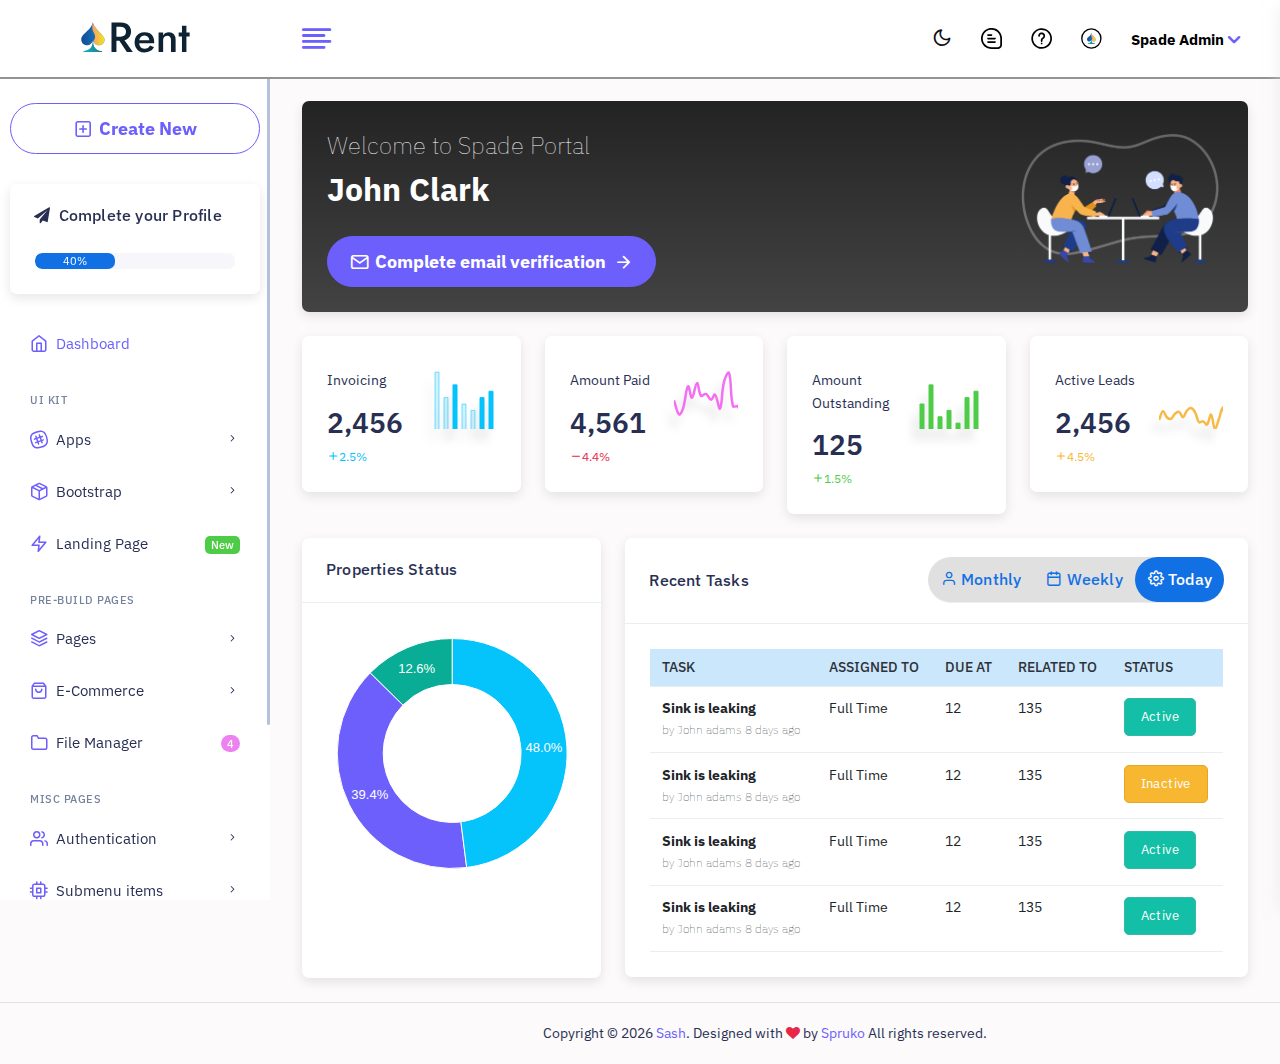
<file: HTML/sash/html/index.html>
<!doctype html>
<html lang="en" dir="ltr">

<head>

    <!-- META DATA -->
    <meta charset="UTF-8">
    <meta name='viewport' content='width=device-width, initial-scale=1.0, user-scalable=0'>
    <meta http-equiv="X-UA-Compatible" content="IE=edge">
    <meta name="description" content="Sash – Bootstrap 5  Admin & Dashboard Template">
    <meta name="author" content="Spruko Technologies Private Limited">
    <meta name="keywords"
        content="admin,admin dashboard,admin panel,admin template,bootstrap,clean,dashboard,flat,jquery,modern,responsive,premium admin templates,responsive admin,ui,ui kit.">

    <!-- FAVICON -->
    <link rel="shortcut icon" type="image/x-icon" href="../assets/images/brand/favicon.ico" />

    <!-- TITLE -->
    <title>Sash – Bootstrap 5 Admin & Dashboard Template </title>

    <!-- BOOTSTRAP CSS -->
    <link id="style" href="../assets/plugins/bootstrap/css/bootstrap.min.css" rel="stylesheet" />

    <!-- STYLE CSS -->
    <link href="../assets/css/style.css" rel="stylesheet" />
    <link href="../assets/css/dark-style.css" rel="stylesheet" />
    <link href="../assets/css/transparent-style.css" rel="stylesheet">
    <link href="../assets/css/skin-modes.css" rel="stylesheet" />

    <!--- FONT-ICONS CSS -->
    <link href="../assets/css/icons.css" rel="stylesheet" />

    <!-- COLOR SKIN CSS -->
    <link id="theme" rel="stylesheet" type="text/css" media="all" href="../assets/colors/color1.css" />
    <style>
        .border {
            border: 0px solid #e9edf4 !important;
            padding: 0.75rem;
            vertical-align: top;
            border: 1px solid #e9edf4;
        }

        .panel-body {
            padding: 0px;
        }
    </style>

</head>

<body class="app sidebar-mini ltr light-mode">

    <!-- GLOBAL-LOADER -->
    <div id="global-loader">
        <img src="../assets/images/loader.svg" class="loader-img" alt="Loader">
    </div>
    <!-- /GLOBAL-LOADER -->

    <!-- PAGE -->
    <div class="page">
        <div class="page-main">

            <!-- app-Header -->
            <div class="app-header header sticky">
                <div class="container-fluid main-container">
                    <div class="d-flex">
                        <a aria-label="Hide Sidebar" class="app-sidebar__toggle" data-bs-toggle="sidebar"
                            href="javascript:void(0)"></a>
                        <!-- sidebar-toggle-->
                        <a class="logo-horizontal " href="index.html">
                            <img src="../assets/images/brand/logo.png" class="header-brand-img desktop-logo" alt="logo">
                            <img src="../assets/images/brand/logo-3.png" class="header-brand-img light-logo1"
                                alt="logo">
                        </a>
                        <!-- LOGO -->
                        <!-- <div class="main-header-center ms-3 d-none d-lg-block">
                            <input type="text" class="form-control" id="typehead" placeholder="Search for results...">
                            <button class="btn px-0 pt-2"><i class="fe fe-search" aria-hidden="true"></i></button>
                        </div> -->
                        <div class="d-flex order-lg-2 ms-auto header-right-icons">
                            <!-- SEARCH -->
                            <button class="navbar-toggler navresponsive-toggler d-lg-none ms-auto" type="button"
                                data-bs-toggle="collapse" data-bs-target="#navbarSupportedContent-4"
                                aria-controls="navbarSupportedContent-4" aria-expanded="false"
                                aria-label="Toggle navigation">
                                <span class="navbar-toggler-icon fe fe-more-vertical"></span>
                            </button>
                            <div class="navbar navbar-collapse responsive-navbar p-0">
                                <div class="collapse navbar-collapse" id="navbarSupportedContent-4">
                                    <div class="d-flex order-lg-2">
                                        <!-- <div class="dropdown d-lg-none d-flex">
                                            <a href="javascript:void(0)" class="nav-link icon" data-bs-toggle="dropdown">
                                                <i class="fe fe-search"></i>
                                            </a>
                                            <div class="dropdown-menu header-search dropdown-menu-start">
                                                <div class="input-group w-100 p-2">
                                                    <input type="text" class="form-control" placeholder="Search....">
                                                    <div class="input-group-text btn btn-primary">
                                                        <i class="fa fa-search" aria-hidden="true"></i>
                                                    </div>
                                                </div>
                                            </div>
                                        </div> -->
                                        <!-- LOGO -->

                                        <!-- COUNTRY -->
                                        <div class="d-flex country">
                                            <a class="nav-link icon theme-layout nav-link-bg layout-setting">
                                                <span class="dark-layout text-dark"><i class="fe fe-moon"></i></span>
                                                <span class="light-layout"><i class="fe fe-sun"></i></span>
                                            </a>
                                        </div>


                                        <!-- 1 comments start  -->
                                        <div class="d-flex country">
                                            <img src="../assets\header-img\comment.svg" alt="profile-user"
                                                class="avatarr profile-user brroundd nav-link cover-image dark-layout">
                                        </div>
                                        <div class="d-flex country">
                                            <img src="../assets\header-img\comment-light.webp" alt="profile-user"
                                                class="avatarr profile-user nav-link brroundd cover-image light-layout">
                                        </div>
                                        <!-- 1 comments start  -->

                                        <!-- 2 comments start  -->
                                        <div class="d-flex country">
                                            <img src="../assets\header-img\question.svg" alt="profile-user"
                                                class="avatarr profile-user brroundd nav-link cover-image dark-layout">
                                        </div>
                                        <div class="d-flex country">
                                            <img src="../assets\header-img\question-light.webp" alt="profile-user"
                                                class="avatarr profile-user nav-link brroundd cover-image light-layout">
                                        </div>
                                        <!-- 2 comments start  -->

                                        <!-- 3 comments start  -->
                                        <div class="d-flex country">
                                            <img src="../assets\header-img\spade.svg" alt="profile-user"
                                                class="avatarr profile-user brroundd nav-link cover-image dark-layout">
                                        </div>
                                        <div class="d-flex country">
                                            <img src="../assets\header-img\circlels.png" alt="profile-user"
                                                class="avatarr profile-user nav-link brroundd cover-image light-layout">
                                        </div>
                                        <!-- 3 comments start  -->

                                        <!-- <div class="d-flex country">
                                            <a class="nav-link icon text-center" data-bs-target="#country-selector"
                                                data-bs-toggle="modal">
                                                <i class="fe fe-globe"></i><span
                                                    class="fs-16 ms-2 d-none d-xl-block">English</span>
                                            </a>
                                        </div> -->

                                        <!-- Theme-Layout -->
                                        <!-- <div class="dropdown  d-flex shopping-cart">
                                            <a class="nav-link icon text-center" data-bs-toggle="dropdown">
                                                <i class="fe fe-shopping-cart"></i><span class="badge bg-secondary header-badge">4</span>
                                            </a>
                                            <div class="dropdown-menu dropdown-menu-end dropdown-menu-arrow">
                                                <div class="drop-heading border-bottom">
                                                    <div class="d-flex">
                                                        <h6 class="mt-1 mb-0 fs-16 fw-semibold text-dark"> My Shopping Cart</h6>
                                                        <div class="ms-auto">
                                                            <span class="badge bg-danger-transparent header-badge text-danger fs-14">Hurry Up!</span>
                                                        </div>
                                                    </div>
                                                </div>
                                                <div class="header-dropdown-list message-menu">
                                                    <div class="dropdown-item d-flex p-4">
                                                        <a href="cart.html" class="open-file"></a>
                                                        <span
                                                            class="avatar avatar-xl br-5 me-3 align-self-center cover-image"
                                                            data-bs-image-src="../assets/images/pngs/4.jpg"></span>
                                                        <div class="wd-50p">
                                                            <h5 class="mb-1">Flower Pot for Home Decor</h5>
                                                            <span>Status: <span class="text-success">In Stock</span></span>
                                                            <p class="fs-13 text-muted mb-0">Quantity: 01</p>
                                                        </div>
                                                        <div class="ms-auto text-end d-flex fs-16">
                                                            <span class="fs-16 text-dark d-none d-sm-block px-4">
                                                                $438
                                                            </span>
                                                            <a href="javascript:void(0)" class="fs-16 btn p-0 cart-trash">
                                                                <i class="fe fe-trash-2 border text-danger brround d-block p-2"></i>
                                                            </a>
                                                        </div>
                                                    </div>
                                                    <div class="dropdown-item d-flex p-4">
                                                        <a href="cart.html" class="open-file"></a>
                                                        <span
                                                            class="avatar avatar-xl br-5 me-3 align-self-center cover-image"
                                                            data-bs-image-src="../assets/images/pngs/6.jpg"></span>
                                                        <div class="wd-50p">
                                                            <h5 class="mb-1">Black Digital Camera</h5>
                                                            <span>Status: <span class="text-danger">Out Stock</span></span>
                                                            <p class="fs-13 text-muted mb-0">Quantity: 06</p>
                                                        </div>
                                                        <div class="ms-auto text-end d-flex">
                                                            <span class="fs-16 text-dark d-none d-sm-block px-4">
                                                                $867
                                                            </span>
                                                            <a href="javascript:void(0)" class="fs-16 btn p-0 cart-trash">
                                                                <i class="fe fe-trash-2 border text-danger brround d-block p-2"></i>
                                                            </a>
                                                        </div>
                                                    </div>
                                                    <div class="dropdown-item d-flex p-4">
                                                        <a href="cart.html" class="open-file"></a>
                                                        <span
                                                            class="avatar avatar-xl br-5 me-3 align-self-center cover-image"
                                                            data-bs-image-src="../assets/images/pngs/8.jpg"></span>
                                                        <div class="wd-50p">
                                                            <h5 class="mb-1">Stylish Rockerz 255 Ear Pods</h5>
                                                            <span>Status: <span class="text-success">In Stock</span></span>
                                                            <p class="fs-13 text-muted mb-0">Quantity: 05</p>
                                                        </div>
                                                        <div class="ms-auto text-end d-flex">
                                                            <span class="fs-16 text-dark d-none d-sm-block px-4">
                                                                $323
                                                            </span>
                                                            <a href="javascript:void(0)" class="fs-16 btn p-0 cart-trash">
                                                                <i class="fe fe-trash-2 border text-danger brround d-block p-2"></i>
                                                            </a>
                                                        </div>
                                                    </div>
                                                    <div class="dropdown-item d-flex p-4">
                                                        <a href="cart.html" class="open-file"></a>
                                                        <span
                                                            class="avatar avatar-xl br-5 me-3 align-self-center cover-image"
                                                            data-bs-image-src="../assets/images/pngs/1.jpg"></span>
                                                        <div class="wd-50p">
                                                            <h5 class="mb-1">Women Party Wear Dress</h5>
                                                            <span>Status: <span class="text-success">In Stock</span></span>
                                                            <p class="fs-13 text-muted mb-0">Quantity: 05</p>
                                                        </div>
                                                        <div class="ms-auto text-end d-flex">
                                                            <span class="fs-16 text-dark d-none d-sm-block px-4">
                                                                $867
                                                            </span>
                                                            <a href="javascript:void(0)" class="fs-16 btn p-0 cart-trash">
                                                                <i class="fe fe-trash-2 border text-danger brround d-block p-2"></i>
                                                            </a>
                                                        </div>
                                                    </div>
                                                    <div class="dropdown-item d-flex p-4">
                                                        <a href="cart.html" class="open-file"></a>
                                                        <span
                                                            class="avatar avatar-xl br-5 me-3 align-self-center cover-image"
                                                            data-bs-image-src="../assets/images/pngs/3.jpg"></span>
                                                        <div class="wd-50p">
                                                            <h5 class="mb-1">Running Shoes for men</h5>
                                                            <span>Status: <span class="text-success">In Stock</span></span>
                                                            <p class="fs-13 text-muted mb-0">Quantity: 05</p>
                                                        </div>
                                                        <div class="ms-auto text-end d-flex">
                                                            <span class="fs-16 text-dark d-none d-sm-block px-4">
                                                                $456
                                                            </span>
                                                            <a href="javascript:void(0)" class="fs-16 btn p-0 cart-trash">
                                                                <i class="fe fe-trash-2 border text-danger brround d-block p-2"></i>
                                                            </a>
                                                        </div>
                                                    </div>
                                                </div>
                                                <div class="dropdown-divider m-0"></div>
                                                <div class="dropdown-footer">
                                                    <a class="btn btn-primary btn-pill w-sm btn-sm py-2" href="checkout.html"><i class="fe fe-check-circle"></i> Checkout</a>
                                                    <span class="float-end p-2 fs-17 fw-semibold">Total: $6789</span>
                                                </div>
                                            </div>
                                        </div> -->
                                        <!-- CART -->
                                        <!-- <div class="dropdown d-flex">
                                            <a class="nav-link icon full-screen-link nav-link-bg">
                                                <i class="fe fe-minimize fullscreen-button"></i>
                                            </a>
                                        </div> -->
                                        <!-- FULL-SCREEN -->
                                        <!-- <div class="dropdown  d-flex notifications">
                                            <a class="nav-link icon" data-bs-toggle="dropdown"><i
                                                    class="fe fe-bell"></i><span class=" pulse"></span>
                                            </a>
                                            <div class="dropdown-menu dropdown-menu-end dropdown-menu-arrow">
                                                <div class="drop-heading border-bottom">
                                                    <div class="d-flex">
                                                        <h6 class="mt-1 mb-0 fs-16 fw-semibold text-dark">Notifications
                                                        </h6>
                                                    </div>
                                                </div>
                                                <div class="notifications-menu">
                                                    <a class="dropdown-item d-flex" href="notify-list.html">
                                                        <div class="me-3 notifyimg  bg-primary brround box-shadow-primary">
                                                            <i class="fe fe-mail"></i>
                                                        </div>
                                                        <div class="mt-1 wd-80p">
                                                            <h5 class="notification-label mb-1">New Application received
                                                            </h5>
                                                            <span class="notification-subtext">3 days ago</span>
                                                        </div>
                                                    </a>
                                                    <a class="dropdown-item d-flex" href="notify-list.html">
                                                        <div class="me-3 notifyimg  bg-secondary brround box-shadow-secondary">
                                                            <i class="fe fe-check-circle"></i>
                                                        </div>
                                                        <div class="mt-1 wd-80p">
                                                            <h5 class="notification-label mb-1">Project has been
                                                                approved</h5>
                                                            <span class="notification-subtext">2 hours ago</span>
                                                        </div>
                                                    </a>
                                                    <a class="dropdown-item d-flex" href="notify-list.html">
                                                        <div class="me-3 notifyimg  bg-success brround box-shadow-success">
                                                            <i class="fe fe-shopping-cart"></i>
                                                        </div>
                                                        <div class="mt-1 wd-80p">
                                                            <h5 class="notification-label mb-1">Your Product Delivered
                                                            </h5>
                                                            <span class="notification-subtext">30 min ago</span>
                                                        </div>
                                                    </a>
                                                    <a class="dropdown-item d-flex" href="notify-list.html">
                                                        <div class="me-3 notifyimg bg-pink brround box-shadow-pink">
                                                            <i class="fe fe-user-plus"></i>
                                                        </div>
                                                        <div class="mt-1 wd-80p">
                                                            <h5 class="notification-label mb-1">Friend Requests</h5>
                                                            <span class="notification-subtext">1 day ago</span>
                                                        </div>
                                                    </a>
                                                </div>
                                                <div class="dropdown-divider m-0"></div>
                                                <a href="notify-list.html"
                                                    class="dropdown-item text-center p-3 text-muted">View all
                                                    Notification</a>
                                            </div>
                                        </div> -->
                                        <!-- NOTIFICATIONS -->
                                        <!-- <div class="dropdown  d-flex message">
                                            <a class="nav-link icon text-center" data-bs-toggle="dropdown">
                                                <i class="fe fe-message-square"></i><span class="pulse-danger"></span>
                                            </a>
                                            <div class="dropdown-menu dropdown-menu-end dropdown-menu-arrow">
                                                <div class="drop-heading border-bottom">
                                                    <div class="d-flex">
                                                        <h6 class="mt-1 mb-0 fs-16 fw-semibold text-dark">You have 5
                                                            Messages</h6>
                                                        <div class="ms-auto">
                                                            <a href="javascript:void(0)" class="text-muted p-0 fs-12">make all unread</a>
                                                        </div>
                                                    </div>
                                                </div>
                                                <div class="message-menu message-menu-scroll">
                                                    <a class="dropdown-item d-flex" href="chat.html">
                                                        <span
                                                            class="avatar avatar-md brround me-3 align-self-center cover-image"
                                                            data-bs-image-src="../assets/images/users/1.jpg"></span>
                                                        <div class="wd-90p">
                                                            <div class="d-flex">
                                                                <h5 class="mb-1">Peter Theil</h5>
                                                                <small class="text-muted ms-auto text-end">
                                                                    6:45 am
                                                                </small>
                                                            </div>
                                                            <span>Commented on file Guest list....</span>
                                                        </div>
                                                    </a>
                                                    <a class="dropdown-item d-flex" href="chat.html">
                                                        <span
                                                            class="avatar avatar-md brround me-3 align-self-center cover-image"
                                                            data-bs-image-src="../assets/images/users/15.jpg"></span>
                                                        <div class="wd-90p">
                                                            <div class="d-flex">
                                                                <h5 class="mb-1">Abagael Luth</h5>
                                                                <small class="text-muted ms-auto text-end">
                                                                    10:35 am
                                                                </small>
                                                            </div>
                                                            <span>New Meetup Started......</span>
                                                        </div>
                                                    </a>
                                                    <a class="dropdown-item d-flex" href="chat.html">
                                                        <span
                                                            class="avatar avatar-md brround me-3 align-self-center cover-image"
                                                            data-bs-image-src="../assets/images/users/12.jpg"></span>
                                                        <div class="wd-90p">
                                                            <div class="d-flex">
                                                                <h5 class="mb-1">Brizid Dawson</h5>
                                                                <small class="text-muted ms-auto text-end">
                                                                    2:17 pm
                                                                </small>
                                                            </div>
                                                            <span>Brizid is in the Warehouse...</span>
                                                        </div>
                                                    </a>
                                                    <a class="dropdown-item d-flex" href="chat.html">
                                                        <span
                                                            class="avatar avatar-md brround me-3 align-self-center cover-image"
                                                            data-bs-image-src="../assets/images/users/4.jpg"></span>
                                                        <div class="wd-90p">
                                                            <div class="d-flex">
                                                                <h5 class="mb-1">Shannon Shaw</h5>
                                                                <small class="text-muted ms-auto text-end">
                                                                    7:55 pm
                                                                </small>
                                                            </div>
                                                            <span>New Product Realease......</span>
                                                        </div>
                                                    </a>
                                                    <a class="dropdown-item d-flex" href="chat.html">
                                                        <span
                                                            class="avatar avatar-md brround me-3 align-self-center cover-image"
                                                            data-bs-image-src="../assets/images/users/3.jpg"></span>
                                                        <div class="wd-90p">
                                                            <div class="d-flex">
                                                                <h5 class="mb-1">Cherry Blossom</h5>
                                                                <small class="text-muted ms-auto text-end">
                                                                    7:55 pm
                                                                </small>
                                                            </div>
                                                            <span>You have appointment on......</span>
                                                        </div>
                                                    </a>

                                                </div>
                                                <div class="dropdown-divider m-0"></div>
                                                <a href="javascript:void(0)" class="dropdown-item text-center p-3 text-muted">See all
                                                    Messages</a>
                                            </div>
                                        </div> -->
                                        <!-- MESSAGE-BOX -->
                                        <!-- <div class="dropdown d-flex header-settings">
                                            <a href="javascript:void(0);" class="nav-link icon"
                                                data-bs-toggle="sidebar-right" data-target=".sidebar-right">
                                                <i class="fe fe-align-right"></i>
                                            </a>
                                        </div> -->
                                        <!-- SIDE-MENU -->
                                        <div class="dropdown d-flex profile-1 country">
                                            <a href="javascript:void(0)" data-bs-toggle="dropdown"
                                                class="nav-link leading-none d-flex">
                                                <!-- <img src="../assets/images/users/21.jpg" alt="profile-user"
                                                    class="avatar  profile-user brround cover-image"> -->
                                                <span class="side-menu__item dynamic-text-head"
                                                    style="padding: 10px 0px;">Spade Admin</span> <i
                                                    class="fe fe-chevron-down dark-mode"
                                                    style="font-size: 20px; font-weight: 800;"></i>
                                            </a>
                                            <div class="dropdown-menu dropdown-menu-end dropdown-menu-arrow">
                                                <div class="drop-heading">
                                                    <div class="text-center">
                                                        <h5 class="text-dark mb-0 fs-14 fw-semibold">Percy Kewshun</h5>
                                                        <small class="text-muted">Senior Admin</small>
                                                    </div>
                                                </div>
                                                <div class="dropdown-divider m-0"></div>
                                                <a class="dropdown-item" href="profile.html">
                                                    <i class="dropdown-icon fe fe-user"></i> Profile
                                                </a>
                                                <a class="dropdown-item" href="email-inbox.html">
                                                    <i class="dropdown-icon fe fe-mail"></i> Inbox
                                                    <span class="badge bg-danger rounded-pill float-end">5</span>
                                                </a>
                                                <a class="dropdown-item" href="lockscreen.html">
                                                    <i class="dropdown-icon fe fe-lock"></i> Lockscreen
                                                </a>
                                                <a class="dropdown-item" href="login.html">
                                                    <i class="dropdown-icon fe fe-alert-circle"></i> Sign out
                                                </a>
                                            </div>
                                        </div>
                                    </div>
                                </div>
                            </div>
                        </div>
                    </div>
                </div>
            </div>
            <!-- /app-Header -->

            <!--APP-SIDEBAR-->
            <div class="sticky">
                <div class="app-sidebar__overlay" data-bs-toggle="sidebar"></div>
                <div class="app-sidebar">
                    <div class="side-header">
                        <a class="header-brand1" href="index.html">
                            <img src="../assets/images/logo_white.png" class="header-brand-img desktop-logo" alt="logo">
                            <img src="../assets/images/logo_white.png" class="header-brand-img toggle-logo" alt="logo">
                            <img src="../assets/images/Artboard GÇô 1.svg" class="header-brand-img light-logo"
                                alt="logo">
                            <img src="../assets/images/Artboard GÇô 1.svg" class="header-brand-img light-logo1"
                                alt="logo">
                        </a>
                        <!-- LOGO -->
                    </div>
                    <div class="main-sidemenu">
                        <div class="slide-left disabled" id="slide-left"><svg xmlns="http://www.w3.org/2000/svg"
                                fill="#7b8191" width="24" height="24" viewBox="0 0 24 24">
                                <path d="M13.293 6.293 7.586 12l5.707 5.707 1.414-1.414L10.414 12l4.293-4.293z" />
                            </svg></div>
                        <ul class="side-menu">
                            <li class="sub-category">
                                <!-- <h3>Main</h3> -->
                            </li>
                            <li class="slide">
                                <a href="javascript:void(0)"
                                    class="btn btn-outline-primary btn-pill btn-xl w-100 create-btn"><i
                                        class="angle fe fe-plus-square create-btn-plus"></i>&nbsp;Create New</a>
                            </li>
                            <li class="slide">
                                <div class="card" style="box-shadow: rgba(0, 0, 0, 0.1) 0px 4px 12px;">
                                    <div class="card-header pb-0 border-bottom-0">
                                        <h3 class="card-title"><i class="fa fa-send mb-0"></i>&nbsp; Complete your
                                            Profile</h3>

                                    </div>
                                    <div class="card-body pt-0">
                                        <div class="progress progress-md mt-5">
                                            <div class="progress-bar bg-info" style="width: 40%;"> 40%</div>
                                        </div>
                                    </div>
                                </div>
                            </li>
                            <li class="slide">
                                <a class="side-menu__item has-link" data-bs-toggle="slide" href="index.html"><i
                                        class="side-menu__icon fe fe-home"></i><span
                                        class="side-menu__label">Dashboard</span></a>
                            </li>
                            <li class="sub-category">
                                <h3>UI Kit</h3>
                            </li>
                            <li class="slide">
                                <a class="side-menu__item" data-bs-toggle="slide" href="javascript:void(0)"><i
                                        class="side-menu__icon fe fe-slack"></i><span
                                        class="side-menu__label">Apps</span><i
                                        class="angle fe fe-chevron-right"></i></a>
                                <ul class="slide-menu">
                                    <li class="side-menu-label1"><a href="javascript:void(0)">Apps</a></li>
                                    <li><a href="cards.html" class="slide-item"> Cards design</a></li>
                                    <li><a href="calendar.html" class="slide-item"> Default calendar</a></li>
                                    <li><a href="calendar2.html" class="slide-item"> Full calendar</a></li>
                                    <li><a href="chat.html" class="slide-item"> Chat</a></li>
                                    <li><a href="notify.html" class="slide-item"> Notifications</a></li>
                                    <li><a href="sweetalert.html" class="slide-item"> Sweet alerts</a></li>
                                    <li><a href="rangeslider.html" class="slide-item"> Range slider</a></li>
                                    <li><a href="scroll.html" class="slide-item"> Content Scroll bar</a></li>
                                    <li><a href="loaders.html" class="slide-item"> Loaders</a></li>
                                    <li><a href="counters.html" class="slide-item"> Counters</a></li>
                                    <li><a href="rating.html" class="slide-item"> Rating</a></li>
                                    <li><a href="timeline.html" class="slide-item"> Timeline</a></li>
                                    <li><a href="treeview.html" class="slide-item"> Treeview</a></li>
                                    <li><a href="chart.html" class="slide-item"> Charts</a></li>
                                    <li><a href="footers.html" class="slide-item"> Footers</a></li>
                                    <li><a href="users-list.html" class="slide-item"> User List</a></li>
                                    <li><a href="search.html" class="slide-item">Search</a></li>
                                    <li><a href="crypto-currencies.html" class="slide-item"> Crypto-currencies</a></li>
                                    <li><a href="widgets.html" class="slide-item"> Widgets</a></li>
                                </ul>
                            </li>
                            <li class="slide">
                                <a class="side-menu__item" data-bs-toggle="slide" href="javascript:void(0)"><i
                                        class="side-menu__icon fe fe-package"></i><span
                                        class="side-menu__label">Bootstrap</span><i
                                        class="angle fe fe-chevron-right"></i></a>
                                <ul class="slide-menu mega-slide-menu">
                                    <li class="side-menu-label1"><a href="javascript:void(0)">Bootstrap</a></li>
                                    <div class="mega-menu">
                                        <div class="">
                                            <ul>
                                                <li><a href="alerts.html" class="slide-item"> Alerts</a></li>
                                                <li><a href="buttons.html" class="slide-item"> Buttons</a></li>
                                                <li><a href="colors.html" class="slide-item"> Colors</a></li>
                                                <li><a href="avatarsquare.html" class="slide-item"> Avatar Square</a>
                                                </li>
                                                <li><a href="avatar-radius.html" class="slide-item"> Avatar Radius</a>
                                                </li>
                                                <li><a href="avatar-round.html" class="slide-item"> Avatar Rounded</a>
                                                </li>
                                                <li><a href="dropdown.html" class="slide-item"> Dropdowns</a></li>
                                            </ul>
                                        </div>
                                        <div class="">
                                            <ul>
                                                <li><a href="listgroup.html" class="slide-item"> List Group</a></li>
                                                <li><a href="tags.html" class="slide-item"> Tags</a></li>
                                                <li><a href="pagination.html" class="slide-item"> Pagination</a></li>
                                                <li><a href="navigation.html" class="slide-item"> Navigation</a></li>
                                                <li><a href="typography.html" class="slide-item"> Typography</a></li>
                                                <li><a href="breadcrumbs.html" class="slide-item"> Breadcrumbs</a></li>
                                                <li><a href="badge.html" class="slide-item"> Badges / Pills</a></li>
                                            </ul>
                                        </div>
                                        <div class="">
                                            <ul>
                                                <li><a href="panels.html" class="slide-item"> Panels</a></li>
                                                <li><a href="thumbnails.html" class="slide-item"> Thumbnails</a></li>
                                                <li><a href="offcanvas.html" class="slide-item"> Offcanvas</a></li>
                                                <li><a href="toast.html" class="slide-item"> toast</a></li>
                                                <li><a href="scrollspy.html" class="slide-item"> Scrollspy</a></li>
                                                <li><a href="mediaobject.html" class="slide-item"> Media Object</a></li>
                                                <li><a href="accordion.html" class="slide-item"> Accordions </a></li>
                                            </ul>
                                        </div>
                                        <div class="">
                                            <ul>
                                                <li><a href="tabs.html" class="slide-item"> Tabs</a></li>
                                                <li><a href="modal.html" class="slide-item"> Modal</a></li>
                                                <li><a href="tooltipandpopover.html" class="slide-item"> Tooltip and
                                                        popover</a></li>
                                                <li><a href="progress.html" class="slide-item"> Progress</a></li>
                                                <li><a href="carousel.html" class="slide-item"> Carousels</a></li>
                                                <li><a href="ribbons.html" class="slide-item"> Ribbons</a></li>
                                            </ul>
                                        </div>
                                    </div>
                                </ul>
                            </li>
                            <li>
                                <a class="side-menu__item has-link" href="landing-page.html" target="_blank"><i
                                        class="side-menu__icon fe fe-zap"></i><span class="side-menu__label">Landing
                                        Page</span><span
                                        class="badge bg-green br-5 side-badge blink-text pb-1">New</span></a>
                            </li>
                            <li class="sub-category">
                                <h3>Pre-build Pages</h3>
                            </li>
                            <li class="slide">
                                <a class="side-menu__item" data-bs-toggle="slide" href="javascript:void(0)"><i
                                        class="side-menu__icon fe fe-layers"></i><span
                                        class="side-menu__label">Pages</span><i
                                        class="angle fe fe-chevron-right"></i></a>
                                <ul class="slide-menu">
                                    <li class="side-menu-label1"><a href="javascript:void(0)">Pages</a></li>
                                    <li><a href="profile.html" class="slide-item"> Profile</a></li>
                                    <li><a href="editprofile.html" class="slide-item"> Edit Profile</a></li>
                                    <li><a href="notify-list.html" class="slide-item"> Notifications List</a></li>
                                    <li><a href="email-compose.html" class="slide-item"> Mail-Compose</a></li>
                                    <li><a href="email-inbox.html" class="slide-item"> Mail-Inbox</a></li>
                                    <li><a href="email-read.html" class="slide-item"> Mail-Read</a></li>
                                    <li><a href="gallery.html" class="slide-item"> Gallery</a></li>
                                    <li class="sub-slide">
                                        <a class="sub-side-menu__item" data-bs-toggle="sub-slide"
                                            href="javascript:void(0)"><span class="sub-side-menu__label">Forms</span><i
                                                class="sub-angle fe fe-chevron-right"></i></a>
                                        <ul class="sub-slide-menu">
                                            <li><a href="form-elements.html" class="sub-slide-item"> Form Elements</a>
                                            </li>
                                            <li><a href="form-layouts.html" class="sub-slide-item"> Form Layouts</a>
                                            </li>
                                            <li><a href="form-advanced.html" class="sub-slide-item"> Form Advanced</a>
                                            </li>
                                            <li><a href="form-editor.html" class="sub-slide-item"> Form Editor</a></li>
                                            <li><a href="form-wizard.html" class="sub-slide-item"> Form Wizard</a></li>
                                            <li><a href="form-validation.html" class="sub-slide-item"> Form
                                                    Validation</a></li>
                                            <li><a href="form-input-spinners.html" class="sub-slide-item"> Form Input
                                                    Spinners</a></li>
                                        </ul>
                                    </li>
                                    <li class="sub-slide">
                                        <a class="sub-side-menu__item" data-bs-toggle="sub-slide"
                                            href="javascript:void(0)"><span class="sub-side-menu__label">Tables</span><i
                                                class="sub-angle fe fe-chevron-right"></i></a>
                                        <ul class="sub-slide-menu">
                                            <li><a href="tables.html" class="sub-slide-item">Default table</a></li>
                                            <li><a href="datatable.html" class="sub-slide-item"> Data Tables</a></li>
                                            <li><a href="edit-table.html" class="sub-slide-item"> Edit Tables</a></li>
                                            <li><a href="extension-tables.html" class="sub-slide-item"> Extension
                                                    Tables</a></li>
                                        </ul>
                                    </li>
                                    <li class="sub-slide">
                                        <a class="sub-side-menu__item" data-bs-toggle="sub-slide"
                                            href="javascript:void(0)"><span
                                                class="sub-side-menu__label">Extension</span><i
                                                class="sub-angle fe fe-chevron-right"></i></a>
                                        <ul class="sub-slide-menu">
                                            <li><a href="about.html" class="sub-slide-item"> About Company</a></li>
                                            <li><a href="services.html" class="sub-slide-item"> Services</a></li>
                                            <li><a href="faq.html" class="sub-slide-item"> FAQS</a></li>
                                            <li><a href="terms.html" class="sub-slide-item"> Terms</a></li>
                                            <li><a href="invoice.html" class="sub-slide-item"> Invoice</a></li>
                                            <li><a href="pricing.html" class="sub-slide-item"> Pricing Tables</a></li>
                                            <li><a href="settings.html" class="sub-slide-item"> Settings</a></li>
                                            <li><a href="blog.html" class="sub-slide-item"> Blog</a></li>
                                            <li><a href="blog-details.html" class="sub-slide-item"> Blog Details</a>
                                            </li>
                                            <li><a href="blog-post.html" class="sub-slide-item"> Blog Post</a></li>
                                            <li><a href="empty.html" class="sub-slide-item"> Empty Page</a></li>
                                            <li><a href="construction.html" class="sub-slide-item"> Under
                                                    Construction</a></li>
                                        </ul>
                                    </li>
                                    <li><a href="switcher-1.html" class="slide-item"> Switcher</a></li>
                                </ul>
                            </li>
                            <li class="slide">
                                <a class="side-menu__item" data-bs-toggle="slide" href="javascript:void(0)"><i
                                        class="side-menu__icon fe fe-shopping-bag"></i><span
                                        class="side-menu__label">E-Commerce</span><i
                                        class="angle fe fe-chevron-right"></i></a>
                                <ul class="slide-menu">
                                    <li class="side-menu-label1"><a href="javascript:void(0)">E-Commerce</a></li>
                                    <li><a href="shop.html" class="slide-item"> Shop</a></li>
                                    <li><a href="shop-description.html" class="slide-item"> Product Details</a></li>
                                    <li><a href="cart.html" class="slide-item"> Shopping Cart</a></li>
                                    <li><a href="add-product.html" class="slide-item"> Add Product</a></li>
                                    <li><a href="wishlist.html" class="slide-item"> Wishlist</a></li>
                                    <li><a href="checkout.html" class="slide-item"> Checkout</a></li>
                                </ul>
                            </li>
                            <li class="slide">
                                <a class="side-menu__item" data-bs-toggle="slide" href="javascript:void(0)"><i
                                        class="side-menu__icon fe fe-folder"></i><span class="side-menu__label">File
                                        Manager</span><span class="badge bg-pink side-badge">4</span><i
                                        class="angle fe fe-chevron-right hor-angle"></i></a>
                                <ul class="slide-menu">
                                    <li class="side-menu-label1"><a href="javascript:void(0)">File Manager</a></li>
                                    <li><a href="file-manager.html" class="slide-item"> File Manager</a></li>
                                    <li><a href="filemanager-list.html" class="slide-item"> File Manager List</a></li>
                                    <li><a href="filemanager-details.html" class="slide-item"> File Details</a></li>
                                    <li><a href="file-attachments.html" class="slide-item"> File Attachments</a></li>
                                </ul>
                            </li>
                            <li class="sub-category">
                                <h3>Misc Pages</h3>
                            </li>
                            <li class="slide">
                                <a class="side-menu__item" data-bs-toggle="slide" href="javascript:void(0)"><i
                                        class="side-menu__icon fe fe-users"></i><span
                                        class="side-menu__label">Authentication</span><i
                                        class="angle fe fe-chevron-right"></i></a>
                                <ul class="slide-menu">
                                    <li class="side-menu-label1"><a href="javascript:void(0)">Authentication</a></li>
                                    <li><a href="login.html" class="slide-item"> Login</a></li>
                                    <li><a href="register.html" class="slide-item"> Register</a></li>
                                    <li><a href="forgot-password.html" class="slide-item"> Forgot Password</a></li>
                                    <li><a href="lockscreen.html" class="slide-item"> Lock screen</a></li>
                                    <li class="sub-slide">
                                        <a class="sub-side-menu__item" data-bs-toggle="sub-slide"
                                            href="javascript:void(0)"><span class="sub-side-menu__label">Error
                                                Pages</span><i class="sub-angle fe fe-chevron-right"></i></a>
                                        <ul class="sub-slide-menu">
                                            <li><a href="400.html" class="sub-slide-item"> 400</a></li>
                                            <li><a href="401.html" class="sub-slide-item"> 401</a></li>
                                            <li><a href="403.html" class="sub-slide-item"> 403</a></li>
                                            <li><a href="404.html" class="sub-slide-item"> 404</a></li>
                                            <li><a href="500.html" class="sub-slide-item"> 500</a></li>
                                            <li><a href="503.html" class="sub-slide-item"> 503</a></li>
                                        </ul>
                                    </li>
                                </ul>
                            </li>
                            <li class="slide">
                                <a class="side-menu__item" data-bs-toggle="slide" href="javascript:void(0)">
                                    <i class="side-menu__icon fe fe-cpu"></i>
                                    <span class="side-menu__label">Submenu items</span><i
                                        class="angle fe fe-chevron-right"></i></a>
                                <ul class="slide-menu">
                                    <li class="side-menu-label1"><a href="javascript:void(0)">Submenu items</a></li>
                                    <li><a href="javascript:void(0)" class="slide-item">Submenu-1</a></li>
                                    <li class="sub-slide">
                                        <a class="sub-side-menu__item" data-bs-toggle="sub-slide"
                                            href="javascript:void(0)"><span
                                                class="sub-side-menu__label">Submenu-2</span><i
                                                class="sub-angle fe fe-chevron-right"></i></a>
                                        <ul class="sub-slide-menu">
                                            <li><a class="sub-slide-item" href="javascript:void(0)">Submenu-2.1</a></li>
                                            <li><a class="sub-slide-item" href="javascript:void(0)">Submenu-2.2</a></li>
                                            <li class="sub-slide2">
                                                <a class="sub-side-menu__item2" href="javascript:void(0)"
                                                    data-bs-toggle="sub-slide2"><span
                                                        class="sub-side-menu__label2">Submenu-2.3</span><i
                                                        class="sub-angle2 fe fe-chevron-right"></i></a>
                                                <ul class="sub-slide-menu2">
                                                    <li><a href="javascript:void(0)"
                                                            class="sub-slide-item2">Submenu-2.3.1</a></li>
                                                    <li><a href="javascript:void(0)"
                                                            class="sub-slide-item2">Submenu-2.3.2</a></li>
                                                    <li><a href="javascript:void(0)"
                                                            class="sub-slide-item2">Submenu-2.3.3</a></li>
                                                </ul>
                                            </li>
                                            <li><a class="sub-slide-item" href="javascript:void(0)">Submenu-2.4</a></li>
                                            <li><a class="sub-slide-item" href="javascript:void(0)">Submenu-2.5</a></li>
                                        </ul>
                                    </li>
                                </ul>
                            </li>
                            <li class="sub-category">
                                <h3>General</h3>
                            </li>
                            <li class="slide">
                                <a class="side-menu__item" data-bs-toggle="slide" href="javascript:void(0)"><i
                                        class="side-menu__icon fe fe-map-pin"></i><span
                                        class="side-menu__label">Maps</span><i
                                        class="angle fe fe-chevron-right"></i></a>
                                <ul class="slide-menu">
                                    <li class="side-menu-label1"><a href="javascript:void(0)">Maps</a></li>
                                    <li><a href="maps1.html" class="slide-item">Leaflet Maps</a></li>
                                    <li><a href="maps2.html" class="slide-item">Mapel Maps</a></li>
                                    <li><a href="maps.html" class="slide-item">Vector Maps</a></li>
                                </ul>
                            </li>
                            <li class="slide">
                                <a class="side-menu__item" data-bs-toggle="slide" href="javascript:void(0)"><i
                                        class="side-menu__icon fe fe-bar-chart-2"></i><span
                                        class="side-menu__label">Charts</span><span
                                        class="badge bg-secondary side-badge">6</span><i
                                        class="angle fe fe-chevron-right hor-angle"></i></a>
                                <ul class="slide-menu">
                                    <li class="side-menu-label1"><a href="javascript:void(0)">Charts</a></li>
                                    <li><a href="chart-chartist.html" class="slide-item">Chart Js</a></li>
                                    <li><a href="chart-flot.html" class="slide-item"> Flot Charts</a></li>
                                    <li><a href="chart-echart.html" class="slide-item"> ECharts</a></li>
                                    <li><a href="chart-morris.html" class="slide-item"> Morris Charts</a></li>
                                    <li><a href="chart-nvd3.html" class="slide-item"> Nvd3 Charts</a></li>
                                    <li><a href="charts.html" class="slide-item"> C3 Bar Charts</a></li>
                                    <li><a href="chart-line.html" class="slide-item"> C3 Line Charts</a></li>
                                    <li><a href="chart-donut.html" class="slide-item"> C3 Donut Charts</a></li>
                                    <li><a href="chart-pie.html" class="slide-item"> C3 Pie charts</a></li>
                                </ul>
                            </li>
                            <li class="slide">
                                <a class="side-menu__item" data-bs-toggle="slide" href="javascript:void(0)"><i
                                        class="side-menu__icon fe fe-wind"></i><span
                                        class="side-menu__label">Icons</span><i
                                        class="angle fe fe-chevron-right"></i></a>
                                <ul class="slide-menu">
                                    <li class="side-menu-label1"><a href="javascript:void(0)">Icons</a></li>
                                    <li><a href="icons.html" class="slide-item"> Font Awesome</a></li>
                                    <li><a href="icons2.html" class="slide-item"> Material Design Icons</a></li>
                                    <li><a href="icons3.html" class="slide-item"> Simple Line Icons</a></li>
                                    <li><a href="icons4.html" class="slide-item"> Feather Icons</a></li>
                                    <li><a href="icons5.html" class="slide-item"> Ionic Icons</a></li>
                                    <li><a href="icons6.html" class="slide-item"> Flag Icons</a></li>
                                    <li><a href="icons7.html" class="slide-item"> pe7 Icons</a></li>
                                    <li><a href="icons8.html" class="slide-item"> Themify Icons</a></li>
                                    <li><a href="icons9.html" class="slide-item">Typicons Icons</a></li>
                                    <li><a href="icons10.html" class="slide-item">Weather Icons</a></li>
                                    <li><a href="icons11.html" class="slide-item">Bootstrap Icons</a></li>
                                </ul>
                            </li>
                        </ul>
                        <div class="slide-right" id="slide-right"><svg xmlns="http://www.w3.org/2000/svg" fill="#7b8191"
                                width="24" height="24" viewBox="0 0 24 24">
                                <path d="M10.707 17.707 16.414 12l-5.707-5.707-1.414 1.414L13.586 12l-4.293 4.293z" />
                            </svg></div>
                    </div>
                </div>
                <!--/APP-SIDEBAR-->
            </div>

            <!--app-content open-->
            <div class="main-content app-content mt-0">
                <div class="side-app">

                    <!-- CONTAINER -->
                    <div class="main-container container-fluid">

                        <!-- PAGE-HEADER -->
                        <!-- <div class="page-header">
                            <h1 class="page-title">Dashboard 01</h1>
                            <div>
                                <ol class="breadcrumb">
                                    <li class="breadcrumb-item"><a href="javascript:void(0)">Home</a></li>
                                    <li class="breadcrumb-item active" aria-current="page">Dashboard 01</li>
                                </ol>
                            </div>
                        </div> -->

                        <div class="card mt-5" style="background: linear-gradient(180deg, #232323 0%, #434343 100%);">
                            <div class="card-body">
                                <div class="row">
                                    <div class="col-lg-9">
                                        <h3 class="page-titlee text-white"
                                            style="font-weight: 100; margin-bottom: 0px;">Welcome to Spade Portal</h3>
                                        <h1 class="page-titlee text-white" style="font-weight: 700;">John Clark</h1>
                                        <a href="javascript:void(0)"
                                            class="btn btn-primary btn-pill btn-xl email-verification-btn"><i
                                                class="angle fe fe-mail create-btn-plus"></i>&nbsp;Complete email
                                            verification &nbsp; <i
                                                class="angle fe fe-arrow-right create-btn-plus"></i></a>
                                    </div>
                                    <div class="col-lg-3">
                                        <img src="../assets/header-img/Group1.png" alt="">
                                    </div>
                                </div>

                            </div>
                        </div>
                        <!-- PAGE-HEADER END -->

                        <!-- ROW-1 -->
                        <div class="row">
                            <div class="col-lg-12 col-md-12 col-sm-12 col-xl-12">
                                <div class="row">
                                    <div class="col-lg-6 col-md-6 col-sm-12 col-xl-3">
                                        <div class="card overflow-hidden">
                                            <div class="card-body">
                                                <div class="d-flex">
                                                    <div class="mt-2">
                                                        <h6 class="">Invoicing</h6>
                                                        <h2 class="mb-0 number-font">2,456</h2>
                                                    </div>
                                                    <div class="ms-auto">
                                                        <div class="chart-wrapper mt-1">
                                                            <canvas id="saleschart"
                                                                class="h-8 w-9 chart-dropshadow"></canvas>
                                                        </div>
                                                    </div>
                                                </div>
                                                <span class="text-muted fs-12"><span class="text-secondary"><i
                                                            class="fe fe-plus  text-secondary"></i>2.5%
                                            </div>
                                        </div>
                                    </div>
                                    <div class="col-lg-6 col-md-6 col-sm-12 col-xl-3">
                                        <div class="card overflow-hidden">
                                            <div class="card-body">
                                                <div class="d-flex">
                                                    <div class="mt-2">
                                                        <h6 class="">Amount Paid</h6>
                                                        <h2 class="mb-0 number-font">4,561</h2>
                                                    </div>
                                                    <div class="ms-auto">
                                                        <div class="chart-wrapper mt-1">
                                                            <canvas id="leadschart"
                                                                class="h-8 w-9 chart-dropshadow"></canvas>
                                                        </div>
                                                    </div>
                                                </div>
                                                <span class="text-muted fs-12"><span class="text-danger"><i
                                                            class="fe fe-minus text-danger"></i>4.4%
                                            </div>
                                        </div>
                                    </div>
                                    <div class="col-lg-6 col-md-6 col-sm-12 col-xl-3">
                                        <div class="card overflow-hidden">
                                            <div class="card-body">
                                                <div class="d-flex">
                                                    <div class="mt-2">
                                                        <h6 class="">Amount Outstanding</h6>
                                                        <h2 class="mb-0 number-font">125</h2>
                                                    </div>
                                                    <div class="ms-auto">
                                                        <div class="chart-wrapper mt-1">
                                                            <canvas id="profitchart"
                                                                class="h-8 w-9 chart-dropshadow"></canvas>
                                                        </div>
                                                    </div>
                                                </div>
                                                <span class="text-muted fs-12"><span class="text-green"><i
                                                            class="fe fe-plus text-green"></i>1.5%
                                            </div>
                                        </div>
                                    </div>
                                    <div class="col-lg-6 col-md-6 col-sm-12 col-xl-3">
                                        <div class="card overflow-hidden">
                                            <div class="card-body">
                                                <div class="d-flex">
                                                    <div class="mt-2">
                                                        <h6 class="">Active Leads</h6>
                                                        <h2 class="mb-0 number-font">2,456</h2>
                                                    </div>
                                                    <div class="ms-auto">
                                                        <div class="chart-wrapper mt-1">
                                                            <canvas id="costchart"
                                                                class="h-8 w-9 chart-dropshadow"></canvas>
                                                        </div>
                                                    </div>
                                                </div>
                                                <span class="text-muted fs-12"><span class="text-warning"><i
                                                            class="fe fe-plus text-warning"></i>4.5%
                                            </div>
                                        </div>
                                    </div>
                                </div>
                            </div>
                        </div>
                        <!-- ROW-1 END -->

                        <!-- ROW-2 -->
                        <div class="row">
                            <div class="col-lg-4 col-md-12">
                                <div class="card" style="height: 440px;">
                                    <div class="card-header">
                                        <h3 class="card-title">Properties Status</h3>
                                    </div>
                                    <div class="card-body">
                                        <div id="chart-donut" class="chartsh"></div>
                                    </div>
                                </div>
                            </div>
                            <!-- COL END -->

                            <div class="col-xl-8">
                                <div class="card">
                                    <div class="card-header" style="display: flex; justify-content: space-between;">
                                        <h2 class="card-title">Recent Tasks</h2>
                                        <div class="tab-menu-heading float-right"
                                            style="background-color: #e0e0e0; border-radius: 30px;">
                                            <div class="tabs-menu">
                                                <!-- Tabs -->
                                                <ul class="nav panel-tabs panel-info">
                                                    <li><a href="#tab23" data-bs-toggle="tab"><span><i
                                                                    class="fe fe-user me-1"></i></span>Monthly</a></li>
                                                    <li><a href="#tab22" data-bs-toggle="tab"><span><i
                                                                    class="fe fe-calendar me-1"></i></span>Weekly</a>
                                                    </li>
                                                    <li><a href="#tab21" class="active" data-bs-toggle="tab"><span><i
                                                                    class="fe fe-settings me-1"></i></span>Today</a>
                                                    </li>
                                                </ul>
                                            </div>
                                        </div>
                                    </div>
                                    <div class="card-body">
                                        <div class="panel panel-primary">

                                            <div class="panel-body tabs-menu-body">
                                                <div class="tab-content">
                                                    <div class="tab-pane active" id="tab21">
                                                        <div class="table-responsive">
                                                            <table
                                                                class="table border text-nowrap text-md-nowrap table-hover mb-0">
                                                                <thead class="table-info">
                                                                    <tr>
                                                                        <th>Task</th>
                                                                        <th>Assigned To</th>
                                                                        <th>Due At</th>
                                                                        <th>Related To</th>
                                                                        <th>Status</th>
                                                                    </tr>
                                                                </thead>
                                                                <tbody>
                                                                    <tr>
                                                                        <td><b>Sink is leaking</b> <br>
                                                                            <span class="td-span">by John adams 8 days
                                                                                ago</span>
                                                                        </td>
                                                                        <td>Full Time</td>
                                                                        <td>12</td>
                                                                        <td>135</td>
                                                                        <td><button class="btn btn-success">
                                                                                Active</button></td>
                                                                    </tr>
                                                                    <tr>
                                                                        <td><b>Sink is leaking</b> <br>
                                                                            <span class="td-span">by John adams 8 days
                                                                                ago</span>
                                                                        </td>
                                                                        <td>Full Time</td>
                                                                        <td>12</td>
                                                                        <td>135</td>
                                                                        <td><button class="btn btn-warning">
                                                                                Inactive</button></td>
                                                                    </tr>
                                                                    <tr>
                                                                        <td><b>Sink is leaking</b> <br>
                                                                            <span class="td-span">by John adams 8 days
                                                                                ago</span>
                                                                        </td>
                                                                        <td>Full Time</td>
                                                                        <td>12</td>
                                                                        <td>135</td>
                                                                        <td><button class="btn btn-success">
                                                                                Active</button></td>
                                                                    </tr>
                                                                    <tr>
                                                                        <td><b>Sink is leaking</b> <br>
                                                                            <span class="td-span">by John adams 8 days
                                                                                ago</span>
                                                                        </td>
                                                                        <td>Full Time</td>
                                                                        <td>12</td>
                                                                        <td>135</td>
                                                                        <td><button class="btn btn-success">
                                                                                Active</button></td>
                                                                    </tr>
                                                                   
                                                                </tbody>
                                                            </table>
                                                        </div>
                                                    </div>

                                                    <div class="tab-pane" id="tab22">
                                                        <div class="table-responsive">
                                                            <table
                                                                class="table border text-nowrap text-md-nowrap table-hover mb-0">
                                                                <thead class="table-info">
                                                                    <tr>
                                                                        <th>Task</th>
                                                                        <th>Assigned To</th>
                                                                        <th>Due At</th>
                                                                        <th>Related To</th>
                                                                        <th>Status</th>
                                                                    </tr>
                                                                </thead>
                                                                <tbody>
                                                                    <tr>
                                                                        <td><b>Electricity Problems</b> <br>
                                                                            <span class="td-span">by John adams 8 days
                                                                                ago</span>
                                                                        </td>
                                                                        <td>Full Time</td>
                                                                        <td>12</td>
                                                                        <td>135</td>
                                                                        <td><button class="btn btn-success">
                                                                                Active</button></td>
                                                                    </tr>
                                                                    <tr>
                                                                        <td><b>Sink is leaking</b> <br>
                                                                            <span class="td-span">by John adams 8 days
                                                                                ago</span>
                                                                        </td>
                                                                        <td>Full Time</td>
                                                                        <td>12</td>
                                                                        <td>135</td>
                                                                        <td><button class="btn btn-warning">
                                                                                Inactive</button></td>
                                                                    </tr>
                                                                    <tr>
                                                                        <td><b>Sink is leaking</b> <br>
                                                                            <span class="td-span">by John adams 8 days
                                                                                ago</span>
                                                                        </td>
                                                                        <td>Full Time</td>
                                                                        <td>12</td>
                                                                        <td>135</td>
                                                                        <td><button class="btn btn-success">
                                                                                Active</button></td>
                                                                    </tr>
                                                                </tbody>
                                                            </table>
                                                        </div>
                                                    </div>

                                                    <div class="tab-pane" id="tab23">
                                                        <div class="table-responsive">
                                                            <table
                                                                class="table border text-nowrap text-md-nowrap table-hover mb-0">
                                                                <thead class="table-info">
                                                                    <tr>
                                                                        <th>Task</th>
                                                                        <th>Assigned To</th>
                                                                        <th>Due At</th>
                                                                        <th>Related To</th>
                                                                        <th>Status</th>
                                                                    </tr>
                                                                </thead>
                                                                <tbody>
                                                                    <tr>
                                                                        <td><b>Leakage</b> <br>
                                                                            <span class="td-span">by John adams 8 days
                                                                                ago</span>
                                                                        </td>
                                                                        <td>Full Time</td>
                                                                        <td>12</td>
                                                                        <td>135</td>
                                                                        <td><button class="btn btn-success">
                                                                                Active</button></td>
                                                                    </tr>
                                                                    <tr>
                                                                        <td><b>Sink is leaking</b> <br>
                                                                            <span class="td-span">by John adams 8 days
                                                                                ago</span>
                                                                        </td>
                                                                        <td>Full Time</td>
                                                                        <td>12</td>
                                                                        <td>135</td>
                                                                        <td><button class="btn btn-warning">
                                                                                Inactive</button></td>
                                                                    </tr>
                                                                    <tr>
                                                                        <td><b>Sink is leaking</b> <br>
                                                                            <span class="td-span">by John adams 8 days
                                                                                ago</span>
                                                                        </td>
                                                                        <td>Full Time</td>
                                                                        <td>12</td>
                                                                        <td>135</td>
                                                                        <td><button class="btn btn-success">
                                                                                Active</button></td>
                                                                    </tr>
                                                                </tbody>
                                                            </table>
                                                        </div>
                                                    </div>
</div>
                                                </div>
                                            </div>
                                        </div>
                                    </div>
                                </div>
                            </div>
                            <!-- COL-END -->
                        </div>
                        <!-- ROW-2 END -->



                                          
                                                <div class="card-body pb-0 bg-recentorder" style="display: none;">
                                                    <h3 class="card-title text-white">Recent Orders</h3>
                                                    <div class="chartjs-wrapper-demo">
                                                        <canvas id="recentorders" class="chart-dropshadow"></canvas>
                                                    </div>
                                                </div>
                                                <div id="flotback-chart" class="flot-background" style="display: none;"></div>

                    </div>
                    <!-- CONTAINER END -->
                </div>
            </div>
            <!--app-content close-->

        </div>

        <!-- Sidebar-right -->
        <div class="sidebar sidebar-right sidebar-animate">
            <div class="panel panel-primary card mb-0 shadow-none border-0">
                <div class="tab-menu-heading border-0 d-flex p-3">
                    <div class="card-title mb-0"><i class="fe fe-bell me-2"></i><span
                            class=" pulse"></span>Notifications</div>
                    <div class="card-options ms-auto">
                        <a href="javascript:void(0);" class="sidebar-icon text-end float-end me-3 mb-1"
                            data-bs-toggle="sidebar-right" data-target=".sidebar-right"><i
                                class="fe fe-x text-white"></i></a>
                    </div>
                </div>
                <div class="panel-body tabs-menu-body latest-tasks p-0 border-0">
                    <div class="tabs-menu border-bottom">
                        <!-- Tabs -->
                        <ul class="nav panel-tabs">
                            <li class=""><a href="#side1" class="active" data-bs-toggle="tab"><i
                                        class="fe fe-settings me-1"></i>Feeds</a></li>
                            <li><a href="#side2" data-bs-toggle="tab"><i class="fe fe-message-circle"></i> Chat</a></li>
                            <li><a href="#side3" data-bs-toggle="tab"><i class="fe fe-anchor me-1"></i>Timeline</a></li>
                        </ul>
                    </div>
                    <div class="tab-content">
                        <div class="tab-pane active" id="side1">
                            <div class="p-3 fw-semibold ps-5">Feeds</div>
                            <div class="card-body pt-2">
                                <div class="browser-stats">
                                    <div class="row mb-4">
                                        <div class="col-sm-2 mb-sm-0 mb-3">
                                            <span class="feeds avatar-circle brround bg-primary-transparent"><i
                                                    class="fe fe-user text-primary"></i></span>
                                        </div>
                                        <div class="col-sm-10 ps-sm-0">
                                            <div class="d-flex align-items-end justify-content-between ms-2">
                                                <h6 class="">New user registered</h6>
                                                <div>
                                                    <a href="javascript:void(0)"><i class="fe fe-settings me-1"></i></a>
                                                    <a href="javascript:void(0)"><i class="fe fe-x"></i></a>
                                                </div>
                                            </div>
                                        </div>
                                    </div>
                                    <div class="row mb-4">
                                        <div class="col-sm-2 mb-sm-0 mb-3">
                                            <span
                                                class="feeds avatar-circle avatar-circle-secondary brround bg-secondary-transparent"><i
                                                    class="fe fe-shopping-cart text-secondary"></i></span>
                                        </div>
                                        <div class="col-sm-10 ps-sm-0">
                                            <div class="d-flex align-items-end justify-content-between ms-2">
                                                <h6 class="">New order delivered</h6>
                                                <div>
                                                    <a href="javascript:void(0)"><i class="fe fe-settings me-1"></i></a>
                                                    <a href="javascript:void(0)"><i class="fe fe-x"></i></a>
                                                </div>
                                            </div>
                                        </div>
                                    </div>
                                    <div class="row mb-4">
                                        <div class="col-sm-2 mb-sm-0 mb-3">
                                            <span
                                                class="feeds avatar-circle avatar-circle-danger brround bg-danger-transparent"><i
                                                    class="fe fe-bell text-danger"></i></span>
                                        </div>
                                        <div class="col-sm-10 ps-sm-0">
                                            <div class="d-flex align-items-end justify-content-between ms-2">
                                                <h6 class="">You have pending tasks</h6>
                                                <div>
                                                    <a href="javascript:void(0)"><i class="fe fe-settings me-1"></i></a>
                                                    <a href="javascript:void(0)"><i class="fe fe-x"></i></a>
                                                </div>
                                            </div>
                                        </div>
                                    </div>
                                    <div class="row mb-4">
                                        <div class="col-sm-2 mb-sm-0 mb-3">
                                            <span
                                                class="feeds avatar-circle avatar-circle-warning brround bg-warning-transparent"><i
                                                    class="fe fe-gitlab text-warning"></i></span>
                                        </div>
                                        <div class="col-sm-10 ps-sm-0">
                                            <div class="d-flex align-items-end justify-content-between ms-2">
                                                <h6 class="">New version arrived</h6>
                                                <div>
                                                    <a href="javascript:void(0)"><i class="fe fe-settings me-1"></i></a>
                                                    <a href="javascript:void(0)"><i class="fe fe-x"></i></a>
                                                </div>
                                            </div>
                                        </div>
                                    </div>
                                    <div class="row mb-4">
                                        <div class="col-sm-2 mb-sm-0 mb-3">
                                            <span
                                                class="feeds avatar-circle avatar-circle-pink brround bg-pink-transparent"><i
                                                    class="fe fe-database text-pink"></i></span>
                                        </div>
                                        <div class="col-sm-10 ps-sm-0">
                                            <div class="d-flex align-items-end justify-content-between ms-2">
                                                <h6 class="">Server #1 overloaded</h6>
                                                <div>
                                                    <a href="javascript:void(0)"><i class="fe fe-settings me-1"></i></a>
                                                    <a href="javascript:void(0)"><i class="fe fe-x"></i></a>
                                                </div>
                                            </div>
                                        </div>
                                    </div>
                                    <div class="row">
                                        <div class="col-sm-2 mb-sm-0 mb-3">
                                            <span
                                                class="feeds avatar-circle avatar-circle-info brround bg-info-transparent"><i
                                                    class="fe fe-check-circle text-info"></i></span>
                                        </div>
                                        <div class="col-sm-10 ps-sm-0">
                                            <div class="d-flex align-items-end justify-content-between ms-2">
                                                <h6 class="">New project launched</h6>
                                                <div>
                                                    <a href="javascript:void(0)"><i class="fe fe-settings me-1"></i></a>
                                                    <a href="javascript:void(0)"><i class="fe fe-x"></i></a>
                                                </div>
                                            </div>
                                        </div>
                                    </div>
                                </div>
                            </div>
                            <div class="p-3 fw-semibold ps-5">Settings</div>
                            <div class="card-body pt-2">
                                <div class="browser-stats">
                                    <div class="row mb-4">
                                        <div class="col-sm-2 mb-sm-0 mb-3">
                                            <span class="feeds avatar-circle brround bg-primary-transparent"><i
                                                    class="fe fe-settings text-primary"></i></span>
                                        </div>
                                        <div class="col-sm-10 ps-sm-0">
                                            <div class="d-flex align-items-end justify-content-between ms-2">
                                                <h6 class="">General Settings</h6>
                                                <div>
                                                    <a href="javascript:void(0)"><i class="fe fe-settings me-1"></i></a>
                                                </div>
                                            </div>
                                        </div>
                                    </div>
                                    <div class="row mb-4">
                                        <div class="col-sm-2 mb-sm-0 mb-3">
                                            <span
                                                class="feeds avatar-circle avatar-circle-secondary brround bg-secondary-transparent"><i
                                                    class="fe fe-map-pin text-secondary"></i></span>
                                        </div>
                                        <div class="col-sm-10 ps-sm-0">
                                            <div class="d-flex align-items-end justify-content-between ms-2">
                                                <h6 class="">Map Settings</h6>
                                                <div>
                                                    <a href="javascript:void(0)"><i class="fe fe-settings me-1"></i></a>
                                                </div>
                                            </div>
                                        </div>
                                    </div>
                                    <div class="row mb-4">
                                        <div class="col-sm-2 mb-sm-0 mb-3">
                                            <span
                                                class="feeds avatar-circle avatar-circle-danger brround bg-danger-transparent"><i
                                                    class="fe fe-headphones text-danger"></i></span>
                                        </div>
                                        <div class="col-sm-10 ps-sm-0">
                                            <div class="d-flex align-items-end justify-content-between ms-2">
                                                <h6 class="">Support Settings</h6>
                                                <div>
                                                    <a href="javascript:void(0)"><i class="fe fe-settings me-1"></i></a>
                                                </div>
                                            </div>
                                        </div>
                                    </div>
                                    <div class="row mb-4">
                                        <div class="col-sm-2 mb-sm-0 mb-3">
                                            <span
                                                class="feeds avatar-circle avatar-circle-warning brround bg-warning-transparent"><i
                                                    class="fe fe-credit-card text-warning"></i></span>
                                        </div>
                                        <div class="col-sm-10 ps-sm-0">
                                            <div class="d-flex align-items-end justify-content-between ms-2">
                                                <h6 class="">Payment Settings</h6>
                                                <div>
                                                    <a href="javascript:void(0)"><i class="fe fe-settings me-1"></i></a>
                                                </div>
                                            </div>
                                        </div>
                                    </div>
                                    <div class="row mb-4">
                                        <div class="col-sm-2 mb-sm-0 mb-3">
                                            <span
                                                class="feeds avatar-circle avatar-circle-pink brround bg-pink-transparent"><i
                                                    class="fe fe-bell text-pink"></i></span>
                                        </div>
                                        <div class="col-sm-10 ps-sm-0">
                                            <div class="d-flex align-items-end justify-content-between ms-2">
                                                <h6 class="">Notification Settings</h6>
                                                <div>
                                                    <a href="javascript:void(0)"><i class="fe fe-settings me-1"></i></a>
                                                </div>
                                            </div>
                                        </div>
                                    </div>
                                </div>
                            </div>
                        </div>
                        <div class="tab-pane" id="side2">
                            <div class="list-group list-group-flush">
                                <div class="pt-3 fw-semibold ps-5">Today</div>
                                <div class="list-group-item d-flex align-items-center">
                                    <div class="me-2">
                                        <span class="avatar avatar-md brround cover-image"
                                            data-bs-image-src="../assets/images/users/2.jpg"></span>
                                    </div>
                                    <div class="">
                                        <a href="chat.html">
                                            <div class="fw-semibold text-dark" data-bs-toggle="modal"
                                                data-target="#chatmodel">Addie Minstra</div>
                                            <p class="mb-0 fs-12 text-muted"> Hey! there I' am available.... </p>
                                        </a>
                                    </div>
                                </div>
                                <div class="list-group-item d-flex align-items-center">
                                    <div class="me-2">
                                        <span class="avatar avatar-md brround cover-image"
                                            data-bs-image-src="../assets/images/users/11.jpg"><span
                                                class="avatar-status bg-success"></span></span>
                                    </div>
                                    <div class="">
                                        <a href="chat.html">
                                            <div class="fw-semibold text-dark" data-bs-toggle="modal"
                                                data-target="#chatmodel">Rose Bush</div>
                                            <p class="mb-0 fs-12 text-muted"> Okay...I will be waiting for you </p>
                                        </a>
                                    </div>
                                </div>
                                <div class="list-group-item d-flex align-items-center">
                                    <div class="me-2">
                                        <span class="avatar avatar-md brround cover-image"
                                            data-bs-image-src="../assets/images/users/10.jpg"></span>
                                    </div>
                                    <div class="">
                                        <a href="chat.html">
                                            <div class="fw-semibold text-dark" data-bs-toggle="modal"
                                                data-target="#chatmodel">Claude Strophobia</div>
                                            <p class="mb-0 fs-12 text-muted"> Hi we can explain our new project......
                                            </p>
                                        </a>
                                    </div>
                                </div>
                                <div class="list-group-item d-flex align-items-center">
                                    <div class="me-2">
                                        <span class="avatar avatar-md brround cover-image"
                                            data-bs-image-src="../assets/images/users/13.jpg"></span>
                                    </div>
                                    <div class="">
                                        <a href="chat.html">
                                            <div class="fw-semibold text-dark" data-bs-toggle="modal"
                                                data-target="#chatmodel">Eileen Dover</div>
                                            <p class="mb-0 fs-12 text-muted"> New product Launching... </p>
                                        </a>
                                    </div>
                                </div>
                                <div class="list-group-item d-flex align-items-center">
                                    <div class="me-2">
                                        <span class="avatar avatar-md brround cover-image"
                                            data-bs-image-src="../assets/images/users/12.jpg"><span
                                                class="avatar-status bg-success"></span></span>
                                    </div>
                                    <div class="">
                                        <a href="chat.html">
                                            <div class="fw-semibold text-dark" data-bs-toggle="modal"
                                                data-target="#chatmodel">Willie Findit</div>
                                            <p class="mb-0 fs-12 text-muted"> Okay...I will be waiting for you </p>
                                        </a>
                                    </div>
                                </div>
                                <div class="list-group-item d-flex align-items-center">
                                    <div class="me-2">
                                        <span class="avatar avatar-md brround cover-image"
                                            data-bs-image-src="../assets/images/users/15.jpg"></span>
                                    </div>
                                    <div class="">
                                        <a href="chat.html">
                                            <div class="fw-semibold text-dark" data-bs-toggle="modal"
                                                data-target="#chatmodel">Manny Jah</div>
                                            <p class="mb-0 fs-12 text-muted"> Hi we can explain our new project......
                                            </p>
                                        </a>
                                    </div>
                                </div>
                                <div class="list-group-item d-flex align-items-center">
                                    <div class="me-2">
                                        <span class="avatar avatar-md brround cover-image"
                                            data-bs-image-src="../assets/images/users/4.jpg"></span>
                                    </div>
                                    <div class="">
                                        <a href="chat.html">
                                            <div class="fw-semibold text-dark" data-bs-toggle="modal"
                                                data-target="#chatmodel">Cherry Blossom</div>
                                            <p class="mb-0 fs-12 text-muted"> Hey! there I' am available....</p>
                                        </a>
                                    </div>
                                </div>
                                <div class="pt-3 fw-semibold ps-5">Yesterday</div>
                                <div class="list-group-item d-flex align-items-center">
                                    <div class="me-2">
                                        <span class="avatar avatar-md brround cover-image"
                                            data-bs-image-src="../assets/images/users/7.jpg"><span
                                                class="avatar-status bg-success"></span></span>
                                    </div>
                                    <div class="">
                                        <a href="chat.html">
                                            <div class="fw-semibold text-dark" data-bs-toggle="modal"
                                                data-target="#chatmodel">Simon Sais</div>
                                            <p class="mb-0 fs-12 text-muted">Schedule Realease...... </p>
                                        </a>
                                    </div>
                                </div>
                                <div class="list-group-item d-flex align-items-center">
                                    <div class="me-2">
                                        <span class="avatar avatar-md brround cover-image"
                                            data-bs-image-src="../assets/images/users/9.jpg"></span>
                                    </div>
                                    <div class="">
                                        <a href="chat.html">
                                            <div class="fw-semibold text-dark" data-bs-toggle="modal"
                                                data-target="#chatmodel">Laura Biding</div>
                                            <p class="mb-0 fs-12 text-muted"> Hi we can explain our new project......
                                            </p>
                                        </a>
                                    </div>
                                </div>
                                <div class="list-group-item d-flex align-items-center">
                                    <div class="me-2">
                                        <span class="avatar avatar-md brround cover-image"
                                            data-bs-image-src="../assets/images/users/2.jpg"><span
                                                class="avatar-status bg-success"></span></span>
                                    </div>
                                    <div class="">
                                        <a href="chat.html">
                                            <div class="fw-semibold text-dark" data-bs-toggle="modal"
                                                data-target="#chatmodel">Addie Minstra</div>
                                            <p class="mb-0 fs-12 text-muted">Contact me for details....</p>
                                        </a>
                                    </div>
                                </div>
                                <div class="list-group-item d-flex align-items-center">
                                    <div class="me-2">
                                        <span class="avatar avatar-md brround cover-image"
                                            data-bs-image-src="../assets/images/users/9.jpg"></span>
                                    </div>
                                    <div class="">
                                        <a href="chat.html">
                                            <div class="fw-semibold text-dark" data-bs-toggle="modal"
                                                data-target="#chatmodel">Ivan Notheridiya</div>
                                            <p class="mb-0 fs-12 text-muted"> Hi we can explain our new project......
                                            </p>
                                        </a>
                                    </div>
                                </div>
                                <div class="list-group-item d-flex align-items-center">
                                    <div class="me-2">
                                        <span class="avatar avatar-md brround cover-image"
                                            data-bs-image-src="../assets/images/users/14.jpg"></span>
                                    </div>
                                    <div class="">
                                        <a href="chat.html">
                                            <div class="fw-semibold text-dark" data-bs-toggle="modal"
                                                data-target="#chatmodel">Dulcie Veeta</div>
                                            <p class="mb-0 fs-12 text-muted"> Okay...I will be waiting for you </p>
                                        </a>
                                    </div>
                                </div>
                                <div class="list-group-item d-flex align-items-center">
                                    <div class="me-2">
                                        <span class="avatar avatar-md brround cover-image"
                                            data-bs-image-src="../assets/images/users/11.jpg"></span>
                                    </div>
                                    <div class="">
                                        <a href="chat.html">
                                            <div class="fw-semibold text-dark" data-bs-toggle="modal"
                                                data-target="#chatmodel">Florinda Carasco</div>
                                            <p class="mb-0 fs-12 text-muted">New product Launching...</p>
                                        </a>
                                    </div>
                                </div>
                                <div class="list-group-item d-flex align-items-center">
                                    <div class="me-2">
                                        <span class="avatar avatar-md brround cover-image"
                                            data-bs-image-src="../assets/images/users/4.jpg"><span
                                                class="avatar-status bg-success"></span></span>
                                    </div>
                                    <div class="">
                                        <a href="chat.html">
                                            <div class="fw-semibold text-dark" data-bs-toggle="modal"
                                                data-target="#chatmodel">Cherry Blossom</div>
                                            <p class="mb-0 fs-12 text-muted">cherryblossom@gmail.com</p>
                                        </a>
                                    </div>
                                </div>
                            </div>
                        </div>
                        <div class="tab-pane" id="side3">
                            <ul class="task-list timeline-task">
                                <li class="d-sm-flex mt-4">
                                    <div>
                                        <i class="task-icon1"></i>
                                        <h6 class="fw-semibold">Task Finished<span
                                                class="text-muted fs-11 mx-2 fw-normal">09 July 2021</span></h6>
                                        <p class="text-muted fs-12">Adam Berry finished task on<a
                                                href="javascript:void(0)" class="fw-semibold"> Project Management</a>
                                        </p>
                                    </div>
                                    <div class="ms-auto d-md-flex me-3">
                                        <a href="javascript:void(0)" class="text-muted me-2"><span
                                                class="fe fe-edit"></span></a>
                                        <a href="javascript:void(0)" class="text-muted"><span
                                                class="fe fe-trash-2"></span></a>
                                    </div>
                                </li>
                                <li class="d-sm-flex">
                                    <div>
                                        <i class="task-icon1"></i>
                                        <h6 class="fw-semibold">New Comment<span
                                                class="text-muted fs-11 mx-2 fw-normal">05 July 2021</span></h6>
                                        <p class="text-muted fs-12">Victoria commented on Project <a
                                                href="javascript:void(0)" class="fw-semibold"> AngularJS Template</a>
                                        </p>
                                    </div>
                                    <div class="ms-auto d-md-flex me-3">
                                        <a href="javascript:void(0)" class="text-muted me-2"><span
                                                class="fe fe-edit"></span></a>
                                        <a href="javascript:void(0)" class="text-muted"><span
                                                class="fe fe-trash-2"></span></a>
                                    </div>
                                </li>
                                <li class="d-sm-flex">
                                    <div>
                                        <i class="task-icon1"></i>
                                        <h6 class="fw-semibold">New Comment<span
                                                class="text-muted fs-11 mx-2 fw-normal">25 June 2021</span></h6>
                                        <p class="text-muted fs-12">Victoria commented on Project <a
                                                href="javascript:void(0)" class="fw-semibold"> AngularJS Template</a>
                                        </p>
                                    </div>
                                    <div class="ms-auto d-md-flex me-3">
                                        <a href="javascript:void(0)" class="text-muted me-2"><span
                                                class="fe fe-edit"></span></a>
                                        <a href="javascript:void(0)" class="text-muted"><span
                                                class="fe fe-trash-2"></span></a>
                                    </div>
                                </li>
                                <li class="d-sm-flex">
                                    <div>
                                        <i class="task-icon1"></i>
                                        <h6 class="fw-semibold">Task Overdue<span
                                                class="text-muted fs-11 mx-2 fw-normal">14 June 2021</span></h6>
                                        <p class="text-muted mb-0 fs-12">Petey Cruiser finished task <a
                                                href="javascript:void(0)" class="fw-semibold"> Integrated management</a>
                                        </p>
                                    </div>
                                    <div class="ms-auto d-md-flex me-3">
                                        <a href="javascript:void(0)" class="text-muted me-2"><span
                                                class="fe fe-edit"></span></a>
                                        <a href="javascript:void(0)" class="text-muted"><span
                                                class="fe fe-trash-2"></span></a>
                                    </div>
                                </li>
                                <li class="d-sm-flex">
                                    <div>
                                        <i class="task-icon1"></i>
                                        <h6 class="fw-semibold">Task Overdue<span
                                                class="text-muted fs-11 mx-2 fw-normal">29 June 2021</span></h6>
                                        <p class="text-muted mb-0 fs-12">Petey Cruiser finished task <a
                                                href="javascript:void(0)" class="fw-semibold"> Integrated management</a>
                                        </p>
                                    </div>
                                    <div class="ms-auto d-md-flex me-3">
                                        <a href="javascript:void(0)" class="text-muted me-2"><span
                                                class="fe fe-edit"></span></a>
                                        <a href="javascript:void(0)" class="text-muted"><span
                                                class="fe fe-trash-2"></span></a>
                                    </div>
                                </li>
                                <li class="d-sm-flex">
                                    <div>
                                        <i class="task-icon1"></i>
                                        <h6 class="fw-semibold">Task Finished<span
                                                class="text-muted fs-11 mx-2 fw-normal">09 July 2021</span></h6>
                                        <p class="text-muted fs-12">Adam Berry finished task on<a
                                                href="javascript:void(0)" class="fw-semibold"> Project Management</a>
                                        </p>
                                    </div>
                                    <div class="ms-auto d-md-flex me-3">
                                        <a href="javascript:void(0)" class="text-muted me-2"><span
                                                class="fe fe-edit"></span></a>
                                        <a href="javascript:void(0)" class="text-muted"><span
                                                class="fe fe-trash-2"></span></a>
                                    </div>
                                </li>
                            </ul>
                        </div>
                    </div>
                </div>
            </div>
        </div>
        <!--/Sidebar-right-->

        <!-- Country-selector modal-->
        <div class="modal fade" id="country-selector">
            <div class="modal-dialog modal-dialog-centered" role="document">
                <div class="modal-content country-select-modal">
                    <div class="modal-header">
                        <h6 class="modal-title">Choose Country</h6><button aria-label="Close" class="btn-close"
                            data-bs-dismiss="modal" type="button"><span aria-hidden="true">×</span></button>
                    </div>
                    <div class="modal-body">
                        <ul class="row p-3">
                            <li class="col-lg-6 mb-2">
                                <a href="javascript:void(0)" class="btn btn-country btn-lg btn-block active">
                                    <span class="country-selector"><img alt="" src="../assets/images/flags/us_flag.jpg"
                                            class="me-3 language"></span>USA
                                </a>
                            </li>
                            <li class="col-lg-6 mb-2">
                                <a href="javascript:void(0)" class="btn btn-country btn-lg btn-block">
                                    <span class="country-selector"><img alt=""
                                            src="../assets/images/flags/italy_flag.jpg"
                                            class="me-3 language"></span>Italy
                                </a>
                            </li>
                            <li class="col-lg-6 mb-2">
                                <a href="javascript:void(0)" class="btn btn-country btn-lg btn-block">
                                    <span class="country-selector"><img alt=""
                                            src="../assets/images/flags/spain_flag.jpg"
                                            class="me-3 language"></span>Spain
                                </a>
                            </li>
                            <li class="col-lg-6 mb-2">
                                <a href="javascript:void(0)" class="btn btn-country btn-lg btn-block">
                                    <span class="country-selector"><img alt=""
                                            src="../assets/images/flags/india_flag.jpg"
                                            class="me-3 language"></span>India
                                </a>
                            </li>
                            <li class="col-lg-6 mb-2">
                                <a href="javascript:void(0)" class="btn btn-country btn-lg btn-block">
                                    <span class="country-selector"><img alt=""
                                            src="../assets/images/flags/french_flag.jpg"
                                            class="me-3 language"></span>French
                                </a>
                            </li>
                            <li class="col-lg-6 mb-2">
                                <a href="javascript:void(0)" class="btn btn-country btn-lg btn-block">
                                    <span class="country-selector"><img alt=""
                                            src="../assets/images/flags/russia_flag.jpg"
                                            class="me-3 language"></span>Russia
                                </a>
                            </li>
                            <li class="col-lg-6 mb-2">
                                <a href="javascript:void(0)" class="btn btn-country btn-lg btn-block">
                                    <span class="country-selector"><img alt=""
                                            src="../assets/images/flags/germany_flag.jpg"
                                            class="me-3 language"></span>Germany
                                </a>
                            </li>
                            <li class="col-lg-6 mb-2">
                                <a href="javascript:void(0)" class="btn btn-country btn-lg btn-block">
                                    <span class="country-selector"><img alt=""
                                            src="../assets/images/flags/argentina.jpg"
                                            class="me-3 language"></span>Argentina
                                </a>
                            </li>
                            <li class="col-lg-6 mb-2">
                                <a href="javascript:void(0)" class="btn btn-country btn-lg btn-block">
                                    <span class="country-selector"><img alt="" src="../assets/images/flags/malaysia.jpg"
                                            class="me-3 language"></span>Malaysia
                                </a>
                            </li>
                            <li class="col-lg-6 mb-2">
                                <a href="javascript:void(0)" class="btn btn-country btn-lg btn-block">
                                    <span class="country-selector"><img alt="" src="../assets/images/flags/turkey.jpg"
                                            class="me-3 language"></span>Turkey
                                </a>
                            </li>
                        </ul>
                    </div>
                </div>
            </div>
        </div>
        <!-- Country-selector modal-->

        <!-- FOOTER -->
        <footer class="footer">
            <div class="container">
                <div class="row align-items-center flex-row-reverse">
                    <div class="col-md-12 col-sm-12 text-center">
                        Copyright © <span id="year"></span> <a href="javascript:void(0)">Sash</a>. Designed with <span
                            class="fa fa-heart text-danger"></span> by <a href="javascript:void(0)"> Spruko </a> All
                        rights reserved.
                    </div>
                </div>
            </div>
        </footer>
        <!-- FOOTER END -->

    </div>

    <!-- BACK-TO-TOP -->
    <a href="#top" id="back-to-top"><i class="fa fa-angle-up"></i></a>

        <!-- JQUERY JS -->
        <script src="../assets/js/jquery.min.js"></script>

        <!-- BOOTSTRAP JS -->
        <script src="../assets/plugins/bootstrap/js/popper.min.js"></script>
        <script src="../assets/plugins/bootstrap/js/bootstrap.min.js"></script>
    
        <!-- SPARKLINE JS-->
        <script src="../assets/js/jquery.sparkline.min.js"></script>
    
        <!-- Sticky js -->
        <script src="../assets/js/sticky.js"></script>
    
        <!-- CHART-CIRCLE JS-->
        <script src="../assets/js/circle-progress.min.js"></script>
    
        <!-- PIETY CHART JS-->
        <script src="../assets/plugins/peitychart/jquery.peity.min.js"></script>
        <script src="../assets/plugins/peitychart/peitychart.init.js"></script>
    
        <!-- SIDEBAR JS -->
        <script src="../assets/plugins/sidebar/sidebar.js"></script>
    
        <!-- Perfect SCROLLBAR JS-->
        <script src="../assets/plugins/p-scroll/perfect-scrollbar.js"></script>
        <script src="../assets/plugins/p-scroll/pscroll.js"></script>
        <script src="../assets/plugins/p-scroll/pscroll-1.js"></script>
    
        <!-- INTERNAL CHARTJS CHART JS-->
        <script src="../assets/plugins/chart/Chart.bundle.js"></script>
        <script src="../assets/plugins/chart/rounded-barchart.js"></script>
        <script src="../assets/plugins/chart/utils.js"></script>
    
        <!-- INTERNAL SELECT2 JS -->
        <script src="../assets/plugins/select2/select2.full.min.js"></script>
    
        <!-- INTERNAL Data tables js-->
        <script src="../assets/plugins/datatable/js/jquery.dataTables.min.js"></script>
        <script src="../assets/plugins/datatable/js/dataTables.bootstrap5.js"></script>
        <script src="../assets/plugins/datatable/dataTables.responsive.min.js"></script>
    
        <!-- INTERNAL APEXCHART JS -->
        <script src="../assets/js/apexcharts.js"></script>
        <script src="../assets/plugins/apexchart/irregular-data-series.js"></script>
    
        <!-- INTERNAL Flot JS -->
        <script src="../assets/plugins/flot/jquery.flot.js"></script>
        <script src="../assets/plugins/flot/jquery.flot.fillbetween.js"></script>
        <script src="../assets/plugins/flot/chart.flot.sampledata.js"></script>
        <script src="../assets/plugins/flot/dashboard.sampledata.js"></script>
    
        <!-- INTERNAL Vector js -->
        <script src="../assets/plugins/jvectormap/jquery-jvectormap-2.0.2.min.js"></script>
        <script src="../assets/plugins/jvectormap/jquery-jvectormap-world-mill-en.js"></script>
    
        <!-- SIDE-MENU JS-->
        <script src="../assets/plugins/sidemenu/sidemenu.js"></script>
    
        <!-- TypeHead js -->
        <script src="../assets/plugins/bootstrap5-typehead/autocomplete.js"></script>
        <script src="../assets/js/typehead.js"></script>
    
        <!-- INTERNAL INDEX JS -->
        <script src="../assets/js/index1.js"></script>
    
        <!-- Color Theme js -->
        <script src="../assets/js/themeColors.js"></script>
    
        <!-- CUSTOM JS -->
        <script src="../assets/js/custom.js"></script>

        <!-- ############################################# -->


    <!-- C3 CHART JS -->
    <script src="../assets/plugins/charts-c3/d3.v5.min.js"></script>
    <script src="../assets/plugins/charts-c3/c3-chart.js"></script>

    <!-- INPUT MASK JS-->
    <script src="../assets/plugins/input-mask/jquery.mask.min.js"></script>

    <!-- CHARTJS JS -->
    <script src="../assets/plugins/chart/Chart.bundle.js"></script>
    <script src="../assets/plugins/chart/utils.js"></script>

    <!-- CHART-DONUT JS -->
    <script src="../assets/js/charts.js"></script>


    <script>
        // Get the user's preferred color scheme
        const userPrefersDark = window.matchMedia && window.matchMedia('(prefers-color-scheme: dark)').matches;

        // Get a reference to the logo element
        const logo = document.getElementById('logo');

        // Set the logo source file based on the user's preferred color scheme
        if (userPrefersDark) {
            logo.src = '../assets/header-img/comment.svg';
        } else {
            logo.src = '../assets/header-img/question.svg';
        }
    </script>


</body>

</html>
</file>
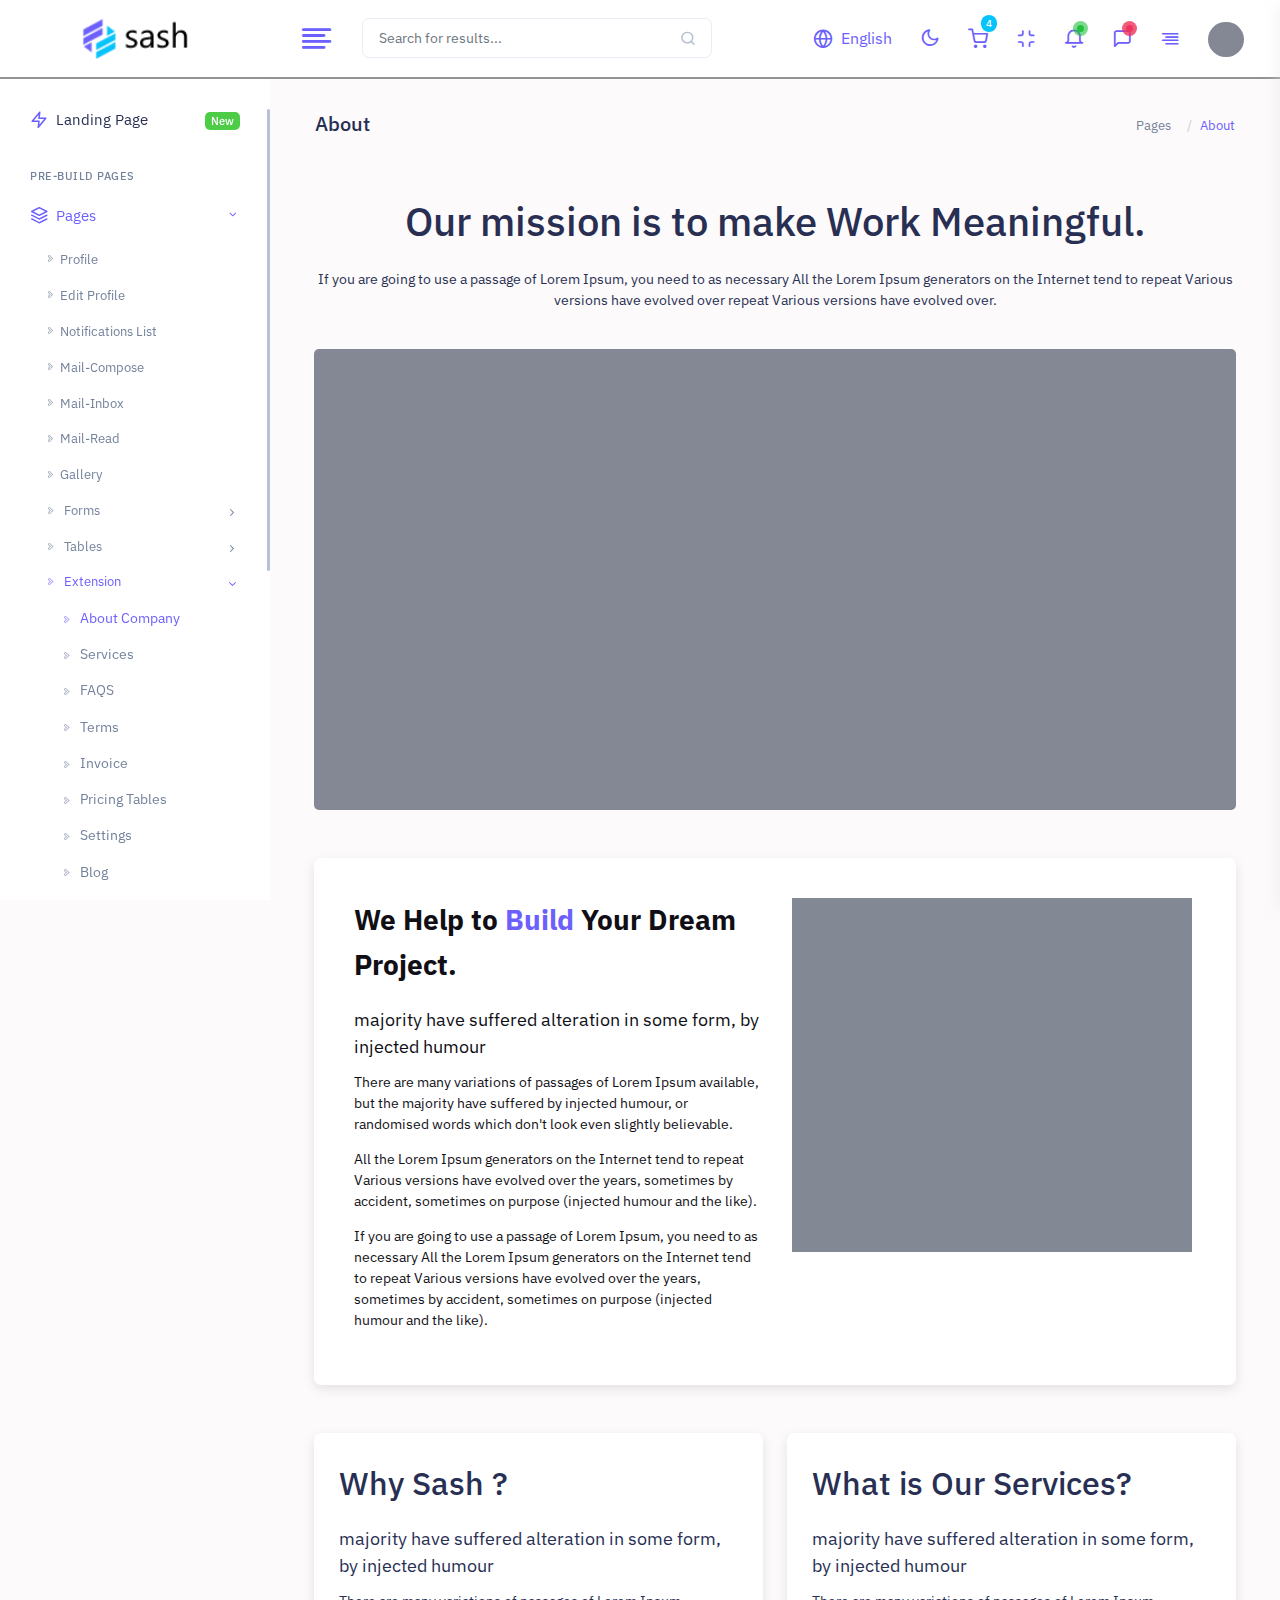
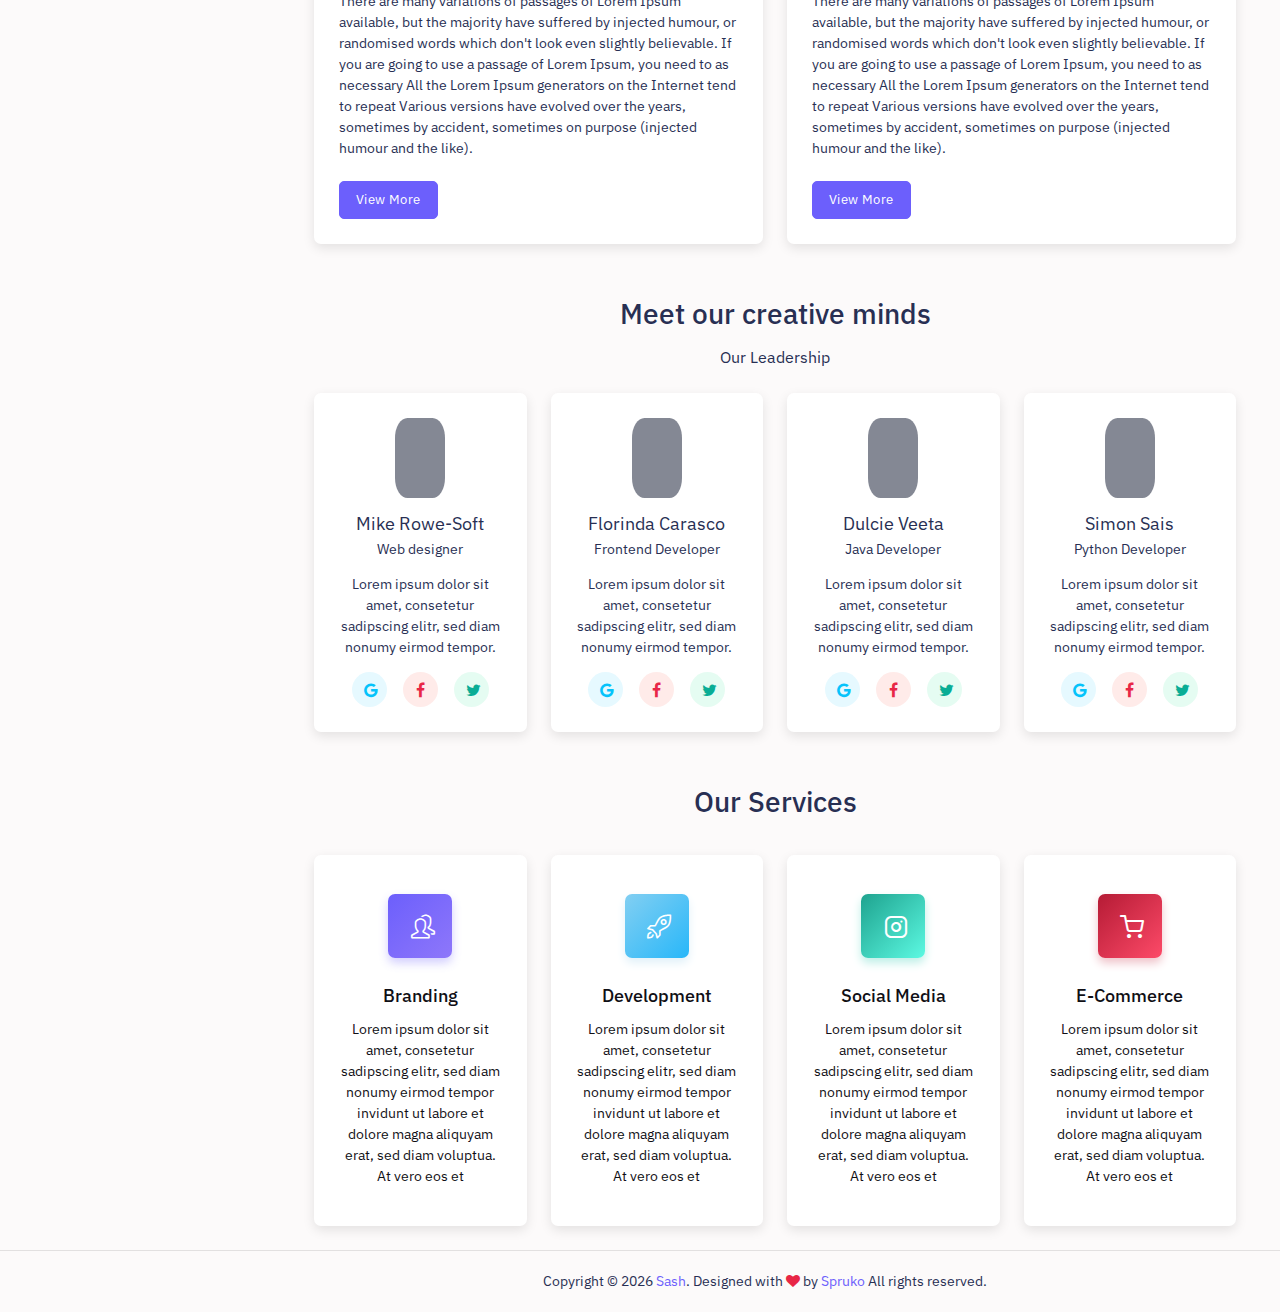
<file: HTML/sash/html/about.html>
<!doctype html>
<html lang="en" dir="ltr">

<head>

    <!-- META DATA -->
    <meta charset="UTF-8">
    <meta name='viewport' content='width=device-width, initial-scale=1.0, user-scalable=0'>
    <meta http-equiv="X-UA-Compatible" content="IE=edge">
    <meta name="description" content="Sash – Bootstrap 5  Admin & Dashboard Template">
    <meta name="author" content="Spruko Technologies Private Limited">
    <meta name="keywords" content="admin,admin dashboard,admin panel,admin template,bootstrap,clean,dashboard,flat,jquery,modern,responsive,premium admin templates,responsive admin,ui,ui kit.">

    <!-- FAVICON -->
    <link rel="shortcut icon" type="image/x-icon" href="../assets/images/brand/favicon.ico" />

    <!-- TITLE -->
    <title>Sash – Bootstrap 5 Admin & Dashboard Template</title>

    <!-- BOOTSTRAP CSS -->
    <link id="style" href="../assets/plugins/bootstrap/css/bootstrap.min.css" rel="stylesheet" />

    <!-- STYLE CSS -->
    <link href="../assets/css/style.css" rel="stylesheet" />
    <link href="../assets/css/dark-style.css" rel="stylesheet" />
    <link href="../assets/css/transparent-style.css" rel="stylesheet">
    <link href="../assets/css/transparent-style.css" rel="stylesheet" />
    <link href="../assets/css/skin-modes.css" rel="stylesheet" />

    <!--- FONT-ICONS CSS -->
    <link href="../assets/css/icons.css" rel="stylesheet" />

    <!-- COLOR SKIN CSS -->
    <link id="theme" rel="stylesheet" type="text/css" media="all" href="../assets/colors/color1.css" />

</head>

<body class="app sidebar-mini ltr light-mode">

    <!-- GLOBAL-LOADER -->
    <div id="global-loader">
        <img src="../assets/images/loader.svg" class="loader-img" alt="Loader">
    </div>
    <!-- /GLOBAL-LOADER -->

    <!-- PAGE -->
    <div class="page">
        <div class="page-main">

            <!-- app-Header -->
            <div class="app-header header sticky">
                <div class="container-fluid main-container">
                    <div class="d-flex">
                        <a aria-label="Hide Sidebar" class="app-sidebar__toggle" data-bs-toggle="sidebar" href="javascript:void(0)"></a>
                        <!-- sidebar-toggle-->
                        <a class="logo-horizontal " href="index.html">
                            <img src="../assets/images/brand/logo.png" class="header-brand-img desktop-logo" alt="logo">
                            <img src="../assets/images/brand/logo-3.png" class="header-brand-img light-logo1"
                                alt="logo">
                        </a>
                        <!-- LOGO -->
                        <div class="main-header-center ms-3 d-none d-lg-block">
                            <input type="text" class="form-control" id="typehead" placeholder="Search for results..." autocomplete="off">
                            <button class="btn px-0 pt-2"><i class="fe fe-search" aria-hidden="true"></i></button>
                        </div>
                        <div class="d-flex order-lg-2 ms-auto header-right-icons">
                            <!-- SEARCH -->
                            <button class="navbar-toggler navresponsive-toggler d-lg-none ms-auto" type="button"
                                data-bs-toggle="collapse" data-bs-target="#navbarSupportedContent-4"
                                aria-controls="navbarSupportedContent-4" aria-expanded="false"
                                aria-label="Toggle navigation">
                                <span class="navbar-toggler-icon fe fe-more-vertical"></span>
                            </button>
                            <div class="navbar navbar-collapse responsive-navbar p-0">
                                <div class="collapse navbar-collapse" id="navbarSupportedContent-4">
                                    <div class="d-flex order-lg-2">
                                        <div class="dropdown d-lg-none d-flex">
                                            <a href="javascript:void(0)" class="nav-link icon" data-bs-toggle="dropdown">
                                                <i class="fe fe-search"></i>
                                            </a>
                                            <div class="dropdown-menu header-search dropdown-menu-start">
                                                <div class="input-group w-100 p-2">
                                                    <input type="text" class="form-control" placeholder="Search....">
                                                    <div class="input-group-text btn btn-primary">
                                                        <i class="fa fa-search" aria-hidden="true"></i>
                                                    </div>
                                                </div>
                                            </div>
                                        </div>
                                        <div class="d-flex country">
                                            <a class="nav-link icon text-center" data-bs-target="#country-selector"
                                                data-bs-toggle="modal">
                                                <i class="fe fe-globe"></i><span
                                                    class="fs-16 ms-2 d-none d-xl-block">English</span>
                                            </a>
                                        </div>
                                        <!-- COUNTRY -->
                                        <div class="d-flex country">
                                            <a class="nav-link icon theme-layout nav-link-bg layout-setting">
                                                <span class="dark-layout"><i class="fe fe-moon"></i></span>
                                                <span class="light-layout"><i class="fe fe-sun"></i></span>
                                            </a>
                                        </div>
                                        <!-- Theme-Layout -->
                                        <div class="dropdown  d-flex shopping-cart">
                                            <a class="nav-link icon text-center" data-bs-toggle="dropdown">
                                                <i class="fe fe-shopping-cart"></i><span class="badge bg-secondary header-badge">4</span>
                                            </a>
                                            <div class="dropdown-menu dropdown-menu-end dropdown-menu-arrow">
                                                <div class="drop-heading border-bottom">
                                                    <div class="d-flex">
                                                        <h6 class="mt-1 mb-0 fs-16 fw-semibold text-dark"> My Shopping Cart</h6>
                                                        <div class="ms-auto">
                                                            <span class="badge bg-danger-transparent header-badge text-danger fs-14">Hurry Up!</span>
                                                        </div>
                                                    </div>
                                                </div>
                                                <div class="header-dropdown-list message-menu">
                                                    <div class="dropdown-item d-flex p-4">
                                                        <a href="cart.html" class="open-file"></a>
                                                        <span
                                                            class="avatar avatar-xl br-5 me-3 align-self-center cover-image"
                                                            data-bs-image-src="../assets/images/pngs/4.jpg"></span>
                                                        <div class="wd-50p">
                                                            <h5 class="mb-1">Flower Pot for Home Decor</h5>
                                                            <span>Status: <span class="text-success">In Stock</span></span>
                                                            <p class="fs-13 text-muted mb-0">Quantity: 01</p>
                                                        </div>
                                                        <div class="ms-auto text-end d-flex fs-16">
                                                            <span class="fs-16 text-dark d-none d-sm-block px-4">
                                                                $438
                                                            </span>
                                                            <a href="javascript:void(0)" class="fs-16 btn p-0 cart-trash">
                                                                <i class="fe fe-trash-2 border text-danger brround d-block p-2"></i>
                                                            </a>
                                                        </div>
                                                    </div>
                                                    <div class="dropdown-item d-flex p-4">
                                                        <a href="cart.html" class="open-file"></a>
                                                        <span
                                                            class="avatar avatar-xl br-5 me-3 align-self-center cover-image"
                                                            data-bs-image-src="../assets/images/pngs/6.jpg"></span>
                                                        <div class="wd-50p">
                                                            <h5 class="mb-1">Black Digital Camera</h5>
                                                            <span>Status: <span class="text-danger">Out Stock</span></span>
                                                            <p class="fs-13 text-muted mb-0">Quantity: 06</p>
                                                        </div>
                                                        <div class="ms-auto text-end d-flex">
                                                            <span class="fs-16 text-dark d-none d-sm-block px-4">
                                                                $867
                                                            </span>
                                                            <a href="javascript:void(0)" class="fs-16 btn p-0 cart-trash">
                                                                <i class="fe fe-trash-2 border text-danger brround d-block p-2"></i>
                                                            </a>
                                                        </div>
                                                    </div>
                                                    <div class="dropdown-item d-flex p-4">
                                                        <a href="cart.html" class="open-file"></a>
                                                        <span
                                                            class="avatar avatar-xl br-5 me-3 align-self-center cover-image"
                                                            data-bs-image-src="../assets/images/pngs/8.jpg"></span>
                                                        <div class="wd-50p">
                                                            <h5 class="mb-1">Stylish Rockerz 255 Ear Pods</h5>
                                                            <span>Status: <span class="text-success">In Stock</span></span>
                                                            <p class="fs-13 text-muted mb-0">Quantity: 05</p>
                                                        </div>
                                                        <div class="ms-auto text-end d-flex">
                                                            <span class="fs-16 text-dark d-none d-sm-block px-4">
                                                                $323
                                                            </span>
                                                            <a href="javascript:void(0)" class="fs-16 btn p-0 cart-trash">
                                                                <i class="fe fe-trash-2 border text-danger brround d-block p-2"></i>
                                                            </a>
                                                        </div>
                                                    </div>
                                                    <div class="dropdown-item d-flex p-4">
                                                        <a href="cart.html" class="open-file"></a>
                                                        <span
                                                            class="avatar avatar-xl br-5 me-3 align-self-center cover-image"
                                                            data-bs-image-src="../assets/images/pngs/1.jpg"></span>
                                                        <div class="wd-50p">
                                                            <h5 class="mb-1">Women Party Wear Dress</h5>
                                                            <span>Status: <span class="text-success">In Stock</span></span>
                                                            <p class="fs-13 text-muted mb-0">Quantity: 05</p>
                                                        </div>
                                                        <div class="ms-auto text-end d-flex">
                                                            <span class="fs-16 text-dark d-none d-sm-block px-4">
                                                                $867
                                                            </span>
                                                            <a href="javascript:void(0)" class="fs-16 btn p-0 cart-trash">
                                                                <i class="fe fe-trash-2 border text-danger brround d-block p-2"></i>
                                                            </a>
                                                        </div>
                                                    </div>
                                                    <div class="dropdown-item d-flex p-4">
                                                        <a href="cart.html" class="open-file"></a>
                                                        <span
                                                            class="avatar avatar-xl br-5 me-3 align-self-center cover-image"
                                                            data-bs-image-src="../assets/images/pngs/3.jpg"></span>
                                                        <div class="wd-50p">
                                                            <h5 class="mb-1">Running Shoes for men</h5>
                                                            <span>Status: <span class="text-success">In Stock</span></span>
                                                            <p class="fs-13 text-muted mb-0">Quantity: 05</p>
                                                        </div>
                                                        <div class="ms-auto text-end d-flex">
                                                            <span class="fs-16 text-dark d-none d-sm-block px-4">
                                                                $456
                                                            </span>
                                                            <a href="javascript:void(0)" class="fs-16 btn p-0 cart-trash">
                                                                <i class="fe fe-trash-2 border text-danger brround d-block p-2"></i>
                                                            </a>
                                                        </div>
                                                    </div>
                                                </div>
                                                <div class="dropdown-divider m-0"></div>
                                                <div class="dropdown-footer">
                                                    <a class="btn btn-primary btn-pill w-sm btn-sm py-2" href="checkout.html"><i class="fe fe-check-circle"></i> Checkout</a>
                                                    <span class="float-end p-2 fs-17 fw-semibold">Total: $6789</span>
                                                </div>
                                            </div>
                                        </div>
                                        <!-- CART -->
                                        <div class="dropdown d-flex">
                                            <a class="nav-link icon full-screen-link nav-link-bg">
                                                <i class="fe fe-minimize fullscreen-button"></i>
                                            </a>
                                        </div>
                                        <!-- FULL-SCREEN -->
                                        <div class="dropdown  d-flex notifications">
                                            <a class="nav-link icon" data-bs-toggle="dropdown"><i
                                                    class="fe fe-bell"></i><span class=" pulse"></span>
                                            </a>
                                            <div class="dropdown-menu dropdown-menu-end dropdown-menu-arrow">
                                                <div class="drop-heading border-bottom">
                                                    <div class="d-flex">
                                                        <h6 class="mt-1 mb-0 fs-16 fw-semibold text-dark">Notifications
                                                        </h6>
                                                    </div>
                                                </div>
                                                <div class="notifications-menu">
                                                    <a class="dropdown-item d-flex" href="notify-list.html">
                                                        <div class="me-3 notifyimg  bg-primary brround box-shadow-primary">
                                                            <i class="fe fe-mail"></i>
                                                        </div>
                                                        <div class="mt-1 wd-80p">
                                                            <h5 class="notification-label mb-1">New Application received
                                                            </h5>
                                                            <span class="notification-subtext">3 days ago</span>
                                                        </div>
                                                    </a>
                                                    <a class="dropdown-item d-flex" href="notify-list.html">
                                                        <div class="me-3 notifyimg  bg-secondary brround box-shadow-secondary">
                                                            <i class="fe fe-check-circle"></i>
                                                        </div>
                                                        <div class="mt-1 wd-80p">
                                                            <h5 class="notification-label mb-1">Project has been
                                                                approved</h5>
                                                            <span class="notification-subtext">2 hours ago</span>
                                                        </div>
                                                    </a>
                                                    <a class="dropdown-item d-flex" href="notify-list.html">
                                                        <div class="me-3 notifyimg  bg-success brround box-shadow-success">
                                                            <i class="fe fe-shopping-cart"></i>
                                                        </div>
                                                        <div class="mt-1 wd-80p">
                                                            <h5 class="notification-label mb-1">Your Product Delivered
                                                            </h5>
                                                            <span class="notification-subtext">30 min ago</span>
                                                        </div>
                                                    </a>
                                                    <a class="dropdown-item d-flex" href="notify-list.html">
                                                        <div class="me-3 notifyimg bg-pink brround box-shadow-pink">
                                                            <i class="fe fe-user-plus"></i>
                                                        </div>
                                                        <div class="mt-1 wd-80p">
                                                            <h5 class="notification-label mb-1">Friend Requests</h5>
                                                            <span class="notification-subtext">1 day ago</span>
                                                        </div>
                                                    </a>
                                                </div>
                                                <div class="dropdown-divider m-0"></div>
                                                <a href="notify-list.html"
                                                    class="dropdown-item text-center p-3 text-muted">View all
                                                    Notification</a>
                                            </div>
                                        </div>
                                        <!-- NOTIFICATIONS -->
                                        <div class="dropdown  d-flex message">
                                            <a class="nav-link icon text-center" data-bs-toggle="dropdown">
                                                <i class="fe fe-message-square"></i><span class="pulse-danger"></span>
                                            </a>
                                            <div class="dropdown-menu dropdown-menu-end dropdown-menu-arrow">
                                                <div class="drop-heading border-bottom">
                                                    <div class="d-flex">
                                                        <h6 class="mt-1 mb-0 fs-16 fw-semibold text-dark">You have 5
                                                            Messages</h6>
                                                        <div class="ms-auto">
                                                            <a href="javascript:void(0)" class="text-muted p-0 fs-12">make all unread</a>
                                                        </div>
                                                    </div>
                                                </div>
                                                <div class="message-menu message-menu-scroll">
                                                    <a class="dropdown-item d-flex" href="chat.html">
                                                        <span
                                                            class="avatar avatar-md brround me-3 align-self-center cover-image"
                                                            data-bs-image-src="../assets/images/users/1.jpg"></span>
                                                        <div class="wd-90p">
                                                            <div class="d-flex">
                                                                <h5 class="mb-1">Peter Theil</h5>
                                                                <small class="text-muted ms-auto text-end">
                                                                    6:45 am
                                                                </small>
                                                            </div>
                                                            <span>Commented on file Guest list....</span>
                                                        </div>
                                                    </a>
                                                    <a class="dropdown-item d-flex" href="chat.html">
                                                        <span
                                                            class="avatar avatar-md brround me-3 align-self-center cover-image"
                                                            data-bs-image-src="../assets/images/users/15.jpg"></span>
                                                        <div class="wd-90p">
                                                            <div class="d-flex">
                                                                <h5 class="mb-1">Abagael Luth</h5>
                                                                <small class="text-muted ms-auto text-end">
                                                                    10:35 am
                                                                </small>
                                                            </div>
                                                            <span>New Meetup Started......</span>
                                                        </div>
                                                    </a>
                                                    <a class="dropdown-item d-flex" href="chat.html">
                                                        <span
                                                            class="avatar avatar-md brround me-3 align-self-center cover-image"
                                                            data-bs-image-src="../assets/images/users/12.jpg"></span>
                                                        <div class="wd-90p">
                                                            <div class="d-flex">
                                                                <h5 class="mb-1">Brizid Dawson</h5>
                                                                <small class="text-muted ms-auto text-end">
                                                                    2:17 pm
                                                                </small>
                                                            </div>
                                                            <span>Brizid is in the Warehouse...</span>
                                                        </div>
                                                    </a>
                                                    <a class="dropdown-item d-flex" href="chat.html">
                                                        <span
                                                            class="avatar avatar-md brround me-3 align-self-center cover-image"
                                                            data-bs-image-src="../assets/images/users/4.jpg"></span>
                                                        <div class="wd-90p">
                                                            <div class="d-flex">
                                                                <h5 class="mb-1">Shannon Shaw</h5>
                                                                <small class="text-muted ms-auto text-end">
                                                                    7:55 pm
                                                                </small>
                                                            </div>
                                                            <span>New Product Realease......</span>
                                                        </div>
                                                    </a>
                                                    <a class="dropdown-item d-flex" href="chat.html">
                                                        <span
                                                            class="avatar avatar-md brround me-3 align-self-center cover-image"
                                                            data-bs-image-src="../assets/images/users/3.jpg"></span>
                                                        <div class="wd-90p">
                                                            <div class="d-flex">
                                                                <h5 class="mb-1">Cherry Blossom</h5>
                                                                <small class="text-muted ms-auto text-end">
                                                                    7:55 pm
                                                                </small>
                                                            </div>
                                                            <span>You have appointment on......</span>
                                                        </div>
                                                    </a>

                                                </div>
                                                <div class="dropdown-divider m-0"></div>
                                                <a href="javascript:void(0)" class="dropdown-item text-center p-3 text-muted">See all
                                                    Messages</a>
                                            </div>
                                        </div>
                                        <!-- MESSAGE-BOX -->
                                        <div class="dropdown d-flex header-settings">
                                            <a href="javascript:void(0);" class="nav-link icon"
                                                data-bs-toggle="sidebar-right" data-target=".sidebar-right">
                                                <i class="fe fe-align-right"></i>
                                            </a>
                                        </div>
                                        <!-- SIDE-MENU -->
                                        <div class="dropdown d-flex profile-1">
                                            <a href="javascript:void(0)" data-bs-toggle="dropdown" class="nav-link leading-none d-flex">
                                                <img src="../assets/images/users/21.jpg" alt="profile-user"
                                                    class="avatar  profile-user brround cover-image">
                                            </a>
                                            <div class="dropdown-menu dropdown-menu-end dropdown-menu-arrow">
                                                <div class="drop-heading">
                                                    <div class="text-center">
                                                        <h5 class="text-dark mb-0 fs-14 fw-semibold">Percy Kewshun</h5>
                                                        <small class="text-muted">Senior Admin</small>
                                                    </div>
                                                </div>
                                                <div class="dropdown-divider m-0"></div>
                                                <a class="dropdown-item" href="profile.html">
                                                    <i class="dropdown-icon fe fe-user"></i> Profile
                                                </a>
                                                <a class="dropdown-item" href="email-inbox.html">
                                                    <i class="dropdown-icon fe fe-mail"></i> Inbox
                                                    <span class="badge bg-danger rounded-pill float-end">5</span>
                                                </a>
                                                <a class="dropdown-item" href="lockscreen.html">
                                                    <i class="dropdown-icon fe fe-lock"></i> Lockscreen
                                                </a>
                                                <a class="dropdown-item" href="login.html">
                                                    <i class="dropdown-icon fe fe-alert-circle"></i> Sign out
                                                </a>
                                            </div>
                                        </div>
                                    </div>
                                </div>
                            </div>
                        </div>
                    </div>
                </div>
            </div>
            <!-- /app-Header -->

            <!--APP-SIDEBAR-->
            <div class="sticky">
                <div class="app-sidebar__overlay" data-bs-toggle="sidebar"></div>
                <div class="app-sidebar">
                    <div class="side-header">
                        <a class="header-brand1" href="index.html">
                            <img src="../assets/images/brand/logo.png" class="header-brand-img desktop-logo" alt="logo">
                            <img src="../assets/images/brand/logo-1.png" class="header-brand-img toggle-logo" alt="logo">
                            <img src="../assets/images/brand/logo-2.png" class="header-brand-img light-logo" alt="logo">
                            <img src="../assets/images/brand/logo-3.png" class="header-brand-img light-logo1" alt="logo">
                        </a>
                        <!-- LOGO -->
                    </div>
                    <div class="main-sidemenu">
                        <div class="slide-left disabled" id="slide-left"><svg xmlns="http://www.w3.org/2000/svg" fill="#7b8191" width="24" height="24" viewBox="0 0 24 24"><path d="M13.293 6.293 7.586 12l5.707 5.707 1.414-1.414L10.414 12l4.293-4.293z"/></svg></div>
                        <ul class="side-menu">
                            <li class="sub-category">
                                <h3>Main</h3>
                            </li>
                            <li class="slide">
                                <a class="side-menu__item has-link" data-bs-toggle="slide" href="index.html"><i class="side-menu__icon fe fe-home"></i><span class="side-menu__label">Dashboard</span></a>
                            </li>
                            <li class="sub-category">
                                <h3>UI Kit</h3>
                            </li>
                            <li class="slide">
                                <a class="side-menu__item" data-bs-toggle="slide" href="javascript:void(0)"><i class="side-menu__icon fe fe-slack"></i><span class="side-menu__label">Apps</span><i class="angle fe fe-chevron-right"></i></a>
                                <ul class="slide-menu">
                                    <li class="side-menu-label1"><a href="javascript:void(0)">Apps</a></li>
                                    <li><a href="cards.html" class="slide-item"> Cards design</a></li>
                                    <li><a href="calendar.html" class="slide-item"> Default calendar</a></li>
                                    <li><a href="calendar2.html" class="slide-item"> Full calendar</a></li>
                                    <li><a href="chat.html" class="slide-item"> Chat</a></li>
                                    <li><a href="notify.html" class="slide-item"> Notifications</a></li>
                                    <li><a href="sweetalert.html" class="slide-item"> Sweet alerts</a></li>
                                    <li><a href="rangeslider.html" class="slide-item"> Range slider</a></li>
                                    <li><a href="scroll.html" class="slide-item"> Content Scroll bar</a></li>
                                    <li><a href="loaders.html" class="slide-item"> Loaders</a></li>
                                    <li><a href="counters.html" class="slide-item"> Counters</a></li>
                                    <li><a href="rating.html" class="slide-item"> Rating</a></li>
                                    <li><a href="timeline.html" class="slide-item"> Timeline</a></li>
                                    <li><a href="treeview.html" class="slide-item"> Treeview</a></li>
                                    <li><a href="chart.html" class="slide-item"> Charts</a></li>
                                    <li><a href="footers.html" class="slide-item"> Footers</a></li>
                                    <li><a href="users-list.html" class="slide-item"> User List</a></li>
                                    <li><a href="search.html" class="slide-item">Search</a></li>
                                    <li><a href="crypto-currencies.html" class="slide-item"> Crypto-currencies</a></li>
                                    <li><a href="widgets.html" class="slide-item"> Widgets</a></li>

                                </ul>
                            </li>
                            <li class="slide">
                                <a class="side-menu__item" data-bs-toggle="slide" href="javascript:void(0)"><i
                                        class="side-menu__icon fe fe-package"></i><span
                                        class="side-menu__label">Bootstrap</span><i
                                        class="angle fe fe-chevron-right"></i></a>
                                <ul class="slide-menu mega-slide-menu">
                                    <li class="side-menu-label1"><a href="javascript:void(0)">Bootstrap</a></li>
                                    <div class="mega-menu">
                                        <div class="">
                                            <ul>
                                                <li><a href="alerts.html" class="slide-item"> Alerts</a></li>
                                                <li><a href="buttons.html" class="slide-item"> Buttons</a></li>
                                                <li><a href="colors.html" class="slide-item"> Colors</a></li>
                                                <li><a href="avatarsquare.html" class="slide-item"> Avatar Square</a></li>
                                                <li><a href="avatar-radius.html" class="slide-item"> Avatar Radius</a></li>
                                                <li><a href="avatar-round.html" class="slide-item"> Avatar Rounded</a></li>
                                                <li><a href="dropdown.html" class="slide-item"> Dropdowns</a></li>
                                            </ul>
                                        </div>
                                        <div class="">
                                            <ul>
                                                <li><a href="listgroup.html" class="slide-item"> List Group</a></li>
                                                <li><a href="tags.html" class="slide-item"> Tags</a></li>
                                                <li><a href="pagination.html" class="slide-item"> Pagination</a></li>
                                                <li><a href="navigation.html" class="slide-item"> Navigation</a></li>
                                                <li><a href="typography.html" class="slide-item"> Typography</a></li>
                                                <li><a href="breadcrumbs.html" class="slide-item"> Breadcrumbs</a></li>
                                                <li><a href="badge.html" class="slide-item"> Badges / Pills</a></li>
                                            </ul>
                                        </div>
                                        <div class="">
                                            <ul>
                                                <li><a href="panels.html" class="slide-item"> Panels</a></li>
                                                <li><a href="thumbnails.html" class="slide-item"> Thumbnails</a></li>
                                                <li><a href="offcanvas.html" class="slide-item"> Offcanvas</a></li>
                                                <li><a href="toast.html" class="slide-item"> toast</a></li>
                                                <li><a href="scrollspy.html" class="slide-item"> Scrollspy</a></li>
                                                <li><a href="mediaobject.html" class="slide-item"> Media Object</a></li>
                                                <li><a href="accordion.html" class="slide-item"> Accordions </a></li>
                                            </ul>
                                        </div>
                                        <div class="">
                                            <ul>
                                                <li><a href="tabs.html" class="slide-item"> Tabs</a></li>
                                                <li><a href="modal.html" class="slide-item"> Modal</a></li>
                                                <li><a href="tooltipandpopover.html" class="slide-item"> Tooltip and popover</a></li>
                                                <li><a href="progress.html" class="slide-item"> Progress</a></li>
                                                <li><a href="carousel.html" class="slide-item"> Carousels</a></li>
                                                <li><a href="ribbons.html" class="slide-item"> Ribbons</a></li>
                                            </ul>
                                        </div>
                                    </div>
                                </ul>
                            </li>
                            <li>
                                <a class="side-menu__item has-link" href="landing-page.html" target="_blank"><i
                                        class="side-menu__icon fe fe-zap"></i><span
                                        class="side-menu__label">Landing Page</span><span class="badge bg-green br-5 side-badge blink-text pb-1">New</span></a>
                            </li>
                            <li class="sub-category">
                                <h3>Pre-build Pages</h3>
                            </li>
                            <li class="slide">
                                <a class="side-menu__item" data-bs-toggle="slide" href="javascript:void(0)"><i class="side-menu__icon fe fe-layers"></i><span class="side-menu__label">Pages</span><i class="angle fe fe-chevron-right"></i></a>
                                <ul class="slide-menu">
                                    <li class="side-menu-label1"><a href="javascript:void(0)">Pages</a></li>
                                    <li><a href="profile.html" class="slide-item"> Profile</a></li>
                                    <li><a href="editprofile.html" class="slide-item"> Edit Profile</a></li>
                                    <li><a href="notify-list.html" class="slide-item"> Notifications List</a></li>
                                    <li><a href="email-compose.html" class="slide-item"> Mail-Compose</a></li>
                                    <li><a href="email-inbox.html" class="slide-item"> Mail-Inbox</a></li>
                                    <li><a href="email-read.html" class="slide-item"> Mail-Read</a></li>
                                    <li><a href="gallery.html" class="slide-item"> Gallery</a></li>
                                    <li class="sub-slide">
                                        <a class="sub-side-menu__item" data-bs-toggle="sub-slide" href="javascript:void(0)"><span class="sub-side-menu__label">Forms</span><i class="sub-angle fe fe-chevron-right"></i></a>
                                        <ul class="sub-slide-menu">
                                            <li><a href="form-elements.html" class="sub-slide-item"> Form Elements</a></li>
                                            <li><a href="form-layouts.html" class="sub-slide-item"> Form Layouts</a></li>
                                            <li><a href="form-advanced.html" class="sub-slide-item"> Form Advanced</a></li>
                                            <li><a href="form-editor.html" class="sub-slide-item"> Form Editor</a></li>
                                            <li><a href="form-wizard.html" class="sub-slide-item"> Form Wizard</a></li>
                                            <li><a href="form-validation.html" class="sub-slide-item"> Form Validation</a></li>
                                            <li><a href="form-input-spinners.html" class="sub-slide-item"> Form Input Spinners</a></li>
                                        </ul>
                                    </li>
                                    <li class="sub-slide">
                                        <a class="sub-side-menu__item" data-bs-toggle="sub-slide" href="javascript:void(0)"><span class="sub-side-menu__label">Tables</span><i class="sub-angle fe fe-chevron-right"></i></a>
                                        <ul class="sub-slide-menu">
                                            <li><a href="tables.html" class="sub-slide-item">Default table</a></li>
                                            <li><a href="datatable.html" class="sub-slide-item"> Data Tables</a></li>
                                            <li><a href="edit-table.html" class="sub-slide-item"> Edit Tables</a></li>
                                            <li><a href="extension-tables.html" class="sub-slide-item"> Extension Tables</a></li>
                                        </ul>
                                    </li>
                                    <li class="sub-slide">
                                        <a class="sub-side-menu__item" data-bs-toggle="sub-slide" href="javascript:void(0)"><span class="sub-side-menu__label">Extension</span><i class="sub-angle fe fe-chevron-right"></i></a>
                                        <ul class="sub-slide-menu">
                                            <li><a href="about.html" class="sub-slide-item"> About Company</a></li>
                                            <li><a href="services.html" class="sub-slide-item"> Services</a></li>
                                            <li><a href="faq.html" class="sub-slide-item"> FAQS</a></li>
                                            <li><a href="terms.html" class="sub-slide-item"> Terms</a></li>
                                            <li><a href="invoice.html" class="sub-slide-item"> Invoice</a></li>
                                            <li><a href="pricing.html" class="sub-slide-item"> Pricing Tables</a></li>
                                            <li><a href="settings.html" class="sub-slide-item"> Settings</a></li>
                                            <li><a href="blog.html" class="sub-slide-item"> Blog</a></li>
                                            <li><a href="blog-details.html" class="sub-slide-item"> Blog Details</a></li>
                                            <li><a href="blog-post.html" class="sub-slide-item"> Blog Post</a></li>
                                            <li><a href="empty.html" class="sub-slide-item"> Empty Page</a></li>
                                            <li><a href="construction.html" class="sub-slide-item"> Under Construction</a></li>
                                        </ul>
                                    </li>
                                    <li><a href="switcher-1.html" class="slide-item"> Switcher</a></li>
                                </ul>
                            </li>
                            <li class="slide">
                                <a class="side-menu__item" data-bs-toggle="slide" href="javascript:void(0)"><i class="side-menu__icon fe fe-shopping-bag"></i><span class="side-menu__label">E-Commerce</span><i class="angle fe fe-chevron-right"></i></a>
                                <ul class="slide-menu">
                                    <li class="side-menu-label1"><a href="javascript:void(0)">E-Commerce</a></li>
                                    <li><a href="shop.html" class="slide-item"> Shop</a></li>
                                    <li><a href="shop-description.html" class="slide-item"> Product Details</a></li>
                                    <li><a href="cart.html" class="slide-item"> Shopping Cart</a></li>
                                    <li><a href="add-product.html" class="slide-item"> Add Product</a></li>
                                    <li><a href="wishlist.html" class="slide-item"> Wishlist</a></li>
                                    <li><a href="checkout.html" class="slide-item"> Checkout</a></li>
                                </ul>
                            </li>
                            <li class="slide">
                                <a class="side-menu__item" data-bs-toggle="slide" href="javascript:void(0)"><i class="side-menu__icon fe fe-folder"></i><span class="side-menu__label">File Manager</span><span class="badge bg-pink side-badge">4</span><i class="angle fe fe-chevron-right hor-angle"></i></a>
                                <ul class="slide-menu">
                                    <li class="side-menu-label1"><a href="javascript:void(0)">File Manager</a></li>
                                    <li><a href="file-manager.html" class="slide-item"> File Manager</a></li>
                                    <li><a href="filemanager-list.html" class="slide-item"> File Manager List</a></li>
                                    <li><a href="filemanager-details.html" class="slide-item"> File Details</a></li>
                                    <li><a href="file-attachments.html" class="slide-item"> File Attachments</a></li>
                                </ul>
                            </li>
                            <li class="sub-category">
                                <h3>Misc Pages</h3>
                            </li>
                            <li class="slide">
                                <a class="side-menu__item" data-bs-toggle="slide" href="javascript:void(0)"><i class="side-menu__icon fe fe-users"></i><span class="side-menu__label">Authentication</span><i class="angle fe fe-chevron-right"></i></a>
                                <ul class="slide-menu">
                                    <li class="side-menu-label1"><a href="javascript:void(0)">Authentication</a></li>
                                    <li><a href="login.html" class="slide-item"> Login</a></li>
                                    <li><a href="register.html" class="slide-item"> Register</a></li>
                                    <li><a href="forgot-password.html" class="slide-item"> Forgot Password</a></li>
                                    <li><a href="lockscreen.html" class="slide-item"> Lock screen</a></li>
                                    <li class="sub-slide">
                                        <a class="sub-side-menu__item" data-bs-toggle="sub-slide" href="javascript:void(0)"><span class="sub-side-menu__label">Error Pages</span><i class="sub-angle fe fe-chevron-right"></i></a>
                                        <ul class="sub-slide-menu">
                                            <li><a href="400.html" class="sub-slide-item"> 400</a></li>
                                            <li><a href="401.html" class="sub-slide-item"> 401</a></li>
                                            <li><a href="403.html" class="sub-slide-item"> 403</a></li>
                                            <li><a href="404.html" class="sub-slide-item"> 404</a></li>
                                            <li><a href="500.html" class="sub-slide-item"> 500</a></li>
                                            <li><a href="503.html" class="sub-slide-item"> 503</a></li>
                                        </ul>
                                    </li>
                                </ul>
                            </li>
                            <li class="slide">
                                <a class="side-menu__item" data-bs-toggle="slide" href="javascript:void(0)">
                                    <i class="side-menu__icon fe fe-cpu"></i>
                                    <span class="side-menu__label">Submenu items</span><i class="angle fe fe-chevron-right"></i></a>
                                <ul class="slide-menu">
                                    <li class="side-menu-label1"><a href="javascript:void(0)">Submenu items</a></li>
                                    <li><a href="javascript:void(0)" class="slide-item">Submenu-1</a></li>
                                    <li class="sub-slide">
                                        <a class="sub-side-menu__item" data-bs-toggle="sub-slide" href="javascript:void(0)"><span class="sub-side-menu__label">Submenu-2</span><i class="sub-angle fe fe-chevron-right"></i></a>
                                        <ul class="sub-slide-menu">
                                            <li><a class="sub-slide-item" href="javascript:void(0)">Submenu-2.1</a></li>
                                            <li><a class="sub-slide-item" href="javascript:void(0)">Submenu-2.2</a></li>
                                            <li class="sub-slide2">
                                                <a class="sub-side-menu__item2" href="javascript:void(0)" data-bs-toggle="sub-slide2"><span class="sub-side-menu__label2">Submenu-2.3</span><i class="sub-angle2 fe fe-chevron-right"></i></a>
                                                <ul class="sub-slide-menu2">
                                                    <li><a href="javascript:void(0)" class="sub-slide-item2">Submenu-2.3.1</a></li>
                                                    <li><a href="javascript:void(0)" class="sub-slide-item2">Submenu-2.3.2</a></li>
                                                    <li><a href="javascript:void(0)" class="sub-slide-item2">Submenu-2.3.3</a></li>
                                                </ul>
                                            </li>
                                            <li><a class="sub-slide-item" href="javascript:void(0)">Submenu-2.4</a></li>
                                            <li><a class="sub-slide-item" href="javascript:void(0)">Submenu-2.5</a></li>
                                        </ul>
                                    </li>
                                </ul>
                            </li>
                            <li class="sub-category">
                                <h3>General</h3>
                            </li>

                            <li class="slide">
                                <a class="side-menu__item" data-bs-toggle="slide" href="javascript:void(0)"><i class="side-menu__icon fe fe-map-pin"></i><span class="side-menu__label">Maps</span><i class="angle fe fe-chevron-right"></i></a>
                                <ul class="slide-menu">
                                    <li class="side-menu-label1"><a href="javascript:void(0)">Maps</a></li>
                                    <li><a href="maps1.html" class="slide-item">Leaflet Maps</a></li>
                                    <li><a href="maps2.html" class="slide-item">Mapel Maps</a></li>
                                    <li><a href="maps.html" class="slide-item">Vector Maps</a></li>
                                </ul>
                            </li>
                            <li class="slide">
                                <a class="side-menu__item" data-bs-toggle="slide" href="javascript:void(0)"><i class="side-menu__icon fe fe-bar-chart-2"></i><span class="side-menu__label">Charts</span><span class="badge bg-secondary side-badge">6</span><i class="angle fe fe-chevron-right hor-angle"></i></a>
                                <ul class="slide-menu">
                                    <li class="side-menu-label1"><a href="javascript:void(0)">Charts</a></li>
                                    <li><a href="chart-chartist.html" class="slide-item">Chart Js</a></li>
                                    <li><a href="chart-flot.html" class="slide-item"> Flot Charts</a></li>
                                    <li><a href="chart-echart.html" class="slide-item"> ECharts</a></li>
                                    <li><a href="chart-morris.html" class="slide-item"> Morris Charts</a></li>
                                    <li><a href="chart-nvd3.html" class="slide-item"> Nvd3 Charts</a></li>
                                    <li><a href="charts.html" class="slide-item"> C3 Bar Charts</a></li>
                                    <li><a href="chart-line.html" class="slide-item"> C3 Line Charts</a></li>
                                    <li><a href="chart-donut.html" class="slide-item"> C3 Donut Charts</a></li>
                                    <li><a href="chart-pie.html" class="slide-item"> C3 Pie charts</a></li>
                                </ul>
                            </li>
                            <li class="slide">
                                <a class="side-menu__item" data-bs-toggle="slide" href="javascript:void(0)"><i class="side-menu__icon fe fe-wind"></i><span class="side-menu__label">Icons</span><i class="angle fe fe-chevron-right"></i></a>
                                <ul class="slide-menu">
                                    <li class="side-menu-label1"><a href="javascript:void(0)">Icons</a></li>
                                    <li><a href="icons.html" class="slide-item"> Font Awesome</a></li>
                                    <li><a href="icons2.html" class="slide-item"> Material Design Icons</a></li>
                                    <li><a href="icons3.html" class="slide-item"> Simple Line Icons</a></li>
                                    <li><a href="icons4.html" class="slide-item"> Feather Icons</a></li>
                                    <li><a href="icons5.html" class="slide-item"> Ionic Icons</a></li>
                                    <li><a href="icons6.html" class="slide-item"> Flag Icons</a></li>
                                    <li><a href="icons7.html" class="slide-item"> pe7 Icons</a></li>
                                    <li><a href="icons8.html" class="slide-item"> Themify Icons</a></li>
                                    <li><a href="icons9.html" class="slide-item">Typicons Icons</a></li>
                                    <li><a href="icons10.html" class="slide-item">Weather Icons</a></li>
                                    <li><a href="icons11.html" class="slide-item">Bootstrap Icons</a></li>
                                </ul>
                            </li>
                        </ul>
                        <div class="slide-right" id="slide-right"><svg xmlns="http://www.w3.org/2000/svg" fill="#7b8191" width="24" height="24" viewBox="0 0 24 24"><path d="M10.707 17.707 16.414 12l-5.707-5.707-1.414 1.414L13.586 12l-4.293 4.293z"/></svg></div>
                    </div>
                </div>
                <!--/APP-SIDEBAR-->
            </div>

            <!--app-content open-->
            <div class="main-content app-content mt-0">
                <div class="side-app">

                    <!-- CONTAINER -->
                    <div class="main-container container-fluid">
                        <div class="container">

                            <!-- PAGE-HEADER -->
                            <div class="page-header">
                                <h1 class="page-title">About</h1>
                                <div>
                                    <ol class="breadcrumb">
                                        <li class="breadcrumb-item"><a href="javascript:void(0)">Pages</a></li>
                                        <li class="breadcrumb-item active" aria-current="page">About</li>
                                    </ol>
                                </div>
                            </div>
                            <!-- PAGE-HEADER END -->

                            <!-- ROW-1 OPEN-->
                            <div class="row">
                                <div class="col-lg-12">
                                    <div class="row py-5">
                                        <div class="text-center">
                                            <h4 class="display-5 fw-semibold">Our mission is to make Work Meaningful.</h4>
                                            <p class="">If you are going to use a passage of Lorem Ipsum, you need to as necessary All the Lorem Ipsum generators on the Internet tend to repeat Various versions have evolved over repeat Various versions have evolved over.</p>
                                        </div>
                                    </div>
                                </div>
                            </div>
                            <!-- ROW-1 CLOSED -->

                            <!-- ROW-2 OPEN-->
                            <div class="row">
                                <div class="col-lg-12">
                                    <img src="../assets/images/media/team.jpg" alt="" class="br-5">
                                </div>
                            </div>
                            <!-- ROW-2 CLOSED -->

                            <!-- ROW-3 OPEN -->
                            <div class="row">
                                <div class="col-lg-12">
                                    <div class="card mt-7">
                                        <div class="card-body p-5 text-dark">
                                            <div class="statistics-info p-4">
                                                <div class="row">
                                                    <div class="col-xl-6">
                                                        <div class="">
                                                            <h2 class="fw-bold">We Help to <span class="text-primary">Build</span> Your Dream Project.</h2>
                                                            <h4 class="leading-normal">majority have suffered alteration in some form, by injected humour</h4>
                                                            <p>There are many variations of passages of Lorem Ipsum available, but the majority have suffered by injected humour, or randomised words which don't look even slightly believable.</p>
                                                            <p>All the Lorem Ipsum generators on the Internet tend to repeat Various versions have evolved over the years, sometimes by accident, sometimes on purpose (injected humour and the like).</p>
                                                            <p> If you are going to use a passage of Lorem Ipsum, you need to as necessary All the Lorem Ipsum generators on the Internet tend to repeat Various versions have evolved over the years, sometimes by
                                                                accident, sometimes on purpose (injected humour and the like).</p>
                                                        </div>
                                                    </div>
                                                    <div class="col-xl-6">
                                                        <div class="text-center">
                                                            <img src="../assets/images/media/team-startup.png" alt="">
                                                        </div>
                                                    </div>
                                                </div>
                                            </div>
                                        </div>
                                    </div>
                                </div>
                            </div>
                            <!-- ROW-3 CLOSED -->

                            <!-- ROW-4 OPEN -->
                            <div class="row">
                                <div class="col-xl-6">
                                    <div class="card mt-5">
                                        <div class="card-body about-con pabout">
                                            <h1 class="mb-4 fw-semibold">Why Sash ?</h1>
                                            <h4 class="leading-normal">majority have suffered alteration in some form, by injected humour</h4>
                                            <p class="leading-normal">There are many variations of passages of Lorem Ipsum available, but the majority have suffered by injected humour, or randomised words which don't look even slightly believable. If you are going to use a passage
                                                of Lorem Ipsum, you need to as necessary All the Lorem Ipsum generators on the Internet tend to repeat Various versions have evolved over the years, sometimes by accident, sometimes on purpose (injected humour
                                                and the like).</p>
                                            <a href="javascript:void(0)" class="btn btn-primary  mt-2">View More</a>
                                        </div>
                                    </div>
                                </div>
                                <div class="col-xl-6 mt-5">
                                    <div class="card">
                                        <div class="card-body pabout">
                                            <h1 class="mb-4 fw-semibold">What is Our Services?</h1>
                                            <h4 class="leading-normal">majority have suffered alteration in some form, by injected humour</h4>
                                            <p class="leading-normal">There are many variations of passages of Lorem Ipsum available, but the majority have suffered by injected humour, or randomised words which don't look even slightly believable. If you are going to use a passage
                                                of Lorem Ipsum, you need to as necessary All the Lorem Ipsum generators on the Internet tend to repeat Various versions have evolved over the years, sometimes by accident, sometimes on purpose (injected humour
                                                and the like).</p>
                                            <a href="javascript:void(0)" class="btn btn-primary mt-2">View More</a>
                                        </div>
                                    </div>
                                </div>
                            </div>
                            <!-- ROW-4 CLOSED -->

                            <!-- ROW-5 OPEN-->
                            <div class="row mt-5">
                                <div class="text-center">
                                    <h2 class="fw-semibold mb-2">Meet our creative minds</h2>
                                    <h5>Our Leadership</h5>
                                </div>
                                <!-- COL-OPEN -->
                                <div class="col-xl-3 col-md-6 col-lg-6 mt-3">
                                    <div class="card">
                                        <div class="card-body text-center">
                                            <span class="avatar avatar-xxl bradius cover-image" data-bs-image-src="../assets/images/users/2.jpg" style="background: url(&quot;../assets/images/users/15.jpg&quot;) center center;"></span>
                                            <h4 class="h4 mb-0 mt-3">Mike Rowe-Soft</h4>
                                            <p class="card-text">Web designer</p>
                                            <p>Lorem ipsum dolor sit amet, consetetur sadipscing elitr, sed diam nonumy eirmod tempor.</p>
                                            <div class="row user-social-detail text-center">
                                                <a href="https://www.google.com/" target="_blank" class="social-profile me-4 rounded text-center bg-secondary-transparent">
                                                    <i class="fa fa-google text-secondary"></i>
                                                </a>
                                                <a href="https://www.facebook.com/" target="_blank" class="social-profile me-4 rounded text-center bg-danger-transparent">
                                                    <i class="fa fa-facebook text-danger"></i>
                                                </a>
                                                <a href="https://www.twitter.com/" target="_blank" class="social-profile rounded text-center bg-success-transparent">
                                                    <i class="fa fa-twitter text-success"></i>
                                                </a>
                                            </div>
                                        </div>
                                    </div>
                                </div>
                                <!-- COL-END -->

                                <!-- COL-OPEN -->
                                <div class="col-xl-3 col-md-6 col-lg-6 mt-3">
                                    <div class="card">
                                        <div class="card-body text-center">
                                            <span class="avatar avatar-xxl bradius cover-image" data-bs-image-src="../assets/images/users/1.jpg" style="background: url(&quot;../assets/images/users/1.jpg&quot;) center center;"></span>
                                            <h4 class="h4 mb-0 mt-3">Florinda Carasco</h4>
                                            <p class="card-text">Frontend Developer</p>
                                            <p>Lorem ipsum dolor sit amet, consetetur sadipscing elitr, sed diam nonumy eirmod tempor.</p>
                                            <div class="row user-social-detail text-center">
                                                <a href="https://www.google.com/" target="_blank" class="social-profile me-4 rounded text-center bg-secondary-transparent">
                                                    <i class="fa fa-google text-secondary"></i>
                                                </a>
                                                <a href="https://www.facebook.com/" target="_blank" class="social-profile me-4 rounded text-center bg-danger-transparent">
                                                    <i class="fa fa-facebook text-danger"></i>
                                                </a>
                                                <a href="https://www.twitter.com/" target="_blank" class="social-profile rounded text-center bg-success-transparent">
                                                    <i class="fa fa-twitter text-success"></i>
                                                </a>
                                            </div>
                                        </div>
                                    </div>
                                </div>
                                <!-- COL-END -->

                                <!-- COL-OPEN -->
                                <div class="col-xl-3 col-md-6 col-lg-6 mt-3">
                                    <div class="card">
                                        <div class="card-body text-center">
                                            <span class="avatar avatar-xxl bradius cover-image" data-bs-image-src="../assets/images/users/9.jpg" style="background: url(&quot;../assets/images/users/15.jpg&quot;) center center;"></span>
                                            <h4 class="h4 mb-0 mt-3">Dulcie Veeta</h4>
                                            <p class="card-text">Java Developer</p>
                                            <p>Lorem ipsum dolor sit amet, consetetur sadipscing elitr, sed diam nonumy eirmod tempor.</p>
                                            <div class="row user-social-detail text-center">
                                                <a href="https://www.google.com/" target="_blank" class="social-profile me-4 rounded text-center bg-secondary-transparent">
                                                    <i class="fa fa-google text-secondary"></i>
                                                </a>
                                                <a href="https://www.facebook.com/" target="_blank" class="social-profile me-4 rounded text-center bg-danger-transparent">
                                                    <i class="fa fa-facebook text-danger"></i>
                                                </a>
                                                <a href="https://www.twitter.com/" target="_blank" class="social-profile rounded text-center bg-success-transparent">
                                                    <i class="fa fa-twitter text-success"></i>
                                                </a>
                                            </div>
                                        </div>
                                    </div>
                                </div>
                                <!-- COL-END -->

                                <!-- COL-OPEN -->
                                <div class="col-xl-3 col-md-6 col-lg-6 mt-3">
                                    <div class="card">
                                        <div class="card-body text-center">
                                            <span class="avatar avatar-xxl bradius cover-image" data-bs-image-src="../assets/images/users/4.jpg" style="background: url(&quot;../assets/images/users/15.jpg&quot;) center center;"></span>
                                            <h4 class="h4 mb-0 mt-3">Simon Sais</h4>
                                            <p class="card-text">Python Developer</p>
                                            <p>Lorem ipsum dolor sit amet, consetetur sadipscing elitr, sed diam nonumy eirmod tempor.</p>
                                            <div class="row user-social-detail text-center">
                                                <a href="https://www.google.com/" target="_blank" class="social-profile me-4 rounded text-center bg-secondary-transparent">
                                                    <i class="fa fa-google text-secondary"></i>
                                                </a>
                                                <a href="https://www.facebook.com/" target="_blank" class="social-profile me-4 rounded text-center bg-danger-transparent">
                                                    <i class="fa fa-facebook text-danger"></i>
                                                </a>
                                                <a href="https://www.twitter.com/" target="_blank" class="social-profile rounded text-center bg-success-transparent">
                                                    <i class="fa fa-twitter text-success"></i>
                                                </a>
                                            </div>
                                        </div>
                                    </div>
                                </div>
                                <!-- COL-END -->
                            </div>
                            <!-- ROW-5 CLOSED -->

                            <!-- ROW-6 OPEN-->
                            <div class="row mt-5">
                                <h2 class="text-center fw-semibold">Our Services</h2>
                                <div class="col-lg-12">
                                    <div class="mt-3">
                                        <div class="text-dark">
                                            <div class="services-statistics">
                                                <div class="row text-center">
                                                    <div class="col-xl-3 col-md-6 col-lg-6">
                                                        <div class="card">
                                                            <div class="card-body">
                                                                <div class="counter-status">
                                                                    <div class="counter-icon bg-primary-gradient box-shadow-primary">
                                                                        <i class="icon icon-people text-white"></i>
                                                                    </div>
                                                                    <h4 class="mb-2 fw-semibold">Branding</h4>
                                                                    <p>Lorem ipsum dolor sit amet, consetetur sadipscing elitr, sed diam nonumy eirmod tempor invidunt ut labore et dolore magna aliquyam erat, sed diam voluptua. At vero eos et</p>
                                                                </div>
                                                            </div>
                                                        </div>
                                                    </div>
                                                    <div class="col-xl-3 col-md-6 col-lg-6">
                                                        <div class="card">
                                                            <div class="card-body">
                                                                <div class="counter-status">
                                                                    <div class="counter-icon bg-secondary-gradient box-shadow-secondary">
                                                                        <i class="icon icon-rocket text-white"></i>
                                                                    </div>
                                                                    <h4 class="mb-2 fw-semibold">Development</h4>
                                                                    <p>Lorem ipsum dolor sit amet, consetetur sadipscing elitr, sed diam nonumy eirmod tempor invidunt ut labore et dolore magna aliquyam erat, sed diam voluptua. At vero eos et</p>
                                                                </div>
                                                            </div>
                                                        </div>
                                                    </div>
                                                    <div class="col-xl-3 col-md-6 col-lg-6">
                                                        <div class="card">
                                                            <div class="card-body">
                                                                <div class="counter-statuss">
                                                                    <div class="counter-icon bg-success-gradient box-shadow-success">
                                                                        <i class="fe fe-instagram text-white"></i>
                                                                    </div>
                                                                    <h4 class="mb-2 fw-semibold">Social Media</h4>
                                                                    <p>Lorem ipsum dolor sit amet, consetetur sadipscing elitr, sed diam nonumy eirmod tempor invidunt ut labore et dolore magna aliquyam erat, sed diam voluptua. At vero eos et</p>
                                                                </div>
                                                            </div>
                                                        </div>
                                                    </div>
                                                    <div class="col-xl-3 col-md-6 col-lg-6">
                                                        <div class="card">
                                                            <div class="card-body">
                                                                <div class="counter-status">
                                                                    <div class="counter-icon bg-danger-gradient box-shadow-danger">
                                                                        <i class="fe fe-shopping-cart text-white"></i>
                                                                    </div>
                                                                    <h4 class="mb-2 fw-semibold">E-Commerce</h4>
                                                                    <p>Lorem ipsum dolor sit amet, consetetur sadipscing elitr, sed diam nonumy eirmod tempor invidunt ut labore et dolore magna aliquyam erat, sed diam voluptua. At vero eos et</p>
                                                                </div>
                                                            </div>
                                                        </div>
                                                    </div>
                                                </div>
                                            </div>
                                        </div>
                                    </div>
                                </div>
                                <!-- COL-END -->
                            </div>
                            <!-- ROW-6 CLOSED -->

                        </div>
                    </div>
                    <!-- CONTAINER CLOSED-->
                </div>
            </div>
            <!--app-content closed-->
        </div>

        <!-- Sidebar-right -->
        <div class="sidebar sidebar-right sidebar-animate">
            <div class="panel panel-primary card mb-0 shadow-none border-0">
                <div class="tab-menu-heading border-0 d-flex p-3">
                    <div class="card-title mb-0"><i class="fe fe-bell me-2"></i><span class=" pulse"></span>Notifications</div>
                    <div class="card-options ms-auto">
                        <a href="javascript:void(0);" class="sidebar-icon text-end float-end me-3 mb-1" data-bs-toggle="sidebar-right" data-target=".sidebar-right"><i class="fe fe-x text-white"></i></a>
                    </div>
                </div>
                <div class="panel-body tabs-menu-body latest-tasks p-0 border-0">
                    <div class="tabs-menu border-bottom">
                        <!-- Tabs -->
                        <ul class="nav panel-tabs">
                            <li class=""><a href="#side1" class="active" data-bs-toggle="tab"><i class="fe fe-settings me-1"></i>Feeds</a></li>
                            <li><a href="#side2" data-bs-toggle="tab"><i class="fe fe-message-circle"></i> Chat</a></li>
                            <li><a href="#side3" data-bs-toggle="tab"><i class="fe fe-anchor me-1"></i>Timeline</a></li>
                        </ul>
                    </div>
                    <div class="tab-content">
                        <div class="tab-pane active" id="side1">
                            <div class="p-3 fw-semibold ps-5">Feeds</div>
                            <div class="card-body pt-2">
                                <div class="browser-stats">
                                    <div class="row mb-4">
                                        <div class="col-sm-2 mb-sm-0 mb-3">
                                            <span class="feeds avatar-circle brround bg-primary-transparent"><i class="fe fe-user text-primary"></i></span>
                                        </div>
                                        <div class="col-sm-10 ps-sm-0">
                                            <div class="d-flex align-items-end justify-content-between ms-2">
                                                <h6 class="">New user registered</h6>
                                                <div>
                                                    <a href="javascript:void(0)"><i class="fe fe-settings me-1"></i></a>
                                                    <a href="javascript:void(0)"><i class="fe fe-x"></i></a>
                                                </div>
                                            </div>
                                        </div>
                                    </div>
                                    <div class="row mb-4">
                                        <div class="col-sm-2 mb-sm-0 mb-3">
                                            <span class="feeds avatar-circle avatar-circle-secondary brround bg-secondary-transparent"><i class="fe fe-shopping-cart text-secondary"></i></span>
                                        </div>
                                        <div class="col-sm-10 ps-sm-0">
                                            <div class="d-flex align-items-end justify-content-between ms-2">
                                                <h6 class="">New order delivered</h6>
                                                <div>
                                                    <a href="javascript:void(0)"><i class="fe fe-settings me-1"></i></a>
                                                    <a href="javascript:void(0)"><i class="fe fe-x"></i></a>
                                                </div>
                                            </div>
                                        </div>
                                    </div>
                                    <div class="row mb-4">
                                        <div class="col-sm-2 mb-sm-0 mb-3">
                                            <span class="feeds avatar-circle avatar-circle-danger brround bg-danger-transparent"><i class="fe fe-bell text-danger"></i></span>
                                        </div>
                                        <div class="col-sm-10 ps-sm-0">
                                            <div class="d-flex align-items-end justify-content-between ms-2">
                                                <h6 class="">You have pending tasks</h6>
                                                <div>
                                                    <a href="javascript:void(0)"><i class="fe fe-settings me-1"></i></a>
                                                    <a href="javascript:void(0)"><i class="fe fe-x"></i></a>
                                                </div>
                                            </div>
                                        </div>
                                    </div>
                                    <div class="row mb-4">
                                        <div class="col-sm-2 mb-sm-0 mb-3">
                                            <span class="feeds avatar-circle avatar-circle-warning brround bg-warning-transparent"><i class="fe fe-gitlab text-warning"></i></span>
                                        </div>
                                        <div class="col-sm-10 ps-sm-0">
                                            <div class="d-flex align-items-end justify-content-between ms-2">
                                                <h6 class="">New version arrived</h6>
                                                <div>
                                                    <a href="javascript:void(0)"><i class="fe fe-settings me-1"></i></a>
                                                    <a href="javascript:void(0)"><i class="fe fe-x"></i></a>
                                                </div>
                                            </div>
                                        </div>
                                    </div>
                                    <div class="row mb-4">
                                        <div class="col-sm-2 mb-sm-0 mb-3">
                                            <span class="feeds avatar-circle avatar-circle-pink brround bg-pink-transparent"><i class="fe fe-database text-pink"></i></span>
                                        </div>
                                        <div class="col-sm-10 ps-sm-0">
                                            <div class="d-flex align-items-end justify-content-between ms-2">
                                                <h6 class="">Server #1 overloaded</h6>
                                                <div>
                                                    <a href="javascript:void(0)"><i class="fe fe-settings me-1"></i></a>
                                                    <a href="javascript:void(0)"><i class="fe fe-x"></i></a>
                                                </div>
                                            </div>
                                        </div>
                                    </div>
                                    <div class="row">
                                        <div class="col-sm-2 mb-sm-0 mb-3">
                                            <span class="feeds avatar-circle avatar-circle-info brround bg-info-transparent"><i class="fe fe-check-circle text-info"></i></span>
                                        </div>
                                        <div class="col-sm-10 ps-sm-0">
                                            <div class="d-flex align-items-end justify-content-between ms-2">
                                                <h6 class="">New project launched</h6>
                                                <div>
                                                    <a href="javascript:void(0)"><i class="fe fe-settings me-1"></i></a>
                                                    <a href="javascript:void(0)"><i class="fe fe-x"></i></a>
                                                </div>
                                            </div>
                                        </div>
                                    </div>
                                </div>
                            </div>
                            <div class="p-3 fw-semibold ps-5">Settings</div>
                            <div class="card-body pt-2">
                                <div class="browser-stats">
                                    <div class="row mb-4">
                                        <div class="col-sm-2 mb-sm-0 mb-3">
                                            <span class="feeds avatar-circle brround bg-primary-transparent"><i class="fe fe-settings text-primary"></i></span>
                                        </div>
                                        <div class="col-sm-10 ps-sm-0">
                                            <div class="d-flex align-items-end justify-content-between ms-2">
                                                <h6 class="">General Settings</h6>
                                                <div>
                                                    <a href="javascript:void(0)"><i class="fe fe-settings me-1"></i></a>
                                                </div>
                                            </div>
                                        </div>
                                    </div>
                                    <div class="row mb-4">
                                        <div class="col-sm-2 mb-sm-0 mb-3">
                                            <span class="feeds avatar-circle avatar-circle-secondary brround bg-secondary-transparent"><i class="fe fe-map-pin text-secondary"></i></span>
                                        </div>
                                        <div class="col-sm-10 ps-sm-0">
                                            <div class="d-flex align-items-end justify-content-between ms-2">
                                                <h6 class="">Map Settings</h6>
                                                <div>
                                                    <a href="javascript:void(0)"><i class="fe fe-settings me-1"></i></a>
                                                </div>
                                            </div>
                                        </div>
                                    </div>
                                    <div class="row mb-4">
                                        <div class="col-sm-2 mb-sm-0 mb-3">
                                            <span class="feeds avatar-circle avatar-circle-danger brround bg-danger-transparent"><i class="fe fe-headphones text-danger"></i></span>
                                        </div>
                                        <div class="col-sm-10 ps-sm-0">
                                            <div class="d-flex align-items-end justify-content-between ms-2">
                                                <h6 class="">Support Settings</h6>
                                                <div>
                                                    <a href="javascript:void(0)"><i class="fe fe-settings me-1"></i></a>
                                                </div>
                                            </div>
                                        </div>
                                    </div>
                                    <div class="row mb-4">
                                        <div class="col-sm-2 mb-sm-0 mb-3">
                                            <span class="feeds avatar-circle avatar-circle-warning brround bg-warning-transparent"><i class="fe fe-credit-card text-warning"></i></span>
                                        </div>
                                        <div class="col-sm-10 ps-sm-0">
                                            <div class="d-flex align-items-end justify-content-between ms-2">
                                                <h6 class="">Payment Settings</h6>
                                                <div>
                                                    <a href="javascript:void(0)"><i class="fe fe-settings me-1"></i></a>
                                                </div>
                                            </div>
                                        </div>
                                    </div>
                                    <div class="row mb-4">
                                        <div class="col-sm-2 mb-sm-0 mb-3">
                                            <span class="feeds avatar-circle avatar-circle-pink brround bg-pink-transparent"><i class="fe fe-bell text-pink"></i></span>
                                        </div>
                                        <div class="col-sm-10 ps-sm-0">
                                            <div class="d-flex align-items-end justify-content-between ms-2">
                                                <h6 class="">Notification Settings</h6>
                                                <div>
                                                    <a href="javascript:void(0)"><i class="fe fe-settings me-1"></i></a>
                                                </div>
                                            </div>
                                        </div>
                                    </div>
                                </div>
                            </div>
                        </div>
                        <div class="tab-pane" id="side2">
                            <div class="list-group list-group-flush">
                                <div class="pt-3 fw-semibold ps-5">Today</div>
                                <div class="list-group-item d-flex align-items-center">
                                    <div class="me-2">
                                        <span class="avatar avatar-md brround cover-image" data-bs-image-src="../assets/images/users/2.jpg"></span>
                                    </div>
                                    <div class="">
                                        <a href="chat.html">
                                            <div class="fw-semibold text-dark">Addie Minstra</div>
                                            <p class="mb-0 fs-12 text-muted"> Hey! there I' am available.... </p>
                                        </a>
                                    </div>
                                </div>
                                <div class="list-group-item d-flex align-items-center">
                                    <div class="me-2">
                                        <span class="avatar avatar-md brround cover-image" data-bs-image-src="../assets/images/users/11.jpg"><span class="avatar-status bg-success"></span></span>
                                    </div>
                                    <div class="">
                                        <a href="chat.html">
                                            <div class="fw-semibold text-dark">Rose Bush</div>
                                            <p class="mb-0 fs-12 text-muted"> Okay...I will be waiting for you </p>
                                        </a>
                                    </div>
                                </div>
                                <div class="list-group-item d-flex align-items-center">
                                    <div class="me-2">
                                        <span class="avatar avatar-md brround cover-image" data-bs-image-src="../assets/images/users/10.jpg"></span>
                                    </div>
                                    <div class="">
                                        <a href="chat.html">
                                            <div class="fw-semibold text-dark">Claude Strophobia</div>
                                            <p class="mb-0 fs-12 text-muted"> Hi we can explain our new project...... </p>
                                        </a>
                                    </div>
                                </div>
                                <div class="list-group-item d-flex align-items-center">
                                    <div class="me-2">
                                        <span class="avatar avatar-md brround cover-image" data-bs-image-src="../assets/images/users/13.jpg"></span>
                                    </div>
                                    <div class="">
                                        <a href="chat.html">
                                            <div class="fw-semibold text-dark">Eileen Dover</div>
                                            <p class="mb-0 fs-12 text-muted"> New product Launching... </p>
                                        </a>
                                    </div>
                                </div>
                                <div class="list-group-item d-flex align-items-center">
                                    <div class="me-2">
                                        <span class="avatar avatar-md brround cover-image" data-bs-image-src="../assets/images/users/12.jpg"><span class="avatar-status bg-success"></span></span>
                                    </div>
                                    <div class="">
                                        <a href="chat.html">
                                            <div class="fw-semibold text-dark">Willie Findit</div>
                                            <p class="mb-0 fs-12 text-muted"> Okay...I will be waiting for you </p>
                                        </a>
                                    </div>
                                </div>
                                <div class="list-group-item d-flex align-items-center">
                                    <div class="me-2">
                                        <span class="avatar avatar-md brround cover-image" data-bs-image-src="../assets/images/users/15.jpg"></span>
                                    </div>
                                    <div class="">
                                        <a href="chat.html">
                                            <div class="fw-semibold text-dark">Manny Jah</div>
                                            <p class="mb-0 fs-12 text-muted"> Hi we can explain our new project...... </p>
                                        </a>
                                    </div>
                                </div>
                                <div class="list-group-item d-flex align-items-center">
                                    <div class="me-2">
                                        <span class="avatar avatar-md brround cover-image" data-bs-image-src="../assets/images/users/4.jpg"></span>
                                    </div>
                                    <div class="">
                                        <a href="chat.html">
                                            <div class="fw-semibold text-dark">Cherry Blossom</div>
                                            <p class="mb-0 fs-12 text-muted"> Hey! there I' am available....</p>
                                        </a>
                                    </div>
                                </div>
                                <div class="pt-3 fw-semibold ps-5">Yesterday</div>
                                <div class="list-group-item d-flex align-items-center">
                                    <div class="me-2">
                                        <span class="avatar avatar-md brround cover-image" data-bs-image-src="../assets/images/users/7.jpg"><span class="avatar-status bg-success"></span></span>
                                    </div>
                                    <div class="">
                                        <a href="chat.html">
                                            <div class="fw-semibold text-dark">Simon Sais</div>
                                            <p class="mb-0 fs-12 text-muted">Schedule Realease...... </p>
                                        </a>
                                    </div>
                                </div>
                                <div class="list-group-item d-flex align-items-center">
                                    <div class="me-2">
                                        <span class="avatar avatar-md brround cover-image" data-bs-image-src="../assets/images/users/9.jpg"></span>
                                    </div>
                                    <div class="">
                                        <a href="chat.html">
                                            <div class="fw-semibold text-dark">Laura Biding</div>
                                            <p class="mb-0 fs-12 text-muted"> Hi we can explain our new project...... </p>
                                        </a>
                                    </div>
                                </div>
                                <div class="list-group-item d-flex align-items-center">
                                    <div class="me-2">
                                        <span class="avatar avatar-md brround cover-image" data-bs-image-src="../assets/images/users/2.jpg"><span class="avatar-status bg-success"></span></span>
                                    </div>
                                    <div class="">
                                        <a href="chat.html">
                                            <div class="fw-semibold text-dark">Addie Minstra</div>
                                            <p class="mb-0 fs-12 text-muted">Contact me for details....</p>
                                        </a>
                                    </div>
                                </div>
                                <div class="list-group-item d-flex align-items-center">
                                    <div class="me-2">
                                        <span class="avatar avatar-md brround cover-image" data-bs-image-src="../assets/images/users/9.jpg"></span>
                                    </div>
                                    <div class="">
                                        <a href="chat.html">
                                            <div class="fw-semibold text-dark">Ivan Notheridiya</div>
                                            <p class="mb-0 fs-12 text-muted"> Hi we can explain our new project...... </p>
                                        </a>
                                    </div>
                                </div>
                                <div class="list-group-item d-flex align-items-center">
                                    <div class="me-2">
                                        <span class="avatar avatar-md brround cover-image" data-bs-image-src="../assets/images/users/14.jpg"></span>
                                    </div>
                                    <div class="">
                                        <a href="chat.html">
                                            <div class="fw-semibold text-dark">Dulcie Veeta</div>
                                            <p class="mb-0 fs-12 text-muted"> Okay...I will be waiting for you </p>
                                        </a>
                                    </div>
                                </div>
                                <div class="list-group-item d-flex align-items-center">
                                    <div class="me-2">
                                        <span class="avatar avatar-md brround cover-image" data-bs-image-src="../assets/images/users/11.jpg"></span>
                                    </div>
                                    <div class="">
                                        <a href="chat.html">
                                            <div class="fw-semibold text-dark">Florinda Carasco</div>
                                            <p class="mb-0 fs-12 text-muted">New product Launching...</p>
                                        </a>
                                    </div>
                                </div>
                                <div class="list-group-item d-flex align-items-center">
                                    <div class="me-2">
                                        <span class="avatar avatar-md brround cover-image" data-bs-image-src="../assets/images/users/4.jpg"><span class="avatar-status bg-success"></span></span>
                                    </div>
                                    <div class="">
                                        <a href="chat.html">
                                            <div class="fw-semibold text-dark">Cherry Blossom</div>
                                            <p class="mb-0 fs-12 text-muted">cherryblossom@gmail.com</p>
                                        </a>
                                    </div>
                                </div>
                            </div>
                        </div>
                        <div class="tab-pane" id="side3">
                            <ul class="task-list timeline-task">
                                <li class="d-sm-flex mt-4">
                                    <div>
                                        <i class="task-icon1"></i>
                                        <h6 class="fw-semibold">Task Finished<span class="text-muted fs-11 mx-2 fw-normal">09 July 2021</span></h6>
                                        <p class="text-muted fs-12">Adam Berry finished task on<a href="javascript:void(0)" class="fw-semibold"> Project Management</a></p>
                                    </div>
                                    <div class="ms-auto d-md-flex me-3">
                                        <a href="javascript:void(0)" class="text-muted me-2"><span class="fe fe-edit"></span></a>
                                        <a href="javascript:void(0)" class="text-muted"><span class="fe fe-trash-2"></span></a>
                                    </div>
                                </li>
                                <li class="d-sm-flex">
                                    <div>
                                        <i class="task-icon1"></i>
                                        <h6 class="fw-semibold">New Comment<span class="text-muted fs-11 mx-2 fw-normal">05 July 2021</span></h6>
                                        <p class="text-muted fs-12">Victoria commented on Project <a href="javascript:void(0)" class="fw-semibold"> AngularJS Template</a></p>
                                    </div>
                                    <div class="ms-auto d-md-flex me-3">
                                        <a href="javascript:void(0)" class="text-muted me-2"><span class="fe fe-edit"></span></a>
                                        <a href="javascript:void(0)" class="text-muted"><span class="fe fe-trash-2"></span></a>
                                    </div>
                                </li>
                                <li class="d-sm-flex">
                                    <div>
                                        <i class="task-icon1"></i>
                                        <h6 class="fw-semibold">New Comment<span class="text-muted fs-11 mx-2 fw-normal">25 June 2021</span></h6>
                                        <p class="text-muted fs-12">Victoria commented on Project <a href="javascript:void(0)" class="fw-semibold"> AngularJS Template</a></p>
                                    </div>
                                    <div class="ms-auto d-md-flex me-3">
                                        <a href="javascript:void(0)" class="text-muted me-2"><span class="fe fe-edit"></span></a>
                                        <a href="javascript:void(0)" class="text-muted"><span class="fe fe-trash-2"></span></a>
                                    </div>
                                </li>
                                <li class="d-sm-flex">
                                    <div>
                                        <i class="task-icon1"></i>
                                        <h6 class="fw-semibold">Task Overdue<span class="text-muted fs-11 mx-2 fw-normal">14 June 2021</span></h6>
                                        <p class="text-muted mb-0 fs-12">Petey Cruiser finished task <a href="javascript:void(0)" class="fw-semibold"> Integrated management</a></p>
                                    </div>
                                    <div class="ms-auto d-md-flex me-3">
                                        <a href="javascript:void(0)" class="text-muted me-2"><span class="fe fe-edit"></span></a>
                                        <a href="javascript:void(0)" class="text-muted"><span class="fe fe-trash-2"></span></a>
                                    </div>
                                </li>
                                <li class="d-sm-flex">
                                    <div>
                                        <i class="task-icon1"></i>
                                        <h6 class="fw-semibold">Task Overdue<span class="text-muted fs-11 mx-2 fw-normal">29 June 2021</span></h6>
                                        <p class="text-muted mb-0 fs-12">Petey Cruiser finished task <a href="javascript:void(0)" class="fw-semibold"> Integrated management</a></p>
                                    </div>
                                    <div class="ms-auto d-md-flex me-3">
                                        <a href="javascript:void(0)" class="text-muted me-2"><span class="fe fe-edit"></span></a>
                                        <a href="javascript:void(0)" class="text-muted"><span class="fe fe-trash-2"></span></a>
                                    </div>
                                </li>
                                <li class="d-sm-flex">
                                    <div>
                                        <i class="task-icon1"></i>
                                        <h6 class="fw-semibold">Task Finished<span class="text-muted fs-11 mx-2 fw-normal">09 July 2021</span></h6>
                                        <p class="text-muted fs-12">Adam Berry finished task on<a href="javascript:void(0)" class="fw-semibold"> Project Management</a></p>
                                    </div>
                                    <div class="ms-auto d-md-flex me-3">
                                        <a href="javascript:void(0)" class="text-muted me-2"><span class="fe fe-edit"></span></a>
                                        <a href="javascript:void(0)" class="text-muted"><span class="fe fe-trash-2"></span></a>
                                    </div>
                                </li>
                            </ul>
                        </div>
                    </div>
                </div>
            </div>
        </div>
        <!--/Sidebar-right-->

        <!-- Country-selector modal-->
        <div class="modal fade" id="country-selector">
            <div class="modal-dialog modal-dialog-centered" role="document">
                <div class="modal-content country-select-modal">
                    <div class="modal-header">
                        <h6 class="modal-title">Choose Country</h6><button aria-label="Close" class="btn-close"
                            data-bs-dismiss="modal" type="button"><span aria-hidden="true">×</span></button>
                    </div>
                    <div class="modal-body">
                        <ul class="row p-3">
                            <li class="col-lg-6 mb-2">
                                <a href="javascript:void(0)" class="btn btn-country btn-lg btn-block active">
                                    <span class="country-selector"><img alt="" src="../assets/images/flags/us_flag.jpg"
                                            class="me-3 language"></span>USA
                                </a>
                            </li>
                            <li class="col-lg-6 mb-2">
                                <a href="javascript:void(0)" class="btn btn-country btn-lg btn-block">
                                    <span class="country-selector"><img alt=""
                                        src="../assets/images/flags/italy_flag.jpg"
                                        class="me-3 language"></span>Italy
                                </a>
                            </li>
                            <li class="col-lg-6 mb-2">
                                <a href="javascript:void(0)" class="btn btn-country btn-lg btn-block">
                                    <span class="country-selector"><img alt=""
                                        src="../assets/images/flags/spain_flag.jpg"
                                        class="me-3 language"></span>Spain
                                </a>
                            </li>
                            <li class="col-lg-6 mb-2">
                                <a href="javascript:void(0)" class="btn btn-country btn-lg btn-block">
                                    <span class="country-selector"><img alt=""
                                        src="../assets/images/flags/india_flag.jpg"
                                        class="me-3 language"></span>India
                                </a>
                            </li>
                            <li class="col-lg-6 mb-2">
                                <a href="javascript:void(0)" class="btn btn-country btn-lg btn-block">
                                    <span class="country-selector"><img alt=""
                                        src="../assets/images/flags/french_flag.jpg"
                                        class="me-3 language"></span>French
                                </a>
                            </li>
                            <li class="col-lg-6 mb-2">
                                <a href="javascript:void(0)" class="btn btn-country btn-lg btn-block">
                                    <span class="country-selector"><img alt=""
                                        src="../assets/images/flags/russia_flag.jpg"
                                        class="me-3 language"></span>Russia
                                </a>
                            </li>
                            <li class="col-lg-6 mb-2">
                                <a href="javascript:void(0)" class="btn btn-country btn-lg btn-block">
                                    <span class="country-selector"><img alt=""
                                        src="../assets/images/flags/germany_flag.jpg"
                                        class="me-3 language"></span>Germany
                                </a>
                            </li>
                            <li class="col-lg-6 mb-2">
                                <a href="javascript:void(0)" class="btn btn-country btn-lg btn-block">
                                    <span class="country-selector"><img alt=""
                                        src="../assets/images/flags/argentina.jpg"
                                        class="me-3 language"></span>Argentina
                                </a>
                            </li>
                            <li class="col-lg-6 mb-2">
                                <a href="javascript:void(0)" class="btn btn-country btn-lg btn-block">
                                    <span class="country-selector"><img alt="" src="../assets/images/flags/malaysia.jpg"
                                        class="me-3 language"></span>Malaysia
                                </a>
                            </li>
                            <li class="col-lg-6 mb-2">
                                <a href="javascript:void(0)" class="btn btn-country btn-lg btn-block">
                                    <span class="country-selector"><img alt="" src="../assets/images/flags/turkey.jpg"
                                        class="me-3 language"></span>Turkey
                                </a>
                            </li>
                        </ul>
                    </div>
                </div>
            </div>
        </div>
        <!-- Country-selector modal-->

        <!-- FOOTER -->
        <footer class="footer">
            <div class="container">
                <div class="row align-items-center flex-row-reverse">
                    <div class="col-md-12 col-sm-12 text-center">
                        Copyright © <span id="year"></span> <a href="javascript:void(0)">Sash</a>. Designed with <span class="fa fa-heart text-danger"></span> by <a href="javascript:void(0)"> Spruko </a> All rights reserved.
                    </div>
                </div>
            </div>
        </footer>
        <!-- FOOTER CLOSED -->
    </div>

    <!-- BACK-TO-TOP -->
    <a href="#top" id="back-to-top"><i class="fa fa-angle-up"></i></a>

    <!-- JQUERY JS -->
    <script src="../assets/js/jquery.min.js"></script>

    <!-- BOOTSTRAP JS -->
    <script src="../assets/plugins/bootstrap/js/popper.min.js"></script>
    <script src="../assets/plugins/bootstrap/js/bootstrap.min.js"></script>

    <!--SIDEMENU JS -->
    <script src="../assets/plugins/sidemenu/sidemenu.js"></script>

	<!-- TypeHead js -->
	<script src="../assets/plugins/bootstrap5-typehead/autocomplete.js"></script>
    <script src="../assets/js/typehead.js"></script>

    <!-- COUNTERS JS-->
    <script src="../assets/plugins/counters/counterup.min.js"></script>
    <script src="../assets/plugins/counters/waypoints.min.js"></script>
    <script src="../assets/plugins/counters/counters-1.js"></script>

    <!-- SIDEBAR JS -->
    <script src="../assets/plugins/sidebar/sidebar.js"></script>

    <!-- Perfect SCROLLBAR JS-->
    <script src="../assets/plugins/p-scroll/perfect-scrollbar.js"></script>
    <script src="../assets/plugins/p-scroll/pscroll.js"></script>
    <script src="../assets/plugins/p-scroll/pscroll-1.js"></script>

    <!-- Color Theme js -->
    <script src="../assets/js/themeColors.js"></script>

    <!-- Sticky js -->
    <script src="../assets/js/sticky.js"></script>

    <!-- CUSTOM JS -->
    <script src="../assets/js/custom.js"></script>


</body>

</html>
</file>
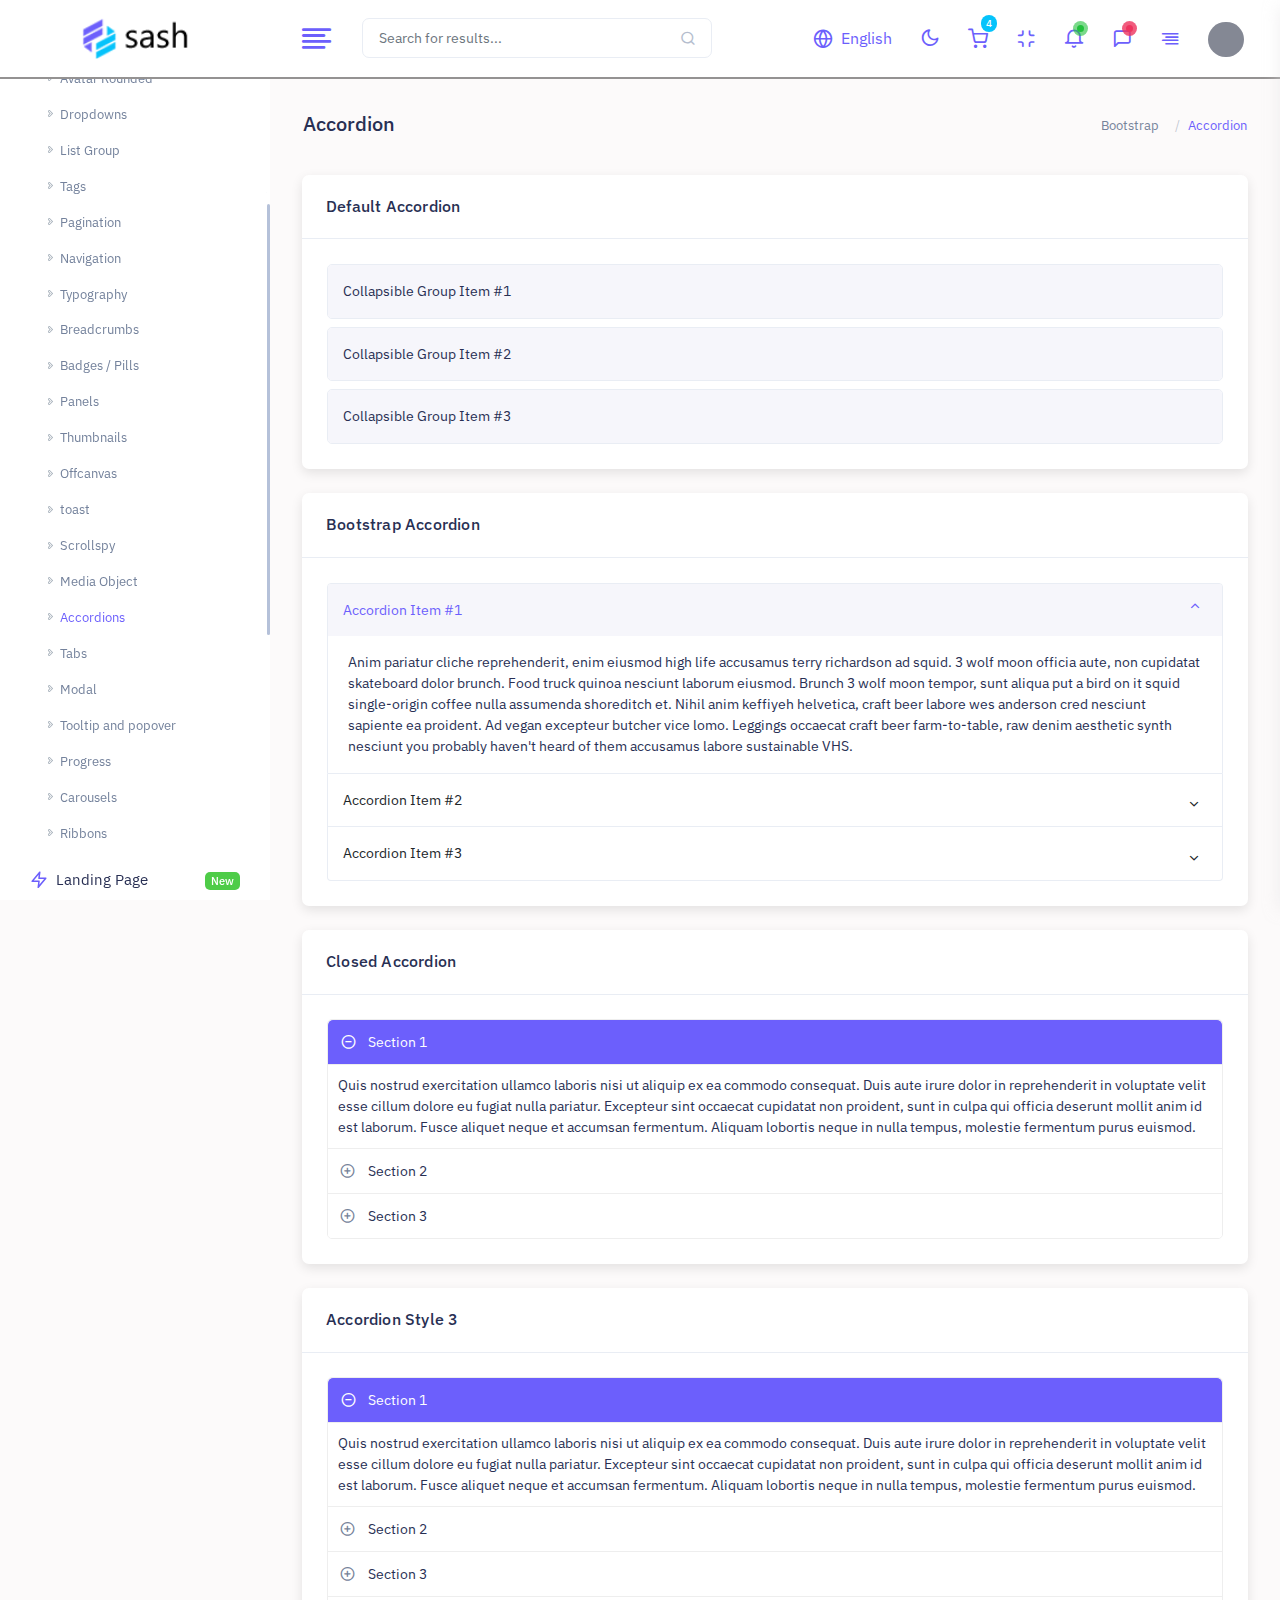
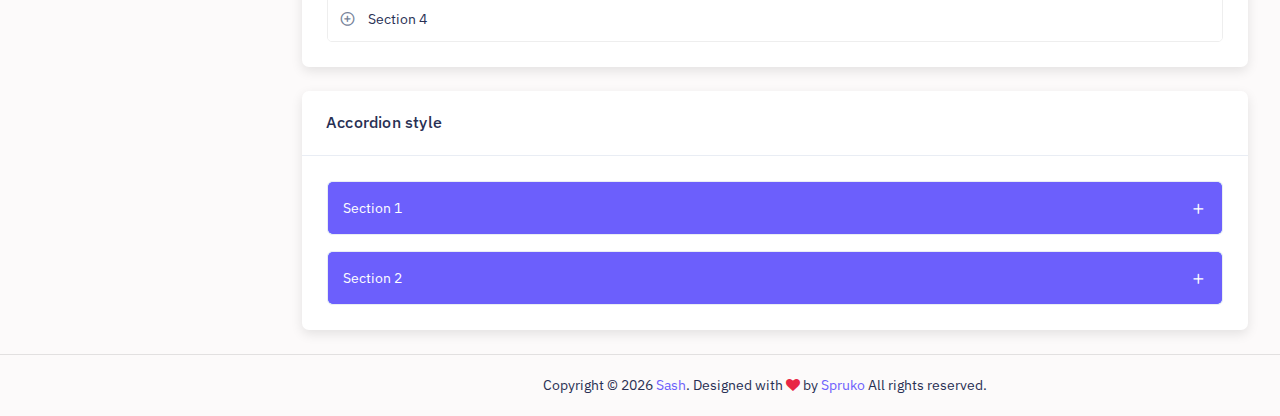
<file: HTML/sash/html/accordion.html>
<!doctype html>
<html lang="en" dir="ltr">

<head>

    <!-- META DATA -->
    <meta charset="UTF-8">
    <meta name='viewport' content='width=device-width, initial-scale=1.0, user-scalable=0'>
    <meta http-equiv="X-UA-Compatible" content="IE=edge">
    <meta name="description" content="Sash – Bootstrap 5  Admin & Dashboard Template">
    <meta name="author" content="Spruko Technologies Private Limited">
    <meta name="keywords" content="admin,admin dashboard,admin panel,admin template,bootstrap,clean,dashboard,flat,jquery,modern,responsive,premium admin templates,responsive admin,ui,ui kit.">

    <!-- FAVICON -->
    <link rel="shortcut icon" type="image/x-icon" href="../assets/images/brand/favicon.ico" />

    <!-- TITLE -->
    <title>Sash – Bootstrap 5 Admin & Dashboard Template</title>

    <!-- BOOTSTRAP CSS -->
    <link id="style" href="../assets/plugins/bootstrap/css/bootstrap.min.css" rel="stylesheet" />

    <!-- STYLE CSS -->
    <link href="../assets/css/style.css" rel="stylesheet" />
    <link href="../assets/css/dark-style.css" rel="stylesheet" />
    <link href="../assets/css/transparent-style.css" rel="stylesheet">
    <link href="../assets/css/skin-modes.css" rel="stylesheet" />

    <!--- FONT-ICONS CSS -->
    <link href="../assets/css/icons.css" rel="stylesheet" />

    <!-- COLOR SKIN CSS -->
    <link id="theme" rel="stylesheet" type="text/css" media="all" href="../assets/colors/color1.css" />

</head>

<body class="app sidebar-mini ltr light-mode">

    <!-- GLOBAL-LOADER -->
    <div id="global-loader">
        <img src="../assets/images/loader.svg" class="loader-img" alt="Loader">
    </div>
    <!-- /GLOBAL-LOADER -->

    <!-- PAGE -->
    <div class="page">
        <div class="page-main">

            <!-- app-Header -->
            <div class="app-header header sticky">
                <div class="container-fluid main-container">
                    <div class="d-flex">
                        <a aria-label="Hide Sidebar" class="app-sidebar__toggle" data-bs-toggle="sidebar" href="javascript:void(0)"></a>
                        <!-- sidebar-toggle-->
                        <a class="logo-horizontal " href="index.html">
                            <img src="../assets/images/brand/logo.png" class="header-brand-img desktop-logo" alt="logo">
                            <img src="../assets/images/brand/logo-3.png" class="header-brand-img light-logo1"
                                alt="logo">
                        </a>
                        <!-- LOGO -->
                        <div class="main-header-center ms-3 d-none d-lg-block">
                            <input type="text" class="form-control" id="typehead" placeholder="Search for results..." autocomplete="off">
                            <button class="btn px-0 pt-2"><i class="fe fe-search" aria-hidden="true"></i></button>
                        </div>
                        <div class="d-flex order-lg-2 ms-auto header-right-icons">
                            <!-- SEARCH -->
                            <button class="navbar-toggler navresponsive-toggler d-lg-none ms-auto" type="button"
                                data-bs-toggle="collapse" data-bs-target="#navbarSupportedContent-4"
                                aria-controls="navbarSupportedContent-4" aria-expanded="false"
                                aria-label="Toggle navigation">
                                <span class="navbar-toggler-icon fe fe-more-vertical"></span>
                            </button>
                            <div class="navbar navbar-collapse responsive-navbar p-0">
                                <div class="collapse navbar-collapse" id="navbarSupportedContent-4">
                                    <div class="d-flex order-lg-2">
                                        <div class="dropdown d-lg-none d-flex">
                                            <a href="javascript:void(0)" class="nav-link icon" data-bs-toggle="dropdown">
                                                <i class="fe fe-search"></i>
                                            </a>
                                            <div class="dropdown-menu header-search dropdown-menu-start">
                                                <div class="input-group w-100 p-2">
                                                    <input type="text" class="form-control" placeholder="Search....">
                                                    <div class="input-group-text btn btn-primary">
                                                        <i class="fa fa-search" aria-hidden="true"></i>
                                                    </div>
                                                </div>
                                            </div>
                                        </div>
                                        <div class="d-flex country">
                                            <a class="nav-link icon text-center" data-bs-target="#country-selector"
                                                data-bs-toggle="modal">
                                                <i class="fe fe-globe"></i><span
                                                    class="fs-16 ms-2 d-none d-xl-block">English</span>
                                            </a>
                                        </div>
                                        <!-- COUNTRY -->
                                        <div class="d-flex country">
                                            <a class="nav-link icon theme-layout nav-link-bg layout-setting">
                                                <span class="dark-layout"><i class="fe fe-moon"></i></span>
                                                <span class="light-layout"><i class="fe fe-sun"></i></span>
                                            </a>
                                        </div>
                                        <!-- Theme-Layout -->
                                        <div class="dropdown  d-flex shopping-cart">
                                            <a class="nav-link icon text-center" data-bs-toggle="dropdown">
                                                <i class="fe fe-shopping-cart"></i><span class="badge bg-secondary header-badge">4</span>
                                            </a>
                                            <div class="dropdown-menu dropdown-menu-end dropdown-menu-arrow">
                                                <div class="drop-heading border-bottom">
                                                    <div class="d-flex">
                                                        <h6 class="mt-1 mb-0 fs-16 fw-semibold text-dark"> My Shopping Cart</h6>
                                                        <div class="ms-auto">
                                                            <span class="badge bg-danger-transparent header-badge text-danger fs-14">Hurry Up!</span>
                                                        </div>
                                                    </div>
                                                </div>
                                                <div class="header-dropdown-list message-menu">
                                                    <div class="dropdown-item d-flex p-4">
                                                        <a href="cart.html" class="open-file"></a>
                                                        <span
                                                            class="avatar avatar-xl br-5 me-3 align-self-center cover-image"
                                                            data-bs-image-src="../assets/images/pngs/4.jpg"></span>
                                                        <div class="wd-50p">
                                                            <h5 class="mb-1">Flower Pot for Home Decor</h5>
                                                            <span>Status: <span class="text-success">In Stock</span></span>
                                                            <p class="fs-13 text-muted mb-0">Quantity: 01</p>
                                                        </div>
                                                        <div class="ms-auto text-end d-flex fs-16">
                                                            <span class="fs-16 text-dark d-none d-sm-block px-4">
                                                                $438
                                                            </span>
                                                            <a href="javascript:void(0)" class="fs-16 btn p-0 cart-trash">
                                                                <i class="fe fe-trash-2 border text-danger brround d-block p-2"></i>
                                                            </a>
                                                        </div>
                                                    </div>
                                                    <div class="dropdown-item d-flex p-4">
                                                        <a href="cart.html" class="open-file"></a>
                                                        <span
                                                            class="avatar avatar-xl br-5 me-3 align-self-center cover-image"
                                                            data-bs-image-src="../assets/images/pngs/6.jpg"></span>
                                                        <div class="wd-50p">
                                                            <h5 class="mb-1">Black Digital Camera</h5>
                                                            <span>Status: <span class="text-danger">Out Stock</span></span>
                                                            <p class="fs-13 text-muted mb-0">Quantity: 06</p>
                                                        </div>
                                                        <div class="ms-auto text-end d-flex">
                                                            <span class="fs-16 text-dark d-none d-sm-block px-4">
                                                                $867
                                                            </span>
                                                            <a href="javascript:void(0)" class="fs-16 btn p-0 cart-trash">
                                                                <i class="fe fe-trash-2 border text-danger brround d-block p-2"></i>
                                                            </a>
                                                        </div>
                                                    </div>
                                                    <div class="dropdown-item d-flex p-4">
                                                        <a href="cart.html" class="open-file"></a>
                                                        <span
                                                            class="avatar avatar-xl br-5 me-3 align-self-center cover-image"
                                                            data-bs-image-src="../assets/images/pngs/8.jpg"></span>
                                                        <div class="wd-50p">
                                                            <h5 class="mb-1">Stylish Rockerz 255 Ear Pods</h5>
                                                            <span>Status: <span class="text-success">In Stock</span></span>
                                                            <p class="fs-13 text-muted mb-0">Quantity: 05</p>
                                                        </div>
                                                        <div class="ms-auto text-end d-flex">
                                                            <span class="fs-16 text-dark d-none d-sm-block px-4">
                                                                $323
                                                            </span>
                                                            <a href="javascript:void(0)" class="fs-16 btn p-0 cart-trash">
                                                                <i class="fe fe-trash-2 border text-danger brround d-block p-2"></i>
                                                            </a>
                                                        </div>
                                                    </div>
                                                    <div class="dropdown-item d-flex p-4">
                                                        <a href="cart.html" class="open-file"></a>
                                                        <span
                                                            class="avatar avatar-xl br-5 me-3 align-self-center cover-image"
                                                            data-bs-image-src="../assets/images/pngs/1.jpg"></span>
                                                        <div class="wd-50p">
                                                            <h5 class="mb-1">Women Party Wear Dress</h5>
                                                            <span>Status: <span class="text-success">In Stock</span></span>
                                                            <p class="fs-13 text-muted mb-0">Quantity: 05</p>
                                                        </div>
                                                        <div class="ms-auto text-end d-flex">
                                                            <span class="fs-16 text-dark d-none d-sm-block px-4">
                                                                $867
                                                            </span>
                                                            <a href="javascript:void(0)" class="fs-16 btn p-0 cart-trash">
                                                                <i class="fe fe-trash-2 border text-danger brround d-block p-2"></i>
                                                            </a>
                                                        </div>
                                                    </div>
                                                    <div class="dropdown-item d-flex p-4">
                                                        <a href="cart.html" class="open-file"></a>
                                                        <span
                                                            class="avatar avatar-xl br-5 me-3 align-self-center cover-image"
                                                            data-bs-image-src="../assets/images/pngs/3.jpg"></span>
                                                        <div class="wd-50p">
                                                            <h5 class="mb-1">Running Shoes for men</h5>
                                                            <span>Status: <span class="text-success">In Stock</span></span>
                                                            <p class="fs-13 text-muted mb-0">Quantity: 05</p>
                                                        </div>
                                                        <div class="ms-auto text-end d-flex">
                                                            <span class="fs-16 text-dark d-none d-sm-block px-4">
                                                                $456
                                                            </span>
                                                            <a href="javascript:void(0)" class="fs-16 btn p-0 cart-trash">
                                                                <i class="fe fe-trash-2 border text-danger brround d-block p-2"></i>
                                                            </a>
                                                        </div>
                                                    </div>
                                                </div>
                                                <div class="dropdown-divider m-0"></div>
                                                <div class="dropdown-footer">
                                                    <a class="btn btn-primary btn-pill w-sm btn-sm py-2" href="checkout.html"><i class="fe fe-check-circle"></i> Checkout</a>
                                                    <span class="float-end p-2 fs-17 fw-semibold">Total: $6789</span>
                                                </div>
                                            </div>
                                        </div>
                                        <!-- CART -->
                                        <div class="dropdown d-flex">
                                            <a class="nav-link icon full-screen-link nav-link-bg">
                                                <i class="fe fe-minimize fullscreen-button"></i>
                                            </a>
                                        </div>
                                        <!-- FULL-SCREEN -->
                                        <div class="dropdown  d-flex notifications">
                                            <a class="nav-link icon" data-bs-toggle="dropdown"><i
                                                    class="fe fe-bell"></i><span class=" pulse"></span>
                                            </a>
                                            <div class="dropdown-menu dropdown-menu-end dropdown-menu-arrow">
                                                <div class="drop-heading border-bottom">
                                                    <div class="d-flex">
                                                        <h6 class="mt-1 mb-0 fs-16 fw-semibold text-dark">Notifications
                                                        </h6>
                                                    </div>
                                                </div>
                                                <div class="notifications-menu">
                                                    <a class="dropdown-item d-flex" href="notify-list.html">
                                                        <div class="me-3 notifyimg  bg-primary brround box-shadow-primary">
                                                            <i class="fe fe-mail"></i>
                                                        </div>
                                                        <div class="mt-1 wd-80p">
                                                            <h5 class="notification-label mb-1">New Application received
                                                            </h5>
                                                            <span class="notification-subtext">3 days ago</span>
                                                        </div>
                                                    </a>
                                                    <a class="dropdown-item d-flex" href="notify-list.html">
                                                        <div class="me-3 notifyimg  bg-secondary brround box-shadow-secondary">
                                                            <i class="fe fe-check-circle"></i>
                                                        </div>
                                                        <div class="mt-1 wd-80p">
                                                            <h5 class="notification-label mb-1">Project has been
                                                                approved</h5>
                                                            <span class="notification-subtext">2 hours ago</span>
                                                        </div>
                                                    </a>
                                                    <a class="dropdown-item d-flex" href="notify-list.html">
                                                        <div class="me-3 notifyimg  bg-success brround box-shadow-success">
                                                            <i class="fe fe-shopping-cart"></i>
                                                        </div>
                                                        <div class="mt-1 wd-80p">
                                                            <h5 class="notification-label mb-1">Your Product Delivered
                                                            </h5>
                                                            <span class="notification-subtext">30 min ago</span>
                                                        </div>
                                                    </a>
                                                    <a class="dropdown-item d-flex" href="notify-list.html">
                                                        <div class="me-3 notifyimg bg-pink brround box-shadow-pink">
                                                            <i class="fe fe-user-plus"></i>
                                                        </div>
                                                        <div class="mt-1 wd-80p">
                                                            <h5 class="notification-label mb-1">Friend Requests</h5>
                                                            <span class="notification-subtext">1 day ago</span>
                                                        </div>
                                                    </a>
                                                </div>
                                                <div class="dropdown-divider m-0"></div>
                                                <a href="notify-list.html"
                                                    class="dropdown-item text-center p-3 text-muted">View all
                                                    Notification</a>
                                            </div>
                                        </div>
                                        <!-- NOTIFICATIONS -->
                                        <div class="dropdown  d-flex message">
                                            <a class="nav-link icon text-center" data-bs-toggle="dropdown">
                                                <i class="fe fe-message-square"></i><span class="pulse-danger"></span>
                                            </a>
                                            <div class="dropdown-menu dropdown-menu-end dropdown-menu-arrow">
                                                <div class="drop-heading border-bottom">
                                                    <div class="d-flex">
                                                        <h6 class="mt-1 mb-0 fs-16 fw-semibold text-dark">You have 5
                                                            Messages</h6>
                                                        <div class="ms-auto">
                                                            <a href="javascript:void(0)" class="text-muted p-0 fs-12">make all unread</a>
                                                        </div>
                                                    </div>
                                                </div>
                                                <div class="message-menu message-menu-scroll">
                                                    <a class="dropdown-item d-flex" href="chat.html">
                                                        <span
                                                            class="avatar avatar-md brround me-3 align-self-center cover-image"
                                                            data-bs-image-src="../assets/images/users/1.jpg"></span>
                                                        <div class="wd-90p">
                                                            <div class="d-flex">
                                                                <h5 class="mb-1">Peter Theil</h5>
                                                                <small class="text-muted ms-auto text-end">
                                                                    6:45 am
                                                                </small>
                                                            </div>
                                                            <span>Commented on file Guest list....</span>
                                                        </div>
                                                    </a>
                                                    <a class="dropdown-item d-flex" href="chat.html">
                                                        <span
                                                            class="avatar avatar-md brround me-3 align-self-center cover-image"
                                                            data-bs-image-src="../assets/images/users/15.jpg"></span>
                                                        <div class="wd-90p">
                                                            <div class="d-flex">
                                                                <h5 class="mb-1">Abagael Luth</h5>
                                                                <small class="text-muted ms-auto text-end">
                                                                    10:35 am
                                                                </small>
                                                            </div>
                                                            <span>New Meetup Started......</span>
                                                        </div>
                                                    </a>
                                                    <a class="dropdown-item d-flex" href="chat.html">
                                                        <span
                                                            class="avatar avatar-md brround me-3 align-self-center cover-image"
                                                            data-bs-image-src="../assets/images/users/12.jpg"></span>
                                                        <div class="wd-90p">
                                                            <div class="d-flex">
                                                                <h5 class="mb-1">Brizid Dawson</h5>
                                                                <small class="text-muted ms-auto text-end">
                                                                    2:17 pm
                                                                </small>
                                                            </div>
                                                            <span>Brizid is in the Warehouse...</span>
                                                        </div>
                                                    </a>
                                                    <a class="dropdown-item d-flex" href="chat.html">
                                                        <span
                                                            class="avatar avatar-md brround me-3 align-self-center cover-image"
                                                            data-bs-image-src="../assets/images/users/4.jpg"></span>
                                                        <div class="wd-90p">
                                                            <div class="d-flex">
                                                                <h5 class="mb-1">Shannon Shaw</h5>
                                                                <small class="text-muted ms-auto text-end">
                                                                    7:55 pm
                                                                </small>
                                                            </div>
                                                            <span>New Product Realease......</span>
                                                        </div>
                                                    </a>
                                                    <a class="dropdown-item d-flex" href="chat.html">
                                                        <span
                                                            class="avatar avatar-md brround me-3 align-self-center cover-image"
                                                            data-bs-image-src="../assets/images/users/3.jpg"></span>
                                                        <div class="wd-90p">
                                                            <div class="d-flex">
                                                                <h5 class="mb-1">Cherry Blossom</h5>
                                                                <small class="text-muted ms-auto text-end">
                                                                    7:55 pm
                                                                </small>
                                                            </div>
                                                            <span>You have appointment on......</span>
                                                        </div>
                                                    </a>

                                                </div>
                                                <div class="dropdown-divider m-0"></div>
                                                <a href="javascript:void(0)" class="dropdown-item text-center p-3 text-muted">See all
                                                    Messages</a>
                                            </div>
                                        </div>
                                        <!-- MESSAGE-BOX -->
                                        <div class="dropdown d-flex header-settings">
                                            <a href="javascript:void(0);" class="nav-link icon"
                                                data-bs-toggle="sidebar-right" data-target=".sidebar-right">
                                                <i class="fe fe-align-right"></i>
                                            </a>
                                        </div>
                                        <!-- SIDE-MENU -->
                                        <div class="dropdown d-flex profile-1">
                                            <a href="javascript:void(0)" data-bs-toggle="dropdown" class="nav-link leading-none d-flex">
                                                <img src="../assets/images/users/21.jpg" alt="profile-user"
                                                    class="avatar  profile-user brround cover-image">
                                            </a>
                                            <div class="dropdown-menu dropdown-menu-end dropdown-menu-arrow">
                                                <div class="drop-heading">
                                                    <div class="text-center">
                                                        <h5 class="text-dark mb-0 fs-14 fw-semibold">Percy Kewshun</h5>
                                                        <small class="text-muted">Senior Admin</small>
                                                    </div>
                                                </div>
                                                <div class="dropdown-divider m-0"></div>
                                                <a class="dropdown-item" href="profile.html">
                                                    <i class="dropdown-icon fe fe-user"></i> Profile
                                                </a>
                                                <a class="dropdown-item" href="email-inbox.html">
                                                    <i class="dropdown-icon fe fe-mail"></i> Inbox
                                                    <span class="badge bg-danger rounded-pill float-end">5</span>
                                                </a>
                                                <a class="dropdown-item" href="lockscreen.html">
                                                    <i class="dropdown-icon fe fe-lock"></i> Lockscreen
                                                </a>
                                                <a class="dropdown-item" href="login.html">
                                                    <i class="dropdown-icon fe fe-alert-circle"></i> Sign out
                                                </a>
                                            </div>
                                        </div>
                                    </div>
                                </div>
                            </div>
                        </div>
                    </div>
                </div>
            </div>
            <!-- /app-Header -->

            <!--APP-SIDEBAR-->
            <div class="sticky">
                <div class="app-sidebar__overlay" data-bs-toggle="sidebar"></div>
                <div class="app-sidebar">
                    <div class="side-header">
                        <a class="header-brand1" href="index.html">
                            <img src="../assets/images/brand/logo.png" class="header-brand-img desktop-logo" alt="logo">
                            <img src="../assets/images/brand/logo-1.png" class="header-brand-img toggle-logo" alt="logo">
                            <img src="../assets/images/brand/logo-2.png" class="header-brand-img light-logo" alt="logo">
                            <img src="../assets/images/brand/logo-3.png" class="header-brand-img light-logo1" alt="logo">
                        </a>
                        <!-- LOGO -->
                    </div>
                    <div class="main-sidemenu">
                        <div class="slide-left disabled" id="slide-left"><svg xmlns="http://www.w3.org/2000/svg" fill="#7b8191" width="24" height="24" viewBox="0 0 24 24"><path d="M13.293 6.293 7.586 12l5.707 5.707 1.414-1.414L10.414 12l4.293-4.293z"/></svg></div>
                        <ul class="side-menu">
                            <li class="sub-category">
                                <h3>Main</h3>
                            </li>
                            <li class="slide">
                                <a class="side-menu__item has-link" data-bs-toggle="slide" href="index.html"><i class="side-menu__icon fe fe-home"></i><span class="side-menu__label">Dashboard</span></a>
                            </li>
                            <li class="sub-category">
                                <h3>UI Kit</h3>
                            </li>
                            <li class="slide">
                                <a class="side-menu__item" data-bs-toggle="slide" href="javascript:void(0)"><i class="side-menu__icon fe fe-slack"></i><span class="side-menu__label">Apps</span><i class="angle fe fe-chevron-right"></i></a>
                                <ul class="slide-menu">
                                    <li class="side-menu-label1"><a href="javascript:void(0)">Apps</a></li>
                                    <li><a href="cards.html" class="slide-item"> Cards design</a></li>
                                    <li><a href="calendar.html" class="slide-item"> Default calendar</a></li>
                                    <li><a href="calendar2.html" class="slide-item"> Full calendar</a></li>
                                    <li><a href="chat.html" class="slide-item"> Chat</a></li>
                                    <li><a href="notify.html" class="slide-item"> Notifications</a></li>
                                    <li><a href="sweetalert.html" class="slide-item"> Sweet alerts</a></li>
                                    <li><a href="rangeslider.html" class="slide-item"> Range slider</a></li>
                                    <li><a href="scroll.html" class="slide-item"> Content Scroll bar</a></li>
                                    <li><a href="loaders.html" class="slide-item"> Loaders</a></li>
                                    <li><a href="counters.html" class="slide-item"> Counters</a></li>
                                    <li><a href="rating.html" class="slide-item"> Rating</a></li>
                                    <li><a href="timeline.html" class="slide-item"> Timeline</a></li>
                                    <li><a href="treeview.html" class="slide-item"> Treeview</a></li>
                                    <li><a href="chart.html" class="slide-item"> Charts</a></li>
                                    <li><a href="footers.html" class="slide-item"> Footers</a></li>
                                    <li><a href="users-list.html" class="slide-item"> User List</a></li>
                                    <li><a href="search.html" class="slide-item">Search</a></li>
                                    <li><a href="crypto-currencies.html" class="slide-item"> Crypto-currencies</a></li>
                                    <li><a href="widgets.html" class="slide-item"> Widgets</a></li>

                                </ul>
                            </li>
                            <li class="slide">
                                <a class="side-menu__item" data-bs-toggle="slide" href="javascript:void(0)"><i
                                        class="side-menu__icon fe fe-package"></i><span
                                        class="side-menu__label">Bootstrap</span><i
                                        class="angle fe fe-chevron-right"></i></a>
                                <ul class="slide-menu mega-slide-menu">
                                    <li class="side-menu-label1"><a href="javascript:void(0)">Bootstrap</a></li>
                                    <div class="mega-menu">
                                        <div class="">
                                            <ul>
                                                <li><a href="alerts.html" class="slide-item"> Alerts</a></li>
                                                <li><a href="buttons.html" class="slide-item"> Buttons</a></li>
                                                <li><a href="colors.html" class="slide-item"> Colors</a></li>
                                                <li><a href="avatarsquare.html" class="slide-item"> Avatar Square</a></li>
                                                <li><a href="avatar-radius.html" class="slide-item"> Avatar Radius</a></li>
                                                <li><a href="avatar-round.html" class="slide-item"> Avatar Rounded</a></li>
                                                <li><a href="dropdown.html" class="slide-item"> Dropdowns</a></li>
                                            </ul>
                                        </div>
                                        <div class="">
                                            <ul>
                                                <li><a href="listgroup.html" class="slide-item"> List Group</a></li>
                                                <li><a href="tags.html" class="slide-item"> Tags</a></li>
                                                <li><a href="pagination.html" class="slide-item"> Pagination</a></li>
                                                <li><a href="navigation.html" class="slide-item"> Navigation</a></li>
                                                <li><a href="typography.html" class="slide-item"> Typography</a></li>
                                                <li><a href="breadcrumbs.html" class="slide-item"> Breadcrumbs</a></li>
                                                <li><a href="badge.html" class="slide-item"> Badges / Pills</a></li>
                                            </ul>
                                        </div>
                                        <div class="">
                                            <ul>
                                                <li><a href="panels.html" class="slide-item"> Panels</a></li>
                                                <li><a href="thumbnails.html" class="slide-item"> Thumbnails</a></li>
                                                <li><a href="offcanvas.html" class="slide-item"> Offcanvas</a></li>
                                                <li><a href="toast.html" class="slide-item"> toast</a></li>
                                                <li><a href="scrollspy.html" class="slide-item"> Scrollspy</a></li>
                                                <li><a href="mediaobject.html" class="slide-item"> Media Object</a></li>
                                                <li><a href="accordion.html" class="slide-item"> Accordions </a></li>
                                            </ul>
                                        </div>
                                        <div class="">
                                            <ul>
                                                <li><a href="tabs.html" class="slide-item"> Tabs</a></li>
                                                <li><a href="modal.html" class="slide-item"> Modal</a></li>
                                                <li><a href="tooltipandpopover.html" class="slide-item"> Tooltip and popover</a></li>
                                                <li><a href="progress.html" class="slide-item"> Progress</a></li>
                                                <li><a href="carousel.html" class="slide-item"> Carousels</a></li>
                                                <li><a href="ribbons.html" class="slide-item"> Ribbons</a></li>
                                            </ul>
                                        </div>
                                    </div>
                                </ul>
                            </li>
                            <li>
                                <a class="side-menu__item has-link" href="landing-page.html" target="_blank"><i
                                        class="side-menu__icon fe fe-zap"></i><span
                                        class="side-menu__label">Landing Page</span><span class="badge bg-green br-5 side-badge blink-text pb-1">New</span></a>
                            </li>
                            <li class="sub-category">
                                <h3>Pre-build Pages</h3>
                            </li>
                            <li class="slide">
                                <a class="side-menu__item" data-bs-toggle="slide" href="javascript:void(0)"><i class="side-menu__icon fe fe-layers"></i><span class="side-menu__label">Pages</span><i class="angle fe fe-chevron-right"></i></a>
                                <ul class="slide-menu">
                                    <li class="side-menu-label1"><a href="javascript:void(0)">Pages</a></li>
                                    <li><a href="profile.html" class="slide-item"> Profile</a></li>
                                    <li><a href="editprofile.html" class="slide-item"> Edit Profile</a></li>
                                    <li><a href="notify-list.html" class="slide-item"> Notifications List</a></li>
                                    <li><a href="email-compose.html" class="slide-item"> Mail-Compose</a></li>
                                    <li><a href="email-inbox.html" class="slide-item"> Mail-Inbox</a></li>
                                    <li><a href="email-read.html" class="slide-item"> Mail-Read</a></li>
                                    <li><a href="gallery.html" class="slide-item"> Gallery</a></li>
                                    <li class="sub-slide">
                                        <a class="sub-side-menu__item" data-bs-toggle="sub-slide" href="javascript:void(0)"><span class="sub-side-menu__label">Forms</span><i class="sub-angle fe fe-chevron-right"></i></a>
                                        <ul class="sub-slide-menu">
                                            <li><a href="form-elements.html" class="sub-slide-item"> Form Elements</a></li>
                                            <li><a href="form-layouts.html" class="sub-slide-item"> Form Layouts</a></li>
                                            <li><a href="form-advanced.html" class="sub-slide-item"> Form Advanced</a></li>
                                            <li><a href="form-editor.html" class="sub-slide-item"> Form Editor</a></li>
                                            <li><a href="form-wizard.html" class="sub-slide-item"> Form Wizard</a></li>
                                            <li><a href="form-validation.html" class="sub-slide-item"> Form Validation</a></li>
                                            <li><a href="form-input-spinners.html" class="sub-slide-item"> Form Input Spinners</a></li>
                                        </ul>
                                    </li>
                                    <li class="sub-slide">
                                        <a class="sub-side-menu__item" data-bs-toggle="sub-slide" href="javascript:void(0)"><span class="sub-side-menu__label">Tables</span><i class="sub-angle fe fe-chevron-right"></i></a>
                                        <ul class="sub-slide-menu">
                                            <li><a href="tables.html" class="sub-slide-item">Default table</a></li>
                                            <li><a href="datatable.html" class="sub-slide-item"> Data Tables</a></li>
                                            <li><a href="edit-table.html" class="sub-slide-item"> Edit Tables</a></li>
                                            <li><a href="extension-tables.html" class="sub-slide-item"> Extension Tables</a></li>
                                        </ul>
                                    </li>
                                    <li class="sub-slide">
                                        <a class="sub-side-menu__item" data-bs-toggle="sub-slide" href="javascript:void(0)"><span class="sub-side-menu__label">Extension</span><i class="sub-angle fe fe-chevron-right"></i></a>
                                        <ul class="sub-slide-menu">
                                            <li><a href="about.html" class="sub-slide-item"> About Company</a></li>
                                            <li><a href="services.html" class="sub-slide-item"> Services</a></li>
                                            <li><a href="faq.html" class="sub-slide-item"> FAQS</a></li>
                                            <li><a href="terms.html" class="sub-slide-item"> Terms</a></li>
                                            <li><a href="invoice.html" class="sub-slide-item"> Invoice</a></li>
                                            <li><a href="pricing.html" class="sub-slide-item"> Pricing Tables</a></li>
                                            <li><a href="settings.html" class="sub-slide-item"> Settings</a></li>
                                            <li><a href="blog.html" class="sub-slide-item"> Blog</a></li>
                                            <li><a href="blog-details.html" class="sub-slide-item"> Blog Details</a></li>
                                            <li><a href="blog-post.html" class="sub-slide-item"> Blog Post</a></li>
                                            <li><a href="empty.html" class="sub-slide-item"> Empty Page</a></li>
                                            <li><a href="construction.html" class="sub-slide-item"> Under Construction</a></li>
                                        </ul>
                                    </li>
                                    <li><a href="switcher-1.html" class="slide-item"> Switcher</a></li>
                                </ul>
                            </li>
                            <li class="slide">
                                <a class="side-menu__item" data-bs-toggle="slide" href="javascript:void(0)"><i class="side-menu__icon fe fe-shopping-bag"></i><span class="side-menu__label">E-Commerce</span><i class="angle fe fe-chevron-right"></i></a>
                                <ul class="slide-menu">
                                    <li class="side-menu-label1"><a href="javascript:void(0)">E-Commerce</a></li>
                                    <li><a href="shop.html" class="slide-item"> Shop</a></li>
                                    <li><a href="shop-description.html" class="slide-item"> Product Details</a></li>
                                    <li><a href="cart.html" class="slide-item"> Shopping Cart</a></li>
                                    <li><a href="add-product.html" class="slide-item"> Add Product</a></li>
                                    <li><a href="wishlist.html" class="slide-item"> Wishlist</a></li>
                                    <li><a href="checkout.html" class="slide-item"> Checkout</a></li>
                                </ul>
                            </li>
                            <li class="slide">
                                <a class="side-menu__item" data-bs-toggle="slide" href="javascript:void(0)"><i class="side-menu__icon fe fe-folder"></i><span class="side-menu__label">File Manager</span><span class="badge bg-pink side-badge">4</span><i class="angle fe fe-chevron-right hor-angle"></i></a>
                                <ul class="slide-menu">
                                    <li class="side-menu-label1"><a href="javascript:void(0)">File Manager</a></li>
                                    <li><a href="file-manager.html" class="slide-item"> File Manager</a></li>
                                    <li><a href="filemanager-list.html" class="slide-item"> File Manager List</a></li>
                                    <li><a href="filemanager-details.html" class="slide-item"> File Details</a></li>
                                    <li><a href="file-attachments.html" class="slide-item"> File Attachments</a></li>
                                </ul>
                            </li>
                            <li class="sub-category">
                                <h3>Misc Pages</h3>
                            </li>
                            <li class="slide">
                                <a class="side-menu__item" data-bs-toggle="slide" href="javascript:void(0)"><i class="side-menu__icon fe fe-users"></i><span class="side-menu__label">Authentication</span><i class="angle fe fe-chevron-right"></i></a>
                                <ul class="slide-menu">
                                    <li class="side-menu-label1"><a href="javascript:void(0)">Authentication</a></li>
                                    <li><a href="login.html" class="slide-item"> Login</a></li>
                                    <li><a href="register.html" class="slide-item"> Register</a></li>
                                    <li><a href="forgot-password.html" class="slide-item"> Forgot Password</a></li>
                                    <li><a href="lockscreen.html" class="slide-item"> Lock screen</a></li>
                                    <li class="sub-slide">
                                        <a class="sub-side-menu__item" data-bs-toggle="sub-slide" href="javascript:void(0)"><span class="sub-side-menu__label">Error Pages</span><i class="sub-angle fe fe-chevron-right"></i></a>
                                        <ul class="sub-slide-menu">
                                            <li><a href="400.html" class="sub-slide-item"> 400</a></li>
                                            <li><a href="401.html" class="sub-slide-item"> 401</a></li>
                                            <li><a href="403.html" class="sub-slide-item"> 403</a></li>
                                            <li><a href="404.html" class="sub-slide-item"> 404</a></li>
                                            <li><a href="500.html" class="sub-slide-item"> 500</a></li>
                                            <li><a href="503.html" class="sub-slide-item"> 503</a></li>
                                        </ul>
                                    </li>
                                </ul>
                            </li>
                            <li class="slide">
                                <a class="side-menu__item" data-bs-toggle="slide" href="javascript:void(0)">
                                    <i class="side-menu__icon fe fe-cpu"></i>
                                    <span class="side-menu__label">Submenu items</span><i class="angle fe fe-chevron-right"></i></a>
                                <ul class="slide-menu">
                                    <li class="side-menu-label1"><a href="javascript:void(0)">Submenu items</a></li>
                                    <li><a href="javascript:void(0)" class="slide-item">Submenu-1</a></li>
                                    <li class="sub-slide">
                                        <a class="sub-side-menu__item" data-bs-toggle="sub-slide" href="javascript:void(0)"><span class="sub-side-menu__label">Submenu-2</span><i class="sub-angle fe fe-chevron-right"></i></a>
                                        <ul class="sub-slide-menu">
                                            <li><a class="sub-slide-item" href="javascript:void(0)">Submenu-2.1</a></li>
                                            <li><a class="sub-slide-item" href="javascript:void(0)">Submenu-2.2</a></li>
                                            <li class="sub-slide2">
                                                <a class="sub-side-menu__item2" href="javascript:void(0)" data-bs-toggle="sub-slide2"><span class="sub-side-menu__label2">Submenu-2.3</span><i class="sub-angle2 fe fe-chevron-right"></i></a>
                                                <ul class="sub-slide-menu2">
                                                    <li><a href="javascript:void(0)" class="sub-slide-item2">Submenu-2.3.1</a></li>
                                                    <li><a href="javascript:void(0)" class="sub-slide-item2">Submenu-2.3.2</a></li>
                                                    <li><a href="javascript:void(0)" class="sub-slide-item2">Submenu-2.3.3</a></li>
                                                </ul>
                                            </li>
                                            <li><a class="sub-slide-item" href="javascript:void(0)">Submenu-2.4</a></li>
                                            <li><a class="sub-slide-item" href="javascript:void(0)">Submenu-2.5</a></li>
                                        </ul>
                                    </li>
                                </ul>
                            </li>
                            <li class="sub-category">
                                <h3>General</h3>
                            </li>

                            <li class="slide">
                                <a class="side-menu__item" data-bs-toggle="slide" href="javascript:void(0)"><i class="side-menu__icon fe fe-map-pin"></i><span class="side-menu__label">Maps</span><i class="angle fe fe-chevron-right"></i></a>
                                <ul class="slide-menu">
                                    <li class="side-menu-label1"><a href="javascript:void(0)">Maps</a></li>
                                    <li><a href="maps1.html" class="slide-item">Leaflet Maps</a></li>
                                    <li><a href="maps2.html" class="slide-item">Mapel Maps</a></li>
                                    <li><a href="maps.html" class="slide-item">Vector Maps</a></li>
                                </ul>
                            </li>
                            <li class="slide">
                                <a class="side-menu__item" data-bs-toggle="slide" href="javascript:void(0)"><i class="side-menu__icon fe fe-bar-chart-2"></i><span class="side-menu__label">Charts</span><span class="badge bg-secondary side-badge">6</span><i class="angle fe fe-chevron-right hor-angle"></i></a>
                                <ul class="slide-menu">
                                    <li class="side-menu-label1"><a href="javascript:void(0)">Charts</a></li>
                                    <li><a href="chart-chartist.html" class="slide-item">Chart Js</a></li>
                                    <li><a href="chart-flot.html" class="slide-item"> Flot Charts</a></li>
                                    <li><a href="chart-echart.html" class="slide-item"> ECharts</a></li>
                                    <li><a href="chart-morris.html" class="slide-item"> Morris Charts</a></li>
                                    <li><a href="chart-nvd3.html" class="slide-item"> Nvd3 Charts</a></li>
                                    <li><a href="charts.html" class="slide-item"> C3 Bar Charts</a></li>
                                    <li><a href="chart-line.html" class="slide-item"> C3 Line Charts</a></li>
                                    <li><a href="chart-donut.html" class="slide-item"> C3 Donut Charts</a></li>
                                    <li><a href="chart-pie.html" class="slide-item"> C3 Pie charts</a></li>
                                </ul>
                            </li>
                            <li class="slide">
                                <a class="side-menu__item" data-bs-toggle="slide" href="javascript:void(0)"><i class="side-menu__icon fe fe-wind"></i><span class="side-menu__label">Icons</span><i class="angle fe fe-chevron-right"></i></a>
                                <ul class="slide-menu">
                                    <li class="side-menu-label1"><a href="javascript:void(0)">Icons</a></li>
                                    <li><a href="icons.html" class="slide-item"> Font Awesome</a></li>
                                    <li><a href="icons2.html" class="slide-item"> Material Design Icons</a></li>
                                    <li><a href="icons3.html" class="slide-item"> Simple Line Icons</a></li>
                                    <li><a href="icons4.html" class="slide-item"> Feather Icons</a></li>
                                    <li><a href="icons5.html" class="slide-item"> Ionic Icons</a></li>
                                    <li><a href="icons6.html" class="slide-item"> Flag Icons</a></li>
                                    <li><a href="icons7.html" class="slide-item"> pe7 Icons</a></li>
                                    <li><a href="icons8.html" class="slide-item"> Themify Icons</a></li>
                                    <li><a href="icons9.html" class="slide-item">Typicons Icons</a></li>
                                    <li><a href="icons10.html" class="slide-item">Weather Icons</a></li>
                                    <li><a href="icons11.html" class="slide-item">Bootstrap Icons</a></li>
                                </ul>
                            </li>
                        </ul>
                        <div class="slide-right" id="slide-right"><svg xmlns="http://www.w3.org/2000/svg" fill="#7b8191" width="24" height="24" viewBox="0 0 24 24"><path d="M10.707 17.707 16.414 12l-5.707-5.707-1.414 1.414L13.586 12l-4.293 4.293z"/></svg></div>
                    </div>
                </div>
                <!--/APP-SIDEBAR-->
            </div>

            <!--app-content open-->
            <div class="main-content app-content mt-0">
                <div class="side-app">

                    <!-- CONTAINER -->
                    <div class="main-container container-fluid">

                        <!-- PAGE-HEADER -->
                        <div class="page-header">
                            <h1 class="page-title">Accordion</h1>
                            <div>
                                <ol class="breadcrumb">
                                    <li class="breadcrumb-item"><a href="javascript:void(0)">Bootstrap</a></li>
                                    <li class="breadcrumb-item active" aria-current="page">Accordion</li>
                                </ol>
                            </div>
                        </div>
                        <!-- PAGE-HEADER END -->

                        <!-- ROW-1 OPEN -->
                        <div class="row ">
                            <div class="col-sm-12 col-md-12 col-lg-12 col-xl-12">
                                <div class="card">
                                    <div class="card-header">
                                        <h3 class="card-title">Default Accordion</h3>
                                    </div>
                                    <div class="card-body">
                                        <div class="panel-group" id="accordion" role="tablist" aria-multiselectable="true">
                                            <div class="panel panel-default active">
                                                <div class="panel-heading " role="tab" id="headingOne1">
                                                    <h4 class="panel-title">
                                                        <a role="button" data-bs-toggle="collapse" data-bs-parent="#accordion" href="#collapse1" aria-expanded="true" aria-controls="collapse1">

                                                                Collapsible Group Item #1
                                                            </a>
                                                    </h4>
                                                </div>
                                                <div id="collapse1" class="panel-collapse collapse" role="tabpanel" aria-labelledby="headingOne1">
                                                    <div class="panel-body">
                                                        Anim pariatur cliche reprehenderit, enim eiusmod high life accusamus terry richardson ad squid. 3 wolf moon officia aute, non cupidatat skateboard dolor brunch. Food truck quinoa nesciunt laborum eiusmod. Brunch 3 wolf moon tempor, sunt aliqua put a bird
                                                        on it squid single-origin coffee nulla assumenda shoreditch et. Nihil anim keffiyeh helvetica, craft beer labore wes anderson cred nesciunt sapiente ea proident. Ad vegan excepteur butcher vice lomo.
                                                        Leggings occaecat craft beer farm-to-table, raw denim aesthetic synth nesciunt you probably haven't heard of them accusamus labore sustainable VHS.
                                                    </div>
                                                </div>
                                            </div>
                                            <div class="panel panel-default mt-2">
                                                <div class="panel-heading" role="tab" id="headingTwo2">
                                                    <h4 class="panel-title">
                                                        <a class="collapsed" role="button" data-bs-toggle="collapse" data-bs-parent="#accordion" href="#collapse2" aria-expanded="false" aria-controls="collapse2">

                                                                Collapsible Group Item #2
                                                            </a>
                                                    </h4>
                                                </div>
                                                <div id="collapse2" class="panel-collapse collapse" role="tabpanel" aria-labelledby="headingTwo2">
                                                    <div class="panel-body">
                                                        Anim pariatur cliche reprehenderit, enim eiusmod high life accusamus terry richardson ad squid. 3 wolf moon officia aute, non cupidatat skateboard dolor brunch. Food truck quinoa nesciunt laborum eiusmod. Brunch 3 wolf moon tempor, sunt aliqua put a bird
                                                        on it squid single-origin coffee nulla assumenda shoreditch et. Nihil anim keffiyeh helvetica, craft beer labore wes anderson cred nesciunt sapiente ea proident. Ad vegan excepteur butcher vice lomo.
                                                        Leggings occaecat craft beer farm-to-table, raw denim aesthetic synth nesciunt you probably haven't heard of them accusamus labore sustainable VHS.
                                                    </div>
                                                </div>
                                            </div>
                                            <div class="panel panel-default mt-2">
                                                <div class="panel-heading" role="tab" id="heading3">
                                                    <h4 class="panel-title">
                                                        <a class="collapsed" role="button" data-bs-toggle="collapse" data-bs-parent="#accordion" href="#collapse3" aria-expanded="false" aria-controls="collapse3">

                                                                Collapsible Group Item #3
                                                            </a>
                                                    </h4>
                                                </div>
                                                <div id="collapse3" class="panel-collapse collapse" role="tabpanel" aria-labelledby="headingThree">
                                                    <div class="panel-body">
                                                        Anim pariatur cliche reprehenderit, enim eiusmod high life accusamus terry richardson ad squid. 3 wolf moon officia aute, non cupidatat skateboard dolor brunch. Food truck quinoa nesciunt laborum eiusmod. Brunch 3 wolf moon tempor, sunt aliqua put a bird
                                                        on it squid single-origin coffee nulla assumenda shoreditch et. Nihil anim keffiyeh helvetica, craft beer labore wes anderson cred nesciunt sapiente ea proident. Ad vegan excepteur butcher vice lomo.
                                                        Leggings occaecat craft beer farm-to-table, raw denim aesthetic synth nesciunt you probably haven't heard of them accusamus labore sustainable VHS.
                                                    </div>
                                                </div>
                                            </div>
                                        </div>
                                        <!-- PANEL-GROUP -->
                                    </div>
                                </div>
                            </div>
                            <!-- COL-END -->
                            <div class="col-sm-12 col-md-12 col-lg-12 col-xl-12">
                                <div class="card">
                                    <div class="card-header">
                                        <h3 class="card-title">Bootstrap Accordion</h3>
                                    </div>
                                    <div class="card-body">
                                        <div class="accordion" id="accordionExample">
                                            <div class="accordion-item">
                                                <h2 class="accordion-header" id="headingOne">
                                                    <button class="accordion-button" type="button" data-bs-toggle="collapse" data-bs-target="#collapseOne" aria-expanded="true" aria-controls="collapseOne">
                                                            Accordion Item #1
                                                        </button>
                                                </h2>
                                                <div id="collapseOne" class="accordion-collapse collapse show" aria-labelledby="headingOne" data-bs-parent="#accordionExample">
                                                    <div class="accordion-body">
                                                        Anim pariatur cliche reprehenderit, enim eiusmod high life accusamus terry richardson ad squid. 3 wolf moon officia aute, non cupidatat skateboard dolor brunch. Food truck quinoa nesciunt laborum eiusmod. Brunch 3 wolf moon tempor, sunt aliqua put a bird
                                                        on it squid single-origin coffee nulla assumenda shoreditch et. Nihil anim keffiyeh helvetica, craft beer labore wes anderson cred nesciunt sapiente ea proident. Ad vegan excepteur butcher vice lomo.
                                                        Leggings occaecat craft beer farm-to-table, raw denim aesthetic synth nesciunt you probably haven't heard of them accusamus labore sustainable VHS.
                                                    </div>
                                                </div>
                                            </div>
                                            <div class="accordion-item">
                                                <h2 class="accordion-header" id="headingTwo">
                                                    <button class="accordion-button collapsed" type="button" data-bs-toggle="collapse" data-bs-target="#collapseTwo" aria-expanded="false" aria-controls="collapseTwo">
                                                            Accordion Item #2
                                                        </button>
                                                </h2>
                                                <div id="collapseTwo" class="accordion-collapse collapse" aria-labelledby="headingTwo" data-bs-parent="#accordionExample">
                                                    <div class="accordion-body">
                                                        Anim pariatur cliche reprehenderit, enim eiusmod high life accusamus terry richardson ad squid. 3 wolf moon officia aute, non cupidatat skateboard dolor brunch. Food truck quinoa nesciunt laborum eiusmod. Brunch 3 wolf moon tempor, sunt aliqua put a bird
                                                        on it squid single-origin coffee nulla assumenda shoreditch et. Nihil anim keffiyeh helvetica, craft beer labore wes anderson cred nesciunt sapiente ea proident. Ad vegan excepteur butcher vice lomo.
                                                        Leggings occaecat craft beer farm-to-table, raw denim aesthetic synth nesciunt you probably haven't heard of them accusamus labore sustainable VHS.
                                                    </div>
                                                </div>
                                            </div>
                                            <div class="accordion-item">
                                                <h2 class="accordion-header" id="headingThree">
                                                    <button class="accordion-button collapsed" type="button" data-bs-toggle="collapse" data-bs-target="#collapseThree" aria-expanded="false" aria-controls="collapseThree">
                                                            Accordion Item #3
                                                        </button>
                                                </h2>
                                                <div id="collapseThree" class="accordion-collapse collapse" aria-labelledby="headingThree" data-bs-parent="#accordionExample">
                                                    <div class="accordion-body">
                                                        Anim pariatur cliche reprehenderit, enim eiusmod high life accusamus terry richardson ad squid. 3 wolf moon officia aute, non cupidatat skateboard dolor brunch. Food truck quinoa nesciunt laborum eiusmod. Brunch 3 wolf moon tempor, sunt aliqua put a bird
                                                        on it squid single-origin coffee nulla assumenda shoreditch et. Nihil anim keffiyeh helvetica, craft beer labore wes anderson cred nesciunt sapiente ea proident. Ad vegan excepteur butcher vice lomo.
                                                        Leggings occaecat craft beer farm-to-table, raw denim aesthetic synth nesciunt you probably haven't heard of them accusamus labore sustainable VHS.
                                                    </div>
                                                </div>
                                            </div>
                                        </div>
                                    </div>
                                </div>
                            </div>
                            <div class="col-sm-12 col-md-12 col-lg-12 col-xl-12">
                                <div class="card">
                                    <div class="card-header">
                                        <h3 class="card-title">Closed Accordion</h3>
                                    </div>
                                    <div class="card-body">
                                        <!-- ACCORDION BEGIN -->
                                        <ul class="demo-accordion accordionjs m-0" data-bs-active-index="false">
                                            <!-- SECTION 1 -->
                                            <li>
                                                <div>
                                                    <h3>Section 1</h3>
                                                </div>
                                                <div>
                                                    <!-- Your text here. For this demo, the content is generated automatically. -->
                                                </div>
                                            </li>
                                            <!-- SECTION 2 -->
                                            <li>
                                                <div>
                                                    <h3>Section 2</h3>
                                                </div>
                                                <div>
                                                    <!-- Your text here. For this demo, the content is generated automatically. -->
                                                </div>
                                            </li>
                                            <!-- SECTION 3 -->
                                            <li>
                                                <div>
                                                    <h3>Section 3</h3>
                                                </div>
                                                <div>
                                                    <!-- Your text here. For this demo, the content is generated automatically. -->
                                                </div>
                                            </li>
                                        </ul>
                                    </div>
                                </div>
                            </div>
                            <!-- COL-END -->
                        </div>
                        <!-- ROW-1 CLOSED -->

                        <!-- ROW-2 OPEN -->
                        <div class="row">
                            <div class="col-lg-12">
                                <div class="card">
                                    <div class="card-header">
                                        <h3 class="card-title">Accordion Style 3</h3>
                                    </div>
                                    <div class="card-body">
                                        <ul class="demo-accordion accordionjs m-0">
                                            <li>
                                                <div>
                                                    <h3>Section 1</h3>
                                                </div>
                                                <div>
                                                    <!-- Your text here. For this demo, the content is generated automatically. -->
                                                </div>
                                            </li>
                                            <li>
                                                <div>
                                                    <h3>Section 2</h3>
                                                </div>
                                                <div>
                                                    <!-- Your text here. For this demo, the content is generated automatically. -->
                                                </div>
                                            </li>
                                            <li>
                                                <div>
                                                    <h3>Section 3</h3>
                                                </div>
                                                <div>
                                                    <!-- Your text here. For this demo, the content is generated automatically. -->
                                                </div>
                                            </li>
                                            <li>
                                                <div>
                                                    <h3>Section 4</h3>
                                                </div>
                                                <div>
                                                    <!-- Your text here. For this demo, the content is generated automatically. -->
                                                </div>
                                            </li>
                                        </ul>
                                    </div>
                                </div>
                                <div class="card">
                                    <div class="card-header">
                                        <h3 class="card-title">Accordion style</h3>
                                    </div>
                                    <div class="card-body">
                                        <div class="panel-group1" id="accordion1">
                                            <div class="panel panel-default mb-4">
                                                <div class="panel-heading1 ">
                                                    <h4 class="panel-title1">
                                                        <a class="accordion-toggle collapsed" data-bs-toggle="collapse" data-bs-parent="#accordion" href="#collapseFour" aria-expanded="false">Section 1</a>
                                                    </h4>
                                                </div>
                                                <div id="collapseFour" class="panel-collapse collapse" role="tabpanel" aria-expanded="false">
                                                    <div class="panel-body">
                                                        <p>All the Lorem Ipsum generators on the Internet tend to repeat predefined chunks as necessary, making this the first true generator on the Internet. It uses a dictionary of over 200 Latin words </p>
                                                        <p>Lorem Ipsum is simply dummy text of the printing and typesetting industry. Lorem Ipsum has been the industry's standard dummy text ever since the 1500s, when an unknown printer took a galley of type
                                                            and scrambled.Nor again is there anyone who loves or pursues or desires to obtain pain of itself, because it is pain, but because occasionally circumstances occur in which toil and pain can procure
                                                            him some great pleasure. To take a trivial example, which of us ever undertakes laborious physical exercise</p>
                                                    </div>
                                                </div>
                                            </div>
                                            <div class="panel panel-default">
                                                <div class="panel-heading1">
                                                    <h4 class="panel-title1">
                                                        <a class="accordion-toggle collapsed" data-bs-toggle="collapse" data-bs-parent="#accordion" href="#collapseFive" aria-expanded="false">Section 2</a>
                                                    </h4>
                                                </div>
                                                <div id="collapseFive" class="panel-collapse collapse" role="tabpanel" aria-expanded="false">
                                                    <div class="panel-body">
                                                        <p>All the Lorem Ipsum generators on the Internet tend to repeat predefined chunks as necessary, making this the first true generator on the Internet. It uses a dictionary of over 200 Latin words </p>
                                                        <p>Lorem Ipsum is simply dummy text of the printing and typesetting industry. Lorem Ipsum has been the industry's standard dummy text ever since the 1500s, when an unknown printer took a galley of type
                                                            and scrambled.Nor again is there anyone who loves or pursues or desires to obtain pain of itself, because it is pain, but because occasionally circumstances occur in which toil and pain can procure
                                                            him some great pleasure. To take a trivial example, which of us ever undertakes laborious physical exercise</p>
                                                    </div>
                                                </div>
                                            </div>
                                        </div>
                                    </div>
                                </div>
                            </div>
                            <!-- COL-END -->
                        </div>
                        <!-- ROW-2 CLOSED OPEN -->
                    </div>
                    <!-- CONTAINER CLOSED -->
                </div>
            </div>
            <!--app-content closed-->
        </div>

        <!-- Sidebar-right -->
        <div class="sidebar sidebar-right sidebar-animate">
            <div class="panel panel-primary card mb-0 shadow-none border-0">
                <div class="tab-menu-heading border-0 d-flex p-3">
                    <div class="card-title mb-0"><i class="fe fe-bell me-2"></i><span class=" pulse"></span>Notifications</div>
                    <div class="card-options ms-auto">
                        <a href="javascript:void(0);" class="sidebar-icon text-end float-end me-3 mb-1" data-bs-toggle="sidebar-right" data-target=".sidebar-right"><i class="fe fe-x text-white"></i></a>
                    </div>
                </div>
                <div class="panel-body tabs-menu-body latest-tasks p-0 border-0">
                    <div class="tabs-menu border-bottom">
                        <!-- Tabs -->
                        <ul class="nav panel-tabs">
                            <li class=""><a href="#side1" class="active" data-bs-toggle="tab"><i class="fe fe-settings me-1"></i>Feeds</a></li>
                            <li><a href="#side2" data-bs-toggle="tab"><i class="fe fe-message-circle"></i> Chat</a></li>
                            <li><a href="#side3" data-bs-toggle="tab"><i class="fe fe-anchor me-1"></i>Timeline</a></li>
                        </ul>
                    </div>
                    <div class="tab-content">
                        <div class="tab-pane active" id="side1">
                            <div class="p-3 fw-semibold ps-5">Feeds</div>
                            <div class="card-body pt-2">
                                <div class="browser-stats">
                                    <div class="row mb-4">
                                        <div class="col-sm-2 mb-sm-0 mb-3">
                                            <span class="feeds avatar-circle brround bg-primary-transparent"><i class="fe fe-user text-primary"></i></span>
                                        </div>
                                        <div class="col-sm-10 ps-sm-0">
                                            <div class="d-flex align-items-end justify-content-between ms-2">
                                                <h6 class="">New user registered</h6>
                                                <div>
                                                    <a href="javascript:void(0)"><i class="fe fe-settings me-1"></i></a>
                                                    <a href="javascript:void(0)"><i class="fe fe-x"></i></a>
                                                </div>
                                            </div>
                                        </div>
                                    </div>
                                    <div class="row mb-4">
                                        <div class="col-sm-2 mb-sm-0 mb-3">
                                            <span class="feeds avatar-circle avatar-circle-secondary brround bg-secondary-transparent"><i class="fe fe-shopping-cart text-secondary"></i></span>
                                        </div>
                                        <div class="col-sm-10 ps-sm-0">
                                            <div class="d-flex align-items-end justify-content-between ms-2">
                                                <h6 class="">New order delivered</h6>
                                                <div>
                                                    <a href="javascript:void(0)"><i class="fe fe-settings me-1"></i></a>
                                                    <a href="javascript:void(0)"><i class="fe fe-x"></i></a>
                                                </div>
                                            </div>
                                        </div>
                                    </div>
                                    <div class="row mb-4">
                                        <div class="col-sm-2 mb-sm-0 mb-3">
                                            <span class="feeds avatar-circle avatar-circle-danger brround bg-danger-transparent"><i class="fe fe-bell text-danger"></i></span>
                                        </div>
                                        <div class="col-sm-10 ps-sm-0">
                                            <div class="d-flex align-items-end justify-content-between ms-2">
                                                <h6 class="">You have pending tasks</h6>
                                                <div>
                                                    <a href="javascript:void(0)"><i class="fe fe-settings me-1"></i></a>
                                                    <a href="javascript:void(0)"><i class="fe fe-x"></i></a>
                                                </div>
                                            </div>
                                        </div>
                                    </div>
                                    <div class="row mb-4">
                                        <div class="col-sm-2 mb-sm-0 mb-3">
                                            <span class="feeds avatar-circle avatar-circle-warning brround bg-warning-transparent"><i class="fe fe-gitlab text-warning"></i></span>
                                        </div>
                                        <div class="col-sm-10 ps-sm-0">
                                            <div class="d-flex align-items-end justify-content-between ms-2">
                                                <h6 class="">New version arrived</h6>
                                                <div>
                                                    <a href="javascript:void(0)"><i class="fe fe-settings me-1"></i></a>
                                                    <a href="javascript:void(0)"><i class="fe fe-x"></i></a>
                                                </div>
                                            </div>
                                        </div>
                                    </div>
                                    <div class="row mb-4">
                                        <div class="col-sm-2 mb-sm-0 mb-3">
                                            <span class="feeds avatar-circle avatar-circle-pink brround bg-pink-transparent"><i class="fe fe-database text-pink"></i></span>
                                        </div>
                                        <div class="col-sm-10 ps-sm-0">
                                            <div class="d-flex align-items-end justify-content-between ms-2">
                                                <h6 class="">Server #1 overloaded</h6>
                                                <div>
                                                    <a href="javascript:void(0)"><i class="fe fe-settings me-1"></i></a>
                                                    <a href="javascript:void(0)"><i class="fe fe-x"></i></a>
                                                </div>
                                            </div>
                                        </div>
                                    </div>
                                    <div class="row">
                                        <div class="col-sm-2 mb-sm-0 mb-3">
                                            <span class="feeds avatar-circle avatar-circle-info brround bg-info-transparent"><i class="fe fe-check-circle text-info"></i></span>
                                        </div>
                                        <div class="col-sm-10 ps-sm-0">
                                            <div class="d-flex align-items-end justify-content-between ms-2">
                                                <h6 class="">New project launched</h6>
                                                <div>
                                                    <a href="javascript:void(0)"><i class="fe fe-settings me-1"></i></a>
                                                    <a href="javascript:void(0)"><i class="fe fe-x"></i></a>
                                                </div>
                                            </div>
                                        </div>
                                    </div>
                                </div>
                            </div>
                            <div class="p-3 fw-semibold ps-5">Settings</div>
                            <div class="card-body pt-2">
                                <div class="browser-stats">
                                    <div class="row mb-4">
                                        <div class="col-sm-2 mb-sm-0 mb-3">
                                            <span class="feeds avatar-circle brround bg-primary-transparent"><i class="fe fe-settings text-primary"></i></span>
                                        </div>
                                        <div class="col-sm-10 ps-sm-0">
                                            <div class="d-flex align-items-end justify-content-between ms-2">
                                                <h6 class="">General Settings</h6>
                                                <div>
                                                    <a href="javascript:void(0)"><i class="fe fe-settings me-1"></i></a>
                                                </div>
                                            </div>
                                        </div>
                                    </div>
                                    <div class="row mb-4">
                                        <div class="col-sm-2 mb-sm-0 mb-3">
                                            <span class="feeds avatar-circle avatar-circle-secondary brround bg-secondary-transparent"><i class="fe fe-map-pin text-secondary"></i></span>
                                        </div>
                                        <div class="col-sm-10 ps-sm-0">
                                            <div class="d-flex align-items-end justify-content-between ms-2">
                                                <h6 class="">Map Settings</h6>
                                                <div>
                                                    <a href="javascript:void(0)"><i class="fe fe-settings me-1"></i></a>
                                                </div>
                                            </div>
                                        </div>
                                    </div>
                                    <div class="row mb-4">
                                        <div class="col-sm-2 mb-sm-0 mb-3">
                                            <span class="feeds avatar-circle avatar-circle-danger brround bg-danger-transparent"><i class="fe fe-headphones text-danger"></i></span>
                                        </div>
                                        <div class="col-sm-10 ps-sm-0">
                                            <div class="d-flex align-items-end justify-content-between ms-2">
                                                <h6 class="">Support Settings</h6>
                                                <div>
                                                    <a href="javascript:void(0)"><i class="fe fe-settings me-1"></i></a>
                                                </div>
                                            </div>
                                        </div>
                                    </div>
                                    <div class="row mb-4">
                                        <div class="col-sm-2 mb-sm-0 mb-3">
                                            <span class="feeds avatar-circle avatar-circle-warning brround bg-warning-transparent"><i class="fe fe-credit-card text-warning"></i></span>
                                        </div>
                                        <div class="col-sm-10 ps-sm-0">
                                            <div class="d-flex align-items-end justify-content-between ms-2">
                                                <h6 class="">Payment Settings</h6>
                                                <div>
                                                    <a href="javascript:void(0)"><i class="fe fe-settings me-1"></i></a>
                                                </div>
                                            </div>
                                        </div>
                                    </div>
                                    <div class="row mb-4">
                                        <div class="col-sm-2 mb-sm-0 mb-3">
                                            <span class="feeds avatar-circle avatar-circle-pink brround bg-pink-transparent"><i class="fe fe-bell text-pink"></i></span>
                                        </div>
                                        <div class="col-sm-10 ps-sm-0">
                                            <div class="d-flex align-items-end justify-content-between ms-2">
                                                <h6 class="">Notification Settings</h6>
                                                <div>
                                                    <a href="javascript:void(0)"><i class="fe fe-settings me-1"></i></a>
                                                </div>
                                            </div>
                                        </div>
                                    </div>
                                </div>
                            </div>
                        </div>
                        <div class="tab-pane" id="side2">
                            <div class="list-group list-group-flush">
                                <div class="pt-3 fw-semibold ps-5">Today</div>
                                <div class="list-group-item d-flex align-items-center">
                                    <div class="me-2">
                                        <span class="avatar avatar-md brround cover-image" data-bs-image-src="../assets/images/users/2.jpg"></span>
                                    </div>
                                    <div class="">
                                        <a href="chat.html">
                                            <div class="fw-semibold text-dark">Addie Minstra</div>
                                            <p class="mb-0 fs-12 text-muted"> Hey! there I' am available.... </p>
                                        </a>
                                    </div>
                                </div>
                                <div class="list-group-item d-flex align-items-center">
                                    <div class="me-2">
                                        <span class="avatar avatar-md brround cover-image" data-bs-image-src="../assets/images/users/11.jpg"><span class="avatar-status bg-success"></span></span>
                                    </div>
                                    <div class="">
                                        <a href="chat.html">
                                            <div class="fw-semibold text-dark">Rose Bush</div>
                                            <p class="mb-0 fs-12 text-muted"> Okay...I will be waiting for you </p>
                                        </a>
                                    </div>
                                </div>
                                <div class="list-group-item d-flex align-items-center">
                                    <div class="me-2">
                                        <span class="avatar avatar-md brround cover-image" data-bs-image-src="../assets/images/users/10.jpg"></span>
                                    </div>
                                    <div class="">
                                        <a href="chat.html">
                                            <div class="fw-semibold text-dark">Claude Strophobia</div>
                                            <p class="mb-0 fs-12 text-muted"> Hi we can explain our new project...... </p>
                                        </a>
                                    </div>
                                </div>
                                <div class="list-group-item d-flex align-items-center">
                                    <div class="me-2">
                                        <span class="avatar avatar-md brround cover-image" data-bs-image-src="../assets/images/users/13.jpg"></span>
                                    </div>
                                    <div class="">
                                        <a href="chat.html">
                                            <div class="fw-semibold text-dark">Eileen Dover</div>
                                            <p class="mb-0 fs-12 text-muted"> New product Launching... </p>
                                        </a>
                                    </div>
                                </div>
                                <div class="list-group-item d-flex align-items-center">
                                    <div class="me-2">
                                        <span class="avatar avatar-md brround cover-image" data-bs-image-src="../assets/images/users/12.jpg"><span class="avatar-status bg-success"></span></span>
                                    </div>
                                    <div class="">
                                        <a href="chat.html">
                                            <div class="fw-semibold text-dark">Willie Findit</div>
                                            <p class="mb-0 fs-12 text-muted"> Okay...I will be waiting for you </p>
                                        </a>
                                    </div>
                                </div>
                                <div class="list-group-item d-flex align-items-center">
                                    <div class="me-2">
                                        <span class="avatar avatar-md brround cover-image" data-bs-image-src="../assets/images/users/15.jpg"></span>
                                    </div>
                                    <div class="">
                                        <a href="chat.html">
                                            <div class="fw-semibold text-dark">Manny Jah</div>
                                            <p class="mb-0 fs-12 text-muted"> Hi we can explain our new project...... </p>
                                        </a>
                                    </div>
                                </div>
                                <div class="list-group-item d-flex align-items-center">
                                    <div class="me-2">
                                        <span class="avatar avatar-md brround cover-image" data-bs-image-src="../assets/images/users/4.jpg"></span>
                                    </div>
                                    <div class="">
                                        <a href="chat.html">
                                            <div class="fw-semibold text-dark">Cherry Blossom</div>
                                            <p class="mb-0 fs-12 text-muted"> Hey! there I' am available....</p>
                                        </a>
                                    </div>
                                </div>
                                <div class="pt-3 fw-semibold ps-5">Yesterday</div>
                                <div class="list-group-item d-flex align-items-center">
                                    <div class="me-2">
                                        <span class="avatar avatar-md brround cover-image" data-bs-image-src="../assets/images/users/7.jpg"><span class="avatar-status bg-success"></span></span>
                                    </div>
                                    <div class="">
                                        <a href="chat.html">
                                            <div class="fw-semibold text-dark">Simon Sais</div>
                                            <p class="mb-0 fs-12 text-muted">Schedule Realease...... </p>
                                        </a>
                                    </div>
                                </div>
                                <div class="list-group-item d-flex align-items-center">
                                    <div class="me-2">
                                        <span class="avatar avatar-md brround cover-image" data-bs-image-src="../assets/images/users/9.jpg"></span>
                                    </div>
                                    <div class="">
                                        <a href="chat.html">
                                            <div class="fw-semibold text-dark">Laura Biding</div>
                                            <p class="mb-0 fs-12 text-muted"> Hi we can explain our new project...... </p>
                                        </a>
                                    </div>
                                </div>
                                <div class="list-group-item d-flex align-items-center">
                                    <div class="me-2">
                                        <span class="avatar avatar-md brround cover-image" data-bs-image-src="../assets/images/users/2.jpg"><span class="avatar-status bg-success"></span></span>
                                    </div>
                                    <div class="">
                                        <a href="chat.html">
                                            <div class="fw-semibold text-dark">Addie Minstra</div>
                                            <p class="mb-0 fs-12 text-muted">Contact me for details....</p>
                                        </a>
                                    </div>
                                </div>
                                <div class="list-group-item d-flex align-items-center">
                                    <div class="me-2">
                                        <span class="avatar avatar-md brround cover-image" data-bs-image-src="../assets/images/users/9.jpg"></span>
                                    </div>
                                    <div class="">
                                        <a href="chat.html">
                                            <div class="fw-semibold text-dark">Ivan Notheridiya</div>
                                            <p class="mb-0 fs-12 text-muted"> Hi we can explain our new project...... </p>
                                        </a>
                                    </div>
                                </div>
                                <div class="list-group-item d-flex align-items-center">
                                    <div class="me-2">
                                        <span class="avatar avatar-md brround cover-image" data-bs-image-src="../assets/images/users/14.jpg"></span>
                                    </div>
                                    <div class="">
                                        <a href="chat.html">
                                            <div class="fw-semibold text-dark">Dulcie Veeta</div>
                                            <p class="mb-0 fs-12 text-muted"> Okay...I will be waiting for you </p>
                                        </a>
                                    </div>
                                </div>
                                <div class="list-group-item d-flex align-items-center">
                                    <div class="me-2">
                                        <span class="avatar avatar-md brround cover-image" data-bs-image-src="../assets/images/users/11.jpg"></span>
                                    </div>
                                    <div class="">
                                        <a href="chat.html">
                                            <div class="fw-semibold text-dark">Florinda Carasco</div>
                                            <p class="mb-0 fs-12 text-muted">New product Launching...</p>
                                        </a>
                                    </div>
                                </div>
                                <div class="list-group-item d-flex align-items-center">
                                    <div class="me-2">
                                        <span class="avatar avatar-md brround cover-image" data-bs-image-src="../assets/images/users/4.jpg"><span class="avatar-status bg-success"></span></span>
                                    </div>
                                    <div class="">
                                        <a href="chat.html">
                                            <div class="fw-semibold text-dark">Cherry Blossom</div>
                                            <p class="mb-0 fs-12 text-muted">cherryblossom@gmail.com</p>
                                        </a>
                                    </div>
                                </div>
                            </div>
                        </div>
                        <div class="tab-pane" id="side3">
                            <ul class="task-list timeline-task">
                                <li class="d-sm-flex mt-4">
                                    <div>
                                        <i class="task-icon1"></i>
                                        <h6 class="fw-semibold">Task Finished<span class="text-muted fs-11 mx-2 fw-normal">09 July 2021</span></h6>
                                        <p class="text-muted fs-12">Adam Berry finished task on<a href="javascript:void(0)" class="fw-semibold"> Project Management</a></p>
                                    </div>
                                    <div class="ms-auto d-md-flex me-3">
                                        <a href="javascript:void(0)" class="text-muted me-2"><span class="fe fe-edit"></span></a>
                                        <a href="javascript:void(0)" class="text-muted"><span class="fe fe-trash-2"></span></a>
                                    </div>
                                </li>
                                <li class="d-sm-flex">
                                    <div>
                                        <i class="task-icon1"></i>
                                        <h6 class="fw-semibold">New Comment<span class="text-muted fs-11 mx-2 fw-normal">05 July 2021</span></h6>
                                        <p class="text-muted fs-12">Victoria commented on Project <a href="javascript:void(0)" class="fw-semibold"> AngularJS Template</a></p>
                                    </div>
                                    <div class="ms-auto d-md-flex me-3">
                                        <a href="javascript:void(0)" class="text-muted me-2"><span class="fe fe-edit"></span></a>
                                        <a href="javascript:void(0)" class="text-muted"><span class="fe fe-trash-2"></span></a>
                                    </div>
                                </li>
                                <li class="d-sm-flex">
                                    <div>
                                        <i class="task-icon1"></i>
                                        <h6 class="fw-semibold">New Comment<span class="text-muted fs-11 mx-2 fw-normal">25 June 2021</span></h6>
                                        <p class="text-muted fs-12">Victoria commented on Project <a href="javascript:void(0)" class="fw-semibold"> AngularJS Template</a></p>
                                    </div>
                                    <div class="ms-auto d-md-flex me-3">
                                        <a href="javascript:void(0)" class="text-muted me-2"><span class="fe fe-edit"></span></a>
                                        <a href="javascript:void(0)" class="text-muted"><span class="fe fe-trash-2"></span></a>
                                    </div>
                                </li>
                                <li class="d-sm-flex">
                                    <div>
                                        <i class="task-icon1"></i>
                                        <h6 class="fw-semibold">Task Overdue<span class="text-muted fs-11 mx-2 fw-normal">14 June 2021</span></h6>
                                        <p class="text-muted mb-0 fs-12">Petey Cruiser finished task <a href="javascript:void(0)" class="fw-semibold"> Integrated management</a></p>
                                    </div>
                                    <div class="ms-auto d-md-flex me-3">
                                        <a href="javascript:void(0)" class="text-muted me-2"><span class="fe fe-edit"></span></a>
                                        <a href="javascript:void(0)" class="text-muted"><span class="fe fe-trash-2"></span></a>
                                    </div>
                                </li>
                                <li class="d-sm-flex">
                                    <div>
                                        <i class="task-icon1"></i>
                                        <h6 class="fw-semibold">Task Overdue<span class="text-muted fs-11 mx-2 fw-normal">29 June 2021</span></h6>
                                        <p class="text-muted mb-0 fs-12">Petey Cruiser finished task <a href="javascript:void(0)" class="fw-semibold"> Integrated management</a></p>
                                    </div>
                                    <div class="ms-auto d-md-flex me-3">
                                        <a href="javascript:void(0)" class="text-muted me-2"><span class="fe fe-edit"></span></a>
                                        <a href="javascript:void(0)" class="text-muted"><span class="fe fe-trash-2"></span></a>
                                    </div>
                                </li>
                                <li class="d-sm-flex">
                                    <div>
                                        <i class="task-icon1"></i>
                                        <h6 class="fw-semibold">Task Finished<span class="text-muted fs-11 mx-2 fw-normal">09 July 2021</span></h6>
                                        <p class="text-muted fs-12">Adam Berry finished task on<a href="javascript:void(0)" class="fw-semibold"> Project Management</a></p>
                                    </div>
                                    <div class="ms-auto d-md-flex me-3">
                                        <a href="javascript:void(0)" class="text-muted me-2"><span class="fe fe-edit"></span></a>
                                        <a href="javascript:void(0)" class="text-muted"><span class="fe fe-trash-2"></span></a>
                                    </div>
                                </li>
                            </ul>
                        </div>
                    </div>
                </div>
            </div>
        </div>
        <!--/Sidebar-right-->

        <!-- Country-selector modal-->
        <div class="modal fade" id="country-selector">
            <div class="modal-dialog modal-dialog-centered" role="document">
                <div class="modal-content country-select-modal">
                    <div class="modal-header">
                        <h6 class="modal-title">Choose Country</h6><button aria-label="Close" class="btn-close"
                            data-bs-dismiss="modal" type="button"><span aria-hidden="true">×</span></button>
                    </div>
                    <div class="modal-body">
                        <ul class="row p-3">
                            <li class="col-lg-6 mb-2">
                                <a href="javascript:void(0)" class="btn btn-country btn-lg btn-block active">
                                    <span class="country-selector"><img alt="" src="../assets/images/flags/us_flag.jpg"
                                            class="me-3 language"></span>USA
                                </a>
                            </li>
                            <li class="col-lg-6 mb-2">
                                <a href="javascript:void(0)" class="btn btn-country btn-lg btn-block">
                                    <span class="country-selector"><img alt=""
                                        src="../assets/images/flags/italy_flag.jpg"
                                        class="me-3 language"></span>Italy
                                </a>
                            </li>
                            <li class="col-lg-6 mb-2">
                                <a href="javascript:void(0)" class="btn btn-country btn-lg btn-block">
                                    <span class="country-selector"><img alt=""
                                        src="../assets/images/flags/spain_flag.jpg"
                                        class="me-3 language"></span>Spain
                                </a>
                            </li>
                            <li class="col-lg-6 mb-2">
                                <a href="javascript:void(0)" class="btn btn-country btn-lg btn-block">
                                    <span class="country-selector"><img alt=""
                                        src="../assets/images/flags/india_flag.jpg"
                                        class="me-3 language"></span>India
                                </a>
                            </li>
                            <li class="col-lg-6 mb-2">
                                <a href="javascript:void(0)" class="btn btn-country btn-lg btn-block">
                                    <span class="country-selector"><img alt=""
                                        src="../assets/images/flags/french_flag.jpg"
                                        class="me-3 language"></span>French
                                </a>
                            </li>
                            <li class="col-lg-6 mb-2">
                                <a href="javascript:void(0)" class="btn btn-country btn-lg btn-block">
                                    <span class="country-selector"><img alt=""
                                        src="../assets/images/flags/russia_flag.jpg"
                                        class="me-3 language"></span>Russia
                                </a>
                            </li>
                            <li class="col-lg-6 mb-2">
                                <a href="javascript:void(0)" class="btn btn-country btn-lg btn-block">
                                    <span class="country-selector"><img alt=""
                                        src="../assets/images/flags/germany_flag.jpg"
                                        class="me-3 language"></span>Germany
                                </a>
                            </li>
                            <li class="col-lg-6 mb-2">
                                <a href="javascript:void(0)" class="btn btn-country btn-lg btn-block">
                                    <span class="country-selector"><img alt=""
                                        src="../assets/images/flags/argentina.jpg"
                                        class="me-3 language"></span>Argentina
                                </a>
                            </li>
                            <li class="col-lg-6 mb-2">
                                <a href="javascript:void(0)" class="btn btn-country btn-lg btn-block">
                                    <span class="country-selector"><img alt="" src="../assets/images/flags/malaysia.jpg"
                                        class="me-3 language"></span>Malaysia
                                </a>
                            </li>
                            <li class="col-lg-6 mb-2">
                                <a href="javascript:void(0)" class="btn btn-country btn-lg btn-block">
                                    <span class="country-selector"><img alt="" src="../assets/images/flags/turkey.jpg"
                                        class="me-3 language"></span>Turkey
                                </a>
                            </li>
                        </ul>
                    </div>
                </div>
            </div>
        </div>
        <!-- Country-selector modal-->

        <!-- FOOTER -->
        <footer class="footer">
            <div class="container">
                <div class="row align-items-center flex-row-reverse">
                    <div class="col-md-12 col-sm-12 text-center">
                        Copyright © <span id="year"></span> <a href="javascript:void(0)">Sash</a>. Designed with <span class="fa fa-heart text-danger"></span> by <a href="javascript:void(0)"> Spruko </a> All rights reserved.
                    </div>
                </div>
            </div>
        </footer>
        <!-- FOOTER CLOSED -->
    </div>

    <!-- BACK-TO-TOP -->
    <a href="#top" id="back-to-top"><i class="fa fa-angle-up"></i></a>

    <!-- JQUERY JS -->
    <script src="../assets/js/jquery.min.js"></script>

    <!-- BOOTSTRAP JS -->
    <script src="../assets/plugins/bootstrap/js/popper.min.js"></script>
    <script src="../assets/plugins/bootstrap/js/bootstrap.min.js"></script>

    <!-- SIDE-MENU JS -->
    <script src="../assets/plugins/sidemenu/sidemenu.js"></script>

	<!-- TypeHead js -->
	<script src="../assets/plugins/bootstrap5-typehead/autocomplete.js"></script>
    <script src="../assets/js/typehead.js"></script>

    <!-- ACCORDION JS -->
    <script src="../assets/plugins/accordion/accordion.min.js"></script>
    <script src="../assets/plugins/accordion/accordion.js"></script>

    <!-- SIDEBAR JS -->
    <script src="../assets/plugins/sidebar/sidebar.js"></script>

    <!-- Perfect SCROLLBAR JS-->
    <script src="../assets/plugins/p-scroll/perfect-scrollbar.js"></script>
    <script src="../assets/plugins/p-scroll/pscroll.js"></script>
    <script src="../assets/plugins/p-scroll/pscroll-1.js"></script>

    <!-- Color Theme js -->
    <script src="../assets/js/themeColors.js"></script>

    <!-- Sticky js -->
    <script src="../assets/js/sticky.js"></script>

    <!-- CUSTOM JS -->
    <script src="../assets/js/custom.js"></script>


</body>

</html>
</file>
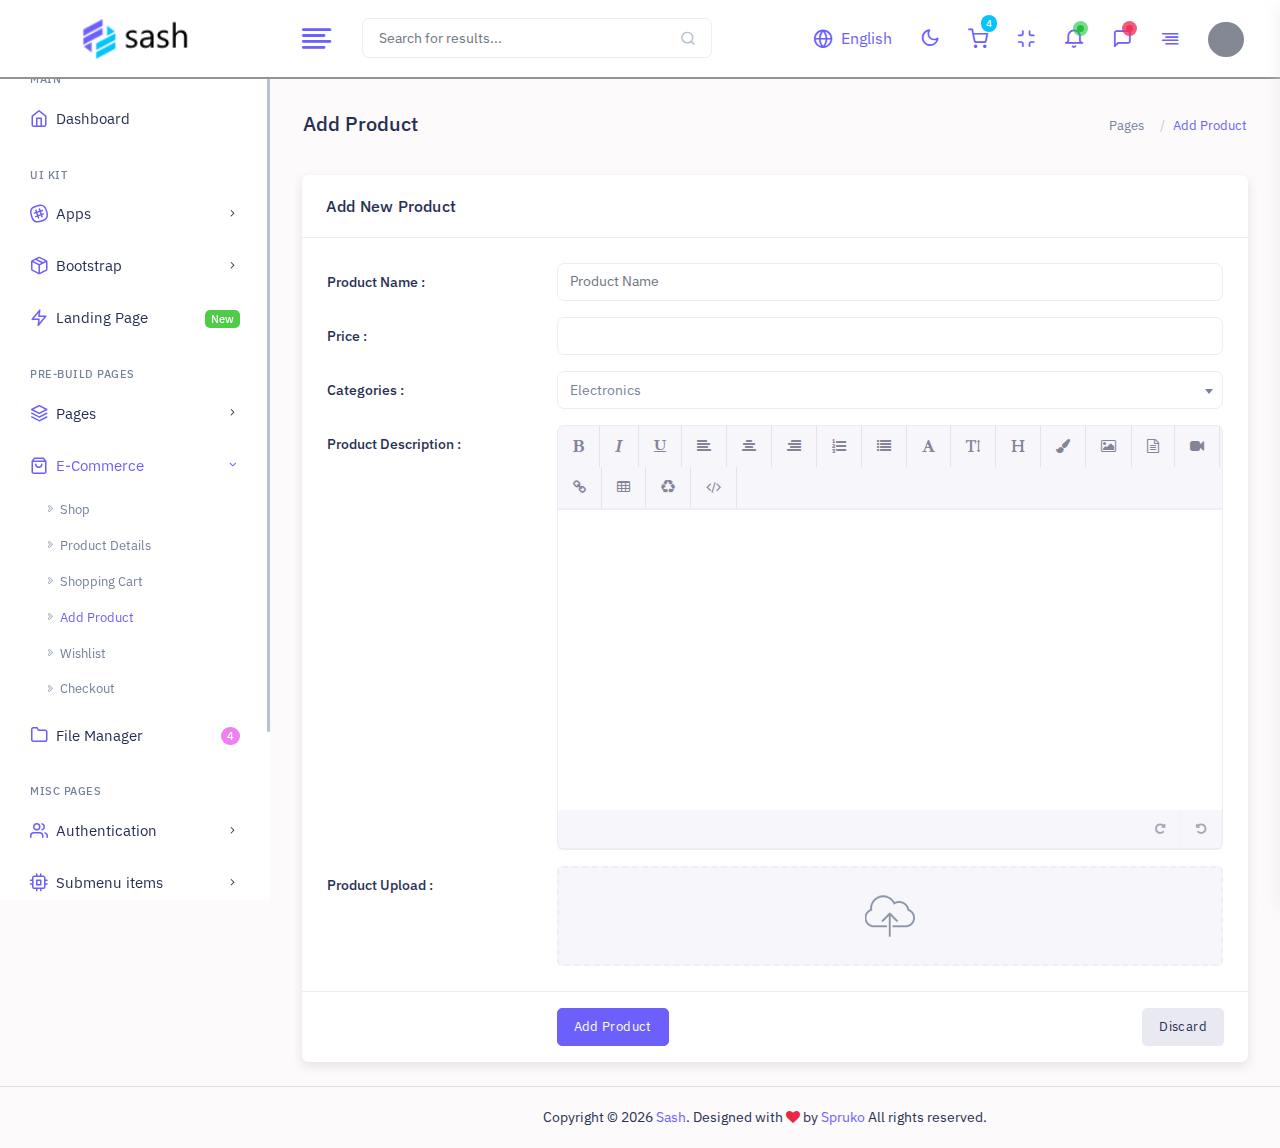
<file: HTML/sash/html/add-product.html>
<!doctype html>
<html lang="en" dir="ltr">

<head>

    <!-- META DATA -->
    <meta charset="UTF-8">
    <meta name='viewport' content='width=device-width, initial-scale=1.0, user-scalable=0'>
    <meta http-equiv="X-UA-Compatible" content="IE=edge">
    <meta name="description" content="Sash – Bootstrap 5  Admin & Dashboard Template">
    <meta name="author" content="Spruko Technologies Private Limited">
    <meta name="keywords" content="admin,admin dashboard,admin panel,admin template,bootstrap,clean,dashboard,flat,jquery,modern,responsive,premium admin templates,responsive admin,ui,ui kit.">

    <!-- FAVICON -->
    <link rel="shortcut icon" type="image/x-icon" href="../assets/images/brand/favicon.ico" />

    <!-- TITLE -->
    <title>Sash – Bootstrap 5 Admin & Dashboard Template</title>

    <!-- BOOTSTRAP CSS -->
    <link id="style" href="../assets/plugins/bootstrap/css/bootstrap.min.css" rel="stylesheet" />

    <!-- STYLE CSS -->
    <link href="../assets/css/style.css" rel="stylesheet" />
    <link href="../assets/css/dark-style.css" rel="stylesheet" />
    <link href="../assets/css/transparent-style.css" rel="stylesheet">
    <link href="../assets/css/skin-modes.css" rel="stylesheet" />

    <!--- FONT-ICONS CSS -->
    <link href="../assets/css/icons.css" rel="stylesheet" />

    <!-- COLOR SKIN CSS -->
    <link id="theme" rel="stylesheet" type="text/css" media="all" href="../assets/colors/color1.css" />
</head>

<body class="app sidebar-mini ltr light-mode">

    <!-- GLOBAL-LOADER -->
    <div id="global-loader">
        <img src="../assets/images/loader.svg" class="loader-img" alt="Loader">
    </div>
    <!-- /GLOBAL-LOADER -->

    <!-- PAGE -->
    <div class="page">
        <div class="page-main">

            <!-- app-Header -->
            <div class="app-header header sticky">
                <div class="container-fluid main-container">
                    <div class="d-flex">
                        <a aria-label="Hide Sidebar" class="app-sidebar__toggle" data-bs-toggle="sidebar" href="javascript:void(0)"></a>
                        <!-- sidebar-toggle-->
                        <a class="logo-horizontal " href="index.html">
                            <img src="../assets/images/brand/logo.png" class="header-brand-img desktop-logo" alt="logo">
                            <img src="../assets/images/brand/logo-3.png" class="header-brand-img light-logo1"
                                alt="logo">
                        </a>
                        <!-- LOGO -->
                        <div class="main-header-center ms-3 d-none d-lg-block">
                            <input type="text" class="form-control" id="typehead" placeholder="Search for results..." autocomplete="off">
                            <button class="btn px-0 pt-2"><i class="fe fe-search" aria-hidden="true"></i></button>
                        </div>
                        <div class="d-flex order-lg-2 ms-auto header-right-icons">
                            <!-- SEARCH -->
                            <button class="navbar-toggler navresponsive-toggler d-lg-none ms-auto" type="button"
                                data-bs-toggle="collapse" data-bs-target="#navbarSupportedContent-4"
                                aria-controls="navbarSupportedContent-4" aria-expanded="false"
                                aria-label="Toggle navigation">
                                <span class="navbar-toggler-icon fe fe-more-vertical"></span>
                            </button>
                            <div class="navbar navbar-collapse responsive-navbar p-0">
                                <div class="collapse navbar-collapse" id="navbarSupportedContent-4">
                                    <div class="d-flex order-lg-2">
                                        <div class="dropdown d-lg-none d-flex">
                                            <a href="javascript:void(0)" class="nav-link icon" data-bs-toggle="dropdown">
                                                <i class="fe fe-search"></i>
                                            </a>
                                            <div class="dropdown-menu header-search dropdown-menu-start">
                                                <div class="input-group w-100 p-2">
                                                    <input type="text" class="form-control" placeholder="Search....">
                                                    <div class="input-group-text btn btn-primary">
                                                        <i class="fa fa-search" aria-hidden="true"></i>
                                                    </div>
                                                </div>
                                            </div>
                                        </div>
                                        <div class="d-flex country">
                                            <a class="nav-link icon text-center" data-bs-target="#country-selector"
                                                data-bs-toggle="modal">
                                                <i class="fe fe-globe"></i><span
                                                    class="fs-16 ms-2 d-none d-xl-block">English</span>
                                            </a>
                                        </div>
                                        <!-- COUNTRY -->
                                        <div class="d-flex country">
                                            <a class="nav-link icon theme-layout nav-link-bg layout-setting">
                                                <span class="dark-layout"><i class="fe fe-moon"></i></span>
                                                <span class="light-layout"><i class="fe fe-sun"></i></span>
                                            </a>
                                        </div>
                                        <!-- Theme-Layout -->
                                        <div class="dropdown  d-flex shopping-cart">
                                            <a class="nav-link icon text-center" data-bs-toggle="dropdown">
                                                <i class="fe fe-shopping-cart"></i><span class="badge bg-secondary header-badge">4</span>
                                            </a>
                                            <div class="dropdown-menu dropdown-menu-end dropdown-menu-arrow">
                                                <div class="drop-heading border-bottom">
                                                    <div class="d-flex">
                                                        <h6 class="mt-1 mb-0 fs-16 fw-semibold text-dark"> My Shopping Cart</h6>
                                                        <div class="ms-auto">
                                                            <span class="badge bg-danger-transparent header-badge text-danger fs-14">Hurry Up!</span>
                                                        </div>
                                                    </div>
                                                </div>
                                                <div class="header-dropdown-list message-menu">
                                                    <div class="dropdown-item d-flex p-4">
                                                        <a href="cart.html" class="open-file"></a>
                                                        <span
                                                            class="avatar avatar-xl br-5 me-3 align-self-center cover-image"
                                                            data-bs-image-src="../assets/images/pngs/4.jpg"></span>
                                                        <div class="wd-50p">
                                                            <h5 class="mb-1">Flower Pot for Home Decor</h5>
                                                            <span>Status: <span class="text-success">In Stock</span></span>
                                                            <p class="fs-13 text-muted mb-0">Quantity: 01</p>
                                                        </div>
                                                        <div class="ms-auto text-end d-flex fs-16">
                                                            <span class="fs-16 text-dark d-none d-sm-block px-4">
                                                                $438
                                                            </span>
                                                            <a href="javascript:void(0)" class="fs-16 btn p-0 cart-trash">
                                                                <i class="fe fe-trash-2 border text-danger brround d-block p-2"></i>
                                                            </a>
                                                        </div>
                                                    </div>
                                                    <div class="dropdown-item d-flex p-4">
                                                        <a href="cart.html" class="open-file"></a>
                                                        <span
                                                            class="avatar avatar-xl br-5 me-3 align-self-center cover-image"
                                                            data-bs-image-src="../assets/images/pngs/6.jpg"></span>
                                                        <div class="wd-50p">
                                                            <h5 class="mb-1">Black Digital Camera</h5>
                                                            <span>Status: <span class="text-danger">Out Stock</span></span>
                                                            <p class="fs-13 text-muted mb-0">Quantity: 06</p>
                                                        </div>
                                                        <div class="ms-auto text-end d-flex">
                                                            <span class="fs-16 text-dark d-none d-sm-block px-4">
                                                                $867
                                                            </span>
                                                            <a href="javascript:void(0)" class="fs-16 btn p-0 cart-trash">
                                                                <i class="fe fe-trash-2 border text-danger brround d-block p-2"></i>
                                                            </a>
                                                        </div>
                                                    </div>
                                                    <div class="dropdown-item d-flex p-4">
                                                        <a href="cart.html" class="open-file"></a>
                                                        <span
                                                            class="avatar avatar-xl br-5 me-3 align-self-center cover-image"
                                                            data-bs-image-src="../assets/images/pngs/8.jpg"></span>
                                                        <div class="wd-50p">
                                                            <h5 class="mb-1">Stylish Rockerz 255 Ear Pods</h5>
                                                            <span>Status: <span class="text-success">In Stock</span></span>
                                                            <p class="fs-13 text-muted mb-0">Quantity: 05</p>
                                                        </div>
                                                        <div class="ms-auto text-end d-flex">
                                                            <span class="fs-16 text-dark d-none d-sm-block px-4">
                                                                $323
                                                            </span>
                                                            <a href="javascript:void(0)" class="fs-16 btn p-0 cart-trash">
                                                                <i class="fe fe-trash-2 border text-danger brround d-block p-2"></i>
                                                            </a>
                                                        </div>
                                                    </div>
                                                    <div class="dropdown-item d-flex p-4">
                                                        <a href="cart.html" class="open-file"></a>
                                                        <span
                                                            class="avatar avatar-xl br-5 me-3 align-self-center cover-image"
                                                            data-bs-image-src="../assets/images/pngs/1.jpg"></span>
                                                        <div class="wd-50p">
                                                            <h5 class="mb-1">Women Party Wear Dress</h5>
                                                            <span>Status: <span class="text-success">In Stock</span></span>
                                                            <p class="fs-13 text-muted mb-0">Quantity: 05</p>
                                                        </div>
                                                        <div class="ms-auto text-end d-flex">
                                                            <span class="fs-16 text-dark d-none d-sm-block px-4">
                                                                $867
                                                            </span>
                                                            <a href="javascript:void(0)" class="fs-16 btn p-0 cart-trash">
                                                                <i class="fe fe-trash-2 border text-danger brround d-block p-2"></i>
                                                            </a>
                                                        </div>
                                                    </div>
                                                    <div class="dropdown-item d-flex p-4">
                                                        <a href="cart.html" class="open-file"></a>
                                                        <span
                                                            class="avatar avatar-xl br-5 me-3 align-self-center cover-image"
                                                            data-bs-image-src="../assets/images/pngs/3.jpg"></span>
                                                        <div class="wd-50p">
                                                            <h5 class="mb-1">Running Shoes for men</h5>
                                                            <span>Status: <span class="text-success">In Stock</span></span>
                                                            <p class="fs-13 text-muted mb-0">Quantity: 05</p>
                                                        </div>
                                                        <div class="ms-auto text-end d-flex">
                                                            <span class="fs-16 text-dark d-none d-sm-block px-4">
                                                                $456
                                                            </span>
                                                            <a href="javascript:void(0)" class="fs-16 btn p-0 cart-trash">
                                                                <i class="fe fe-trash-2 border text-danger brround d-block p-2"></i>
                                                            </a>
                                                        </div>
                                                    </div>
                                                </div>
                                                <div class="dropdown-divider m-0"></div>
                                                <div class="dropdown-footer">
                                                    <a class="btn btn-primary btn-pill w-sm btn-sm py-2" href="checkout.html"><i class="fe fe-check-circle"></i> Checkout</a>
                                                    <span class="float-end p-2 fs-17 fw-semibold">Total: $6789</span>
                                                </div>
                                            </div>
                                        </div>
                                        <!-- CART -->
                                        <div class="dropdown d-flex">
                                            <a class="nav-link icon full-screen-link nav-link-bg">
                                                <i class="fe fe-minimize fullscreen-button"></i>
                                            </a>
                                        </div>
                                        <!-- FULL-SCREEN -->
                                        <div class="dropdown  d-flex notifications">
                                            <a class="nav-link icon" data-bs-toggle="dropdown"><i
                                                    class="fe fe-bell"></i><span class=" pulse"></span>
                                            </a>
                                            <div class="dropdown-menu dropdown-menu-end dropdown-menu-arrow">
                                                <div class="drop-heading border-bottom">
                                                    <div class="d-flex">
                                                        <h6 class="mt-1 mb-0 fs-16 fw-semibold text-dark">Notifications
                                                        </h6>
                                                    </div>
                                                </div>
                                                <div class="notifications-menu">
                                                    <a class="dropdown-item d-flex" href="notify-list.html">
                                                        <div class="me-3 notifyimg  bg-primary brround box-shadow-primary">
                                                            <i class="fe fe-mail"></i>
                                                        </div>
                                                        <div class="mt-1 wd-80p">
                                                            <h5 class="notification-label mb-1">New Application received
                                                            </h5>
                                                            <span class="notification-subtext">3 days ago</span>
                                                        </div>
                                                    </a>
                                                    <a class="dropdown-item d-flex" href="notify-list.html">
                                                        <div class="me-3 notifyimg  bg-secondary brround box-shadow-secondary">
                                                            <i class="fe fe-check-circle"></i>
                                                        </div>
                                                        <div class="mt-1 wd-80p">
                                                            <h5 class="notification-label mb-1">Project has been
                                                                approved</h5>
                                                            <span class="notification-subtext">2 hours ago</span>
                                                        </div>
                                                    </a>
                                                    <a class="dropdown-item d-flex" href="notify-list.html">
                                                        <div class="me-3 notifyimg  bg-success brround box-shadow-success">
                                                            <i class="fe fe-shopping-cart"></i>
                                                        </div>
                                                        <div class="mt-1 wd-80p">
                                                            <h5 class="notification-label mb-1">Your Product Delivered
                                                            </h5>
                                                            <span class="notification-subtext">30 min ago</span>
                                                        </div>
                                                    </a>
                                                    <a class="dropdown-item d-flex" href="notify-list.html">
                                                        <div class="me-3 notifyimg bg-pink brround box-shadow-pink">
                                                            <i class="fe fe-user-plus"></i>
                                                        </div>
                                                        <div class="mt-1 wd-80p">
                                                            <h5 class="notification-label mb-1">Friend Requests</h5>
                                                            <span class="notification-subtext">1 day ago</span>
                                                        </div>
                                                    </a>
                                                </div>
                                                <div class="dropdown-divider m-0"></div>
                                                <a href="notify-list.html"
                                                    class="dropdown-item text-center p-3 text-muted">View all
                                                    Notification</a>
                                            </div>
                                        </div>
                                        <!-- NOTIFICATIONS -->
                                        <div class="dropdown  d-flex message">
                                            <a class="nav-link icon text-center" data-bs-toggle="dropdown">
                                                <i class="fe fe-message-square"></i><span class="pulse-danger"></span>
                                            </a>
                                            <div class="dropdown-menu dropdown-menu-end dropdown-menu-arrow">
                                                <div class="drop-heading border-bottom">
                                                    <div class="d-flex">
                                                        <h6 class="mt-1 mb-0 fs-16 fw-semibold text-dark">You have 5
                                                            Messages</h6>
                                                        <div class="ms-auto">
                                                            <a href="javascript:void(0)" class="text-muted p-0 fs-12">make all unread</a>
                                                        </div>
                                                    </div>
                                                </div>
                                                <div class="message-menu message-menu-scroll">
                                                    <a class="dropdown-item d-flex" href="chat.html">
                                                        <span
                                                            class="avatar avatar-md brround me-3 align-self-center cover-image"
                                                            data-bs-image-src="../assets/images/users/1.jpg"></span>
                                                        <div class="wd-90p">
                                                            <div class="d-flex">
                                                                <h5 class="mb-1">Peter Theil</h5>
                                                                <small class="text-muted ms-auto text-end">
                                                                    6:45 am
                                                                </small>
                                                            </div>
                                                            <span>Commented on file Guest list....</span>
                                                        </div>
                                                    </a>
                                                    <a class="dropdown-item d-flex" href="chat.html">
                                                        <span
                                                            class="avatar avatar-md brround me-3 align-self-center cover-image"
                                                            data-bs-image-src="../assets/images/users/15.jpg"></span>
                                                        <div class="wd-90p">
                                                            <div class="d-flex">
                                                                <h5 class="mb-1">Abagael Luth</h5>
                                                                <small class="text-muted ms-auto text-end">
                                                                    10:35 am
                                                                </small>
                                                            </div>
                                                            <span>New Meetup Started......</span>
                                                        </div>
                                                    </a>
                                                    <a class="dropdown-item d-flex" href="chat.html">
                                                        <span
                                                            class="avatar avatar-md brround me-3 align-self-center cover-image"
                                                            data-bs-image-src="../assets/images/users/12.jpg"></span>
                                                        <div class="wd-90p">
                                                            <div class="d-flex">
                                                                <h5 class="mb-1">Brizid Dawson</h5>
                                                                <small class="text-muted ms-auto text-end">
                                                                    2:17 pm
                                                                </small>
                                                            </div>
                                                            <span>Brizid is in the Warehouse...</span>
                                                        </div>
                                                    </a>
                                                    <a class="dropdown-item d-flex" href="chat.html">
                                                        <span
                                                            class="avatar avatar-md brround me-3 align-self-center cover-image"
                                                            data-bs-image-src="../assets/images/users/4.jpg"></span>
                                                        <div class="wd-90p">
                                                            <div class="d-flex">
                                                                <h5 class="mb-1">Shannon Shaw</h5>
                                                                <small class="text-muted ms-auto text-end">
                                                                    7:55 pm
                                                                </small>
                                                            </div>
                                                            <span>New Product Realease......</span>
                                                        </div>
                                                    </a>
                                                    <a class="dropdown-item d-flex" href="chat.html">
                                                        <span
                                                            class="avatar avatar-md brround me-3 align-self-center cover-image"
                                                            data-bs-image-src="../assets/images/users/3.jpg"></span>
                                                        <div class="wd-90p">
                                                            <div class="d-flex">
                                                                <h5 class="mb-1">Cherry Blossom</h5>
                                                                <small class="text-muted ms-auto text-end">
                                                                    7:55 pm
                                                                </small>
                                                            </div>
                                                            <span>You have appointment on......</span>
                                                        </div>
                                                    </a>

                                                </div>
                                                <div class="dropdown-divider m-0"></div>
                                                <a href="javascript:void(0)" class="dropdown-item text-center p-3 text-muted">See all
                                                    Messages</a>
                                            </div>
                                        </div>
                                        <!-- MESSAGE-BOX -->
                                        <div class="dropdown d-flex header-settings">
                                            <a href="javascript:void(0);" class="nav-link icon"
                                                data-bs-toggle="sidebar-right" data-target=".sidebar-right">
                                                <i class="fe fe-align-right"></i>
                                            </a>
                                        </div>
                                        <!-- SIDE-MENU -->
                                        <div class="dropdown d-flex profile-1">
                                            <a href="javascript:void(0)" data-bs-toggle="dropdown" class="nav-link leading-none d-flex">
                                                <img src="../assets/images/users/21.jpg" alt="profile-user"
                                                    class="avatar  profile-user brround cover-image">
                                            </a>
                                            <div class="dropdown-menu dropdown-menu-end dropdown-menu-arrow">
                                                <div class="drop-heading">
                                                    <div class="text-center">
                                                        <h5 class="text-dark mb-0 fs-14 fw-semibold">Percy Kewshun</h5>
                                                        <small class="text-muted">Senior Admin</small>
                                                    </div>
                                                </div>
                                                <div class="dropdown-divider m-0"></div>
                                                <a class="dropdown-item" href="profile.html">
                                                    <i class="dropdown-icon fe fe-user"></i> Profile
                                                </a>
                                                <a class="dropdown-item" href="email-inbox.html">
                                                    <i class="dropdown-icon fe fe-mail"></i> Inbox
                                                    <span class="badge bg-danger rounded-pill float-end">5</span>
                                                </a>
                                                <a class="dropdown-item" href="lockscreen.html">
                                                    <i class="dropdown-icon fe fe-lock"></i> Lockscreen
                                                </a>
                                                <a class="dropdown-item" href="login.html">
                                                    <i class="dropdown-icon fe fe-alert-circle"></i> Sign out
                                                </a>
                                            </div>
                                        </div>
                                    </div>
                                </div>
                            </div>
                        </div>
                    </div>
                </div>
            </div>
            <!-- /app-Header -->

            <!--APP-SIDEBAR-->
            <div class="sticky">
                <div class="app-sidebar__overlay" data-bs-toggle="sidebar"></div>
                <div class="app-sidebar">
                    <div class="side-header">
                        <a class="header-brand1" href="index.html">
                            <img src="../assets/images/brand/logo.png" class="header-brand-img desktop-logo" alt="logo">
                            <img src="../assets/images/brand/logo-1.png" class="header-brand-img toggle-logo" alt="logo">
                            <img src="../assets/images/brand/logo-2.png" class="header-brand-img light-logo" alt="logo">
                            <img src="../assets/images/brand/logo-3.png" class="header-brand-img light-logo1" alt="logo">
                        </a>
                        <!-- LOGO -->
                    </div>
                    <div class="main-sidemenu">
                        <div class="slide-left disabled" id="slide-left"><svg xmlns="http://www.w3.org/2000/svg" fill="#7b8191" width="24" height="24" viewBox="0 0 24 24"><path d="M13.293 6.293 7.586 12l5.707 5.707 1.414-1.414L10.414 12l4.293-4.293z"/></svg></div>
                        <ul class="side-menu">
                            <li class="sub-category">
                                <h3>Main</h3>
                            </li>
                            <li class="slide">
                                <a class="side-menu__item has-link" data-bs-toggle="slide" href="index.html"><i class="side-menu__icon fe fe-home"></i><span class="side-menu__label">Dashboard</span></a>
                            </li>
                            <li class="sub-category">
                                <h3>UI Kit</h3>
                            </li>
                            <li class="slide">
                                <a class="side-menu__item" data-bs-toggle="slide" href="javascript:void(0)"><i class="side-menu__icon fe fe-slack"></i><span class="side-menu__label">Apps</span><i class="angle fe fe-chevron-right"></i></a>
                                <ul class="slide-menu">
                                    <li class="side-menu-label1"><a href="javascript:void(0)">Apps</a></li>
                                    <li><a href="cards.html" class="slide-item"> Cards design</a></li>
                                    <li><a href="calendar.html" class="slide-item"> Default calendar</a></li>
                                    <li><a href="calendar2.html" class="slide-item"> Full calendar</a></li>
                                    <li><a href="chat.html" class="slide-item"> Chat</a></li>
                                    <li><a href="notify.html" class="slide-item"> Notifications</a></li>
                                    <li><a href="sweetalert.html" class="slide-item"> Sweet alerts</a></li>
                                    <li><a href="rangeslider.html" class="slide-item"> Range slider</a></li>
                                    <li><a href="scroll.html" class="slide-item"> Content Scroll bar</a></li>
                                    <li><a href="loaders.html" class="slide-item"> Loaders</a></li>
                                    <li><a href="counters.html" class="slide-item"> Counters</a></li>
                                    <li><a href="rating.html" class="slide-item"> Rating</a></li>
                                    <li><a href="timeline.html" class="slide-item"> Timeline</a></li>
                                    <li><a href="treeview.html" class="slide-item"> Treeview</a></li>
                                    <li><a href="chart.html" class="slide-item"> Charts</a></li>
                                    <li><a href="footers.html" class="slide-item"> Footers</a></li>
                                    <li><a href="users-list.html" class="slide-item"> User List</a></li>
                                    <li><a href="search.html" class="slide-item">Search</a></li>
                                    <li><a href="crypto-currencies.html" class="slide-item"> Crypto-currencies</a></li>
                                    <li><a href="widgets.html" class="slide-item"> Widgets</a></li>

                                </ul>
                            </li>
                            <li class="slide">
                                <a class="side-menu__item" data-bs-toggle="slide" href="javascript:void(0)"><i
                                        class="side-menu__icon fe fe-package"></i><span
                                        class="side-menu__label">Bootstrap</span><i
                                        class="angle fe fe-chevron-right"></i></a>
                                <ul class="slide-menu mega-slide-menu">
                                    <li class="side-menu-label1"><a href="javascript:void(0)">Bootstrap</a></li>
                                    <div class="mega-menu">
                                        <div class="">
                                            <ul>
                                                <li><a href="alerts.html" class="slide-item"> Alerts</a></li>
                                                <li><a href="buttons.html" class="slide-item"> Buttons</a></li>
                                                <li><a href="colors.html" class="slide-item"> Colors</a></li>
                                                <li><a href="avatarsquare.html" class="slide-item"> Avatar Square</a></li>
                                                <li><a href="avatar-radius.html" class="slide-item"> Avatar Radius</a></li>
                                                <li><a href="avatar-round.html" class="slide-item"> Avatar Rounded</a></li>
                                                <li><a href="dropdown.html" class="slide-item"> Dropdowns</a></li>
                                            </ul>
                                        </div>
                                        <div class="">
                                            <ul>
                                                <li><a href="listgroup.html" class="slide-item"> List Group</a></li>
                                                <li><a href="tags.html" class="slide-item"> Tags</a></li>
                                                <li><a href="pagination.html" class="slide-item"> Pagination</a></li>
                                                <li><a href="navigation.html" class="slide-item"> Navigation</a></li>
                                                <li><a href="typography.html" class="slide-item"> Typography</a></li>
                                                <li><a href="breadcrumbs.html" class="slide-item"> Breadcrumbs</a></li>
                                                <li><a href="badge.html" class="slide-item"> Badges / Pills</a></li>
                                            </ul>
                                        </div>
                                        <div class="">
                                            <ul>
                                                <li><a href="panels.html" class="slide-item"> Panels</a></li>
                                                <li><a href="thumbnails.html" class="slide-item"> Thumbnails</a></li>
                                                <li><a href="offcanvas.html" class="slide-item"> Offcanvas</a></li>
                                                <li><a href="toast.html" class="slide-item"> toast</a></li>
                                                <li><a href="scrollspy.html" class="slide-item"> Scrollspy</a></li>
                                                <li><a href="mediaobject.html" class="slide-item"> Media Object</a></li>
                                                <li><a href="accordion.html" class="slide-item"> Accordions </a></li>
                                            </ul>
                                        </div>
                                        <div class="">
                                            <ul>
                                                <li><a href="tabs.html" class="slide-item"> Tabs</a></li>
                                                <li><a href="modal.html" class="slide-item"> Modal</a></li>
                                                <li><a href="tooltipandpopover.html" class="slide-item"> Tooltip and popover</a></li>
                                                <li><a href="progress.html" class="slide-item"> Progress</a></li>
                                                <li><a href="carousel.html" class="slide-item"> Carousels</a></li>
                                                <li><a href="ribbons.html" class="slide-item"> Ribbons</a></li>
                                            </ul>
                                        </div>
                                    </div>
                                </ul>
                            </li>
                            <li>
                                <a class="side-menu__item has-link" href="landing-page.html" target="_blank"><i
                                        class="side-menu__icon fe fe-zap"></i><span
                                        class="side-menu__label">Landing Page</span><span class="badge bg-green br-5 side-badge blink-text pb-1">New</span></a>
                            </li>
                            <li class="sub-category">
                                <h3>Pre-build Pages</h3>
                            </li>
                            <li class="slide">
                                <a class="side-menu__item" data-bs-toggle="slide" href="javascript:void(0)"><i class="side-menu__icon fe fe-layers"></i><span class="side-menu__label">Pages</span><i class="angle fe fe-chevron-right"></i></a>
                                <ul class="slide-menu">
                                    <li class="side-menu-label1"><a href="javascript:void(0)">Pages</a></li>
                                    <li><a href="profile.html" class="slide-item"> Profile</a></li>
                                    <li><a href="editprofile.html" class="slide-item"> Edit Profile</a></li>
                                    <li><a href="notify-list.html" class="slide-item"> Notifications List</a></li>
                                    <li><a href="email-compose.html" class="slide-item"> Mail-Compose</a></li>
                                    <li><a href="email-inbox.html" class="slide-item"> Mail-Inbox</a></li>
                                    <li><a href="email-read.html" class="slide-item"> Mail-Read</a></li>
                                    <li><a href="gallery.html" class="slide-item"> Gallery</a></li>
                                    <li class="sub-slide">
                                        <a class="sub-side-menu__item" data-bs-toggle="sub-slide" href="javascript:void(0)"><span class="sub-side-menu__label">Forms</span><i class="sub-angle fe fe-chevron-right"></i></a>
                                        <ul class="sub-slide-menu">
                                            <li><a href="form-elements.html" class="sub-slide-item"> Form Elements</a></li>
                                            <li><a href="form-layouts.html" class="sub-slide-item"> Form Layouts</a></li>
                                            <li><a href="form-advanced.html" class="sub-slide-item"> Form Advanced</a></li>
                                            <li><a href="form-editor.html" class="sub-slide-item"> Form Editor</a></li>
                                            <li><a href="form-wizard.html" class="sub-slide-item"> Form Wizard</a></li>
                                            <li><a href="form-validation.html" class="sub-slide-item"> Form Validation</a></li>
                                            <li><a href="form-input-spinners.html" class="sub-slide-item"> Form Input Spinners</a></li>
                                        </ul>
                                    </li>
                                    <li class="sub-slide">
                                        <a class="sub-side-menu__item" data-bs-toggle="sub-slide" href="javascript:void(0)"><span class="sub-side-menu__label">Tables</span><i class="sub-angle fe fe-chevron-right"></i></a>
                                        <ul class="sub-slide-menu">
                                            <li><a href="tables.html" class="sub-slide-item">Default table</a></li>
                                            <li><a href="datatable.html" class="sub-slide-item"> Data Tables</a></li>
                                            <li><a href="edit-table.html" class="sub-slide-item"> Edit Tables</a></li>
                                            <li><a href="extension-tables.html" class="sub-slide-item"> Extension Tables</a></li>
                                        </ul>
                                    </li>
                                    <li class="sub-slide">
                                        <a class="sub-side-menu__item" data-bs-toggle="sub-slide" href="javascript:void(0)"><span class="sub-side-menu__label">Extension</span><i class="sub-angle fe fe-chevron-right"></i></a>
                                        <ul class="sub-slide-menu">
                                            <li><a href="about.html" class="sub-slide-item"> About Company</a></li>
                                            <li><a href="services.html" class="sub-slide-item"> Services</a></li>
                                            <li><a href="faq.html" class="sub-slide-item"> FAQS</a></li>
                                            <li><a href="terms.html" class="sub-slide-item"> Terms</a></li>
                                            <li><a href="invoice.html" class="sub-slide-item"> Invoice</a></li>
                                            <li><a href="pricing.html" class="sub-slide-item"> Pricing Tables</a></li>
                                            <li><a href="settings.html" class="sub-slide-item"> Settings</a></li>
                                            <li><a href="blog.html" class="sub-slide-item"> Blog</a></li>
                                            <li><a href="blog-details.html" class="sub-slide-item"> Blog Details</a></li>
                                            <li><a href="blog-post.html" class="sub-slide-item"> Blog Post</a></li>
                                            <li><a href="empty.html" class="sub-slide-item"> Empty Page</a></li>
                                            <li><a href="construction.html" class="sub-slide-item"> Under Construction</a></li>
                                        </ul>
                                    </li>
                                    <li><a href="switcher-1.html" class="slide-item"> Switcher</a></li>
                                </ul>
                            </li>
                            <li class="slide">
                                <a class="side-menu__item" data-bs-toggle="slide" href="javascript:void(0)"><i class="side-menu__icon fe fe-shopping-bag"></i><span class="side-menu__label">E-Commerce</span><i class="angle fe fe-chevron-right"></i></a>
                                <ul class="slide-menu">
                                    <li class="side-menu-label1"><a href="javascript:void(0)">E-Commerce</a></li>
                                    <li><a href="shop.html" class="slide-item"> Shop</a></li>
                                    <li><a href="shop-description.html" class="slide-item"> Product Details</a></li>
                                    <li><a href="cart.html" class="slide-item"> Shopping Cart</a></li>
                                    <li><a href="add-product.html" class="slide-item"> Add Product</a></li>
                                    <li><a href="wishlist.html" class="slide-item"> Wishlist</a></li>
                                    <li><a href="checkout.html" class="slide-item"> Checkout</a></li>
                                </ul>
                            </li>
                            <li class="slide">
                                <a class="side-menu__item" data-bs-toggle="slide" href="javascript:void(0)"><i class="side-menu__icon fe fe-folder"></i><span class="side-menu__label">File Manager</span><span class="badge bg-pink side-badge">4</span><i class="angle fe fe-chevron-right hor-angle"></i></a>
                                <ul class="slide-menu">
                                    <li class="side-menu-label1"><a href="javascript:void(0)">File Manager</a></li>
                                    <li><a href="file-manager.html" class="slide-item"> File Manager</a></li>
                                    <li><a href="filemanager-list.html" class="slide-item"> File Manager List</a></li>
                                    <li><a href="filemanager-details.html" class="slide-item"> File Details</a></li>
                                    <li><a href="file-attachments.html" class="slide-item"> File Attachments</a></li>
                                </ul>
                            </li>
                            <li class="sub-category">
                                <h3>Misc Pages</h3>
                            </li>
                            <li class="slide">
                                <a class="side-menu__item" data-bs-toggle="slide" href="javascript:void(0)"><i class="side-menu__icon fe fe-users"></i><span class="side-menu__label">Authentication</span><i class="angle fe fe-chevron-right"></i></a>
                                <ul class="slide-menu">
                                    <li class="side-menu-label1"><a href="javascript:void(0)">Authentication</a></li>
                                    <li><a href="login.html" class="slide-item"> Login</a></li>
                                    <li><a href="register.html" class="slide-item"> Register</a></li>
                                    <li><a href="forgot-password.html" class="slide-item"> Forgot Password</a></li>
                                    <li><a href="lockscreen.html" class="slide-item"> Lock screen</a></li>
                                    <li class="sub-slide">
                                        <a class="sub-side-menu__item" data-bs-toggle="sub-slide" href="javascript:void(0)"><span class="sub-side-menu__label">Error Pages</span><i class="sub-angle fe fe-chevron-right"></i></a>
                                        <ul class="sub-slide-menu">
                                            <li><a href="400.html" class="sub-slide-item"> 400</a></li>
                                            <li><a href="401.html" class="sub-slide-item"> 401</a></li>
                                            <li><a href="403.html" class="sub-slide-item"> 403</a></li>
                                            <li><a href="404.html" class="sub-slide-item"> 404</a></li>
                                            <li><a href="500.html" class="sub-slide-item"> 500</a></li>
                                            <li><a href="503.html" class="sub-slide-item"> 503</a></li>
                                        </ul>
                                    </li>
                                </ul>
                            </li>
                            <li class="slide">
                                <a class="side-menu__item" data-bs-toggle="slide" href="javascript:void(0)">
                                    <i class="side-menu__icon fe fe-cpu"></i>
                                    <span class="side-menu__label">Submenu items</span><i class="angle fe fe-chevron-right"></i></a>
                                <ul class="slide-menu">
                                    <li class="side-menu-label1"><a href="javascript:void(0)">Submenu items</a></li>
                                    <li><a href="javascript:void(0)" class="slide-item">Submenu-1</a></li>
                                    <li class="sub-slide">
                                        <a class="sub-side-menu__item" data-bs-toggle="sub-slide" href="javascript:void(0)"><span class="sub-side-menu__label">Submenu-2</span><i class="sub-angle fe fe-chevron-right"></i></a>
                                        <ul class="sub-slide-menu">
                                            <li><a class="sub-slide-item" href="javascript:void(0)">Submenu-2.1</a></li>
                                            <li><a class="sub-slide-item" href="javascript:void(0)">Submenu-2.2</a></li>
                                            <li class="sub-slide2">
                                                <a class="sub-side-menu__item2" href="javascript:void(0)" data-bs-toggle="sub-slide2"><span class="sub-side-menu__label2">Submenu-2.3</span><i class="sub-angle2 fe fe-chevron-right"></i></a>
                                                <ul class="sub-slide-menu2">
                                                    <li><a href="javascript:void(0)" class="sub-slide-item2">Submenu-2.3.1</a></li>
                                                    <li><a href="javascript:void(0)" class="sub-slide-item2">Submenu-2.3.2</a></li>
                                                    <li><a href="javascript:void(0)" class="sub-slide-item2">Submenu-2.3.3</a></li>
                                                </ul>
                                            </li>
                                            <li><a class="sub-slide-item" href="javascript:void(0)">Submenu-2.4</a></li>
                                            <li><a class="sub-slide-item" href="javascript:void(0)">Submenu-2.5</a></li>
                                        </ul>
                                    </li>
                                </ul>
                            </li>
                            <li class="sub-category">
                                <h3>General</h3>
                            </li>

                            <li class="slide">
                                <a class="side-menu__item" data-bs-toggle="slide" href="javascript:void(0)"><i class="side-menu__icon fe fe-map-pin"></i><span class="side-menu__label">Maps</span><i class="angle fe fe-chevron-right"></i></a>
                                <ul class="slide-menu">
                                    <li class="side-menu-label1"><a href="javascript:void(0)">Maps</a></li>
                                    <li><a href="maps1.html" class="slide-item">Leaflet Maps</a></li>
                                    <li><a href="maps2.html" class="slide-item">Mapel Maps</a></li>
                                    <li><a href="maps.html" class="slide-item">Vector Maps</a></li>
                                </ul>
                            </li>
                            <li class="slide">
                                <a class="side-menu__item" data-bs-toggle="slide" href="javascript:void(0)"><i class="side-menu__icon fe fe-bar-chart-2"></i><span class="side-menu__label">Charts</span><span class="badge bg-secondary side-badge">6</span><i class="angle fe fe-chevron-right hor-angle"></i></a>
                                <ul class="slide-menu">
                                    <li class="side-menu-label1"><a href="javascript:void(0)">Charts</a></li>
                                    <li><a href="chart-chartist.html" class="slide-item">Chart Js</a></li>
                                    <li><a href="chart-flot.html" class="slide-item"> Flot Charts</a></li>
                                    <li><a href="chart-echart.html" class="slide-item"> ECharts</a></li>
                                    <li><a href="chart-morris.html" class="slide-item"> Morris Charts</a></li>
                                    <li><a href="chart-nvd3.html" class="slide-item"> Nvd3 Charts</a></li>
                                    <li><a href="charts.html" class="slide-item"> C3 Bar Charts</a></li>
                                    <li><a href="chart-line.html" class="slide-item"> C3 Line Charts</a></li>
                                    <li><a href="chart-donut.html" class="slide-item"> C3 Donut Charts</a></li>
                                    <li><a href="chart-pie.html" class="slide-item"> C3 Pie charts</a></li>
                                </ul>
                            </li>
                            <li class="slide">
                                <a class="side-menu__item" data-bs-toggle="slide" href="javascript:void(0)"><i class="side-menu__icon fe fe-wind"></i><span class="side-menu__label">Icons</span><i class="angle fe fe-chevron-right"></i></a>
                                <ul class="slide-menu">
                                    <li class="side-menu-label1"><a href="javascript:void(0)">Icons</a></li>
                                    <li><a href="icons.html" class="slide-item"> Font Awesome</a></li>
                                    <li><a href="icons2.html" class="slide-item"> Material Design Icons</a></li>
                                    <li><a href="icons3.html" class="slide-item"> Simple Line Icons</a></li>
                                    <li><a href="icons4.html" class="slide-item"> Feather Icons</a></li>
                                    <li><a href="icons5.html" class="slide-item"> Ionic Icons</a></li>
                                    <li><a href="icons6.html" class="slide-item"> Flag Icons</a></li>
                                    <li><a href="icons7.html" class="slide-item"> pe7 Icons</a></li>
                                    <li><a href="icons8.html" class="slide-item"> Themify Icons</a></li>
                                    <li><a href="icons9.html" class="slide-item">Typicons Icons</a></li>
                                    <li><a href="icons10.html" class="slide-item">Weather Icons</a></li>
                                    <li><a href="icons11.html" class="slide-item">Bootstrap Icons</a></li>
                                </ul>
                            </li>
                        </ul>
                        <div class="slide-right" id="slide-right"><svg xmlns="http://www.w3.org/2000/svg" fill="#7b8191" width="24" height="24" viewBox="0 0 24 24"><path d="M10.707 17.707 16.414 12l-5.707-5.707-1.414 1.414L13.586 12l-4.293 4.293z"/></svg></div>
                    </div>
                </div>
                <!--/APP-SIDEBAR-->
            </div>

            <!--app-content open-->
            <div class="main-content app-content mt-0">
                <div class="side-app">

                    <!-- CONTAINER -->
                    <div class="main-container container-fluid">

                        <!-- PAGE-HEADER -->
                        <div class="page-header">
                            <h1 class="page-title">Add Product</h1>
                            <div>
                                <ol class="breadcrumb">
                                    <li class="breadcrumb-item"><a href="javascript:void(0)">Pages</a></li>
                                    <li class="breadcrumb-item active" aria-current="page">Add Product</li>
                                </ol>
                            </div>
                        </div>
                        <!-- PAGE-HEADER END -->

                        <!-- ROW-1 OPEN -->
                        <div class="row">
                            <div class="col-lg-12">
                                <div class="card">
                                    <div class="card-header">
                                        <div class="card-title">Add New Product</div>
                                    </div>
                                    <div class="card-body">
                                        <div class="row mb-4">
                                            <label class="col-md-3 form-label">Product Name :</label>
                                            <div class="col-md-9">
                                                <input type="text" class="form-control" placeholder="Product Name">
                                            </div>
                                        </div>
                                        <div class="row mb-4">
                                            <label class="col-md-3 form-label">Price :</label>
                                            <div class="col-md-9">
                                                <input type="number" class="form-control">
                                            </div>
                                        </div>
                                        <div class="row mb-4">
                                            <label class="col-md-3 form-label">Categories :</label>
                                            <div class="col-md-9">
                                                <select name="country" class="form-control form-select select2" data-bs-placeholder="Select Country">
                                                    <option value="br">Electronics</option>
                                                    <option value="cz">Fashion</option>
                                                    <option value="de">Home Decor</option>
                                                    <option value="pl">Furniture</option>
                                            </select>
                                            </div>
                                        </div>

                                        <!-- Row -->
                                        <div class="row">
                                            <label class="col-md-3 form-label mb-4">Product Description :</label>
                                            <div class="col-md-9 mb-4">
                                                <textarea class="content" name="example"></textarea>
                                            </div>
                                        </div>
                                        <!--End Row-->

                                        <!--Row-->
                                        <div class="row">
                                            <label class="col-md-3 form-label mb-4">Product Upload :</label>
                                            <div class="col-md-9">
                                                <input id="demo" type="file" name="files" accept=".jpg, .png, image/jpeg, image/png" multiple>
                                            </div>
                                        </div>
                                        <!--End Row-->
                                    </div>
                                    <div class="card-footer">
                                        <!--Row-->
                                        <div class="row">
                                            <div class="col-md-3"></div>
                                            <div class="col-md-9">
                                                <a href="javascript:void(0)" class="btn btn-primary">Add Product</a>
                                                <a href="javascript:void(0)" class="btn btn-default float-end">Discard</a>
                                            </div>
                                        </div>
                                        <!--End Row-->
                                    </div>
                                </div>
                            </div>
                        </div>
                        <!-- /ROW-1 CLOSED -->
                    </div>
                    <!-- CONTAINER CLOSED -->
                </div>
            </div>
            <!--app-content closed-->
        </div>

        <!-- Sidebar-right -->
        <div class="sidebar sidebar-right sidebar-animate">
            <div class="panel panel-primary card mb-0 shadow-none border-0">
                <div class="tab-menu-heading border-0 d-flex p-3">
                    <div class="card-title mb-0"><i class="fe fe-bell me-2"></i><span class=" pulse"></span>Notifications</div>
                    <div class="card-options ms-auto">
                        <a href="javascript:void(0);" class="sidebar-icon text-end float-end me-3 mb-1" data-bs-toggle="sidebar-right" data-target=".sidebar-right"><i class="fe fe-x text-white"></i></a>
                    </div>
                </div>
                <div class="panel-body tabs-menu-body latest-tasks p-0 border-0">
                    <div class="tabs-menu border-bottom">
                        <!-- Tabs -->
                        <ul class="nav panel-tabs">
                            <li class=""><a href="#side1" class="active" data-bs-toggle="tab"><i class="fe fe-settings me-1"></i>Feeds</a></li>
                            <li><a href="#side2" data-bs-toggle="tab"><i class="fe fe-message-circle"></i> Chat</a></li>
                            <li><a href="#side3" data-bs-toggle="tab"><i class="fe fe-anchor me-1"></i>Timeline</a></li>
                        </ul>
                    </div>
                    <div class="tab-content">
                        <div class="tab-pane active" id="side1">
                            <div class="p-3 fw-semibold ps-5">Feeds</div>
                            <div class="card-body pt-2">
                                <div class="browser-stats">
                                    <div class="row mb-4">
                                        <div class="col-sm-2 mb-sm-0 mb-3">
                                            <span class="feeds avatar-circle brround bg-primary-transparent"><i class="fe fe-user text-primary"></i></span>
                                        </div>
                                        <div class="col-sm-10 ps-sm-0">
                                            <div class="d-flex align-items-end justify-content-between ms-2">
                                                <h6 class="">New user registered</h6>
                                                <div>
                                                    <a href="javascript:void(0)"><i class="fe fe-settings me-1"></i></a>
                                                    <a href="javascript:void(0)"><i class="fe fe-x"></i></a>
                                                </div>
                                            </div>
                                        </div>
                                    </div>
                                    <div class="row mb-4">
                                        <div class="col-sm-2 mb-sm-0 mb-3">
                                            <span class="feeds avatar-circle avatar-circle-secondary brround bg-secondary-transparent"><i class="fe fe-shopping-cart text-secondary"></i></span>
                                        </div>
                                        <div class="col-sm-10 ps-sm-0">
                                            <div class="d-flex align-items-end justify-content-between ms-2">
                                                <h6 class="">New order delivered</h6>
                                                <div>
                                                    <a href="javascript:void(0)"><i class="fe fe-settings me-1"></i></a>
                                                    <a href="javascript:void(0)"><i class="fe fe-x"></i></a>
                                                </div>
                                            </div>
                                        </div>
                                    </div>
                                    <div class="row mb-4">
                                        <div class="col-sm-2 mb-sm-0 mb-3">
                                            <span class="feeds avatar-circle avatar-circle-danger brround bg-danger-transparent"><i class="fe fe-bell text-danger"></i></span>
                                        </div>
                                        <div class="col-sm-10 ps-sm-0">
                                            <div class="d-flex align-items-end justify-content-between ms-2">
                                                <h6 class="">You have pending tasks</h6>
                                                <div>
                                                    <a href="javascript:void(0)"><i class="fe fe-settings me-1"></i></a>
                                                    <a href="javascript:void(0)"><i class="fe fe-x"></i></a>
                                                </div>
                                            </div>
                                        </div>
                                    </div>
                                    <div class="row mb-4">
                                        <div class="col-sm-2 mb-sm-0 mb-3">
                                            <span class="feeds avatar-circle avatar-circle-warning brround bg-warning-transparent"><i class="fe fe-gitlab text-warning"></i></span>
                                        </div>
                                        <div class="col-sm-10 ps-sm-0">
                                            <div class="d-flex align-items-end justify-content-between ms-2">
                                                <h6 class="">New version arrived</h6>
                                                <div>
                                                    <a href="javascript:void(0)"><i class="fe fe-settings me-1"></i></a>
                                                    <a href="javascript:void(0)"><i class="fe fe-x"></i></a>
                                                </div>
                                            </div>
                                        </div>
                                    </div>
                                    <div class="row mb-4">
                                        <div class="col-sm-2 mb-sm-0 mb-3">
                                            <span class="feeds avatar-circle avatar-circle-pink brround bg-pink-transparent"><i class="fe fe-database text-pink"></i></span>
                                        </div>
                                        <div class="col-sm-10 ps-sm-0">
                                            <div class="d-flex align-items-end justify-content-between ms-2">
                                                <h6 class="">Server #1 overloaded</h6>
                                                <div>
                                                    <a href="javascript:void(0)"><i class="fe fe-settings me-1"></i></a>
                                                    <a href="javascript:void(0)"><i class="fe fe-x"></i></a>
                                                </div>
                                            </div>
                                        </div>
                                    </div>
                                    <div class="row">
                                        <div class="col-sm-2 mb-sm-0 mb-3">
                                            <span class="feeds avatar-circle avatar-circle-info brround bg-info-transparent"><i class="fe fe-check-circle text-info"></i></span>
                                        </div>
                                        <div class="col-sm-10 ps-sm-0">
                                            <div class="d-flex align-items-end justify-content-between ms-2">
                                                <h6 class="">New project launched</h6>
                                                <div>
                                                    <a href="javascript:void(0)"><i class="fe fe-settings me-1"></i></a>
                                                    <a href="javascript:void(0)"><i class="fe fe-x"></i></a>
                                                </div>
                                            </div>
                                        </div>
                                    </div>
                                </div>
                            </div>
                            <div class="p-3 fw-semibold ps-5">Settings</div>
                            <div class="card-body pt-2">
                                <div class="browser-stats">
                                    <div class="row mb-4">
                                        <div class="col-sm-2 mb-sm-0 mb-3">
                                            <span class="feeds avatar-circle brround bg-primary-transparent"><i class="fe fe-settings text-primary"></i></span>
                                        </div>
                                        <div class="col-sm-10 ps-sm-0">
                                            <div class="d-flex align-items-end justify-content-between ms-2">
                                                <h6 class="">General Settings</h6>
                                                <div>
                                                    <a href="javascript:void(0)"><i class="fe fe-settings me-1"></i></a>
                                                </div>
                                            </div>
                                        </div>
                                    </div>
                                    <div class="row mb-4">
                                        <div class="col-sm-2 mb-sm-0 mb-3">
                                            <span class="feeds avatar-circle avatar-circle-secondary brround bg-secondary-transparent"><i class="fe fe-map-pin text-secondary"></i></span>
                                        </div>
                                        <div class="col-sm-10 ps-sm-0">
                                            <div class="d-flex align-items-end justify-content-between ms-2">
                                                <h6 class="">Map Settings</h6>
                                                <div>
                                                    <a href="javascript:void(0)"><i class="fe fe-settings me-1"></i></a>
                                                </div>
                                            </div>
                                        </div>
                                    </div>
                                    <div class="row mb-4">
                                        <div class="col-sm-2 mb-sm-0 mb-3">
                                            <span class="feeds avatar-circle avatar-circle-danger brround bg-danger-transparent"><i class="fe fe-headphones text-danger"></i></span>
                                        </div>
                                        <div class="col-sm-10 ps-sm-0">
                                            <div class="d-flex align-items-end justify-content-between ms-2">
                                                <h6 class="">Support Settings</h6>
                                                <div>
                                                    <a href="javascript:void(0)"><i class="fe fe-settings me-1"></i></a>
                                                </div>
                                            </div>
                                        </div>
                                    </div>
                                    <div class="row mb-4">
                                        <div class="col-sm-2 mb-sm-0 mb-3">
                                            <span class="feeds avatar-circle avatar-circle-warning brround bg-warning-transparent"><i class="fe fe-credit-card text-warning"></i></span>
                                        </div>
                                        <div class="col-sm-10 ps-sm-0">
                                            <div class="d-flex align-items-end justify-content-between ms-2">
                                                <h6 class="">Payment Settings</h6>
                                                <div>
                                                    <a href="javascript:void(0)"><i class="fe fe-settings me-1"></i></a>
                                                </div>
                                            </div>
                                        </div>
                                    </div>
                                    <div class="row mb-4">
                                        <div class="col-sm-2 mb-sm-0 mb-3">
                                            <span class="feeds avatar-circle avatar-circle-pink brround bg-pink-transparent"><i class="fe fe-bell text-pink"></i></span>
                                        </div>
                                        <div class="col-sm-10 ps-sm-0">
                                            <div class="d-flex align-items-end justify-content-between ms-2">
                                                <h6 class="">Notification Settings</h6>
                                                <div>
                                                    <a href="javascript:void(0)"><i class="fe fe-settings me-1"></i></a>
                                                </div>
                                            </div>
                                        </div>
                                    </div>
                                </div>
                            </div>
                        </div>
                        <div class="tab-pane" id="side2">
                            <div class="list-group list-group-flush">
                                <div class="pt-3 fw-semibold ps-5">Today</div>
                                <div class="list-group-item d-flex align-items-center">
                                    <div class="me-2">
                                        <span class="avatar avatar-md brround cover-image" data-bs-image-src="../assets/images/users/2.jpg"></span>
                                    </div>
                                    <div class="">
                                        <a href="chat.html">
                                            <div class="fw-semibold text-dark">Addie Minstra</div>
                                            <p class="mb-0 fs-12 text-muted"> Hey! there I' am available.... </p>
                                        </a>
                                    </div>
                                </div>
                                <div class="list-group-item d-flex align-items-center">
                                    <div class="me-2">
                                        <span class="avatar avatar-md brround cover-image" data-bs-image-src="../assets/images/users/11.jpg"><span class="avatar-status bg-success"></span></span>
                                    </div>
                                    <div class="">
                                        <a href="chat.html">
                                            <div class="fw-semibold text-dark">Rose Bush</div>
                                            <p class="mb-0 fs-12 text-muted"> Okay...I will be waiting for you </p>
                                        </a>
                                    </div>
                                </div>
                                <div class="list-group-item d-flex align-items-center">
                                    <div class="me-2">
                                        <span class="avatar avatar-md brround cover-image" data-bs-image-src="../assets/images/users/10.jpg"></span>
                                    </div>
                                    <div class="">
                                        <a href="chat.html">
                                            <div class="fw-semibold text-dark">Claude Strophobia</div>
                                            <p class="mb-0 fs-12 text-muted"> Hi we can explain our new project...... </p>
                                        </a>
                                    </div>
                                </div>
                                <div class="list-group-item d-flex align-items-center">
                                    <div class="me-2">
                                        <span class="avatar avatar-md brround cover-image" data-bs-image-src="../assets/images/users/13.jpg"></span>
                                    </div>
                                    <div class="">
                                        <a href="chat.html">
                                            <div class="fw-semibold text-dark">Eileen Dover</div>
                                            <p class="mb-0 fs-12 text-muted"> New product Launching... </p>
                                        </a>
                                    </div>
                                </div>
                                <div class="list-group-item d-flex align-items-center">
                                    <div class="me-2">
                                        <span class="avatar avatar-md brround cover-image" data-bs-image-src="../assets/images/users/12.jpg"><span class="avatar-status bg-success"></span></span>
                                    </div>
                                    <div class="">
                                        <a href="chat.html">
                                            <div class="fw-semibold text-dark">Willie Findit</div>
                                            <p class="mb-0 fs-12 text-muted"> Okay...I will be waiting for you </p>
                                        </a>
                                    </div>
                                </div>
                                <div class="list-group-item d-flex align-items-center">
                                    <div class="me-2">
                                        <span class="avatar avatar-md brround cover-image" data-bs-image-src="../assets/images/users/15.jpg"></span>
                                    </div>
                                    <div class="">
                                        <a href="chat.html">
                                            <div class="fw-semibold text-dark">Manny Jah</div>
                                            <p class="mb-0 fs-12 text-muted"> Hi we can explain our new project...... </p>
                                        </a>
                                    </div>
                                </div>
                                <div class="list-group-item d-flex align-items-center">
                                    <div class="me-2">
                                        <span class="avatar avatar-md brround cover-image" data-bs-image-src="../assets/images/users/4.jpg"></span>
                                    </div>
                                    <div class="">
                                        <a href="chat.html">
                                            <div class="fw-semibold text-dark">Cherry Blossom</div>
                                            <p class="mb-0 fs-12 text-muted"> Hey! there I' am available....</p>
                                        </a>
                                    </div>
                                </div>
                                <div class="pt-3 fw-semibold ps-5">Yesterday</div>
                                <div class="list-group-item d-flex align-items-center">
                                    <div class="me-2">
                                        <span class="avatar avatar-md brround cover-image" data-bs-image-src="../assets/images/users/7.jpg"><span class="avatar-status bg-success"></span></span>
                                    </div>
                                    <div class="">
                                        <a href="chat.html">
                                            <div class="fw-semibold text-dark">Simon Sais</div>
                                            <p class="mb-0 fs-12 text-muted">Schedule Realease...... </p>
                                        </a>
                                    </div>
                                </div>
                                <div class="list-group-item d-flex align-items-center">
                                    <div class="me-2">
                                        <span class="avatar avatar-md brround cover-image" data-bs-image-src="../assets/images/users/9.jpg"></span>
                                    </div>
                                    <div class="">
                                        <a href="chat.html">
                                            <div class="fw-semibold text-dark">Laura Biding</div>
                                            <p class="mb-0 fs-12 text-muted"> Hi we can explain our new project...... </p>
                                        </a>
                                    </div>
                                </div>
                                <div class="list-group-item d-flex align-items-center">
                                    <div class="me-2">
                                        <span class="avatar avatar-md brround cover-image" data-bs-image-src="../assets/images/users/2.jpg"><span class="avatar-status bg-success"></span></span>
                                    </div>
                                    <div class="">
                                        <a href="chat.html">
                                            <div class="fw-semibold text-dark">Addie Minstra</div>
                                            <p class="mb-0 fs-12 text-muted">Contact me for details....</p>
                                        </a>
                                    </div>
                                </div>
                                <div class="list-group-item d-flex align-items-center">
                                    <div class="me-2">
                                        <span class="avatar avatar-md brround cover-image" data-bs-image-src="../assets/images/users/9.jpg"></span>
                                    </div>
                                    <div class="">
                                        <a href="chat.html">
                                            <div class="fw-semibold text-dark">Ivan Notheridiya</div>
                                            <p class="mb-0 fs-12 text-muted"> Hi we can explain our new project...... </p>
                                        </a>
                                    </div>
                                </div>
                                <div class="list-group-item d-flex align-items-center">
                                    <div class="me-2">
                                        <span class="avatar avatar-md brround cover-image" data-bs-image-src="../assets/images/users/14.jpg"></span>
                                    </div>
                                    <div class="">
                                        <a href="chat.html">
                                            <div class="fw-semibold text-dark">Dulcie Veeta</div>
                                            <p class="mb-0 fs-12 text-muted"> Okay...I will be waiting for you </p>
                                        </a>
                                    </div>
                                </div>
                                <div class="list-group-item d-flex align-items-center">
                                    <div class="me-2">
                                        <span class="avatar avatar-md brround cover-image" data-bs-image-src="../assets/images/users/11.jpg"></span>
                                    </div>
                                    <div class="">
                                        <a href="chat.html">
                                            <div class="fw-semibold text-dark">Florinda Carasco</div>
                                            <p class="mb-0 fs-12 text-muted">New product Launching...</p>
                                        </a>
                                    </div>
                                </div>
                                <div class="list-group-item d-flex align-items-center">
                                    <div class="me-2">
                                        <span class="avatar avatar-md brround cover-image" data-bs-image-src="../assets/images/users/4.jpg"><span class="avatar-status bg-success"></span></span>
                                    </div>
                                    <div class="">
                                        <a href="chat.html">
                                            <div class="fw-semibold text-dark">Cherry Blossom</div>
                                            <p class="mb-0 fs-12 text-muted">cherryblossom@gmail.com</p>
                                        </a>
                                    </div>
                                </div>
                            </div>
                        </div>
                        <div class="tab-pane" id="side3">
                            <ul class="task-list timeline-task">
                                <li class="d-sm-flex mt-4">
                                    <div>
                                        <i class="task-icon1"></i>
                                        <h6 class="fw-semibold">Task Finished<span class="text-muted fs-11 mx-2 fw-normal">09 July 2021</span></h6>
                                        <p class="text-muted fs-12">Adam Berry finished task on<a href="javascript:void(0)" class="fw-semibold"> Project Management</a></p>
                                    </div>
                                    <div class="ms-auto d-md-flex me-3">
                                        <a href="javascript:void(0)" class="text-muted me-2"><span class="fe fe-edit"></span></a>
                                        <a href="javascript:void(0)" class="text-muted"><span class="fe fe-trash-2"></span></a>
                                    </div>
                                </li>
                                <li class="d-sm-flex">
                                    <div>
                                        <i class="task-icon1"></i>
                                        <h6 class="fw-semibold">New Comment<span class="text-muted fs-11 mx-2 fw-normal">05 July 2021</span></h6>
                                        <p class="text-muted fs-12">Victoria commented on Project <a href="javascript:void(0)" class="fw-semibold"> AngularJS Template</a></p>
                                    </div>
                                    <div class="ms-auto d-md-flex me-3">
                                        <a href="javascript:void(0)" class="text-muted me-2"><span class="fe fe-edit"></span></a>
                                        <a href="javascript:void(0)" class="text-muted"><span class="fe fe-trash-2"></span></a>
                                    </div>
                                </li>
                                <li class="d-sm-flex">
                                    <div>
                                        <i class="task-icon1"></i>
                                        <h6 class="fw-semibold">New Comment<span class="text-muted fs-11 mx-2 fw-normal">25 June 2021</span></h6>
                                        <p class="text-muted fs-12">Victoria commented on Project <a href="javascript:void(0)" class="fw-semibold"> AngularJS Template</a></p>
                                    </div>
                                    <div class="ms-auto d-md-flex me-3">
                                        <a href="javascript:void(0)" class="text-muted me-2"><span class="fe fe-edit"></span></a>
                                        <a href="javascript:void(0)" class="text-muted"><span class="fe fe-trash-2"></span></a>
                                    </div>
                                </li>
                                <li class="d-sm-flex">
                                    <div>
                                        <i class="task-icon1"></i>
                                        <h6 class="fw-semibold">Task Overdue<span class="text-muted fs-11 mx-2 fw-normal">14 June 2021</span></h6>
                                        <p class="text-muted mb-0 fs-12">Petey Cruiser finished task <a href="javascript:void(0)" class="fw-semibold"> Integrated management</a></p>
                                    </div>
                                    <div class="ms-auto d-md-flex me-3">
                                        <a href="javascript:void(0)" class="text-muted me-2"><span class="fe fe-edit"></span></a>
                                        <a href="javascript:void(0)" class="text-muted"><span class="fe fe-trash-2"></span></a>
                                    </div>
                                </li>
                                <li class="d-sm-flex">
                                    <div>
                                        <i class="task-icon1"></i>
                                        <h6 class="fw-semibold">Task Overdue<span class="text-muted fs-11 mx-2 fw-normal">29 June 2021</span></h6>
                                        <p class="text-muted mb-0 fs-12">Petey Cruiser finished task <a href="javascript:void(0)" class="fw-semibold"> Integrated management</a></p>
                                    </div>
                                    <div class="ms-auto d-md-flex me-3">
                                        <a href="javascript:void(0)" class="text-muted me-2"><span class="fe fe-edit"></span></a>
                                        <a href="javascript:void(0)" class="text-muted"><span class="fe fe-trash-2"></span></a>
                                    </div>
                                </li>
                                <li class="d-sm-flex">
                                    <div>
                                        <i class="task-icon1"></i>
                                        <h6 class="fw-semibold">Task Finished<span class="text-muted fs-11 mx-2 fw-normal">09 July 2021</span></h6>
                                        <p class="text-muted fs-12">Adam Berry finished task on<a href="javascript:void(0)" class="fw-semibold"> Project Management</a></p>
                                    </div>
                                    <div class="ms-auto d-md-flex me-3">
                                        <a href="javascript:void(0)" class="text-muted me-2"><span class="fe fe-edit"></span></a>
                                        <a href="javascript:void(0)" class="text-muted"><span class="fe fe-trash-2"></span></a>
                                    </div>
                                </li>
                            </ul>
                        </div>
                    </div>
                </div>
            </div>
        </div>
        <!--/Sidebar-right-->

        <!-- Country-selector modal-->
        <div class="modal fade" id="country-selector">
            <div class="modal-dialog modal-dialog-centered" role="document">
                <div class="modal-content country-select-modal">
                    <div class="modal-header">
                        <h6 class="modal-title">Choose Country</h6><button aria-label="Close" class="btn-close"
                            data-bs-dismiss="modal" type="button"><span aria-hidden="true">×</span></button>
                    </div>
                    <div class="modal-body">
                        <ul class="row p-3">
                            <li class="col-lg-6 mb-2">
                                <a href="javascript:void(0)" class="btn btn-country btn-lg btn-block active">
                                    <span class="country-selector"><img alt="" src="../assets/images/flags/us_flag.jpg"
                                            class="me-3 language"></span>USA
                                </a>
                            </li>
                            <li class="col-lg-6 mb-2">
                                <a href="javascript:void(0)" class="btn btn-country btn-lg btn-block">
                                    <span class="country-selector"><img alt=""
                                        src="../assets/images/flags/italy_flag.jpg"
                                        class="me-3 language"></span>Italy
                                </a>
                            </li>
                            <li class="col-lg-6 mb-2">
                                <a href="javascript:void(0)" class="btn btn-country btn-lg btn-block">
                                    <span class="country-selector"><img alt=""
                                        src="../assets/images/flags/spain_flag.jpg"
                                        class="me-3 language"></span>Spain
                                </a>
                            </li>
                            <li class="col-lg-6 mb-2">
                                <a href="javascript:void(0)" class="btn btn-country btn-lg btn-block">
                                    <span class="country-selector"><img alt=""
                                        src="../assets/images/flags/india_flag.jpg"
                                        class="me-3 language"></span>India
                                </a>
                            </li>
                            <li class="col-lg-6 mb-2">
                                <a href="javascript:void(0)" class="btn btn-country btn-lg btn-block">
                                    <span class="country-selector"><img alt=""
                                        src="../assets/images/flags/french_flag.jpg"
                                        class="me-3 language"></span>French
                                </a>
                            </li>
                            <li class="col-lg-6 mb-2">
                                <a href="javascript:void(0)" class="btn btn-country btn-lg btn-block">
                                    <span class="country-selector"><img alt=""
                                        src="../assets/images/flags/russia_flag.jpg"
                                        class="me-3 language"></span>Russia
                                </a>
                            </li>
                            <li class="col-lg-6 mb-2">
                                <a href="javascript:void(0)" class="btn btn-country btn-lg btn-block">
                                    <span class="country-selector"><img alt=""
                                        src="../assets/images/flags/germany_flag.jpg"
                                        class="me-3 language"></span>Germany
                                </a>
                            </li>
                            <li class="col-lg-6 mb-2">
                                <a href="javascript:void(0)" class="btn btn-country btn-lg btn-block">
                                    <span class="country-selector"><img alt=""
                                        src="../assets/images/flags/argentina.jpg"
                                        class="me-3 language"></span>Argentina
                                </a>
                            </li>
                            <li class="col-lg-6 mb-2">
                                <a href="javascript:void(0)" class="btn btn-country btn-lg btn-block">
                                    <span class="country-selector"><img alt="" src="../assets/images/flags/malaysia.jpg"
                                        class="me-3 language"></span>Malaysia
                                </a>
                            </li>
                            <li class="col-lg-6 mb-2">
                                <a href="javascript:void(0)" class="btn btn-country btn-lg btn-block">
                                    <span class="country-selector"><img alt="" src="../assets/images/flags/turkey.jpg"
                                        class="me-3 language"></span>Turkey
                                </a>
                            </li>
                        </ul>
                    </div>
                </div>
            </div>
        </div>
        <!-- Country-selector modal-->

        <!-- FOOTER -->
        <footer class="footer">
            <div class="container">
                <div class="row align-items-center flex-row-reverse">
                    <div class="col-md-12 col-sm-12 text-center">
                        Copyright © <span id="year"></span> <a href="javascript:void(0)">Sash</a>. Designed with <span class="fa fa-heart text-danger"></span> by <a href="javascript:void(0)"> Spruko </a> All rights reserved.
                    </div>
                </div>
            </div>
        </footer>
        <!-- FOOTER CLOSED -->
    </div>

    <!-- BACK-TO-TOP -->
    <a href="#top" id="back-to-top"><i class="fa fa-angle-up"></i></a>

    <!-- JQUERY JS -->
    <script src="../assets/js/jquery.min.js"></script>

    <!-- BOOTSTRAP JS -->
    <script src="../assets/plugins/bootstrap/js/popper.min.js"></script>
    <script src="../assets/plugins/bootstrap/js/bootstrap.min.js"></script>

    <!-- INPUT MASK JS-->
    <script src="../assets/plugins/input-mask/jquery.mask.min.js"></script>

    <!-- INTERNAL SELECT2 JS -->
    <script src="../assets/plugins/select2/select2.full.min.js"></script>
    <script src="../assets/js/select2.js"></script>

    <!-- SIDE-MENU JS -->
    <script src="../assets/plugins/sidemenu/sidemenu.js"></script>

	<!-- TypeHead js -->
	<script src="../assets/plugins/bootstrap5-typehead/autocomplete.js"></script>
    <script src="../assets/js/typehead.js"></script>

    <!-- SIDEBAR JS -->
    <script src="../assets/plugins/sidebar/sidebar.js"></script>

    <!-- INTERNAL WYSIWYG Editor JS -->
    <script src="../assets/plugins/wysiwyag/jquery.richtext.js "></script>
    <script src="../assets/plugins/wysiwyag/wysiwyag.js "></script>

    <!-- INTERNAL File-Uploads Js-->
    <script src="../assets/plugins/fancyuploder/jquery.ui.widget.js"></script>
    <script src="../assets/plugins/fancyuploder/jquery.fileupload.js"></script>
    <script src="../assets/plugins/fancyuploder/jquery.iframe-transport.js"></script>
    <script src="../assets/plugins/fancyuploder/jquery.fancy-fileupload.js"></script>
    <script src="../assets/plugins/fancyuploder/fancy-uploader.js"></script>

    <!-- Perfect SCROLLBAR JS-->
    <script src="../assets/plugins/p-scroll/perfect-scrollbar.js"></script>
    <script src="../assets/plugins/p-scroll/pscroll.js"></script>
    <script src="../assets/plugins/p-scroll/pscroll-1.js"></script>

    <!-- Color Theme js -->
    <script src="../assets/js/themeColors.js"></script>

    <!-- Sticky js -->
    <script src="../assets/js/sticky.js"></script>

    <!-- CUSTOM JS -->
    <script src="../assets/js/custom.js"></script>


</body>

</html>
</file>
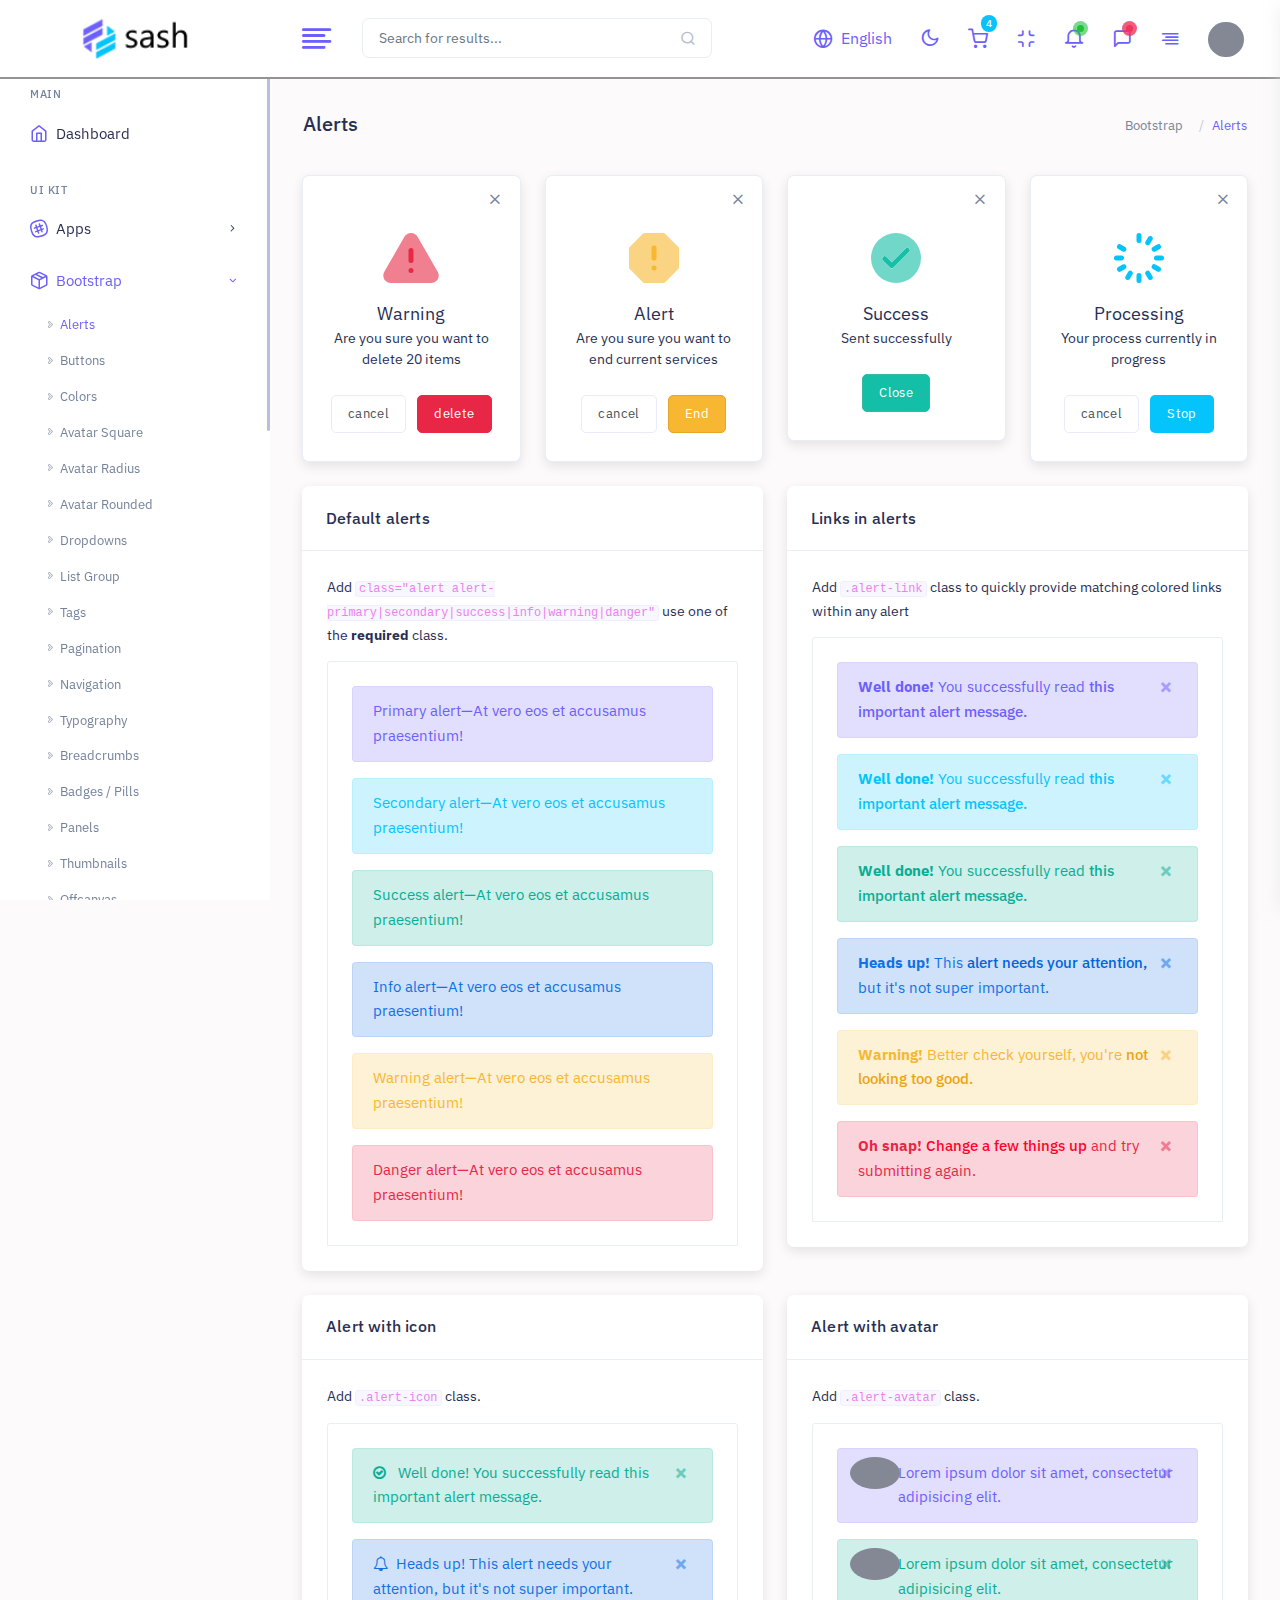
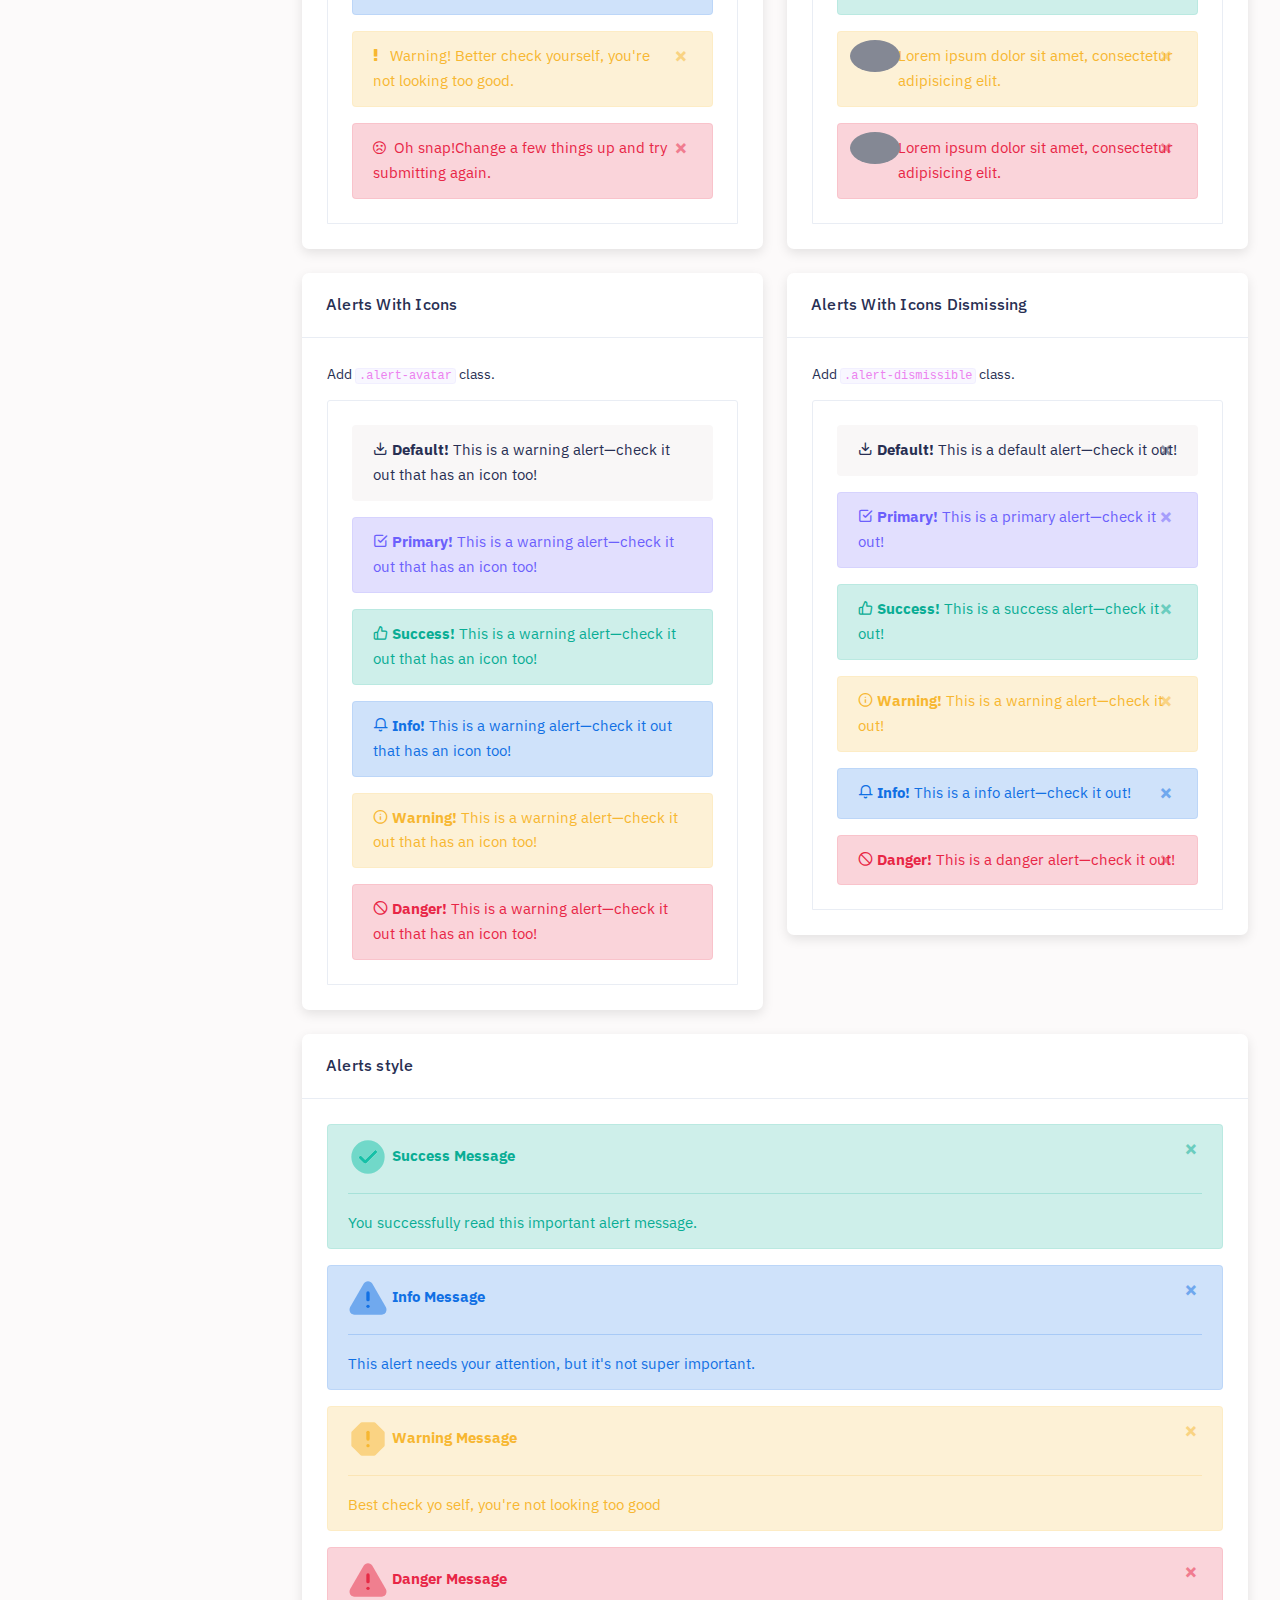
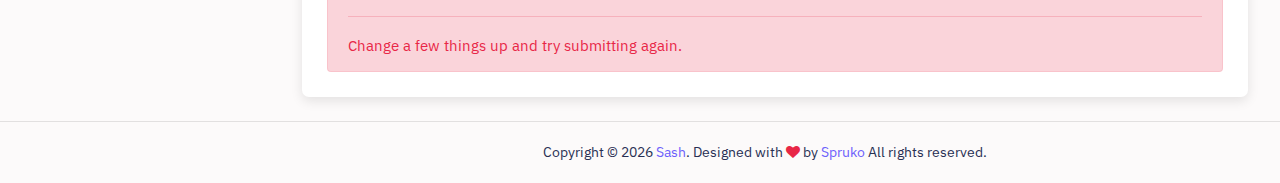
<file: HTML/sash/html/alerts.html>
<!doctype html>
<html lang="en" dir="ltr">

<head>

    <!-- META DATA -->
    <meta charset="UTF-8">
    <meta name='viewport' content='width=device-width, initial-scale=1.0, user-scalable=0'>
    <meta http-equiv="X-UA-Compatible" content="IE=edge">
    <meta name="description" content="Sash – Bootstrap 5  Admin & Dashboard Template">
    <meta name="author" content="Spruko Technologies Private Limited">
    <meta name="keywords" content="admin,admin dashboard,admin panel,admin template,bootstrap,clean,dashboard,flat,jquery,modern,responsive,premium admin templates,responsive admin,ui,ui kit.">

    <!-- FAVICON -->
    <link rel="shortcut icon" type="image/x-icon" href="../assets/images/brand/favicon.ico" />

    <!-- TITLE -->
    <title>Sash – Bootstrap 5 Admin & Dashboard Template</title>

    <!-- BOOTSTRAP CSS -->
    <link id="style" href="../assets/plugins/bootstrap/css/bootstrap.min.css" rel="stylesheet" />

    <!-- STYLE CSS -->
    <link href="../assets/css/style.css" rel="stylesheet" />
    <link href="../assets/css/dark-style.css" rel="stylesheet" />
    <link href="../assets/css/transparent-style.css" rel="stylesheet">
    <link href="../assets/css/skin-modes.css" rel="stylesheet" />

    <!--- FONT-ICONS CSS -->
    <link href="../assets/css/icons.css" rel="stylesheet" />

    <!-- COLOR SKIN CSS -->
    <link id="theme" rel="stylesheet" type="text/css" media="all" href="../assets/colors/color1.css" />

</head>

<body class="app sidebar-mini ltr light-mode">

    <!-- GLOBAL-LOADER -->
    <div id="global-loader">
        <img src="../assets/images/loader.svg" class="loader-img" alt="Loader">
    </div>
    <!-- /GLOBAL-LOADER -->

    <!-- PAGE -->
    <div class="page">
        <div class="page-main">

            <!-- app-Header -->
            <div class="app-header header sticky">
                <div class="container-fluid main-container">
                    <div class="d-flex">
                        <a aria-label="Hide Sidebar" class="app-sidebar__toggle" data-bs-toggle="sidebar" href="javascript:void(0)"></a>
                        <!-- sidebar-toggle-->
                        <a class="logo-horizontal " href="index.html">
                            <img src="../assets/images/brand/logo.png" class="header-brand-img desktop-logo" alt="logo">
                            <img src="../assets/images/brand/logo-3.png" class="header-brand-img light-logo1"
                                alt="logo">
                        </a>
                        <!-- LOGO -->
                        <div class="main-header-center ms-3 d-none d-lg-block">
                            <input type="text" class="form-control" id="typehead" placeholder="Search for results..." autocomplete="off">
                            <button class="btn px-0 pt-2"><i class="fe fe-search" aria-hidden="true"></i></button>
                        </div>
                        <div class="d-flex order-lg-2 ms-auto header-right-icons">
                            <!-- SEARCH -->
                            <button class="navbar-toggler navresponsive-toggler d-lg-none ms-auto" type="button"
                                data-bs-toggle="collapse" data-bs-target="#navbarSupportedContent-4"
                                aria-controls="navbarSupportedContent-4" aria-expanded="false"
                                aria-label="Toggle navigation">
                                <span class="navbar-toggler-icon fe fe-more-vertical"></span>
                            </button>
                            <div class="navbar navbar-collapse responsive-navbar p-0">
                                <div class="collapse navbar-collapse" id="navbarSupportedContent-4">
                                    <div class="d-flex order-lg-2">
                                        <div class="dropdown d-lg-none d-flex">
                                            <a href="javascript:void(0)" class="nav-link icon" data-bs-toggle="dropdown">
                                                <i class="fe fe-search"></i>
                                            </a>
                                            <div class="dropdown-menu header-search dropdown-menu-start">
                                                <div class="input-group w-100 p-2">
                                                    <input type="text" class="form-control" placeholder="Search....">
                                                    <div class="input-group-text btn btn-primary">
                                                        <i class="fa fa-search" aria-hidden="true"></i>
                                                    </div>
                                                </div>
                                            </div>
                                        </div>
                                        <div class="d-flex country">
                                            <a class="nav-link icon text-center" data-bs-target="#country-selector"
                                                data-bs-toggle="modal">
                                                <i class="fe fe-globe"></i><span
                                                    class="fs-16 ms-2 d-none d-xl-block">English</span>
                                            </a>
                                        </div>
                                        <!-- COUNTRY -->
                                        <div class="d-flex country">
                                            <a class="nav-link icon theme-layout nav-link-bg layout-setting">
                                                <span class="dark-layout"><i class="fe fe-moon"></i></span>
                                                <span class="light-layout"><i class="fe fe-sun"></i></span>
                                            </a>
                                        </div>
                                        <!-- Theme-Layout -->
                                        <div class="dropdown  d-flex shopping-cart">
                                            <a class="nav-link icon text-center" data-bs-toggle="dropdown">
                                                <i class="fe fe-shopping-cart"></i><span class="badge bg-secondary header-badge">4</span>
                                            </a>
                                            <div class="dropdown-menu dropdown-menu-end dropdown-menu-arrow">
                                                <div class="drop-heading border-bottom">
                                                    <div class="d-flex">
                                                        <h6 class="mt-1 mb-0 fs-16 fw-semibold text-dark"> My Shopping Cart</h6>
                                                        <div class="ms-auto">
                                                            <span class="badge bg-danger-transparent header-badge text-danger fs-14">Hurry Up!</span>
                                                        </div>
                                                    </div>
                                                </div>
                                                <div class="header-dropdown-list message-menu">
                                                    <div class="dropdown-item d-flex p-4">
                                                        <a href="cart.html" class="open-file"></a>
                                                        <span
                                                            class="avatar avatar-xl br-5 me-3 align-self-center cover-image"
                                                            data-bs-image-src="../assets/images/pngs/4.jpg"></span>
                                                        <div class="wd-50p">
                                                            <h5 class="mb-1">Flower Pot for Home Decor</h5>
                                                            <span>Status: <span class="text-success">In Stock</span></span>
                                                            <p class="fs-13 text-muted mb-0">Quantity: 01</p>
                                                        </div>
                                                        <div class="ms-auto text-end d-flex fs-16">
                                                            <span class="fs-16 text-dark d-none d-sm-block px-4">
                                                                $438
                                                            </span>
                                                            <a href="javascript:void(0)" class="fs-16 btn p-0 cart-trash">
                                                                <i class="fe fe-trash-2 border text-danger brround d-block p-2"></i>
                                                            </a>
                                                        </div>
                                                    </div>
                                                    <div class="dropdown-item d-flex p-4">
                                                        <a href="cart.html" class="open-file"></a>
                                                        <span
                                                            class="avatar avatar-xl br-5 me-3 align-self-center cover-image"
                                                            data-bs-image-src="../assets/images/pngs/6.jpg"></span>
                                                        <div class="wd-50p">
                                                            <h5 class="mb-1">Black Digital Camera</h5>
                                                            <span>Status: <span class="text-danger">Out Stock</span></span>
                                                            <p class="fs-13 text-muted mb-0">Quantity: 06</p>
                                                        </div>
                                                        <div class="ms-auto text-end d-flex">
                                                            <span class="fs-16 text-dark d-none d-sm-block px-4">
                                                                $867
                                                            </span>
                                                            <a href="javascript:void(0)" class="fs-16 btn p-0 cart-trash">
                                                                <i class="fe fe-trash-2 border text-danger brround d-block p-2"></i>
                                                            </a>
                                                        </div>
                                                    </div>
                                                    <div class="dropdown-item d-flex p-4">
                                                        <a href="cart.html" class="open-file"></a>
                                                        <span
                                                            class="avatar avatar-xl br-5 me-3 align-self-center cover-image"
                                                            data-bs-image-src="../assets/images/pngs/8.jpg"></span>
                                                        <div class="wd-50p">
                                                            <h5 class="mb-1">Stylish Rockerz 255 Ear Pods</h5>
                                                            <span>Status: <span class="text-success">In Stock</span></span>
                                                            <p class="fs-13 text-muted mb-0">Quantity: 05</p>
                                                        </div>
                                                        <div class="ms-auto text-end d-flex">
                                                            <span class="fs-16 text-dark d-none d-sm-block px-4">
                                                                $323
                                                            </span>
                                                            <a href="javascript:void(0)" class="fs-16 btn p-0 cart-trash">
                                                                <i class="fe fe-trash-2 border text-danger brround d-block p-2"></i>
                                                            </a>
                                                        </div>
                                                    </div>
                                                    <div class="dropdown-item d-flex p-4">
                                                        <a href="cart.html" class="open-file"></a>
                                                        <span
                                                            class="avatar avatar-xl br-5 me-3 align-self-center cover-image"
                                                            data-bs-image-src="../assets/images/pngs/1.jpg"></span>
                                                        <div class="wd-50p">
                                                            <h5 class="mb-1">Women Party Wear Dress</h5>
                                                            <span>Status: <span class="text-success">In Stock</span></span>
                                                            <p class="fs-13 text-muted mb-0">Quantity: 05</p>
                                                        </div>
                                                        <div class="ms-auto text-end d-flex">
                                                            <span class="fs-16 text-dark d-none d-sm-block px-4">
                                                                $867
                                                            </span>
                                                            <a href="javascript:void(0)" class="fs-16 btn p-0 cart-trash">
                                                                <i class="fe fe-trash-2 border text-danger brround d-block p-2"></i>
                                                            </a>
                                                        </div>
                                                    </div>
                                                    <div class="dropdown-item d-flex p-4">
                                                        <a href="cart.html" class="open-file"></a>
                                                        <span
                                                            class="avatar avatar-xl br-5 me-3 align-self-center cover-image"
                                                            data-bs-image-src="../assets/images/pngs/3.jpg"></span>
                                                        <div class="wd-50p">
                                                            <h5 class="mb-1">Running Shoes for men</h5>
                                                            <span>Status: <span class="text-success">In Stock</span></span>
                                                            <p class="fs-13 text-muted mb-0">Quantity: 05</p>
                                                        </div>
                                                        <div class="ms-auto text-end d-flex">
                                                            <span class="fs-16 text-dark d-none d-sm-block px-4">
                                                                $456
                                                            </span>
                                                            <a href="javascript:void(0)" class="fs-16 btn p-0 cart-trash">
                                                                <i class="fe fe-trash-2 border text-danger brround d-block p-2"></i>
                                                            </a>
                                                        </div>
                                                    </div>
                                                </div>
                                                <div class="dropdown-divider m-0"></div>
                                                <div class="dropdown-footer">
                                                    <a class="btn btn-primary btn-pill w-sm btn-sm py-2" href="checkout.html"><i class="fe fe-check-circle"></i> Checkout</a>
                                                    <span class="float-end p-2 fs-17 fw-semibold">Total: $6789</span>
                                                </div>
                                            </div>
                                        </div>
                                        <!-- CART -->
                                        <div class="dropdown d-flex">
                                            <a class="nav-link icon full-screen-link nav-link-bg">
                                                <i class="fe fe-minimize fullscreen-button"></i>
                                            </a>
                                        </div>
                                        <!-- FULL-SCREEN -->
                                        <div class="dropdown  d-flex notifications">
                                            <a class="nav-link icon" data-bs-toggle="dropdown"><i
                                                    class="fe fe-bell"></i><span class=" pulse"></span>
                                            </a>
                                            <div class="dropdown-menu dropdown-menu-end dropdown-menu-arrow">
                                                <div class="drop-heading border-bottom">
                                                    <div class="d-flex">
                                                        <h6 class="mt-1 mb-0 fs-16 fw-semibold text-dark">Notifications
                                                        </h6>
                                                    </div>
                                                </div>
                                                <div class="notifications-menu">
                                                    <a class="dropdown-item d-flex" href="notify-list.html">
                                                        <div class="me-3 notifyimg  bg-primary brround box-shadow-primary">
                                                            <i class="fe fe-mail"></i>
                                                        </div>
                                                        <div class="mt-1 wd-80p">
                                                            <h5 class="notification-label mb-1">New Application received
                                                            </h5>
                                                            <span class="notification-subtext">3 days ago</span>
                                                        </div>
                                                    </a>
                                                    <a class="dropdown-item d-flex" href="notify-list.html">
                                                        <div class="me-3 notifyimg  bg-secondary brround box-shadow-secondary">
                                                            <i class="fe fe-check-circle"></i>
                                                        </div>
                                                        <div class="mt-1 wd-80p">
                                                            <h5 class="notification-label mb-1">Project has been
                                                                approved</h5>
                                                            <span class="notification-subtext">2 hours ago</span>
                                                        </div>
                                                    </a>
                                                    <a class="dropdown-item d-flex" href="notify-list.html">
                                                        <div class="me-3 notifyimg  bg-success brround box-shadow-success">
                                                            <i class="fe fe-shopping-cart"></i>
                                                        </div>
                                                        <div class="mt-1 wd-80p">
                                                            <h5 class="notification-label mb-1">Your Product Delivered
                                                            </h5>
                                                            <span class="notification-subtext">30 min ago</span>
                                                        </div>
                                                    </a>
                                                    <a class="dropdown-item d-flex" href="notify-list.html">
                                                        <div class="me-3 notifyimg bg-pink brround box-shadow-pink">
                                                            <i class="fe fe-user-plus"></i>
                                                        </div>
                                                        <div class="mt-1 wd-80p">
                                                            <h5 class="notification-label mb-1">Friend Requests</h5>
                                                            <span class="notification-subtext">1 day ago</span>
                                                        </div>
                                                    </a>
                                                </div>
                                                <div class="dropdown-divider m-0"></div>
                                                <a href="notify-list.html"
                                                    class="dropdown-item text-center p-3 text-muted">View all
                                                    Notification</a>
                                            </div>
                                        </div>
                                        <!-- NOTIFICATIONS -->
                                        <div class="dropdown  d-flex message">
                                            <a class="nav-link icon text-center" data-bs-toggle="dropdown">
                                                <i class="fe fe-message-square"></i><span class="pulse-danger"></span>
                                            </a>
                                            <div class="dropdown-menu dropdown-menu-end dropdown-menu-arrow">
                                                <div class="drop-heading border-bottom">
                                                    <div class="d-flex">
                                                        <h6 class="mt-1 mb-0 fs-16 fw-semibold text-dark">You have 5
                                                            Messages</h6>
                                                        <div class="ms-auto">
                                                            <a href="javascript:void(0)" class="text-muted p-0 fs-12">make all unread</a>
                                                        </div>
                                                    </div>
                                                </div>
                                                <div class="message-menu message-menu-scroll">
                                                    <a class="dropdown-item d-flex" href="chat.html">
                                                        <span
                                                            class="avatar avatar-md brround me-3 align-self-center cover-image"
                                                            data-bs-image-src="../assets/images/users/1.jpg"></span>
                                                        <div class="wd-90p">
                                                            <div class="d-flex">
                                                                <h5 class="mb-1">Peter Theil</h5>
                                                                <small class="text-muted ms-auto text-end">
                                                                    6:45 am
                                                                </small>
                                                            </div>
                                                            <span>Commented on file Guest list....</span>
                                                        </div>
                                                    </a>
                                                    <a class="dropdown-item d-flex" href="chat.html">
                                                        <span
                                                            class="avatar avatar-md brround me-3 align-self-center cover-image"
                                                            data-bs-image-src="../assets/images/users/15.jpg"></span>
                                                        <div class="wd-90p">
                                                            <div class="d-flex">
                                                                <h5 class="mb-1">Abagael Luth</h5>
                                                                <small class="text-muted ms-auto text-end">
                                                                    10:35 am
                                                                </small>
                                                            </div>
                                                            <span>New Meetup Started......</span>
                                                        </div>
                                                    </a>
                                                    <a class="dropdown-item d-flex" href="chat.html">
                                                        <span
                                                            class="avatar avatar-md brround me-3 align-self-center cover-image"
                                                            data-bs-image-src="../assets/images/users/12.jpg"></span>
                                                        <div class="wd-90p">
                                                            <div class="d-flex">
                                                                <h5 class="mb-1">Brizid Dawson</h5>
                                                                <small class="text-muted ms-auto text-end">
                                                                    2:17 pm
                                                                </small>
                                                            </div>
                                                            <span>Brizid is in the Warehouse...</span>
                                                        </div>
                                                    </a>
                                                    <a class="dropdown-item d-flex" href="chat.html">
                                                        <span
                                                            class="avatar avatar-md brround me-3 align-self-center cover-image"
                                                            data-bs-image-src="../assets/images/users/4.jpg"></span>
                                                        <div class="wd-90p">
                                                            <div class="d-flex">
                                                                <h5 class="mb-1">Shannon Shaw</h5>
                                                                <small class="text-muted ms-auto text-end">
                                                                    7:55 pm
                                                                </small>
                                                            </div>
                                                            <span>New Product Realease......</span>
                                                        </div>
                                                    </a>
                                                    <a class="dropdown-item d-flex" href="chat.html">
                                                        <span
                                                            class="avatar avatar-md brround me-3 align-self-center cover-image"
                                                            data-bs-image-src="../assets/images/users/3.jpg"></span>
                                                        <div class="wd-90p">
                                                            <div class="d-flex">
                                                                <h5 class="mb-1">Cherry Blossom</h5>
                                                                <small class="text-muted ms-auto text-end">
                                                                    7:55 pm
                                                                </small>
                                                            </div>
                                                            <span>You have appointment on......</span>
                                                        </div>
                                                    </a>

                                                </div>
                                                <div class="dropdown-divider m-0"></div>
                                                <a href="javascript:void(0)" class="dropdown-item text-center p-3 text-muted">See all
                                                    Messages</a>
                                            </div>
                                        </div>
                                        <!-- MESSAGE-BOX -->
                                        <div class="dropdown d-flex header-settings">
                                            <a href="javascript:void(0);" class="nav-link icon"
                                                data-bs-toggle="sidebar-right" data-target=".sidebar-right">
                                                <i class="fe fe-align-right"></i>
                                            </a>
                                        </div>
                                        <!-- SIDE-MENU -->
                                        <div class="dropdown d-flex profile-1">
                                            <a href="javascript:void(0)" data-bs-toggle="dropdown" class="nav-link leading-none d-flex">
                                                <img src="../assets/images/users/21.jpg" alt="profile-user"
                                                    class="avatar  profile-user brround cover-image">
                                            </a>
                                            <div class="dropdown-menu dropdown-menu-end dropdown-menu-arrow">
                                                <div class="drop-heading">
                                                    <div class="text-center">
                                                        <h5 class="text-dark mb-0 fs-14 fw-semibold">Percy Kewshun</h5>
                                                        <small class="text-muted">Senior Admin</small>
                                                    </div>
                                                </div>
                                                <div class="dropdown-divider m-0"></div>
                                                <a class="dropdown-item" href="profile.html">
                                                    <i class="dropdown-icon fe fe-user"></i> Profile
                                                </a>
                                                <a class="dropdown-item" href="email-inbox.html">
                                                    <i class="dropdown-icon fe fe-mail"></i> Inbox
                                                    <span class="badge bg-danger rounded-pill float-end">5</span>
                                                </a>
                                                <a class="dropdown-item" href="lockscreen.html">
                                                    <i class="dropdown-icon fe fe-lock"></i> Lockscreen
                                                </a>
                                                <a class="dropdown-item" href="login.html">
                                                    <i class="dropdown-icon fe fe-alert-circle"></i> Sign out
                                                </a>
                                            </div>
                                        </div>
                                    </div>
                                </div>
                            </div>
                        </div>
                    </div>
                </div>
            </div>
            <!-- /app-Header -->

            <!--APP-SIDEBAR-->
            <div class="sticky">
                <div class="app-sidebar__overlay" data-bs-toggle="sidebar"></div>
                <div class="app-sidebar">
                    <div class="side-header">
                        <a class="header-brand1" href="index.html">
                            <img src="../assets/images/brand/logo.png" class="header-brand-img desktop-logo" alt="logo">
                            <img src="../assets/images/brand/logo-1.png" class="header-brand-img toggle-logo" alt="logo">
                            <img src="../assets/images/brand/logo-2.png" class="header-brand-img light-logo" alt="logo">
                            <img src="../assets/images/brand/logo-3.png" class="header-brand-img light-logo1" alt="logo">
                        </a>
                        <!-- LOGO -->
                    </div>
                    <div class="main-sidemenu">
                        <div class="slide-left disabled" id="slide-left"><svg xmlns="http://www.w3.org/2000/svg" fill="#7b8191" width="24" height="24" viewBox="0 0 24 24"><path d="M13.293 6.293 7.586 12l5.707 5.707 1.414-1.414L10.414 12l4.293-4.293z"/></svg></div>
                        <ul class="side-menu">
                            <li class="sub-category">
                                <h3>Main</h3>
                            </li>
                            <li class="slide">
                                <a class="side-menu__item has-link" data-bs-toggle="slide" href="index.html"><i class="side-menu__icon fe fe-home"></i><span class="side-menu__label">Dashboard</span></a>
                            </li>
                            <li class="sub-category">
                                <h3>UI Kit</h3>
                            </li>
                            <li class="slide">
                                <a class="side-menu__item" data-bs-toggle="slide" href="javascript:void(0)"><i class="side-menu__icon fe fe-slack"></i><span class="side-menu__label">Apps</span><i class="angle fe fe-chevron-right"></i></a>
                                <ul class="slide-menu">
                                    <li class="side-menu-label1"><a href="javascript:void(0)">Apps</a></li>
                                    <li><a href="cards.html" class="slide-item"> Cards design</a></li>
                                    <li><a href="calendar.html" class="slide-item"> Default calendar</a></li>
                                    <li><a href="calendar2.html" class="slide-item"> Full calendar</a></li>
                                    <li><a href="chat.html" class="slide-item"> Chat</a></li>
                                    <li><a href="notify.html" class="slide-item"> Notifications</a></li>
                                    <li><a href="sweetalert.html" class="slide-item"> Sweet alerts</a></li>
                                    <li><a href="rangeslider.html" class="slide-item"> Range slider</a></li>
                                    <li><a href="scroll.html" class="slide-item"> Content Scroll bar</a></li>
                                    <li><a href="loaders.html" class="slide-item"> Loaders</a></li>
                                    <li><a href="counters.html" class="slide-item"> Counters</a></li>
                                    <li><a href="rating.html" class="slide-item"> Rating</a></li>
                                    <li><a href="timeline.html" class="slide-item"> Timeline</a></li>
                                    <li><a href="treeview.html" class="slide-item"> Treeview</a></li>
                                    <li><a href="chart.html" class="slide-item"> Charts</a></li>
                                    <li><a href="footers.html" class="slide-item"> Footers</a></li>
                                    <li><a href="users-list.html" class="slide-item"> User List</a></li>
                                    <li><a href="search.html" class="slide-item">Search</a></li>
                                    <li><a href="crypto-currencies.html" class="slide-item"> Crypto-currencies</a></li>
                                    <li><a href="widgets.html" class="slide-item"> Widgets</a></li>

                                </ul>
                            </li>
                            <li class="slide">
                                <a class="side-menu__item" data-bs-toggle="slide" href="javascript:void(0)"><i
                                        class="side-menu__icon fe fe-package"></i><span
                                        class="side-menu__label">Bootstrap</span><i
                                        class="angle fe fe-chevron-right"></i></a>
                                <ul class="slide-menu mega-slide-menu">
                                    <li class="side-menu-label1"><a href="javascript:void(0)">Bootstrap</a></li>
                                    <div class="mega-menu">
                                        <div class="">
                                            <ul>
                                                <li><a href="alerts.html" class="slide-item"> Alerts</a></li>
                                                <li><a href="buttons.html" class="slide-item"> Buttons</a></li>
                                                <li><a href="colors.html" class="slide-item"> Colors</a></li>
                                                <li><a href="avatarsquare.html" class="slide-item"> Avatar Square</a></li>
                                                <li><a href="avatar-radius.html" class="slide-item"> Avatar Radius</a></li>
                                                <li><a href="avatar-round.html" class="slide-item"> Avatar Rounded</a></li>
                                                <li><a href="dropdown.html" class="slide-item"> Dropdowns</a></li>
                                            </ul>
                                        </div>
                                        <div class="">
                                            <ul>
                                                <li><a href="listgroup.html" class="slide-item"> List Group</a></li>
                                                <li><a href="tags.html" class="slide-item"> Tags</a></li>
                                                <li><a href="pagination.html" class="slide-item"> Pagination</a></li>
                                                <li><a href="navigation.html" class="slide-item"> Navigation</a></li>
                                                <li><a href="typography.html" class="slide-item"> Typography</a></li>
                                                <li><a href="breadcrumbs.html" class="slide-item"> Breadcrumbs</a></li>
                                                <li><a href="badge.html" class="slide-item"> Badges / Pills</a></li>
                                            </ul>
                                        </div>
                                        <div class="">
                                            <ul>
                                                <li><a href="panels.html" class="slide-item"> Panels</a></li>
                                                <li><a href="thumbnails.html" class="slide-item"> Thumbnails</a></li>
                                                <li><a href="offcanvas.html" class="slide-item"> Offcanvas</a></li>
                                                <li><a href="toast.html" class="slide-item"> toast</a></li>
                                                <li><a href="scrollspy.html" class="slide-item"> Scrollspy</a></li>
                                                <li><a href="mediaobject.html" class="slide-item"> Media Object</a></li>
                                                <li><a href="accordion.html" class="slide-item"> Accordions </a></li>
                                            </ul>
                                        </div>
                                        <div class="">
                                            <ul>
                                                <li><a href="tabs.html" class="slide-item"> Tabs</a></li>
                                                <li><a href="modal.html" class="slide-item"> Modal</a></li>
                                                <li><a href="tooltipandpopover.html" class="slide-item"> Tooltip and popover</a></li>
                                                <li><a href="progress.html" class="slide-item"> Progress</a></li>
                                                <li><a href="carousel.html" class="slide-item"> Carousels</a></li>
                                                <li><a href="ribbons.html" class="slide-item"> Ribbons</a></li>
                                            </ul>
                                        </div>
                                    </div>
                                </ul>
                            </li>
                            <li>
                                <a class="side-menu__item has-link" href="landing-page.html" target="_blank"><i
                                        class="side-menu__icon fe fe-zap"></i><span
                                        class="side-menu__label">Landing Page</span><span class="badge bg-green br-5 side-badge blink-text pb-1">New</span></a>
                            </li>
                            <li class="sub-category">
                                <h3>Pre-build Pages</h3>
                            </li>
                            <li class="slide">
                                <a class="side-menu__item" data-bs-toggle="slide" href="javascript:void(0)"><i class="side-menu__icon fe fe-layers"></i><span class="side-menu__label">Pages</span><i class="angle fe fe-chevron-right"></i></a>
                                <ul class="slide-menu">
                                    <li class="side-menu-label1"><a href="javascript:void(0)">Pages</a></li>
                                    <li><a href="profile.html" class="slide-item"> Profile</a></li>
                                    <li><a href="editprofile.html" class="slide-item"> Edit Profile</a></li>
                                    <li><a href="notify-list.html" class="slide-item"> Notifications List</a></li>
                                    <li><a href="email-compose.html" class="slide-item"> Mail-Compose</a></li>
                                    <li><a href="email-inbox.html" class="slide-item"> Mail-Inbox</a></li>
                                    <li><a href="email-read.html" class="slide-item"> Mail-Read</a></li>
                                    <li><a href="gallery.html" class="slide-item"> Gallery</a></li>
                                    <li class="sub-slide">
                                        <a class="sub-side-menu__item" data-bs-toggle="sub-slide" href="javascript:void(0)"><span class="sub-side-menu__label">Forms</span><i class="sub-angle fe fe-chevron-right"></i></a>
                                        <ul class="sub-slide-menu">
                                            <li><a href="form-elements.html" class="sub-slide-item"> Form Elements</a></li>
                                            <li><a href="form-layouts.html" class="sub-slide-item"> Form Layouts</a></li>
                                            <li><a href="form-advanced.html" class="sub-slide-item"> Form Advanced</a></li>
                                            <li><a href="form-editor.html" class="sub-slide-item"> Form Editor</a></li>
                                            <li><a href="form-wizard.html" class="sub-slide-item"> Form Wizard</a></li>
                                            <li><a href="form-validation.html" class="sub-slide-item"> Form Validation</a></li>
                                            <li><a href="form-input-spinners.html" class="sub-slide-item"> Form Input Spinners</a></li>
                                        </ul>
                                    </li>
                                    <li class="sub-slide">
                                        <a class="sub-side-menu__item" data-bs-toggle="sub-slide" href="javascript:void(0)"><span class="sub-side-menu__label">Tables</span><i class="sub-angle fe fe-chevron-right"></i></a>
                                        <ul class="sub-slide-menu">
                                            <li><a href="tables.html" class="sub-slide-item">Default table</a></li>
                                            <li><a href="datatable.html" class="sub-slide-item"> Data Tables</a></li>
                                            <li><a href="edit-table.html" class="sub-slide-item"> Edit Tables</a></li>
                                            <li><a href="extension-tables.html" class="sub-slide-item"> Extension Tables</a></li>
                                        </ul>
                                    </li>
                                    <li class="sub-slide">
                                        <a class="sub-side-menu__item" data-bs-toggle="sub-slide" href="javascript:void(0)"><span class="sub-side-menu__label">Extension</span><i class="sub-angle fe fe-chevron-right"></i></a>
                                        <ul class="sub-slide-menu">
                                            <li><a href="about.html" class="sub-slide-item"> About Company</a></li>
                                            <li><a href="services.html" class="sub-slide-item"> Services</a></li>
                                            <li><a href="faq.html" class="sub-slide-item"> FAQS</a></li>
                                            <li><a href="terms.html" class="sub-slide-item"> Terms</a></li>
                                            <li><a href="invoice.html" class="sub-slide-item"> Invoice</a></li>
                                            <li><a href="pricing.html" class="sub-slide-item"> Pricing Tables</a></li>
                                            <li><a href="settings.html" class="sub-slide-item"> Settings</a></li>
                                            <li><a href="blog.html" class="sub-slide-item"> Blog</a></li>
                                            <li><a href="blog-details.html" class="sub-slide-item"> Blog Details</a></li>
                                            <li><a href="blog-post.html" class="sub-slide-item"> Blog Post</a></li>
                                            <li><a href="empty.html" class="sub-slide-item"> Empty Page</a></li>
                                            <li><a href="construction.html" class="sub-slide-item"> Under Construction</a></li>
                                        </ul>
                                    </li>
                                    <li><a href="switcher-1.html" class="slide-item"> Switcher</a></li>
                                </ul>
                            </li>
                            <li class="slide">
                                <a class="side-menu__item" data-bs-toggle="slide" href="javascript:void(0)"><i class="side-menu__icon fe fe-shopping-bag"></i><span class="side-menu__label">E-Commerce</span><i class="angle fe fe-chevron-right"></i></a>
                                <ul class="slide-menu">
                                    <li class="side-menu-label1"><a href="javascript:void(0)">E-Commerce</a></li>
                                    <li><a href="shop.html" class="slide-item"> Shop</a></li>
                                    <li><a href="shop-description.html" class="slide-item"> Product Details</a></li>
                                    <li><a href="cart.html" class="slide-item"> Shopping Cart</a></li>
                                    <li><a href="add-product.html" class="slide-item"> Add Product</a></li>
                                    <li><a href="wishlist.html" class="slide-item"> Wishlist</a></li>
                                    <li><a href="checkout.html" class="slide-item"> Checkout</a></li>
                                </ul>
                            </li>
                            <li class="slide">
                                <a class="side-menu__item" data-bs-toggle="slide" href="javascript:void(0)"><i class="side-menu__icon fe fe-folder"></i><span class="side-menu__label">File Manager</span><span class="badge bg-pink side-badge">4</span><i class="angle fe fe-chevron-right hor-angle"></i></a>
                                <ul class="slide-menu">
                                    <li class="side-menu-label1"><a href="javascript:void(0)">File Manager</a></li>
                                    <li><a href="file-manager.html" class="slide-item"> File Manager</a></li>
                                    <li><a href="filemanager-list.html" class="slide-item"> File Manager List</a></li>
                                    <li><a href="filemanager-details.html" class="slide-item"> File Details</a></li>
                                    <li><a href="file-attachments.html" class="slide-item"> File Attachments</a></li>
                                </ul>
                            </li>
                            <li class="sub-category">
                                <h3>Misc Pages</h3>
                            </li>
                            <li class="slide">
                                <a class="side-menu__item" data-bs-toggle="slide" href="javascript:void(0)"><i class="side-menu__icon fe fe-users"></i><span class="side-menu__label">Authentication</span><i class="angle fe fe-chevron-right"></i></a>
                                <ul class="slide-menu">
                                    <li class="side-menu-label1"><a href="javascript:void(0)">Authentication</a></li>
                                    <li><a href="login.html" class="slide-item"> Login</a></li>
                                    <li><a href="register.html" class="slide-item"> Register</a></li>
                                    <li><a href="forgot-password.html" class="slide-item"> Forgot Password</a></li>
                                    <li><a href="lockscreen.html" class="slide-item"> Lock screen</a></li>
                                    <li class="sub-slide">
                                        <a class="sub-side-menu__item" data-bs-toggle="sub-slide" href="javascript:void(0)"><span class="sub-side-menu__label">Error Pages</span><i class="sub-angle fe fe-chevron-right"></i></a>
                                        <ul class="sub-slide-menu">
                                            <li><a href="400.html" class="sub-slide-item"> 400</a></li>
                                            <li><a href="401.html" class="sub-slide-item"> 401</a></li>
                                            <li><a href="403.html" class="sub-slide-item"> 403</a></li>
                                            <li><a href="404.html" class="sub-slide-item"> 404</a></li>
                                            <li><a href="500.html" class="sub-slide-item"> 500</a></li>
                                            <li><a href="503.html" class="sub-slide-item"> 503</a></li>
                                        </ul>
                                    </li>
                                </ul>
                            </li>
                            <li class="slide">
                                <a class="side-menu__item" data-bs-toggle="slide" href="javascript:void(0)">
                                    <i class="side-menu__icon fe fe-cpu"></i>
                                    <span class="side-menu__label">Submenu items</span><i class="angle fe fe-chevron-right"></i></a>
                                <ul class="slide-menu">
                                    <li class="side-menu-label1"><a href="javascript:void(0)">Submenu items</a></li>
                                    <li><a href="javascript:void(0)" class="slide-item">Submenu-1</a></li>
                                    <li class="sub-slide">
                                        <a class="sub-side-menu__item" data-bs-toggle="sub-slide" href="javascript:void(0)"><span class="sub-side-menu__label">Submenu-2</span><i class="sub-angle fe fe-chevron-right"></i></a>
                                        <ul class="sub-slide-menu">
                                            <li><a class="sub-slide-item" href="javascript:void(0)">Submenu-2.1</a></li>
                                            <li><a class="sub-slide-item" href="javascript:void(0)">Submenu-2.2</a></li>
                                            <li class="sub-slide2">
                                                <a class="sub-side-menu__item2" href="javascript:void(0)" data-bs-toggle="sub-slide2"><span class="sub-side-menu__label2">Submenu-2.3</span><i class="sub-angle2 fe fe-chevron-right"></i></a>
                                                <ul class="sub-slide-menu2">
                                                    <li><a href="javascript:void(0)" class="sub-slide-item2">Submenu-2.3.1</a></li>
                                                    <li><a href="javascript:void(0)" class="sub-slide-item2">Submenu-2.3.2</a></li>
                                                    <li><a href="javascript:void(0)" class="sub-slide-item2">Submenu-2.3.3</a></li>
                                                </ul>
                                            </li>
                                            <li><a class="sub-slide-item" href="javascript:void(0)">Submenu-2.4</a></li>
                                            <li><a class="sub-slide-item" href="javascript:void(0)">Submenu-2.5</a></li>
                                        </ul>
                                    </li>
                                </ul>
                            </li>
                            <li class="sub-category">
                                <h3>General</h3>
                            </li>

                            <li class="slide">
                                <a class="side-menu__item" data-bs-toggle="slide" href="javascript:void(0)"><i class="side-menu__icon fe fe-map-pin"></i><span class="side-menu__label">Maps</span><i class="angle fe fe-chevron-right"></i></a>
                                <ul class="slide-menu">
                                    <li class="side-menu-label1"><a href="javascript:void(0)">Maps</a></li>
                                    <li><a href="maps1.html" class="slide-item">Leaflet Maps</a></li>
                                    <li><a href="maps2.html" class="slide-item">Mapel Maps</a></li>
                                    <li><a href="maps.html" class="slide-item">Vector Maps</a></li>
                                </ul>
                            </li>
                            <li class="slide">
                                <a class="side-menu__item" data-bs-toggle="slide" href="javascript:void(0)"><i class="side-menu__icon fe fe-bar-chart-2"></i><span class="side-menu__label">Charts</span><span class="badge bg-secondary side-badge">6</span><i class="angle fe fe-chevron-right hor-angle"></i></a>
                                <ul class="slide-menu">
                                    <li class="side-menu-label1"><a href="javascript:void(0)">Charts</a></li>
                                    <li><a href="chart-chartist.html" class="slide-item">Chart Js</a></li>
                                    <li><a href="chart-flot.html" class="slide-item"> Flot Charts</a></li>
                                    <li><a href="chart-echart.html" class="slide-item"> ECharts</a></li>
                                    <li><a href="chart-morris.html" class="slide-item"> Morris Charts</a></li>
                                    <li><a href="chart-nvd3.html" class="slide-item"> Nvd3 Charts</a></li>
                                    <li><a href="charts.html" class="slide-item"> C3 Bar Charts</a></li>
                                    <li><a href="chart-line.html" class="slide-item"> C3 Line Charts</a></li>
                                    <li><a href="chart-donut.html" class="slide-item"> C3 Donut Charts</a></li>
                                    <li><a href="chart-pie.html" class="slide-item"> C3 Pie charts</a></li>
                                </ul>
                            </li>
                            <li class="slide">
                                <a class="side-menu__item" data-bs-toggle="slide" href="javascript:void(0)"><i class="side-menu__icon fe fe-wind"></i><span class="side-menu__label">Icons</span><i class="angle fe fe-chevron-right"></i></a>
                                <ul class="slide-menu">
                                    <li class="side-menu-label1"><a href="javascript:void(0)">Icons</a></li>
                                    <li><a href="icons.html" class="slide-item"> Font Awesome</a></li>
                                    <li><a href="icons2.html" class="slide-item"> Material Design Icons</a></li>
                                    <li><a href="icons3.html" class="slide-item"> Simple Line Icons</a></li>
                                    <li><a href="icons4.html" class="slide-item"> Feather Icons</a></li>
                                    <li><a href="icons5.html" class="slide-item"> Ionic Icons</a></li>
                                    <li><a href="icons6.html" class="slide-item"> Flag Icons</a></li>
                                    <li><a href="icons7.html" class="slide-item"> pe7 Icons</a></li>
                                    <li><a href="icons8.html" class="slide-item"> Themify Icons</a></li>
                                    <li><a href="icons9.html" class="slide-item">Typicons Icons</a></li>
                                    <li><a href="icons10.html" class="slide-item">Weather Icons</a></li>
                                    <li><a href="icons11.html" class="slide-item">Bootstrap Icons</a></li>
                                </ul>
                            </li>
                        </ul>
                        <div class="slide-right" id="slide-right"><svg xmlns="http://www.w3.org/2000/svg" fill="#7b8191" width="24" height="24" viewBox="0 0 24 24"><path d="M10.707 17.707 16.414 12l-5.707-5.707-1.414 1.414L13.586 12l-4.293 4.293z"/></svg></div>
                    </div>
                </div>
                <!--/APP-SIDEBAR-->
            </div>

            <!--app-content open-->
            <div class="main-content app-content mt-0">
                <div class="side-app">

                    <!-- CONTAINER -->
                    <div class="main-container container-fluid">

                        <!-- PAGE-HEADER -->
                        <div class="page-header">
                            <h1 class="page-title">Alerts</h1>
                            <div>
                                <ol class="breadcrumb">
                                    <li class="breadcrumb-item"><a href="javascript:void(0)">Bootstrap</a></li>
                                    <li class="breadcrumb-item active" aria-current="page">Alerts</li>
                                </ol>
                            </div>
                        </div>
                        <!-- PAGE-HEADER END -->

                        <!-- ROW-1 OPEN -->
                        <div class="row">
                            <div class="col-xl-3 col-sm-6">
                                <div class="card border p-0 pb-3">
                                    <div class="card-header border-0 pt-3">
                                        <div class="card-options">
                                            <a href="javascript:void(0)" class="card-options-remove" data-bs-toggle="card-remove"><i class="fe fe-x"></i></a>
                                        </div>
                                    </div>
                                    <div class="card-body text-center">
                                        <span class=""><svg xmlns="http://www.w3.org/2000/svg" height="60" width="60" viewBox="0 0 24 24"><path fill="#f07f8f" d="M20.05713,22H3.94287A3.02288,3.02288,0,0,1,1.3252,17.46631L9.38232,3.51123a3.02272,3.02272,0,0,1,5.23536,0L22.6748,17.46631A3.02288,3.02288,0,0,1,20.05713,22Z"/><circle cx="12" cy="17" r="1" fill="#e62a45"/><path fill="#e62a45" d="M12,14a1,1,0,0,1-1-1V9a1,1,0,0,1,2,0v4A1,1,0,0,1,12,14Z"/></svg></span>
                                        <h4 class="h4 mb-0 mt-3">Warning</h4>
                                        <p class="card-text">Are you sure you want to delete 20 items</p>
                                    </div>
                                    <div class="card-footer text-center border-0 pt-0">
                                        <div class="row">
                                            <div class="text-center">
                                                <a href="javascript:void(0)" class="btn btn-white me-2">cancel</a>
                                                <a href="javascript:void(0)" class="btn btn-danger">delete</a>
                                            </div>
                                        </div>
                                    </div>
                                </div>
                            </div>
                            <!-- COL END -->
                            <div class="col-xl-3 col-sm-6">
                                <div class="card border p-0 pb-3">
                                    <div class="card-header border-0 pt-3">
                                        <div class="card-options">
                                            <a href="javascript:void(0)" class="card-options-remove" data-bs-toggle="card-remove"><i class="fe fe-x"></i></a>
                                        </div>
                                    </div>
                                    <div class="card-body text-center">
                                        <span class=""><svg xmlns="http://www.w3.org/2000/svg" height="60" width="60" viewBox="0 0 24 24"><path fill="#fad383" d="M15.728,22H8.272a1.00014,1.00014,0,0,1-.707-.293l-5.272-5.272A1.00014,1.00014,0,0,1,2,15.728V8.272a1.00014,1.00014,0,0,1,.293-.707l5.272-5.272A1.00014,1.00014,0,0,1,8.272,2H15.728a1.00014,1.00014,0,0,1,.707.293l5.272,5.272A1.00014,1.00014,0,0,1,22,8.272V15.728a1.00014,1.00014,0,0,1-.293.707l-5.272,5.272A1.00014,1.00014,0,0,1,15.728,22Z"/><circle cx="12" cy="16" r="1" fill="#f7b731"/><path fill="#f7b731" d="M12,13a1,1,0,0,1-1-1V8a1,1,0,0,1,2,0v4A1,1,0,0,1,12,13Z"/></svg></span>
                                        <h4 class="h4 mb-0 mt-3">Alert</h4>
                                        <p class="card-text">Are you sure you want to end current services</p>
                                    </div>
                                    <div class="card-footer text-center border-0 pt-0">
                                        <div class="row">
                                            <div class="text-center">
                                                <a href="javascript:void(0)" class="btn btn-white me-2">cancel</a>
                                                <a href="javascript:void(0)" class="btn btn-warning">End</a>
                                            </div>
                                        </div>
                                    </div>
                                </div>
                            </div>
                            <!-- COL END -->
                            <div class="col-xl-3 col-sm-6">
                                <div class="card border p-0 pb-3">
                                    <div class="card-header border-0 pt-3">
                                        <div class="card-options">
                                            <a href="javascript:void(0)" class="card-options-remove" data-bs-toggle="card-remove"><i class="fe fe-x"></i></a>
                                        </div>
                                    </div>
                                    <div class="card-body text-center">
                                        <span class=""><svg xmlns="http://www.w3.org/2000/svg" height="60" width="60" viewBox="0 0 24 24"><path fill="#13bfa6" d="M10.3125,16.09375a.99676.99676,0,0,1-.707-.293L6.793,12.98828A.99989.99989,0,0,1,8.207,11.57422l2.10547,2.10547L15.793,8.19922A.99989.99989,0,0,1,17.207,9.61328l-6.1875,6.1875A.99676.99676,0,0,1,10.3125,16.09375Z" opacity=".99"/><path fill="#71d8c9" d="M12,2A10,10,0,1,0,22,12,10.01146,10.01146,0,0,0,12,2Zm5.207,7.61328-6.1875,6.1875a.99963.99963,0,0,1-1.41406,0L6.793,12.98828A.99989.99989,0,0,1,8.207,11.57422l2.10547,2.10547L15.793,8.19922A.99989.99989,0,0,1,17.207,9.61328Z"/></svg></span>
                                        <h4 class="h4 mb-0 mt-3">Success</h4>
                                        <p class="card-text">Sent successfully</p>
                                    </div>
                                    <div class="card-footer text-center border-0 pt-0">
                                        <div class="row">
                                            <div class="text-center">
                                                <a href="javascript:void(0)" class="btn btn-success">Close</a>
                                            </div>
                                        </div>
                                    </div>
                                </div>
                            </div>
                            <div class="col-xl-3 col-sm-6">
                                <div class="card border p-0 pb-3">
                                    <div class="card-header border-0 pt-3">
                                        <div class="card-options">
                                            <a href="javascript:void(0)" class="card-options-remove" data-bs-toggle="card-remove"><i class="fe fe-x"></i></a>
                                        </div>
                                    </div>
                                    <div class="card-body text-center">
                                        <span class=""><svg xmlns="http://www.w3.org/2000/svg" height="60" width="60" data-name="Layer 1" viewBox="0 0 24 24"><path fill="#05c3fb" d="M12 1.99951a.99974.99974 0 0 0-1 1v2a1 1 0 1 0 2 0v-2A.99974.99974 0 0 0 12 1.99951zM12 17.99951a.99974.99974 0 0 0-1 1v2a1 1 0 0 0 2 0v-2A.99974.99974 0 0 0 12 17.99951zM21 10.99951H19a1 1 0 0 0 0 2h2a1 1 0 0 0 0-2zM6 11.99951a.99974.99974 0 0 0-1-1H3a1 1 0 0 0 0 2H5A.99974.99974 0 0 0 6 11.99951zM17.19629 8.99951a1.0001 1.0001 0 0 0 .86719.5.99007.99007 0 0 0 .499-.13428l1.73145-1a.99974.99974 0 1 0-1-1.73144l-1.73145 1A.9993.9993 0 0 0 17.19629 8.99951zM6.80371 14.99951a.99936.99936 0 0 0-1.36621-.36572l-1.73145 1a.99974.99974 0 1 0 1 1.73144l1.73145-1A.9993.9993 0 0 0 6.80371 14.99951zM15 6.80371a1.0006 1.0006 0 0 0 1.36621-.36621l1-1.73193a1.00016 1.00016 0 1 0-1.73242-1l-1 1.73193A1 1 0 0 0 15 6.80371zM3.70605 8.36523l1.73145 1a.99007.99007 0 0 0 .499.13428.99977.99977 0 0 0 .501-1.86572l-1.73145-1a.99974.99974 0 1 0-1 1.73144zM9 17.1958a.99946.99946 0 0 0-1.36621.36621l-1 1.73194a1.00016 1.00016 0 0 0 1.73242 1l1-1.73194A1 1 0 0 0 9 17.1958zM20.294 15.63379l-1.73145-1a.99974.99974 0 1 0-1 1.73144l1.73145 1a.99.99 0 0 0 .499.13428.99977.99977 0 0 0 .501-1.86572zM16.36621 17.562a1.00016 1.00016 0 1 0-1.73242 1l1 1.73194a1.00016 1.00016 0 1 0 1.73242-1z"/></svg></span>
                                        <h4 class="h4 mb-0 mt-3">Processing</h4>
                                        <p class="card-text">Your process currently in progress</p>
                                    </div>
                                    <div class="card-footer text-center border-0 pt-0">
                                        <div class="row">
                                            <div class="text-center">
                                                <a href="javascript:void(0)" class="btn btn-white me-2">cancel</a>
                                                <a href="javascript:void(0)" class="btn btn-secondary">Stop</a>
                                            </div>
                                        </div>
                                    </div>
                                </div>
                            </div>
                            <!-- COL END -->
                        </div>
                        <!-- ROW-1 CLOSED -->

                        <!-- ROW-2 OPEN -->
                        <div class="row">
                            <div class="col-md-6">
                                <div class="card">
                                    <div class="card-header">
                                        <h3 class="card-title">Default alerts</h3>
                                    </div>
                                    <div class="card-body">
                                        <div class="text-wrap">
                                            <p>Add <code class="highlighter-rouge">class="alert alert-primary|secondary|success|info|warning|danger"</code> use one of the <b>required</b> class.</p>
                                            <div class="example">
                                                <div class="alert alert-primary" role="alert">
                                                    Primary alert—At vero eos et accusamus praesentium!
                                                </div>
                                                <div class="alert alert-secondary" role="alert">
                                                    Secondary alert—At vero eos et accusamus praesentium!
                                                </div>
                                                <div class="alert alert-success" role="alert">
                                                    Success alert—At vero eos et accusamus praesentium!
                                                </div>
                                                <div class="alert alert-info" role="alert">
                                                    Info alert—At vero eos et accusamus praesentium!
                                                </div>
                                                <div class="alert alert-warning" role="alert">
                                                    Warning alert—At vero eos et accusamus praesentium!
                                                </div>
                                                <div class="alert alert-danger" role="alert">
                                                    Danger alert—At vero eos et accusamus praesentium!
                                                </div>
                                            </div>
                                        </div>
                                    </div>
                                </div>
                            </div>
                            <!-- COL END -->
                            <div class="col-md-6">
                                <div class="card">
                                    <div class="card-header">
                                        <h3 class="card-title">Links in alerts</h3>
                                    </div>
                                    <div class="card-body">
                                        <div class="text-wrap">
                                            <p>Add <code class="highlighter-rouge">.alert-link</code> class to quickly provide matching colored links within any alert</p>
                                            <div class="example">
                                                <div class="alert alert-primary" role="alert">
                                                    <button type="button" class="btn-close" data-bs-dismiss="alert" aria-hidden="true">×</button>
                                                    <strong>Well done!</strong> You successfully read <a href="javascript:void(0)" class="alert-link">this important alert message.</a>
                                                </div>
                                                <div class="alert alert-secondary" role="alert">
                                                    <button type="button" class="btn-close" data-bs-dismiss="alert" aria-hidden="true">×</button>
                                                    <strong>Well done!</strong> You successfully read <a href="javascript:void(0)" class="alert-link">this important alert message.</a>
                                                </div>
                                                <div class="alert alert-success" role="alert">
                                                    <button type="button" class="btn-close" data-bs-dismiss="alert" aria-hidden="true">×</button>
                                                    <strong>Well done!</strong> You successfully read <a href="javascript:void(0)" class="alert-link">this important alert message.</a>
                                                </div>
                                                <div class="alert alert-info" role="alert">
                                                    <button type="button" class="btn-close" data-bs-dismiss="alert" aria-hidden="true">×</button>
                                                    <strong>Heads up!</strong> This<a href="javascript:void(0)" class="alert-link"> alert needs your attention,</a> but it's not super important.
                                                </div>
                                                <div class="alert alert-warning" role="alert">
                                                    <button type="button" class="btn-close" data-bs-dismiss="alert" aria-hidden="true">×</button>
                                                    <strong>Warning! </strong> Better check yourself, you're <a href="javascript:void(0)" class="alert-link">not looking too good.</a>
                                                </div>
                                                <div class="alert alert-danger" role="alert">
                                                    <button type="button" class="btn-close" data-bs-dismiss="alert" aria-hidden="true">×</button>
                                                    <strong>Oh snap!</strong> <a href="javascript:void(0)" class="alert-link">Change a few things up </a>and try submitting again.
                                                </div>
                                            </div>
                                        </div>
                                    </div>
                                </div>
                            </div>
                            <!-- COL END -->
                        </div>
                        <!-- ROW-2 CLOSED -->

                        <!-- ROW-3 OPEN -->
                        <div class="row">
                            <div class="col-md-6">
                                <div class="card">
                                    <div class="card-header">
                                        <h3 class="card-title">Alert with icon</h3>
                                    </div>
                                    <div class="card-body">
                                        <div class="text-wrap">
                                            <p>Add <code class="highlighter-rouge">.alert-icon</code> class.</p>
                                            <div class="example">
                                                <div class="alert alert-success" role="alert">
                                                    <button type="button" class="btn-close" data-bs-dismiss="alert" aria-hidden="true">×</button>
                                                    <i class="fa fa-check-circle-o me-2" aria-hidden="true"></i> Well done! You successfully read this important alert message.
                                                </div>
                                                <div class="alert alert-info" role="alert">
                                                    <button type="button" class="btn-close" data-bs-dismiss="alert" aria-hidden="true">×</button>
                                                    <i class="fa fa-bell-o me-2" aria-hidden="true"></i>Heads up! This alert needs your attention, but it's not super important.
                                                </div>
                                                <div class="alert alert-warning" role="alert">
                                                    <button type="button" class="btn-close" data-bs-dismiss="alert" aria-hidden="true">×</button>
                                                    <i class="fa fa-exclamation me-2" aria-hidden="true"></i> Warning! Better check yourself, you're not looking too good.
                                                </div>
                                                <div class="alert alert-danger" role="alert">
                                                    <button type="button" class="btn-close" data-bs-dismiss="alert" aria-hidden="true">×</button>
                                                    <i class="fa fa-frown-o me-2" aria-hidden="true"></i>Oh snap!Change a few things up and try submitting again.
                                                </div>
                                            </div>
                                        </div>
                                    </div>
                                </div>
                            </div>
                            <!-- COL END -->
                            <div class="col-md-6">
                                <div class="card">
                                    <div class="card-header">
                                        <h3 class="card-title">Alert with avatar</h3>
                                    </div>
                                    <div class="card-body">
                                        <div class="text-wrap">
                                            <p>Add <code class="highlighter-rouge">.alert-avatar</code> class.</p>
                                            <div class="example">
                                                <div class="alert alert-avatar alert-primary alert-dismissible">
                                                    <button type="button" class="btn-close" data-bs-dismiss="alert" aria-hidden="true">×</button>
                                                    <span class="avatar brround cover-image" data-bs-image-src="../assets/images/users/14.jpg"></span> Lorem ipsum dolor sit amet, consectetur adipisicing elit.
                                                </div>
                                                <div class="alert alert-avatar  alert-success alert-dismissible">
                                                    <button type="button" class="btn-close" data-bs-dismiss="alert" aria-hidden="true">×</button>
                                                    <span class="avatar brround cover-image" data-bs-image-src="../assets/images/users/5.jpg"></span> Lorem ipsum dolor sit amet, consectetur adipisicing elit.
                                                </div>
                                                <div class="alert alert-avatar  alert-warning alert-dismissible">
                                                    <button type="button" class="btn-close" data-bs-dismiss="alert" aria-hidden="true">×</button>
                                                    <span class="avatar brround cover-image" data-bs-image-src="../assets/images/users/15.jpg"></span> Lorem ipsum dolor sit amet, consectetur adipisicing elit.
                                                </div>
                                                <div class="alert alert-avatar  alert-danger alert-dismissible">
                                                    <button type="button" class="btn-close" data-bs-dismiss="alert" aria-hidden="true">×</button>
                                                    <span class="avatar brround cover-image" data-bs-image-src="../assets/images/users/6.jpg"></span> Lorem ipsum dolor sit amet, consectetur adipisicing elit.
                                                </div>
                                            </div>
                                        </div>
                                    </div>
                                </div>
                            </div>
                            <!-- COL END -->
                        </div>
                        <!-- ROW-3 CLOSED -->

                        <!-- ROW-4 OPEN -->
                        <div class="row">
                            <div class="col-xl-6">
                                <div class="card">
                                    <div class="card-header">
                                        <h3 class="card-title">Alerts With Icons</h3>
                                    </div>
                                    <div class="card-body">
                                        <div class="text-wrap">
                                            <p>Add <code class="highlighter-rouge">.alert-avatar</code> class.</p>
                                            <div class="example">
                                                <div class="alert alert-default" role="alert">
                                                    <span class="alert-inner--icon"><i class="fe fe-download"></i></span>
                                                    <span class="alert-inner--text"><strong>Default!</strong> This is a warning alert—check it out that has an icon too!</span>
                                                </div>
                                                <div class="alert alert-primary" role="alert">
                                                    <span class="alert-inner--icon"><i class="fe fe-check-square"></i></span>
                                                    <span class="alert-inner--text"><strong>Primary!</strong> This is a warning alert—check it out that has an icon too!</span>
                                                </div>
                                                <div class="alert alert-success" role="alert">
                                                    <span class="alert-inner--icon"><i class="fe fe-thumbs-up"></i></span>
                                                    <span class="alert-inner--text"><strong>Success!</strong> This is a warning alert—check it out that has an icon too!</span>
                                                </div>
                                                <div class="alert alert-info" role="alert">
                                                    <span class="alert-inner--icon"><i class="fe fe-bell"></i></span>
                                                    <span class="alert-inner--text"><strong>Info!</strong> This is a warning alert—check it out that has an icon too!</span>
                                                </div>
                                                <div class="alert alert-warning" role="alert">
                                                    <span class="alert-inner--icon"><i class="fe fe-info"></i></span>
                                                    <span class="alert-inner--text"><strong>Warning!</strong> This is a warning alert—check it out that has an icon too!</span>
                                                </div>
                                                <div class="alert alert-danger mb-0" role="alert">
                                                    <span class="alert-inner--icon"><i class="fe fe-slash"></i></span>
                                                    <span class="alert-inner--text"><strong>Danger!</strong> This is a warning alert—check it out that has an icon too!</span>
                                                </div>
                                            </div>
                                        </div>
                                    </div>
                                </div>
                            </div>
                            <div class="col-xl-6">
                                <div class="card">
                                    <div class="card-header">
                                        <h3 class=" card-title mb-0">Alerts With Icons Dismissing</h3>
                                    </div>
                                    <div class="card-body">
                                        <div class="text-wrap">
                                            <p>Add <code class="highlighter-rouge">.alert-dismissible</code> class.</p>
                                            <div class="example">
                                                <div class="alert alert-default alert-dismissible fade show" role="alert">
                                                    <span class="alert-inner--icon"><i class="fe fe-download"></i></span>
                                                    <span class="alert-inner--text"><strong>Default!</strong> This is a default alert—check it out!</span>
                                                    <button type="button" class="btn-close" data-bs-dismiss="alert" aria-label="Close">
                                                            <span aria-hidden="true">×</span>
                                                        </button>
                                                </div>
                                                <div class="alert alert-primary alert-dismissible fade show" role="alert">
                                                    <span class="alert-inner--icon"><i class="fe fe-check-square"></i></span>
                                                    <span class="alert-inner--text"><strong>Primary!</strong> This is a primary alert—check it out!</span>
                                                    <button type="button" class="btn-close" data-bs-dismiss="alert" aria-label="Close">
                                                            <span aria-hidden="true">×</span>
                                                        </button>
                                                </div>
                                                <div class="alert alert-success alert-dismissible fade show" role="alert">
                                                    <span class="alert-inner--icon"><i class="fe fe-thumbs-up"></i></span>
                                                    <span class="alert-inner--text"><strong>Success!</strong> This is a success alert—check it out!</span>
                                                    <button type="button" class="btn-close" data-bs-dismiss="alert" aria-label="Close">
                                                            <span aria-hidden="true">×</span>
                                                        </button>
                                                </div>
                                                <div class="alert alert-warning alert-dismissible fade show" role="alert">
                                                    <span class="alert-inner--icon"><i class="fe fe-info"></i></span>
                                                    <span class="alert-inner--text"><strong>Warning!</strong> This is a warning alert—check it out!</span>
                                                    <button type="button" class="btn-close" data-bs-dismiss="alert" aria-label="Close">
                                                            <span aria-hidden="true">×</span>
                                                        </button>
                                                </div>
                                                <div class="alert alert-info alert-dismissible fade show" role="alert">
                                                    <span class="alert-inner--icon"><i class="fe fe-bell"></i></span>
                                                    <span class="alert-inner--text"><strong>Info!</strong> This is a info alert—check it out!</span>
                                                    <button type="button" class="btn-close" data-bs-dismiss="alert" aria-label="Close">
                                                            <span aria-hidden="true">×</span>
                                                        </button>
                                                </div>
                                                <div class="alert alert-danger alert-dismissible fade show mb-0" role="alert">
                                                    <span class="alert-inner--icon"><i class="fe fe-slash"></i></span>
                                                    <span class="alert-inner--text"><strong>Danger!</strong> This is a danger alert—check it out!</span>
                                                    <button type="button" class="btn-close" data-bs-dismiss="alert" aria-label="Close">
                                                            <span aria-hidden="true">×</span>
                                                        </button>
                                                </div>
                                            </div>
                                        </div>
                                    </div>
                                </div>
                            </div>
                            <!-- COL END -->
                        </div>
                        <!-- ROW-4 CLOSED -->

                        <!-- ROW-5 OPEN -->
                        <div class="row">
                            <div class="col-md-12">
                                <div class="card">
                                    <div class="card-header">
                                        <h3 class="card-title">Alerts style</h3>
                                    </div>
                                    <div class="card-body">
                                        <div class="text-wrap mb-4">
                                            <div class="">
                                                <div class="alert alert-success">
                                                    <button type="button" class="btn-close" data-bs-dismiss="alert" aria-hidden="true">×</button>
                                                    <span class=""><svg xmlns="http://www.w3.org/2000/svg" height="40" width="40" viewBox="0 0 24 24"><path fill="#13bfa6" d="M10.3125,16.09375a.99676.99676,0,0,1-.707-.293L6.793,12.98828A.99989.99989,0,0,1,8.207,11.57422l2.10547,2.10547L15.793,8.19922A.99989.99989,0,0,1,17.207,9.61328l-6.1875,6.1875A.99676.99676,0,0,1,10.3125,16.09375Z" opacity=".99"/><path fill="#71d8c9" d="M12,2A10,10,0,1,0,22,12,10.01146,10.01146,0,0,0,12,2Zm5.207,7.61328-6.1875,6.1875a.99963.99963,0,0,1-1.41406,0L6.793,12.98828A.99989.99989,0,0,1,8.207,11.57422l2.10547,2.10547L15.793,8.19922A.99989.99989,0,0,1,17.207,9.61328Z"/></svg></span>
                                                    <strong>Success Message</strong>
                                                    <hr class="message-inner-separator">
                                                    <p>You successfully read this important alert message.</p>
                                                </div>
                                            </div>
                                        </div>
                                        <div class="text-wrap mb-4">
                                            <div class="">
                                                <div class="alert alert-info">
                                                    <button type="button" class="btn-close" data-bs-dismiss="alert" aria-hidden="true">×</button>
                                                    <span class=""><svg xmlns="http://www.w3.org/2000/svg" height="40" width="40" viewBox="0 0 24 24"><path fill="#70a9ee" d="M20.05713,22H3.94287A3.02288,3.02288,0,0,1,1.3252,17.46631L9.38232,3.51123a3.02272,3.02272,0,0,1,5.23536,0L22.6748,17.46631A3.02288,3.02288,0,0,1,20.05713,22Z"/><circle cx="12" cy="17" r="1" fill="#1170e4"/><path fill="#1170e4" d="M12,14a1,1,0,0,1-1-1V9a1,1,0,0,1,2,0v4A1,1,0,0,1,12,14Z"/></svg></span>
                                                    <strong>Info Message</strong>
                                                    <hr class="message-inner-separator">
                                                    <p>This alert needs your attention, but it's not super important.</p>
                                                </div>
                                            </div>
                                        </div>
                                        <div class="text-wrap mb-4">
                                            <div class="">
                                                <div class="alert alert-warning">
                                                    <button type="button" class="btn-close" data-bs-dismiss="alert" aria-hidden="true">×</button>
                                                    <span class=""><svg xmlns="http://www.w3.org/2000/svg" height="40" width="40" viewBox="0 0 24 24"><path fill="#fad383" d="M15.728,22H8.272a1.00014,1.00014,0,0,1-.707-.293l-5.272-5.272A1.00014,1.00014,0,0,1,2,15.728V8.272a1.00014,1.00014,0,0,1,.293-.707l5.272-5.272A1.00014,1.00014,0,0,1,8.272,2H15.728a1.00014,1.00014,0,0,1,.707.293l5.272,5.272A1.00014,1.00014,0,0,1,22,8.272V15.728a1.00014,1.00014,0,0,1-.293.707l-5.272,5.272A1.00014,1.00014,0,0,1,15.728,22Z"/><circle cx="12" cy="16" r="1" fill="#f7b731"/><path fill="#f7b731" d="M12,13a1,1,0,0,1-1-1V8a1,1,0,0,1,2,0v4A1,1,0,0,1,12,13Z"/></svg></span>
                                                    <strong>Warning Message</strong>
                                                    <hr class="message-inner-separator">
                                                    <p>Best check yo self, you're not looking too good</p>
                                                </div>
                                            </div>
                                        </div>
                                        <div class="text-wrap">
                                            <div class="">
                                                <div class="alert alert-danger">
                                                    <button type="button" class="btn-close" data-bs-dismiss="alert" aria-hidden="true">×</button>
                                                    <span class=""><svg xmlns="http://www.w3.org/2000/svg" height="40" width="40" viewBox="0 0 24 24"><path fill="#f07f8f" d="M20.05713,22H3.94287A3.02288,3.02288,0,0,1,1.3252,17.46631L9.38232,3.51123a3.02272,3.02272,0,0,1,5.23536,0L22.6748,17.46631A3.02288,3.02288,0,0,1,20.05713,22Z"/><circle cx="12" cy="17" r="1" fill="#e62a45"/><path fill="#e62a45" d="M12,14a1,1,0,0,1-1-1V9a1,1,0,0,1,2,0v4A1,1,0,0,1,12,14Z"/></svg></span>
                                                    <strong>Danger Message</strong>
                                                    <hr class="message-inner-separator">
                                                    <p>Change a few things up and try submitting again.</p>
                                                </div>
                                            </div>
                                        </div>
                                    </div>
                                </div>
                            </div>
                            <!-- COL END -->
                        </div>
                        <!-- ROW-5 CLOSED -->
                    </div>
                    <!-- CONTAINER CLOSED -->
                </div>
            </div>
            <!--app-content closed-->
        </div>

        <!-- Sidebar-right -->
        <div class="sidebar sidebar-right sidebar-animate">
            <div class="panel panel-primary card mb-0 shadow-none border-0">
                <div class="tab-menu-heading border-0 d-flex p-3">
                    <div class="card-title mb-0"><i class="fe fe-bell me-2"></i><span class=" pulse"></span>Notifications</div>
                    <div class="card-options ms-auto">
                        <a href="javascript:void(0);" class="sidebar-icon text-end float-end me-3 mb-1" data-bs-toggle="sidebar-right" data-target=".sidebar-right"><i class="fe fe-x text-white"></i></a>
                    </div>
                </div>
                <div class="panel-body tabs-menu-body latest-tasks p-0 border-0">
                    <div class="tabs-menu border-bottom">
                        <!-- Tabs -->
                        <ul class="nav panel-tabs">
                            <li class=""><a href="#side1" class="active" data-bs-toggle="tab"><i class="fe fe-settings me-1"></i>Feeds</a></li>
                            <li><a href="#side2" data-bs-toggle="tab"><i class="fe fe-message-circle"></i> Chat</a></li>
                            <li><a href="#side3" data-bs-toggle="tab"><i class="fe fe-anchor me-1"></i>Timeline</a></li>
                        </ul>
                    </div>
                    <div class="tab-content">
                        <div class="tab-pane active" id="side1">
                            <div class="p-3 fw-semibold ps-5">Feeds</div>
                            <div class="card-body pt-2">
                                <div class="browser-stats">
                                    <div class="row mb-4">
                                        <div class="col-sm-2 mb-sm-0 mb-3">
                                            <span class="feeds avatar-circle brround bg-primary-transparent"><i class="fe fe-user text-primary"></i></span>
                                        </div>
                                        <div class="col-sm-10 ps-sm-0">
                                            <div class="d-flex align-items-end justify-content-between ms-2">
                                                <h6 class="">New user registered</h6>
                                                <div>
                                                    <a href="javascript:void(0)"><i class="fe fe-settings me-1"></i></a>
                                                    <a href="javascript:void(0)"><i class="fe fe-x"></i></a>
                                                </div>
                                            </div>
                                        </div>
                                    </div>
                                    <div class="row mb-4">
                                        <div class="col-sm-2 mb-sm-0 mb-3">
                                            <span class="feeds avatar-circle avatar-circle-secondary brround bg-secondary-transparent"><i class="fe fe-shopping-cart text-secondary"></i></span>
                                        </div>
                                        <div class="col-sm-10 ps-sm-0">
                                            <div class="d-flex align-items-end justify-content-between ms-2">
                                                <h6 class="">New order delivered</h6>
                                                <div>
                                                    <a href="javascript:void(0)"><i class="fe fe-settings me-1"></i></a>
                                                    <a href="javascript:void(0)"><i class="fe fe-x"></i></a>
                                                </div>
                                            </div>
                                        </div>
                                    </div>
                                    <div class="row mb-4">
                                        <div class="col-sm-2 mb-sm-0 mb-3">
                                            <span class="feeds avatar-circle avatar-circle-danger brround bg-danger-transparent"><i class="fe fe-bell text-danger"></i></span>
                                        </div>
                                        <div class="col-sm-10 ps-sm-0">
                                            <div class="d-flex align-items-end justify-content-between ms-2">
                                                <h6 class="">You have pending tasks</h6>
                                                <div>
                                                    <a href="javascript:void(0)"><i class="fe fe-settings me-1"></i></a>
                                                    <a href="javascript:void(0)"><i class="fe fe-x"></i></a>
                                                </div>
                                            </div>
                                        </div>
                                    </div>
                                    <div class="row mb-4">
                                        <div class="col-sm-2 mb-sm-0 mb-3">
                                            <span class="feeds avatar-circle avatar-circle-warning brround bg-warning-transparent"><i class="fe fe-gitlab text-warning"></i></span>
                                        </div>
                                        <div class="col-sm-10 ps-sm-0">
                                            <div class="d-flex align-items-end justify-content-between ms-2">
                                                <h6 class="">New version arrived</h6>
                                                <div>
                                                    <a href="javascript:void(0)"><i class="fe fe-settings me-1"></i></a>
                                                    <a href="javascript:void(0)"><i class="fe fe-x"></i></a>
                                                </div>
                                            </div>
                                        </div>
                                    </div>
                                    <div class="row mb-4">
                                        <div class="col-sm-2 mb-sm-0 mb-3">
                                            <span class="feeds avatar-circle avatar-circle-pink brround bg-pink-transparent"><i class="fe fe-database text-pink"></i></span>
                                        </div>
                                        <div class="col-sm-10 ps-sm-0">
                                            <div class="d-flex align-items-end justify-content-between ms-2">
                                                <h6 class="">Server #1 overloaded</h6>
                                                <div>
                                                    <a href="javascript:void(0)"><i class="fe fe-settings me-1"></i></a>
                                                    <a href="javascript:void(0)"><i class="fe fe-x"></i></a>
                                                </div>
                                            </div>
                                        </div>
                                    </div>
                                    <div class="row">
                                        <div class="col-sm-2 mb-sm-0 mb-3">
                                            <span class="feeds avatar-circle avatar-circle-info brround bg-info-transparent"><i class="fe fe-check-circle text-info"></i></span>
                                        </div>
                                        <div class="col-sm-10 ps-sm-0">
                                            <div class="d-flex align-items-end justify-content-between ms-2">
                                                <h6 class="">New project launched</h6>
                                                <div>
                                                    <a href="javascript:void(0)"><i class="fe fe-settings me-1"></i></a>
                                                    <a href="javascript:void(0)"><i class="fe fe-x"></i></a>
                                                </div>
                                            </div>
                                        </div>
                                    </div>
                                </div>
                            </div>
                            <div class="p-3 fw-semibold ps-5">Settings</div>
                            <div class="card-body pt-2">
                                <div class="browser-stats">
                                    <div class="row mb-4">
                                        <div class="col-sm-2 mb-sm-0 mb-3">
                                            <span class="feeds avatar-circle brround bg-primary-transparent"><i class="fe fe-settings text-primary"></i></span>
                                        </div>
                                        <div class="col-sm-10 ps-sm-0">
                                            <div class="d-flex align-items-end justify-content-between ms-2">
                                                <h6 class="">General Settings</h6>
                                                <div>
                                                    <a href="javascript:void(0)"><i class="fe fe-settings me-1"></i></a>
                                                </div>
                                            </div>
                                        </div>
                                    </div>
                                    <div class="row mb-4">
                                        <div class="col-sm-2 mb-sm-0 mb-3">
                                            <span class="feeds avatar-circle avatar-circle-secondary brround bg-secondary-transparent"><i class="fe fe-map-pin text-secondary"></i></span>
                                        </div>
                                        <div class="col-sm-10 ps-sm-0">
                                            <div class="d-flex align-items-end justify-content-between ms-2">
                                                <h6 class="">Map Settings</h6>
                                                <div>
                                                    <a href="javascript:void(0)"><i class="fe fe-settings me-1"></i></a>
                                                </div>
                                            </div>
                                        </div>
                                    </div>
                                    <div class="row mb-4">
                                        <div class="col-sm-2 mb-sm-0 mb-3">
                                            <span class="feeds avatar-circle avatar-circle-danger brround bg-danger-transparent"><i class="fe fe-headphones text-danger"></i></span>
                                        </div>
                                        <div class="col-sm-10 ps-sm-0">
                                            <div class="d-flex align-items-end justify-content-between ms-2">
                                                <h6 class="">Support Settings</h6>
                                                <div>
                                                    <a href="javascript:void(0)"><i class="fe fe-settings me-1"></i></a>
                                                </div>
                                            </div>
                                        </div>
                                    </div>
                                    <div class="row mb-4">
                                        <div class="col-sm-2 mb-sm-0 mb-3">
                                            <span class="feeds avatar-circle avatar-circle-warning brround bg-warning-transparent"><i class="fe fe-credit-card text-warning"></i></span>
                                        </div>
                                        <div class="col-sm-10 ps-sm-0">
                                            <div class="d-flex align-items-end justify-content-between ms-2">
                                                <h6 class="">Payment Settings</h6>
                                                <div>
                                                    <a href="javascript:void(0)"><i class="fe fe-settings me-1"></i></a>
                                                </div>
                                            </div>
                                        </div>
                                    </div>
                                    <div class="row mb-4">
                                        <div class="col-sm-2 mb-sm-0 mb-3">
                                            <span class="feeds avatar-circle avatar-circle-pink brround bg-pink-transparent"><i class="fe fe-bell text-pink"></i></span>
                                        </div>
                                        <div class="col-sm-10 ps-sm-0">
                                            <div class="d-flex align-items-end justify-content-between ms-2">
                                                <h6 class="">Notification Settings</h6>
                                                <div>
                                                    <a href="javascript:void(0)"><i class="fe fe-settings me-1"></i></a>
                                                </div>
                                            </div>
                                        </div>
                                    </div>
                                </div>
                            </div>
                        </div>
                        <div class="tab-pane" id="side2">
                            <div class="list-group list-group-flush">
                                <div class="pt-3 fw-semibold ps-5">Today</div>
                                <div class="list-group-item d-flex align-items-center">
                                    <div class="me-2">
                                        <span class="avatar avatar-md brround cover-image" data-bs-image-src="../assets/images/users/2.jpg"></span>
                                    </div>
                                    <div class="">
                                        <a href="chat.html">
                                            <div class="fw-semibold text-dark">Addie Minstra</div>
                                            <p class="mb-0 fs-12 text-muted"> Hey! there I' am available.... </p>
                                        </a>
                                    </div>
                                </div>
                                <div class="list-group-item d-flex align-items-center">
                                    <div class="me-2">
                                        <span class="avatar avatar-md brround cover-image" data-bs-image-src="../assets/images/users/11.jpg"><span class="avatar-status bg-success"></span></span>
                                    </div>
                                    <div class="">
                                        <a href="chat.html">
                                            <div class="fw-semibold text-dark">Rose Bush</div>
                                            <p class="mb-0 fs-12 text-muted"> Okay...I will be waiting for you </p>
                                        </a>
                                    </div>
                                </div>
                                <div class="list-group-item d-flex align-items-center">
                                    <div class="me-2">
                                        <span class="avatar avatar-md brround cover-image" data-bs-image-src="../assets/images/users/10.jpg"></span>
                                    </div>
                                    <div class="">
                                        <a href="chat.html">
                                            <div class="fw-semibold text-dark">Claude Strophobia</div>
                                            <p class="mb-0 fs-12 text-muted"> Hi we can explain our new project...... </p>
                                        </a>
                                    </div>
                                </div>
                                <div class="list-group-item d-flex align-items-center">
                                    <div class="me-2">
                                        <span class="avatar avatar-md brround cover-image" data-bs-image-src="../assets/images/users/13.jpg"></span>
                                    </div>
                                    <div class="">
                                        <a href="chat.html">
                                            <div class="fw-semibold text-dark">Eileen Dover</div>
                                            <p class="mb-0 fs-12 text-muted"> New product Launching... </p>
                                        </a>
                                    </div>
                                </div>
                                <div class="list-group-item d-flex align-items-center">
                                    <div class="me-2">
                                        <span class="avatar avatar-md brround cover-image" data-bs-image-src="../assets/images/users/12.jpg"><span class="avatar-status bg-success"></span></span>
                                    </div>
                                    <div class="">
                                        <a href="chat.html">
                                            <div class="fw-semibold text-dark">Willie Findit</div>
                                            <p class="mb-0 fs-12 text-muted"> Okay...I will be waiting for you </p>
                                        </a>
                                    </div>
                                </div>
                                <div class="list-group-item d-flex align-items-center">
                                    <div class="me-2">
                                        <span class="avatar avatar-md brround cover-image" data-bs-image-src="../assets/images/users/15.jpg"></span>
                                    </div>
                                    <div class="">
                                        <a href="chat.html">
                                            <div class="fw-semibold text-dark">Manny Jah</div>
                                            <p class="mb-0 fs-12 text-muted"> Hi we can explain our new project...... </p>
                                        </a>
                                    </div>
                                </div>
                                <div class="list-group-item d-flex align-items-center">
                                    <div class="me-2">
                                        <span class="avatar avatar-md brround cover-image" data-bs-image-src="../assets/images/users/4.jpg"></span>
                                    </div>
                                    <div class="">
                                        <a href="chat.html">
                                            <div class="fw-semibold text-dark">Cherry Blossom</div>
                                            <p class="mb-0 fs-12 text-muted"> Hey! there I' am available....</p>
                                        </a>
                                    </div>
                                </div>
                                <div class="pt-3 fw-semibold ps-5">Yesterday</div>
                                <div class="list-group-item d-flex align-items-center">
                                    <div class="me-2">
                                        <span class="avatar avatar-md brround cover-image" data-bs-image-src="../assets/images/users/7.jpg"><span class="avatar-status bg-success"></span></span>
                                    </div>
                                    <div class="">
                                        <a href="chat.html">
                                            <div class="fw-semibold text-dark">Simon Sais</div>
                                            <p class="mb-0 fs-12 text-muted">Schedule Realease...... </p>
                                        </a>
                                    </div>
                                </div>
                                <div class="list-group-item d-flex align-items-center">
                                    <div class="me-2">
                                        <span class="avatar avatar-md brround cover-image" data-bs-image-src="../assets/images/users/9.jpg"></span>
                                    </div>
                                    <div class="">
                                        <a href="chat.html">
                                            <div class="fw-semibold text-dark">Laura Biding</div>
                                            <p class="mb-0 fs-12 text-muted"> Hi we can explain our new project...... </p>
                                        </a>
                                    </div>
                                </div>
                                <div class="list-group-item d-flex align-items-center">
                                    <div class="me-2">
                                        <span class="avatar avatar-md brround cover-image" data-bs-image-src="../assets/images/users/2.jpg"><span class="avatar-status bg-success"></span></span>
                                    </div>
                                    <div class="">
                                        <a href="chat.html">
                                            <div class="fw-semibold text-dark">Addie Minstra</div>
                                            <p class="mb-0 fs-12 text-muted">Contact me for details....</p>
                                        </a>
                                    </div>
                                </div>
                                <div class="list-group-item d-flex align-items-center">
                                    <div class="me-2">
                                        <span class="avatar avatar-md brround cover-image" data-bs-image-src="../assets/images/users/9.jpg"></span>
                                    </div>
                                    <div class="">
                                        <a href="chat.html">
                                            <div class="fw-semibold text-dark">Ivan Notheridiya</div>
                                            <p class="mb-0 fs-12 text-muted"> Hi we can explain our new project...... </p>
                                        </a>
                                    </div>
                                </div>
                                <div class="list-group-item d-flex align-items-center">
                                    <div class="me-2">
                                        <span class="avatar avatar-md brround cover-image" data-bs-image-src="../assets/images/users/14.jpg"></span>
                                    </div>
                                    <div class="">
                                        <a href="chat.html">
                                            <div class="fw-semibold text-dark">Dulcie Veeta</div>
                                            <p class="mb-0 fs-12 text-muted"> Okay...I will be waiting for you </p>
                                        </a>
                                    </div>
                                </div>
                                <div class="list-group-item d-flex align-items-center">
                                    <div class="me-2">
                                        <span class="avatar avatar-md brround cover-image" data-bs-image-src="../assets/images/users/11.jpg"></span>
                                    </div>
                                    <div class="">
                                        <a href="chat.html">
                                            <div class="fw-semibold text-dark">Florinda Carasco</div>
                                            <p class="mb-0 fs-12 text-muted">New product Launching...</p>
                                        </a>
                                    </div>
                                </div>
                                <div class="list-group-item d-flex align-items-center">
                                    <div class="me-2">
                                        <span class="avatar avatar-md brround cover-image" data-bs-image-src="../assets/images/users/4.jpg"><span class="avatar-status bg-success"></span></span>
                                    </div>
                                    <div class="">
                                        <a href="chat.html">
                                            <div class="fw-semibold text-dark">Cherry Blossom</div>
                                            <p class="mb-0 fs-12 text-muted">cherryblossom@gmail.com</p>
                                        </a>
                                    </div>
                                </div>
                            </div>
                        </div>
                        <div class="tab-pane" id="side3">
                            <ul class="task-list timeline-task">
                                <li class="d-sm-flex mt-4">
                                    <div>
                                        <i class="task-icon1"></i>
                                        <h6 class="fw-semibold">Task Finished<span class="text-muted fs-11 mx-2 fw-normal">09 July 2021</span></h6>
                                        <p class="text-muted fs-12">Adam Berry finished task on<a href="javascript:void(0)" class="fw-semibold"> Project Management</a></p>
                                    </div>
                                    <div class="ms-auto d-md-flex me-3">
                                        <a href="javascript:void(0)" class="text-muted me-2"><span class="fe fe-edit"></span></a>
                                        <a href="javascript:void(0)" class="text-muted"><span class="fe fe-trash-2"></span></a>
                                    </div>
                                </li>
                                <li class="d-sm-flex">
                                    <div>
                                        <i class="task-icon1"></i>
                                        <h6 class="fw-semibold">New Comment<span class="text-muted fs-11 mx-2 fw-normal">05 July 2021</span></h6>
                                        <p class="text-muted fs-12">Victoria commented on Project <a href="javascript:void(0)" class="fw-semibold"> AngularJS Template</a></p>
                                    </div>
                                    <div class="ms-auto d-md-flex me-3">
                                        <a href="javascript:void(0)" class="text-muted me-2"><span class="fe fe-edit"></span></a>
                                        <a href="javascript:void(0)" class="text-muted"><span class="fe fe-trash-2"></span></a>
                                    </div>
                                </li>
                                <li class="d-sm-flex">
                                    <div>
                                        <i class="task-icon1"></i>
                                        <h6 class="fw-semibold">New Comment<span class="text-muted fs-11 mx-2 fw-normal">25 June 2021</span></h6>
                                        <p class="text-muted fs-12">Victoria commented on Project <a href="javascript:void(0)" class="fw-semibold"> AngularJS Template</a></p>
                                    </div>
                                    <div class="ms-auto d-md-flex me-3">
                                        <a href="javascript:void(0)" class="text-muted me-2"><span class="fe fe-edit"></span></a>
                                        <a href="javascript:void(0)" class="text-muted"><span class="fe fe-trash-2"></span></a>
                                    </div>
                                </li>
                                <li class="d-sm-flex">
                                    <div>
                                        <i class="task-icon1"></i>
                                        <h6 class="fw-semibold">Task Overdue<span class="text-muted fs-11 mx-2 fw-normal">14 June 2021</span></h6>
                                        <p class="text-muted mb-0 fs-12">Petey Cruiser finished task <a href="javascript:void(0)" class="fw-semibold"> Integrated management</a></p>
                                    </div>
                                    <div class="ms-auto d-md-flex me-3">
                                        <a href="javascript:void(0)" class="text-muted me-2"><span class="fe fe-edit"></span></a>
                                        <a href="javascript:void(0)" class="text-muted"><span class="fe fe-trash-2"></span></a>
                                    </div>
                                </li>
                                <li class="d-sm-flex">
                                    <div>
                                        <i class="task-icon1"></i>
                                        <h6 class="fw-semibold">Task Overdue<span class="text-muted fs-11 mx-2 fw-normal">29 June 2021</span></h6>
                                        <p class="text-muted mb-0 fs-12">Petey Cruiser finished task <a href="javascript:void(0)" class="fw-semibold"> Integrated management</a></p>
                                    </div>
                                    <div class="ms-auto d-md-flex me-3">
                                        <a href="javascript:void(0)" class="text-muted me-2"><span class="fe fe-edit"></span></a>
                                        <a href="javascript:void(0)" class="text-muted"><span class="fe fe-trash-2"></span></a>
                                    </div>
                                </li>
                                <li class="d-sm-flex">
                                    <div>
                                        <i class="task-icon1"></i>
                                        <h6 class="fw-semibold">Task Finished<span class="text-muted fs-11 mx-2 fw-normal">09 July 2021</span></h6>
                                        <p class="text-muted fs-12">Adam Berry finished task on<a href="javascript:void(0)" class="fw-semibold"> Project Management</a></p>
                                    </div>
                                    <div class="ms-auto d-md-flex me-3">
                                        <a href="javascript:void(0)" class="text-muted me-2"><span class="fe fe-edit"></span></a>
                                        <a href="javascript:void(0)" class="text-muted"><span class="fe fe-trash-2"></span></a>
                                    </div>
                                </li>
                            </ul>
                        </div>
                    </div>
                </div>
            </div>
        </div>
        <!--/Sidebar-right-->

        <!-- Country-selector modal-->
        <div class="modal fade" id="country-selector">
            <div class="modal-dialog modal-dialog-centered" role="document">
                <div class="modal-content country-select-modal">
                    <div class="modal-header">
                        <h6 class="modal-title">Choose Country</h6><button aria-label="Close" class="btn-close"
                            data-bs-dismiss="modal" type="button"><span aria-hidden="true">×</span></button>
                    </div>
                    <div class="modal-body">
                        <ul class="row p-3">
                            <li class="col-lg-6 mb-2">
                                <a href="javascript:void(0)" class="btn btn-country btn-lg btn-block active">
                                    <span class="country-selector"><img alt="" src="../assets/images/flags/us_flag.jpg"
                                            class="me-3 language"></span>USA
                                </a>
                            </li>
                            <li class="col-lg-6 mb-2">
                                <a href="javascript:void(0)" class="btn btn-country btn-lg btn-block">
                                    <span class="country-selector"><img alt=""
                                        src="../assets/images/flags/italy_flag.jpg"
                                        class="me-3 language"></span>Italy
                                </a>
                            </li>
                            <li class="col-lg-6 mb-2">
                                <a href="javascript:void(0)" class="btn btn-country btn-lg btn-block">
                                    <span class="country-selector"><img alt=""
                                        src="../assets/images/flags/spain_flag.jpg"
                                        class="me-3 language"></span>Spain
                                </a>
                            </li>
                            <li class="col-lg-6 mb-2">
                                <a href="javascript:void(0)" class="btn btn-country btn-lg btn-block">
                                    <span class="country-selector"><img alt=""
                                        src="../assets/images/flags/india_flag.jpg"
                                        class="me-3 language"></span>India
                                </a>
                            </li>
                            <li class="col-lg-6 mb-2">
                                <a href="javascript:void(0)" class="btn btn-country btn-lg btn-block">
                                    <span class="country-selector"><img alt=""
                                        src="../assets/images/flags/french_flag.jpg"
                                        class="me-3 language"></span>French
                                </a>
                            </li>
                            <li class="col-lg-6 mb-2">
                                <a href="javascript:void(0)" class="btn btn-country btn-lg btn-block">
                                    <span class="country-selector"><img alt=""
                                        src="../assets/images/flags/russia_flag.jpg"
                                        class="me-3 language"></span>Russia
                                </a>
                            </li>
                            <li class="col-lg-6 mb-2">
                                <a href="javascript:void(0)" class="btn btn-country btn-lg btn-block">
                                    <span class="country-selector"><img alt=""
                                        src="../assets/images/flags/germany_flag.jpg"
                                        class="me-3 language"></span>Germany
                                </a>
                            </li>
                            <li class="col-lg-6 mb-2">
                                <a href="javascript:void(0)" class="btn btn-country btn-lg btn-block">
                                    <span class="country-selector"><img alt=""
                                        src="../assets/images/flags/argentina.jpg"
                                        class="me-3 language"></span>Argentina
                                </a>
                            </li>
                            <li class="col-lg-6 mb-2">
                                <a href="javascript:void(0)" class="btn btn-country btn-lg btn-block">
                                    <span class="country-selector"><img alt="" src="../assets/images/flags/malaysia.jpg"
                                        class="me-3 language"></span>Malaysia
                                </a>
                            </li>
                            <li class="col-lg-6 mb-2">
                                <a href="javascript:void(0)" class="btn btn-country btn-lg btn-block">
                                    <span class="country-selector"><img alt="" src="../assets/images/flags/turkey.jpg"
                                        class="me-3 language"></span>Turkey
                                </a>
                            </li>
                        </ul>
                    </div>
                </div>
            </div>
        </div>
        <!-- Country-selector modal-->

        <!-- FOOTER -->
        <footer class="footer">
            <div class="container">
                <div class="row align-items-center flex-row-reverse">
                    <div class="col-md-12 col-sm-12 text-center">
                        Copyright © <span id="year"></span> <a href="javascript:void(0)">Sash</a>. Designed with <span class="fa fa-heart text-danger"></span> by <a href="javascript:void(0)"> Spruko </a> All rights reserved.
                    </div>
                </div>
            </div>
        </footer>
        <!-- FOOTER CLOSED -->
    </div>

    <!-- BACK-TO-TOP -->
    <a href="#top" id="back-to-top"><i class="fa fa-angle-up"></i></a>

    <!-- JQUERY JS -->
    <script src="../assets/js/jquery.min.js"></script>

    <!-- BOOTSTRAP JS -->
    <script src="../assets/plugins/bootstrap/js/popper.min.js"></script>
    <script src="../assets/plugins/bootstrap/js/bootstrap.min.js"></script>

    <!-- SIDE-MENU JS -->
    <script src="../assets/plugins/sidemenu/sidemenu.js"></script>

	<!-- TypeHead js -->
	<script src="../assets/plugins/bootstrap5-typehead/autocomplete.js"></script>
    <script src="../assets/js/typehead.js"></script>

    <!-- SIDEBAR JS -->
    <script src="../assets/plugins/sidebar/sidebar.js"></script>

    <!-- Perfect SCROLLBAR JS-->
    <script src="../assets/plugins/p-scroll/perfect-scrollbar.js"></script>
    <script src="../assets/plugins/p-scroll/pscroll.js"></script>
    <script src="../assets/plugins/p-scroll/pscroll-1.js"></script>

    <!-- Color Theme js -->
    <script src="../assets/js/themeColors.js"></script>

    <!-- Sticky js -->
    <script src="../assets/js/sticky.js"></script>

    <!-- CUSTOM JS -->
    <script src="../assets/js/custom.js"></script>


</body>

</html>
</file>
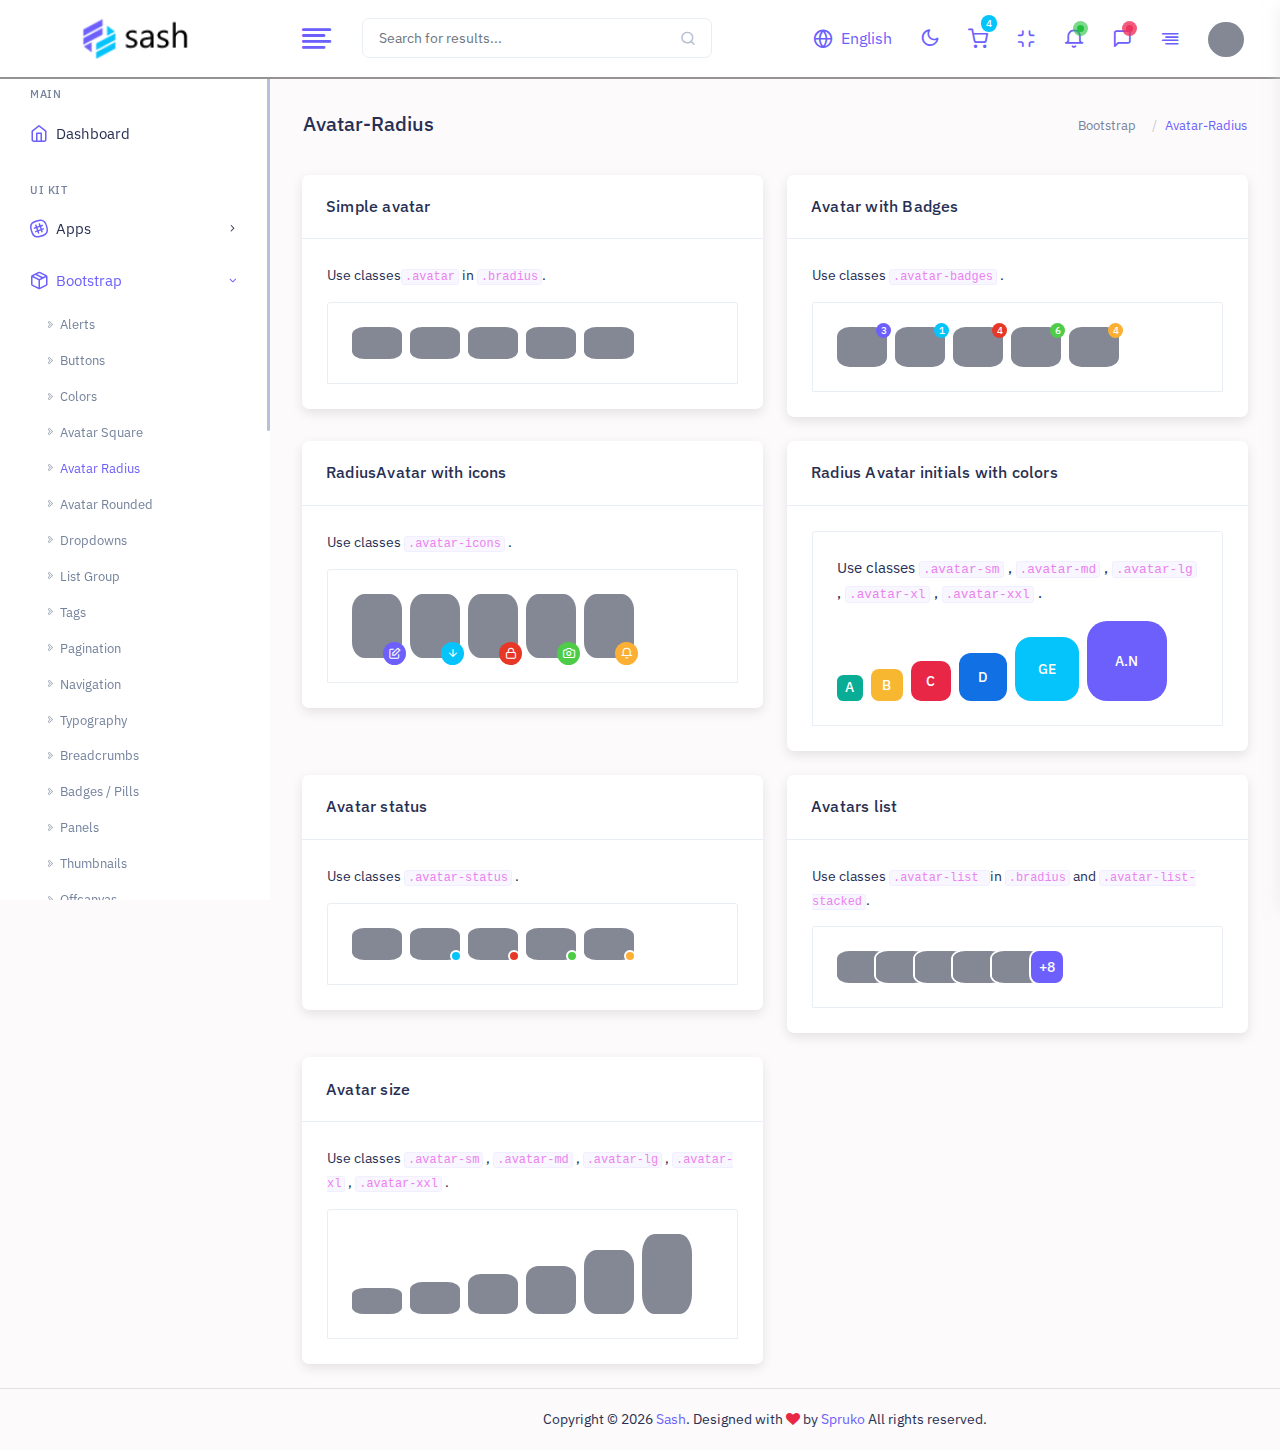
<file: HTML/sash/html/avatar-radius.html>
<!doctype html>
<html lang="en" dir="ltr">

<head>

    <!-- META DATA -->
    <meta charset="UTF-8">
    <meta name='viewport' content='width=device-width, initial-scale=1.0, user-scalable=0'>
    <meta http-equiv="X-UA-Compatible" content="IE=edge">
    <meta name="description" content="Sash – Bootstrap 5  Admin & Dashboard Template">
    <meta name="author" content="Spruko Technologies Private Limited">
    <meta name="keywords" content="admin,admin dashboard,admin panel,admin template,bootstrap,clean,dashboard,flat,jquery,modern,responsive,premium admin templates,responsive admin,ui,ui kit.">

    <!-- FAVICON -->
    <link rel="shortcut icon" type="image/x-icon" href="../assets/images/brand/favicon.ico" />

    <!-- TITLE -->
    <title>Sash – Bootstrap 5 Admin & Dashboard Template</title>

    <!-- BOOTSTRAP CSS -->
    <link id="style" href="../assets/plugins/bootstrap/css/bootstrap.min.css" rel="stylesheet" />

    <!-- STYLE CSS -->
    <link href="../assets/css/style.css" rel="stylesheet" />
    <link href="../assets/css/dark-style.css" rel="stylesheet" />
    <link href="../assets/css/transparent-style.css" rel="stylesheet">
    <link href="../assets/css/skin-modes.css" rel="stylesheet" />

    <!--- FONT-ICONS CSS -->
    <link href="../assets/css/icons.css" rel="stylesheet" />

    <!-- COLOR SKIN CSS -->
    <link id="theme" rel="stylesheet" type="text/css" media="all" href="../assets/colors/color1.css" />

</head>

<body class="app sidebar-mini ltr light-mode">

    <!-- GLOBAL-LOADER -->
    <div id="global-loader">
        <img src="../assets/images/loader.svg" class="loader-img" alt="Loader">
    </div>
    <!-- /GLOBAL-LOADER -->

    <!-- PAGE -->
    <div class="page">
        <div class="page-main">

            <!-- app-Header -->
            <div class="app-header header sticky">
                <div class="container-fluid main-container">
                    <div class="d-flex">
                        <a aria-label="Hide Sidebar" class="app-sidebar__toggle" data-bs-toggle="sidebar" href="javascript:void(0)"></a>
                        <!-- sidebar-toggle-->
                        <a class="logo-horizontal " href="index.html">
                            <img src="../assets/images/brand/logo.png" class="header-brand-img desktop-logo" alt="logo">
                            <img src="../assets/images/brand/logo-3.png" class="header-brand-img light-logo1"
                                alt="logo">
                        </a>
                        <!-- LOGO -->
                        <div class="main-header-center ms-3 d-none d-lg-block">
                            <input type="text" class="form-control" id="typehead" placeholder="Search for results..." autocomplete="off">
                            <button class="btn px-0 pt-2"><i class="fe fe-search" aria-hidden="true"></i></button>
                        </div>
                        <div class="d-flex order-lg-2 ms-auto header-right-icons">
                            <!-- SEARCH -->
                            <button class="navbar-toggler navresponsive-toggler d-lg-none ms-auto" type="button"
                                data-bs-toggle="collapse" data-bs-target="#navbarSupportedContent-4"
                                aria-controls="navbarSupportedContent-4" aria-expanded="false"
                                aria-label="Toggle navigation">
                                <span class="navbar-toggler-icon fe fe-more-vertical"></span>
                            </button>
                            <div class="navbar navbar-collapse responsive-navbar p-0">
                                <div class="collapse navbar-collapse" id="navbarSupportedContent-4">
                                    <div class="d-flex order-lg-2">
                                        <div class="dropdown d-lg-none d-flex">
                                            <a href="javascript:void(0)" class="nav-link icon" data-bs-toggle="dropdown">
                                                <i class="fe fe-search"></i>
                                            </a>
                                            <div class="dropdown-menu header-search dropdown-menu-start">
                                                <div class="input-group w-100 p-2">
                                                    <input type="text" class="form-control" placeholder="Search....">
                                                    <div class="input-group-text btn btn-primary">
                                                        <i class="fa fa-search" aria-hidden="true"></i>
                                                    </div>
                                                </div>
                                            </div>
                                        </div>
                                        <div class="d-flex country">
                                            <a class="nav-link icon text-center" data-bs-target="#country-selector"
                                                data-bs-toggle="modal">
                                                <i class="fe fe-globe"></i><span
                                                    class="fs-16 ms-2 d-none d-xl-block">English</span>
                                            </a>
                                        </div>
                                        <!-- COUNTRY -->
                                        <div class="d-flex country">
                                            <a class="nav-link icon theme-layout nav-link-bg layout-setting">
                                                <span class="dark-layout"><i class="fe fe-moon"></i></span>
                                                <span class="light-layout"><i class="fe fe-sun"></i></span>
                                            </a>
                                        </div>
                                        <!-- Theme-Layout -->
                                        <div class="dropdown  d-flex shopping-cart">
                                            <a class="nav-link icon text-center" data-bs-toggle="dropdown">
                                                <i class="fe fe-shopping-cart"></i><span class="badge bg-secondary header-badge">4</span>
                                            </a>
                                            <div class="dropdown-menu dropdown-menu-end dropdown-menu-arrow">
                                                <div class="drop-heading border-bottom">
                                                    <div class="d-flex">
                                                        <h6 class="mt-1 mb-0 fs-16 fw-semibold text-dark"> My Shopping Cart</h6>
                                                        <div class="ms-auto">
                                                            <span class="badge bg-danger-transparent header-badge text-danger fs-14">Hurry Up!</span>
                                                        </div>
                                                    </div>
                                                </div>
                                                <div class="header-dropdown-list message-menu">
                                                    <div class="dropdown-item d-flex p-4">
                                                        <a href="cart.html" class="open-file"></a>
                                                        <span
                                                            class="avatar avatar-xl br-5 me-3 align-self-center cover-image"
                                                            data-bs-image-src="../assets/images/pngs/4.jpg"></span>
                                                        <div class="wd-50p">
                                                            <h5 class="mb-1">Flower Pot for Home Decor</h5>
                                                            <span>Status: <span class="text-success">In Stock</span></span>
                                                            <p class="fs-13 text-muted mb-0">Quantity: 01</p>
                                                        </div>
                                                        <div class="ms-auto text-end d-flex fs-16">
                                                            <span class="fs-16 text-dark d-none d-sm-block px-4">
                                                                $438
                                                            </span>
                                                            <a href="javascript:void(0)" class="fs-16 btn p-0 cart-trash">
                                                                <i class="fe fe-trash-2 border text-danger brround d-block p-2"></i>
                                                            </a>
                                                        </div>
                                                    </div>
                                                    <div class="dropdown-item d-flex p-4">
                                                        <a href="cart.html" class="open-file"></a>
                                                        <span
                                                            class="avatar avatar-xl br-5 me-3 align-self-center cover-image"
                                                            data-bs-image-src="../assets/images/pngs/6.jpg"></span>
                                                        <div class="wd-50p">
                                                            <h5 class="mb-1">Black Digital Camera</h5>
                                                            <span>Status: <span class="text-danger">Out Stock</span></span>
                                                            <p class="fs-13 text-muted mb-0">Quantity: 06</p>
                                                        </div>
                                                        <div class="ms-auto text-end d-flex">
                                                            <span class="fs-16 text-dark d-none d-sm-block px-4">
                                                                $867
                                                            </span>
                                                            <a href="javascript:void(0)" class="fs-16 btn p-0 cart-trash">
                                                                <i class="fe fe-trash-2 border text-danger brround d-block p-2"></i>
                                                            </a>
                                                        </div>
                                                    </div>
                                                    <div class="dropdown-item d-flex p-4">
                                                        <a href="cart.html" class="open-file"></a>
                                                        <span
                                                            class="avatar avatar-xl br-5 me-3 align-self-center cover-image"
                                                            data-bs-image-src="../assets/images/pngs/8.jpg"></span>
                                                        <div class="wd-50p">
                                                            <h5 class="mb-1">Stylish Rockerz 255 Ear Pods</h5>
                                                            <span>Status: <span class="text-success">In Stock</span></span>
                                                            <p class="fs-13 text-muted mb-0">Quantity: 05</p>
                                                        </div>
                                                        <div class="ms-auto text-end d-flex">
                                                            <span class="fs-16 text-dark d-none d-sm-block px-4">
                                                                $323
                                                            </span>
                                                            <a href="javascript:void(0)" class="fs-16 btn p-0 cart-trash">
                                                                <i class="fe fe-trash-2 border text-danger brround d-block p-2"></i>
                                                            </a>
                                                        </div>
                                                    </div>
                                                    <div class="dropdown-item d-flex p-4">
                                                        <a href="cart.html" class="open-file"></a>
                                                        <span
                                                            class="avatar avatar-xl br-5 me-3 align-self-center cover-image"
                                                            data-bs-image-src="../assets/images/pngs/1.jpg"></span>
                                                        <div class="wd-50p">
                                                            <h5 class="mb-1">Women Party Wear Dress</h5>
                                                            <span>Status: <span class="text-success">In Stock</span></span>
                                                            <p class="fs-13 text-muted mb-0">Quantity: 05</p>
                                                        </div>
                                                        <div class="ms-auto text-end d-flex">
                                                            <span class="fs-16 text-dark d-none d-sm-block px-4">
                                                                $867
                                                            </span>
                                                            <a href="javascript:void(0)" class="fs-16 btn p-0 cart-trash">
                                                                <i class="fe fe-trash-2 border text-danger brround d-block p-2"></i>
                                                            </a>
                                                        </div>
                                                    </div>
                                                    <div class="dropdown-item d-flex p-4">
                                                        <a href="cart.html" class="open-file"></a>
                                                        <span
                                                            class="avatar avatar-xl br-5 me-3 align-self-center cover-image"
                                                            data-bs-image-src="../assets/images/pngs/3.jpg"></span>
                                                        <div class="wd-50p">
                                                            <h5 class="mb-1">Running Shoes for men</h5>
                                                            <span>Status: <span class="text-success">In Stock</span></span>
                                                            <p class="fs-13 text-muted mb-0">Quantity: 05</p>
                                                        </div>
                                                        <div class="ms-auto text-end d-flex">
                                                            <span class="fs-16 text-dark d-none d-sm-block px-4">
                                                                $456
                                                            </span>
                                                            <a href="javascript:void(0)" class="fs-16 btn p-0 cart-trash">
                                                                <i class="fe fe-trash-2 border text-danger brround d-block p-2"></i>
                                                            </a>
                                                        </div>
                                                    </div>
                                                </div>
                                                <div class="dropdown-divider m-0"></div>
                                                <div class="dropdown-footer">
                                                    <a class="btn btn-primary btn-pill w-sm btn-sm py-2" href="checkout.html"><i class="fe fe-check-circle"></i> Checkout</a>
                                                    <span class="float-end p-2 fs-17 fw-semibold">Total: $6789</span>
                                                </div>
                                            </div>
                                        </div>
                                        <!-- CART -->
                                        <div class="dropdown d-flex">
                                            <a class="nav-link icon full-screen-link nav-link-bg">
                                                <i class="fe fe-minimize fullscreen-button"></i>
                                            </a>
                                        </div>
                                        <!-- FULL-SCREEN -->
                                        <div class="dropdown  d-flex notifications">
                                            <a class="nav-link icon" data-bs-toggle="dropdown"><i
                                                    class="fe fe-bell"></i><span class=" pulse"></span>
                                            </a>
                                            <div class="dropdown-menu dropdown-menu-end dropdown-menu-arrow">
                                                <div class="drop-heading border-bottom">
                                                    <div class="d-flex">
                                                        <h6 class="mt-1 mb-0 fs-16 fw-semibold text-dark">Notifications
                                                        </h6>
                                                    </div>
                                                </div>
                                                <div class="notifications-menu">
                                                    <a class="dropdown-item d-flex" href="notify-list.html">
                                                        <div class="me-3 notifyimg  bg-primary brround box-shadow-primary">
                                                            <i class="fe fe-mail"></i>
                                                        </div>
                                                        <div class="mt-1 wd-80p">
                                                            <h5 class="notification-label mb-1">New Application received
                                                            </h5>
                                                            <span class="notification-subtext">3 days ago</span>
                                                        </div>
                                                    </a>
                                                    <a class="dropdown-item d-flex" href="notify-list.html">
                                                        <div class="me-3 notifyimg  bg-secondary brround box-shadow-secondary">
                                                            <i class="fe fe-check-circle"></i>
                                                        </div>
                                                        <div class="mt-1 wd-80p">
                                                            <h5 class="notification-label mb-1">Project has been
                                                                approved</h5>
                                                            <span class="notification-subtext">2 hours ago</span>
                                                        </div>
                                                    </a>
                                                    <a class="dropdown-item d-flex" href="notify-list.html">
                                                        <div class="me-3 notifyimg  bg-success brround box-shadow-success">
                                                            <i class="fe fe-shopping-cart"></i>
                                                        </div>
                                                        <div class="mt-1 wd-80p">
                                                            <h5 class="notification-label mb-1">Your Product Delivered
                                                            </h5>
                                                            <span class="notification-subtext">30 min ago</span>
                                                        </div>
                                                    </a>
                                                    <a class="dropdown-item d-flex" href="notify-list.html">
                                                        <div class="me-3 notifyimg bg-pink brround box-shadow-pink">
                                                            <i class="fe fe-user-plus"></i>
                                                        </div>
                                                        <div class="mt-1 wd-80p">
                                                            <h5 class="notification-label mb-1">Friend Requests</h5>
                                                            <span class="notification-subtext">1 day ago</span>
                                                        </div>
                                                    </a>
                                                </div>
                                                <div class="dropdown-divider m-0"></div>
                                                <a href="notify-list.html"
                                                    class="dropdown-item text-center p-3 text-muted">View all
                                                    Notification</a>
                                            </div>
                                        </div>
                                        <!-- NOTIFICATIONS -->
                                        <div class="dropdown  d-flex message">
                                            <a class="nav-link icon text-center" data-bs-toggle="dropdown">
                                                <i class="fe fe-message-square"></i><span class="pulse-danger"></span>
                                            </a>
                                            <div class="dropdown-menu dropdown-menu-end dropdown-menu-arrow">
                                                <div class="drop-heading border-bottom">
                                                    <div class="d-flex">
                                                        <h6 class="mt-1 mb-0 fs-16 fw-semibold text-dark">You have 5
                                                            Messages</h6>
                                                        <div class="ms-auto">
                                                            <a href="javascript:void(0)" class="text-muted p-0 fs-12">make all unread</a>
                                                        </div>
                                                    </div>
                                                </div>
                                                <div class="message-menu message-menu-scroll">
                                                    <a class="dropdown-item d-flex" href="chat.html">
                                                        <span
                                                            class="avatar avatar-md brround me-3 align-self-center cover-image"
                                                            data-bs-image-src="../assets/images/users/1.jpg"></span>
                                                        <div class="wd-90p">
                                                            <div class="d-flex">
                                                                <h5 class="mb-1">Peter Theil</h5>
                                                                <small class="text-muted ms-auto text-end">
                                                                    6:45 am
                                                                </small>
                                                            </div>
                                                            <span>Commented on file Guest list....</span>
                                                        </div>
                                                    </a>
                                                    <a class="dropdown-item d-flex" href="chat.html">
                                                        <span
                                                            class="avatar avatar-md brround me-3 align-self-center cover-image"
                                                            data-bs-image-src="../assets/images/users/15.jpg"></span>
                                                        <div class="wd-90p">
                                                            <div class="d-flex">
                                                                <h5 class="mb-1">Abagael Luth</h5>
                                                                <small class="text-muted ms-auto text-end">
                                                                    10:35 am
                                                                </small>
                                                            </div>
                                                            <span>New Meetup Started......</span>
                                                        </div>
                                                    </a>
                                                    <a class="dropdown-item d-flex" href="chat.html">
                                                        <span
                                                            class="avatar avatar-md brround me-3 align-self-center cover-image"
                                                            data-bs-image-src="../assets/images/users/12.jpg"></span>
                                                        <div class="wd-90p">
                                                            <div class="d-flex">
                                                                <h5 class="mb-1">Brizid Dawson</h5>
                                                                <small class="text-muted ms-auto text-end">
                                                                    2:17 pm
                                                                </small>
                                                            </div>
                                                            <span>Brizid is in the Warehouse...</span>
                                                        </div>
                                                    </a>
                                                    <a class="dropdown-item d-flex" href="chat.html">
                                                        <span
                                                            class="avatar avatar-md brround me-3 align-self-center cover-image"
                                                            data-bs-image-src="../assets/images/users/4.jpg"></span>
                                                        <div class="wd-90p">
                                                            <div class="d-flex">
                                                                <h5 class="mb-1">Shannon Shaw</h5>
                                                                <small class="text-muted ms-auto text-end">
                                                                    7:55 pm
                                                                </small>
                                                            </div>
                                                            <span>New Product Realease......</span>
                                                        </div>
                                                    </a>
                                                    <a class="dropdown-item d-flex" href="chat.html">
                                                        <span
                                                            class="avatar avatar-md brround me-3 align-self-center cover-image"
                                                            data-bs-image-src="../assets/images/users/3.jpg"></span>
                                                        <div class="wd-90p">
                                                            <div class="d-flex">
                                                                <h5 class="mb-1">Cherry Blossom</h5>
                                                                <small class="text-muted ms-auto text-end">
                                                                    7:55 pm
                                                                </small>
                                                            </div>
                                                            <span>You have appointment on......</span>
                                                        </div>
                                                    </a>

                                                </div>
                                                <div class="dropdown-divider m-0"></div>
                                                <a href="javascript:void(0)" class="dropdown-item text-center p-3 text-muted">See all
                                                    Messages</a>
                                            </div>
                                        </div>
                                        <!-- MESSAGE-BOX -->
                                        <div class="dropdown d-flex header-settings">
                                            <a href="javascript:void(0);" class="nav-link icon"
                                                data-bs-toggle="sidebar-right" data-target=".sidebar-right">
                                                <i class="fe fe-align-right"></i>
                                            </a>
                                        </div>
                                        <!-- SIDE-MENU -->
                                        <div class="dropdown d-flex profile-1">
                                            <a href="javascript:void(0)" data-bs-toggle="dropdown" class="nav-link leading-none d-flex">
                                                <img src="../assets/images/users/21.jpg" alt="profile-user"
                                                    class="avatar  profile-user brround cover-image">
                                            </a>
                                            <div class="dropdown-menu dropdown-menu-end dropdown-menu-arrow">
                                                <div class="drop-heading">
                                                    <div class="text-center">
                                                        <h5 class="text-dark mb-0 fs-14 fw-semibold">Percy Kewshun</h5>
                                                        <small class="text-muted">Senior Admin</small>
                                                    </div>
                                                </div>
                                                <div class="dropdown-divider m-0"></div>
                                                <a class="dropdown-item" href="profile.html">
                                                    <i class="dropdown-icon fe fe-user"></i> Profile
                                                </a>
                                                <a class="dropdown-item" href="email-inbox.html">
                                                    <i class="dropdown-icon fe fe-mail"></i> Inbox
                                                    <span class="badge bg-danger rounded-pill float-end">5</span>
                                                </a>
                                                <a class="dropdown-item" href="lockscreen.html">
                                                    <i class="dropdown-icon fe fe-lock"></i> Lockscreen
                                                </a>
                                                <a class="dropdown-item" href="login.html">
                                                    <i class="dropdown-icon fe fe-alert-circle"></i> Sign out
                                                </a>
                                            </div>
                                        </div>
                                    </div>
                                </div>
                            </div>
                        </div>
                    </div>
                </div>
            </div>
            <!-- /app-Header -->

            <!--APP-SIDEBAR-->
            <div class="sticky">
                <div class="app-sidebar__overlay" data-bs-toggle="sidebar"></div>
                <div class="app-sidebar">
                    <div class="side-header">
                        <a class="header-brand1" href="index.html">
                            <img src="../assets/images/brand/logo.png" class="header-brand-img desktop-logo" alt="logo">
                            <img src="../assets/images/brand/logo-1.png" class="header-brand-img toggle-logo" alt="logo">
                            <img src="../assets/images/brand/logo-2.png" class="header-brand-img light-logo" alt="logo">
                            <img src="../assets/images/brand/logo-3.png" class="header-brand-img light-logo1" alt="logo">
                        </a>
                        <!-- LOGO -->
                    </div>
                    <div class="main-sidemenu">
                        <div class="slide-left disabled" id="slide-left"><svg xmlns="http://www.w3.org/2000/svg" fill="#7b8191" width="24" height="24" viewBox="0 0 24 24"><path d="M13.293 6.293 7.586 12l5.707 5.707 1.414-1.414L10.414 12l4.293-4.293z"/></svg></div>
                        <ul class="side-menu">
                            <li class="sub-category">
                                <h3>Main</h3>
                            </li>
                            <li class="slide">
                                <a class="side-menu__item has-link" data-bs-toggle="slide" href="index.html"><i class="side-menu__icon fe fe-home"></i><span class="side-menu__label">Dashboard</span></a>
                            </li>
                            <li class="sub-category">
                                <h3>UI Kit</h3>
                            </li>
                            <li class="slide">
                                <a class="side-menu__item" data-bs-toggle="slide" href="javascript:void(0)"><i class="side-menu__icon fe fe-slack"></i><span class="side-menu__label">Apps</span><i class="angle fe fe-chevron-right"></i></a>
                                <ul class="slide-menu">
                                    <li class="side-menu-label1"><a href="javascript:void(0)">Apps</a></li>
                                    <li><a href="cards.html" class="slide-item"> Cards design</a></li>
                                    <li><a href="calendar.html" class="slide-item"> Default calendar</a></li>
                                    <li><a href="calendar2.html" class="slide-item"> Full calendar</a></li>
                                    <li><a href="chat.html" class="slide-item"> Chat</a></li>
                                    <li><a href="notify.html" class="slide-item"> Notifications</a></li>
                                    <li><a href="sweetalert.html" class="slide-item"> Sweet alerts</a></li>
                                    <li><a href="rangeslider.html" class="slide-item"> Range slider</a></li>
                                    <li><a href="scroll.html" class="slide-item"> Content Scroll bar</a></li>
                                    <li><a href="loaders.html" class="slide-item"> Loaders</a></li>
                                    <li><a href="counters.html" class="slide-item"> Counters</a></li>
                                    <li><a href="rating.html" class="slide-item"> Rating</a></li>
                                    <li><a href="timeline.html" class="slide-item"> Timeline</a></li>
                                    <li><a href="treeview.html" class="slide-item"> Treeview</a></li>
                                    <li><a href="chart.html" class="slide-item"> Charts</a></li>
                                    <li><a href="footers.html" class="slide-item"> Footers</a></li>
                                    <li><a href="users-list.html" class="slide-item"> User List</a></li>
                                    <li><a href="search.html" class="slide-item">Search</a></li>
                                    <li><a href="crypto-currencies.html" class="slide-item"> Crypto-currencies</a></li>
                                    <li><a href="widgets.html" class="slide-item"> Widgets</a></li>

                                </ul>
                            </li>
                            <li class="slide">
                                <a class="side-menu__item" data-bs-toggle="slide" href="javascript:void(0)"><i
                                        class="side-menu__icon fe fe-package"></i><span
                                        class="side-menu__label">Bootstrap</span><i
                                        class="angle fe fe-chevron-right"></i></a>
                                <ul class="slide-menu mega-slide-menu">
                                    <li class="side-menu-label1"><a href="javascript:void(0)">Bootstrap</a></li>
                                    <div class="mega-menu">
                                        <div class="">
                                            <ul>
                                                <li><a href="alerts.html" class="slide-item"> Alerts</a></li>
                                                <li><a href="buttons.html" class="slide-item"> Buttons</a></li>
                                                <li><a href="colors.html" class="slide-item"> Colors</a></li>
                                                <li><a href="avatarsquare.html" class="slide-item"> Avatar Square</a></li>
                                                <li><a href="avatar-radius.html" class="slide-item"> Avatar Radius</a></li>
                                                <li><a href="avatar-round.html" class="slide-item"> Avatar Rounded</a></li>
                                                <li><a href="dropdown.html" class="slide-item"> Dropdowns</a></li>
                                            </ul>
                                        </div>
                                        <div class="">
                                            <ul>
                                                <li><a href="listgroup.html" class="slide-item"> List Group</a></li>
                                                <li><a href="tags.html" class="slide-item"> Tags</a></li>
                                                <li><a href="pagination.html" class="slide-item"> Pagination</a></li>
                                                <li><a href="navigation.html" class="slide-item"> Navigation</a></li>
                                                <li><a href="typography.html" class="slide-item"> Typography</a></li>
                                                <li><a href="breadcrumbs.html" class="slide-item"> Breadcrumbs</a></li>
                                                <li><a href="badge.html" class="slide-item"> Badges / Pills</a></li>
                                            </ul>
                                        </div>
                                        <div class="">
                                            <ul>
                                                <li><a href="panels.html" class="slide-item"> Panels</a></li>
                                                <li><a href="thumbnails.html" class="slide-item"> Thumbnails</a></li>
                                                <li><a href="offcanvas.html" class="slide-item"> Offcanvas</a></li>
                                                <li><a href="toast.html" class="slide-item"> toast</a></li>
                                                <li><a href="scrollspy.html" class="slide-item"> Scrollspy</a></li>
                                                <li><a href="mediaobject.html" class="slide-item"> Media Object</a></li>
                                                <li><a href="accordion.html" class="slide-item"> Accordions </a></li>
                                            </ul>
                                        </div>
                                        <div class="">
                                            <ul>
                                                <li><a href="tabs.html" class="slide-item"> Tabs</a></li>
                                                <li><a href="modal.html" class="slide-item"> Modal</a></li>
                                                <li><a href="tooltipandpopover.html" class="slide-item"> Tooltip and popover</a></li>
                                                <li><a href="progress.html" class="slide-item"> Progress</a></li>
                                                <li><a href="carousel.html" class="slide-item"> Carousels</a></li>
                                                <li><a href="ribbons.html" class="slide-item"> Ribbons</a></li>
                                            </ul>
                                        </div>
                                    </div>
                                </ul>
                            </li>
                            <li>
                                <a class="side-menu__item has-link" href="landing-page.html" target="_blank"><i
                                        class="side-menu__icon fe fe-zap"></i><span
                                        class="side-menu__label">Landing Page</span><span class="badge bg-green br-5 side-badge blink-text pb-1">New</span></a>
                            </li>
                            <li class="sub-category">
                                <h3>Pre-build Pages</h3>
                            </li>
                            <li class="slide">
                                <a class="side-menu__item" data-bs-toggle="slide" href="javascript:void(0)"><i class="side-menu__icon fe fe-layers"></i><span class="side-menu__label">Pages</span><i class="angle fe fe-chevron-right"></i></a>
                                <ul class="slide-menu">
                                    <li class="side-menu-label1"><a href="javascript:void(0)">Pages</a></li>
                                    <li><a href="profile.html" class="slide-item"> Profile</a></li>
                                    <li><a href="editprofile.html" class="slide-item"> Edit Profile</a></li>
                                    <li><a href="notify-list.html" class="slide-item"> Notifications List</a></li>
                                    <li><a href="email-compose.html" class="slide-item"> Mail-Compose</a></li>
                                    <li><a href="email-inbox.html" class="slide-item"> Mail-Inbox</a></li>
                                    <li><a href="email-read.html" class="slide-item"> Mail-Read</a></li>
                                    <li><a href="gallery.html" class="slide-item"> Gallery</a></li>
                                    <li class="sub-slide">
                                        <a class="sub-side-menu__item" data-bs-toggle="sub-slide" href="javascript:void(0)"><span class="sub-side-menu__label">Forms</span><i class="sub-angle fe fe-chevron-right"></i></a>
                                        <ul class="sub-slide-menu">
                                            <li><a href="form-elements.html" class="sub-slide-item"> Form Elements</a></li>
                                            <li><a href="form-layouts.html" class="sub-slide-item"> Form Layouts</a></li>
                                            <li><a href="form-advanced.html" class="sub-slide-item"> Form Advanced</a></li>
                                            <li><a href="form-editor.html" class="sub-slide-item"> Form Editor</a></li>
                                            <li><a href="form-wizard.html" class="sub-slide-item"> Form Wizard</a></li>
                                            <li><a href="form-validation.html" class="sub-slide-item"> Form Validation</a></li>
                                            <li><a href="form-input-spinners.html" class="sub-slide-item"> Form Input Spinners</a></li>
                                        </ul>
                                    </li>
                                    <li class="sub-slide">
                                        <a class="sub-side-menu__item" data-bs-toggle="sub-slide" href="javascript:void(0)"><span class="sub-side-menu__label">Tables</span><i class="sub-angle fe fe-chevron-right"></i></a>
                                        <ul class="sub-slide-menu">
                                            <li><a href="tables.html" class="sub-slide-item">Default table</a></li>
                                            <li><a href="datatable.html" class="sub-slide-item"> Data Tables</a></li>
                                            <li><a href="edit-table.html" class="sub-slide-item"> Edit Tables</a></li>
                                            <li><a href="extension-tables.html" class="sub-slide-item"> Extension Tables</a></li>
                                        </ul>
                                    </li>
                                    <li class="sub-slide">
                                        <a class="sub-side-menu__item" data-bs-toggle="sub-slide" href="javascript:void(0)"><span class="sub-side-menu__label">Extension</span><i class="sub-angle fe fe-chevron-right"></i></a>
                                        <ul class="sub-slide-menu">
                                            <li><a href="about.html" class="sub-slide-item"> About Company</a></li>
                                            <li><a href="services.html" class="sub-slide-item"> Services</a></li>
                                            <li><a href="faq.html" class="sub-slide-item"> FAQS</a></li>
                                            <li><a href="terms.html" class="sub-slide-item"> Terms</a></li>
                                            <li><a href="invoice.html" class="sub-slide-item"> Invoice</a></li>
                                            <li><a href="pricing.html" class="sub-slide-item"> Pricing Tables</a></li>
                                            <li><a href="settings.html" class="sub-slide-item"> Settings</a></li>
                                            <li><a href="blog.html" class="sub-slide-item"> Blog</a></li>
                                            <li><a href="blog-details.html" class="sub-slide-item"> Blog Details</a></li>
                                            <li><a href="blog-post.html" class="sub-slide-item"> Blog Post</a></li>
                                            <li><a href="empty.html" class="sub-slide-item"> Empty Page</a></li>
                                            <li><a href="construction.html" class="sub-slide-item"> Under Construction</a></li>
                                        </ul>
                                    </li>
                                    <li><a href="switcher-1.html" class="slide-item"> Switcher</a></li>
                                </ul>
                            </li>
                            <li class="slide">
                                <a class="side-menu__item" data-bs-toggle="slide" href="javascript:void(0)"><i class="side-menu__icon fe fe-shopping-bag"></i><span class="side-menu__label">E-Commerce</span><i class="angle fe fe-chevron-right"></i></a>
                                <ul class="slide-menu">
                                    <li class="side-menu-label1"><a href="javascript:void(0)">E-Commerce</a></li>
                                    <li><a href="shop.html" class="slide-item"> Shop</a></li>
                                    <li><a href="shop-description.html" class="slide-item"> Product Details</a></li>
                                    <li><a href="cart.html" class="slide-item"> Shopping Cart</a></li>
                                    <li><a href="add-product.html" class="slide-item"> Add Product</a></li>
                                    <li><a href="wishlist.html" class="slide-item"> Wishlist</a></li>
                                    <li><a href="checkout.html" class="slide-item"> Checkout</a></li>
                                </ul>
                            </li>
                            <li class="slide">
                                <a class="side-menu__item" data-bs-toggle="slide" href="javascript:void(0)"><i class="side-menu__icon fe fe-folder"></i><span class="side-menu__label">File Manager</span><span class="badge bg-pink side-badge">4</span><i class="angle fe fe-chevron-right hor-angle"></i></a>
                                <ul class="slide-menu">
                                    <li class="side-menu-label1"><a href="javascript:void(0)">File Manager</a></li>
                                    <li><a href="file-manager.html" class="slide-item"> File Manager</a></li>
                                    <li><a href="filemanager-list.html" class="slide-item"> File Manager List</a></li>
                                    <li><a href="filemanager-details.html" class="slide-item"> File Details</a></li>
                                    <li><a href="file-attachments.html" class="slide-item"> File Attachments</a></li>
                                </ul>
                            </li>
                            <li class="sub-category">
                                <h3>Misc Pages</h3>
                            </li>
                            <li class="slide">
                                <a class="side-menu__item" data-bs-toggle="slide" href="javascript:void(0)"><i class="side-menu__icon fe fe-users"></i><span class="side-menu__label">Authentication</span><i class="angle fe fe-chevron-right"></i></a>
                                <ul class="slide-menu">
                                    <li class="side-menu-label1"><a href="javascript:void(0)">Authentication</a></li>
                                    <li><a href="login.html" class="slide-item"> Login</a></li>
                                    <li><a href="register.html" class="slide-item"> Register</a></li>
                                    <li><a href="forgot-password.html" class="slide-item"> Forgot Password</a></li>
                                    <li><a href="lockscreen.html" class="slide-item"> Lock screen</a></li>
                                    <li class="sub-slide">
                                        <a class="sub-side-menu__item" data-bs-toggle="sub-slide" href="javascript:void(0)"><span class="sub-side-menu__label">Error Pages</span><i class="sub-angle fe fe-chevron-right"></i></a>
                                        <ul class="sub-slide-menu">
                                            <li><a href="400.html" class="sub-slide-item"> 400</a></li>
                                            <li><a href="401.html" class="sub-slide-item"> 401</a></li>
                                            <li><a href="403.html" class="sub-slide-item"> 403</a></li>
                                            <li><a href="404.html" class="sub-slide-item"> 404</a></li>
                                            <li><a href="500.html" class="sub-slide-item"> 500</a></li>
                                            <li><a href="503.html" class="sub-slide-item"> 503</a></li>
                                        </ul>
                                    </li>
                                </ul>
                            </li>
                            <li class="slide">
                                <a class="side-menu__item" data-bs-toggle="slide" href="javascript:void(0)">
                                    <i class="side-menu__icon fe fe-cpu"></i>
                                    <span class="side-menu__label">Submenu items</span><i class="angle fe fe-chevron-right"></i></a>
                                <ul class="slide-menu">
                                    <li class="side-menu-label1"><a href="javascript:void(0)">Submenu items</a></li>
                                    <li><a href="javascript:void(0)" class="slide-item">Submenu-1</a></li>
                                    <li class="sub-slide">
                                        <a class="sub-side-menu__item" data-bs-toggle="sub-slide" href="javascript:void(0)"><span class="sub-side-menu__label">Submenu-2</span><i class="sub-angle fe fe-chevron-right"></i></a>
                                        <ul class="sub-slide-menu">
                                            <li><a class="sub-slide-item" href="javascript:void(0)">Submenu-2.1</a></li>
                                            <li><a class="sub-slide-item" href="javascript:void(0)">Submenu-2.2</a></li>
                                            <li class="sub-slide2">
                                                <a class="sub-side-menu__item2" href="javascript:void(0)" data-bs-toggle="sub-slide2"><span class="sub-side-menu__label2">Submenu-2.3</span><i class="sub-angle2 fe fe-chevron-right"></i></a>
                                                <ul class="sub-slide-menu2">
                                                    <li><a href="javascript:void(0)" class="sub-slide-item2">Submenu-2.3.1</a></li>
                                                    <li><a href="javascript:void(0)" class="sub-slide-item2">Submenu-2.3.2</a></li>
                                                    <li><a href="javascript:void(0)" class="sub-slide-item2">Submenu-2.3.3</a></li>
                                                </ul>
                                            </li>
                                            <li><a class="sub-slide-item" href="javascript:void(0)">Submenu-2.4</a></li>
                                            <li><a class="sub-slide-item" href="javascript:void(0)">Submenu-2.5</a></li>
                                        </ul>
                                    </li>
                                </ul>
                            </li>
                            <li class="sub-category">
                                <h3>General</h3>
                            </li>

                            <li class="slide">
                                <a class="side-menu__item" data-bs-toggle="slide" href="javascript:void(0)"><i class="side-menu__icon fe fe-map-pin"></i><span class="side-menu__label">Maps</span><i class="angle fe fe-chevron-right"></i></a>
                                <ul class="slide-menu">
                                    <li class="side-menu-label1"><a href="javascript:void(0)">Maps</a></li>
                                    <li><a href="maps1.html" class="slide-item">Leaflet Maps</a></li>
                                    <li><a href="maps2.html" class="slide-item">Mapel Maps</a></li>
                                    <li><a href="maps.html" class="slide-item">Vector Maps</a></li>
                                </ul>
                            </li>
                            <li class="slide">
                                <a class="side-menu__item" data-bs-toggle="slide" href="javascript:void(0)"><i class="side-menu__icon fe fe-bar-chart-2"></i><span class="side-menu__label">Charts</span><span class="badge bg-secondary side-badge">6</span><i class="angle fe fe-chevron-right hor-angle"></i></a>
                                <ul class="slide-menu">
                                    <li class="side-menu-label1"><a href="javascript:void(0)">Charts</a></li>
                                    <li><a href="chart-chartist.html" class="slide-item">Chart Js</a></li>
                                    <li><a href="chart-flot.html" class="slide-item"> Flot Charts</a></li>
                                    <li><a href="chart-echart.html" class="slide-item"> ECharts</a></li>
                                    <li><a href="chart-morris.html" class="slide-item"> Morris Charts</a></li>
                                    <li><a href="chart-nvd3.html" class="slide-item"> Nvd3 Charts</a></li>
                                    <li><a href="charts.html" class="slide-item"> C3 Bar Charts</a></li>
                                    <li><a href="chart-line.html" class="slide-item"> C3 Line Charts</a></li>
                                    <li><a href="chart-donut.html" class="slide-item"> C3 Donut Charts</a></li>
                                    <li><a href="chart-pie.html" class="slide-item"> C3 Pie charts</a></li>
                                </ul>
                            </li>
                            <li class="slide">
                                <a class="side-menu__item" data-bs-toggle="slide" href="javascript:void(0)"><i class="side-menu__icon fe fe-wind"></i><span class="side-menu__label">Icons</span><i class="angle fe fe-chevron-right"></i></a>
                                <ul class="slide-menu">
                                    <li class="side-menu-label1"><a href="javascript:void(0)">Icons</a></li>
                                    <li><a href="icons.html" class="slide-item"> Font Awesome</a></li>
                                    <li><a href="icons2.html" class="slide-item"> Material Design Icons</a></li>
                                    <li><a href="icons3.html" class="slide-item"> Simple Line Icons</a></li>
                                    <li><a href="icons4.html" class="slide-item"> Feather Icons</a></li>
                                    <li><a href="icons5.html" class="slide-item"> Ionic Icons</a></li>
                                    <li><a href="icons6.html" class="slide-item"> Flag Icons</a></li>
                                    <li><a href="icons7.html" class="slide-item"> pe7 Icons</a></li>
                                    <li><a href="icons8.html" class="slide-item"> Themify Icons</a></li>
                                    <li><a href="icons9.html" class="slide-item">Typicons Icons</a></li>
                                    <li><a href="icons10.html" class="slide-item">Weather Icons</a></li>
                                    <li><a href="icons11.html" class="slide-item">Bootstrap Icons</a></li>
                                </ul>
                            </li>
                        </ul>
                        <div class="slide-right" id="slide-right"><svg xmlns="http://www.w3.org/2000/svg" fill="#7b8191" width="24" height="24" viewBox="0 0 24 24"><path d="M10.707 17.707 16.414 12l-5.707-5.707-1.414 1.414L13.586 12l-4.293 4.293z"/></svg></div>
                    </div>
                </div>
                <!--/APP-SIDEBAR-->
            </div>

            <!--app-content open-->
            <div class="main-content app-content mt-0">
                <div class="side-app">

                    <!-- CONTAINER -->
                    <div class="main-container container-fluid">

                        <!-- PAGE-HEADER -->
                        <div class="page-header">
                            <h1 class="page-title">Avatar-Radius</h1>
                            <div>
                                <ol class="breadcrumb">
                                    <li class="breadcrumb-item"><a href="javascript:void(0)">Bootstrap</a></li>
                                    <li class="breadcrumb-item active" aria-current="page">Avatar-Radius</li>
                                </ol>
                            </div>
                        </div>
                        <!-- PAGE-HEADER END -->

                        <!-- ROW-1 OPEN -->
                        <div class="row ">
                            <div class="col-md-12 col-lg-6">
                                <div class="card">
                                    <div class="card-header">
                                        <h3 class="card-title">Simple avatar</h3>
                                    </div>
                                    <div class="card-body">
                                        <div class="text-wrap">
                                            <p>Use classes<code class="highlighter-rouge">.avatar</code> in <code class="highlighter-rouge">.bradius</code>.</p>
                                            <div class="example">
                                                <div class="avatar-list">
                                                    <span class="avatar bradius cover-image" data-bs-image-src="../assets/images/users/1.jpg"></span>
                                                    <span class="avatar bradius cover-image" data-bs-image-src="../assets/images/users/2.jpg"></span>
                                                    <span class="avatar bradius cover-image" data-bs-image-src="../assets/images/users/1.jpg"></span>
                                                    <span class="avatar bradius cover-image" data-bs-image-src="../assets/images/users/2.jpg"></span>
                                                    <span class="avatar bradius cover-image" data-bs-image-src="../assets/images/users/3.jpg"></span>
                                                </div>
                                            </div>
                                        </div>
                                    </div>
                                </div>
                            </div>
                            <!-- COL END -->
                            <div class="col-md-12 col-lg-6">
                                <div class="card">
                                    <div class="card-header">
                                        <h3 class="card-title">Avatar with Badges</h3>
                                    </div>
                                    <div class="card-body">
                                        <div class="text-wrap">
                                            <p>Use classes <code class="highlighter-rouge">.avatar-badges</code> .</p>
                                            <div class="example">
                                                <div class="avatar-list">
                                                    <span class="avatar avatar-md bradius cover-image" data-bs-image-src="../assets/images/users/21.jpg">
                                                        <span class="badge rounded-pill avatar-badges bg-primary fs-10">3</span></span>
                                                    <span class="avatar avatar-md bradius cover-image" data-bs-image-src="../assets/images/users/5.jpg">
                                                            <span class="badge rounded-pill avatar-badges bg-secondary fs-10">1</span>
                                                    </span>
                                                    <span class="avatar avatar-md bradius cover-image" data-bs-image-src="../assets/images/users/9.jpg">
                                                        <span class="badge rounded-pill avatar-badges bg-red fs-10">4</span>
                                                    </span>
                                                    <span class="avatar avatar-md bradius cover-image" data-bs-image-src="../assets/images/users/6.jpg">
                                                        <span class="badge rounded-pill avatar-badges bg-green fs-10">6</span>
                                                    </span>
                                                    <span class="avatar avatar-md bradius cover-image" data-bs-image-src="../assets/images/users/7.jpg">
                                                        <span class="badge rounded-pill avatar-badges bg-yellow fs-10">4</span>
                                                    </span>
                                                </div>
                                            </div>
                                        </div>
                                    </div>
                                </div>
                            </div>
                            <!-- COL END -->
                        </div>
                        <!-- ROW-1 CLOSED -->

                        <!-- ROW-2 OPEN -->
                        <div class="row ">
                            <div class="col-md-12 col-lg-6">
                                <div class="card">
                                    <div class="card-header">
                                        <h3 class="card-title">RadiusAvatar with icons</h3>
                                    </div>
                                    <div class="card-body">
                                        <div class="text-wrap">
                                            <p>Use classes <code class="highlighter-rouge">.avatar-icons</code> .</p>
                                            <div class="example">
                                                <div class="avatar-list">
                                                    <span class="avatar avatar-xl bradius cover-image" data-bs-image-src="../assets/images/users/21.jpg">
                                                        <span class="badge rounded-pill avatar-icons bg-primary"><i class="fe fe-edit fs-12"></i></span></span>
                                                    <span class="avatar avatar-xl bradius cover-image" data-bs-image-src="../assets/images/users/5.jpg">
                                                            <span class="badge rounded-pill avatar-icons bg-secondary"><i class="fe fe-arrow-down fs-12"></i></span>
                                                    </span>
                                                    <span class="avatar avatar-xl bradius cover-image" data-bs-image-src="../assets/images/users/9.jpg">
                                                        <span class="badge rounded-pill avatar-icons bg-red"><i class="fe fe-lock fs-12"></i></span>
                                                    </span>
                                                    <span class="avatar avatar-xl bradius cover-image" data-bs-image-src="../assets/images/users/6.jpg">
                                                        <span class="badge rounded-pill avatar-icons bg-green"><i class="fe fe-camera fs-12"></i></span>
                                                    </span>
                                                    <span class="avatar avatar-xl bradius cover-image" data-bs-image-src="../assets/images/users/7.jpg">
                                                        <span class="badge rounded-pill avatar-icons bg-yellow"><i class="fe fe-bell fs-12"></i></span>
                                                    </span>
                                                </div>
                                            </div>
                                        </div>
                                    </div>
                                </div>
                            </div>
                            <!-- COL END -->
                            <div class="col-md-12 col-lg-6">
                                <div class="card">
                                    <div class="card-header">
                                        <h3 class="card-title">Radius Avatar initials with colors</h3>
                                    </div>
                                    <div class="card-body">
                                        <div class="text-wrap">
                                            <div class="example">
                                                <p>Use classes <code class="highlighter-rouge">.avatar-sm</code> , <code class="highlighter-rouge">.avatar-md</code> , <code class="highlighter-rouge">.avatar-lg</code> , <code class="highlighter-rouge">.avatar-xl</code>                                                , <code class="highlighter-rouge">.avatar-xxl</code> .</p>
                                                <div class="avatar-list">
                                                    <span class="avatar avatar-sm bradius bg-success">A</span>
                                                    <span class="avatar bradius bg-warning">B</span>
                                                    <span class="avatar avatar-md bradius bg-danger">C</span>
                                                    <span class="avatar avatar-lg bradius bg-info">D</span>
                                                    <span class="avatar avatar-xl bradius bg-secondary">GE</span>
                                                    <span class="avatar avatar-xxl bradius bg-primary">A.N</span>
                                                </div>
                                            </div>
                                        </div>
                                    </div>
                                </div>
                            </div>
                            <!-- COL END -->
                        </div>
                        <!-- ROW-2 CLOSED -->

                        <!-- ROW-3 OPEN -->
                        <div class="row ">
                            <div class="col-md-12 col-lg-6">
                                <div class="card">
                                    <div class="card-header">
                                        <h3 class="card-title">Avatar status</h3>
                                    </div>
                                    <div class="card-body">
                                        <div class="text-wrap">
                                            <p>Use classes <code class="highlighter-rouge">.avatar-status</code> .</p>
                                            <div class="example">
                                                <div class="avatar-list">
                                                    <span class="avatar bradius cover-image" data-bs-image-src="../assets/images/users/21.jpg"></span>
                                                    <span class="avatar bradius cover-image" data-bs-image-src="../assets/images/users/5.jpg">
                                                            <span class="avatar-status bg-secondary"></span>
                                                    </span>
                                                    <span class="avatar bradius cover-image" data-bs-image-src="../assets/images/users/9.jpg">
                                                            <span class="avatar-status bg-red"></span>
                                                    </span>
                                                    <span class="avatar bradius cover-image" data-bs-image-src="../assets/images/users/6.jpg">
                                                            <span class="avatar-status bg-green"></span>
                                                    </span>
                                                    <span class="avatar bradius cover-image" data-bs-image-src="../assets/images/users/7.jpg">
                                                            <span class="avatar-status bg-yellow"></span>
                                                    </span>
                                                </div>
                                            </div>
                                        </div>
                                    </div>
                                </div>
                            </div>
                            <!-- COL END -->
                            <div class="col-md-12 col-lg-6">
                                <div class="card">
                                    <div class="card-header">
                                        <h3 class="card-title">Avatars list</h3>
                                    </div>
                                    <div class="card-body">
                                        <div class="text-wrap ">
                                            <p>Use classes <code class="highlighter-rouge">.avatar-list </code> in <code class="highlighter-rouge">.bradius</code> and <code class="highlighter-rouge">.avatar-list-stacked</code>.</p>
                                            <div class="example">
                                                <div class="avatar-list avatar-list-stacked">
                                                    <span class="avatar bradius cover-image" data-bs-image-src="../assets/images/users/21.jpg"></span>
                                                    <span class="avatar bradius cover-image" data-bs-image-src="../assets/images/users/21.jpg"></span>
                                                    <span class="avatar bradius cover-image" data-bs-image-src="../assets/images/users/9.jpg"></span>
                                                    <span class="avatar bradius cover-image" data-bs-image-src="../assets/images/users/21.jpg"></span>
                                                    <span class="avatar bradius cover-image" data-bs-image-src="../assets/images/users/11.jpg"></span>
                                                    <span class="avatar bradius bg-primary">+8</span>
                                                </div>
                                            </div>
                                        </div>
                                    </div>
                                </div>
                            </div>
                            <!-- COL END -->
                            <div class="col-md-12 col-lg-6">
                                <div class="card">
                                    <div class="card-header">
                                        <h3 class="card-title">Avatar size</h3>
                                    </div>
                                    <div class="card-body">
                                        <div class="text-wrap">
                                            <p>Use classes <code class="highlighter-rouge">.avatar-sm</code> , <code class="highlighter-rouge">.avatar-md</code> , <code class="highlighter-rouge">.avatar-lg</code> , <code class="highlighter-rouge">.avatar-xl</code>                                            , <code class="highlighter-rouge">.avatar-xxl</code> .</p>
                                            <div class="example">
                                                <div class="avatar-list">
                                                    <span class="avatar avatar-sm bradius cover-image" data-bs-image-src="../assets/images/users/4.jpg"></span>
                                                    <span class="avatar bradius cover-image" data-bs-image-src="../assets/images/users/3.jpg"></span>
                                                    <span class="avatar avatar-md bradius cover-image" data-bs-image-src="../assets/images/users/5.jpg"></span>
                                                    <span class="avatar avatar-lg bradius cover-image" data-bs-image-src="../assets/images/users/6.jpg"></span>
                                                    <span class="avatar avatar-xl bradius cover-image" data-bs-image-src="../assets/images/users/4.jpg"></span>
                                                    <span class="avatar avatar-xxl bradius cover-image" data-bs-image-src="../assets/images/users/7.jpg"></span>
                                                </div>
                                            </div>
                                        </div>
                                    </div>
                                </div>
                            </div>
                            <!-- COL END -->
                        </div>
                        <!-- ROW-3 CLOSED -->
                    </div>
                    <!-- CONTAINER CLOSED -->
                </div>
            </div>
            <!--app-content closed-->
        </div>

        <!-- Sidebar-right -->
        <div class="sidebar sidebar-right sidebar-animate">
            <div class="panel panel-primary card mb-0 shadow-none border-0">
                <div class="tab-menu-heading border-0 d-flex p-3">
                    <div class="card-title mb-0"><i class="fe fe-bell me-2"></i><span class=" pulse"></span>Notifications</div>
                    <div class="card-options ms-auto">
                        <a href="javascript:void(0);" class="sidebar-icon text-end float-end me-3 mb-1" data-bs-toggle="sidebar-right" data-target=".sidebar-right"><i class="fe fe-x text-white"></i></a>
                    </div>
                </div>
                <div class="panel-body tabs-menu-body latest-tasks p-0 border-0">
                    <div class="tabs-menu border-bottom">
                        <!-- Tabs -->
                        <ul class="nav panel-tabs">
                            <li class=""><a href="#side1" class="active" data-bs-toggle="tab"><i class="fe fe-settings me-1"></i>Feeds</a></li>
                            <li><a href="#side2" data-bs-toggle="tab"><i class="fe fe-message-circle"></i> Chat</a></li>
                            <li><a href="#side3" data-bs-toggle="tab"><i class="fe fe-anchor me-1"></i>Timeline</a></li>
                        </ul>
                    </div>
                    <div class="tab-content">
                        <div class="tab-pane active" id="side1">
                            <div class="p-3 fw-semibold ps-5">Feeds</div>
                            <div class="card-body pt-2">
                                <div class="browser-stats">
                                    <div class="row mb-4">
                                        <div class="col-sm-2 mb-sm-0 mb-3">
                                            <span class="feeds avatar-circle brround bg-primary-transparent"><i class="fe fe-user text-primary"></i></span>
                                        </div>
                                        <div class="col-sm-10 ps-sm-0">
                                            <div class="d-flex align-items-end justify-content-between ms-2">
                                                <h6 class="">New user registered</h6>
                                                <div>
                                                    <a href="javascript:void(0)"><i class="fe fe-settings me-1"></i></a>
                                                    <a href="javascript:void(0)"><i class="fe fe-x"></i></a>
                                                </div>
                                            </div>
                                        </div>
                                    </div>
                                    <div class="row mb-4">
                                        <div class="col-sm-2 mb-sm-0 mb-3">
                                            <span class="feeds avatar-circle avatar-circle-secondary brround bg-secondary-transparent"><i class="fe fe-shopping-cart text-secondary"></i></span>
                                        </div>
                                        <div class="col-sm-10 ps-sm-0">
                                            <div class="d-flex align-items-end justify-content-between ms-2">
                                                <h6 class="">New order delivered</h6>
                                                <div>
                                                    <a href="javascript:void(0)"><i class="fe fe-settings me-1"></i></a>
                                                    <a href="javascript:void(0)"><i class="fe fe-x"></i></a>
                                                </div>
                                            </div>
                                        </div>
                                    </div>
                                    <div class="row mb-4">
                                        <div class="col-sm-2 mb-sm-0 mb-3">
                                            <span class="feeds avatar-circle avatar-circle-danger brround bg-danger-transparent"><i class="fe fe-bell text-danger"></i></span>
                                        </div>
                                        <div class="col-sm-10 ps-sm-0">
                                            <div class="d-flex align-items-end justify-content-between ms-2">
                                                <h6 class="">You have pending tasks</h6>
                                                <div>
                                                    <a href="javascript:void(0)"><i class="fe fe-settings me-1"></i></a>
                                                    <a href="javascript:void(0)"><i class="fe fe-x"></i></a>
                                                </div>
                                            </div>
                                        </div>
                                    </div>
                                    <div class="row mb-4">
                                        <div class="col-sm-2 mb-sm-0 mb-3">
                                            <span class="feeds avatar-circle avatar-circle-warning brround bg-warning-transparent"><i class="fe fe-gitlab text-warning"></i></span>
                                        </div>
                                        <div class="col-sm-10 ps-sm-0">
                                            <div class="d-flex align-items-end justify-content-between ms-2">
                                                <h6 class="">New version arrived</h6>
                                                <div>
                                                    <a href="javascript:void(0)"><i class="fe fe-settings me-1"></i></a>
                                                    <a href="javascript:void(0)"><i class="fe fe-x"></i></a>
                                                </div>
                                            </div>
                                        </div>
                                    </div>
                                    <div class="row mb-4">
                                        <div class="col-sm-2 mb-sm-0 mb-3">
                                            <span class="feeds avatar-circle avatar-circle-pink brround bg-pink-transparent"><i class="fe fe-database text-pink"></i></span>
                                        </div>
                                        <div class="col-sm-10 ps-sm-0">
                                            <div class="d-flex align-items-end justify-content-between ms-2">
                                                <h6 class="">Server #1 overloaded</h6>
                                                <div>
                                                    <a href="javascript:void(0)"><i class="fe fe-settings me-1"></i></a>
                                                    <a href="javascript:void(0)"><i class="fe fe-x"></i></a>
                                                </div>
                                            </div>
                                        </div>
                                    </div>
                                    <div class="row">
                                        <div class="col-sm-2 mb-sm-0 mb-3">
                                            <span class="feeds avatar-circle avatar-circle-info brround bg-info-transparent"><i class="fe fe-check-circle text-info"></i></span>
                                        </div>
                                        <div class="col-sm-10 ps-sm-0">
                                            <div class="d-flex align-items-end justify-content-between ms-2">
                                                <h6 class="">New project launched</h6>
                                                <div>
                                                    <a href="javascript:void(0)"><i class="fe fe-settings me-1"></i></a>
                                                    <a href="javascript:void(0)"><i class="fe fe-x"></i></a>
                                                </div>
                                            </div>
                                        </div>
                                    </div>
                                </div>
                            </div>
                            <div class="p-3 fw-semibold ps-5">Settings</div>
                            <div class="card-body pt-2">
                                <div class="browser-stats">
                                    <div class="row mb-4">
                                        <div class="col-sm-2 mb-sm-0 mb-3">
                                            <span class="feeds avatar-circle brround bg-primary-transparent"><i class="fe fe-settings text-primary"></i></span>
                                        </div>
                                        <div class="col-sm-10 ps-sm-0">
                                            <div class="d-flex align-items-end justify-content-between ms-2">
                                                <h6 class="">General Settings</h6>
                                                <div>
                                                    <a href="javascript:void(0)"><i class="fe fe-settings me-1"></i></a>
                                                </div>
                                            </div>
                                        </div>
                                    </div>
                                    <div class="row mb-4">
                                        <div class="col-sm-2 mb-sm-0 mb-3">
                                            <span class="feeds avatar-circle avatar-circle-secondary brround bg-secondary-transparent"><i class="fe fe-map-pin text-secondary"></i></span>
                                        </div>
                                        <div class="col-sm-10 ps-sm-0">
                                            <div class="d-flex align-items-end justify-content-between ms-2">
                                                <h6 class="">Map Settings</h6>
                                                <div>
                                                    <a href="javascript:void(0)"><i class="fe fe-settings me-1"></i></a>
                                                </div>
                                            </div>
                                        </div>
                                    </div>
                                    <div class="row mb-4">
                                        <div class="col-sm-2 mb-sm-0 mb-3">
                                            <span class="feeds avatar-circle avatar-circle-danger brround bg-danger-transparent"><i class="fe fe-headphones text-danger"></i></span>
                                        </div>
                                        <div class="col-sm-10 ps-sm-0">
                                            <div class="d-flex align-items-end justify-content-between ms-2">
                                                <h6 class="">Support Settings</h6>
                                                <div>
                                                    <a href="javascript:void(0)"><i class="fe fe-settings me-1"></i></a>
                                                </div>
                                            </div>
                                        </div>
                                    </div>
                                    <div class="row mb-4">
                                        <div class="col-sm-2 mb-sm-0 mb-3">
                                            <span class="feeds avatar-circle avatar-circle-warning brround bg-warning-transparent"><i class="fe fe-credit-card text-warning"></i></span>
                                        </div>
                                        <div class="col-sm-10 ps-sm-0">
                                            <div class="d-flex align-items-end justify-content-between ms-2">
                                                <h6 class="">Payment Settings</h6>
                                                <div>
                                                    <a href="javascript:void(0)"><i class="fe fe-settings me-1"></i></a>
                                                </div>
                                            </div>
                                        </div>
                                    </div>
                                    <div class="row mb-4">
                                        <div class="col-sm-2 mb-sm-0 mb-3">
                                            <span class="feeds avatar-circle avatar-circle-pink brround bg-pink-transparent"><i class="fe fe-bell text-pink"></i></span>
                                        </div>
                                        <div class="col-sm-10 ps-sm-0">
                                            <div class="d-flex align-items-end justify-content-between ms-2">
                                                <h6 class="">Notification Settings</h6>
                                                <div>
                                                    <a href="javascript:void(0)"><i class="fe fe-settings me-1"></i></a>
                                                </div>
                                            </div>
                                        </div>
                                    </div>
                                </div>
                            </div>
                        </div>
                        <div class="tab-pane" id="side2">
                            <div class="list-group list-group-flush">
                                <div class="pt-3 fw-semibold ps-5">Today</div>
                                <div class="list-group-item d-flex align-items-center">
                                    <div class="me-2">
                                        <span class="avatar avatar-md brround cover-image" data-bs-image-src="../assets/images/users/2.jpg"></span>
                                    </div>
                                    <div class="">
                                        <a href="chat.html">
                                            <div class="fw-semibold text-dark">Addie Minstra</div>
                                            <p class="mb-0 fs-12 text-muted"> Hey! there I' am available.... </p>
                                        </a>
                                    </div>
                                </div>
                                <div class="list-group-item d-flex align-items-center">
                                    <div class="me-2">
                                        <span class="avatar avatar-md brround cover-image" data-bs-image-src="../assets/images/users/11.jpg"><span class="avatar-status bg-success"></span></span>
                                    </div>
                                    <div class="">
                                        <a href="chat.html">
                                            <div class="fw-semibold text-dark">Rose Bush</div>
                                            <p class="mb-0 fs-12 text-muted"> Okay...I will be waiting for you </p>
                                        </a>
                                    </div>
                                </div>
                                <div class="list-group-item d-flex align-items-center">
                                    <div class="me-2">
                                        <span class="avatar avatar-md brround cover-image" data-bs-image-src="../assets/images/users/10.jpg"></span>
                                    </div>
                                    <div class="">
                                        <a href="chat.html">
                                            <div class="fw-semibold text-dark">Claude Strophobia</div>
                                            <p class="mb-0 fs-12 text-muted"> Hi we can explain our new project...... </p>
                                        </a>
                                    </div>
                                </div>
                                <div class="list-group-item d-flex align-items-center">
                                    <div class="me-2">
                                        <span class="avatar avatar-md brround cover-image" data-bs-image-src="../assets/images/users/13.jpg"></span>
                                    </div>
                                    <div class="">
                                        <a href="chat.html">
                                            <div class="fw-semibold text-dark">Eileen Dover</div>
                                            <p class="mb-0 fs-12 text-muted"> New product Launching... </p>
                                        </a>
                                    </div>
                                </div>
                                <div class="list-group-item d-flex align-items-center">
                                    <div class="me-2">
                                        <span class="avatar avatar-md brround cover-image" data-bs-image-src="../assets/images/users/12.jpg"><span class="avatar-status bg-success"></span></span>
                                    </div>
                                    <div class="">
                                        <a href="chat.html">
                                            <div class="fw-semibold text-dark">Willie Findit</div>
                                            <p class="mb-0 fs-12 text-muted"> Okay...I will be waiting for you </p>
                                        </a>
                                    </div>
                                </div>
                                <div class="list-group-item d-flex align-items-center">
                                    <div class="me-2">
                                        <span class="avatar avatar-md brround cover-image" data-bs-image-src="../assets/images/users/15.jpg"></span>
                                    </div>
                                    <div class="">
                                        <a href="chat.html">
                                            <div class="fw-semibold text-dark">Manny Jah</div>
                                            <p class="mb-0 fs-12 text-muted"> Hi we can explain our new project...... </p>
                                        </a>
                                    </div>
                                </div>
                                <div class="list-group-item d-flex align-items-center">
                                    <div class="me-2">
                                        <span class="avatar avatar-md brround cover-image" data-bs-image-src="../assets/images/users/4.jpg"></span>
                                    </div>
                                    <div class="">
                                        <a href="chat.html">
                                            <div class="fw-semibold text-dark">Cherry Blossom</div>
                                            <p class="mb-0 fs-12 text-muted"> Hey! there I' am available....</p>
                                        </a>
                                    </div>
                                </div>
                                <div class="pt-3 fw-semibold ps-5">Yesterday</div>
                                <div class="list-group-item d-flex align-items-center">
                                    <div class="me-2">
                                        <span class="avatar avatar-md brround cover-image" data-bs-image-src="../assets/images/users/7.jpg"><span class="avatar-status bg-success"></span></span>
                                    </div>
                                    <div class="">
                                        <a href="chat.html">
                                            <div class="fw-semibold text-dark">Simon Sais</div>
                                            <p class="mb-0 fs-12 text-muted">Schedule Realease...... </p>
                                        </a>
                                    </div>
                                </div>
                                <div class="list-group-item d-flex align-items-center">
                                    <div class="me-2">
                                        <span class="avatar avatar-md brround cover-image" data-bs-image-src="../assets/images/users/9.jpg"></span>
                                    </div>
                                    <div class="">
                                        <a href="chat.html">
                                            <div class="fw-semibold text-dark">Laura Biding</div>
                                            <p class="mb-0 fs-12 text-muted"> Hi we can explain our new project...... </p>
                                        </a>
                                    </div>
                                </div>
                                <div class="list-group-item d-flex align-items-center">
                                    <div class="me-2">
                                        <span class="avatar avatar-md brround cover-image" data-bs-image-src="../assets/images/users/2.jpg"><span class="avatar-status bg-success"></span></span>
                                    </div>
                                    <div class="">
                                        <a href="chat.html">
                                            <div class="fw-semibold text-dark">Addie Minstra</div>
                                            <p class="mb-0 fs-12 text-muted">Contact me for details....</p>
                                        </a>
                                    </div>
                                </div>
                                <div class="list-group-item d-flex align-items-center">
                                    <div class="me-2">
                                        <span class="avatar avatar-md brround cover-image" data-bs-image-src="../assets/images/users/9.jpg"></span>
                                    </div>
                                    <div class="">
                                        <a href="chat.html">
                                            <div class="fw-semibold text-dark">Ivan Notheridiya</div>
                                            <p class="mb-0 fs-12 text-muted"> Hi we can explain our new project...... </p>
                                        </a>
                                    </div>
                                </div>
                                <div class="list-group-item d-flex align-items-center">
                                    <div class="me-2">
                                        <span class="avatar avatar-md brround cover-image" data-bs-image-src="../assets/images/users/14.jpg"></span>
                                    </div>
                                    <div class="">
                                        <a href="chat.html">
                                            <div class="fw-semibold text-dark">Dulcie Veeta</div>
                                            <p class="mb-0 fs-12 text-muted"> Okay...I will be waiting for you </p>
                                        </a>
                                    </div>
                                </div>
                                <div class="list-group-item d-flex align-items-center">
                                    <div class="me-2">
                                        <span class="avatar avatar-md brround cover-image" data-bs-image-src="../assets/images/users/11.jpg"></span>
                                    </div>
                                    <div class="">
                                        <a href="chat.html">
                                            <div class="fw-semibold text-dark">Florinda Carasco</div>
                                            <p class="mb-0 fs-12 text-muted">New product Launching...</p>
                                        </a>
                                    </div>
                                </div>
                                <div class="list-group-item d-flex align-items-center">
                                    <div class="me-2">
                                        <span class="avatar avatar-md brround cover-image" data-bs-image-src="../assets/images/users/4.jpg"><span class="avatar-status bg-success"></span></span>
                                    </div>
                                    <div class="">
                                        <a href="chat.html">
                                            <div class="fw-semibold text-dark">Cherry Blossom</div>
                                            <p class="mb-0 fs-12 text-muted">cherryblossom@gmail.com</p>
                                        </a>
                                    </div>
                                </div>
                            </div>
                        </div>
                        <div class="tab-pane" id="side3">
                            <ul class="task-list timeline-task">
                                <li class="d-sm-flex mt-4">
                                    <div>
                                        <i class="task-icon1"></i>
                                        <h6 class="fw-semibold">Task Finished<span class="text-muted fs-11 mx-2 fw-normal">09 July 2021</span></h6>
                                        <p class="text-muted fs-12">Adam Berry finished task on<a href="javascript:void(0)" class="fw-semibold"> Project Management</a></p>
                                    </div>
                                    <div class="ms-auto d-md-flex me-3">
                                        <a href="javascript:void(0)" class="text-muted me-2"><span class="fe fe-edit"></span></a>
                                        <a href="javascript:void(0)" class="text-muted"><span class="fe fe-trash-2"></span></a>
                                    </div>
                                </li>
                                <li class="d-sm-flex">
                                    <div>
                                        <i class="task-icon1"></i>
                                        <h6 class="fw-semibold">New Comment<span class="text-muted fs-11 mx-2 fw-normal">05 July 2021</span></h6>
                                        <p class="text-muted fs-12">Victoria commented on Project <a href="javascript:void(0)" class="fw-semibold"> AngularJS Template</a></p>
                                    </div>
                                    <div class="ms-auto d-md-flex me-3">
                                        <a href="javascript:void(0)" class="text-muted me-2"><span class="fe fe-edit"></span></a>
                                        <a href="javascript:void(0)" class="text-muted"><span class="fe fe-trash-2"></span></a>
                                    </div>
                                </li>
                                <li class="d-sm-flex">
                                    <div>
                                        <i class="task-icon1"></i>
                                        <h6 class="fw-semibold">New Comment<span class="text-muted fs-11 mx-2 fw-normal">25 June 2021</span></h6>
                                        <p class="text-muted fs-12">Victoria commented on Project <a href="javascript:void(0)" class="fw-semibold"> AngularJS Template</a></p>
                                    </div>
                                    <div class="ms-auto d-md-flex me-3">
                                        <a href="javascript:void(0)" class="text-muted me-2"><span class="fe fe-edit"></span></a>
                                        <a href="javascript:void(0)" class="text-muted"><span class="fe fe-trash-2"></span></a>
                                    </div>
                                </li>
                                <li class="d-sm-flex">
                                    <div>
                                        <i class="task-icon1"></i>
                                        <h6 class="fw-semibold">Task Overdue<span class="text-muted fs-11 mx-2 fw-normal">14 June 2021</span></h6>
                                        <p class="text-muted mb-0 fs-12">Petey Cruiser finished task <a href="javascript:void(0)" class="fw-semibold"> Integrated management</a></p>
                                    </div>
                                    <div class="ms-auto d-md-flex me-3">
                                        <a href="javascript:void(0)" class="text-muted me-2"><span class="fe fe-edit"></span></a>
                                        <a href="javascript:void(0)" class="text-muted"><span class="fe fe-trash-2"></span></a>
                                    </div>
                                </li>
                                <li class="d-sm-flex">
                                    <div>
                                        <i class="task-icon1"></i>
                                        <h6 class="fw-semibold">Task Overdue<span class="text-muted fs-11 mx-2 fw-normal">29 June 2021</span></h6>
                                        <p class="text-muted mb-0 fs-12">Petey Cruiser finished task <a href="javascript:void(0)" class="fw-semibold"> Integrated management</a></p>
                                    </div>
                                    <div class="ms-auto d-md-flex me-3">
                                        <a href="javascript:void(0)" class="text-muted me-2"><span class="fe fe-edit"></span></a>
                                        <a href="javascript:void(0)" class="text-muted"><span class="fe fe-trash-2"></span></a>
                                    </div>
                                </li>
                                <li class="d-sm-flex">
                                    <div>
                                        <i class="task-icon1"></i>
                                        <h6 class="fw-semibold">Task Finished<span class="text-muted fs-11 mx-2 fw-normal">09 July 2021</span></h6>
                                        <p class="text-muted fs-12">Adam Berry finished task on<a href="javascript:void(0)" class="fw-semibold"> Project Management</a></p>
                                    </div>
                                    <div class="ms-auto d-md-flex me-3">
                                        <a href="javascript:void(0)" class="text-muted me-2"><span class="fe fe-edit"></span></a>
                                        <a href="javascript:void(0)" class="text-muted"><span class="fe fe-trash-2"></span></a>
                                    </div>
                                </li>
                            </ul>
                        </div>
                    </div>
                </div>
            </div>
        </div>
        <!--/Sidebar-right-->

        <!-- Country-selector modal-->
        <div class="modal fade" id="country-selector">
            <div class="modal-dialog modal-dialog-centered" role="document">
                <div class="modal-content country-select-modal">
                    <div class="modal-header">
                        <h6 class="modal-title">Choose Country</h6><button aria-label="Close" class="btn-close"
                            data-bs-dismiss="modal" type="button"><span aria-hidden="true">×</span></button>
                    </div>
                    <div class="modal-body">
                        <ul class="row p-3">
                            <li class="col-lg-6 mb-2">
                                <a href="javascript:void(0)" class="btn btn-country btn-lg btn-block active">
                                    <span class="country-selector"><img alt="" src="../assets/images/flags/us_flag.jpg"
                                            class="me-3 language"></span>USA
                                </a>
                            </li>
                            <li class="col-lg-6 mb-2">
                                <a href="javascript:void(0)" class="btn btn-country btn-lg btn-block">
                                    <span class="country-selector"><img alt=""
                                        src="../assets/images/flags/italy_flag.jpg"
                                        class="me-3 language"></span>Italy
                                </a>
                            </li>
                            <li class="col-lg-6 mb-2">
                                <a href="javascript:void(0)" class="btn btn-country btn-lg btn-block">
                                    <span class="country-selector"><img alt=""
                                        src="../assets/images/flags/spain_flag.jpg"
                                        class="me-3 language"></span>Spain
                                </a>
                            </li>
                            <li class="col-lg-6 mb-2">
                                <a href="javascript:void(0)" class="btn btn-country btn-lg btn-block">
                                    <span class="country-selector"><img alt=""
                                        src="../assets/images/flags/india_flag.jpg"
                                        class="me-3 language"></span>India
                                </a>
                            </li>
                            <li class="col-lg-6 mb-2">
                                <a href="javascript:void(0)" class="btn btn-country btn-lg btn-block">
                                    <span class="country-selector"><img alt=""
                                        src="../assets/images/flags/french_flag.jpg"
                                        class="me-3 language"></span>French
                                </a>
                            </li>
                            <li class="col-lg-6 mb-2">
                                <a href="javascript:void(0)" class="btn btn-country btn-lg btn-block">
                                    <span class="country-selector"><img alt=""
                                        src="../assets/images/flags/russia_flag.jpg"
                                        class="me-3 language"></span>Russia
                                </a>
                            </li>
                            <li class="col-lg-6 mb-2">
                                <a href="javascript:void(0)" class="btn btn-country btn-lg btn-block">
                                    <span class="country-selector"><img alt=""
                                        src="../assets/images/flags/germany_flag.jpg"
                                        class="me-3 language"></span>Germany
                                </a>
                            </li>
                            <li class="col-lg-6 mb-2">
                                <a href="javascript:void(0)" class="btn btn-country btn-lg btn-block">
                                    <span class="country-selector"><img alt=""
                                        src="../assets/images/flags/argentina.jpg"
                                        class="me-3 language"></span>Argentina
                                </a>
                            </li>
                            <li class="col-lg-6 mb-2">
                                <a href="javascript:void(0)" class="btn btn-country btn-lg btn-block">
                                    <span class="country-selector"><img alt="" src="../assets/images/flags/malaysia.jpg"
                                        class="me-3 language"></span>Malaysia
                                </a>
                            </li>
                            <li class="col-lg-6 mb-2">
                                <a href="javascript:void(0)" class="btn btn-country btn-lg btn-block">
                                    <span class="country-selector"><img alt="" src="../assets/images/flags/turkey.jpg"
                                        class="me-3 language"></span>Turkey
                                </a>
                            </li>
                        </ul>
                    </div>
                </div>
            </div>
        </div>
        <!-- Country-selector modal-->

        <!-- FOOTER -->
        <footer class="footer">
            <div class="container">
                <div class="row align-items-center flex-row-reverse">
                    <div class="col-md-12 col-sm-12 text-center">
                        Copyright © <span id="year"></span> <a href="javascript:void(0)">Sash</a>. Designed with <span class="fa fa-heart text-danger"></span> by <a href="javascript:void(0)"> Spruko </a> All rights reserved.
                    </div>
                </div>
            </div>
        </footer>
        <!-- FOOTER CLOSED -->

    </div>

    <!-- BACK-TO-TOP -->
    <a href="#top" id="back-to-top"><i class="fa fa-angle-up"></i></a>

    <!-- JQUERY JS -->
    <script src="../assets/js/jquery.min.js"></script>

    <!-- BOOTSTRAP JS -->
    <script src="../assets/plugins/bootstrap/js/popper.min.js"></script>
    <script src="../assets/plugins/bootstrap/js/bootstrap.min.js"></script>

    <!-- SIDEBAR JS -->
    <script src="../assets/plugins/sidebar/sidebar.js"></script>

    <!-- SIDEMENU JS -->
    <script src="../assets/plugins/sidemenu/sidemenu.js"></script>

	<!-- TypeHead js -->
	<script src="../assets/plugins/bootstrap5-typehead/autocomplete.js"></script>
    <script src="../assets/js/typehead.js"></script>

    <!-- Perfect SCROLLBAR JS-->
    <script src="../assets/plugins/p-scroll/perfect-scrollbar.js"></script>
    <script src="../assets/plugins/p-scroll/pscroll.js"></script>
    <script src="../assets/plugins/p-scroll/pscroll-1.js"></script>

    <!-- Color Theme js -->
    <script src="../assets/js/themeColors.js"></script>

    <!-- Sticky js -->
    <script src="../assets/js/sticky.js"></script>

    <!-- CUSTOM JS -->
    <script src="../assets/js/custom.js"></script>


</body>

</html>
</file>
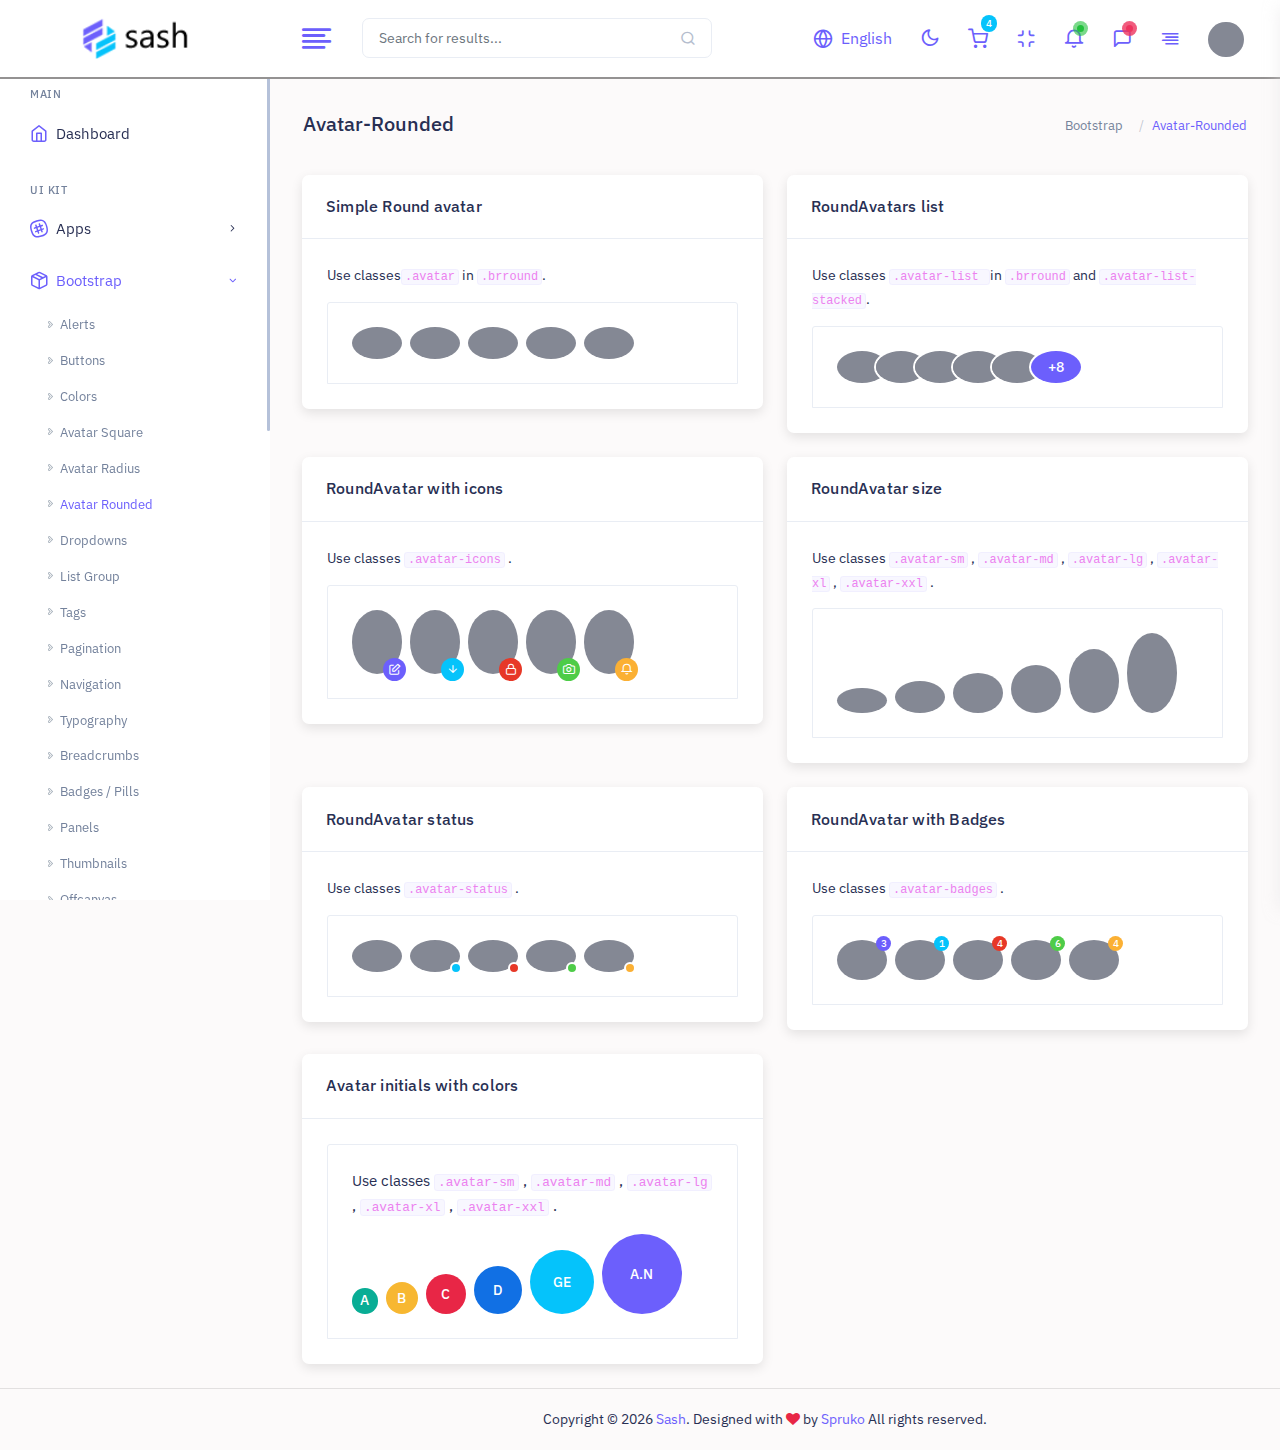
<file: HTML/sash/html/avatar-round.html>
<!doctype html>
<html lang="en" dir="ltr">

<head>

    <!-- META DATA -->
    <meta charset="UTF-8">
    <meta name='viewport' content='width=device-width, initial-scale=1.0, user-scalable=0'>
    <meta http-equiv="X-UA-Compatible" content="IE=edge">
    <meta name="description" content="Sash – Bootstrap 5  Admin & Dashboard Template">
    <meta name="author" content="Spruko Technologies Private Limited">
    <meta name="keywords" content="admin,admin dashboard,admin panel,admin template,bootstrap,clean,dashboard,flat,jquery,modern,responsive,premium admin templates,responsive admin,ui,ui kit.">

    <!-- FAVICON -->
    <link rel="shortcut icon" type="image/x-icon" href="../assets/images/brand/favicon.ico" />

    <!-- BOOTSTRAP CSS -->
    <link id="style" href="../assets/plugins/bootstrap/css/bootstrap.min.css" rel="stylesheet" />

    <!-- TITLE -->
    <title>Sash – Bootstrap 5 Admin & Dashboard Template</title>

    <!-- STYLE CSS -->
    <link href="../assets/css/style.css" rel="stylesheet" />
    <link href="../assets/css/dark-style.css" rel="stylesheet" />
    <link href="../assets/css/transparent-style.css" rel="stylesheet">
    <link href="../assets/css/skin-modes.css" rel="stylesheet" />

    <!--- FONT-ICONS CSS -->
    <link href="../assets/css/icons.css" rel="stylesheet" />

    <!-- COLOR SKIN CSS -->
    <link id="theme" rel="stylesheet" type="text/css" media="all" href="../assets/colors/color1.css" />

</head>

<body class="app sidebar-mini ltr light-mode">

    <!-- GLOBAL-LOADER -->
    <div id="global-loader">
        <img src="../assets/images/loader.svg" class="loader-img" alt="Loader">
    </div>
    <!-- /GLOBAL-LOADER -->

    <!-- PAGE -->
    <div class="page">
        <div class="page-main">

            <!-- app-Header -->
            <div class="app-header header sticky">
                <div class="container-fluid main-container">
                    <div class="d-flex">
                        <a aria-label="Hide Sidebar" class="app-sidebar__toggle" data-bs-toggle="sidebar" href="javascript:void(0)"></a>
                        <!-- sidebar-toggle-->
                        <a class="logo-horizontal " href="index.html">
                            <img src="../assets/images/brand/logo.png" class="header-brand-img desktop-logo" alt="logo">
                            <img src="../assets/images/brand/logo-3.png" class="header-brand-img light-logo1"
                                alt="logo">
                        </a>
                        <!-- LOGO -->
                        <div class="main-header-center ms-3 d-none d-lg-block">
                            <input type="text" class="form-control" id="typehead" placeholder="Search for results..." autocomplete="off">
                            <button class="btn px-0 pt-2"><i class="fe fe-search" aria-hidden="true"></i></button>
                        </div>
                        <div class="d-flex order-lg-2 ms-auto header-right-icons">
                            <!-- SEARCH -->
                            <button class="navbar-toggler navresponsive-toggler d-lg-none ms-auto" type="button"
                                data-bs-toggle="collapse" data-bs-target="#navbarSupportedContent-4"
                                aria-controls="navbarSupportedContent-4" aria-expanded="false"
                                aria-label="Toggle navigation">
                                <span class="navbar-toggler-icon fe fe-more-vertical"></span>
                            </button>
                            <div class="navbar navbar-collapse responsive-navbar p-0">
                                <div class="collapse navbar-collapse" id="navbarSupportedContent-4">
                                    <div class="d-flex order-lg-2">
                                        <div class="dropdown d-lg-none d-flex">
                                            <a href="javascript:void(0)" class="nav-link icon" data-bs-toggle="dropdown">
                                                <i class="fe fe-search"></i>
                                            </a>
                                            <div class="dropdown-menu header-search dropdown-menu-start">
                                                <div class="input-group w-100 p-2">
                                                    <input type="text" class="form-control" placeholder="Search....">
                                                    <div class="input-group-text btn btn-primary">
                                                        <i class="fa fa-search" aria-hidden="true"></i>
                                                    </div>
                                                </div>
                                            </div>
                                        </div>
                                        <div class="d-flex country">
                                            <a class="nav-link icon text-center" data-bs-target="#country-selector"
                                                data-bs-toggle="modal">
                                                <i class="fe fe-globe"></i><span
                                                    class="fs-16 ms-2 d-none d-xl-block">English</span>
                                            </a>
                                        </div>
                                        <!-- COUNTRY -->
                                        <div class="d-flex country">
                                            <a class="nav-link icon theme-layout nav-link-bg layout-setting">
                                                <span class="dark-layout"><i class="fe fe-moon"></i></span>
                                                <span class="light-layout"><i class="fe fe-sun"></i></span>
                                            </a>
                                        </div>
                                        <!-- Theme-Layout -->
                                        <div class="dropdown  d-flex shopping-cart">
                                            <a class="nav-link icon text-center" data-bs-toggle="dropdown">
                                                <i class="fe fe-shopping-cart"></i><span class="badge bg-secondary header-badge">4</span>
                                            </a>
                                            <div class="dropdown-menu dropdown-menu-end dropdown-menu-arrow">
                                                <div class="drop-heading border-bottom">
                                                    <div class="d-flex">
                                                        <h6 class="mt-1 mb-0 fs-16 fw-semibold text-dark"> My Shopping Cart</h6>
                                                        <div class="ms-auto">
                                                            <span class="badge bg-danger-transparent header-badge text-danger fs-14">Hurry Up!</span>
                                                        </div>
                                                    </div>
                                                </div>
                                                <div class="header-dropdown-list message-menu">
                                                    <div class="dropdown-item d-flex p-4">
                                                        <a href="cart.html" class="open-file"></a>
                                                        <span
                                                            class="avatar avatar-xl br-5 me-3 align-self-center cover-image"
                                                            data-bs-image-src="../assets/images/pngs/4.jpg"></span>
                                                        <div class="wd-50p">
                                                            <h5 class="mb-1">Flower Pot for Home Decor</h5>
                                                            <span>Status: <span class="text-success">In Stock</span></span>
                                                            <p class="fs-13 text-muted mb-0">Quantity: 01</p>
                                                        </div>
                                                        <div class="ms-auto text-end d-flex fs-16">
                                                            <span class="fs-16 text-dark d-none d-sm-block px-4">
                                                                $438
                                                            </span>
                                                            <a href="javascript:void(0)" class="fs-16 btn p-0 cart-trash">
                                                                <i class="fe fe-trash-2 border text-danger brround d-block p-2"></i>
                                                            </a>
                                                        </div>
                                                    </div>
                                                    <div class="dropdown-item d-flex p-4">
                                                        <a href="cart.html" class="open-file"></a>
                                                        <span
                                                            class="avatar avatar-xl br-5 me-3 align-self-center cover-image"
                                                            data-bs-image-src="../assets/images/pngs/6.jpg"></span>
                                                        <div class="wd-50p">
                                                            <h5 class="mb-1">Black Digital Camera</h5>
                                                            <span>Status: <span class="text-danger">Out Stock</span></span>
                                                            <p class="fs-13 text-muted mb-0">Quantity: 06</p>
                                                        </div>
                                                        <div class="ms-auto text-end d-flex">
                                                            <span class="fs-16 text-dark d-none d-sm-block px-4">
                                                                $867
                                                            </span>
                                                            <a href="javascript:void(0)" class="fs-16 btn p-0 cart-trash">
                                                                <i class="fe fe-trash-2 border text-danger brround d-block p-2"></i>
                                                            </a>
                                                        </div>
                                                    </div>
                                                    <div class="dropdown-item d-flex p-4">
                                                        <a href="cart.html" class="open-file"></a>
                                                        <span
                                                            class="avatar avatar-xl br-5 me-3 align-self-center cover-image"
                                                            data-bs-image-src="../assets/images/pngs/8.jpg"></span>
                                                        <div class="wd-50p">
                                                            <h5 class="mb-1">Stylish Rockerz 255 Ear Pods</h5>
                                                            <span>Status: <span class="text-success">In Stock</span></span>
                                                            <p class="fs-13 text-muted mb-0">Quantity: 05</p>
                                                        </div>
                                                        <div class="ms-auto text-end d-flex">
                                                            <span class="fs-16 text-dark d-none d-sm-block px-4">
                                                                $323
                                                            </span>
                                                            <a href="javascript:void(0)" class="fs-16 btn p-0 cart-trash">
                                                                <i class="fe fe-trash-2 border text-danger brround d-block p-2"></i>
                                                            </a>
                                                        </div>
                                                    </div>
                                                    <div class="dropdown-item d-flex p-4">
                                                        <a href="cart.html" class="open-file"></a>
                                                        <span
                                                            class="avatar avatar-xl br-5 me-3 align-self-center cover-image"
                                                            data-bs-image-src="../assets/images/pngs/1.jpg"></span>
                                                        <div class="wd-50p">
                                                            <h5 class="mb-1">Women Party Wear Dress</h5>
                                                            <span>Status: <span class="text-success">In Stock</span></span>
                                                            <p class="fs-13 text-muted mb-0">Quantity: 05</p>
                                                        </div>
                                                        <div class="ms-auto text-end d-flex">
                                                            <span class="fs-16 text-dark d-none d-sm-block px-4">
                                                                $867
                                                            </span>
                                                            <a href="javascript:void(0)" class="fs-16 btn p-0 cart-trash">
                                                                <i class="fe fe-trash-2 border text-danger brround d-block p-2"></i>
                                                            </a>
                                                        </div>
                                                    </div>
                                                    <div class="dropdown-item d-flex p-4">
                                                        <a href="cart.html" class="open-file"></a>
                                                        <span
                                                            class="avatar avatar-xl br-5 me-3 align-self-center cover-image"
                                                            data-bs-image-src="../assets/images/pngs/3.jpg"></span>
                                                        <div class="wd-50p">
                                                            <h5 class="mb-1">Running Shoes for men</h5>
                                                            <span>Status: <span class="text-success">In Stock</span></span>
                                                            <p class="fs-13 text-muted mb-0">Quantity: 05</p>
                                                        </div>
                                                        <div class="ms-auto text-end d-flex">
                                                            <span class="fs-16 text-dark d-none d-sm-block px-4">
                                                                $456
                                                            </span>
                                                            <a href="javascript:void(0)" class="fs-16 btn p-0 cart-trash">
                                                                <i class="fe fe-trash-2 border text-danger brround d-block p-2"></i>
                                                            </a>
                                                        </div>
                                                    </div>
                                                </div>
                                                <div class="dropdown-divider m-0"></div>
                                                <div class="dropdown-footer">
                                                    <a class="btn btn-primary btn-pill w-sm btn-sm py-2" href="checkout.html"><i class="fe fe-check-circle"></i> Checkout</a>
                                                    <span class="float-end p-2 fs-17 fw-semibold">Total: $6789</span>
                                                </div>
                                            </div>
                                        </div>
                                        <!-- CART -->
                                        <div class="dropdown d-flex">
                                            <a class="nav-link icon full-screen-link nav-link-bg">
                                                <i class="fe fe-minimize fullscreen-button"></i>
                                            </a>
                                        </div>
                                        <!-- FULL-SCREEN -->
                                        <div class="dropdown  d-flex notifications">
                                            <a class="nav-link icon" data-bs-toggle="dropdown"><i
                                                    class="fe fe-bell"></i><span class=" pulse"></span>
                                            </a>
                                            <div class="dropdown-menu dropdown-menu-end dropdown-menu-arrow">
                                                <div class="drop-heading border-bottom">
                                                    <div class="d-flex">
                                                        <h6 class="mt-1 mb-0 fs-16 fw-semibold text-dark">Notifications
                                                        </h6>
                                                    </div>
                                                </div>
                                                <div class="notifications-menu">
                                                    <a class="dropdown-item d-flex" href="notify-list.html">
                                                        <div class="me-3 notifyimg  bg-primary brround box-shadow-primary">
                                                            <i class="fe fe-mail"></i>
                                                        </div>
                                                        <div class="mt-1 wd-80p">
                                                            <h5 class="notification-label mb-1">New Application received
                                                            </h5>
                                                            <span class="notification-subtext">3 days ago</span>
                                                        </div>
                                                    </a>
                                                    <a class="dropdown-item d-flex" href="notify-list.html">
                                                        <div class="me-3 notifyimg  bg-secondary brround box-shadow-secondary">
                                                            <i class="fe fe-check-circle"></i>
                                                        </div>
                                                        <div class="mt-1 wd-80p">
                                                            <h5 class="notification-label mb-1">Project has been
                                                                approved</h5>
                                                            <span class="notification-subtext">2 hours ago</span>
                                                        </div>
                                                    </a>
                                                    <a class="dropdown-item d-flex" href="notify-list.html">
                                                        <div class="me-3 notifyimg  bg-success brround box-shadow-success">
                                                            <i class="fe fe-shopping-cart"></i>
                                                        </div>
                                                        <div class="mt-1 wd-80p">
                                                            <h5 class="notification-label mb-1">Your Product Delivered
                                                            </h5>
                                                            <span class="notification-subtext">30 min ago</span>
                                                        </div>
                                                    </a>
                                                    <a class="dropdown-item d-flex" href="notify-list.html">
                                                        <div class="me-3 notifyimg bg-pink brround box-shadow-pink">
                                                            <i class="fe fe-user-plus"></i>
                                                        </div>
                                                        <div class="mt-1 wd-80p">
                                                            <h5 class="notification-label mb-1">Friend Requests</h5>
                                                            <span class="notification-subtext">1 day ago</span>
                                                        </div>
                                                    </a>
                                                </div>
                                                <div class="dropdown-divider m-0"></div>
                                                <a href="notify-list.html"
                                                    class="dropdown-item text-center p-3 text-muted">View all
                                                    Notification</a>
                                            </div>
                                        </div>
                                        <!-- NOTIFICATIONS -->
                                        <div class="dropdown  d-flex message">
                                            <a class="nav-link icon text-center" data-bs-toggle="dropdown">
                                                <i class="fe fe-message-square"></i><span class="pulse-danger"></span>
                                            </a>
                                            <div class="dropdown-menu dropdown-menu-end dropdown-menu-arrow">
                                                <div class="drop-heading border-bottom">
                                                    <div class="d-flex">
                                                        <h6 class="mt-1 mb-0 fs-16 fw-semibold text-dark">You have 5
                                                            Messages</h6>
                                                        <div class="ms-auto">
                                                            <a href="javascript:void(0)" class="text-muted p-0 fs-12">make all unread</a>
                                                        </div>
                                                    </div>
                                                </div>
                                                <div class="message-menu message-menu-scroll">
                                                    <a class="dropdown-item d-flex" href="chat.html">
                                                        <span
                                                            class="avatar avatar-md brround me-3 align-self-center cover-image"
                                                            data-bs-image-src="../assets/images/users/1.jpg"></span>
                                                        <div class="wd-90p">
                                                            <div class="d-flex">
                                                                <h5 class="mb-1">Peter Theil</h5>
                                                                <small class="text-muted ms-auto text-end">
                                                                    6:45 am
                                                                </small>
                                                            </div>
                                                            <span>Commented on file Guest list....</span>
                                                        </div>
                                                    </a>
                                                    <a class="dropdown-item d-flex" href="chat.html">
                                                        <span
                                                            class="avatar avatar-md brround me-3 align-self-center cover-image"
                                                            data-bs-image-src="../assets/images/users/15.jpg"></span>
                                                        <div class="wd-90p">
                                                            <div class="d-flex">
                                                                <h5 class="mb-1">Abagael Luth</h5>
                                                                <small class="text-muted ms-auto text-end">
                                                                    10:35 am
                                                                </small>
                                                            </div>
                                                            <span>New Meetup Started......</span>
                                                        </div>
                                                    </a>
                                                    <a class="dropdown-item d-flex" href="chat.html">
                                                        <span
                                                            class="avatar avatar-md brround me-3 align-self-center cover-image"
                                                            data-bs-image-src="../assets/images/users/12.jpg"></span>
                                                        <div class="wd-90p">
                                                            <div class="d-flex">
                                                                <h5 class="mb-1">Brizid Dawson</h5>
                                                                <small class="text-muted ms-auto text-end">
                                                                    2:17 pm
                                                                </small>
                                                            </div>
                                                            <span>Brizid is in the Warehouse...</span>
                                                        </div>
                                                    </a>
                                                    <a class="dropdown-item d-flex" href="chat.html">
                                                        <span
                                                            class="avatar avatar-md brround me-3 align-self-center cover-image"
                                                            data-bs-image-src="../assets/images/users/4.jpg"></span>
                                                        <div class="wd-90p">
                                                            <div class="d-flex">
                                                                <h5 class="mb-1">Shannon Shaw</h5>
                                                                <small class="text-muted ms-auto text-end">
                                                                    7:55 pm
                                                                </small>
                                                            </div>
                                                            <span>New Product Realease......</span>
                                                        </div>
                                                    </a>
                                                    <a class="dropdown-item d-flex" href="chat.html">
                                                        <span
                                                            class="avatar avatar-md brround me-3 align-self-center cover-image"
                                                            data-bs-image-src="../assets/images/users/3.jpg"></span>
                                                        <div class="wd-90p">
                                                            <div class="d-flex">
                                                                <h5 class="mb-1">Cherry Blossom</h5>
                                                                <small class="text-muted ms-auto text-end">
                                                                    7:55 pm
                                                                </small>
                                                            </div>
                                                            <span>You have appointment on......</span>
                                                        </div>
                                                    </a>

                                                </div>
                                                <div class="dropdown-divider m-0"></div>
                                                <a href="javascript:void(0)" class="dropdown-item text-center p-3 text-muted">See all
                                                    Messages</a>
                                            </div>
                                        </div>
                                        <!-- MESSAGE-BOX -->
                                        <div class="dropdown d-flex header-settings">
                                            <a href="javascript:void(0);" class="nav-link icon"
                                                data-bs-toggle="sidebar-right" data-target=".sidebar-right">
                                                <i class="fe fe-align-right"></i>
                                            </a>
                                        </div>
                                        <!-- SIDE-MENU -->
                                        <div class="dropdown d-flex profile-1">
                                            <a href="javascript:void(0)" data-bs-toggle="dropdown" class="nav-link leading-none d-flex">
                                                <img src="../assets/images/users/21.jpg" alt="profile-user"
                                                    class="avatar  profile-user brround cover-image">
                                            </a>
                                            <div class="dropdown-menu dropdown-menu-end dropdown-menu-arrow">
                                                <div class="drop-heading">
                                                    <div class="text-center">
                                                        <h5 class="text-dark mb-0 fs-14 fw-semibold">Percy Kewshun</h5>
                                                        <small class="text-muted">Senior Admin</small>
                                                    </div>
                                                </div>
                                                <div class="dropdown-divider m-0"></div>
                                                <a class="dropdown-item" href="profile.html">
                                                    <i class="dropdown-icon fe fe-user"></i> Profile
                                                </a>
                                                <a class="dropdown-item" href="email-inbox.html">
                                                    <i class="dropdown-icon fe fe-mail"></i> Inbox
                                                    <span class="badge bg-danger rounded-pill float-end">5</span>
                                                </a>
                                                <a class="dropdown-item" href="lockscreen.html">
                                                    <i class="dropdown-icon fe fe-lock"></i> Lockscreen
                                                </a>
                                                <a class="dropdown-item" href="login.html">
                                                    <i class="dropdown-icon fe fe-alert-circle"></i> Sign out
                                                </a>
                                            </div>
                                        </div>
                                    </div>
                                </div>
                            </div>
                        </div>
                    </div>
                </div>
            </div>
            <!-- /app-Header -->

            <!--APP-SIDEBAR-->
            <div class="sticky">
                <div class="app-sidebar__overlay" data-bs-toggle="sidebar"></div>
                <div class="app-sidebar">
                    <div class="side-header">
                        <a class="header-brand1" href="index.html">
                            <img src="../assets/images/brand/logo.png" class="header-brand-img desktop-logo" alt="logo">
                            <img src="../assets/images/brand/logo-1.png" class="header-brand-img toggle-logo" alt="logo">
                            <img src="../assets/images/brand/logo-2.png" class="header-brand-img light-logo" alt="logo">
                            <img src="../assets/images/brand/logo-3.png" class="header-brand-img light-logo1" alt="logo">
                        </a>
                        <!-- LOGO -->
                    </div>
                    <div class="main-sidemenu">
                        <div class="slide-left disabled" id="slide-left"><svg xmlns="http://www.w3.org/2000/svg" fill="#7b8191" width="24" height="24" viewBox="0 0 24 24"><path d="M13.293 6.293 7.586 12l5.707 5.707 1.414-1.414L10.414 12l4.293-4.293z"/></svg></div>
                        <ul class="side-menu">
                            <li class="sub-category">
                                <h3>Main</h3>
                            </li>
                            <li class="slide">
                                <a class="side-menu__item has-link" data-bs-toggle="slide" href="index.html"><i class="side-menu__icon fe fe-home"></i><span class="side-menu__label">Dashboard</span></a>
                            </li>
                            <li class="sub-category">
                                <h3>UI Kit</h3>
                            </li>
                            <li class="slide">
                                <a class="side-menu__item" data-bs-toggle="slide" href="javascript:void(0)"><i class="side-menu__icon fe fe-slack"></i><span class="side-menu__label">Apps</span><i class="angle fe fe-chevron-right"></i></a>
                                <ul class="slide-menu">
                                    <li class="side-menu-label1"><a href="javascript:void(0)">Apps</a></li>
                                    <li><a href="cards.html" class="slide-item"> Cards design</a></li>
                                    <li><a href="calendar.html" class="slide-item"> Default calendar</a></li>
                                    <li><a href="calendar2.html" class="slide-item"> Full calendar</a></li>
                                    <li><a href="chat.html" class="slide-item"> Chat</a></li>
                                    <li><a href="notify.html" class="slide-item"> Notifications</a></li>
                                    <li><a href="sweetalert.html" class="slide-item"> Sweet alerts</a></li>
                                    <li><a href="rangeslider.html" class="slide-item"> Range slider</a></li>
                                    <li><a href="scroll.html" class="slide-item"> Content Scroll bar</a></li>
                                    <li><a href="loaders.html" class="slide-item"> Loaders</a></li>
                                    <li><a href="counters.html" class="slide-item"> Counters</a></li>
                                    <li><a href="rating.html" class="slide-item"> Rating</a></li>
                                    <li><a href="timeline.html" class="slide-item"> Timeline</a></li>
                                    <li><a href="treeview.html" class="slide-item"> Treeview</a></li>
                                    <li><a href="chart.html" class="slide-item"> Charts</a></li>
                                    <li><a href="footers.html" class="slide-item"> Footers</a></li>
                                    <li><a href="users-list.html" class="slide-item"> User List</a></li>
                                    <li><a href="search.html" class="slide-item">Search</a></li>
                                    <li><a href="crypto-currencies.html" class="slide-item"> Crypto-currencies</a></li>
                                    <li><a href="widgets.html" class="slide-item"> Widgets</a></li>

                                </ul>
                            </li>
                            <li class="slide">
                                <a class="side-menu__item" data-bs-toggle="slide" href="javascript:void(0)"><i
                                        class="side-menu__icon fe fe-package"></i><span
                                        class="side-menu__label">Bootstrap</span><i
                                        class="angle fe fe-chevron-right"></i></a>
                                <ul class="slide-menu mega-slide-menu">
                                    <li class="side-menu-label1"><a href="javascript:void(0)">Bootstrap</a></li>
                                    <div class="mega-menu">
                                        <div class="">
                                            <ul>
                                                <li><a href="alerts.html" class="slide-item"> Alerts</a></li>
                                                <li><a href="buttons.html" class="slide-item"> Buttons</a></li>
                                                <li><a href="colors.html" class="slide-item"> Colors</a></li>
                                                <li><a href="avatarsquare.html" class="slide-item"> Avatar Square</a></li>
                                                <li><a href="avatar-radius.html" class="slide-item"> Avatar Radius</a></li>
                                                <li><a href="avatar-round.html" class="slide-item"> Avatar Rounded</a></li>
                                                <li><a href="dropdown.html" class="slide-item"> Dropdowns</a></li>
                                            </ul>
                                        </div>
                                        <div class="">
                                            <ul>
                                                <li><a href="listgroup.html" class="slide-item"> List Group</a></li>
                                                <li><a href="tags.html" class="slide-item"> Tags</a></li>
                                                <li><a href="pagination.html" class="slide-item"> Pagination</a></li>
                                                <li><a href="navigation.html" class="slide-item"> Navigation</a></li>
                                                <li><a href="typography.html" class="slide-item"> Typography</a></li>
                                                <li><a href="breadcrumbs.html" class="slide-item"> Breadcrumbs</a></li>
                                                <li><a href="badge.html" class="slide-item"> Badges / Pills</a></li>
                                            </ul>
                                        </div>
                                        <div class="">
                                            <ul>
                                                <li><a href="panels.html" class="slide-item"> Panels</a></li>
                                                <li><a href="thumbnails.html" class="slide-item"> Thumbnails</a></li>
                                                <li><a href="offcanvas.html" class="slide-item"> Offcanvas</a></li>
                                                <li><a href="toast.html" class="slide-item"> toast</a></li>
                                                <li><a href="scrollspy.html" class="slide-item"> Scrollspy</a></li>
                                                <li><a href="mediaobject.html" class="slide-item"> Media Object</a></li>
                                                <li><a href="accordion.html" class="slide-item"> Accordions </a></li>
                                            </ul>
                                        </div>
                                        <div class="">
                                            <ul>
                                                <li><a href="tabs.html" class="slide-item"> Tabs</a></li>
                                                <li><a href="modal.html" class="slide-item"> Modal</a></li>
                                                <li><a href="tooltipandpopover.html" class="slide-item"> Tooltip and popover</a></li>
                                                <li><a href="progress.html" class="slide-item"> Progress</a></li>
                                                <li><a href="carousel.html" class="slide-item"> Carousels</a></li>
                                                <li><a href="ribbons.html" class="slide-item"> Ribbons</a></li>
                                            </ul>
                                        </div>
                                    </div>
                                </ul>
                            </li>
                            <li>
                                <a class="side-menu__item has-link" href="landing-page.html" target="_blank"><i
                                        class="side-menu__icon fe fe-zap"></i><span
                                        class="side-menu__label">Landing Page</span><span class="badge bg-green br-5 side-badge blink-text pb-1">New</span></a>
                            </li>
                            <li class="sub-category">
                                <h3>Pre-build Pages</h3>
                            </li>
                            <li class="slide">
                                <a class="side-menu__item" data-bs-toggle="slide" href="javascript:void(0)"><i class="side-menu__icon fe fe-layers"></i><span class="side-menu__label">Pages</span><i class="angle fe fe-chevron-right"></i></a>
                                <ul class="slide-menu">
                                    <li class="side-menu-label1"><a href="javascript:void(0)">Pages</a></li>
                                    <li><a href="profile.html" class="slide-item"> Profile</a></li>
                                    <li><a href="editprofile.html" class="slide-item"> Edit Profile</a></li>
                                    <li><a href="notify-list.html" class="slide-item"> Notifications List</a></li>
                                    <li><a href="email-compose.html" class="slide-item"> Mail-Compose</a></li>
                                    <li><a href="email-inbox.html" class="slide-item"> Mail-Inbox</a></li>
                                    <li><a href="email-read.html" class="slide-item"> Mail-Read</a></li>
                                    <li><a href="gallery.html" class="slide-item"> Gallery</a></li>
                                    <li class="sub-slide">
                                        <a class="sub-side-menu__item" data-bs-toggle="sub-slide" href="javascript:void(0)"><span class="sub-side-menu__label">Forms</span><i class="sub-angle fe fe-chevron-right"></i></a>
                                        <ul class="sub-slide-menu">
                                            <li><a href="form-elements.html" class="sub-slide-item"> Form Elements</a></li>
                                            <li><a href="form-layouts.html" class="sub-slide-item"> Form Layouts</a></li>
                                            <li><a href="form-advanced.html" class="sub-slide-item"> Form Advanced</a></li>
                                            <li><a href="form-editor.html" class="sub-slide-item"> Form Editor</a></li>
                                            <li><a href="form-wizard.html" class="sub-slide-item"> Form Wizard</a></li>
                                            <li><a href="form-validation.html" class="sub-slide-item"> Form Validation</a></li>
                                            <li><a href="form-input-spinners.html" class="sub-slide-item"> Form Input Spinners</a></li>
                                        </ul>
                                    </li>
                                    <li class="sub-slide">
                                        <a class="sub-side-menu__item" data-bs-toggle="sub-slide" href="javascript:void(0)"><span class="sub-side-menu__label">Tables</span><i class="sub-angle fe fe-chevron-right"></i></a>
                                        <ul class="sub-slide-menu">
                                            <li><a href="tables.html" class="sub-slide-item">Default table</a></li>
                                            <li><a href="datatable.html" class="sub-slide-item"> Data Tables</a></li>
                                            <li><a href="edit-table.html" class="sub-slide-item"> Edit Tables</a></li>
                                            <li><a href="extension-tables.html" class="sub-slide-item"> Extension Tables</a></li>
                                        </ul>
                                    </li>
                                    <li class="sub-slide">
                                        <a class="sub-side-menu__item" data-bs-toggle="sub-slide" href="javascript:void(0)"><span class="sub-side-menu__label">Extension</span><i class="sub-angle fe fe-chevron-right"></i></a>
                                        <ul class="sub-slide-menu">
                                            <li><a href="about.html" class="sub-slide-item"> About Company</a></li>
                                            <li><a href="services.html" class="sub-slide-item"> Services</a></li>
                                            <li><a href="faq.html" class="sub-slide-item"> FAQS</a></li>
                                            <li><a href="terms.html" class="sub-slide-item"> Terms</a></li>
                                            <li><a href="invoice.html" class="sub-slide-item"> Invoice</a></li>
                                            <li><a href="pricing.html" class="sub-slide-item"> Pricing Tables</a></li>
                                            <li><a href="settings.html" class="sub-slide-item"> Settings</a></li>
                                            <li><a href="blog.html" class="sub-slide-item"> Blog</a></li>
                                            <li><a href="blog-details.html" class="sub-slide-item"> Blog Details</a></li>
                                            <li><a href="blog-post.html" class="sub-slide-item"> Blog Post</a></li>
                                            <li><a href="empty.html" class="sub-slide-item"> Empty Page</a></li>
                                            <li><a href="construction.html" class="sub-slide-item"> Under Construction</a></li>
                                        </ul>
                                    </li>
                                    <li><a href="switcher-1.html" class="slide-item"> Switcher</a></li>
                                </ul>
                            </li>
                            <li class="slide">
                                <a class="side-menu__item" data-bs-toggle="slide" href="javascript:void(0)"><i class="side-menu__icon fe fe-shopping-bag"></i><span class="side-menu__label">E-Commerce</span><i class="angle fe fe-chevron-right"></i></a>
                                <ul class="slide-menu">
                                    <li class="side-menu-label1"><a href="javascript:void(0)">E-Commerce</a></li>
                                    <li><a href="shop.html" class="slide-item"> Shop</a></li>
                                    <li><a href="shop-description.html" class="slide-item"> Product Details</a></li>
                                    <li><a href="cart.html" class="slide-item"> Shopping Cart</a></li>
                                    <li><a href="add-product.html" class="slide-item"> Add Product</a></li>
                                    <li><a href="wishlist.html" class="slide-item"> Wishlist</a></li>
                                    <li><a href="checkout.html" class="slide-item"> Checkout</a></li>
                                </ul>
                            </li>
                            <li class="slide">
                                <a class="side-menu__item" data-bs-toggle="slide" href="javascript:void(0)"><i class="side-menu__icon fe fe-folder"></i><span class="side-menu__label">File Manager</span><span class="badge bg-pink side-badge">4</span><i class="angle fe fe-chevron-right hor-angle"></i></a>
                                <ul class="slide-menu">
                                    <li class="side-menu-label1"><a href="javascript:void(0)">File Manager</a></li>
                                    <li><a href="file-manager.html" class="slide-item"> File Manager</a></li>
                                    <li><a href="filemanager-list.html" class="slide-item"> File Manager List</a></li>
                                    <li><a href="filemanager-details.html" class="slide-item"> File Details</a></li>
                                    <li><a href="file-attachments.html" class="slide-item"> File Attachments</a></li>
                                </ul>
                            </li>
                            <li class="sub-category">
                                <h3>Misc Pages</h3>
                            </li>
                            <li class="slide">
                                <a class="side-menu__item" data-bs-toggle="slide" href="javascript:void(0)"><i class="side-menu__icon fe fe-users"></i><span class="side-menu__label">Authentication</span><i class="angle fe fe-chevron-right"></i></a>
                                <ul class="slide-menu">
                                    <li class="side-menu-label1"><a href="javascript:void(0)">Authentication</a></li>
                                    <li><a href="login.html" class="slide-item"> Login</a></li>
                                    <li><a href="register.html" class="slide-item"> Register</a></li>
                                    <li><a href="forgot-password.html" class="slide-item"> Forgot Password</a></li>
                                    <li><a href="lockscreen.html" class="slide-item"> Lock screen</a></li>
                                    <li class="sub-slide">
                                        <a class="sub-side-menu__item" data-bs-toggle="sub-slide" href="javascript:void(0)"><span class="sub-side-menu__label">Error Pages</span><i class="sub-angle fe fe-chevron-right"></i></a>
                                        <ul class="sub-slide-menu">
                                            <li><a href="400.html" class="sub-slide-item"> 400</a></li>
                                            <li><a href="401.html" class="sub-slide-item"> 401</a></li>
                                            <li><a href="403.html" class="sub-slide-item"> 403</a></li>
                                            <li><a href="404.html" class="sub-slide-item"> 404</a></li>
                                            <li><a href="500.html" class="sub-slide-item"> 500</a></li>
                                            <li><a href="503.html" class="sub-slide-item"> 503</a></li>
                                        </ul>
                                    </li>
                                </ul>
                            </li>
                            <li class="slide">
                                <a class="side-menu__item" data-bs-toggle="slide" href="javascript:void(0)">
                                    <i class="side-menu__icon fe fe-cpu"></i>
                                    <span class="side-menu__label">Submenu items</span><i class="angle fe fe-chevron-right"></i></a>
                                <ul class="slide-menu">
                                    <li class="side-menu-label1"><a href="javascript:void(0)">Submenu items</a></li>
                                    <li><a href="javascript:void(0)" class="slide-item">Submenu-1</a></li>
                                    <li class="sub-slide">
                                        <a class="sub-side-menu__item" data-bs-toggle="sub-slide" href="javascript:void(0)"><span class="sub-side-menu__label">Submenu-2</span><i class="sub-angle fe fe-chevron-right"></i></a>
                                        <ul class="sub-slide-menu">
                                            <li><a class="sub-slide-item" href="javascript:void(0)">Submenu-2.1</a></li>
                                            <li><a class="sub-slide-item" href="javascript:void(0)">Submenu-2.2</a></li>
                                            <li class="sub-slide2">
                                                <a class="sub-side-menu__item2" href="javascript:void(0)" data-bs-toggle="sub-slide2"><span class="sub-side-menu__label2">Submenu-2.3</span><i class="sub-angle2 fe fe-chevron-right"></i></a>
                                                <ul class="sub-slide-menu2">
                                                    <li><a href="javascript:void(0)" class="sub-slide-item2">Submenu-2.3.1</a></li>
                                                    <li><a href="javascript:void(0)" class="sub-slide-item2">Submenu-2.3.2</a></li>
                                                    <li><a href="javascript:void(0)" class="sub-slide-item2">Submenu-2.3.3</a></li>
                                                </ul>
                                            </li>
                                            <li><a class="sub-slide-item" href="javascript:void(0)">Submenu-2.4</a></li>
                                            <li><a class="sub-slide-item" href="javascript:void(0)">Submenu-2.5</a></li>
                                        </ul>
                                    </li>
                                </ul>
                            </li>
                            <li class="sub-category">
                                <h3>General</h3>
                            </li>

                            <li class="slide">
                                <a class="side-menu__item" data-bs-toggle="slide" href="javascript:void(0)"><i class="side-menu__icon fe fe-map-pin"></i><span class="side-menu__label">Maps</span><i class="angle fe fe-chevron-right"></i></a>
                                <ul class="slide-menu">
                                    <li class="side-menu-label1"><a href="javascript:void(0)">Maps</a></li>
                                    <li><a href="maps1.html" class="slide-item">Leaflet Maps</a></li>
                                    <li><a href="maps2.html" class="slide-item">Mapel Maps</a></li>
                                    <li><a href="maps.html" class="slide-item">Vector Maps</a></li>
                                </ul>
                            </li>
                            <li class="slide">
                                <a class="side-menu__item" data-bs-toggle="slide" href="javascript:void(0)"><i class="side-menu__icon fe fe-bar-chart-2"></i><span class="side-menu__label">Charts</span><span class="badge bg-secondary side-badge">6</span><i class="angle fe fe-chevron-right hor-angle"></i></a>
                                <ul class="slide-menu">
                                    <li class="side-menu-label1"><a href="javascript:void(0)">Charts</a></li>
                                    <li><a href="chart-chartist.html" class="slide-item">Chart Js</a></li>
                                    <li><a href="chart-flot.html" class="slide-item"> Flot Charts</a></li>
                                    <li><a href="chart-echart.html" class="slide-item"> ECharts</a></li>
                                    <li><a href="chart-morris.html" class="slide-item"> Morris Charts</a></li>
                                    <li><a href="chart-nvd3.html" class="slide-item"> Nvd3 Charts</a></li>
                                    <li><a href="charts.html" class="slide-item"> C3 Bar Charts</a></li>
                                    <li><a href="chart-line.html" class="slide-item"> C3 Line Charts</a></li>
                                    <li><a href="chart-donut.html" class="slide-item"> C3 Donut Charts</a></li>
                                    <li><a href="chart-pie.html" class="slide-item"> C3 Pie charts</a></li>
                                </ul>
                            </li>
                            <li class="slide">
                                <a class="side-menu__item" data-bs-toggle="slide" href="javascript:void(0)"><i class="side-menu__icon fe fe-wind"></i><span class="side-menu__label">Icons</span><i class="angle fe fe-chevron-right"></i></a>
                                <ul class="slide-menu">
                                    <li class="side-menu-label1"><a href="javascript:void(0)">Icons</a></li>
                                    <li><a href="icons.html" class="slide-item"> Font Awesome</a></li>
                                    <li><a href="icons2.html" class="slide-item"> Material Design Icons</a></li>
                                    <li><a href="icons3.html" class="slide-item"> Simple Line Icons</a></li>
                                    <li><a href="icons4.html" class="slide-item"> Feather Icons</a></li>
                                    <li><a href="icons5.html" class="slide-item"> Ionic Icons</a></li>
                                    <li><a href="icons6.html" class="slide-item"> Flag Icons</a></li>
                                    <li><a href="icons7.html" class="slide-item"> pe7 Icons</a></li>
                                    <li><a href="icons8.html" class="slide-item"> Themify Icons</a></li>
                                    <li><a href="icons9.html" class="slide-item">Typicons Icons</a></li>
                                    <li><a href="icons10.html" class="slide-item">Weather Icons</a></li>
                                    <li><a href="icons11.html" class="slide-item">Bootstrap Icons</a></li>
                                </ul>
                            </li>
                        </ul>
                        <div class="slide-right" id="slide-right"><svg xmlns="http://www.w3.org/2000/svg" fill="#7b8191" width="24" height="24" viewBox="0 0 24 24"><path d="M10.707 17.707 16.414 12l-5.707-5.707-1.414 1.414L13.586 12l-4.293 4.293z"/></svg></div>
                    </div>
                </div>
                <!--/APP-SIDEBAR-->
            </div>

            <!--app-content open-->
            <div class="main-content app-content mt-0">
                <div class="side-app">

                    <!-- CONTAINER -->
                    <div class="main-container container-fluid">

                        <!-- PAGE-HEADER -->
                        <div class="page-header">
                            <h1 class="page-title">Avatar-Rounded</h1>
                            <div>
                                <ol class="breadcrumb">
                                    <li class="breadcrumb-item"><a href="javascript:void(0)">Bootstrap</a></li>
                                    <li class="breadcrumb-item active" aria-current="page">Avatar-Rounded</li>
                                </ol>
                            </div>
                        </div>
                        <!-- PAGE-HEADER END -->

                        <!-- ROW-1 OPEN -->
                        <div class="row">
                            <div class="col-md-12 col-lg-6">
                                <div class="card">
                                    <div class="card-header">
                                        <h3 class="card-title">Simple Round avatar</h3>
                                    </div>
                                    <div class="card-body">
                                        <div class="text-wrap">
                                            <p>Use classes<code class="highlighter-rouge">.avatar</code> in <code class="highlighter-rouge">.brround</code>.</p>
                                            <div class="example">
                                                <div class="avatar-list">
                                                    <span class="avatar  brround cover-image" data-bs-image-src="../assets/images/users/12.jpg"></span>
                                                    <span class="avatar  brround cover-image" data-bs-image-src="../assets/images/users/13.jpg"></span>
                                                    <span class="avatar  brround cover-image" data-bs-image-src="../assets/images/users/11.jpg"></span>
                                                    <span class="avatar  brround cover-image" data-bs-image-src="../assets/images/users/12.jpg"></span>
                                                    <span class="avatar  brround cover-image" data-bs-image-src="../assets/images/users/14.jpg"></span>
                                                </div>
                                            </div>
                                        </div>
                                    </div>
                                </div>
                            </div>
                            <!-- COL END -->
                            <div class="col-md-12 col-lg-6">
                                <div class="card">
                                    <div class="card-header">
                                        <h3 class="card-title">RoundAvatars list</h3>
                                    </div>
                                    <div class="card-body">
                                        <div class="text-wrap">
                                            <p>Use classes <code class="highlighter-rouge">.avatar-list </code> in <code class="highlighter-rouge">.brround</code> and <code class="highlighter-rouge">.avatar-list-stacked</code>.</p>
                                            <div class="example">
                                                <div class="avatar-list avatar-list-stacked">
                                                    <span class="avatar brround cover-image" data-bs-image-src="../assets/images/users/12.jpg"></span>
                                                    <span class="avatar brround cover-image" data-bs-image-src="../assets/images/users/1.jpg"></span>
                                                    <span class="avatar brround cover-image" data-bs-image-src="../assets/images/users/19.jpg"></span>
                                                    <span class="avatar brround cover-image" data-bs-image-src="../assets/images/users/2.jpg"></span>
                                                    <span class="avatar brround cover-image" data-bs-image-src="../assets/images/users/14.jpg"></span>
                                                    <span class="avatar brround cover-image bg-primary">+8</span>
                                                </div>
                                            </div>
                                        </div>
                                    </div>
                                </div>
                            </div>
                            <!-- COL END -->
                        </div>
                        <!-- ROW-1 CLOSED -->

                        <!-- ROW-2 OPEN -->
                        <div class="row">
                            <div class="col-md-12 col-lg-6">
                                <div class="card">
                                    <div class="card-header">
                                        <h3 class="card-title">RoundAvatar with icons</h3>
                                    </div>
                                    <div class="card-body">
                                        <div class="text-wrap">
                                            <p>Use classes <code class="highlighter-rouge">.avatar-icons</code> .</p>
                                            <div class="example">
                                                <div class="avatar-list">
                                                    <span class="avatar avatar-xl brround cover-image" data-bs-image-src="../assets/images/users/21.jpg">
                                                        <span class="badge rounded-pill avatar-icons bg-primary"><i class="fe fe-edit fs-12"></i></span></span>
                                                    <span class="avatar avatar-xl brround cover-image" data-bs-image-src="../assets/images/users/5.jpg">
                                                            <span class="badge rounded-pill avatar-icons bg-secondary"><i class="fe fe-arrow-down fs-12"></i></span>
                                                    </span>
                                                    <span class="avatar avatar-xl brround cover-image" data-bs-image-src="../assets/images/users/9.jpg">
                                                        <span class="badge rounded-pill avatar-icons bg-red"><i class="fe fe-lock fs-12"></i></span>
                                                    </span>
                                                    <span class="avatar avatar-xl brround cover-image" data-bs-image-src="../assets/images/users/6.jpg">
                                                        <span class="badge rounded-pill avatar-icons bg-green"><i class="fe fe-camera fs-12"></i></span>
                                                    </span>
                                                    <span class="avatar avatar-xl brround cover-image" data-bs-image-src="../assets/images/users/7.jpg">
                                                        <span class="badge rounded-pill avatar-icons bg-yellow"><i class="fe fe-bell fs-12"></i></span>
                                                    </span>
                                                </div>
                                            </div>
                                        </div>
                                    </div>
                                </div>
                            </div>
                            <!-- COL END -->
                            <div class="col-md-12 col-lg-6">
                                <div class="card">
                                    <div class="card-header">
                                        <h3 class="card-title">RoundAvatar size</h3>
                                    </div>
                                    <div class="card-body">
                                        <div class="text-wrap">
                                            <p>Use classes <code class="highlighter-rouge">.avatar-sm</code> , <code class="highlighter-rouge">.avatar-md</code> , <code class="highlighter-rouge">.avatar-lg</code> , <code class="highlighter-rouge">.avatar-xl</code>                                            , <code class="highlighter-rouge">.avatar-xxl</code> .</p>
                                            <div class="example">
                                                <div class="avatar-list">
                                                    <span class="avatar avatar-sm brround cover-image" data-bs-image-src="../assets/images/users/15.jpg"></span>
                                                    <span class="avatar brround cover-image" data-bs-image-src="../assets/images/users/13.jpg"></span>
                                                    <span class="avatar avatar-md brround cover-image" data-bs-image-src="../assets/images/users/16.jpg"></span>
                                                    <span class="avatar avatar-lg brround cover-image" data-bs-image-src="../assets/images/users/17.jpg"></span>
                                                    <span class="avatar avatar-xl brround cover-image" data-bs-image-src="../assets/images/users/14.jpg"></span>
                                                    <span class="avatar avatar-xxl brround cover-image" data-bs-image-src="../assets/images/users/18.jpg"></span>
                                                </div>
                                            </div>
                                        </div>
                                    </div>
                                </div>
                            </div>
                            <!-- COL END -->
                        </div>
                        <!-- ROW-2 OPEN -->

                        <!-- ROW-3 OPEN -->
                        <div class="row">
                            <div class="col-md-12 col-lg-6">
                                <div class="card">
                                    <div class="card-header">
                                        <h3 class="card-title">RoundAvatar status</h3>
                                    </div>
                                    <div class="card-body">
                                        <div class="text-wrap">
                                            <p>Use classes <code class="highlighter-rouge">.avatar-status</code> .</p>
                                            <div class="example">
                                                <div class="avatar-list">
                                                    <span class="avatar brround cover-image" data-bs-image-src="../assets/images/users/19.jpg"></span>
                                                    <span class="avatar brround cover-image" data-bs-image-src="../assets/images/users/15.jpg">
                                                            <span class="avatar-status bg-secondary"></span>
                                                    </span>
                                                    <span class="avatar brround cover-image" data-bs-image-src="../assets/images/users/20.jpg">
                                                            <span class="avatar-status bg-red"></span>
                                                    </span>
                                                    <span class="avatar brround cover-image" data-bs-image-src="../assets/images/users/11.jpg">
                                                            <span class="avatar-status bg-green"></span>
                                                    </span>
                                                    <span class="avatar brround cover-image" data-bs-image-src="../assets/images/users/17.jpg">
                                                            <span class="avatar-status bg-yellow"></span>
                                                    </span>
                                                </div>
                                            </div>
                                        </div>
                                    </div>
                                </div>
                            </div>
                            <!-- COL END -->
                            <div class="col-md-12 col-lg-6">
                                <div class="card">
                                    <div class="card-header">
                                        <h3 class="card-title">RoundAvatar with Badges</h3>
                                    </div>
                                    <div class="card-body">
                                        <div class="text-wrap">
                                            <p>Use classes <code class="highlighter-rouge">.avatar-badges</code> .</p>
                                            <div class="example">
                                                <div class="avatar-list">
                                                    <span class="avatar avatar-md brround cover-image" data-bs-image-src="../assets/images/users/19.jpg">
                                                        <span class="badge rounded-pill avatar-badges bg-primary fs-10">3</span>
                                                    </span>
                                                    <span class="avatar avatar-md brround cover-image" data-bs-image-src="../assets/images/users/15.jpg">
                                                        <span class="badge rounded-pill avatar-badges bg-secondary fs-10">1</span>
                                                    </span>
                                                    <span class="avatar avatar-md brround cover-image" data-bs-image-src="../assets/images/users/20.jpg">
                                                            <span class="badge rounded-pill avatar-badges bg-red fs-10">4</span>
                                                    </span>
                                                    <span class="avatar avatar-md brround cover-image" data-bs-image-src="../assets/images/users/11.jpg">
                                                            <span class="badge rounded-pill avatar-badges bg-green fs-10">6</span>
                                                    </span>
                                                    <span class="avatar avatar-md brround cover-image" data-bs-image-src="../assets/images/users/17.jpg">
                                                            <span class="badge rounded-pill avatar-badges bg-yellow fs-10">4</span>
                                                    </span>
                                                </div>
                                            </div>
                                        </div>
                                    </div>
                                </div>
                            </div>
                            <!-- COL END -->
                            <!-- COL END -->
                            <div class="col-md-12 col-lg-6">
                                <div class="card">
                                    <div class="card-header">
                                        <h3 class="card-title">Avatar initials with colors</h3>
                                    </div>
                                    <div class="card-body">
                                        <div class="text-wrap">
                                            <div class="example">
                                                <p>Use classes <code class="highlighter-rouge">.avatar-sm</code> , <code class="highlighter-rouge">.avatar-md</code> , <code class="highlighter-rouge">.avatar-lg</code> , <code class="highlighter-rouge">.avatar-xl</code>                                                , <code class="highlighter-rouge">.avatar-xxl</code> .</p>
                                                <div class="avatar-list">
                                                    <span class="avatar avatar-sm brround bg-success">A</span>
                                                    <span class="avatar brround bg-warning">B</span>
                                                    <span class="avatar avatar-md brround bg-danger">C</span>
                                                    <span class="avatar avatar-lg brround bg-info">D</span>
                                                    <span class="avatar avatar-xl brround bg-secondary">GE</span>
                                                    <span class="avatar avatar-xxl brround bg-primary">A.N</span>
                                                </div>
                                            </div>
                                        </div>
                                    </div>
                                </div>
                            </div>
                            <!-- COL END -->
                        </div>
                        <!-- ROW-3 OPEN -->
                    </div>
                    <!-- CONTAINER CLOSED -->
                </div>
            </div>
            <!--app-content closed-->
        </div>

        <!-- Sidebar-right -->
        <div class="sidebar sidebar-right sidebar-animate">
            <div class="panel panel-primary card mb-0 shadow-none border-0">
                <div class="tab-menu-heading border-0 d-flex p-3">
                    <div class="card-title mb-0"><i class="fe fe-bell me-2"></i><span class=" pulse"></span>Notifications</div>
                    <div class="card-options ms-auto">
                        <a href="javascript:void(0);" class="sidebar-icon text-end float-end me-3 mb-1" data-bs-toggle="sidebar-right" data-target=".sidebar-right"><i class="fe fe-x text-white"></i></a>
                    </div>
                </div>
                <div class="panel-body tabs-menu-body latest-tasks p-0 border-0">
                    <div class="tabs-menu border-bottom">
                        <!-- Tabs -->
                        <ul class="nav panel-tabs">
                            <li class=""><a href="#side1" class="active" data-bs-toggle="tab"><i class="fe fe-settings me-1"></i>Feeds</a></li>
                            <li><a href="#side2" data-bs-toggle="tab"><i class="fe fe-message-circle"></i> Chat</a></li>
                            <li><a href="#side3" data-bs-toggle="tab"><i class="fe fe-anchor me-1"></i>Timeline</a></li>
                        </ul>
                    </div>
                    <div class="tab-content">
                        <div class="tab-pane active" id="side1">
                            <div class="p-3 fw-semibold ps-5">Feeds</div>
                            <div class="card-body pt-2">
                                <div class="browser-stats">
                                    <div class="row mb-4">
                                        <div class="col-sm-2 mb-sm-0 mb-3">
                                            <span class="feeds avatar-circle brround bg-primary-transparent"><i class="fe fe-user text-primary"></i></span>
                                        </div>
                                        <div class="col-sm-10 ps-sm-0">
                                            <div class="d-flex align-items-end justify-content-between ms-2">
                                                <h6 class="">New user registered</h6>
                                                <div>
                                                    <a href="javascript:void(0)"><i class="fe fe-settings me-1"></i></a>
                                                    <a href="javascript:void(0)"><i class="fe fe-x"></i></a>
                                                </div>
                                            </div>
                                        </div>
                                    </div>
                                    <div class="row mb-4">
                                        <div class="col-sm-2 mb-sm-0 mb-3">
                                            <span class="feeds avatar-circle avatar-circle-secondary brround bg-secondary-transparent"><i class="fe fe-shopping-cart text-secondary"></i></span>
                                        </div>
                                        <div class="col-sm-10 ps-sm-0">
                                            <div class="d-flex align-items-end justify-content-between ms-2">
                                                <h6 class="">New order delivered</h6>
                                                <div>
                                                    <a href="javascript:void(0)"><i class="fe fe-settings me-1"></i></a>
                                                    <a href="javascript:void(0)"><i class="fe fe-x"></i></a>
                                                </div>
                                            </div>
                                        </div>
                                    </div>
                                    <div class="row mb-4">
                                        <div class="col-sm-2 mb-sm-0 mb-3">
                                            <span class="feeds avatar-circle avatar-circle-danger brround bg-danger-transparent"><i class="fe fe-bell text-danger"></i></span>
                                        </div>
                                        <div class="col-sm-10 ps-sm-0">
                                            <div class="d-flex align-items-end justify-content-between ms-2">
                                                <h6 class="">You have pending tasks</h6>
                                                <div>
                                                    <a href="javascript:void(0)"><i class="fe fe-settings me-1"></i></a>
                                                    <a href="javascript:void(0)"><i class="fe fe-x"></i></a>
                                                </div>
                                            </div>
                                        </div>
                                    </div>
                                    <div class="row mb-4">
                                        <div class="col-sm-2 mb-sm-0 mb-3">
                                            <span class="feeds avatar-circle avatar-circle-warning brround bg-warning-transparent"><i class="fe fe-gitlab text-warning"></i></span>
                                        </div>
                                        <div class="col-sm-10 ps-sm-0">
                                            <div class="d-flex align-items-end justify-content-between ms-2">
                                                <h6 class="">New version arrived</h6>
                                                <div>
                                                    <a href="javascript:void(0)"><i class="fe fe-settings me-1"></i></a>
                                                    <a href="javascript:void(0)"><i class="fe fe-x"></i></a>
                                                </div>
                                            </div>
                                        </div>
                                    </div>
                                    <div class="row mb-4">
                                        <div class="col-sm-2 mb-sm-0 mb-3">
                                            <span class="feeds avatar-circle avatar-circle-pink brround bg-pink-transparent"><i class="fe fe-database text-pink"></i></span>
                                        </div>
                                        <div class="col-sm-10 ps-sm-0">
                                            <div class="d-flex align-items-end justify-content-between ms-2">
                                                <h6 class="">Server #1 overloaded</h6>
                                                <div>
                                                    <a href="javascript:void(0)"><i class="fe fe-settings me-1"></i></a>
                                                    <a href="javascript:void(0)"><i class="fe fe-x"></i></a>
                                                </div>
                                            </div>
                                        </div>
                                    </div>
                                    <div class="row">
                                        <div class="col-sm-2 mb-sm-0 mb-3">
                                            <span class="feeds avatar-circle avatar-circle-info brround bg-info-transparent"><i class="fe fe-check-circle text-info"></i></span>
                                        </div>
                                        <div class="col-sm-10 ps-sm-0">
                                            <div class="d-flex align-items-end justify-content-between ms-2">
                                                <h6 class="">New project launched</h6>
                                                <div>
                                                    <a href="javascript:void(0)"><i class="fe fe-settings me-1"></i></a>
                                                    <a href="javascript:void(0)"><i class="fe fe-x"></i></a>
                                                </div>
                                            </div>
                                        </div>
                                    </div>
                                </div>
                            </div>
                            <div class="p-3 fw-semibold ps-5">Settings</div>
                            <div class="card-body pt-2">
                                <div class="browser-stats">
                                    <div class="row mb-4">
                                        <div class="col-sm-2 mb-sm-0 mb-3">
                                            <span class="feeds avatar-circle brround bg-primary-transparent"><i class="fe fe-settings text-primary"></i></span>
                                        </div>
                                        <div class="col-sm-10 ps-sm-0">
                                            <div class="d-flex align-items-end justify-content-between ms-2">
                                                <h6 class="">General Settings</h6>
                                                <div>
                                                    <a href="javascript:void(0)"><i class="fe fe-settings me-1"></i></a>
                                                </div>
                                            </div>
                                        </div>
                                    </div>
                                    <div class="row mb-4">
                                        <div class="col-sm-2 mb-sm-0 mb-3">
                                            <span class="feeds avatar-circle avatar-circle-secondary brround bg-secondary-transparent"><i class="fe fe-map-pin text-secondary"></i></span>
                                        </div>
                                        <div class="col-sm-10 ps-sm-0">
                                            <div class="d-flex align-items-end justify-content-between ms-2">
                                                <h6 class="">Map Settings</h6>
                                                <div>
                                                    <a href="javascript:void(0)"><i class="fe fe-settings me-1"></i></a>
                                                </div>
                                            </div>
                                        </div>
                                    </div>
                                    <div class="row mb-4">
                                        <div class="col-sm-2 mb-sm-0 mb-3">
                                            <span class="feeds avatar-circle avatar-circle-danger brround bg-danger-transparent"><i class="fe fe-headphones text-danger"></i></span>
                                        </div>
                                        <div class="col-sm-10 ps-sm-0">
                                            <div class="d-flex align-items-end justify-content-between ms-2">
                                                <h6 class="">Support Settings</h6>
                                                <div>
                                                    <a href="javascript:void(0)"><i class="fe fe-settings me-1"></i></a>
                                                </div>
                                            </div>
                                        </div>
                                    </div>
                                    <div class="row mb-4">
                                        <div class="col-sm-2 mb-sm-0 mb-3">
                                            <span class="feeds avatar-circle avatar-circle-warning brround bg-warning-transparent"><i class="fe fe-credit-card text-warning"></i></span>
                                        </div>
                                        <div class="col-sm-10 ps-sm-0">
                                            <div class="d-flex align-items-end justify-content-between ms-2">
                                                <h6 class="">Payment Settings</h6>
                                                <div>
                                                    <a href="javascript:void(0)"><i class="fe fe-settings me-1"></i></a>
                                                </div>
                                            </div>
                                        </div>
                                    </div>
                                    <div class="row mb-4">
                                        <div class="col-sm-2 mb-sm-0 mb-3">
                                            <span class="feeds avatar-circle avatar-circle-pink brround bg-pink-transparent"><i class="fe fe-bell text-pink"></i></span>
                                        </div>
                                        <div class="col-sm-10 ps-sm-0">
                                            <div class="d-flex align-items-end justify-content-between ms-2">
                                                <h6 class="">Notification Settings</h6>
                                                <div>
                                                    <a href="javascript:void(0)"><i class="fe fe-settings me-1"></i></a>
                                                </div>
                                            </div>
                                        </div>
                                    </div>
                                </div>
                            </div>
                        </div>
                        <div class="tab-pane" id="side2">
                            <div class="list-group list-group-flush">
                                <div class="pt-3 fw-semibold ps-5">Today</div>
                                <div class="list-group-item d-flex align-items-center">
                                    <div class="me-2">
                                        <span class="avatar avatar-md brround cover-image" data-bs-image-src="../assets/images/users/2.jpg"></span>
                                    </div>
                                    <div class="">
                                        <a href="chat.html">
                                            <div class="fw-semibold text-dark">Addie Minstra</div>
                                            <p class="mb-0 fs-12 text-muted"> Hey! there I' am available.... </p>
                                        </a>
                                    </div>
                                </div>
                                <div class="list-group-item d-flex align-items-center">
                                    <div class="me-2">
                                        <span class="avatar avatar-md brround cover-image" data-bs-image-src="../assets/images/users/11.jpg"><span class="avatar-status bg-success"></span></span>
                                    </div>
                                    <div class="">
                                        <a href="chat.html">
                                            <div class="fw-semibold text-dark">Rose Bush</div>
                                            <p class="mb-0 fs-12 text-muted"> Okay...I will be waiting for you </p>
                                        </a>
                                    </div>
                                </div>
                                <div class="list-group-item d-flex align-items-center">
                                    <div class="me-2">
                                        <span class="avatar avatar-md brround cover-image" data-bs-image-src="../assets/images/users/10.jpg"></span>
                                    </div>
                                    <div class="">
                                        <a href="chat.html">
                                            <div class="fw-semibold text-dark">Claude Strophobia</div>
                                            <p class="mb-0 fs-12 text-muted"> Hi we can explain our new project...... </p>
                                        </a>
                                    </div>
                                </div>
                                <div class="list-group-item d-flex align-items-center">
                                    <div class="me-2">
                                        <span class="avatar avatar-md brround cover-image" data-bs-image-src="../assets/images/users/13.jpg"></span>
                                    </div>
                                    <div class="">
                                        <a href="chat.html">
                                            <div class="fw-semibold text-dark">Eileen Dover</div>
                                            <p class="mb-0 fs-12 text-muted"> New product Launching... </p>
                                        </a>
                                    </div>
                                </div>
                                <div class="list-group-item d-flex align-items-center">
                                    <div class="me-2">
                                        <span class="avatar avatar-md brround cover-image" data-bs-image-src="../assets/images/users/12.jpg"><span class="avatar-status bg-success"></span></span>
                                    </div>
                                    <div class="">
                                        <a href="chat.html">
                                            <div class="fw-semibold text-dark">Willie Findit</div>
                                            <p class="mb-0 fs-12 text-muted"> Okay...I will be waiting for you </p>
                                        </a>
                                    </div>
                                </div>
                                <div class="list-group-item d-flex align-items-center">
                                    <div class="me-2">
                                        <span class="avatar avatar-md brround cover-image" data-bs-image-src="../assets/images/users/15.jpg"></span>
                                    </div>
                                    <div class="">
                                        <a href="chat.html">
                                            <div class="fw-semibold text-dark">Manny Jah</div>
                                            <p class="mb-0 fs-12 text-muted"> Hi we can explain our new project...... </p>
                                        </a>
                                    </div>
                                </div>
                                <div class="list-group-item d-flex align-items-center">
                                    <div class="me-2">
                                        <span class="avatar avatar-md brround cover-image" data-bs-image-src="../assets/images/users/4.jpg"></span>
                                    </div>
                                    <div class="">
                                        <a href="chat.html">
                                            <div class="fw-semibold text-dark">Cherry Blossom</div>
                                            <p class="mb-0 fs-12 text-muted"> Hey! there I' am available....</p>
                                        </a>
                                    </div>
                                </div>
                                <div class="pt-3 fw-semibold ps-5">Yesterday</div>
                                <div class="list-group-item d-flex align-items-center">
                                    <div class="me-2">
                                        <span class="avatar avatar-md brround cover-image" data-bs-image-src="../assets/images/users/7.jpg"><span class="avatar-status bg-success"></span></span>
                                    </div>
                                    <div class="">
                                        <a href="chat.html">
                                            <div class="fw-semibold text-dark">Simon Sais</div>
                                            <p class="mb-0 fs-12 text-muted">Schedule Realease...... </p>
                                        </a>
                                    </div>
                                </div>
                                <div class="list-group-item d-flex align-items-center">
                                    <div class="me-2">
                                        <span class="avatar avatar-md brround cover-image" data-bs-image-src="../assets/images/users/9.jpg"></span>
                                    </div>
                                    <div class="">
                                        <a href="chat.html">
                                            <div class="fw-semibold text-dark">Laura Biding</div>
                                            <p class="mb-0 fs-12 text-muted"> Hi we can explain our new project...... </p>
                                        </a>
                                    </div>
                                </div>
                                <div class="list-group-item d-flex align-items-center">
                                    <div class="me-2">
                                        <span class="avatar avatar-md brround cover-image" data-bs-image-src="../assets/images/users/2.jpg"><span class="avatar-status bg-success"></span></span>
                                    </div>
                                    <div class="">
                                        <a href="chat.html">
                                            <div class="fw-semibold text-dark">Addie Minstra</div>
                                            <p class="mb-0 fs-12 text-muted">Contact me for details....</p>
                                        </a>
                                    </div>
                                </div>
                                <div class="list-group-item d-flex align-items-center">
                                    <div class="me-2">
                                        <span class="avatar avatar-md brround cover-image" data-bs-image-src="../assets/images/users/9.jpg"></span>
                                    </div>
                                    <div class="">
                                        <a href="chat.html">
                                            <div class="fw-semibold text-dark">Ivan Notheridiya</div>
                                            <p class="mb-0 fs-12 text-muted"> Hi we can explain our new project...... </p>
                                        </a>
                                    </div>
                                </div>
                                <div class="list-group-item d-flex align-items-center">
                                    <div class="me-2">
                                        <span class="avatar avatar-md brround cover-image" data-bs-image-src="../assets/images/users/14.jpg"></span>
                                    </div>
                                    <div class="">
                                        <a href="chat.html">
                                            <div class="fw-semibold text-dark">Dulcie Veeta</div>
                                            <p class="mb-0 fs-12 text-muted"> Okay...I will be waiting for you </p>
                                        </a>
                                    </div>
                                </div>
                                <div class="list-group-item d-flex align-items-center">
                                    <div class="me-2">
                                        <span class="avatar avatar-md brround cover-image" data-bs-image-src="../assets/images/users/11.jpg"></span>
                                    </div>
                                    <div class="">
                                        <a href="chat.html">
                                            <div class="fw-semibold text-dark">Florinda Carasco</div>
                                            <p class="mb-0 fs-12 text-muted">New product Launching...</p>
                                        </a>
                                    </div>
                                </div>
                                <div class="list-group-item d-flex align-items-center">
                                    <div class="me-2">
                                        <span class="avatar avatar-md brround cover-image" data-bs-image-src="../assets/images/users/4.jpg"><span class="avatar-status bg-success"></span></span>
                                    </div>
                                    <div class="">
                                        <a href="chat.html">
                                            <div class="fw-semibold text-dark">Cherry Blossom</div>
                                            <p class="mb-0 fs-12 text-muted">cherryblossom@gmail.com</p>
                                        </a>
                                    </div>
                                </div>
                            </div>
                        </div>
                        <div class="tab-pane" id="side3">
                            <ul class="task-list timeline-task">
                                <li class="d-sm-flex mt-4">
                                    <div>
                                        <i class="task-icon1"></i>
                                        <h6 class="fw-semibold">Task Finished<span class="text-muted fs-11 mx-2 fw-normal">09 July 2021</span></h6>
                                        <p class="text-muted fs-12">Adam Berry finished task on<a href="javascript:void(0)" class="fw-semibold"> Project Management</a></p>
                                    </div>
                                    <div class="ms-auto d-md-flex me-3">
                                        <a href="javascript:void(0)" class="text-muted me-2"><span class="fe fe-edit"></span></a>
                                        <a href="javascript:void(0)" class="text-muted"><span class="fe fe-trash-2"></span></a>
                                    </div>
                                </li>
                                <li class="d-sm-flex">
                                    <div>
                                        <i class="task-icon1"></i>
                                        <h6 class="fw-semibold">New Comment<span class="text-muted fs-11 mx-2 fw-normal">05 July 2021</span></h6>
                                        <p class="text-muted fs-12">Victoria commented on Project <a href="javascript:void(0)" class="fw-semibold"> AngularJS Template</a></p>
                                    </div>
                                    <div class="ms-auto d-md-flex me-3">
                                        <a href="javascript:void(0)" class="text-muted me-2"><span class="fe fe-edit"></span></a>
                                        <a href="javascript:void(0)" class="text-muted"><span class="fe fe-trash-2"></span></a>
                                    </div>
                                </li>
                                <li class="d-sm-flex">
                                    <div>
                                        <i class="task-icon1"></i>
                                        <h6 class="fw-semibold">New Comment<span class="text-muted fs-11 mx-2 fw-normal">25 June 2021</span></h6>
                                        <p class="text-muted fs-12">Victoria commented on Project <a href="javascript:void(0)" class="fw-semibold"> AngularJS Template</a></p>
                                    </div>
                                    <div class="ms-auto d-md-flex me-3">
                                        <a href="javascript:void(0)" class="text-muted me-2"><span class="fe fe-edit"></span></a>
                                        <a href="javascript:void(0)" class="text-muted"><span class="fe fe-trash-2"></span></a>
                                    </div>
                                </li>
                                <li class="d-sm-flex">
                                    <div>
                                        <i class="task-icon1"></i>
                                        <h6 class="fw-semibold">Task Overdue<span class="text-muted fs-11 mx-2 fw-normal">14 June 2021</span></h6>
                                        <p class="text-muted mb-0 fs-12">Petey Cruiser finished task <a href="javascript:void(0)" class="fw-semibold"> Integrated management</a></p>
                                    </div>
                                    <div class="ms-auto d-md-flex me-3">
                                        <a href="javascript:void(0)" class="text-muted me-2"><span class="fe fe-edit"></span></a>
                                        <a href="javascript:void(0)" class="text-muted"><span class="fe fe-trash-2"></span></a>
                                    </div>
                                </li>
                                <li class="d-sm-flex">
                                    <div>
                                        <i class="task-icon1"></i>
                                        <h6 class="fw-semibold">Task Overdue<span class="text-muted fs-11 mx-2 fw-normal">29 June 2021</span></h6>
                                        <p class="text-muted mb-0 fs-12">Petey Cruiser finished task <a href="javascript:void(0)" class="fw-semibold"> Integrated management</a></p>
                                    </div>
                                    <div class="ms-auto d-md-flex me-3">
                                        <a href="javascript:void(0)" class="text-muted me-2"><span class="fe fe-edit"></span></a>
                                        <a href="javascript:void(0)" class="text-muted"><span class="fe fe-trash-2"></span></a>
                                    </div>
                                </li>
                                <li class="d-sm-flex">
                                    <div>
                                        <i class="task-icon1"></i>
                                        <h6 class="fw-semibold">Task Finished<span class="text-muted fs-11 mx-2 fw-normal">09 July 2021</span></h6>
                                        <p class="text-muted fs-12">Adam Berry finished task on<a href="javascript:void(0)" class="fw-semibold"> Project Management</a></p>
                                    </div>
                                    <div class="ms-auto d-md-flex me-3">
                                        <a href="javascript:void(0)" class="text-muted me-2"><span class="fe fe-edit"></span></a>
                                        <a href="javascript:void(0)" class="text-muted"><span class="fe fe-trash-2"></span></a>
                                    </div>
                                </li>
                            </ul>
                        </div>
                    </div>
                </div>
            </div>
        </div>
        <!--/Sidebar-right-->

        <!-- Country-selector modal-->
        <div class="modal fade" id="country-selector">
            <div class="modal-dialog modal-dialog-centered" role="document">
                <div class="modal-content country-select-modal">
                    <div class="modal-header">
                        <h6 class="modal-title">Choose Country</h6><button aria-label="Close" class="btn-close"
                            data-bs-dismiss="modal" type="button"><span aria-hidden="true">×</span></button>
                    </div>
                    <div class="modal-body">
                        <ul class="row p-3">
                            <li class="col-lg-6 mb-2">
                                <a href="javascript:void(0)" class="btn btn-country btn-lg btn-block active">
                                    <span class="country-selector"><img alt="" src="../assets/images/flags/us_flag.jpg"
                                            class="me-3 language"></span>USA
                                </a>
                            </li>
                            <li class="col-lg-6 mb-2">
                                <a href="javascript:void(0)" class="btn btn-country btn-lg btn-block">
                                    <span class="country-selector"><img alt=""
                                        src="../assets/images/flags/italy_flag.jpg"
                                        class="me-3 language"></span>Italy
                                </a>
                            </li>
                            <li class="col-lg-6 mb-2">
                                <a href="javascript:void(0)" class="btn btn-country btn-lg btn-block">
                                    <span class="country-selector"><img alt=""
                                        src="../assets/images/flags/spain_flag.jpg"
                                        class="me-3 language"></span>Spain
                                </a>
                            </li>
                            <li class="col-lg-6 mb-2">
                                <a href="javascript:void(0)" class="btn btn-country btn-lg btn-block">
                                    <span class="country-selector"><img alt=""
                                        src="../assets/images/flags/india_flag.jpg"
                                        class="me-3 language"></span>India
                                </a>
                            </li>
                            <li class="col-lg-6 mb-2">
                                <a href="javascript:void(0)" class="btn btn-country btn-lg btn-block">
                                    <span class="country-selector"><img alt=""
                                        src="../assets/images/flags/french_flag.jpg"
                                        class="me-3 language"></span>French
                                </a>
                            </li>
                            <li class="col-lg-6 mb-2">
                                <a href="javascript:void(0)" class="btn btn-country btn-lg btn-block">
                                    <span class="country-selector"><img alt=""
                                        src="../assets/images/flags/russia_flag.jpg"
                                        class="me-3 language"></span>Russia
                                </a>
                            </li>
                            <li class="col-lg-6 mb-2">
                                <a href="javascript:void(0)" class="btn btn-country btn-lg btn-block">
                                    <span class="country-selector"><img alt=""
                                        src="../assets/images/flags/germany_flag.jpg"
                                        class="me-3 language"></span>Germany
                                </a>
                            </li>
                            <li class="col-lg-6 mb-2">
                                <a href="javascript:void(0)" class="btn btn-country btn-lg btn-block">
                                    <span class="country-selector"><img alt=""
                                        src="../assets/images/flags/argentina.jpg"
                                        class="me-3 language"></span>Argentina
                                </a>
                            </li>
                            <li class="col-lg-6 mb-2">
                                <a href="javascript:void(0)" class="btn btn-country btn-lg btn-block">
                                    <span class="country-selector"><img alt="" src="../assets/images/flags/malaysia.jpg"
                                        class="me-3 language"></span>Malaysia
                                </a>
                            </li>
                            <li class="col-lg-6 mb-2">
                                <a href="javascript:void(0)" class="btn btn-country btn-lg btn-block">
                                    <span class="country-selector"><img alt="" src="../assets/images/flags/turkey.jpg"
                                        class="me-3 language"></span>Turkey
                                </a>
                            </li>
                        </ul>
                    </div>
                </div>
            </div>
        </div>
        <!-- Country-selector modal-->

        <!-- FOOTER -->
        <footer class="footer">
            <div class="container">
                <div class="row align-items-center flex-row-reverse">
                    <div class="col-md-12 col-sm-12 text-center">
                        Copyright © <span id="year"></span> <a href="javascript:void(0)">Sash</a>. Designed with <span class="fa fa-heart text-danger"></span> by <a href="javascript:void(0)"> Spruko </a> All rights reserved.
                    </div>
                </div>
            </div>
        </footer>
        <!-- FOOTER CLOSED -->
    </div>

    <!-- BACK-TO-TOP -->
    <a href="#top" id="back-to-top"><i class="fa fa-angle-up"></i></a>

    <!-- JQUERY JS -->
    <script src="../assets/js/jquery.min.js"></script>

    <!-- BOOTSTRAP JS -->
    <script src="../assets/plugins/bootstrap/js/popper.min.js"></script>
    <script src="../assets/plugins/bootstrap/js/bootstrap.min.js"></script>

    <!-- SIDEBAR JS -->
    <script src="../assets/plugins/sidebar/sidebar.js"></script>

    <!-- SIDEMENU JS -->
    <script src="../assets/plugins/sidemenu/sidemenu.js"></script>

	<!-- TypeHead js -->
	<script src="../assets/plugins/bootstrap5-typehead/autocomplete.js"></script>
    <script src="../assets/js/typehead.js"></script>

    <!-- Perfect SCROLLBAR JS-->
    <script src="../assets/plugins/p-scroll/perfect-scrollbar.js"></script>
    <script src="../assets/plugins/p-scroll/pscroll.js"></script>
    <script src="../assets/plugins/p-scroll/pscroll-1.js"></script>

    <!-- Color Theme js -->
    <script src="../assets/js/themeColors.js"></script>

    <!-- Sticky js -->
    <script src="../assets/js/sticky.js"></script>

    <!-- CUSTOM JS -->
    <script src="../assets/js/custom.js"></script>


</body>

</html>
</file>
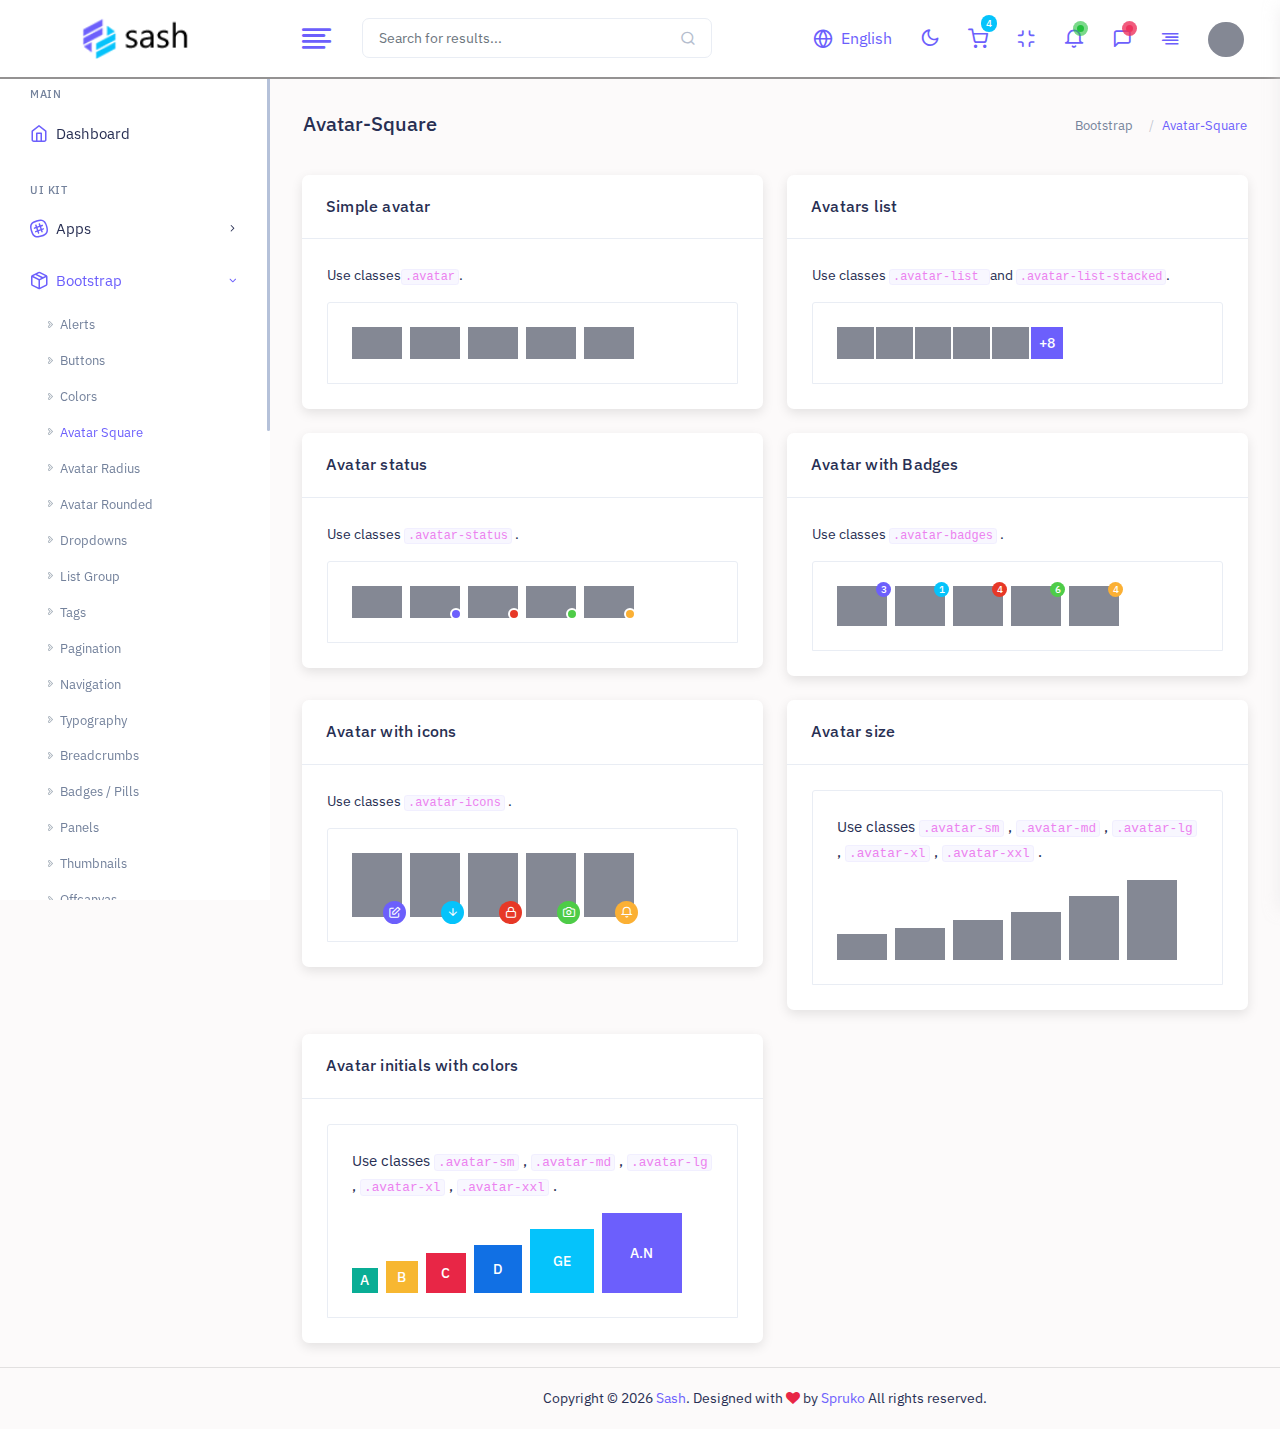
<file: HTML/sash/html/avatarsquare.html>
<!doctype html>
<html lang="en" dir="ltr">

<head>

    <!-- META DATA -->
    <meta charset="UTF-8">
    <meta name='viewport' content='width=device-width, initial-scale=1.0, user-scalable=0'>
    <meta http-equiv="X-UA-Compatible" content="IE=edge">
    <meta name="description" content="Sash – Bootstrap 5  Admin & Dashboard Template">
    <meta name="author" content="Spruko Technologies Private Limited">
    <meta name="keywords" content="admin,admin dashboard,admin panel,admin template,bootstrap,clean,dashboard,flat,jquery,modern,responsive,premium admin templates,responsive admin,ui,ui kit.">

    <!-- FAVICON -->
    <link rel="shortcut icon" type="image/x-icon" href="../assets/images/brand/favicon.ico" />

    <!-- TITLE -->
    <title>Sash – Bootstrap 5 Admin & Dashboard Template</title>

    <!-- BOOTSTRAP CSS -->
    <link id="style" href="../assets/plugins/bootstrap/css/bootstrap.min.css" rel="stylesheet" />

    <!-- STYLE CSS -->
    <link href="../assets/css/style.css" rel="stylesheet" />
    <link href="../assets/css/dark-style.css" rel="stylesheet" />
    <link href="../assets/css/transparent-style.css" rel="stylesheet">
    <link href="../assets/css/skin-modes.css" rel="stylesheet" />

    <!--- FONT-ICONS CSS -->
    <link href="../assets/css/icons.css" rel="stylesheet" />

    <!-- COLOR SKIN CSS -->
    <link id="theme" rel="stylesheet" type="text/css" media="all" href="../assets/colors/color1.css" />

</head>

<body class="app sidebar-mini ltr light-mode">

    <!-- GLOBAL-LOADER -->
    <div id="global-loader">
        <img src="../assets/images/loader.svg" class="loader-img" alt="Loader">
    </div>
    <!-- /GLOBAL-LOADER -->

    <!-- PAGE -->
    <div class="page">
        <div class="page-main">

            <!-- app-Header -->
            <div class="app-header header sticky">
                <div class="container-fluid main-container">
                    <div class="d-flex">
                        <a aria-label="Hide Sidebar" class="app-sidebar__toggle" data-bs-toggle="sidebar" href="javascript:void(0)"></a>
                        <!-- sidebar-toggle-->
                        <a class="logo-horizontal " href="index.html">
                            <img src="../assets/images/brand/logo.png" class="header-brand-img desktop-logo" alt="logo">
                            <img src="../assets/images/brand/logo-3.png" class="header-brand-img light-logo1"
                                alt="logo">
                        </a>
                        <!-- LOGO -->
                        <div class="main-header-center ms-3 d-none d-lg-block">
                            <input type="text" class="form-control" id="typehead" placeholder="Search for results..." autocomplete="off">
                            <button class="btn px-0 pt-2"><i class="fe fe-search" aria-hidden="true"></i></button>
                        </div>
                        <div class="d-flex order-lg-2 ms-auto header-right-icons">
                            <!-- SEARCH -->
                            <button class="navbar-toggler navresponsive-toggler d-lg-none ms-auto" type="button"
                                data-bs-toggle="collapse" data-bs-target="#navbarSupportedContent-4"
                                aria-controls="navbarSupportedContent-4" aria-expanded="false"
                                aria-label="Toggle navigation">
                                <span class="navbar-toggler-icon fe fe-more-vertical"></span>
                            </button>
                            <div class="navbar navbar-collapse responsive-navbar p-0">
                                <div class="collapse navbar-collapse" id="navbarSupportedContent-4">
                                    <div class="d-flex order-lg-2">
                                        <div class="dropdown d-lg-none d-flex">
                                            <a href="javascript:void(0)" class="nav-link icon" data-bs-toggle="dropdown">
                                                <i class="fe fe-search"></i>
                                            </a>
                                            <div class="dropdown-menu header-search dropdown-menu-start">
                                                <div class="input-group w-100 p-2">
                                                    <input type="text" class="form-control" placeholder="Search....">
                                                    <div class="input-group-text btn btn-primary">
                                                        <i class="fa fa-search" aria-hidden="true"></i>
                                                    </div>
                                                </div>
                                            </div>
                                        </div>
                                        <div class="d-flex country">
                                            <a class="nav-link icon text-center" data-bs-target="#country-selector"
                                                data-bs-toggle="modal">
                                                <i class="fe fe-globe"></i><span
                                                    class="fs-16 ms-2 d-none d-xl-block">English</span>
                                            </a>
                                        </div>
                                        <!-- COUNTRY -->
                                        <div class="d-flex country">
                                            <a class="nav-link icon theme-layout nav-link-bg layout-setting">
                                                <span class="dark-layout"><i class="fe fe-moon"></i></span>
                                                <span class="light-layout"><i class="fe fe-sun"></i></span>
                                            </a>
                                        </div>
                                        <!-- Theme-Layout -->
                                        <div class="dropdown  d-flex shopping-cart">
                                            <a class="nav-link icon text-center" data-bs-toggle="dropdown">
                                                <i class="fe fe-shopping-cart"></i><span class="badge bg-secondary header-badge">4</span>
                                            </a>
                                            <div class="dropdown-menu dropdown-menu-end dropdown-menu-arrow">
                                                <div class="drop-heading border-bottom">
                                                    <div class="d-flex">
                                                        <h6 class="mt-1 mb-0 fs-16 fw-semibold text-dark"> My Shopping Cart</h6>
                                                        <div class="ms-auto">
                                                            <span class="badge bg-danger-transparent header-badge text-danger fs-14">Hurry Up!</span>
                                                        </div>
                                                    </div>
                                                </div>
                                                <div class="header-dropdown-list message-menu">
                                                    <div class="dropdown-item d-flex p-4">
                                                        <a href="cart.html" class="open-file"></a>
                                                        <span
                                                            class="avatar avatar-xl br-5 me-3 align-self-center cover-image"
                                                            data-bs-image-src="../assets/images/pngs/4.jpg"></span>
                                                        <div class="wd-50p">
                                                            <h5 class="mb-1">Flower Pot for Home Decor</h5>
                                                            <span>Status: <span class="text-success">In Stock</span></span>
                                                            <p class="fs-13 text-muted mb-0">Quantity: 01</p>
                                                        </div>
                                                        <div class="ms-auto text-end d-flex fs-16">
                                                            <span class="fs-16 text-dark d-none d-sm-block px-4">
                                                                $438
                                                            </span>
                                                            <a href="javascript:void(0)" class="fs-16 btn p-0 cart-trash">
                                                                <i class="fe fe-trash-2 border text-danger brround d-block p-2"></i>
                                                            </a>
                                                        </div>
                                                    </div>
                                                    <div class="dropdown-item d-flex p-4">
                                                        <a href="cart.html" class="open-file"></a>
                                                        <span
                                                            class="avatar avatar-xl br-5 me-3 align-self-center cover-image"
                                                            data-bs-image-src="../assets/images/pngs/6.jpg"></span>
                                                        <div class="wd-50p">
                                                            <h5 class="mb-1">Black Digital Camera</h5>
                                                            <span>Status: <span class="text-danger">Out Stock</span></span>
                                                            <p class="fs-13 text-muted mb-0">Quantity: 06</p>
                                                        </div>
                                                        <div class="ms-auto text-end d-flex">
                                                            <span class="fs-16 text-dark d-none d-sm-block px-4">
                                                                $867
                                                            </span>
                                                            <a href="javascript:void(0)" class="fs-16 btn p-0 cart-trash">
                                                                <i class="fe fe-trash-2 border text-danger brround d-block p-2"></i>
                                                            </a>
                                                        </div>
                                                    </div>
                                                    <div class="dropdown-item d-flex p-4">
                                                        <a href="cart.html" class="open-file"></a>
                                                        <span
                                                            class="avatar avatar-xl br-5 me-3 align-self-center cover-image"
                                                            data-bs-image-src="../assets/images/pngs/8.jpg"></span>
                                                        <div class="wd-50p">
                                                            <h5 class="mb-1">Stylish Rockerz 255 Ear Pods</h5>
                                                            <span>Status: <span class="text-success">In Stock</span></span>
                                                            <p class="fs-13 text-muted mb-0">Quantity: 05</p>
                                                        </div>
                                                        <div class="ms-auto text-end d-flex">
                                                            <span class="fs-16 text-dark d-none d-sm-block px-4">
                                                                $323
                                                            </span>
                                                            <a href="javascript:void(0)" class="fs-16 btn p-0 cart-trash">
                                                                <i class="fe fe-trash-2 border text-danger brround d-block p-2"></i>
                                                            </a>
                                                        </div>
                                                    </div>
                                                    <div class="dropdown-item d-flex p-4">
                                                        <a href="cart.html" class="open-file"></a>
                                                        <span
                                                            class="avatar avatar-xl br-5 me-3 align-self-center cover-image"
                                                            data-bs-image-src="../assets/images/pngs/1.jpg"></span>
                                                        <div class="wd-50p">
                                                            <h5 class="mb-1">Women Party Wear Dress</h5>
                                                            <span>Status: <span class="text-success">In Stock</span></span>
                                                            <p class="fs-13 text-muted mb-0">Quantity: 05</p>
                                                        </div>
                                                        <div class="ms-auto text-end d-flex">
                                                            <span class="fs-16 text-dark d-none d-sm-block px-4">
                                                                $867
                                                            </span>
                                                            <a href="javascript:void(0)" class="fs-16 btn p-0 cart-trash">
                                                                <i class="fe fe-trash-2 border text-danger brround d-block p-2"></i>
                                                            </a>
                                                        </div>
                                                    </div>
                                                    <div class="dropdown-item d-flex p-4">
                                                        <a href="cart.html" class="open-file"></a>
                                                        <span
                                                            class="avatar avatar-xl br-5 me-3 align-self-center cover-image"
                                                            data-bs-image-src="../assets/images/pngs/3.jpg"></span>
                                                        <div class="wd-50p">
                                                            <h5 class="mb-1">Running Shoes for men</h5>
                                                            <span>Status: <span class="text-success">In Stock</span></span>
                                                            <p class="fs-13 text-muted mb-0">Quantity: 05</p>
                                                        </div>
                                                        <div class="ms-auto text-end d-flex">
                                                            <span class="fs-16 text-dark d-none d-sm-block px-4">
                                                                $456
                                                            </span>
                                                            <a href="javascript:void(0)" class="fs-16 btn p-0 cart-trash">
                                                                <i class="fe fe-trash-2 border text-danger brround d-block p-2"></i>
                                                            </a>
                                                        </div>
                                                    </div>
                                                </div>
                                                <div class="dropdown-divider m-0"></div>
                                                <div class="dropdown-footer">
                                                    <a class="btn btn-primary btn-pill w-sm btn-sm py-2" href="checkout.html"><i class="fe fe-check-circle"></i> Checkout</a>
                                                    <span class="float-end p-2 fs-17 fw-semibold">Total: $6789</span>
                                                </div>
                                            </div>
                                        </div>
                                        <!-- CART -->
                                        <div class="dropdown d-flex">
                                            <a class="nav-link icon full-screen-link nav-link-bg">
                                                <i class="fe fe-minimize fullscreen-button"></i>
                                            </a>
                                        </div>
                                        <!-- FULL-SCREEN -->
                                        <div class="dropdown  d-flex notifications">
                                            <a class="nav-link icon" data-bs-toggle="dropdown"><i
                                                    class="fe fe-bell"></i><span class=" pulse"></span>
                                            </a>
                                            <div class="dropdown-menu dropdown-menu-end dropdown-menu-arrow">
                                                <div class="drop-heading border-bottom">
                                                    <div class="d-flex">
                                                        <h6 class="mt-1 mb-0 fs-16 fw-semibold text-dark">Notifications
                                                        </h6>
                                                    </div>
                                                </div>
                                                <div class="notifications-menu">
                                                    <a class="dropdown-item d-flex" href="notify-list.html">
                                                        <div class="me-3 notifyimg  bg-primary brround box-shadow-primary">
                                                            <i class="fe fe-mail"></i>
                                                        </div>
                                                        <div class="mt-1 wd-80p">
                                                            <h5 class="notification-label mb-1">New Application received
                                                            </h5>
                                                            <span class="notification-subtext">3 days ago</span>
                                                        </div>
                                                    </a>
                                                    <a class="dropdown-item d-flex" href="notify-list.html">
                                                        <div class="me-3 notifyimg  bg-secondary brround box-shadow-secondary">
                                                            <i class="fe fe-check-circle"></i>
                                                        </div>
                                                        <div class="mt-1 wd-80p">
                                                            <h5 class="notification-label mb-1">Project has been
                                                                approved</h5>
                                                            <span class="notification-subtext">2 hours ago</span>
                                                        </div>
                                                    </a>
                                                    <a class="dropdown-item d-flex" href="notify-list.html">
                                                        <div class="me-3 notifyimg  bg-success brround box-shadow-success">
                                                            <i class="fe fe-shopping-cart"></i>
                                                        </div>
                                                        <div class="mt-1 wd-80p">
                                                            <h5 class="notification-label mb-1">Your Product Delivered
                                                            </h5>
                                                            <span class="notification-subtext">30 min ago</span>
                                                        </div>
                                                    </a>
                                                    <a class="dropdown-item d-flex" href="notify-list.html">
                                                        <div class="me-3 notifyimg bg-pink brround box-shadow-pink">
                                                            <i class="fe fe-user-plus"></i>
                                                        </div>
                                                        <div class="mt-1 wd-80p">
                                                            <h5 class="notification-label mb-1">Friend Requests</h5>
                                                            <span class="notification-subtext">1 day ago</span>
                                                        </div>
                                                    </a>
                                                </div>
                                                <div class="dropdown-divider m-0"></div>
                                                <a href="notify-list.html"
                                                    class="dropdown-item text-center p-3 text-muted">View all
                                                    Notification</a>
                                            </div>
                                        </div>
                                        <!-- NOTIFICATIONS -->
                                        <div class="dropdown  d-flex message">
                                            <a class="nav-link icon text-center" data-bs-toggle="dropdown">
                                                <i class="fe fe-message-square"></i><span class="pulse-danger"></span>
                                            </a>
                                            <div class="dropdown-menu dropdown-menu-end dropdown-menu-arrow">
                                                <div class="drop-heading border-bottom">
                                                    <div class="d-flex">
                                                        <h6 class="mt-1 mb-0 fs-16 fw-semibold text-dark">You have 5
                                                            Messages</h6>
                                                        <div class="ms-auto">
                                                            <a href="javascript:void(0)" class="text-muted p-0 fs-12">make all unread</a>
                                                        </div>
                                                    </div>
                                                </div>
                                                <div class="message-menu message-menu-scroll">
                                                    <a class="dropdown-item d-flex" href="chat.html">
                                                        <span
                                                            class="avatar avatar-md brround me-3 align-self-center cover-image"
                                                            data-bs-image-src="../assets/images/users/1.jpg"></span>
                                                        <div class="wd-90p">
                                                            <div class="d-flex">
                                                                <h5 class="mb-1">Peter Theil</h5>
                                                                <small class="text-muted ms-auto text-end">
                                                                    6:45 am
                                                                </small>
                                                            </div>
                                                            <span>Commented on file Guest list....</span>
                                                        </div>
                                                    </a>
                                                    <a class="dropdown-item d-flex" href="chat.html">
                                                        <span
                                                            class="avatar avatar-md brround me-3 align-self-center cover-image"
                                                            data-bs-image-src="../assets/images/users/15.jpg"></span>
                                                        <div class="wd-90p">
                                                            <div class="d-flex">
                                                                <h5 class="mb-1">Abagael Luth</h5>
                                                                <small class="text-muted ms-auto text-end">
                                                                    10:35 am
                                                                </small>
                                                            </div>
                                                            <span>New Meetup Started......</span>
                                                        </div>
                                                    </a>
                                                    <a class="dropdown-item d-flex" href="chat.html">
                                                        <span
                                                            class="avatar avatar-md brround me-3 align-self-center cover-image"
                                                            data-bs-image-src="../assets/images/users/12.jpg"></span>
                                                        <div class="wd-90p">
                                                            <div class="d-flex">
                                                                <h5 class="mb-1">Brizid Dawson</h5>
                                                                <small class="text-muted ms-auto text-end">
                                                                    2:17 pm
                                                                </small>
                                                            </div>
                                                            <span>Brizid is in the Warehouse...</span>
                                                        </div>
                                                    </a>
                                                    <a class="dropdown-item d-flex" href="chat.html">
                                                        <span
                                                            class="avatar avatar-md brround me-3 align-self-center cover-image"
                                                            data-bs-image-src="../assets/images/users/4.jpg"></span>
                                                        <div class="wd-90p">
                                                            <div class="d-flex">
                                                                <h5 class="mb-1">Shannon Shaw</h5>
                                                                <small class="text-muted ms-auto text-end">
                                                                    7:55 pm
                                                                </small>
                                                            </div>
                                                            <span>New Product Realease......</span>
                                                        </div>
                                                    </a>
                                                    <a class="dropdown-item d-flex" href="chat.html">
                                                        <span
                                                            class="avatar avatar-md brround me-3 align-self-center cover-image"
                                                            data-bs-image-src="../assets/images/users/3.jpg"></span>
                                                        <div class="wd-90p">
                                                            <div class="d-flex">
                                                                <h5 class="mb-1">Cherry Blossom</h5>
                                                                <small class="text-muted ms-auto text-end">
                                                                    7:55 pm
                                                                </small>
                                                            </div>
                                                            <span>You have appointment on......</span>
                                                        </div>
                                                    </a>

                                                </div>
                                                <div class="dropdown-divider m-0"></div>
                                                <a href="javascript:void(0)" class="dropdown-item text-center p-3 text-muted">See all
                                                    Messages</a>
                                            </div>
                                        </div>
                                        <!-- MESSAGE-BOX -->
                                        <div class="dropdown d-flex header-settings">
                                            <a href="javascript:void(0);" class="nav-link icon"
                                                data-bs-toggle="sidebar-right" data-target=".sidebar-right">
                                                <i class="fe fe-align-right"></i>
                                            </a>
                                        </div>
                                        <!-- SIDE-MENU -->
                                        <div class="dropdown d-flex profile-1">
                                            <a href="javascript:void(0)" data-bs-toggle="dropdown" class="nav-link leading-none d-flex">
                                                <img src="../assets/images/users/21.jpg" alt="profile-user"
                                                    class="avatar  profile-user brround cover-image">
                                            </a>
                                            <div class="dropdown-menu dropdown-menu-end dropdown-menu-arrow">
                                                <div class="drop-heading">
                                                    <div class="text-center">
                                                        <h5 class="text-dark mb-0 fs-14 fw-semibold">Percy Kewshun</h5>
                                                        <small class="text-muted">Senior Admin</small>
                                                    </div>
                                                </div>
                                                <div class="dropdown-divider m-0"></div>
                                                <a class="dropdown-item" href="profile.html">
                                                    <i class="dropdown-icon fe fe-user"></i> Profile
                                                </a>
                                                <a class="dropdown-item" href="email-inbox.html">
                                                    <i class="dropdown-icon fe fe-mail"></i> Inbox
                                                    <span class="badge bg-danger rounded-pill float-end">5</span>
                                                </a>
                                                <a class="dropdown-item" href="lockscreen.html">
                                                    <i class="dropdown-icon fe fe-lock"></i> Lockscreen
                                                </a>
                                                <a class="dropdown-item" href="login.html">
                                                    <i class="dropdown-icon fe fe-alert-circle"></i> Sign out
                                                </a>
                                            </div>
                                        </div>
                                    </div>
                                </div>
                            </div>
                        </div>
                    </div>
                </div>
            </div>
            <!-- /app-Header -->

            <!--APP-SIDEBAR-->
            <div class="sticky">
                <div class="app-sidebar__overlay" data-bs-toggle="sidebar"></div>
                <div class="app-sidebar">
                    <div class="side-header">
                        <a class="header-brand1" href="index.html">
                            <img src="../assets/images/brand/logo.png" class="header-brand-img desktop-logo" alt="logo">
                            <img src="../assets/images/brand/logo-1.png" class="header-brand-img toggle-logo" alt="logo">
                            <img src="../assets/images/brand/logo-2.png" class="header-brand-img light-logo" alt="logo">
                            <img src="../assets/images/brand/logo-3.png" class="header-brand-img light-logo1" alt="logo">
                        </a>
                        <!-- LOGO -->
                    </div>
                    <div class="main-sidemenu">
                        <div class="slide-left disabled" id="slide-left"><svg xmlns="http://www.w3.org/2000/svg" fill="#7b8191" width="24" height="24" viewBox="0 0 24 24"><path d="M13.293 6.293 7.586 12l5.707 5.707 1.414-1.414L10.414 12l4.293-4.293z"/></svg></div>
                        <ul class="side-menu">
                            <li class="sub-category">
                                <h3>Main</h3>
                            </li>
                            <li class="slide">
                                <a class="side-menu__item has-link" data-bs-toggle="slide" href="index.html"><i class="side-menu__icon fe fe-home"></i><span class="side-menu__label">Dashboard</span></a>
                            </li>
                            <li class="sub-category">
                                <h3>UI Kit</h3>
                            </li>
                            <li class="slide">
                                <a class="side-menu__item" data-bs-toggle="slide" href="javascript:void(0)"><i class="side-menu__icon fe fe-slack"></i><span class="side-menu__label">Apps</span><i class="angle fe fe-chevron-right"></i></a>
                                <ul class="slide-menu">
                                    <li class="side-menu-label1"><a href="javascript:void(0)">Apps</a></li>
                                    <li><a href="cards.html" class="slide-item"> Cards design</a></li>
                                    <li><a href="calendar.html" class="slide-item"> Default calendar</a></li>
                                    <li><a href="calendar2.html" class="slide-item"> Full calendar</a></li>
                                    <li><a href="chat.html" class="slide-item"> Chat</a></li>
                                    <li><a href="notify.html" class="slide-item"> Notifications</a></li>
                                    <li><a href="sweetalert.html" class="slide-item"> Sweet alerts</a></li>
                                    <li><a href="rangeslider.html" class="slide-item"> Range slider</a></li>
                                    <li><a href="scroll.html" class="slide-item"> Content Scroll bar</a></li>
                                    <li><a href="loaders.html" class="slide-item"> Loaders</a></li>
                                    <li><a href="counters.html" class="slide-item"> Counters</a></li>
                                    <li><a href="rating.html" class="slide-item"> Rating</a></li>
                                    <li><a href="timeline.html" class="slide-item"> Timeline</a></li>
                                    <li><a href="treeview.html" class="slide-item"> Treeview</a></li>
                                    <li><a href="chart.html" class="slide-item"> Charts</a></li>
                                    <li><a href="footers.html" class="slide-item"> Footers</a></li>
                                    <li><a href="users-list.html" class="slide-item"> User List</a></li>
                                    <li><a href="search.html" class="slide-item">Search</a></li>
                                    <li><a href="crypto-currencies.html" class="slide-item"> Crypto-currencies</a></li>
                                    <li><a href="widgets.html" class="slide-item"> Widgets</a></li>

                                </ul>
                            </li>
                            <li class="slide">
                                <a class="side-menu__item" data-bs-toggle="slide" href="javascript:void(0)"><i
                                        class="side-menu__icon fe fe-package"></i><span
                                        class="side-menu__label">Bootstrap</span><i
                                        class="angle fe fe-chevron-right"></i></a>
                                <ul class="slide-menu mega-slide-menu">
                                    <li class="side-menu-label1"><a href="javascript:void(0)">Bootstrap</a></li>
                                    <div class="mega-menu">
                                        <div class="">
                                            <ul>
                                                <li><a href="alerts.html" class="slide-item"> Alerts</a></li>
                                                <li><a href="buttons.html" class="slide-item"> Buttons</a></li>
                                                <li><a href="colors.html" class="slide-item"> Colors</a></li>
                                                <li><a href="avatarsquare.html" class="slide-item"> Avatar Square</a></li>
                                                <li><a href="avatar-radius.html" class="slide-item"> Avatar Radius</a></li>
                                                <li><a href="avatar-round.html" class="slide-item"> Avatar Rounded</a></li>
                                                <li><a href="dropdown.html" class="slide-item"> Dropdowns</a></li>
                                            </ul>
                                        </div>
                                        <div class="">
                                            <ul>
                                                <li><a href="listgroup.html" class="slide-item"> List Group</a></li>
                                                <li><a href="tags.html" class="slide-item"> Tags</a></li>
                                                <li><a href="pagination.html" class="slide-item"> Pagination</a></li>
                                                <li><a href="navigation.html" class="slide-item"> Navigation</a></li>
                                                <li><a href="typography.html" class="slide-item"> Typography</a></li>
                                                <li><a href="breadcrumbs.html" class="slide-item"> Breadcrumbs</a></li>
                                                <li><a href="badge.html" class="slide-item"> Badges / Pills</a></li>
                                            </ul>
                                        </div>
                                        <div class="">
                                            <ul>
                                                <li><a href="panels.html" class="slide-item"> Panels</a></li>
                                                <li><a href="thumbnails.html" class="slide-item"> Thumbnails</a></li>
                                                <li><a href="offcanvas.html" class="slide-item"> Offcanvas</a></li>
                                                <li><a href="toast.html" class="slide-item"> toast</a></li>
                                                <li><a href="scrollspy.html" class="slide-item"> Scrollspy</a></li>
                                                <li><a href="mediaobject.html" class="slide-item"> Media Object</a></li>
                                                <li><a href="accordion.html" class="slide-item"> Accordions </a></li>
                                            </ul>
                                        </div>
                                        <div class="">
                                            <ul>
                                                <li><a href="tabs.html" class="slide-item"> Tabs</a></li>
                                                <li><a href="modal.html" class="slide-item"> Modal</a></li>
                                                <li><a href="tooltipandpopover.html" class="slide-item"> Tooltip and popover</a></li>
                                                <li><a href="progress.html" class="slide-item"> Progress</a></li>
                                                <li><a href="carousel.html" class="slide-item"> Carousels</a></li>
                                                <li><a href="ribbons.html" class="slide-item"> Ribbons</a></li>
                                            </ul>
                                        </div>
                                    </div>
                                </ul>
                            </li>
                            <li>
                                <a class="side-menu__item has-link" href="landing-page.html" target="_blank"><i
                                        class="side-menu__icon fe fe-zap"></i><span
                                        class="side-menu__label">Landing Page</span><span class="badge bg-green br-5 side-badge blink-text pb-1">New</span></a>
                            </li>
                            <li class="sub-category">
                                <h3>Pre-build Pages</h3>
                            </li>
                            <li class="slide">
                                <a class="side-menu__item" data-bs-toggle="slide" href="javascript:void(0)"><i class="side-menu__icon fe fe-layers"></i><span class="side-menu__label">Pages</span><i class="angle fe fe-chevron-right"></i></a>
                                <ul class="slide-menu">
                                    <li class="side-menu-label1"><a href="javascript:void(0)">Pages</a></li>
                                    <li><a href="profile.html" class="slide-item"> Profile</a></li>
                                    <li><a href="editprofile.html" class="slide-item"> Edit Profile</a></li>
                                    <li><a href="notify-list.html" class="slide-item"> Notifications List</a></li>
                                    <li><a href="email-compose.html" class="slide-item"> Mail-Compose</a></li>
                                    <li><a href="email-inbox.html" class="slide-item"> Mail-Inbox</a></li>
                                    <li><a href="email-read.html" class="slide-item"> Mail-Read</a></li>
                                    <li><a href="gallery.html" class="slide-item"> Gallery</a></li>
                                    <li class="sub-slide">
                                        <a class="sub-side-menu__item" data-bs-toggle="sub-slide" href="javascript:void(0)"><span class="sub-side-menu__label">Forms</span><i class="sub-angle fe fe-chevron-right"></i></a>
                                        <ul class="sub-slide-menu">
                                            <li><a href="form-elements.html" class="sub-slide-item"> Form Elements</a></li>
                                            <li><a href="form-layouts.html" class="sub-slide-item"> Form Layouts</a></li>
                                            <li><a href="form-advanced.html" class="sub-slide-item"> Form Advanced</a></li>
                                            <li><a href="form-editor.html" class="sub-slide-item"> Form Editor</a></li>
                                            <li><a href="form-wizard.html" class="sub-slide-item"> Form Wizard</a></li>
                                            <li><a href="form-validation.html" class="sub-slide-item"> Form Validation</a></li>
                                            <li><a href="form-input-spinners.html" class="sub-slide-item"> Form Input Spinners</a></li>
                                        </ul>
                                    </li>
                                    <li class="sub-slide">
                                        <a class="sub-side-menu__item" data-bs-toggle="sub-slide" href="javascript:void(0)"><span class="sub-side-menu__label">Tables</span><i class="sub-angle fe fe-chevron-right"></i></a>
                                        <ul class="sub-slide-menu">
                                            <li><a href="tables.html" class="sub-slide-item">Default table</a></li>
                                            <li><a href="datatable.html" class="sub-slide-item"> Data Tables</a></li>
                                            <li><a href="edit-table.html" class="sub-slide-item"> Edit Tables</a></li>
                                            <li><a href="extension-tables.html" class="sub-slide-item"> Extension Tables</a></li>
                                        </ul>
                                    </li>
                                    <li class="sub-slide">
                                        <a class="sub-side-menu__item" data-bs-toggle="sub-slide" href="javascript:void(0)"><span class="sub-side-menu__label">Extension</span><i class="sub-angle fe fe-chevron-right"></i></a>
                                        <ul class="sub-slide-menu">
                                            <li><a href="about.html" class="sub-slide-item"> About Company</a></li>
                                            <li><a href="services.html" class="sub-slide-item"> Services</a></li>
                                            <li><a href="faq.html" class="sub-slide-item"> FAQS</a></li>
                                            <li><a href="terms.html" class="sub-slide-item"> Terms</a></li>
                                            <li><a href="invoice.html" class="sub-slide-item"> Invoice</a></li>
                                            <li><a href="pricing.html" class="sub-slide-item"> Pricing Tables</a></li>
                                            <li><a href="settings.html" class="sub-slide-item"> Settings</a></li>
                                            <li><a href="blog.html" class="sub-slide-item"> Blog</a></li>
                                            <li><a href="blog-details.html" class="sub-slide-item"> Blog Details</a></li>
                                            <li><a href="blog-post.html" class="sub-slide-item"> Blog Post</a></li>
                                            <li><a href="empty.html" class="sub-slide-item"> Empty Page</a></li>
                                            <li><a href="construction.html" class="sub-slide-item"> Under Construction</a></li>
                                        </ul>
                                    </li>
                                    <li><a href="switcher-1.html" class="slide-item"> Switcher</a></li>
                                </ul>
                            </li>
                            <li class="slide">
                                <a class="side-menu__item" data-bs-toggle="slide" href="javascript:void(0)"><i class="side-menu__icon fe fe-shopping-bag"></i><span class="side-menu__label">E-Commerce</span><i class="angle fe fe-chevron-right"></i></a>
                                <ul class="slide-menu">
                                    <li class="side-menu-label1"><a href="javascript:void(0)">E-Commerce</a></li>
                                    <li><a href="shop.html" class="slide-item"> Shop</a></li>
                                    <li><a href="shop-description.html" class="slide-item"> Product Details</a></li>
                                    <li><a href="cart.html" class="slide-item"> Shopping Cart</a></li>
                                    <li><a href="add-product.html" class="slide-item"> Add Product</a></li>
                                    <li><a href="wishlist.html" class="slide-item"> Wishlist</a></li>
                                    <li><a href="checkout.html" class="slide-item"> Checkout</a></li>
                                </ul>
                            </li>
                            <li class="slide">
                                <a class="side-menu__item" data-bs-toggle="slide" href="javascript:void(0)"><i class="side-menu__icon fe fe-folder"></i><span class="side-menu__label">File Manager</span><span class="badge bg-pink side-badge">4</span><i class="angle fe fe-chevron-right hor-angle"></i></a>
                                <ul class="slide-menu">
                                    <li class="side-menu-label1"><a href="javascript:void(0)">File Manager</a></li>
                                    <li><a href="file-manager.html" class="slide-item"> File Manager</a></li>
                                    <li><a href="filemanager-list.html" class="slide-item"> File Manager List</a></li>
                                    <li><a href="filemanager-details.html" class="slide-item"> File Details</a></li>
                                    <li><a href="file-attachments.html" class="slide-item"> File Attachments</a></li>
                                </ul>
                            </li>
                            <li class="sub-category">
                                <h3>Misc Pages</h3>
                            </li>
                            <li class="slide">
                                <a class="side-menu__item" data-bs-toggle="slide" href="javascript:void(0)"><i class="side-menu__icon fe fe-users"></i><span class="side-menu__label">Authentication</span><i class="angle fe fe-chevron-right"></i></a>
                                <ul class="slide-menu">
                                    <li class="side-menu-label1"><a href="javascript:void(0)">Authentication</a></li>
                                    <li><a href="login.html" class="slide-item"> Login</a></li>
                                    <li><a href="register.html" class="slide-item"> Register</a></li>
                                    <li><a href="forgot-password.html" class="slide-item"> Forgot Password</a></li>
                                    <li><a href="lockscreen.html" class="slide-item"> Lock screen</a></li>
                                    <li class="sub-slide">
                                        <a class="sub-side-menu__item" data-bs-toggle="sub-slide" href="javascript:void(0)"><span class="sub-side-menu__label">Error Pages</span><i class="sub-angle fe fe-chevron-right"></i></a>
                                        <ul class="sub-slide-menu">
                                            <li><a href="400.html" class="sub-slide-item"> 400</a></li>
                                            <li><a href="401.html" class="sub-slide-item"> 401</a></li>
                                            <li><a href="403.html" class="sub-slide-item"> 403</a></li>
                                            <li><a href="404.html" class="sub-slide-item"> 404</a></li>
                                            <li><a href="500.html" class="sub-slide-item"> 500</a></li>
                                            <li><a href="503.html" class="sub-slide-item"> 503</a></li>
                                        </ul>
                                    </li>
                                </ul>
                            </li>
                            <li class="slide">
                                <a class="side-menu__item" data-bs-toggle="slide" href="javascript:void(0)">
                                    <i class="side-menu__icon fe fe-cpu"></i>
                                    <span class="side-menu__label">Submenu items</span><i class="angle fe fe-chevron-right"></i></a>
                                <ul class="slide-menu">
                                    <li class="side-menu-label1"><a href="javascript:void(0)">Submenu items</a></li>
                                    <li><a href="javascript:void(0)" class="slide-item">Submenu-1</a></li>
                                    <li class="sub-slide">
                                        <a class="sub-side-menu__item" data-bs-toggle="sub-slide" href="javascript:void(0)"><span class="sub-side-menu__label">Submenu-2</span><i class="sub-angle fe fe-chevron-right"></i></a>
                                        <ul class="sub-slide-menu">
                                            <li><a class="sub-slide-item" href="javascript:void(0)">Submenu-2.1</a></li>
                                            <li><a class="sub-slide-item" href="javascript:void(0)">Submenu-2.2</a></li>
                                            <li class="sub-slide2">
                                                <a class="sub-side-menu__item2" href="javascript:void(0)" data-bs-toggle="sub-slide2"><span class="sub-side-menu__label2">Submenu-2.3</span><i class="sub-angle2 fe fe-chevron-right"></i></a>
                                                <ul class="sub-slide-menu2">
                                                    <li><a href="javascript:void(0)" class="sub-slide-item2">Submenu-2.3.1</a></li>
                                                    <li><a href="javascript:void(0)" class="sub-slide-item2">Submenu-2.3.2</a></li>
                                                    <li><a href="javascript:void(0)" class="sub-slide-item2">Submenu-2.3.3</a></li>
                                                </ul>
                                            </li>
                                            <li><a class="sub-slide-item" href="javascript:void(0)">Submenu-2.4</a></li>
                                            <li><a class="sub-slide-item" href="javascript:void(0)">Submenu-2.5</a></li>
                                        </ul>
                                    </li>
                                </ul>
                            </li>
                            <li class="sub-category">
                                <h3>General</h3>
                            </li>

                            <li class="slide">
                                <a class="side-menu__item" data-bs-toggle="slide" href="javascript:void(0)"><i class="side-menu__icon fe fe-map-pin"></i><span class="side-menu__label">Maps</span><i class="angle fe fe-chevron-right"></i></a>
                                <ul class="slide-menu">
                                    <li class="side-menu-label1"><a href="javascript:void(0)">Maps</a></li>
                                    <li><a href="maps1.html" class="slide-item">Leaflet Maps</a></li>
                                    <li><a href="maps2.html" class="slide-item">Mapel Maps</a></li>
                                    <li><a href="maps.html" class="slide-item">Vector Maps</a></li>
                                </ul>
                            </li>
                            <li class="slide">
                                <a class="side-menu__item" data-bs-toggle="slide" href="javascript:void(0)"><i class="side-menu__icon fe fe-bar-chart-2"></i><span class="side-menu__label">Charts</span><span class="badge bg-secondary side-badge">6</span><i class="angle fe fe-chevron-right hor-angle"></i></a>
                                <ul class="slide-menu">
                                    <li class="side-menu-label1"><a href="javascript:void(0)">Charts</a></li>
                                    <li><a href="chart-chartist.html" class="slide-item">Chart Js</a></li>
                                    <li><a href="chart-flot.html" class="slide-item"> Flot Charts</a></li>
                                    <li><a href="chart-echart.html" class="slide-item"> ECharts</a></li>
                                    <li><a href="chart-morris.html" class="slide-item"> Morris Charts</a></li>
                                    <li><a href="chart-nvd3.html" class="slide-item"> Nvd3 Charts</a></li>
                                    <li><a href="charts.html" class="slide-item"> C3 Bar Charts</a></li>
                                    <li><a href="chart-line.html" class="slide-item"> C3 Line Charts</a></li>
                                    <li><a href="chart-donut.html" class="slide-item"> C3 Donut Charts</a></li>
                                    <li><a href="chart-pie.html" class="slide-item"> C3 Pie charts</a></li>
                                </ul>
                            </li>
                            <li class="slide">
                                <a class="side-menu__item" data-bs-toggle="slide" href="javascript:void(0)"><i class="side-menu__icon fe fe-wind"></i><span class="side-menu__label">Icons</span><i class="angle fe fe-chevron-right"></i></a>
                                <ul class="slide-menu">
                                    <li class="side-menu-label1"><a href="javascript:void(0)">Icons</a></li>
                                    <li><a href="icons.html" class="slide-item"> Font Awesome</a></li>
                                    <li><a href="icons2.html" class="slide-item"> Material Design Icons</a></li>
                                    <li><a href="icons3.html" class="slide-item"> Simple Line Icons</a></li>
                                    <li><a href="icons4.html" class="slide-item"> Feather Icons</a></li>
                                    <li><a href="icons5.html" class="slide-item"> Ionic Icons</a></li>
                                    <li><a href="icons6.html" class="slide-item"> Flag Icons</a></li>
                                    <li><a href="icons7.html" class="slide-item"> pe7 Icons</a></li>
                                    <li><a href="icons8.html" class="slide-item"> Themify Icons</a></li>
                                    <li><a href="icons9.html" class="slide-item">Typicons Icons</a></li>
                                    <li><a href="icons10.html" class="slide-item">Weather Icons</a></li>
                                    <li><a href="icons11.html" class="slide-item">Bootstrap Icons</a></li>
                                </ul>
                            </li>
                        </ul>
                        <div class="slide-right" id="slide-right"><svg xmlns="http://www.w3.org/2000/svg" fill="#7b8191" width="24" height="24" viewBox="0 0 24 24"><path d="M10.707 17.707 16.414 12l-5.707-5.707-1.414 1.414L13.586 12l-4.293 4.293z"/></svg></div>
                    </div>
                </div>
                <!--/APP-SIDEBAR-->
            </div>

            <!--app-content open-->
            <div class="main-content app-content mt-0">
                <div class="side-app">

                    <!-- CONTAINER -->
                    <div class="main-container container-fluid">

                        <!-- PAGE-HEADER -->
                        <div class="page-header">
                            <h1 class="page-title">Avatar-Square</h1>
                            <div>
                                <ol class="breadcrumb">
                                    <li class="breadcrumb-item"><a href="javascript:void(0)">Bootstrap</a></li>
                                    <li class="breadcrumb-item active" aria-current="page">Avatar-Square</li>
                                </ol>
                            </div>
                        </div>
                        <!-- PAGE-HEADER END -->

                        <!-- ROW-1 OPEN -->
                        <div class="row">
                            <div class="col-md-12 col-lg-6">
                                <div class="card">
                                    <div class="card-header">
                                        <h3 class="card-title">Simple avatar</h3>
                                    </div>
                                    <div class="card-body">
                                        <div class="text-wrap">
                                            <p>Use classes<code class="highlighter-rouge">.avatar</code>.</p>
                                            <div class="example">
                                                <div class="avatar-list">
                                                    <span class="avatar cover-image" data-bs-image-src="../assets/images/users/1.jpg"></span>
                                                    <span class="avatar cover-image" data-bs-image-src="../assets/images/users/2.jpg"></span>
                                                    <span class="avatar cover-image" data-bs-image-src="../assets/images/users/1.jpg"></span>
                                                    <span class="avatar cover-image" data-bs-image-src="../assets/images/users/2.jpg"></span>
                                                    <span class="avatar cover-image" data-bs-image-src="../assets/images/users/3.jpg"></span>
                                                </div>
                                            </div>
                                        </div>
                                    </div>
                                </div>
                            </div>
                            <!-- COL END -->
                            <div class="col-md-12 col-lg-6">
                                <div class="card">
                                    <div class="card-header">
                                        <h3 class="card-title">Avatars list</h3>
                                    </div>
                                    <div class="card-body">
                                        <div class="text-wrap">
                                            <p>Use classes <code class="highlighter-rouge">.avatar-list </code> and <code class="highlighter-rouge">.avatar-list-stacked</code>.</p>
                                            <div class="example">
                                                <div class="avatar-list avatar-list-stacked">
                                                    <span class="avatar cover-image" data-bs-image-src="../assets/images/users/21.jpg"></span>
                                                    <span class="avatar cover-image" data-bs-image-src="../assets/images/users/21.jpg"></span>
                                                    <span class="avatar cover-image" data-bs-image-src="../assets/images/users/9.jpg"></span>
                                                    <span class="avatar cover-image" data-bs-image-src="../assets/images/users/21.jpg"></span>
                                                    <span class="avatar cover-image" data-bs-image-src="../assets/images/users/11.jpg"></span>
                                                    <span class="avatar bg-primary">+8</span>
                                                </div>
                                            </div>
                                        </div>
                                    </div>
                                </div>
                            </div>
                            <!-- COL END -->
                        </div>
                        <!-- ROW-1 CLOSED -->

                        <!-- ROW-2 OPEN -->
                        <div class="row">
                            <div class="col-md-12 col-lg-6">
                                <div class="card">
                                    <div class="card-header">
                                        <h3 class="card-title">Avatar status</h3>
                                    </div>
                                    <div class="card-body">
                                        <div class="text-wrap">
                                            <p>Use classes <code class="highlighter-rouge">.avatar-status</code> .</p>
                                            <div class="example">
                                                <div class="avatar-list">
                                                    <span class="avatar cover-image" data-bs-image-src="../assets/images/users/21.jpg"></span>
                                                    <span class="avatar cover-image" data-bs-image-src="../assets/images/users/5.jpg">
                                                            <span class="avatar-status bg-primary"></span>
                                                    </span>
                                                    <span class="avatar cover-image" data-bs-image-src="../assets/images/users/9.jpg">
                                                            <span class="avatar-status bg-red"></span>
                                                    </span>
                                                    <span class="avatar cover-image" data-bs-image-src="../assets/images/users/6.jpg">
                                                            <span class="avatar-status bg-green"></span>
                                                    </span>
                                                    <span class="avatar cover-image" data-bs-image-src="../assets/images/users/7.jpg">
                                                            <span class="avatar-status bg-yellow"></span>
                                                    </span>
                                                </div>
                                            </div>
                                        </div>
                                    </div>
                                </div>
                            </div>
                            <!-- COL END -->
                            <div class="col-md-12 col-lg-6">
                                <div class="card">
                                    <div class="card-header">
                                        <h3 class="card-title">Avatar with Badges</h3>
                                    </div>
                                    <div class="card-body">
                                        <div class="text-wrap">
                                            <p>Use classes <code class="highlighter-rouge">.avatar-badges</code> .</p>
                                            <div class="example">
                                                <div class="avatar-list">
                                                    <span class="avatar avatar-md cover-image" data-bs-image-src="../assets/images/users/21.jpg">
                                                        <span class="badge rounded-pill avatar-badges bg-primary fs-10">3</span></span>
                                                    <span class="avatar avatar-md cover-image" data-bs-image-src="../assets/images/users/5.jpg">
                                                            <span class="badge rounded-pill avatar-badges bg-secondary fs-10">1</span>
                                                    </span>
                                                    <span class="avatar avatar-md cover-image" data-bs-image-src="../assets/images/users/9.jpg">
                                                        <span class="badge rounded-pill avatar-badges bg-red fs-10">4</span>
                                                    </span>
                                                    <span class="avatar avatar-md cover-image" data-bs-image-src="../assets/images/users/6.jpg">
                                                        <span class="badge rounded-pill avatar-badges bg-green fs-10">6</span>
                                                    </span>
                                                    <span class="avatar avatar-md cover-image" data-bs-image-src="../assets/images/users/7.jpg">
                                                        <span class="badge rounded-pill avatar-badges bg-yellow fs-10">4</span>
                                                    </span>
                                                </div>
                                            </div>
                                        </div>
                                    </div>
                                </div>
                            </div>
                        </div>
                        <!-- ROW-2 OPEN -->

                        <!-- ROW-3 OPEN -->
                        <div class="row">
                            <!-- COL END -->
                            <div class="col-md-12 col-lg-6">
                                <div class="card">
                                    <div class="card-header">
                                        <h3 class="card-title">Avatar with icons</h3>
                                    </div>
                                    <div class="card-body">
                                        <div class="text-wrap">
                                            <p>Use classes <code class="highlighter-rouge">.avatar-icons</code> .</p>
                                            <div class="example">
                                                <div class="avatar-list">
                                                    <span class="avatar avatar-xl cover-image" data-bs-image-src="../assets/images/users/21.jpg">
                                                        <span class="badge rounded-pill avatar-icons bg-primary"><i class="fe fe-edit fs-12"></i></span></span>
                                                    <span class="avatar avatar-xl cover-image" data-bs-image-src="../assets/images/users/5.jpg">
                                                            <span class="badge rounded-pill avatar-icons bg-secondary"><i class="fe fe-arrow-down fs-12"></i></span>
                                                    </span>
                                                    <span class="avatar avatar-xl cover-image" data-bs-image-src="../assets/images/users/9.jpg">
                                                        <span class="badge rounded-pill avatar-icons bg-red"><i class="fe fe-lock fs-12"></i></span>
                                                    </span>
                                                    <span class="avatar avatar-xl cover-image" data-bs-image-src="../assets/images/users/6.jpg">
                                                        <span class="badge rounded-pill avatar-icons bg-green"><i class="fe fe-camera fs-12"></i></span>
                                                    </span>
                                                    <span class="avatar avatar-xl cover-image" data-bs-image-src="../assets/images/users/7.jpg">
                                                        <span class="badge rounded-pill avatar-icons bg-yellow"><i class="fe fe-bell fs-12"></i></span>
                                                    </span>
                                                </div>
                                            </div>
                                        </div>
                                    </div>
                                </div>
                            </div>
                            <!-- COL END -->
                            <div class="col-md-12 col-lg-6">
                                <div class="card">
                                    <div class="card-header">
                                        <h3 class="card-title">Avatar size</h3>
                                    </div>
                                    <div class="card-body">
                                        <div class="text-wrap">
                                            <div class="example">
                                                <p>Use classes <code class="highlighter-rouge">.avatar-sm</code> , <code class="highlighter-rouge">.avatar-md</code> , <code class="highlighter-rouge">.avatar-lg</code> , <code class="highlighter-rouge">.avatar-xl</code>                                                , <code class="highlighter-rouge">.avatar-xxl</code> .</p>
                                                <div class="avatar-list">
                                                    <span class="avatar avatar-sm cover-image" data-bs-image-src="../assets/images/users/4.jpg"></span>
                                                    <span class="avatar cover-image" data-bs-image-src="../assets/images/users/3.jpg"></span>
                                                    <span class="avatar avatar-md cover-image" data-bs-image-src="../assets/images/users/5.jpg"></span>
                                                    <span class="avatar avatar-lg cover-image" data-bs-image-src="../assets/images/users/6.jpg"></span>
                                                    <span class="avatar avatar-xl cover-image" data-bs-image-src="../assets/images/users/4.jpg"></span>
                                                    <span class="avatar avatar-xxl cover-image" data-bs-image-src="../assets/images/users/7.jpg"></span>
                                                </div>
                                            </div>
                                        </div>
                                    </div>
                                </div>
                            </div>
                            <!-- COL END -->
                            <div class="col-md-12 col-lg-6">
                                <div class="card">
                                    <div class="card-header">
                                        <h3 class="card-title">Avatar initials with colors</h3>
                                    </div>
                                    <div class="card-body">
                                        <div class="text-wrap">
                                            <div class="example">
                                                <p>Use classes <code class="highlighter-rouge">.avatar-sm</code> , <code class="highlighter-rouge">.avatar-md</code> , <code class="highlighter-rouge">.avatar-lg</code> , <code class="highlighter-rouge">.avatar-xl</code>                                                , <code class="highlighter-rouge">.avatar-xxl</code> .</p>
                                                <div class="avatar-list">
                                                    <span class="avatar avatar-sm bg-success">A</span>
                                                    <span class="avatar bg-warning">B</span>
                                                    <span class="avatar avatar-md bg-danger">C</span>
                                                    <span class="avatar avatar-lg bg-info">D</span>
                                                    <span class="avatar avatar-xl bg-secondary">GE</span>
                                                    <span class="avatar avatar-xxl bg-primary">A.N</span>
                                                </div>
                                            </div>
                                        </div>
                                    </div>
                                </div>
                            </div>
                            <!-- COL END -->
                        </div>
                        <!-- ROW-3 OPEN -->
                    </div>
                    <!-- CONTAINER CLOSED -->
                </div>
            </div>
            <!--app-content closed-->
        </div>

        <!-- Sidebar-right -->
        <div class="sidebar sidebar-right sidebar-animate">
            <div class="panel panel-primary card mb-0 shadow-none border-0">
                <div class="tab-menu-heading border-0 d-flex p-3">
                    <div class="card-title mb-0"><i class="fe fe-bell me-2"></i><span class=" pulse"></span>Notifications</div>
                    <div class="card-options ms-auto">
                        <a href="javascript:void(0);" class="sidebar-icon text-end float-end me-3 mb-1" data-bs-toggle="sidebar-right" data-target=".sidebar-right"><i class="fe fe-x text-white"></i></a>
                    </div>
                </div>
                <div class="panel-body tabs-menu-body latest-tasks p-0 border-0">
                    <div class="tabs-menu border-bottom">
                        <!-- Tabs -->
                        <ul class="nav panel-tabs">
                            <li class=""><a href="#side1" class="active" data-bs-toggle="tab"><i class="fe fe-settings me-1"></i>Feeds</a></li>
                            <li><a href="#side2" data-bs-toggle="tab"><i class="fe fe-message-circle"></i> Chat</a></li>
                            <li><a href="#side3" data-bs-toggle="tab"><i class="fe fe-anchor me-1"></i>Timeline</a></li>
                        </ul>
                    </div>
                    <div class="tab-content">
                        <div class="tab-pane active" id="side1">
                            <div class="p-3 fw-semibold ps-5">Feeds</div>
                            <div class="card-body pt-2">
                                <div class="browser-stats">
                                    <div class="row mb-4">
                                        <div class="col-sm-2 mb-sm-0 mb-3">
                                            <span class="feeds avatar-circle brround bg-primary-transparent"><i class="fe fe-user text-primary"></i></span>
                                        </div>
                                        <div class="col-sm-10 ps-sm-0">
                                            <div class="d-flex align-items-end justify-content-between ms-2">
                                                <h6 class="">New user registered</h6>
                                                <div>
                                                    <a href="javascript:void(0)"><i class="fe fe-settings me-1"></i></a>
                                                    <a href="javascript:void(0)"><i class="fe fe-x"></i></a>
                                                </div>
                                            </div>
                                        </div>
                                    </div>
                                    <div class="row mb-4">
                                        <div class="col-sm-2 mb-sm-0 mb-3">
                                            <span class="feeds avatar-circle avatar-circle-secondary brround bg-secondary-transparent"><i class="fe fe-shopping-cart text-secondary"></i></span>
                                        </div>
                                        <div class="col-sm-10 ps-sm-0">
                                            <div class="d-flex align-items-end justify-content-between ms-2">
                                                <h6 class="">New order delivered</h6>
                                                <div>
                                                    <a href="javascript:void(0)"><i class="fe fe-settings me-1"></i></a>
                                                    <a href="javascript:void(0)"><i class="fe fe-x"></i></a>
                                                </div>
                                            </div>
                                        </div>
                                    </div>
                                    <div class="row mb-4">
                                        <div class="col-sm-2 mb-sm-0 mb-3">
                                            <span class="feeds avatar-circle avatar-circle-danger brround bg-danger-transparent"><i class="fe fe-bell text-danger"></i></span>
                                        </div>
                                        <div class="col-sm-10 ps-sm-0">
                                            <div class="d-flex align-items-end justify-content-between ms-2">
                                                <h6 class="">You have pending tasks</h6>
                                                <div>
                                                    <a href="javascript:void(0)"><i class="fe fe-settings me-1"></i></a>
                                                    <a href="javascript:void(0)"><i class="fe fe-x"></i></a>
                                                </div>
                                            </div>
                                        </div>
                                    </div>
                                    <div class="row mb-4">
                                        <div class="col-sm-2 mb-sm-0 mb-3">
                                            <span class="feeds avatar-circle avatar-circle-warning brround bg-warning-transparent"><i class="fe fe-gitlab text-warning"></i></span>
                                        </div>
                                        <div class="col-sm-10 ps-sm-0">
                                            <div class="d-flex align-items-end justify-content-between ms-2">
                                                <h6 class="">New version arrived</h6>
                                                <div>
                                                    <a href="javascript:void(0)"><i class="fe fe-settings me-1"></i></a>
                                                    <a href="javascript:void(0)"><i class="fe fe-x"></i></a>
                                                </div>
                                            </div>
                                        </div>
                                    </div>
                                    <div class="row mb-4">
                                        <div class="col-sm-2 mb-sm-0 mb-3">
                                            <span class="feeds avatar-circle avatar-circle-pink brround bg-pink-transparent"><i class="fe fe-database text-pink"></i></span>
                                        </div>
                                        <div class="col-sm-10 ps-sm-0">
                                            <div class="d-flex align-items-end justify-content-between ms-2">
                                                <h6 class="">Server #1 overloaded</h6>
                                                <div>
                                                    <a href="javascript:void(0)"><i class="fe fe-settings me-1"></i></a>
                                                    <a href="javascript:void(0)"><i class="fe fe-x"></i></a>
                                                </div>
                                            </div>
                                        </div>
                                    </div>
                                    <div class="row">
                                        <div class="col-sm-2 mb-sm-0 mb-3">
                                            <span class="feeds avatar-circle avatar-circle-info brround bg-info-transparent"><i class="fe fe-check-circle text-info"></i></span>
                                        </div>
                                        <div class="col-sm-10 ps-sm-0">
                                            <div class="d-flex align-items-end justify-content-between ms-2">
                                                <h6 class="">New project launched</h6>
                                                <div>
                                                    <a href="javascript:void(0)"><i class="fe fe-settings me-1"></i></a>
                                                    <a href="javascript:void(0)"><i class="fe fe-x"></i></a>
                                                </div>
                                            </div>
                                        </div>
                                    </div>
                                </div>
                            </div>
                            <div class="p-3 fw-semibold ps-5">Settings</div>
                            <div class="card-body pt-2">
                                <div class="browser-stats">
                                    <div class="row mb-4">
                                        <div class="col-sm-2 mb-sm-0 mb-3">
                                            <span class="feeds avatar-circle brround bg-primary-transparent"><i class="fe fe-settings text-primary"></i></span>
                                        </div>
                                        <div class="col-sm-10 ps-sm-0">
                                            <div class="d-flex align-items-end justify-content-between ms-2">
                                                <h6 class="">General Settings</h6>
                                                <div>
                                                    <a href="javascript:void(0)"><i class="fe fe-settings me-1"></i></a>
                                                </div>
                                            </div>
                                        </div>
                                    </div>
                                    <div class="row mb-4">
                                        <div class="col-sm-2 mb-sm-0 mb-3">
                                            <span class="feeds avatar-circle avatar-circle-secondary brround bg-secondary-transparent"><i class="fe fe-map-pin text-secondary"></i></span>
                                        </div>
                                        <div class="col-sm-10 ps-sm-0">
                                            <div class="d-flex align-items-end justify-content-between ms-2">
                                                <h6 class="">Map Settings</h6>
                                                <div>
                                                    <a href="javascript:void(0)"><i class="fe fe-settings me-1"></i></a>
                                                </div>
                                            </div>
                                        </div>
                                    </div>
                                    <div class="row mb-4">
                                        <div class="col-sm-2 mb-sm-0 mb-3">
                                            <span class="feeds avatar-circle avatar-circle-danger brround bg-danger-transparent"><i class="fe fe-headphones text-danger"></i></span>
                                        </div>
                                        <div class="col-sm-10 ps-sm-0">
                                            <div class="d-flex align-items-end justify-content-between ms-2">
                                                <h6 class="">Support Settings</h6>
                                                <div>
                                                    <a href="javascript:void(0)"><i class="fe fe-settings me-1"></i></a>
                                                </div>
                                            </div>
                                        </div>
                                    </div>
                                    <div class="row mb-4">
                                        <div class="col-sm-2 mb-sm-0 mb-3">
                                            <span class="feeds avatar-circle avatar-circle-warning brround bg-warning-transparent"><i class="fe fe-credit-card text-warning"></i></span>
                                        </div>
                                        <div class="col-sm-10 ps-sm-0">
                                            <div class="d-flex align-items-end justify-content-between ms-2">
                                                <h6 class="">Payment Settings</h6>
                                                <div>
                                                    <a href="javascript:void(0)"><i class="fe fe-settings me-1"></i></a>
                                                </div>
                                            </div>
                                        </div>
                                    </div>
                                    <div class="row mb-4">
                                        <div class="col-sm-2 mb-sm-0 mb-3">
                                            <span class="feeds avatar-circle avatar-circle-pink brround bg-pink-transparent"><i class="fe fe-bell text-pink"></i></span>
                                        </div>
                                        <div class="col-sm-10 ps-sm-0">
                                            <div class="d-flex align-items-end justify-content-between ms-2">
                                                <h6 class="">Notification Settings</h6>
                                                <div>
                                                    <a href="javascript:void(0)"><i class="fe fe-settings me-1"></i></a>
                                                </div>
                                            </div>
                                        </div>
                                    </div>
                                </div>
                            </div>
                        </div>
                        <div class="tab-pane" id="side2">
                            <div class="list-group list-group-flush">
                                <div class="pt-3 fw-semibold ps-5">Today</div>
                                <div class="list-group-item d-flex align-items-center">
                                    <div class="me-2">
                                        <span class="avatar avatar-md brround cover-image" data-bs-image-src="../assets/images/users/2.jpg"></span>
                                    </div>
                                    <div class="">
                                        <a href="chat.html">
                                            <div class="fw-semibold text-dark">Addie Minstra</div>
                                            <p class="mb-0 fs-12 text-muted"> Hey! there I' am available.... </p>
                                        </a>
                                    </div>
                                </div>
                                <div class="list-group-item d-flex align-items-center">
                                    <div class="me-2">
                                        <span class="avatar avatar-md brround cover-image" data-bs-image-src="../assets/images/users/11.jpg"><span class="avatar-status bg-success"></span></span>
                                    </div>
                                    <div class="">
                                        <a href="chat.html">
                                            <div class="fw-semibold text-dark">Rose Bush</div>
                                            <p class="mb-0 fs-12 text-muted"> Okay...I will be waiting for you </p>
                                        </a>
                                    </div>
                                </div>
                                <div class="list-group-item d-flex align-items-center">
                                    <div class="me-2">
                                        <span class="avatar avatar-md brround cover-image" data-bs-image-src="../assets/images/users/10.jpg"></span>
                                    </div>
                                    <div class="">
                                        <a href="chat.html">
                                            <div class="fw-semibold text-dark">Claude Strophobia</div>
                                            <p class="mb-0 fs-12 text-muted"> Hi we can explain our new project...... </p>
                                        </a>
                                    </div>
                                </div>
                                <div class="list-group-item d-flex align-items-center">
                                    <div class="me-2">
                                        <span class="avatar avatar-md brround cover-image" data-bs-image-src="../assets/images/users/13.jpg"></span>
                                    </div>
                                    <div class="">
                                        <a href="chat.html">
                                            <div class="fw-semibold text-dark">Eileen Dover</div>
                                            <p class="mb-0 fs-12 text-muted"> New product Launching... </p>
                                        </a>
                                    </div>
                                </div>
                                <div class="list-group-item d-flex align-items-center">
                                    <div class="me-2">
                                        <span class="avatar avatar-md brround cover-image" data-bs-image-src="../assets/images/users/12.jpg"><span class="avatar-status bg-success"></span></span>
                                    </div>
                                    <div class="">
                                        <a href="chat.html">
                                            <div class="fw-semibold text-dark">Willie Findit</div>
                                            <p class="mb-0 fs-12 text-muted"> Okay...I will be waiting for you </p>
                                        </a>
                                    </div>
                                </div>
                                <div class="list-group-item d-flex align-items-center">
                                    <div class="me-2">
                                        <span class="avatar avatar-md brround cover-image" data-bs-image-src="../assets/images/users/15.jpg"></span>
                                    </div>
                                    <div class="">
                                        <a href="chat.html">
                                            <div class="fw-semibold text-dark">Manny Jah</div>
                                            <p class="mb-0 fs-12 text-muted"> Hi we can explain our new project...... </p>
                                        </a>
                                    </div>
                                </div>
                                <div class="list-group-item d-flex align-items-center">
                                    <div class="me-2">
                                        <span class="avatar avatar-md brround cover-image" data-bs-image-src="../assets/images/users/4.jpg"></span>
                                    </div>
                                    <div class="">
                                        <a href="chat.html">
                                            <div class="fw-semibold text-dark">Cherry Blossom</div>
                                            <p class="mb-0 fs-12 text-muted"> Hey! there I' am available....</p>
                                        </a>
                                    </div>
                                </div>
                                <div class="pt-3 fw-semibold ps-5">Yesterday</div>
                                <div class="list-group-item d-flex align-items-center">
                                    <div class="me-2">
                                        <span class="avatar avatar-md brround cover-image" data-bs-image-src="../assets/images/users/7.jpg"><span class="avatar-status bg-success"></span></span>
                                    </div>
                                    <div class="">
                                        <a href="chat.html">
                                            <div class="fw-semibold text-dark">Simon Sais</div>
                                            <p class="mb-0 fs-12 text-muted">Schedule Realease...... </p>
                                        </a>
                                    </div>
                                </div>
                                <div class="list-group-item d-flex align-items-center">
                                    <div class="me-2">
                                        <span class="avatar avatar-md brround cover-image" data-bs-image-src="../assets/images/users/9.jpg"></span>
                                    </div>
                                    <div class="">
                                        <a href="chat.html">
                                            <div class="fw-semibold text-dark">Laura Biding</div>
                                            <p class="mb-0 fs-12 text-muted"> Hi we can explain our new project...... </p>
                                        </a>
                                    </div>
                                </div>
                                <div class="list-group-item d-flex align-items-center">
                                    <div class="me-2">
                                        <span class="avatar avatar-md brround cover-image" data-bs-image-src="../assets/images/users/2.jpg"><span class="avatar-status bg-success"></span></span>
                                    </div>
                                    <div class="">
                                        <a href="chat.html">
                                            <div class="fw-semibold text-dark">Addie Minstra</div>
                                            <p class="mb-0 fs-12 text-muted">Contact me for details....</p>
                                        </a>
                                    </div>
                                </div>
                                <div class="list-group-item d-flex align-items-center">
                                    <div class="me-2">
                                        <span class="avatar avatar-md brround cover-image" data-bs-image-src="../assets/images/users/9.jpg"></span>
                                    </div>
                                    <div class="">
                                        <a href="chat.html">
                                            <div class="fw-semibold text-dark">Ivan Notheridiya</div>
                                            <p class="mb-0 fs-12 text-muted"> Hi we can explain our new project...... </p>
                                        </a>
                                    </div>
                                </div>
                                <div class="list-group-item d-flex align-items-center">
                                    <div class="me-2">
                                        <span class="avatar avatar-md brround cover-image" data-bs-image-src="../assets/images/users/14.jpg"></span>
                                    </div>
                                    <div class="">
                                        <a href="chat.html">
                                            <div class="fw-semibold text-dark">Dulcie Veeta</div>
                                            <p class="mb-0 fs-12 text-muted"> Okay...I will be waiting for you </p>
                                        </a>
                                    </div>
                                </div>
                                <div class="list-group-item d-flex align-items-center">
                                    <div class="me-2">
                                        <span class="avatar avatar-md brround cover-image" data-bs-image-src="../assets/images/users/11.jpg"></span>
                                    </div>
                                    <div class="">
                                        <a href="chat.html">
                                            <div class="fw-semibold text-dark">Florinda Carasco</div>
                                            <p class="mb-0 fs-12 text-muted">New product Launching...</p>
                                        </a>
                                    </div>
                                </div>
                                <div class="list-group-item d-flex align-items-center">
                                    <div class="me-2">
                                        <span class="avatar avatar-md brround cover-image" data-bs-image-src="../assets/images/users/4.jpg"><span class="avatar-status bg-success"></span></span>
                                    </div>
                                    <div class="">
                                        <a href="chat.html">
                                            <div class="fw-semibold text-dark">Cherry Blossom</div>
                                            <p class="mb-0 fs-12 text-muted">cherryblossom@gmail.com</p>
                                        </a>
                                    </div>
                                </div>
                            </div>
                        </div>
                        <div class="tab-pane" id="side3">
                            <ul class="task-list timeline-task">
                                <li class="d-sm-flex mt-4">
                                    <div>
                                        <i class="task-icon1"></i>
                                        <h6 class="fw-semibold">Task Finished<span class="text-muted fs-11 mx-2 fw-normal">09 July 2021</span></h6>
                                        <p class="text-muted fs-12">Adam Berry finished task on<a href="javascript:void(0)" class="fw-semibold"> Project Management</a></p>
                                    </div>
                                    <div class="ms-auto d-md-flex me-3">
                                        <a href="javascript:void(0)" class="text-muted me-2"><span class="fe fe-edit"></span></a>
                                        <a href="javascript:void(0)" class="text-muted"><span class="fe fe-trash-2"></span></a>
                                    </div>
                                </li>
                                <li class="d-sm-flex">
                                    <div>
                                        <i class="task-icon1"></i>
                                        <h6 class="fw-semibold">New Comment<span class="text-muted fs-11 mx-2 fw-normal">05 July 2021</span></h6>
                                        <p class="text-muted fs-12">Victoria commented on Project <a href="javascript:void(0)" class="fw-semibold"> AngularJS Template</a></p>
                                    </div>
                                    <div class="ms-auto d-md-flex me-3">
                                        <a href="javascript:void(0)" class="text-muted me-2"><span class="fe fe-edit"></span></a>
                                        <a href="javascript:void(0)" class="text-muted"><span class="fe fe-trash-2"></span></a>
                                    </div>
                                </li>
                                <li class="d-sm-flex">
                                    <div>
                                        <i class="task-icon1"></i>
                                        <h6 class="fw-semibold">New Comment<span class="text-muted fs-11 mx-2 fw-normal">25 June 2021</span></h6>
                                        <p class="text-muted fs-12">Victoria commented on Project <a href="javascript:void(0)" class="fw-semibold"> AngularJS Template</a></p>
                                    </div>
                                    <div class="ms-auto d-md-flex me-3">
                                        <a href="javascript:void(0)" class="text-muted me-2"><span class="fe fe-edit"></span></a>
                                        <a href="javascript:void(0)" class="text-muted"><span class="fe fe-trash-2"></span></a>
                                    </div>
                                </li>
                                <li class="d-sm-flex">
                                    <div>
                                        <i class="task-icon1"></i>
                                        <h6 class="fw-semibold">Task Overdue<span class="text-muted fs-11 mx-2 fw-normal">14 June 2021</span></h6>
                                        <p class="text-muted mb-0 fs-12">Petey Cruiser finished task <a href="javascript:void(0)" class="fw-semibold"> Integrated management</a></p>
                                    </div>
                                    <div class="ms-auto d-md-flex me-3">
                                        <a href="javascript:void(0)" class="text-muted me-2"><span class="fe fe-edit"></span></a>
                                        <a href="javascript:void(0)" class="text-muted"><span class="fe fe-trash-2"></span></a>
                                    </div>
                                </li>
                                <li class="d-sm-flex">
                                    <div>
                                        <i class="task-icon1"></i>
                                        <h6 class="fw-semibold">Task Overdue<span class="text-muted fs-11 mx-2 fw-normal">29 June 2021</span></h6>
                                        <p class="text-muted mb-0 fs-12">Petey Cruiser finished task <a href="javascript:void(0)" class="fw-semibold"> Integrated management</a></p>
                                    </div>
                                    <div class="ms-auto d-md-flex me-3">
                                        <a href="javascript:void(0)" class="text-muted me-2"><span class="fe fe-edit"></span></a>
                                        <a href="javascript:void(0)" class="text-muted"><span class="fe fe-trash-2"></span></a>
                                    </div>
                                </li>
                                <li class="d-sm-flex">
                                    <div>
                                        <i class="task-icon1"></i>
                                        <h6 class="fw-semibold">Task Finished<span class="text-muted fs-11 mx-2 fw-normal">09 July 2021</span></h6>
                                        <p class="text-muted fs-12">Adam Berry finished task on<a href="javascript:void(0)" class="fw-semibold"> Project Management</a></p>
                                    </div>
                                    <div class="ms-auto d-md-flex me-3">
                                        <a href="javascript:void(0)" class="text-muted me-2"><span class="fe fe-edit"></span></a>
                                        <a href="javascript:void(0)" class="text-muted"><span class="fe fe-trash-2"></span></a>
                                    </div>
                                </li>
                            </ul>
                        </div>
                    </div>
                </div>
            </div>
        </div>
        <!--/Sidebar-right-->

        <!-- Country-selector modal-->
        <div class="modal fade" id="country-selector">
            <div class="modal-dialog modal-dialog-centered" role="document">
                <div class="modal-content country-select-modal">
                    <div class="modal-header">
                        <h6 class="modal-title">Choose Country</h6><button aria-label="Close" class="btn-close"
                            data-bs-dismiss="modal" type="button"><span aria-hidden="true">×</span></button>
                    </div>
                    <div class="modal-body">
                        <ul class="row p-3">
                            <li class="col-lg-6 mb-2">
                                <a href="javascript:void(0)" class="btn btn-country btn-lg btn-block active">
                                    <span class="country-selector"><img alt="" src="../assets/images/flags/us_flag.jpg"
                                            class="me-3 language"></span>USA
                                </a>
                            </li>
                            <li class="col-lg-6 mb-2">
                                <a href="javascript:void(0)" class="btn btn-country btn-lg btn-block">
                                    <span class="country-selector"><img alt=""
                                        src="../assets/images/flags/italy_flag.jpg"
                                        class="me-3 language"></span>Italy
                                </a>
                            </li>
                            <li class="col-lg-6 mb-2">
                                <a href="javascript:void(0)" class="btn btn-country btn-lg btn-block">
                                    <span class="country-selector"><img alt=""
                                        src="../assets/images/flags/spain_flag.jpg"
                                        class="me-3 language"></span>Spain
                                </a>
                            </li>
                            <li class="col-lg-6 mb-2">
                                <a href="javascript:void(0)" class="btn btn-country btn-lg btn-block">
                                    <span class="country-selector"><img alt=""
                                        src="../assets/images/flags/india_flag.jpg"
                                        class="me-3 language"></span>India
                                </a>
                            </li>
                            <li class="col-lg-6 mb-2">
                                <a href="javascript:void(0)" class="btn btn-country btn-lg btn-block">
                                    <span class="country-selector"><img alt=""
                                        src="../assets/images/flags/french_flag.jpg"
                                        class="me-3 language"></span>French
                                </a>
                            </li>
                            <li class="col-lg-6 mb-2">
                                <a href="javascript:void(0)" class="btn btn-country btn-lg btn-block">
                                    <span class="country-selector"><img alt=""
                                        src="../assets/images/flags/russia_flag.jpg"
                                        class="me-3 language"></span>Russia
                                </a>
                            </li>
                            <li class="col-lg-6 mb-2">
                                <a href="javascript:void(0)" class="btn btn-country btn-lg btn-block">
                                    <span class="country-selector"><img alt=""
                                        src="../assets/images/flags/germany_flag.jpg"
                                        class="me-3 language"></span>Germany
                                </a>
                            </li>
                            <li class="col-lg-6 mb-2">
                                <a href="javascript:void(0)" class="btn btn-country btn-lg btn-block">
                                    <span class="country-selector"><img alt=""
                                        src="../assets/images/flags/argentina.jpg"
                                        class="me-3 language"></span>Argentina
                                </a>
                            </li>
                            <li class="col-lg-6 mb-2">
                                <a href="javascript:void(0)" class="btn btn-country btn-lg btn-block">
                                    <span class="country-selector"><img alt="" src="../assets/images/flags/malaysia.jpg"
                                        class="me-3 language"></span>Malaysia
                                </a>
                            </li>
                            <li class="col-lg-6 mb-2">
                                <a href="javascript:void(0)" class="btn btn-country btn-lg btn-block">
                                    <span class="country-selector"><img alt="" src="../assets/images/flags/turkey.jpg"
                                        class="me-3 language"></span>Turkey
                                </a>
                            </li>
                        </ul>
                    </div>
                </div>
            </div>
        </div>
        <!-- Country-selector modal-->

        <!-- FOOTER -->
        <footer class="footer">
            <div class="container">
                <div class="row align-items-center flex-row-reverse">
                    <div class="col-md-12 col-sm-12 text-center">
                        Copyright © <span id="year"></span> <a href="javascript:void(0)">Sash</a>. Designed with <span class="fa fa-heart text-danger"></span> by <a href="javascript:void(0)"> Spruko </a> All rights reserved.
                    </div>
                </div>
            </div>
        </footer>
        <!-- FOOTER CLOSED -->
    </div>

    <!-- BACK-TO-TOP -->
    <a href="#top" id="back-to-top"><i class="fa fa-angle-up"></i></a>

    <!-- JQUERY JS -->
    <script src="../assets/js/jquery.min.js"></script>

    <!-- BOOTSTRAP JS -->
    <script src="../assets/plugins/bootstrap/js/popper.min.js"></script>
    <script src="../assets/plugins/bootstrap/js/bootstrap.min.js"></script>

    <!-- SIDEBAR JS -->
    <script src="../assets/plugins/sidebar/sidebar.js"></script>

    <!-- SIDEMENU JS -->
    <script src="../assets/plugins/sidemenu/sidemenu.js"></script>

	<!-- TypeHead js -->
	<script src="../assets/plugins/bootstrap5-typehead/autocomplete.js"></script>
    <script src="../assets/js/typehead.js"></script>

    <!-- Perfect SCROLLBAR JS-->
    <script src="../assets/plugins/p-scroll/perfect-scrollbar.js"></script>
    <script src="../assets/plugins/p-scroll/pscroll.js"></script>
    <script src="../assets/plugins/p-scroll/pscroll-1.js"></script>

    <!-- Color Theme js -->
    <script src="../assets/js/themeColors.js"></script>

    <!-- Sticky js -->
    <script src="../assets/js/sticky.js"></script>

    <!-- CUSTOM JS -->
    <script src="../assets/js/custom.js"></script>


</body>

</html>
</file>
<file: HTML/sash/assets/css/dark-style.css>
/*Color variables*/
/*Gradient variables*/
/*white variables*/
/*black variables*/
/*shadow variables*/
/*Dark Theme Variables*/
/*Transparent variables*/
body.dark-mode {
    color: #dedefd;
    background-color: #121212;
}

body.dark-mode *::-webkit-scrollbar-thumb,
body.dark-mode *:hover::-webkit-scrollbar-thumb {
    background: #1a1a3c;
}

.dark-mode {
    /*------ Accordion -------*/
    /* #accordion rotate icon option */
    /*----- Avatars -----*/
    /*-----Badges-----*/
    /*------ Breadcrumb ------*/
    /*------ Card -------*/
    /*------ Default Card Values -------*/
    /*Card maps*/
    /*------ Card -------*/
    /*------ Default Card Values -------*/
    /*Card maps*/
    /*------ Carousel -------*/
    /*------ Carousel -------*/
    /*------Drop Downs-------*/
    /*-----List Of Dropdwons-----*/
    /*------- Forms -------*/
    /*------ Modal -------*/
    /*------ Navigation -------*/
    /* #bs-collapse icon scale option */
    /*--------panel----------*/
    /*-----progress-----*/
    /*------ Tables -----*/
    /*---- Tags-----*/
    /*---------Thumbnails----------*/
    /*----- Custom control -----*/
    /*----- Global Loader -----*/
    /* --------Added--------- css*/
    /* line 77, C:/wamp/www/github/addSlider/src/partials/_addSlider.scss */
    /*********************IE***************************/
    /*--- Offcanvas ---*/
    /*--Toast ---*/
    /*-----Gallery-----*/
    /*-----Lists-----*/
    /*------ Media object ------*/
    /*--scrollspy ---*/
    /*-----Pricing tables-----*/
    /*------ Pricing Styles ---------*/
    /*-- rating--*/
    /***** time-line*****/
    /*---- Time line -----*/
    /*----Timeline---*/
    /* ######## LAYOUT-STYLES ######## */
    /*Logo-center header */
    /* Desktop Search Bar */
    /*==============================================================================
                                Start Mobile CSS
  ===============================================================================*/
    /* ================== Mobile Menu Change Brake Point ================== */
    /* Extra @Media Query*/
    /*------ Icons List ------*/
    /* ######## LIB-STYLES ######## */
    /*----- Date Picker ----*/
    /*-----selectize ------*/
    /* ######## SIDEMENU-STYLES ######## */
    /*-- Subslide ---*/
    /*-- Subslide2 ---*/
    /* ######## TEMP-STYLES ######## */
    /*------ Charts styles ------*/
    /*----chart-drop-shadow----*/
    /*----chart-drop-shadow----*/
    /* ###### Chat  ###### */
    /* ###### Chat  ###### */
    /*----- Range slider -------*/
    /*----- Range slider -------*/
    /*----- Range slider -------*/
    /*----- Range slider -------*/
    /*----- Range slider -------*/
    /*--- WIZARD ELEMENTS ---*/
    /****** EQUAL COLUMN WIDTH STEP INDICATOR *****/
    /***** CUSTOM STYLES *****/
    /*--- WIZARD ELEMENTS ---*/
    /* ######## UTILITIES-STYLES ######## */
    /*--- gradient-backgrounds --*/
    /*------ Background colors -------*/
    /*--bg-transparents--*/
    /*--Box-shadow--*/
    /*------- Alignments & values-------*/
    /*----- Typography ------*/
    /*--text-shadow--*/
}

.dark-mode table.dataTable>tbody>tr.child ul.dtr-details>li {
    border-bottom: 1px solid rgba(255, 255, 255, 0.1);
}

.dark-mode .dtr-bs-modal .dtr-details {
    border: 1px solid rgba(255, 255, 255, 0.1);
}

.dark-mode .dtr-bs-modal .dtr-details tr td:first-child {
    border-right: 1px solid rgba(255, 255, 255, 0.1);
}

.dark-mode caption {
    color: #505662;
}

.dark-mode hr {
    border-top-color: rgba(255, 255, 255, 0.2);
    background-color: transparent;
}

.dark-mode mark,
.dark-mode .mark {
    background-color: #fcf8e3;
}

.dark-mode .list-unstyled li {
    border-bottom-color: rgba(255, 255, 255, 0.1);
}

.dark-mode kbd {
    color: #fff;
    background-color: #343a40;
}

.dark-mode pre {
    color: #dedefd;
}

@media print {

    .dark-mode pre,
    .dark-mode blockquote {
        border-color: #adb5bd;
    }

    .dark-mode .badge {
        border-color: #000;
    }

    .dark-mode .table td,
    .dark-mode .text-wrap table td,
    .dark-mode .table th,
    .dark-mode .text-wrap table th {
        background-color: #2a2a4a !important;
    }

    .dark-mode .table-bordered th,
    .dark-mode .text-wrap table th,
    .dark-mode .table-bordered td,
    .dark-mode .text-wrap table td {
        border-color: rgba(255, 255, 255, 0.1) !important;
    }
}

.dark-mode body *::-webkit-scrollbar-thumb,
.dark-mode body *:hover::-webkit-scrollbar-thumb {
    background: #2a2a4a;
}

.dark-mode code {
    background: #2a2a4a;
    border-color: transparent;
    color: #ec82ef;
}

.dark-mode pre {
    color: #343a40;
    background-color: #2a2a4a;
    text-shadow: 0 1px #2a2a4a;
}

.dark-mode .section-nav {
    background-color: #f8f9fa;
    border-color: rgba(255, 255, 255, 0.1);
}

.dark-mode .accordionjs .acc_section {
    border-color: rgba(255, 255, 255, 0.1);
}

.dark-mode .accordionjs .acc_section .acc_head h3:before {
    color: #dedefd;
}

.dark-mode .accordionjs .acc_section .acc-header {
    background: #2a2a4a;
}

.dark-mode .accordionjs .acc_section .acc_head {
    background: #2a2a4a;
}

.dark-mode .accordionjs .acc_section.acc_active>.acc_head {
    color: #dedefd !important;
    border-bottom-color: rgba(255, 255, 255, 0.1);
}

.dark-mode .accordion-item {
    border-color: rgba(255, 255, 255, 0.1);
    background: #2a2a4a;
}

.dark-mode .accordion-button {
    color: #dedefd;
}

.dark-mode .accordion-button:focus {
    border-color: rgba(255, 255, 255, 0.1);
}

.dark-mode .accordion-button:not(.collapsed) {
    color: var(--primary-bg-color);
    background: #22223a;
}

.dark-mode #accordion .panel-default>.panel-heading {
    border: 0px solid rgba(255, 255, 255, 0.1);
}

.dark-mode #accordion .panel-default .collapsing .panel-body {
    border-top: 0px solid transparent;
}

.dark-mode .avatar-status {
    border: 2px solid #2a2a4a;
}

.dark-mode .avatar-list-stacked .avatar {
    box-shadow: 0 0 0 2px #2a2a4a;
}

.dark-mode .btn-custom {
    background: #2a2a4a;
    color: #9595b5;
}

.dark-mode .blockquote-footer {
    color: #9595b5;
}

.dark-mode blockquote {
    color: #9595b5;
    border-color: rgba(255, 255, 255, 0.1);
}

.dark-mode .blockquote-reverse {
    border-color: rgba(255, 255, 255, 0.1);
}

.dark-mode .breadcrumb-item a {
    color: #9595b5;
}

.dark-mode .breadcrumb-item+.breadcrumb-item::before {
    color: #9595b5;
}

.dark-mode .breadcrumb1 {
    background-color: #1a1a3c;
}

.dark-mode .breadcrumb-item1 a:hover {
    color: var(--primary-bg-color);
}

.dark-mode .breadcrumb-item1+.breadcrumb-item1::before {
    color: #5b5b62;
}

.dark-mode .breadcrumb-item1.active {
    color: #9595b5;
}

.dark-mode .btn-default {
    color: #282f53;
    background: #e9e9f1;
    border-color: #e9e9f1;
}

.dark-mode .btn-default:hover {
    color: #282f53;
    background-color: #e3e3ef;
    border-color: #e3e3ef;
}

.dark-mode .btn-default:focus,
.dark-mode .btn-default.focus {
    box-shadow: 0 0 0 2px #e9e9f1;
}

.dark-mode .btn-default.disabled,
.dark-mode .btn-default:disabled {
    color: #282f53;
    background-color: #e9e9f1;
    border-color: #e9e9f1;
}

.dark-mode .btn-default:not(:disabled):not(.disabled):active,
.dark-mode .btn-default:not(:disabled):not(.disabled).active {
    color: #282f53;
    background-color: #e9e9f1;
    border-color: #e9e9f1;
}

.dark-mode .btn-light {
    color: #dedefd;
    background-color: #39395c;
    border-color: rgba(255, 255, 255, 0.1);
}

.dark-mode .btn-light:hover {
    color: #dedefd;
    background-color: #2f2f4b;
    border-color: rgba(255, 255, 255, 0.1);
}

.dark-mode .btn-light:focus,
.dark-mode .btn-light.focus {
    box-shadow: 0 0 0 2px rgba(248, 249, 250, 0.1);
}

.dark-mode .btn-light.disabled,
.dark-mode .btn-light:disabled {
    color: #495057;
    background-color: #f8f9fa;
    border-color: #f8f9fa;
}

.dark-mode .btn-light:not(:disabled):not(.disabled):active,
.dark-mode .btn-light:not(:disabled):not(.disabled).active {
    color: #495057;
    background-color: #2a2a4a;
    border-color: rgba(255, 255, 255, 0.1);
}

.dark-mode .btn-outline-default {
    color: #dedefd;
    background: transparent;
    border-color: rgba(255, 255, 255, 0.1);
}

.dark-mode .btn-outline-default:hover {
    color: #282f53;
    background: #e9e9f1;
}

.dark-mode .btn-white {
    color: #dedefd;
    background-color: #2a2a4a;
    border-color: rgba(255, 255, 255, 0.1);
}

.dark-mode .btn-white:hover {
    color: #dedefd;
    background-color: #2a2a4a;
    border-color: rgba(255, 255, 255, 0.1);
}

.dark-mode .btn-white:focus,
.dark-mode .btn-white.focus {
    box-shadow: 0 0 0 2px rgba(255, 255, 255, 0.5);
}

.dark-mode .btn-white.disabled,
.dark-mode .btn-white:disabled {
    color: #495057;
    background-color: #2a2a4a;
    border-color: #fff;
}

.dark-mode .btn-white:not(:disabled):not(.disabled):active,
.dark-mode .btn-white:not(:disabled):not(.disabled).active {
    color: #495057;
    background-color: #545478;
    border-color: rgba(255, 255, 255, 0.1);
}

.dark-mode .show>.btn-white.dropdown-toggle {
    color: #495057;
    background-color: #545478;
    border-color: rgba(255, 255, 255, 0.1);
}

.dark-mode .btn-check:active+.btn-outline-primary,
.dark-mode .btn-check:checked+.btn-outline-primary {
    background-color: var(--primary-bg-color);
    border-color: var(--primary-bg-color);
}

.dark-mode .btn-outline-primary {
    border-color: var(--primary-bg-color);
}

.dark-mode .btn-outline-primary.active,
.dark-mode .btn-outline-primary.dropdown-toggle.show,
.dark-mode .btn-outline-primary:active {
    background-color: var(--primary-bg-color);
    border-color: var(--primary-bg-color);
}

.dark-mode .card {
    background-color: #212121;
    border: inherit !important;
    box-shadow: 0 3px 9px 0 rgba(28, 28, 51, 0.15);
}

.dark-mode .card-footer {
    background-color: rgba(0, 0, 0, 0.03);
    border-top-color: rgba(255, 255, 255, 0.1);
    color: #6e7687;
}

.dark-mode .card .card {
    border-color: rgba(255, 255, 255, 0.1);
}

.dark-mode .card-body+.card-body {
    border-top-color: rgba(255, 255, 255, 0.1);
}

.dark-mode .card-header {
    border-bottom-color: rgba(255, 255, 255, 0.1);
}

.dark-mode .card-title small {
    color: #9aa0ac;
}

.dark-mode .card-subtitle {
    color: #9aa0ac;
}

.dark-mode .card-body+.card-table {
    border-top-color: rgba(255, 255, 255, 0.1);
}

.dark-mode .card-body+.card-list-group {
    border-top-color: rgba(255, 255, 255, 0.1);
}

.dark-mode .card-options {
    color: #9aa0ac;
}

.dark-mode .card-options a:not(.btn) {
    color: #9595b5;
}

.dark-mode .card-options a:not(.btn):hover {
    color: #6e7687;
}

.dark-mode .card-map {
    background: #e9ecef;
}

.dark-mode .card .box h2 {
    color: #262626;
}

.dark-mode .card .box h2 span {
    color: #fff;
}

.dark-mode .card .box p {
    color: #262626;
}

.dark-mode .card-footer {
    background-color: rgba(0, 0, 0, 0.03);
    border-top-color: rgba(255, 255, 255, 0.1);
    color: #727293;
}

.dark-mode .card .card {
    border-color: rgba(255, 255, 255, 0.1);
    box-shadow: 0px 0px 10px #1c1c2a;
}

.dark-mode .card-body+.card-body {
    border-top-color: rgba(255, 255, 255, 0.1);
}

.dark-mode .card-title small {
    color: #9aa0ac;
}

.dark-mode .card-subtitle {
    color: #9aa0ac;
}

.dark-mode .card-body+.card-table {
    border-top-color: rgba(255, 255, 255, 0.1);
}

.dark-mode .card-body+.card-list-group {
    border-top-color: rgba(255, 255, 255, 0.1);
}

.dark-mode .card-options {
    color: #9aa0ac;
}

.dark-mode .card-options a:not(.btn) {
    color: #9595b5;
}

.dark-mode .card-options a:not(.btn):hover {
    color: #6e7687;
}

.dark-mode .card-map {
    background: #e9ecef;
}

.dark-mode .card .box h2 {
    color: #262626;
}

.dark-mode .card .box h2 span {
    color: #fff;
}

.dark-mode .card .box p {
    color: #262626;
}

.dark-mode .cardheader-tabs .card-header {
    border-bottom-color: rgba(255, 255, 255, 0.1);
}

.dark-mode .carousel-control-prev,
.dark-mode .carousel-control-next {
    color: #fff;
}

.dark-mode .carousel-control-prev:hover,
.dark-mode .carousel-control-prev:focus {
    color: #fff;
}

.dark-mode .carousel-control-next:hover,
.dark-mode .carousel-control-next:focus {
    color: #fff;
}

.dark-mode .carousel-indicators li,
.dark-mode .carousel-indicators1 li,
.dark-mode .carousel-indicators2 li,
.dark-mode .carousel-indicators3 li,
.dark-mode .carousel-indicators4 li,
.dark-mode .carousel-indicators5 li {
    background-color: rgba(255, 255, 255, 0.5);
}

.dark-mode .carousel-indicators .active,
.dark-mode .carousel-indicators1 .active,
.dark-mode .carousel-indicators2 .active,
.dark-mode .carousel-indicators3 .active,
.dark-mode .carousel-indicators4 .active,
.dark-mode .carousel-indicators5 .active {
    background-color: #fff;
}

.dark-mode .carousel-caption {
    color: #fff;
}

.dark-mode .carousel-item-background {
    background: rgba(0, 0, 0, 0.5);
}

.dark-mode .carousel-control-prev,
.dark-mode .carousel-control-next {
    color: #fff;
}

.dark-mode .carousel-control-prev:hover,
.dark-mode .carousel-control-prev:focus {
    color: #fff;
}

.dark-mode .carousel-control-next:hover,
.dark-mode .carousel-control-next:focus {
    color: #fff;
}

.dark-mode .carousel-indicators li,
.dark-mode .carousel-indicators1 li,
.dark-mode .carousel-indicators2 li,
.dark-mode .carousel-indicators3 li,
.dark-mode .carousel-indicators4 li,
.dark-mode .carousel-indicators5 li {
    background-color: rgba(255, 255, 255, 0.5);
}

.dark-mode .carousel-indicators .active,
.dark-mode .carousel-indicators1 .active,
.dark-mode .carousel-indicators2 .active,
.dark-mode .carousel-indicators3 .active,
.dark-mode .carousel-indicators4 .active,
.dark-mode .carousel-indicators5 .active {
    background-color: #fff;
}

.dark-mode .carousel-caption {
    color: #fff;
}

.dark-mode .carousel-item-background {
    background: rgba(0, 0, 0, 0.5);
}

.dark-mode .dropdown-menu {
    color: #9595b5;
    background-color: #2a2a4a;
    border-color: rgba(255, 255, 255, 0.1);
}

.dark-mode .dropdown-divider {
    border-top-color: rgba(255, 255, 255, 0.1);
}

.dark-mode .drop-heading {
    color: #dedefd;
}

.dark-mode .dropdown-item {
    color: #9595b5;
}

.dark-mode .dropdown-item:hover,
.dark-mode .dropdown-item:focus,
.dark-mode .dropdown-item.active,
.dark-mode .dropdown-item:active {
    background-color: #303052;
}

.dark-mode .dropdown-item.disabled,
.dark-mode .dropdown-item:disabled {
    color: #fff;
}

.dark-mode .dropdown-menu.show {
    border-color: rgba(255, 255, 255, 0.1);
    box-shadow: 0 10px 40px 0 rgba(34, 34, 61, 0.8);
}

.dark-mode .dropdown-header {
    color: #9595b5;
}

.dark-mode .dropdown-item-text {
    color: #dedefd;
}

.dark-mode btn.dropdown-toggle~.dropdown-menu,
.dark-mode ul.dropdown-menu li.dropdown ul.dropdown-menu {
    background-color: #f4f4f4 !important;
    background-color: white !important;
    border: 0 solid #4285f4 !important;
    box-shadow: 0px 0px 3px rgba(25, 25, 25, 0.3) !important;
}

.dark-mode .dropdown-menu {
    background-color: #2a2a4a;
    -webkit-box-shadow: 0 6px 12px rgba(0, 0, 0, 0.175);
    box-shadow: 0 6px 12px rgba(0, 0, 0, 0.175);
}

.dark-mode .dropdown-menu>li>a {
    color: #dedefd;
}

.dark-mode .dropdown-menu>li>a:hover,
.dark-mode .dropdown-menu>li>a:focus {
    color: #9595b5;
    background-color: #2a2a4a;
}

.dark-mode .dropdown-menu .divider {
    background-color: rgba(255, 255, 255, 0.1);
}

.dark-mode .dropdown-menu .dropdown-plus-title {
    color: #dedefd !important;
    border: 0 solid rgba(255, 255, 255, 0.1) !important;
    border-bottom: 1px solid rgba(255, 255, 255, 0.1) !important;
}

.dark-mode .dropdown-menu-header {
    border-bottom-color: rgba(255, 255, 255, 0.1);
}

.dark-mode .dropdown-menu-header label {
    color: #9595b5;
}

.dark-mode .dropdown-menu-arrow:before,
.dark-mode .dropdown-menu.header-search:before {
    background: #2a2a4a;
    border-top-color: rgba(255, 255, 255, 0.1);
    border-left-color: rgba(255, 255, 255, 0.1);
}

.dark-mode .dropdown-menu {
    box-shadow: 0 1px 2px 0 rgba(0, 0, 0, 0.05);
}

.dark-mode .dropdown-toggle .dropdown-label {
    background-color: #2a2a4a;
}

.dark-mode .form-control {
    color: white;
    background-color: transparent;
    border-color: rgba(255, 255, 255, 0.1) !important;
    transition: border-color 0.15s ease-in-out, box-shadow 0.15s ease-in-out;
}

.dark-mode .form-control::-ms-expand {
    background-color: transparent;
}

.dark-mode .form-control:focus {
    color: white;
    background-color: transparent;
    border-color: #1467B0 !important;
}

.dark-mode .form-control::placeholder {
    color: #979797 !important;
}

.dark-mode .form-control::-webkit-input-placeholder,
.dark-mode .form-control::-moz-placeholder,
.dark-mode .form-control:-ms-input-placeholder,
.dark-mode .form-control::-ms-input-placeholder {
    color: #fff !important;
}

.dark-mode .form-control:disabled,
.dark-mode .form-control[readonly] {
    background-color: #282848;
}

.dark-mode .form-control::-webkit-file-upload-button {
    color: #dedefd;
    background-color: #39395c;
}

.dark-mode .form-control:hover:not(:disabled):not([readonly])::-webkit-file-upload-button {
    background-color: #2a2a4a;
}

.dark-mode .form-control-plaintext {
    color: #9595b5;
}

.dark-mode .form-check-input:disabled~.form-check-label {
    color: #505662;
}

.dark-mode .was-validated .custom-control-input:valid:focus~.custom-control-label::before,
.dark-mode .custom-control-input.is-valid:focus~.custom-control-label::before {
    box-shadow: 0 0 0 1px #2a2a4a, 0 0 0 2px rgba(9, 173, 149, 0.25);
}

.dark-mode .was-validated .form-control:invalid,
.dark-mode .form-control.is-invalid,
.dark-mode .was-validated .form-select:invalid,
.dark-mode .form-select.is-invalid {
    border-color: #dc3545;
    background-repeat: no-repeat;
}

.dark-mode .was-validated .form-control:invalid:focus,
.dark-mode .form-control.is-invalid:focus,
.dark-mode .was-validated .form-select:invalid:focus,
.dark-mode .form-select.is-invalid:focus {
    border-color: #dc3545;
}

.dark-mode .was-validated .form-check-input:invalid~.form-check-label,
.dark-mode .form-check-input.is-invalid~.form-check-label,
.dark-mode .was-validated .custom-control-input:invalid~.custom-control-label,
.dark-mode .custom-control-input.is-invalid~.custom-control-label {
    color: #dc3545;
}

.dark-mode .was-validated .custom-control-input:invalid~.custom-control-label::before,
.dark-mode .custom-control-input.is-invalid~.custom-control-label::before {
    background-color: #ec8080;
}

.dark-mode .was-validated .custom-control-input:invalid:checked~.custom-control-label::before,
.dark-mode .custom-control-input.is-invalid:checked~.custom-control-label::before {
    background-color: #e23e3d;
}

.dark-mode .was-validated .custom-control-input:invalid:focus~.custom-control-label::before,
.dark-mode .custom-control-input.is-invalid:focus~.custom-control-label::before {
    box-shadow: 0 0 0 1px #2a2a4a, 0 0 0 2px rgba(232, 38, 70, 0.25);
}

.dark-mode .form-control.header-search {
    background: #2a2a4a;
    border-color: rgba(225, 225, 225, 0.1);
    color: #fff;
}

.dark-mode .form-control.header-search::placeholder {
    color: #fff;
}

.dark-mode .form-control.header-search:hover,
.dark-mode .form-control.header-search:focus {
    border-color: rgba(225, 225, 225, 0.1);
}

.dark-mode .form-required {
    color: #dc3545;
}

.dark-mode .form-check-input:focus {
    border-color: var(--primary-bg-color);
}

.dark-mode .form-check-input {
    background: #41415c;
    border-color: rgba(255, 255, 255, 0.1);
}

.dark-mode .input-group-text {
    color: #fff;
    background-color: var(--primary-bg-color);
    border-color: rgba(255, 255, 255, 0.1);
}

.dark-mode .input-indec .input-group-btn>.btn {
    border-color: rgba(255, 255, 255, 0.1);
}

.dark-mode .input-group-text {
    color: #fff;
    border-color: rgba(255, 255, 255, 0.1) !important;
}

.dark-mode .input-indec .input-group-btn>.btn {
    border-color: rgba(255, 255, 255, 0.1);
}

.dark-mode .modal-content {
    background-color: #2a2a4a;
    border-color: rgba(255, 255, 255, 0.1);
    box-shadow: 0 5px 20px rgba(0, 0, 0, 0.08);
}

.dark-mode .modal-backdrop {
    background-color: #000;
}

.dark-mode .modal-header {
    border-bottom-color: rgba(255, 255, 255, 0.1);
}

.dark-mode .modal-footer {
    border-top-color: rgba(255, 255, 255, 0.1);
}

.dark-mode .modal.effect-just-me .modal-content {
    background-color: #16192f;
    border-color: #4d4e50;
}

.dark-mode .modal.effect-just-me .btn-close {
    color: #fff;
}

.dark-mode .modal.effect-just-me .modal-header {
    background-color: transparent;
    border-bottom-color: rgba(255, 255, 255, 0.1);
}

.dark-mode .modal.effect-just-me .modal-header h6 {
    color: #fff;
}

.dark-mode .modal.effect-just-me .modal-body {
    color: rgba(255, 255, 255, 0.8);
}

.dark-mode .modal.effect-just-me .modal-body h6 {
    color: #fff;
}

.dark-mode .modal.effect-just-me .modal-footer {
    background-color: transparent;
    border-top-color: rgba(255, 255, 255, 0.1);
}

.dark-mode .nav-tabs {
    border-bottom-color: rgba(255, 255, 255, 0.1);
}

.dark-mode .nav-pills .nav-link.active,
.dark-mode .nav-pills .show>.nav-link {
    color: #fff;
}

.dark-mode .nav.nav-pills.nav-stacked.labels-info p {
    color: #9d9f9e;
}

.dark-mode .nav.nav-pills .nav-item .nav-link-icon {
    color: #dedefd;
}

.dark-mode .nav1 {
    background: #1a1a3c;
}

.dark-mode .nav-item1:hover:not(.disabled),
.dark-mode .nav-item1.active {
    color: #fff;
}

.dark-mode .nav-item1 .nav-link {
    color: #dedefd;
}

.dark-mode .nav-item1 .nav-link.active {
    color: var(--primary-bg-color);
}

.dark-mode .nav-item1 .nav-link.disabled {
    color: #62628f;
}

.dark-mode .nav-tabs {
    border-bottom-color: rgba(255, 255, 255, 0.1);
}

.dark-mode .nav-tabs .nav-item1.nav-link {
    border-color: transparent;
}

.dark-mode .nav-tabs .nav-item1 .nav-link {
    color: inherit;
    color: #9595b5;
    transition: 0.3s border-color;
}

.dark-mode .nav-tabs .nav-item1 .nav-link:hover:not(.disabled),
.dark-mode .nav-tabs .nav-item1 .nav-link.active {
    color: #fff;
}

.dark-mode .nav-tabs .nav-submenu .nav-item1 {
    color: #9aa0ac;
}

.dark-mode .nav-tabs .nav-submenu .nav-item1.active {
    color: #467fcf;
}

.dark-mode .nav-tabs .nav-submenu .nav-item1:hover {
    color: #6e7687;
    background: rgba(0, 0, 0, 0.024);
}

.dark-mode .nav-link {
    color: var(--primary-bg-color);
}

.dark-mode .nav-link.icon i {
    color: #dcdfed;
}

.dark-mode .nav-link.icon i::after {
    background: rgba(var(--primary-bg-color), 0);
}

.dark-mode .app-header .header-right-icons .nav-link.icon {
    color: #dcdfed !important;
}

.dark-mode .app-header .header-right-icons .nav-link.icon:hover {
    color: #dcdfed !important;
}

.dark-mode.header-light .app-header .header-right-icons .nav-link.icon {
    color: var(--primary-bg-color) !important;
}

.dark-mode .app-header .header-right-icons .nav-link.icon:hover {
    color: #dcdfed !important;
}

.dark-mode .nav-tabs {
    color: #000;
}

.dark-mode .nav-tabs .nav-link {
    color: inherit;
    color: #9595b5;
}

.dark-mode .nav-tabs .nav-link:hover:not(.disabled),
.dark-mode .nav-tabs .nav-link.active {
    color: #fff;
}

.dark-mode .nav-tabs .nav-link.disabled {
    color: #868e96;
    background-color: transparent;
    border-color: transparent;
}

.dark-mode .nav-tabs .nav-submenu {
    background: #2a2a4a;
    border-color: rgba(255, 255, 255, 0.1);
    border-top: none;
    box-shadow: 0 1px 2px 0 rgba(0, 0, 0, 0.05);
}

.dark-mode .nav-tabs .nav-submenu .nav-item {
    color: #9aa0ac;
}

.dark-mode .nav-tabs .nav-submenu .nav-item:hover {
    color: #6e7687;
    text-decoration: none;
    background: rgba(0, 0, 0, 0.024);
}

.dark-mode .page-link {
    background-color: #2a2a4a;
    border-color: rgba(255, 255, 255, 0.1);
    color: #9595b5;
}

.dark-mode .page-link:hover {
    background-color: #2a2a4a;
}

.dark-mode .page-item.active .page-link {
    color: #fff;
}

.dark-mode .page-item.disabled .page-link {
    color: #4f4f67;
    background-color: #252542;
    border-color: rgba(255, 255, 255, 0.1);
}

.dark-mode .page-header {
    border-color: transparent;
}

.dark-mode .panel-title-landing {
    color: #1643a3 !important;
}

.dark-mode .panel-footer-landing {
    border: solid 2px #1643a3 !important;
    border-top: none !important;
    background: #f7f7f7;
}

.dark-mode .panel-footer {
    background-color: #2a2a4a;
    border-top-color: rgba(255, 255, 255, 0.1);
    border-left-color: rgba(255, 255, 255, 0.1);
    border-right-color: rgba(255, 255, 255, 0.1);
}

.dark-mode .panel-group .panel,
.dark-mode .panel-group1 .panel {
    border-color: rgba(255, 255, 255, 0.1);
}

.dark-mode .panel-default>.panel-heading {
    background-color: #313152;
    border-color: rgba(255, 255, 255, 0.1);
}

.dark-mode .panel-default>.panel-heading+.panel-collapse>.panel-body {
    border: 0px solid rgba(255, 255, 255, 0.1);
}

.dark-mode .panel1 {
    border-color: #fff;
}

.dark-mode .panel1:last-child {
    border-bottom: none;
}

.dark-mode .panel-body1 {
    background: #2a2a4a;
}

.dark-mode .panel-group1 .panel-body {
    border: 0px solid rgba(255, 255, 255, 0.1);
}

.dark-mode .panel-title1 a {
    color: #fff !important;
}

.dark-mode .panel-title a.accordion-toggle:before,
.dark-mode .panel-title a.accordion-toggle.collapsed:before {
    color: #fff;
}

.dark-mode .expanel {
    background-color: #2a2a4a !important;
    border-color: rgba(255, 255, 255, 0.1) !important;
    box-shadow: 0 1px 1px rgba(0, 0, 0, 0.01) !important;
}

.dark-mode .expanel-default>.expanel-heading {
    background-color: #3b3b5a !important;
    border-color: #2a2a4a !important;
}

.dark-mode .expanel-heading {
    border-bottom-color: rgba(255, 255, 255, 0.1);
}

.dark-mode .expanel-footer {
    background-color: #3b3b5a !important;
    border-top-color: rgba(255, 255, 255, 0.1) !important;
}

.dark-mode .popover {
    background-color: #2a2a4a;
    border-color: #dee3eb;
    filter: drop-shadow(0 1px 3px rgba(0, 0, 0, 0.1));
}

.dark-mode .bs-popover-top .popover-arrow::before,
.dark-mode .bs-popover-auto[data-popper-placement^=top] .popover-arrow::before {
    border-top-color: rgba(0, 0, 0, 0.25);
}

.dark-mode .bs-popover-top .popover-arrow::after,
.dark-mode .bs-popover-auto[data-popper-placement^=top] .popover-arrow::after {
    border-top-color: #2a2a4a;
}

.dark-mode .bs-popover-end .popover-arrow::before,
.dark-mode .bs-popover-auto[data-popper-placement^=right] .popover-arrow::before {
    border-right-color: #dee3eb;
}

.dark-mode .bs-popover-end .popover-arrow::after,
.dark-mode .bs-popover-auto[data-popper-placement^=right] .popover-arrow::after {
    border-right-color: #2a2a4a;
}

.dark-mode .bs-popover-bottom .popover-arrow::before,
.dark-mode .bs-popover-auto[data-popper-placement^=bottom] .popover-arrow::before {
    border-bottom-color: #dee3eb;
}

.dark-mode .bs-popover-bottom .popover-arrow::after,
.dark-mode .bs-popover-auto[data-popper-placement^=bottom] .popover-arrow::after {
    border-bottom-color: #2a2a4a;
}

.dark-mode .bs-popover-bottom .popover-header::before,
.dark-mode .bs-popover-auto[data-popper-placement^=bottom] .popover-header::before {
    border-bottom-color: #2a2a4a;
}

.dark-mode .bs-popover-start .popover-arrow::before,
.dark-mode .bs-popover-auto[data-popper-placement^=left] .popover-arrow::before {
    border-left-color: #dee3eb;
}

.dark-mode .bs-popover-start .popover-arrow::after,
.dark-mode .bs-popover-auto[data-popper-placement^=left] .popover-arrow::after {
    border-left-color: #2a2a4a;
}

.dark-mode .popover-header {
    color: inherit;
    background-color: #2a2a4a;
    border-bottom-color: #ebebeb;
}

.dark-mode .popover-body {
    color: #6e7687;
}

.dark-mode .progress {
    background-color: #1a1a3c;
}

.dark-mode .progress-bar {
    color: #fff;
}

.dark-mode .table {
    color: #dedefd;
}

.dark-mode .table thead th {
    border-bottom-color: rgba(255, 255, 255, 0.1);
}

.dark-mode .text-wrap table thead th {
    border-bottom-color: rgba(255, 255, 255, 0.1);
}

.dark-mode .table tbody+tbody,
.dark-mode .text-wrap table tbody+tbody {
    border-top: 2px solid rgba(255, 255, 255, 0.1);
}

.dark-mode .table .table,
.dark-mode .text-wrap table .table,
.dark-mode .table .text-wrap table {
    background-color: #1f1f3c;
}

.dark-mode .text-wrap .table table,
.dark-mode .text-wrap table table {
    background-color: #2a2a4a;
}

.dark-mode .table-bordered,
.dark-mode .text-wrap table,
.dark-mode .table-bordered th,
.dark-mode .text-wrap table th,
.dark-mode .table-bordered td,
.dark-mode .text-wrap table td {
    border-color: rgba(255, 255, 255, 0.1);
}

.dark-mode .table-striped tbody tr:nth-of-type(odd) {
    background-color: rgba(0, 0, 0, 0.02);
}

.dark-mode .table-hover tbody tr:hover,
.dark-mode .table-hover tbody th {
    background-color: #1a1a3c;
    color: #dedefd;
}

.dark-mode .table-dark {
    background-color: #dedefd;
}

.dark-mode .table-dark>th,
.dark-mode .table-dark>td {
    background-color: #1a1a3c;
}

.dark-mode .table-hover .table-dark:hover {
    background-color: #b9bbbe;
}

.dark-mode .table-hover .table-dark:hover>td,
.dark-mode .table-hover .table-dark:hover>th {
    background-color: #b9bbbe;
}

.dark-mode .table> :not(:first-child) {
    border-top-color: rgba(255, 255, 255, 0.1);
}

.dark-mode .table-active {
    background-color: rgba(0, 0, 0, 0.04);
}

.dark-mode .table-active>th,
.dark-mode .table-active>td {
    background-color: rgba(0, 0, 0, 0.04);
}

.dark-mode .table-hover .table-active:hover {
    background-color: rgba(0, 0, 0, 0.04);
}

.dark-mode .table-hover .table-active:hover>td,
.dark-mode .table-hover .table-active:hover>th {
    background-color: rgba(0, 0, 0, 0.04);
}

.dark-mode .table .thead-dark th,
.dark-mode .text-wrap table .thead-dark th {
    color: #dedefd;
    background-color: #dedefd;
    border-color: #32383e;
}

.dark-mode .table .thead-light th,
.dark-mode .text-wrap table .thead-light th {
    color: #495057;
    background-color: #2a2a4a;
    border-color: rgba(255, 255, 255, 0.1);
}

.dark-mode .table-dark {
    color: #2a2a4a;
    background-color: #1a1a3c;
}

.dark-mode .table-dark th,
.dark-mode .table-dark td,
.dark-mode .table-dark thead th {
    border-bottom-color: rgba(255, 255, 255, 0.05) !important;
}

.dark-mode .table-dark.table-striped tbody tr:nth-of-type(odd) {
    background-color: #2a2a4a;
}

.dark-mode .table-dark.table-striped tbody tr:nth-of-type(even) {
    background-color: #272b2f;
}

.dark-mode .table-dark.table-hover tbody tr:hover {
    background-color: #dedefd;
}

.dark-mode .table-inbox {
    border-color: rgba(255, 255, 255, 0.1);
}

.dark-mode .table-inbox tr {
    border-bottom-color: rgba(238, 238, 238, 0.7);
}

.dark-mode .table-inbox tr:last-child {
    border-bottom-color: rgba(255, 255, 255, 0.1);
}

.dark-mode .table-inbox tr td .fa-star.inbox-started,
.dark-mode .table-inbox tr td .fa-star:hover {
    color: #f78a09;
}

.dark-mode .table-inbox tr.unread td {
    background: #2a2a4a;
}

.dark-mode .table th,
.dark-mode .text-wrap table th {
    color: #dedefd;
}

.dark-mode .table-vcenter td,
.dark-mode .table-vcenter th {
    border-top-color: rgba(255, 255, 255, 0.1);
}

.dark-mode .table-secondary tbody+tbody,
.dark-mode .table-secondary td,
.dark-mode .table-secondary th,
.dark-mode .table-secondary thead th {
    border-color: rgba(255, 255, 255, 0.2);
}

.dark-mode .table-primary tbody+tbody,
.dark-mode .table-primary td,
.dark-mode .table-primary th,
.dark-mode .table-primary thead th {
    border-color: rgba(255, 255, 255, 0.2);
}

.dark-mode .table-striped tbody tr:nth-of-type(odd) {
    background: #1a1a3c;
    color: #dedefd;
}

.dark-mode .table-striped tbody tr:nth-of-type(even) {
    background-color: #2a2a4a;
}

.dark-mode .table-calendar-link {
    background: #f8f9fa;
    color: #495057;
}

.dark-mode .table-calendar-link:before {
    background: #467fcf;
}

.dark-mode .table-calendar-link:hover {
    color: #fff;
    background: #467fcf;
}

.dark-mode .table-calendar-link:hover:before {
    background: #2a2a4a;
}

.dark-mode .table-header:hover,
.dark-mode .table-header-asc,
.dark-mode .table-header-desc {
    color: #495057 !important;
}

.dark-mode .table-hover>tbody>tr:hover>* {
    color: #dedefd;
}

.dark-mode .table> :not(:last-child)> :last-child>* {
    border-bottom-color: rgba(255, 255, 255, 0.1);
}

.dark-mode .table tbody td {
    border-color: rgba(255, 255, 255, 0.1);
}

.dark-mode .table-striped>tbody>tr:nth-of-type(odd)>* {
    color: #dedefd;
}

.dark-mode .tag {
    color: #dedefd;
    background-color: #1a1a3c;
}

.dark-mode a.tag:hover {
    background-color: rgba(110, 118, 135, 0.2);
    color: inherit;
}

.dark-mode .tag-addon {
    color: inherit;
}

.dark-mode a.tag-addon:hover {
    background: inherit;
    color: inherit;
}

.dark-mode .tag-blue {
    background-color: #467fcf !important;
    color: #fff;
}

.dark-mode .tag-indigo {
    background-color: #6574cd !important;
    color: #fff;
}

.dark-mode .tag-purple {
    background-color: #867efc !important;
    color: #fff;
}

.dark-mode .tag-pink {
    background-color: #ec82ef !important;
    color: #fff;
}

.dark-mode .tag-red {
    background-color: #c21a1a !important;
    color: #fff;
}

.dark-mode .tag-orange {
    background-color: #fc7303 !important;
    color: #fff;
}

.dark-mode .tag-yellow {
    background-color: #ecb403 !important;
    color: #fff;
}

.dark-mode .tag-green {
    background-color: #4ecc48 !important;
    color: #fff;
}

.dark-mode .tag-teal {
    background-color: #2bcbba !important;
    color: #fff;
}

.dark-mode .tag-cyan {
    background-color: #17a2b8 !important;
    color: #fff;
}

.dark-mode .tag-white {
    background-color: #2a2a4a;
    color: #fff;
}

.dark-mode .tag-gray {
    background-color: #868e96 !important;
    color: #fff;
}

.dark-mode .tag-gray-dark {
    background-color: #414160;
    color: #fff;
}

.dark-mode .tag-azure {
    background-color: #45aaf2 !important;
    color: #fff;
}

.dark-mode .tag-lime {
    background-color: #7bd235 !important;
    color: #fff;
}

.dark-mode .tag-primary {
    background-color: #467fcf;
    color: #fff;
    background-color: var(--primary-bg-color) !important;
    color: #fff;
}

.dark-mode .tag-secondary {
    background-color: #868e96;
    color: #fff;
}

.dark-mode .tag-success {
    background-color: #4ecc48 !important;
    color: #fff;
}

.dark-mode .tag-info {
    background-color: #45aaf2;
    color: #fff;
}

.dark-mode .tag-warning {
    background-color: #ecb403 !important;
    color: #fff;
}

.dark-mode .tag-danger {
    background-color: #c21a1a !important;
    color: #fff;
}

.dark-mode .tag-light {
    background-color: #f8f9fa;
    color: #fff;
}

.dark-mode .tag-dark {
    background-color: #25253e;
    color: #dedefd;
}

.dark-mode .tag-round::before {
    background-color: #2a2a4a;
}

.dark-mode .tag-outline-info {
    background-color: #c7e0fd;
    color: #1170e4;
    border-color: #1170e4;
}

.dark-mode .tag-outline-info::before {
    border-color: #1170e4;
}

.dark-mode .tag-outline {
    border-color: rgba(255, 255, 255, 0.1);
}

.dark-mode .tag-border {
    border-color: rgba(255, 255, 255, 0.1);
    background-color: #2a2a4a;
}

.dark-mode .thumbnail {
    background-color: #2a2a4a;
    border-color: rgba(255, 255, 255, 0.1);
}

.dark-mode .bs-popover-top .popover-arrow::after,
.dark-mode .bs-popover-auto[data-popper-placement^=top] .popover-arrow::after {
    border-top-color: #2a2a4a;
}

.dark-mode .bs-popover-end .popover-arrow::after,
.dark-mode .bs-popover-auto[data-popper-placement^=right] .popover-arrow::after {
    border-right-color: #2a2a4a;
}

.dark-mode .bs-popover-bottom .popover-arrow::after,
.dark-mode .bs-popover-auto[data-popper-placement^=bottom] .popover-arrow::after {
    border-bottom-color: #2a2a4a;
}

.dark-mode .bs-popover-start .popover-arrow::after,
.dark-mode .bs-popover-auto[data-popper-placement^=left] .popover-arrow::after {
    border-left-color: #2a2a4a;
}

.dark-mode .tooltip-static-demo {
    background-color: #2a2a4a;
}

.dark-mode .popover-static-demo {
    background-color: #1a1a3c;
    border-color: rgba(255, 255, 255, 0.1);
}

.dark-mode .tooltip-primary .tooltip-inner {
    background-color: var(--primary-bg-color) !important;
    color: #fff;
}

.dark-mode .tooltip-primary.bs-tooltip-top .tooltip-arrow::before,
.dark-mode .tooltip-primary.bs-tooltip-auto[data-popper-placement^=top] .tooltip-arrow::before {
    border-top-color: var(--primary-bg-color);
}

.dark-mode .tooltip-primary.bs-tooltip-bottom .tooltip-arrow::before,
.dark-mode .tooltip-primary.bs-tooltip-auto[data-popper-placement^=bottom] .tooltip-arrow::before {
    border-bottom-color: var(--primary-bg-color);
}

.dark-mode .tooltip-primary.bs-tooltip-start .tooltip-arrow::before,
.dark-mode .tooltip-primary.bs-tooltip-auto[data-popper-placement^=left] .tooltip-arrow::before {
    border-left-color: var(--primary-bg-color);
}

.dark-mode .tooltip-primary.bs-tooltip-end .tooltip-arrow::before,
.dark-mode .tooltip-primary.bs-tooltip-auto[data-popper-placement^=right] .tooltip-arrow::before {
    border-right-color: var(--primary-bg-color);
}

.dark-mode .popover {
    background-color: #2a2a4a;
    border: 0px solid #2a2a4a;
}

.dark-mode .bs-popover-top>.popover-arrow::before,
.dark-mode .bs-popover-auto[data-popper-placement^=top]>.popover-arrow::before {
    border-top-color: #2a2a4a;
}

.dark-mode .bs-popover-top>.popover-arrow::after,
.dark-mode .bs-popover-auto[data-popper-placement^=top]>.popover-arrow::after {
    border-top-color: #2a2a4a;
}

.dark-mode .bs-popover-end>.popover-arrow::before,
.dark-mode .bs-popover-auto[data-popper-placement^=right]>.popover-arrow::before {
    border-right-color: #2a2a4a;
}

.dark-mode .bs-popover-end>.popover-arrow::after,
.dark-mode .bs-popover-auto[data-popper-placement^=right]>.popover-arrow::after {
    border-right-color: #2a2a4a;
}

.dark-mode .bs-popover-bottom>.popover-arrow::before,
.dark-mode .bs-popover-auto[data-popper-placement^=bottom]>.popover-arrow::before {
    border-bottom-color: #2a2a4a;
}

.dark-mode .bs-popover-bottom>.popover-arrow::after,
.dark-mode .bs-popover-auto[data-popper-placement^=bottom]>.popover-arrow::after {
    border-bottom-color: #2a2a4a;
}

.dark-mode .bs-popover-bottom .popover-header::before,
.dark-mode .bs-popover-auto[data-popper-placement^=bottom] .popover-header::before {
    border-bottom-color: rgba(255, 255, 255, 0.1);
}

.dark-mode .bs-popover-start>.popover-arrow::before,
.dark-mode .bs-popover-auto[data-popper-placement^=left]>.popover-arrow::before {
    border-width: 0.5rem 0 0.5rem 0.5rem;
    border-left-color: #2a2a4a;
}

.dark-mode .bs-popover-start>.popover-arrow::after,
.dark-mode .bs-popover-auto[data-popper-placement^=left]>.popover-arrow::after {
    border-width: 0.5rem 0 0.5rem 0.5rem;
    border-left-color: #2a2a4a;
}

.dark-mode .popover-header {
    color: #dedefd;
    background-color: #2a2a4a;
    border-color: rgba(255, 255, 255, 0.1);
}

.dark-mode .popover-body {
    color: #aeaecf;
}

.dark-mode .popover-head-primary .popover-header {
    color: #fff;
    background-color: var(--primary-bg-color) !important;
}

.dark-mode .popover-head-primary.bs-popover-bottom .popover-arrow::after,
.dark-mode .popover-head-primary.bs-popover-auto[data-popper-placement^=bottom] .popover-arrow::after {
    border-bottom-color: var(--primary-bg-color) !important;
}

.dark-mode .popover-head-secondary .popover-header {
    color: #fff;
    background-color: #05c3fb !important;
}

.dark-mode .popover-head-secondary.bs-popover-bottom .popover-arrow::after,
.dark-mode .popover-head-secondary.bs-popover-auto[data-popper-placement^=bottom] .popover-arrow::after {
    border-bottom-color: #05c3fb !important;
}

.dark-mode .popover-head-primary .popover-body,
.dark-mode .popover-head-secondary .popover-body {
    border-color: rgba(20, 17, 45, 0.2);
}

.dark-mode .popover-primary {
    background-color: var(--primary-bg-color) !important;
}

.dark-mode .popover-primary .popover-header {
    background-color: var(--primary-bg-color) !important;
    border-bottom-width: 0 !important;
    color: #fff;
}

.dark-mode .popover-primary.bs-popover-top .popover-arrow::after,
.dark-mode .popover-primary.bs-popover-auto[data-popper-placement^=top] .popover-arrow::after {
    border-top-color: var(--primary-bg-color) !important;
}

.dark-mode .popover-primary.bs-popover-bottom .popover-arrow::after,
.dark-mode .popover-primary.bs-popover-auto[data-popper-placement^=bottom] .popover-arrow::after {
    border-bottom-color: var(--primary-bg-color) !important;
}

.dark-mode .popover-primary.bs-popover-start .popover-arrow::after,
.dark-mode .popover-primary.bs-popover-auto[data-popper-placement^=left] .popover-arrow::after {
    border-left-color: var(--primary-bg-color) !important;
}

.dark-mode .popover-primary.bs-popover-end .popover-arrow::after,
.dark-mode .popover-primary.bs-popover-auto[data-popper-placement^=right] .popover-arrow::after {
    border-right-color: var(--primary-bg-color) !important;
}

.dark-mode .custom-control-input:checked~.custom-control-label::before {
    color: #fff;
}

.dark-mode .custom-control-input:active~.custom-control-label::before {
    color: #fff;
    background-color: rgba(218, 201, 232, 0.5);
}

.dark-mode .custom-control-input:disabled~.custom-control-label {
    color: #868e96;
}

.dark-mode .custom-control-input:disabled~.custom-control-label::before {
    background-color: rgba(255, 255, 255, 0.1);
}

.dark-mode .custom-control-label::before {
    background-color: rgba(255, 255, 255, 0.1);
}

.dark-mode .custom-checkbox .custom-control-input:disabled:indeterminate~.custom-control-label::before {
    background-color: rgba(212, 182, 228, 0.5);
}

.dark-mode .form-select {
    color: #9595b5;
    border-color: rgba(255, 255, 255, 0.1);
    background: #2a2a4a;
}

.dark-mode .form-select:focus {
    border-color: rgba(255, 255, 255, 0.1);
    box-shadow: none;
}

.dark-mode .form-select:focus::-ms-value {
    color: #9595b5;
    background-color: #2a2a4a;
}

.dark-mode .form-select:disabled {
    color: #9fa7af;
    background-color: #2a2a4a;
}

.dark-mode .form-file-label {
    color: #9595b5;
    background-color: #2a2a4a;
    border-color: rgba(255, 255, 255, 0.1);
}

.dark-mode .form-file-label::after {
    color: #fff;
    border-left-color: rgba(255, 255, 255, 0.1);
}

.dark-mode .form-range::-webkit-slider-thumb {
    background: #2a2a4a;
    box-shadow: none;
}

.dark-mode .form-range::-webkit-slider-thumb:focus {
    box-shadow: 0 0 0 1px #2a2a4a, 0 0 0 2px rgba(98, 58, 162, 0.25);
}

.dark-mode .form-range::-webkit-slider-thumb:active {
    background-color: #d4e1f4;
}

.dark-mode .form-range::-webkit-slider-runnable-track {
    background-color: rgba(255, 255, 255, 0.1);
    background: #467fcf;
}

.dark-mode .form-range::-moz-range-thumb {
    background: #2a2a4a;
}

.dark-mode .form-range::-moz-range-thumb:focus {
    box-shadow: 0 0 0 1px #2a2a4a, 0 0 0 2px rgba(98, 58, 162, 0.25);
}

.dark-mode .form-range::-moz-range-thumb:active {
    background-color: #d4e1f4;
}

.dark-mode .form-range::-moz-range-track {
    background-color: rgba(255, 255, 255, 0.1);
    background: rgba(0, 50, 126, 0.12);
}

.dark-mode .form-range::-ms-thumb {
    background: #2a2a4a;
    border-color: rgba(0, 30, 75, 0.12);
}

.dark-mode .form-range::-ms-thumb:focus {
    box-shadow: 0 0 0 1px #2a2a4a, 0 0 0 2px rgba(98, 58, 162, 0.25);
}

.dark-mode .form-range::-ms-thumb:active {
    background-color: #d4e1f4;
}

.dark-mode .form-range::-ms-fill-lower {
    background-color: rgba(255, 255, 255, 0.1);
    background: #467fcf;
}

.dark-mode .custom-control-label:before {
    border-color: rgba(255, 255, 255, 0.1);
    background-color: rgba(255, 255, 255, 0.02);
}

.dark-mode .form-range:focus::-webkit-slider-thumb,
.dark-mode .form-range:focus::-moz-range-thumb,
.dark-mode .form-range:focus::-ms-thumb {
    border-color: #467fcf;
    background-color: #467fcf;
}

.dark-mode .form-range::-moz-range-progress {
    background: #467fcf;
}

.dark-mode .form-range::-ms-fill-upper {
    background: rgba(0, 50, 126, 0.12);
    background-color: rgba(255, 255, 255, 0.1);
}

.dark-mode .custom-switch-description {
    color: #9595b5;
}

.dark-mode .custom-switch-input:checked~.custom-switch-description {
    color: #9595b5;
}

.dark-mode .custom-switch-indicator {
    background: #2a2a4a;
    border-color: rgba(255, 255, 255, 0.1);
}

.dark-mode .custom-switch-indicator:before {
    background: #fff;
    box-shadow: 0 1px 2px 0 rgba(0, 0, 0, 0.4);
}

.dark-mode .custom-switch-input:focus~.custom-switch-indicator {
    border-color: #60529f;
}

.dark-mode .custom-radio-md .custom-control-label::before,
.dark-mode .custom-radio-lg .custom-control-label::before {
    background-color: rgba(255, 255, 255, 0.1);
}

.dark-mode .custom-checkbox-md .custom-control-label::before,
.dark-mode .custom-checkbox-lg .custom-control-label::before {
    background-color: rgba(255, 255, 255, 0.1);
}

.dark-mode .custom-checkbox-md .custom-control-input:disabled:indeterminate~.custom-control-label::before,
.dark-mode .custom-checkbox-lg .custom-control-input:disabled:indeterminate~.custom-control-label::before {
    background-color: rgba(212, 182, 228, 0.5);
}

.dark-mode .custom-switch-input:disabled~.custom-switch-indicator {
    background: #e9ecef;
}

.dark-mode .custom-switch-input:checked~.custom-switch-indicator {
    background: var(--primary-bg-color);
}

.dark-mode .custom-switch-indicator-md,
.dark-mode .custom-switch-indicator-lg {
    background: #2a2a4a;
    border-color: rgba(255, 255, 255, 0.1);
}

.dark-mode .custom-switch-indicator-md::before,
.dark-mode .custom-switch-indicator-lg::before {
    background: #fff;
    box-shadow: 0 1px 2px 0 rgba(0, 0, 0, 0.4);
}

.dark-mode .collapse:not(.show) {
    background: #2a2a4a;
}

.dark-mode .notifyimg {
    color: #fff;
}

.dark-mode .aside {
    background: #2a2a4a;
    border-left-color: rgba(255, 255, 255, 0.1);
    box-shadow: 0 0 5px 2px rgba(0, 0, 0, 0.05);
}

.dark-mode a.icon:hover {
    color: #dcdfed !important;
}

@media (max-width: 992px) {
    .dark-mode .about-con {
        border-bottom-color: rgba(255, 255, 255, 0.1);
    }
}

@media (max-width: 480px) {

    .dark-mode .tabs-menu ul li a,
    .dark-mode .tabs-menu1 ul li {
        border-color: rgba(255, 255, 255, 0.1);
    }
}

@media (max-width: 320px) {
    .dark-mode .construction .btn.btn-icon {
        color: #fff;
    }
}

@media (max-width: 360px) {
    .dark-mode .breadcrumb {
        color: #fff;
    }
}

@media (max-width: 768px) {
    .dark-mode .richText .richText-toolbar ul li a {
        border: rgba(0, 40, 100, 0.12) solid 1px;
    }

    .dark-mode .richText .richText-toolbar ul li {
        border-bottom: rgba(255, 255, 255, 0.1) solid 1px;
    }

    .dark-mode .richText .richText-toolbar {
        border-bottom: 0 !important;
    }
}

.dark-mode .stamp {
    color: #fff;
    background: #868e96;
}

.dark-mode .example {
    border-color: rgba(255, 255, 255, 0.1);
}

.dark-mode .example-bg {
    background: #2a2a4a;
}

.dark-mode .colorinput-color {
    border: 3px solid rgba(255, 255, 255, 0.1);
    color: #fff;
    box-shadow: 0 1px 2px 0 rgba(0, 0, 0, 0.05);
}

.dark-mode .colorinput-input:focus~.colorinput-color {
    border-color: rgba(255, 255, 255, 0.1);
    box-shadow: 0 0 0 2px rgba(98, 58, 162, 0.25);
}

.dark-mode #back-to-top {
    color: #fff;
}

.dark-mode #back-to-top:hover {
    background: #fff !important;
}

.dark-mode .features span {
    color: #43414e;
}

.dark-mode .feature .border {
    color: #fff;
}

.dark-mode .actions:not(.a-alt)>li>a>i {
    color: #939393;
}

.dark-mode #sidebar li a.active {
    background: #2a2a4a;
}

.dark-mode #sidebar li a.active a[data-toggle=collapse] {
    background: #2a2a4a;
}

.dark-mode .line-divide {
    border-color: rgba(218, 216, 219, 0.2);
}

.dark-mode .activity {
    border-left-color: rgba(0, 0, 0, 0.125);
}

.dark-mode .username {
    color: #fff;
}

.dark-mode .username+p {
    color: #f2f2f2;
}

.dark-mode #user-profile .profile-details ul>li>span {
    color: #643ba2;
}

@media (max-width: 1024px) {

    .dark-mode body.search-show:before,
    .dark-mode body.sidebar-show:before {
        background-color: rgba(0, 0, 0, 0.4);
    }
}

@media (max-width: 575.98px) {
    .dark-mode .header .form-inline .search-element .form-control {
        background: #2a2a4a;
    }

    .dark-mode .form-control.header-search {
        color: #000;
    }

    .dark-mode .header .form-inline .btn {
        color: #46494a !important;
    }

    .dark-mode .header .form-inline .form-control::-webkit-input-placeholder {
        color: #fff !important;
    }

    .dark-mode .header .navsearch i {
        color: #fff;
    }
}

.dark-mode .settings {
    color: #fff;
}

.dark-mode .member {
    background: #2a2a4a;
    border-color: rgba(255, 255, 255, 0.1);
}

@media screen and (max-width: 998px) and (min-width: 768px) {

    .dark-mode .note-popover .popover-content,
    .dark-mode .card-header.note-toolbar {
        background: #2a2a4a;
    }
}

.dark-mode .material-switch>label::before {
    background: #9595b5;
    box-shadow: inset 0px 0px 10px rgba(42, 38, 53, 0.5);
}

.dark-mode .material-switch>label::after {
    background: #3d3d5a;
    box-shadow: 0px 0px 5px rgba(42, 38, 53, 0.9);
}

.dark-mode .material-switch>input[type=checkbox]:checked+label::before,
.dark-mode .material-switch>input[type=checkbox]:checked+label::after {
    background: inherit;
}

.dark-mode .sw-theme-default>ul.step-anchor>li>a::after {
    background: none !important;
}

.dark-mode .border-transparet {
    border-color: rgba(255, 255, 255, 0.1);
}

.dark-mode .breadcrumb .breadcrumb-item.active,
.dark-mode .breadcrumb-item1 a {
    color: var(--primary-bg-color);
}

.dark-mode .input-group.input-indec .form-control {
    border-color: rgba(255, 255, 255, 0.1);
}

@media (min-width: 992px) {
    .dark-mode .main-header-center .form-control {
        background: #2a2a4a;
        border-color: rgba(255, 255, 255, 0.1);
    }

    .dark-mode.header-light .main-header-center .form-control {
        background: #fff;
        border: 1px solid #e9edf4;
    }
}

@media (min-width: 992px) {
    .dark-mode .main-header-center .btn {
        background-color: transparent;
        color: #b4bdce;
    }
}

.dark-mode .pulse-danger {
    background: #ee335e;
}

.dark-mode .pulse-danger:before {
    background: rgba(238, 51, 94, 0.8);
    box-shadow: 0 0 0 rgba(238, 51, 94, 0.9);
}

.dark-mode .pulse {
    background: #22c03c;
}

.dark-mode .pulse:before {
    background: rgba(34, 192, 60, 0.6);
    box-shadow: 0 0 0 rgba(34, 192, 60, 0.9);
}

.dark-mode .progress.info1 {
    background: #fed5db;
}

.dark-mode .progress.secondary {
    background: #f9d1bd;
}

.dark-mode .avatar {
    color: #fff;
}

.dark-mode .badge-success-light {
    background-color: rgba(19, 191, 27, 0.15) !important;
    color: #13bf1b;
}

.dark-mode .badge-orange-light {
    color: #e17626;
    background-color: rgba(225, 118, 38, 0.15);
}

.dark-mode .badge-danger-light {
    color: #f33819;
    background-color: rgba(243, 56, 25, 0.15);
}

.dark-mode .badge.bg-white {
    background-color: #fff !important;
}

.dark-mode .browser-stats img {
    background: #1a1a3c;
}

.dark-mode .box-shadow-primary {
    box-shadow: 0 5px 10px #42444a;
}

.dark-mode .box-shadow-secondary {
    box-shadow: 0 5px 10px #4e4642;
}

.dark-mode .box-shadow-success {
    box-shadow: 0 5px 10px #45504e;
}

.dark-mode .box-shadow-danger {
    box-shadow: 0 5px 10px #524a4b;
}

.dark-mode .box-shadow-pink {
    box-shadow: 0 5px 10px #544c4f;
}

.dark-mode .sidebar .tab-menu-heading {
    background: var(--primary-bg-color);
    color: #fff;
}

.dark-mode .sidebar-right .dropdown-item h6 {
    color: #282f53;
}

.dark-mode .nav.panel-tabs a.active {
    color: var(--primary-bg-color);
}

.dark-mode .nav.panel-tabs.panel-secondary a {
    color: #05c3fb;
}

.dark-mode .nav.panel-tabs.panel-secondary a.active {
    background-color: #05c3fb !important;
    color: #fff;
}

.dark-mode .nav.panel-tabs.panel-danger a {
    color: #e82646;
}

.dark-mode .nav.panel-tabs.panel-danger a.active {
    background-color: #e82646 !important;
    color: #fff;
}

.dark-mode .nav.panel-tabs.panel-success a {
    color: #09ad95;
}

.dark-mode .nav.panel-tabs.panel-success a.active {
    background-color: #09ad95 !important;
    color: #fff;
}

.dark-mode .nav.panel-tabs.panel-info a {
    color: #1170e4;
}

.dark-mode .nav.panel-tabs.panel-info a.active {
    background-color: #1170e4 !important;
    color: #fff;
}

.dark-mode .task-list {
    color: #dedefd;
}

.dark-mode .task-list:before {
    border-left-color: rgba(255, 255, 255, 0.1);
}

.dark-mode .mail-inbox .icons {
    color: #dedefd !important;
}

.dark-mode .table-inbox tr td i {
    color: #4e4c6a;
}

.dark-mode .table-inbox tr td i:hover {
    color: #f7284a;
}

.dark-mode .table-inbox tr td .fa-star:hover {
    color: #fbc518;
}

.dark-mode .mail-option .btn-group a.btn,
.dark-mode .mail-option .chk-all {
    border-color: rgba(255, 255, 255, 0.1);
    color: #dedefd;
}

.dark-mode .mail-option .btn-group a.all {
    box-shadow: none;
}

.dark-mode .inbox-pagination a.np-btn {
    border-color: rgba(255, 255, 255, 0.1);
}

.dark-mode .acc-header a {
    background-color: #2a2a4a;
    border-color: rgba(255, 255, 255, 0.1);
}

.dark-mode .acc-header a.collapsed {
    border-color: rgba(255, 255, 255, 0.1);
}

.dark-mode .acc-body {
    border-color: rgba(255, 255, 255, 0.1);
}

.dark-mode .card-pay .tabs-menu li a {
    border-color: rgba(255, 255, 255, 0.1);
    color: #dedefd;
}

.dark-mode .card-pay .tabs-menu li a.active {
    background: var(--primary-bg-color);
    color: #fff;
}

.dark-mode .main-content-label,
.dark-mode .card-table-two .card-title,
.dark-mode .card-dashboard-eight .card-title {
    color: #dedefd;
}

.dark-mode .social-login {
    background: #2a2a4a;
    border-color: rgba(255, 255, 255, 0.1);
}

.dark-mode .user-social-detail .social-profile {
    background: #383862;
}

.dark-mode .sticky.sticky-pin .horizontal-main.hor-menu {
    box-shadow: 5px 7px 26px -5px rgba(104, 113, 123, 0.1);
}

.dark-mode .mini-stat-icon {
    color: #fff;
}

.dark-mode .product-grid6 {
    overflow: hidden;
}

.dark-mode .product-grid6 .price span {
    color: #9595b5;
}

.dark-mode .product-grid6 .icons-wishlist li a i {
    color: inherit;
}

.dark-mode .product-grid6 .icons-wishlist li a:hover,
.dark-mode .product-grid6 .icons-wishlist li a:after,
.dark-mode .product-grid6 .icons-wishlist li a:before {
    color: #fff;
}

.dark-mode .product-grid6 .icons li a i {
    color: inherit;
}

.dark-mode .product-grid6 .icons li a:hover,
.dark-mode .product-grid6 .icons li a:after,
.dark-mode .product-grid6 .icons li a:before {
    color: #fff;
}

.dark-mode .apexcharts-radialbar-track.apexcharts-track path {
    stroke: #2a2a4a;
}

.dark-mode .apex-charts text {
    fill: #000200;
}

.dark-mode .offcanvas {
    background: #2a2a4a;
}

.dark-mode .offcanvas-start {
    border-right-color: rgba(255, 255, 255, 0.1);
}

.dark-mode .offcanvas-end {
    border-left-color: rgba(255, 255, 255, 0.1);
}

.dark-mode .offcanvas-bottom {
    border-top-color: rgba(255, 255, 255, 0.1);
}

.dark-mode .offcanvas-top {
    border-bottom-color: rgba(255, 255, 255, 0.1);
}

.dark-mode .toast {
    background: #2a2a4a;
    border-color: rgba(255, 255, 255, 0.1);
    box-shadow: 0 0.5rem 1rem rgba(0, 0, 0, 0.5);
}

.dark-mode .toast .toast-header {
    background: #2a2a4a;
    color: #dedefd;
    border-bottom-color: rgba(255, 255, 255, 0.1);
}

.dark-mode .toast.show .btn-close {
    color: #d5d5d5;
}

.dark-mode .task-icon1:first-child {
    border: 2px solid var(--primary-bg-color);
}

.dark-mode .nav.product-sale a.active {
    background-color: #2a2a4a;
    border-bottom: none;
}

.dark-mode .profile-cover__img {
    color: #fff;
}

.dark-mode .profile-cover__img .profile-img-1>img {
    border: 5px solid #ffffff;
}

.dark-mode .profile-cover__img>.h3 {
    color: #393939;
}

.dark-mode .profile-cover__info .nav li {
    color: #464461;
}

.dark-mode .social.social-profile-buttons .social-icon {
    background: #3b366c;
    border-color: rgba(255, 255, 255, 0.1);
    color: #abb4c7;
}

.dark-mode .profile-share {
    border-color: rgba(255, 255, 255, 0.1);
    background: #2a2a4a;
}

.dark-mode .option-dots {
    color: #5c678f;
}

.dark-mode .option-dots:focus,
.dark-mode .option-dots:hover,
.dark-mode .option-dots[aria-expanded=true] {
    background: #3b3b64;
}

@media (min-width: 601px) {
    .dark-mode .social-profile-buttons .nav {
        color: #999;
    }
}

.dark-mode .social-profile-buttons .nav li {
    color: #464461;
}

.dark-mode .item2-gl-menu {
    border-color: rgba(255, 255, 255, 0.1);
}

.dark-mode .item2-gl-menu li a {
    color: #b0b0c5;
}

.dark-mode .item2-gl-menu li .active {
    color: var(--primary-bg-color);
}

.dark-mode .product-label {
    background: rgba(178, 177, 183, 0.1);
}

.dark-mode .ui-state-hover,
.dark-mode .ui-widget-content .ui-state-hover,
.dark-mode .ui-widget-header .ui-state-hover,
.dark-mode .ui-state-focus,
.dark-mode .ui-widget-content .ui-state-focus,
.dark-mode .ui-widget-header .ui-state-focus {
    border-color: var(--primary-bg-color) !important;
    background: var(--primary-bg-color) !important;
}

.dark-mode .ui-widget-content {
    background: #2a2a4a;
    border-color: rgba(255, 255, 255, 0.1);
}

.dark-mode .product-list .icons li a:after,
.dark-mode .product-list .icons li a:before {
    color: #fff;
}

.dark-mode .product-grid6 .card-footer .btn-outline-primary:hover {
    color: #fff;
}

.dark-mode .carousel-inner .carousel-item .thumb {
    border-color: rgba(255, 255, 255, 0.1);
}

.dark-mode .carousel-inner .carousel-item .thumb.active {
    border-color: rgba(255, 255, 255, 0.1);
}

.dark-mode .customer-services {
    border-color: rgba(255, 255, 255, 0.1);
}

.dark-mode .customer-services span {
    background-color: #2a2a4a;
    color: var(--primary-bg-color);
}

.dark-mode .login-social-icon::before,
.dark-mode .login-social-icon::after {
    background-color: rgba(255, 255, 255, 0.1);
}

.dark-mode .login-social-icon span {
    background: #2a2a4a;
}

.dark-mode .custom-layout {
    color: #fff;
}

.dark-mode .custom-layout .nav-link.icon i {
    color: #fff !important;
    box-shadow: 0 2px 5px 0 rgba(0, 0, 0, 0.16), 0 2px 10px 0 rgba(0, 0, 0, 0.12);
    background: rgba(255, 255, 255, 0.08);
}

.dark-mode .custom-layout .nav-link.icon i::after {
    background-color: transparent;
}

.dark-mode .dark-mode .custom-layout .nav-link.icon i {
    color: #fff !important;
}

.dark-mode .country-selector .nav-link {
    color: #495046;
}

.dark-mode .country {
    color: #f7f7f7;
}

.dark-mode .country span:hover {
    color: #f7f7f7;
}

.dark-mode .theme-container .active {
    border-color: var(--primary-bg-color);
    background: #2a2a4a;
    color: var(--primary-bg-color);
}

.dark-mode .theme-container1 .active {
    border-color: #ec82ef;
    background: #2a2a4a;
    color: #ec82ef;
}

.dark-mode .theme-container2 .active {
    border-color: #05c3fb;
    background: #2a2a4a;
    color: #05c3fb;
}

.dark-mode .settings-icon {
    border-color: var(--primary-bg-color);
}

.dark-mode .input-group-text.input-text-color {
    background-color: #2a2a4a;
}

.dark-mode .payment-icon.active svg {
    fill: #fff;
}

.dark-mode .payment-icon svg {
    fill: #dedefd;
}

.dark-mode .notification:before {
    background: var(--primary02);
}

.dark-mode .notification .notification-time .date,
.dark-mode .notification .notification-time .time {
    color: #8f8fb1;
}

.dark-mode .notification .notification-icon a {
    background: #2a2a4a;
    color: #fff;
    border: 3px solid var(--primary-bg-color);
}

.dark-mode .notification .notification-body {
    box-shadow: 0px 8px 16px rgba(0, 0, 0, 0.03);
    background: #2a2a4a;
}

.dark-mode .notification .notification-body:before {
    border: 10px solid transparent;
    border-right-color: #2a2a4a;
}

.dark-mode .notification-time-date {
    color: #8f8fb1;
}

.dark-mode .btn-country {
    border-color: rgba(255, 255, 255, 0.1);
    box-shadow: none !important;
    color: #dedefd;
    box-shadow: 0px 1px 16px rgba(0, 0, 0, 0.1) !important;
}

.dark-mode .btn-country:hover {
    border-color: var(--primary-bg-color) !important;
    box-shadow: 0px 1px 16px rgba(0, 0, 0, 0.1) !important;
}

.dark-mode .btn-check:checked+.btn-country {
    border-color: var(--primary-bg-color) !important;
}

.dark-mode .btn-country.active,
.dark-mode .btn-country:active {
    border-color: var(--primary-bg-color) !important;
}

.dark-mode .email-icon {
    border-color: rgba(255, 255, 255, 0.1);
    color: #5c678f;
}

.dark-mode .product-grid6 .card-footer .btn-outline-primary:hover .wishlist-icon {
    color: #fff;
}

.dark-mode .btn-outline-primary .wishlist-icon {
    color: var(--primary-bg-color) !important;
}

.dark-mode .btn-outline-primary:hover .wishlist-icon {
    color: #fff !important;
}

.dark-mode #chartZoom .btn-outline-primary:hover {
    color: #fff;
}

.dark-mode .file-image .icons li a {
    color: #fff;
}

.dark-mode .file-image .icons li a:after,
.dark-mode .file-image .icons li a:before,
.dark-mode .file-image .icons li a:hover {
    color: #fff;
}

.dark-mode .file-name {
    color: #fff;
}

.dark-mode .img-1 img {
    border: 6px solid rgba(225, 225, 225, 0.5);
}

.dark-mode .profile-img {
    border-color: rgba(167, 180, 201, 0.2);
    background: rgba(225, 225, 225, 0.2);
}

.dark-mode .demo-gallery>ul>li a {
    border: 3px solid #fff;
}

.dark-mode .demo-gallery>ul>li a .demo-gallery-poster {
    background-color: rgba(0, 0, 0, 0.1);
}

.dark-mode .demo-gallery.dark>ul>li a {
    border: 3px solid #04070a;
}

.dark-mode .gallery a img {
    border-color: rgba(0, 0, 0, 0.2);
}

.dark-mode .example+.highlight {
    border-top: none;
}

.dark-mode .highlight {
    border-color: rgba(255, 255, 255, 0.1);
    border-top: none;
    background: #2a2a4a;
}

.dark-mode .highlight .hll {
    background-color: #ffc;
}

.dark-mode .highlight .c {
    color: #999;
}

.dark-mode .highlight .k {
    color: #069;
}

.dark-mode .highlight .o {
    color: #555;
}

.dark-mode .highlight .cm {
    color: #999;
}

.dark-mode .highlight .cp {
    color: #099;
}

.dark-mode .highlight .c1,
.dark-mode .highlight .cs {
    color: #999;
}

.dark-mode .highlight .gd {
    background-color: #fcc;
    border-color: #c00;
}

.dark-mode .highlight .gr {
    color: #f00;
}

.dark-mode .highlight .gh {
    color: #030;
}

.dark-mode .highlight .gi {
    background-color: #cfc;
    border-color: #0c0;
}

.dark-mode .highlight .go {
    color: #aaa;
}

.dark-mode .highlight .gp {
    color: #009;
}

.dark-mode .highlight .gu {
    color: #030;
}

.dark-mode .highlight .gt {
    color: #9c6;
}

.dark-mode .highlight .kc,
.dark-mode .highlight .kd,
.dark-mode .highlight .kn,
.dark-mode .highlight .kp,
.dark-mode .highlight .kr {
    color: #069;
}

.dark-mode .highlight .kt {
    color: #078;
}

.dark-mode .highlight .m {
    color: #f60;
}

.dark-mode .highlight .s {
    color: #cc0099;
}

.dark-mode .highlight .na {
    color: #00cc7a;
}

.dark-mode .highlight .nb {
    color: #366;
}

.dark-mode .highlight .nc {
    color: #0a8;
}

.dark-mode .highlight .no {
    color: #360;
}

.dark-mode .highlight .nd {
    color: #99f;
}

.dark-mode .highlight .ni {
    color: #999;
}

.dark-mode .highlight .ne {
    color: #c00;
}

.dark-mode .highlight .nf {
    color: #c0f;
}

.dark-mode .highlight .nl {
    color: #99f;
}

.dark-mode .highlight .nn {
    color: #0cf;
}

.dark-mode .highlight .nt {
    color: #e12020;
}

.dark-mode .highlight .nv {
    color: #033;
}

.dark-mode .highlight .ow {
    color: #000;
}

.dark-mode .highlight .w {
    color: #bbb;
}

.dark-mode .highlight .mf,
.dark-mode .highlight .mh,
.dark-mode .highlight .mi,
.dark-mode .highlight .mo {
    color: #f60;
}

.dark-mode .highlight .sb,
.dark-mode .highlight .sc,
.dark-mode .highlight .sd,
.dark-mode .highlight .s2,
.dark-mode .highlight .se,
.dark-mode .highlight .sh {
    color: #c30;
}

.dark-mode .highlight .si {
    color: #a00;
}

.dark-mode .highlight .sx {
    color: #c30;
}

.dark-mode .highlight .sr {
    color: #3aa;
}

.dark-mode .highlight .s1 {
    color: #c30;
}

.dark-mode .highlight .ss {
    color: #fc3;
}

.dark-mode .highlight .bp {
    color: #366;
}

.dark-mode .highlight .vc,
.dark-mode .highlight .vg,
.dark-mode .highlight .vi {
    color: #033;
}

.dark-mode .highlight .il {
    color: #f60;
}

.dark-mode .highlight .css .o {
    color: #999;
}

.dark-mode .highlight .css .o+.nt {
    color: #999;
}

.dark-mode .highlight .css .nt+.nt {
    color: #999;
}

.dark-mode .highlight .language-bash::before,
.dark-mode .highlight .language-sh::before,
.dark-mode .highlight .language-powershell::before {
    color: #009;
}

.dark-mode .label-default {
    background: #d5e0ec;
    color: #fff;
}

.dark-mode .label-success {
    background: #09ad95;
    color: #fff;
}

.dark-mode .label-danger {
    background: #f5334f;
    color: #fff;
}

.dark-mode .label-warning {
    background: #f7b731;
    color: #fff;
}

.dark-mode .label-info {
    background: #1170e4;
    color: #fff;
}

.dark-mode .list-group-item.active {
    background-color: #292948;
    color: #dedefd;
    border-color: rgba(255, 255, 255, 0.1);
}

.dark-mode .list-group-item-action {
    color: #9595b5;
}

.dark-mode .list-group-item-action:hover,
.dark-mode .list-group-item-action:focus,
.dark-mode .list-group-item-action:active {
    color: #9595b5;
    background-color: #2a2a4a;
}

.dark-mode .list-group-item,
.dark-mode .listorder,
.dark-mode .listorder1,
.dark-mode .listunorder,
.dark-mode .listunorder1 {
    background-color: #2a2a4a;
    border-color: rgba(255, 255, 255, 0.1);
    color: #9595b5;
}

.dark-mode .list-group-item.disabled,
.dark-mode .list-group-item:disabled {
    color: #545c74;
    background-color: #252542;
}

.dark-mode .list-group-item-primary {
    color: #24426c !important;
    background-color: #cbdbf2;
}

.dark-mode .list-group-item-primary.list-group-item-action:hover,
.dark-mode .list-group-item-primary.list-group-item-action:focus {
    color: #24426c;
    background-color: #b7cded;
}

.dark-mode .list-group-item-primary.list-group-item-action.active {
    color: #fff;
    background-color: #24426c;
    border-color: #24426c;
}

.dark-mode .list-group-item-secondary {
    color: #464a4e !important;
    background-color: #dddfe2;
}

.dark-mode .list-group-item-secondary.list-group-item-action:hover,
.dark-mode .list-group-item-secondary.list-group-item-action:focus {
    color: #464a4e;
    background-color: #cfd2d6;
}

.dark-mode .list-group-item-secondary.list-group-item-action.active {
    color: #fff;
    background-color: #464a4e;
    border-color: #464a4e;
}

.dark-mode .list-group-item-success {
    color: #09ad95 !important;
    background-color: rgba(9, 173, 149, 0.4);
}

.dark-mode .list-group-item-success.list-group-item-action:hover,
.dark-mode .list-group-item-success.list-group-item-action:focus {
    color: #09ad95;
    background-color: rgba(9, 173, 149, 0.2);
}

.dark-mode .list-group-item-success.list-group-item-action.active {
    color: #fff;
    background-color: #09ad95;
    border-color: #09ad95;
}

.dark-mode .list-group-item-info {
    color: #1170e4 !important;
    background-color: rgba(17, 112, 228, 0.4);
}

.dark-mode .list-group-item-info.list-group-item-action:hover,
.dark-mode .list-group-item-info.list-group-item-action:focus {
    color: #1170e4;
    background-color: rgba(17, 112, 228, 0.2);
}

.dark-mode .list-group-item-info.list-group-item-action.active {
    color: #fff;
    background-color: rgba(17, 112, 228, 0.2);
    border-color: rgba(17, 112, 228, 0.2);
}

.dark-mode .list-group-item-warning {
    color: #f7b731 !important;
    background-color: rgba(247, 183, 49, 0.4);
}

.dark-mode .list-group-item-warning.list-group-item-action:hover,
.dark-mode .list-group-item-warning.list-group-item-action:focus {
    color: #f7b731;
    background-color: rgba(247, 183, 49, 0.2);
}

.dark-mode .list-group-item-warning.list-group-item-action.active {
    color: #fff;
    background-color: #f7b731;
    border-color: #f7b731;
}

.dark-mode .list-group-item-danger {
    color: #e82646 !important;
    background-color: rgba(232, 38, 70, 0.4);
}

.dark-mode .list-group-item-danger.list-group-item-action:hover,
.dark-mode .list-group-item-danger.list-group-item-action:focus {
    color: #e82646;
    background-color: rgba(232, 38, 70, 0.2);
}

.dark-mode .list-group-item-danger.list-group-item-action.active {
    color: #fff;
    background-color: #e82646;
    border-color: #e82646;
}

.dark-mode .list-group-item-light {
    color: #818182;
    background-color: #fdfdfe;
}

.dark-mode .list-group-item-light.list-group-item-action:hover,
.dark-mode .list-group-item-light.list-group-item-action:focus {
    color: #818182;
    background-color: #ececf6;
}

.dark-mode .list-group-item-light.list-group-item-action.active {
    color: #fff;
    background-color: #818182;
    border-color: #818182;
}

.dark-mode .list-group-item-dark {
    color: #1b1e21;
    background-color: #c6c8ca;
}

.dark-mode .list-group-item-dark.list-group-item-action:hover,
.dark-mode .list-group-item-dark.list-group-item-action:focus {
    color: #1b1e21;
    background-color: #b9bbbe;
}

.dark-mode .list-group-item-dark.list-group-item-action.active {
    color: #fff;
    background-color: #1b1e21;
    border-color: #1b1e21;
}

.dark-mode .list-group-item {
    border-color: rgba(255, 255, 255, 0.1);
    color: #9595b5;
}

.dark-mode .list-group-item.active .icon {
    color: inherit !important;
}

.dark-mode .list-group-item .icon {
    color: #dedefd !important;
}

.dark-mode .list-group-transparent .list-group-item.active {
    background: #3b3b60;
    color: #dedefd;
}

.dark-mode .list-group-transparent.file-manager .list-group-item {
    color: #dedefd;
}

.dark-mode .list-group-transparent.file-manager.file-manager-border .list-group-item {
    border-color: rgba(255, 255, 255, 0.1);
}

.dark-mode .file-image-1 {
    border-color: rgba(255, 255, 255, 0.1);
}

.dark-mode .file-image-1 .file-name-1 {
    color: #dedefd;
}

.dark-mode .file-radius-attachments i {
    color: #dedefd;
}

.dark-mode .file-square-attachments a {
    color: #dedefd;
}

.dark-mode .btn-close {
    color: #9595b5;
}

.dark-mode .btn-close:hover,
.dark-mode .btn-close:focus {
    color: inherit;
}

.dark-mode .navbar-toggler {
    background-color: transparent;
    border-color: transparent;
}

@media (min-width: 992px) {
    .dark-mode .responsive-navbar .navbar-collapse {
        background: transparent;
    }
}

.dark-mode .navbar-light .navbar-brand {
    color: #dedefd;
}

.dark-mode .navbar-light .navbar-brand:hover,
.dark-mode .navbar-light .navbar-brand:focus {
    color: #dedefd;
}

.dark-mode .navbar-light .navbar-nav .nav-link {
    color: rgba(0, 0, 0, 0.5);
}

.dark-mode .navbar-light .navbar-nav .nav-link:hover,
.dark-mode .navbar-light .navbar-nav .nav-link:focus {
    color: rgba(0, 0, 0, 0.7);
}

.dark-mode .navbar-light .navbar-nav .nav-link.disabled {
    color: rgba(0, 0, 0, 0.3);
}

.dark-mode .navbar-light .navbar-nav .show>.nav-link,
.dark-mode .navbar-light .navbar-nav .active>.nav-link {
    color: rgba(0, 0, 0, 0.9);
}

.dark-mode .navbar-light .navbar-nav .nav-link.show,
.dark-mode .navbar-light .navbar-nav .nav-link.active {
    color: rgba(0, 0, 0, 0.9);
}

.dark-mode .navbar-light .navbar-toggler {
    color: rgba(0, 0, 0, 0.5);
    border-color: rgba(0, 0, 0, 0.1);
}

.dark-mode .navbar-light .navbar-text {
    color: rgba(0, 0, 0, 0.5);
}

.dark-mode .navbar-light .navbar-text a {
    color: rgba(0, 0, 0, 0.9);
}

.dark-mode .navbar-light .navbar-text a:hover,
.dark-mode .navbar-light .navbar-text a:focus {
    color: rgba(0, 0, 0, 0.9);
}

.dark-mode .navbar-dark .navbar-brand {
    color: #fff;
}

.dark-mode .navbar-dark .navbar-brand:hover,
.dark-mode .navbar-dark .navbar-brand:focus {
    color: #fff;
}

.dark-mode .navbar-dark .navbar-nav .nav-link {
    color: rgba(255, 255, 255, 0.5);
}

.dark-mode .navbar-dark .navbar-nav .nav-link:hover,
.dark-mode .navbar-dark .navbar-nav .nav-link:focus {
    color: rgba(255, 255, 255, 0.75);
}

.dark-mode .navbar-dark .navbar-nav .nav-link.disabled {
    color: rgba(255, 255, 255, 0.25);
}

.dark-mode .navbar-dark .navbar-nav .show>.nav-link,
.dark-mode .navbar-dark .navbar-nav .active>.nav-link {
    color: #fff;
}

.dark-mode .navbar-dark .navbar-nav .nav-link.show,
.dark-mode .navbar-dark .navbar-nav .nav-link.active {
    color: #fff;
}

.dark-mode .navbar-dark .navbar-toggler {
    color: rgba(255, 255, 255, 0.5);
    border-color: rgba(255, 255, 255, 0.1);
}

.dark-mode .navbar-dark .navbar-text {
    color: rgba(255, 255, 255, 0.5);
}

.dark-mode .navbar-dark .navbar-text a {
    color: #fff;
}

.dark-mode .navbar-dark .navbar-text a:hover,
.dark-mode .navbar-dark .navbar-text a:focus {
    color: #fff;
}

@media (max-width: 992px) {
    .dark-mode .navresponsive-toggler span {
        color: #dcdfed;
    }

    .dark-mode .navresponsive-toggler span:after {
        background: rgba(var(--primary-bg-color), 0);
    }

    .dark-mode .responsive-navbar .navbar-collapse .icon.navsearch {
        border-color: #e4e6f9;
    }
}

@media (max-width: 991px) {
    .dark-mode .responsive-navbar .navbar-collapse {
        background: #2a2a4a;
        box-shadow: 0 12px 11px -3px rgba(104, 113, 123, 0.1);
        border-top-color: rgba(255, 255, 255, 0.1);
    }
}

.dark-mode .scrollspy-example {
    border-right-color: rgba(255, 255, 255, 0.1);
    border-left-color: rgba(255, 255, 255, 0.1);
    border-bottom-color: rgba(255, 255, 255, 0.1);
}

.dark-mode .scrollspy-example-2 {
    border-color: rgba(255, 255, 255, 0.1);
}

.dark-mode #navbar-example3 .nav-link {
    color: #dedefd;
}

.dark-mode #navbar-example3 .nav-link.active {
    color: #fff;
}

.dark-mode .nav-link:focus,
.dark-mode .nav-link:hover {
    color: var(--primary-bg-color);
}

.dark-mode .pricing {
    color: #fff;
}

.dark-mode .pricing1 {
    color: #707070;
}

.dark-mode .pricing .list-unstyled li {
    border-bottom-color: rgba(255, 255, 255, 0.1);
}

.dark-mode .pricing1 .list-unstyled li {
    border-bottom-color: rgba(255, 255, 255, 0.1);
}

.dark-mode .panel-heading {
    border-bottom-color: rgba(255, 255, 255, 0.2);
    background: #2a2a4a;
}

.dark-mode .panel.price {
    box-shadow: 0 0.15rem 1.75rem 0 #0e0f2e;
    background: #2a2a4a;
}

.dark-mode .panel.price>.panel-heading {
    color: #fff;
}

.dark-mode .price .panel-footer {
    background-color: #2a2a4a;
}

.dark-mode .price.panel-color>.panel-body {
    background-color: #2a2a4a;
}

.dark-mode .ribbone1-price .ribbon span {
    color: #fff;
    background: #79a70a;
    background: var(--primary-bg-color);
    box-shadow: 0 3px 10px -5px black;
}

.dark-mode .ribbone1-price .ribbon span::before {
    border-left: 3px solid var(--primary-bg-color);
    border-right: 3px solid transparent;
    border-bottom: 3px solid transparent;
    border-top: 3px solid var(--primary-bg-color);
}

.dark-mode .ribbone1-price .ribbon span::after {
    border-left: 3px solid transparent;
    border-right: 3px solid var(--primary-bg-color);
    border-bottom: 3px solid transparent;
    border-top: 3px solid var(--primary-bg-color);
}

.dark-mode .secondary .pricing-divider {
    background: #2a2a4a;
}

.dark-mode .danger .pricing-divider {
    background: #2a2a4a !important;
}

.dark-mode .primary .pricing-divider {
    background: #2a2a4a !important;
}

.dark-mode .success .pricing-divider {
    background: #2a2a4a;
}

.dark-mode .rating-stars input {
    color: #495057;
    background-color: #2a2a4a;
    border-color: rgba(255, 255, 255, 0.1);
}

.dark-mode .tabs-menu ul li a {
    color: #dedefd;
}

.dark-mode .tabs-menu ul li .active {
    color: var(--primary-bg-color);
}

.dark-mode .tabs-menu1 ul li a {
    color: #dedefd;
}

.dark-mode .tab-menu-heading {
    border-bottom-color: rgba(255, 255, 255, 0.1) !important;
}

.dark-mode .tabs-menu2 ul li a {
    color: #636262;
}

.dark-mode .tabs-menu2 ul li .fade {
    color: #eeee;
}

.dark-mode .search-tabs ul li a.active {
    border-bottom: 3px solid var(--primary-bg-color);
    background-color: transparent !important;
}

.dark-mode .search-tabs ul li a:hover {
    background-color: transparent !important;
}

.dark-mode .tabs-menu-border ul li .active {
    border-color: rgba(255, 255, 255, 0.1);
}

.dark-mode .tabs-menu-boxed ul li a {
    color: #dedefd;
    border-bottom-color: rgba(255, 255, 255, 0.1);
}

.dark-mode .tabs-menu-boxed ul li .active {
    border-color: rgba(255, 255, 255, 0.1);
    border-bottom-color: transparent;
}

.dark-mode .tab_wrapper .content_wrapper .accordian_header {
    border-bottom-color: rgba(255, 255, 255, 0.1);
    border-top-color: rgba(255, 255, 255, 0.1);
}

.dark-mode .tab_wrapper .content_wrapper .accordian_header .arrow {
    background: transparent;
    border-top-color: rgba(255, 255, 255, 0.3);
    border-left-color: rgba(255, 255, 255, 0.3);
}

.dark-mode .tab_wrapper .content_wrapper .accordian_header.active {
    border-color: rgba(255, 255, 255, 0.1);
}

.dark-mode .timeline__item:after {
    background: #fff !important;
}

.dark-mode .timeline__content {
    background-color: #2a2a4a;
}

.dark-mode .timeline:before {
    background-color: #e9ecef;
}

.dark-mode .timeline-item:first-child:before,
.dark-mode .timeline-item:last-child:before {
    background: #2a2a4a;
}

.dark-mode .timeline-badge {
    border-color: #fff;
    background: #adb5bd;
}

.dark-mode .timeline-time {
    color: #9aa0ac;
}

.dark-mode .timeline__item--right .timeline__content:before {
    border-right: 12px solid rgba(238, 232, 239, 0.9);
}

.dark-mode ul.timeline:before {
    background: #d4d9df;
}

.dark-mode ul.timeline>li:before {
    border-color: #6c6c6f;
}

.dark-mode .vtimeline::before {
    background-color: rgba(255, 255, 255, 0.1);
}

.dark-mode .vtimeline .timeline-wrapper .timeline-panel {
    background: #2a2a4a;
    box-shadow: 0 5px 12px 0 #101329;
}

.dark-mode .vtimeline .timeline-wrapper .timeline-panel:after {
    border-top: 10px solid transparent;
    border-left-color: rgba(255, 255, 255, 0.1);
    border-right-color: rgba(255, 255, 255, 0.1);
    border-bottom: 10px solid transparent;
}

.dark-mode .vtimeline .timeline-wrapper .timeline-badge {
    border-color: #1a1a3c;
}

.dark-mode .vtimeline .timeline-wrapper .timeline-badge i {
    color: #fff;
}

.dark-mode .vtimeline .timeline-wrapper.timeline-inverted .timeline-panel:after {
    border-left-width: 0;
    border-right-width: 10px;
}

.dark-mode .timeline-wrapper-primary .timeline-panel:before,
.dark-mode .timeline-wrapper-primary .timeline-badge {
    background: var(--primary-bg-color);
}

.dark-mode .timeline-wrapper-secondary .timeline-panel:before,
.dark-mode .timeline-wrapper-secondary .timeline-badge {
    background: #05c3fb;
}

.dark-mode .timeline-wrapper-success .timeline-panel:before,
.dark-mode .timeline-wrapper-success .timeline-badge {
    background: #09ad95;
}

.dark-mode .timeline-wrapper-green .timeline-panel:before,
.dark-mode .timeline-wrapper-green .timeline-badge {
    background: #4ecc48;
}

.dark-mode .timeline-wrapper-warning .timeline-panel:before,
.dark-mode .timeline-wrapper-warning .timeline-badge {
    background: #fcd539;
}

.dark-mode .timeline-wrapper-danger .timeline-panel:before,
.dark-mode .timeline-wrapper-danger .timeline-badge {
    background: #f16d75;
}

.dark-mode .timeline-wrapper-light .timeline-panel:before,
.dark-mode .timeline-wrapper-light .timeline-badge {
    background: #2a2a4a;
}

.dark-mode .timeline-wrapper-dark .timeline-panel:before,
.dark-mode .timeline-wrapper-dark .timeline-badge {
    background: #828db1;
}

@media (max-width: 767px) {
    .dark-mode .vtimeline .timeline-wrapper .timeline-panel:after {
        border-right: 14px solid rgba(255, 255, 255, 0.2) !important;
        border-left: 0 solid rgba(255, 255, 255, 0.2) !important;
    }
}

.dark-mode .footer {
    background: transparent;
    border-top-color: rgba(255, 255, 255, 0.1);
}

.dark-mode .footer .social ul li a {
    border-color: rgba(255, 255, 255, 0.1);
    background: #1a1a3c;
    color: #dedefd;
}

.dark-mode .top-footer p {
    color: #9595b5;
}

.dark-mode .top-footer a {
    color: #9595b5;
}

.dark-mode .top-footer a address {
    color: #9595b5;
}

.dark-mode .top-footer img {
    border-color: rgba(255, 255, 255, 0.1);
}

.dark-mode .top-footer img:hover {
    color: #8e9090;
}

.dark-mode .footer-payments a {
    color: #a7a8c7;
}

.dark-mode .main-footer {
    background-color: #2a2a4a;
    border-top-color: rgba(255, 255, 255, 0.1);
}

.dark-mode .header {
    background: #2a2a4a;
    border-bottom-color: rgba(255, 255, 255, 0.1);
}

.dark-mode .header-brand,
.dark-mode .app-header .header-brand,
.dark-mode .header-brand:hover {
    color: inherit;
}

@media (max-width: 767px) {
    .dark-mode .header.hor-header {
        border-bottom-color: rgba(255, 255, 255, 0.1);
        box-shadow: 0 8px 24px #2a2a4a;
    }

    .dark-mode .hor-header .header-brand-img.light-logo {
        margin: 0 auto;
        margin-top: 6px;
    }
}

.dark-mode .header .form-inline .form-control {
    border-color: rgba(225, 225, 225, 0.1);
    background: rgba(225, 225, 225, 0.3);
    color: #000 !important;
}

.dark-mode .header .form-inline .btn {
    border: 2px solid transparent;
    box-shadow: none;
    background: transparent;
    color: #fff;
}

@media (max-width: 767.98px) and (min-width: 576px) {
    .dark-mode .header .navsearch i {
        color: #fff;
    }

    .dark-mode .search-element .form-control {
        background: #fff !important;
        color: #000;
    }

    .dark-mode .header .form-inline .form-control::-webkit-input-placeholder {
        color: #9595b5;
    }

    .dark-mode .header .navsearch i {
        color: #fff;
    }

    .dark-mode .header .form-inline .btn {
        color: #46494a !important;
    }
}

@media only screen and (max-width: 991px) {

    .dark-mode .animated-arrow span:before,
    .dark-mode .animated-arrow span:after {
        background: #282f53;
    }

    .dark-mode .animated-arrow span:before,
    .dark-mode .animated-arrow span:after {
        background: #282f53;
    }
}

@media only screen and (max-width: 991px) {
    .dark-mode body {
        background-color: #2a2a4a;
    }
}

.dark-mode .hor-header .header-brand1 {
    color: inherit;
}

.dark-mode .header-right-icons .nav-link.icon:hover {
    background: none;
}

.dark-mode .header-right-icons .profile-user:hover {
    box-shadow: none;
}

.dark-mode .hor-header .header-right-icons .nav-link.icon {
    color: #dcdfed;
}

.dark-mode.header-light .hor-header .header-right-icons .nav-link.icon {
    color: var(--primary-bg-color) !important;
}

.dark-mode .logo-horizontal .header-brand-img.desktop-logo {
    display: block;
}

.dark-mode.horizontal.header-light .logo-horizontal .header-brand-img.light-logo1 {
    display: block;
}

.dark-mode.horizontal.header-light .logo-horizontal .header-brand-img.desktop-logo {
    display: none;
}

.dark-mode .hor-header .header-brand-img.light-logo {
    display: block;
}

@media (max-width: 992px) {
    .dark-mode .header {
        border-bottom-color: rgba(255, 255, 255, 0.2);
    }
}

.dark-mode .header .dropdown-menu {
    box-shadow: 0 10px 40px 0 rgba(104, 113, 123, 0.2);
    border-color: rgba(255, 255, 255, 0.1);
}

.dark-mode .header .dropdown-menu .dropdown-item {
    border-bottom-color: rgba(255, 255, 255, 0.1);
}

.dark-mode .header .dropdown-item,
.dark-mode .header .notifications-menu h5,
.dark-mode .header .message-menu h5 {
    color: #dedefd;
}

.dark-mode .header .notifications-menu span,
.dark-mode .header .message-menu span {
    color: #9595b5;
}

.dark-mode .header .dropdown-menu {
    box-shadow: 0 10px 40px 0 rgba(104, 113, 123, 0.2);
    border-color: rgba(255, 255, 255, 0.1);
}

.dark-mode .header .dropdown-menu .dropdown-item {
    border-bottom-color: rgba(255, 255, 255, 0.1);
}

.dark-mode .header .profile-1 .dropdown-item .dropdown-icon {
    color: var(--primary-bg-color);
}

.dark-mode .header .profile-1 .dropdown-item .dropdown-icon::after {
    background: rgba(var(--primary-bg-color), 0);
}

.dark-mode .responsive-navbar .notifications-menu h5,
.dark-mode .responsive-navbar .message-menu h5 {
    color: #dedefd;
}

.dark-mode .responsive-navbar .notifications-menu span,
.dark-mode .responsive-navbar .message-menu span {
    color: #9595b5;
}

.dark-mode .responsive-navbar .dropdown-menu {
    box-shadow: 0 10px 40px 0 rgba(34, 34, 61, 0.8);
    border-color: rgba(255, 255, 255, 0.1);
}

.dark-mode .responsive-navbar .dropdown-menu .dropdown-item {
    border-bottom-color: rgba(255, 255, 255, 0.1);
}

.dark-mode .responsive-navbar .profile-1 .dropdown-item .dropdown-icon {
    color: var(--primary-bg-color);
}

.dark-mode .responsive-navbar .profile-1 .dropdown-item .dropdown-icon::after {
    background: rgba(var(--primary-bg-color), 0);
}

@media only screen and (max-width: 991px) {
    .dark-mode {
        /* ================== Mobile Slide Down Links CSS ================== */
        /* ================== Mobile Mega Menus CSS  ================== */
        /* ================== Mobile Header CSS ================== */
        /* Mobile Toggle Menu icon (X ICON) */
        /* ================== Mobile Overlay/Drawer CSS ================== */
        /*End Media Query*/
    }

    .dark-mode .horizontal-header {
        border-bottom-color: rgba(0, 0, 0, 0.1);
        border-top-color: rgba(0, 0, 0, 0.1);
    }

    .dark-mode .callusbtn {
        color: #a9a9a9;
    }

    .dark-mode .callusbtn:hover .fa {
        color: #a9a9a9;
    }

    .dark-mode .animated-arrow span {
        background: #9595b5;
    }

    .dark-mode .animated-arrow span:before,
    .dark-mode .animated-arrow span:after {
        background: #9595b5;
    }

    .dark-mode.active .animated-arrow span {
        background-color: transparent;
    }

    .dark-mode .horizontal-overlapbg {
        background-color: rgba(0, 0, 0, 0.45);
    }
}

.dark-mode .mega-menubg {
    background: #2a2a4a;
    box-shadow: 0 10px 40px 0 rgba(104, 113, 123, 0.1);
    border-color: rgba(255, 255, 255, 0.1);
}

.dark-mode .horizontal-main.hor-menu {
    background: #2a2a4a;
    border-bottom-color: rgba(255, 255, 255, 0.1);
}

.dark-mode .icons-list-item {
    border-color: rgba(255, 255, 255, 0.1);
}

.dark-mode .icons-list-item i {
    color: #8080a1;
}

.dark-mode .browser {
    background: no-repeat center/100% 100%;
}

.dark-mode .flag,
.dark-mode .payment {
    box-shadow: 0 0 1px 1px rgba(0, 0, 0, 0.1);
}

.dark-mode .col-sm-3 a {
    border-color: transparent;
}

.dark-mode .col-sm-3 a:hover {
    border-color: #ff4647;
    background: linear-gradient(rgba(56, 123, 131, 0.7), rgba(56, 123, 131, 0.7));
}

.dark-mode .ui-datepicker {
    background-color: #2a2a4a;
    border-color: rgba(255, 255, 255, 0.1);
}

.dark-mode .ui-datepicker .ui-datepicker-header {
    color: #dedefd;
}

.dark-mode .ui-datepicker .ui-datepicker-header .ui-datepicker-next,
.dark-mode .ui-datepicker .ui-datepicker-header .ui-datepicker-prev {
    text-indent: -99999px;
    color: #6c757d;
}

.dark-mode .ui-datepicker .ui-datepicker-header .ui-datepicker-next:hover::before,
.dark-mode .ui-datepicker .ui-datepicker-header .ui-datepicker-next:focus::before {
    color: #343a40;
}

.dark-mode .ui-datepicker .ui-datepicker-header .ui-datepicker-prev:hover::before,
.dark-mode .ui-datepicker .ui-datepicker-header .ui-datepicker-prev:focus::before {
    color: #343a40;
}

.dark-mode .ui-datepicker .ui-datepicker-header .ui-datepicker-next-hover,
.dark-mode .ui-datepicker .ui-datepicker-header .ui-datepicker-prev-hover {
    color: #9595b5;
}

.dark-mode .ui-datepicker .ui-datepicker-calendar th {
    color: #9595b5;
}

.dark-mode .ui-datepicker .ui-datepicker-calendar td {
    border-color: rgba(255, 255, 255, 0.1);
    background-color: rgba(255, 255, 255, 0.1);
}

.dark-mode .ui-datepicker .ui-datepicker-calendar td span {
    background-color: #2a2a4a;
    color: #dedefd;
}

.dark-mode .ui-datepicker .ui-datepicker-calendar td a {
    background-color: #2a2a4a;
    color: #9595b5;
}

.dark-mode .ui-datepicker .ui-datepicker-calendar td a:hover {
    background-color: #2a2a4a;
    color: #dedefd;
}

.dark-mode .ui-datepicker .ui-datepicker-calendar .ui-datepicker-today a {
    background-color: #2a2a4a;
    color: #dedefd;
}

.dark-mode .jvectormap-tip {
    background: #dedefd;
    color: white;
}

.dark-mode .jvectormap-zoomin,
.dark-mode .jvectormap-zoomout,
.dark-mode .jvectormap-goback {
    background: #45456c;
    color: white;
}

.dark-mode .jvectormap-legend {
    background: black;
    color: white;
}

.dark-mode .select2-container--default .select2-selection--single {
    background-color: #2a2a4a;
    border-color: rgba(255, 255, 255, 0.1) !important;
}

.dark-mode .select2-container--default.select2-container--focus .select2-selection--multiple {
    background-color: #2a2a4a;
    border-color: #9ca3b1;
    box-shadow: none;
}

.dark-mode .select2-container--default .select2-selection--multiple {
    background-color: #2a2a4a;
    border-color: rgba(255, 255, 255, 0.1) !important;
}

.dark-mode .select2-container--default .select2-search--dropdown .select2-search__field {
    border-color: rgba(255, 255, 255, 0.1) !important;
    background: #2a2a4a;
}

.dark-mode .select2-container--default .select2-selection--multiple .select2-selection__choice,
.dark-mode .select2-container--default .select2-selection--multiple .select2-selection__choice__remove {
    color: #fff !important;
}

.dark-mode .select2-container--default .select2-results>.select2-results__options {
    box-shadow: 0px 16px 18px rgba(104, 113, 123, 0.2);
}

.dark-mode .select2-container--default .select2-selection--single .select2-selection__rendered {
    color: #dedefd;
}

.dark-mode .select2-container--default.select2-container--disabled .select2-selection--single {
    background: #2a2a4a;
}

.dark-mode .selectgroup-button {
    border-color: rgba(255, 255, 255, 0.1);
    color: #9aa0ac;
}

.dark-mode .selectgroup-input:checked+.selectgroup-button {
    background: #2a2a4a;
}

.dark-mode .selectgroup-input:focus+.selectgroup-button {
    box-shadow: 0 0 0 2px rgba(98, 58, 162, 0.25);
}

.dark-mode .selectize-dropdown {
    color: #495057;
}

.dark-mode .selectize-input {
    color: #495057;
    background: #2a2a4a;
}

.dark-mode .selectize-input input {
    color: #495057;
}

.dark-mode .selectize-input {
    border-color: rgba(255, 255, 255, 0.1);
}

.dark-mode .selectize-input.full {
    background-color: #2a2a4a;
}

.dark-mode .selectize-input.focus {
    border-color: #467fcf;
    box-shadow: 0 0 0 2px rgba(98, 58, 162, 0.25);
}

.dark-mode .selectize-input.dropdown-active::before {
    background: #f0f0f0;
}

.dark-mode .selectize-dropdown {
    border-color: rgba(255, 255, 255, 0.1);
    background: #2a2a4a;
}

.dark-mode .selectize-dropdown [data-selectable] .highlight {
    background: rgba(125, 168, 208, 0.2);
}

.dark-mode .selectize-dropdown .optgroup-header {
    color: #495057;
    background: #2a2a4a;
}

.dark-mode .selectize-dropdown .active {
    background-color: #f1f4f8;
    color: #467fcf;
}

.dark-mode .selectize-dropdown .active.create {
    color: #495057;
}

.dark-mode .selectize-dropdown .create {
    color: rgba(48, 48, 48, 0.5);
}

.dark-mode .selectize-dropdown .image img,
.dark-mode .selectize-input .image img {
    box-shadow: 0 1px 2px 0 rgba(0, 0, 0, 0.4);
}

@media (min-width: 992px) {
    .dark-mode .side-header {
        background: #2a2a4a;
    }
}

@media print {
    .dark-mode .app-content {
        background-color: #2a2a4a;
    }
}

.dark-mode .app-header {
    border-bottom-color: rgba(255, 255, 255, 0.1);
    background: #2a2a4a;
}

.dark-mode .app-header__logo {
    color: #fff;
}

.dark-mode .app-sidebar__toggle {
    color: #dcdfed;
}

.dark-mode .app-sidebar__toggle:after {
    background: rgba(var(--primary-bg-color), 0);
}

.dark-mode .app-sidebar {
    color: #dedefd;
    background: #2a2a4a !important;
    -webkit-box-shadow: 0px 8px 14.72px 1.28px rgba(42, 38, 53, 0.5);
    box-shadow: 0px 8px 14.72px 1.28px rgba(42, 38, 53, 0.5);
    border-right-color: rgba(255, 255, 255, 0.1);
}

.dark-mode .app-sidebar::-webkit-scrollbar-thumb {
    background: rgba(0, 0, 0, 0.2);
}

.dark-mode .app-sidebar__user {
    color: #a8a8a8;
}

.dark-mode .app-sidebar__user img {
    box-shadow: 0 0 25px rgba(255, 255, 255, 0.1);
    border-color: rgba(255, 255, 255, 0.2);
    box-shadow: 0px 5px 5px 0px rgba(44, 44, 44, 0.2);
}

.dark-mode .app-sidebar__user-name,
.dark-mode .app-sidebar__user-designation {
    color: #e5e9ec;
}

.dark-mode .side-menu__item {
    color: #dedefd;
}

.dark-mode .side-menu__item.active {
    color: var(--primary-bg-color);
}

.dark-mode .side-menu__item.active:hover,
.dark-mode .side-menu__item.active:focus {
    color: var(--primary-bg-color);
}

.dark-mode .side-menu__item:hover,
.dark-mode .side-menu__item:focus {
    color: var(--primary-bg-color);
}

.dark-mode .side-menu__item:hover .side-menu__icon,
.dark-mode .side-menu__item:hover .side-menu__label {
    color: var(--primary-bg-color) !important;
}

.dark-mode .side-menu__item:focus .side-menu__icon,
.dark-mode .side-menu__item:focus .side-menu__label {
    color: var(--primary-bg-color) !important;
}

.dark-mode .slide-item.active,
.dark-mode .slide-item:hover,
.dark-mode .slide-item:focus {
    color: #b5c1d2;
}

.dark-mode .slide-menu a.active {
    color: var(--primary-bg-color);
}

.dark-mode .slide-item.active,
.dark-mode .slide-item:hover,
.dark-mode .slide-item:focus {
    color: var(--primary-bg-color) !important;
}

.dark-mode .sub-slide-item.active,
.dark-mode .sub-slide-item:hover,
.dark-mode .sub-slide-item:focus,
.dark-mode .sub-slide-item2.active,
.dark-mode .sub-slide-item2:hover,
.dark-mode .sub-slide-item2:focus,
.dark-mode .sub-side-menu__label.active,
.dark-mode .sub-side-menu__label:hover,
.dark-mode .sub-side-menu__label:focus,
.dark-mode .sub-side-menu__label1.active,
.dark-mode .sub-side-menu__label1:hover,
.dark-mode .sub-side-menu__label1:focus,
.dark-mode .sub-side-menu__label2.active,
.dark-mode .sub-side-menu__label2:hover,
.dark-mode .sub-side-menu__label2:focus {
    color: var(--primary-bg-color) !important;
}

.dark-mode .slide-menu li .slide-item:before {
    color: #68798b;
}

.dark-mode .side-menu .side-menu__icon {
    color: #dedefd !important;
}

.dark-mode .slide-item {
    color: #dedefd;
}

@media (min-width: 992px) {
    .dark-mode .sidebar-mini.sidenav-toggled .side-menu .side-menu__icon {
        background: none !important;
        box-shadow: none;
    }

    .dark-mode .sidebar-mini.sidenav-toggled .sidebar-mini.sidenav-toggled.user-notification::before {
        background: transparent;
    }

    .dark-mode .sidebar-mini.sidenav-toggled .app-sidebar__user {
        border-bottom-color: rgba(225, 225, 225, 0.05);
    }
}

.dark-mode .app-title {
    background-color: #2a2a4a;
    -webkit-box-shadow: 0 1px 2px rgba(0, 0, 0, 0.1);
    box-shadow: 0 1px 2px rgba(0, 0, 0, 0.1);
}

.dark-mode .app-breadcrumb {
    background-color: transparent;
}

.dark-mode .user-info .text-dark {
    color: #25252a !important;
}

.dark-mode .user-info .text-muted {
    color: #9595b5 !important;
}

.dark-mode .side-header {
    border-bottom-color: rgba(255, 255, 255, 0.1);
    border-right-color: rgba(255, 255, 255, 0.1);
}

.dark-mode .side-menu .sub-category {
    color: rgba(255, 255, 255, 0.3);
}

.dark-mode .side-menu .sub-side-menu__label,
.dark-mode .sub-slide-label,
.dark-mode .sub-side-menu__label2 {
    color: #dedefd;
}

.dark-mode .sub-slide-item,
.dark-mode .sub-slide-item2 {
    color: #dedefd;
}

.dark-mode .richText {
    border: rgba(255, 255, 255, 0.1) solid 1px;
    background-color: #2a2a4a !important;
}

.dark-mode .richText .richText-toolbar {
    border-bottom: rgba(156, 162, 161, 0) solid 1px;
}

.dark-mode .richText .richText-toolbar ul li a {
    border-right: rgba(156, 162, 161, 0.2) solid 1px;
}

.dark-mode .dark-mode .cal1 .clndr .clndr-table tr .day.event:hover,
.dark-mode .cal1 .clndr .clndr-table tr .day.my-event:hover,
.dark-mode .dark-mode .cal1 .clndr .clndr-table tr .day.today,
.dark-mode .cal1 .clndr .clndr-table tr .day.my-today {
    color: #dedefd;
}

.dark-mode .cal1 .clndr .clndr-table .header-days .header-day {
    border-left-color: rgba(255, 255, 255, 0.1);
    border-top-color: rgba(255, 255, 255, 0.1);
    border-right-color: rgba(255, 255, 255, 0.1);
    color: #dedefd;
}

.dark-mode .cal1 .clndr .clndr-table tr .day.event:hover,
.dark-mode .cal1 .clndr .clndr-table .cal1 .clndr .clndr-table tr .day.my-event:hover {
    color: #dedefd;
}

.dark-mode .cal1 .clndr .clndr-table tr:last-child .day,
.dark-mode .cal1 .clndr .clndr-table .cal1 .clndr .clndr-table tr:last-child .my-day {
    border-bottom-color: rgba(255, 255, 255, 0.1);
}

.dark-mode .cal1 .clndr .clndr-table tr .empty,
.dark-mode .cal1 .clndr .clndr-table tr .adjacent-month,
.dark-mode .cal1 .clndr .clndr-table tr .my-empty,
.dark-mode .cal1 .clndr .clndr-table tr .my-adjacent-month {
    border-left-color: rgba(255, 255, 255, 0.1);
    border-top-color: rgba(255, 255, 255, 0.1);
    color: #9595b5;
}

.dark-mode .cal1 .clndr .clndr-table tr .day {
    border-left-color: rgba(255, 255, 255, 0.1);
    border-top-color: rgba(255, 255, 255, 0.1);
}

.dark-mode .cal1 .clndr .clndr-table tr .day.event,
.dark-mode .cal1 .clndr .clndr-table tr .day.my-event {
    background: #252548 !important;
}

.dark-mode .cal1 .clndr .clndr-table tr .day:last-child {
    border-right-color: rgba(255, 255, 255, 0.1);
}

.dark-mode .cal1 .clndr .clndr-table tr .day:hover {
    background: #2e2e4a;
}

.dark-mode .cal1 .clndr .clndr-controls {
    border-color: rgba(255, 255, 255, 0.1);
    background-color: transparent;
}

.dark-mode .cal1 .clndr .clndr-controls .clndr-control-button .clndr-previous-button,
.dark-mode .cal1 .clndr .clndr-controls .clndr-control-button .clndr-next-button {
    color: #fff;
}

.dark-mode .fc-unthemed .fc-content,
.dark-mode .fc-unthemed .fc-divider,
.dark-mode .fc-unthemed .fc-list-heading td,
.dark-mode .fc-unthemed .fc-list-view,
.dark-mode .fc-unthemed .fc-popover,
.dark-mode .fc-unthemed .fc-row,
.dark-mode .fc-unthemed tbody,
.dark-mode .fc-unthemed td,
.dark-mode .fc-unthemed th,
.dark-mode .fc-unthemed thead {
    border-color: rgba(255, 255, 255, 0.1);
}

.dark-mode .fc-event,
.dark-mode .fc-event-dot {
    color: rgba(255, 255, 255, 0.1) !important;
}

.dark-mode .fc-unthemed .fc-divider,
.dark-mode .fc-unthemed .fc-list-heading td,
.dark-mode .fc-unthemed .fc-popover .fc-header {
    background: rgba(255, 255, 255, 0.1);
}

.dark-mode .fc-toolbar .fc-state-active,
.dark-mode .fc-toolbar .ui-state-active {
    background: #b4b4b4;
}

.dark-mode .fc-today-button fc-button fc-state-default fc-corner-left fc-corner-right fc-state-disabled:focus {
    border: none !important;
    box-shadow: none !important;
}

.dark-mode .fc-unthemed .fc-list-item:hover td {
    background-color: #eeeeee;
}

.dark-mode .cal1 .clndr .clndr-table tr .empty:hover,
.dark-mode .cal1 .clndr .clndr-table tr .adjacent-month:hover,
.dark-mode .cal1 .clndr .clndr-table tr .my-empty:hover,
.dark-mode .cal1 .clndr .clndr-table tr .my-adjacent-month:hover {
    background: #2f2f50;
}

.dark-mode .instagram {
    background: linear-gradient(to right bottom, #de497b 0%, #e1164f 100%);
}

.dark-mode .linkedin {
    background-image: linear-gradient(to right bottom, #0d97de 0%, #13547a 100%);
}

.dark-mode .twitter {
    background-image: linear-gradient(to right bottom, #00f2fe 0%, #1e63c3 100%);
}

.dark-mode .facebook {
    background-image: linear-gradient(to right bottom, #3d6cbf 0%, #1e3c72 100%);
}

.dark-mode .map-header:before {
    background: linear-gradient(to bottom, rgba(245, 247, 251, 0) 5%, #2a2a4a 95%);
}

.dark-mode .chart-dropshadow {
    -webkit-filter: drop-shadow(-6px 5px 4px #2a2635);
    filter: drop-shadow(-6px 5px 4px #2a2635);
}

.dark-mode .chart-dropshadow-primary {
    -webkit-filter: drop-shadow(-6px 12px 4px rgba(133, 67, 246, 0.2));
    filter: drop-shadow(-6px 12px 4px rgba(133, 67, 246, 0.2));
}

.dark-mode .chart-dropshadow-primary-1 {
    -webkit-filter: drop-shadow(-6px 12px 4px rgba(133, 67, 246, 0.2));
    filter: drop-shadow(-6px 12px 4px rgba(133, 67, 246, 0.2));
}

.dark-mode .chart-dropshadow-danger {
    -webkit-filter: drop-shadow(-6px 12px 4px rgba(244, 88, 91, 0.1));
    filter: drop-shadow(-6px 5px 4px rgba(244, 88, 91, 0.1));
}

.dark-mode .chart-dropshadow-warning {
    -webkit-filter: drop-shadow(-6px 5px 4px rgba(247, 183, 49, 0.1));
    filter: drop-shadow(-6px 5px 4px rgba(247, 183, 49, 0.1));
}

.dark-mode .BarChartShadow {
    -webkit-filter: drop-shadow(-4px 9px 4px rgba(0, 0, 0, 0.3));
    filter: drop-shadow(-6px 9px 4px rgba(0, 0, 0, 0.3));
}

.dark-mode .chart-dropshadow2 {
    -webkit-filter: drop-shadow(-6px 5px 4px rgba(0, 0, 0, 0.2));
    filter: drop-shadow(-6px 5px 4px rgba(0, 0, 0, 0.2));
}

.dark-mode .chart-dropshadow-secondary {
    -webkit-filter: drop-shadow(-6px 5px 4px rgba(130, 207, 242, 0.1));
    filter: drop-shadow(-6px 5px 4px rgba(130, 207, 242, 0.1));
}

.dark-mode .chart-dropshadow-success {
    -webkit-filter: drop-shadow(-6px 5px 4px rgba(19, 191, 166, 0.1));
    filter: drop-shadow(-6px 5px 4px rgba(19, 191, 166, 0.1));
}

.dark-mode .chart-dropshadow-info {
    -webkit-filter: drop-shadow(-6px 5px 4px rgba(7, 116, 248, 0.1));
    filter: drop-shadow(-6px 5px 4px rgba(7, 116, 248, 0.1));
}

.dark-mode .donutShadow {
    -webkit-filter: drop-shadow(-5px 4px 6px rgba(0, 0, 0, 0.5));
    filter: drop-shadow(-1px 0px 2px rgba(159, 120, 255, 0.5));
}

.dark-mode .donutShadow-yellow {
    -webkit-filter: drop-shadow(-5px 4px 6px rgba(0, 0, 0, 0.5));
    filter: drop-shadow(-1px 0px 2px rgba(251, 196, 52, 0.5));
}

.dark-mode .donutShadow-blue {
    -webkit-filter: drop-shadow(-5px 4px 6px rgba(0, 0, 0, 0.5));
    filter: drop-shadow(-1px 0px 2px rgba(36, 72, 135, 0.5));
}

.dark-mode .main-chat-contacts-wrapper {
    border-bottom-color: rgba(255, 255, 255, 0.1);
}

.dark-mode .main-chat-list .media {
    border-color: rgba(255, 255, 255, 0.1);
}

.dark-mode .main-chat-list .media+.media {
    border-top-color: rgba(255, 255, 255, 0.1);
}

.dark-mode .main-chat-list .media.new {
    background-color: #2a2a4a;
}

.dark-mode .main-chat-list .media.new .media-contact-name span:first-child {
    color: #dedefd;
}

.dark-mode .main-chat-list .media.new .media-body p {
    color: #8f9cc0;
}

.dark-mode .main-chat-list .media:hover,
.dark-mode .main-chat-list .media:focus {
    background-color: #2a2a4a;
    border-top-color: rgba(255, 255, 255, 0.1);
    border-bottom-color: rgba(255, 255, 255, 0.1);
}

.dark-mode .main-chat-list .media:hover:first-child,
.dark-mode .main-chat-list .media:focus:first-child {
    border-top-color: transparent;
}

.dark-mode .main-chat-list .media.selected {
    background-color: #252544;
    border-top-color: rgba(255, 255, 255, 0.1);
    border-bottom-color: rgba(255, 255, 255, 0.1);
}

.dark-mode .main-chat-list .media.selected:first-child {
    border-top-color: transparent;
}

.dark-mode .main-chat-list .media.selected .media-contact-name span:first-child {
    color: #dedefd;
}

.dark-mode .main-chat-list .media.selected .media-body p {
    color: #8f9cc0;
}

.dark-mode .main-chat-list .main-img-user span {
    color: #fff;
    background-color: #05c3fb;
    box-shadow: 0 0 0 2px #2a2a4a;
}

.dark-mode .main-chat-list .media-body p {
    color: #9595b5;
}

.dark-mode .main-chat-list .media-contact-name span:first-child {
    color: #dedefd;
}

.dark-mode .main-chat-list .media-contact-name span:last-child {
    color: #9595b5;
}

.dark-mode .main-chat-header {
    border-bottom-color: rgba(255, 255, 255, 0.1);
}

.dark-mode .main-chat-header .nav-link {
    color: #9595b5;
}

.dark-mode .main-chat-msg-name small,
.dark-mode .main-chat-body .media-body>div:last-child {
    color: #9595b5;
}

.dark-mode .main-chat-time span {
    background: #2a2a4a;
}

.dark-mode .main-chat-time::before,
.dark-mode .main-chat-time::after {
    background-color: rgba(255, 255, 255, 0.1);
}

.dark-mode .main-chat-footer {
    border-top-color: rgba(255, 255, 255, 0.1);
    background-color: #2a2a4a;
}

.dark-mode .main-chat-footer .nav-link {
    color: #9595b5;
}

.dark-mode .main-chat-footer .form-control {
    border-color: rgba(255, 255, 255, 0.1);
}

.dark-mode .main-chat-footer .form-control:hover,
.dark-mode .main-chat-footer .form-control:focus {
    box-shadow: none;
}

.dark-mode .main-content-title {
    color: #170c6b;
}

.dark-mode .main-msg-wrapper {
    background-color: #1a1a3c;
}

.dark-mode .main-chat-body .media.flex-row-reverse .main-msg-wrapper {
    background-color: #4b4b66;
    color: #dedefd;
}

.dark-mode .chat-profile {
    color: #9595b5;
}

.dark-mode .shared-files {
    border-color: rgba(255, 255, 255, 0.1);
}

.dark-mode .main-chat-list .media:hover,
.dark-mode .main-chat-list .media:focus {
    background: #252544 !important;
}

.dark-mode .authentication .card:hover {
    box-shadow: 0 16px 26px 0 rgba(0, 0, 0, 0.4), 0 3px 6px 0 rgba(0, 0, 0, 0.4);
}

.dark-mode .authentication .form-control:focus {
    box-shadow: none;
}

.dark-mode .authentication input::placeholder {
    color: #9595b5;
}

.dark-mode .wrap-login100 {
    background: #2a2a4a;
    box-shadow: 0 3px 9px 0 rgba(28, 28, 51, 0.15);
}

.dark-mode .login100-form-title {
    color: #dedefd;
}

.dark-mode .input100 {
    color: #dedefd;
    background: #2a2a4a;
    border-color: rgba(255, 255, 255, 0.1);
}

.dark-mode .symbol-input100,
.dark-mode .wrap-input100 input::-webkit-input-placeholder {
    color: #9595b5;
}

.dark-mode .construction .btn.btn-icon {
    background: rgba(255, 255, 255, 0.08);
    color: #fff;
}

.dark-mode .range {
    background-color: whitesmoke;
    -webkit-box-shadow: inset 0 1px 2px rgba(0, 0, 0, 0.1);
    box-shadow: inset 0 1px 2px rgba(0, 0, 0, 0.1);
    background-color: whitesmoke;
    -webkit-box-shadow: inset 0 1px 2px rgba(0, 0, 0, 0.1);
    box-shadow: inset 0 1px 2px rgba(0, 0, 0, 0.1);
    background-color: whitesmoke;
    -webkit-box-shadow: inset 0 1px 2px rgba(0, 0, 0, 0.1);
    box-shadow: inset 0 1px 2px rgba(0, 0, 0, 0.1);
    background-color: whitesmoke;
    -webkit-box-shadow: inset 0 1px 2px rgba(0, 0, 0, 0.1);
    box-shadow: inset 0 1px 2px rgba(0, 0, 0, 0.1);
    background-color: whitesmoke;
    -webkit-box-shadow: inset 0 1px 2px rgba(0, 0, 0, 0.1);
    box-shadow: inset 0 1px 2px rgba(0, 0, 0, 0.1);
}

.dark-mode .range input[type=range] {
    background-color: transparent;
}

.dark-mode .range input[type=range]::-webkit-slider-thumb,
.dark-mode .range input[type=range]::-moz-slider-thumb {
    color: white;
    background-color: #999999;
}

.dark-mode .range output {
    color: white;
    background-color: #999999;
}

.dark-mode .range.range-success input[type=range]::-webkit-slider-thumb,
.dark-mode .range.range-success input[type=range]::-moz-slider-thumb {
    background-color: #4ecc48;
}

.dark-mode .range.range-success output {
    background-color: #4ecc48;
}

.dark-mode .range.range-success input[type=range] {
    outline-color: #4ecc48;
}

.dark-mode .range.range-info input[type=range]::-webkit-slider-thumb,
.dark-mode .range.range-info input[type=range]::-moz-slider-thumb {
    background-color: #45aaf2;
}

.dark-mode .range.range-info output {
    background-color: #45aaf2;
}

.dark-mode .range.range-info input[type=range] {
    outline-color: #45aaf2;
}

.dark-mode .range.range-warning input[type=range]::-webkit-slider-thumb,
.dark-mode .range.range-warning input[type=range]::-moz-slider-thumb {
    background-color: #ecb403;
}

.dark-mode .range.range-warning output {
    background-color: #ecb403;
}

.dark-mode .range.range-warning input[type=range] {
    outline-color: #ecb403;
}

.dark-mode .range.range-danger input[type=range]::-webkit-slider-thumb,
.dark-mode .range.range-danger input[type=range]::-moz-slider-thumb {
    background-color: #c21a1a;
}

.dark-mode .range.range-danger output {
    background-color: #c21a1a;
}

.dark-mode .range.range-danger input[type=range] {
    outline-color: #c21a1a;
}

.dark-mode .range input[type=range] {
    background-color: transparent;
}

.dark-mode .range input[type=range]::-webkit-slider-thumb,
.dark-mode .range input[type=range]::-moz-slider-thumb {
    color: white;
    background-color: #999999;
}

.dark-mode .range output {
    color: white;
    background-color: #999999;
}

.dark-mode .range.range-success input[type=range]::-webkit-slider-thumb,
.dark-mode .range.range-success input[type=range]::-moz-slider-thumb {
    background-color: #4ecc48;
}

.dark-mode .range.range-success output {
    background-color: #4ecc48;
}

.dark-mode .range.range-success input[type=range] {
    outline-color: #4ecc48;
}

.dark-mode .range.range-info input[type=range]::-webkit-slider-thumb,
.dark-mode .range.range-info input[type=range]::-moz-slider-thumb {
    background-color: #45aaf2;
}

.dark-mode .range.range-info output {
    background-color: #45aaf2;
}

.dark-mode .range.range-info input[type=range] {
    outline-color: #45aaf2;
}

.dark-mode .range.range-warning input[type=range]::-webkit-slider-thumb,
.dark-mode .range.range-warning input[type=range]::-moz-slider-thumb {
    background-color: #ecb403;
}

.dark-mode .range.range-warning output {
    background-color: #ecb403;
}

.dark-mode .range.range-warning input[type=range] {
    outline-color: #ecb403;
}

.dark-mode .range.range-danger input[type=range]::-webkit-slider-thumb,
.dark-mode .range.range-danger input[type=range]::-moz-slider-thumb {
    background-color: #c21a1a;
}

.dark-mode .range.range-danger output {
    background-color: #c21a1a;
}

.dark-mode .range.range-danger input[type=range] {
    outline-color: #c21a1a;
}

.dark-mode .range input[type=range] {
    background-color: transparent;
}

.dark-mode .range input[type=range]::-webkit-slider-thumb,
.dark-mode .range input[type=range]::-moz-slider-thumb {
    color: white;
    background-color: #999999;
}

.dark-mode .range output {
    color: white;
    background-color: #999999;
}

.dark-mode .range.range-success input[type=range]::-webkit-slider-thumb,
.dark-mode .range.range-success input[type=range]::-moz-slider-thumb {
    background-color: #4ecc48;
}

.dark-mode .range.range-success output {
    background-color: #4ecc48;
}

.dark-mode .range.range-success input[type=range] {
    outline-color: #4ecc48;
}

.dark-mode .range.range-info input[type=range]::-webkit-slider-thumb,
.dark-mode .range.range-info input[type=range]::-moz-slider-thumb {
    background-color: #45aaf2;
}

.dark-mode .range.range-info output {
    background-color: #45aaf2;
}

.dark-mode .range.range-info input[type=range] {
    outline-color: #45aaf2;
}

.dark-mode .range.range-warning input[type=range]::-webkit-slider-thumb,
.dark-mode .range.range-warning input[type=range]::-moz-slider-thumb {
    background-color: #ecb403;
}

.dark-mode .range.range-warning output {
    background-color: #ecb403;
}

.dark-mode .range.range-warning input[type=range] {
    outline-color: #ecb403;
}

.dark-mode .range.range-danger input[type=range]::-webkit-slider-thumb,
.dark-mode .range.range-danger input[type=range]::-moz-slider-thumb {
    background-color: #c21a1a;
}

.dark-mode .range.range-danger output {
    background-color: #c21a1a;
}

.dark-mode .range.range-danger input[type=range] {
    outline-color: #c21a1a;
}

.dark-mode .range input[type=range] {
    background-color: transparent;
}

.dark-mode .range input[type=range]::-webkit-slider-thumb,
.dark-mode .range input[type=range]::-moz-slider-thumb {
    color: white;
    background-color: #999999;
}

.dark-mode .range output {
    color: white;
    background-color: #999999;
}

.dark-mode .range.range-success input[type=range]::-webkit-slider-thumb,
.dark-mode .range.range-success input[type=range]::-moz-slider-thumb {
    background-color: #4ecc48;
}

.dark-mode .range.range-success output {
    background-color: #4ecc48;
}

.dark-mode .range.range-success input[type=range] {
    outline-color: #4ecc48;
}

.dark-mode .range.range-info input[type=range]::-webkit-slider-thumb,
.dark-mode .range.range-info input[type=range]::-moz-slider-thumb {
    background-color: #45aaf2;
}

.dark-mode .range.range-info output {
    background-color: #45aaf2;
}

.dark-mode .range.range-info input[type=range] {
    outline-color: #45aaf2;
}

.dark-mode .range.range-warning input[type=range]::-webkit-slider-thumb,
.dark-mode .range.range-warning input[type=range]::-moz-slider-thumb {
    background-color: #ecb403;
}

.dark-mode .range.range-warning output {
    background-color: #ecb403;
}

.dark-mode .range.range-warning input[type=range] {
    outline-color: #ecb403;
}

.dark-mode .range.range-danger input[type=range]::-webkit-slider-thumb,
.dark-mode .range.range-danger input[type=range]::-moz-slider-thumb {
    background-color: #c21a1a;
}

.dark-mode .range.range-danger output {
    background-color: #c21a1a;
}

.dark-mode .range.range-danger input[type=range] {
    outline-color: #c21a1a;
}

.dark-mode .range input[type=range] {
    background-color: transparent;
}

.dark-mode .range input[type=range]::-webkit-slider-thumb,
.dark-mode .range input[type=range]::-moz-slider-thumb {
    color: white;
    background-color: #999999;
}

.dark-mode .range output {
    color: white;
    background-color: #999999;
}

.dark-mode .range.range-success input[type=range]::-webkit-slider-thumb,
.dark-mode .range.range-success input[type=range]::-moz-slider-thumb {
    background-color: #4ecc48;
}

.dark-mode .range.range-success output {
    background-color: #4ecc48;
}

.dark-mode .range.range-success input[type=range] {
    outline-color: #4ecc48;
}

.dark-mode .range.range-info input[type=range]::-webkit-slider-thumb,
.dark-mode .range.range-info input[type=range]::-moz-slider-thumb {
    background-color: #45aaf2;
}

.dark-mode .range.range-info output {
    background-color: #45aaf2;
}

.dark-mode .range.range-info input[type=range] {
    outline-color: #45aaf2;
}

.dark-mode .range.range-warning input[type=range]::-webkit-slider-thumb,
.dark-mode .range.range-warning input[type=range]::-moz-slider-thumb {
    background-color: #ecb403;
}

.dark-mode .range.range-warning output {
    background-color: #ecb403;
}

.dark-mode .range.range-warning input[type=range] {
    outline-color: #ecb403;
}

.dark-mode .range.range-danger input[type=range]::-webkit-slider-thumb,
.dark-mode .range.range-danger input[type=range]::-moz-slider-thumb {
    background-color: #c21a1a;
}

.dark-mode .range.range-danger output {
    background-color: #c21a1a;
}

.dark-mode .range.range-danger input[type=range] {
    outline-color: #c21a1a;
}

.dark-mode .ribbon1 {
    color: #fff;
}

.dark-mode .ribbon1:after {
    border-left: 20px solid transparent;
    border-right: 24px solid transparent;
    border-top: 13px solid #f8463f;
}

.dark-mode .ribbon1 span {
    background: #f8463f;
}

.dark-mode .ribbon1 span:before {
    background: #f8463f;
}

.dark-mode .ribbon1 span:after {
    background: #c02031;
}

.dark-mode .ribbon span {
    color: #fff;
    background: #79a70a;
    background: linear-gradient(#f8463f 0%, #f8463f 100%);
    box-shadow: 0 3px 10px -5px black;
}

.dark-mode .ribbon span::before {
    border-left: 3px solid #f8463f;
    border-right: 3px solid transparent;
    border-bottom: 3px solid transparent;
    border-top: 3px solid #f8463f;
}

.dark-mode .ribbon span::after {
    border-left: 3px solid transparent;
    border-right: 3px solid #f8463f;
    border-bottom: 3px solid transparent;
    border-top: 3px solid #f8463f;
}

.dark-mode .wizard {
    border-color: rgba(255, 255, 255, 0.1);
    background-color: #2a2a4a;
}

.dark-mode .wizard>.steps a {
    color: var(--primary-bg-color);
}

.dark-mode .wizard>.steps a:hover,
.dark-mode .wizard>.steps a:active {
    color: var(--primary-bg-color);
}

.dark-mode .wizard>.steps a .number,
.dark-mode .wizard>.steps a:hover .number,
.dark-mode .wizard>.steps a:active .number {
    background-color: #ededf3;
}

.dark-mode .wizard>.steps .disabled a {
    color: #696e8d;
}

.dark-mode .wizard>.steps .disabled a:hover,
.dark-mode .wizard>.steps .disabled a:active {
    color: #696e8d;
}

.dark-mode .wizard>.steps .current a {
    color: var(--primary-bg-color);
}

.dark-mode .wizard>.steps .current a:hover,
.dark-mode .wizard>.steps .current a:active {
    color: var(--primary-bg-color);
}

.dark-mode .wizard>.steps .current a .number,
.dark-mode .wizard>.steps .current a:hover .number,
.dark-mode .wizard>.steps .current a:active .number {
    background-color: var(--primary-bg-color);
    color: #fff;
}

.dark-mode .wizard>.steps .done a {
    color: #09ad95;
}

.dark-mode .wizard>.steps .done a:hover,
.dark-mode .wizard>.steps .done a:active {
    color: #09ad95;
}

.dark-mode .wizard>.steps .done a .number,
.dark-mode .wizard>.steps .done a:hover .number,
.dark-mode .wizard>.steps .done a:active .number {
    background-color: #09ad95;
    color: #fff;
}

.dark-mode .wizard>.content {
    border-top-color: rgba(255, 255, 255, 0.1);
    border-bottom-color: rgba(255, 255, 255, 0.1);
}

.dark-mode .wizard>.content>.title {
    color: #282f53;
}

.dark-mode .wizard>.content>.body input.parsley-error {
    border-color: #ff5c77;
}

.dark-mode .wizard>.actions>ul>li:last-child a {
    background-color: #09ad95;
}

.dark-mode .wizard>.actions a {
    background-color: var(--primary-bg-color);
    color: #fff;
}

.dark-mode .wizard>.actions a:hover,
.dark-mode .wizard>.actions a:active {
    background-color: var(--primary-bg-color);
    color: #fff;
}

.dark-mode .wizard>.actions .disabled a {
    background-color: #e8ebf2;
    color: #282f53;
}

.dark-mode .wizard>.actions .disabled a:hover,
.dark-mode .wizard>.actions .disabled a:active {
    background-color: #e8ebf2;
    color: #282f53;
}

@media (min-width: 576px) {
    .dark-mode .wizard.vertical>.content {
        border-left-color: rgba(255, 255, 255, 0.1);
        border-right-color: rgba(255, 255, 255, 0.1);
    }
}

@media (min-width: 576px) {
    .dark-mode .wizard.vertical>.actions {
        border-left-color: rgba(255, 255, 255, 0.1);
        border-right-color: rgba(255, 255, 255, 0.1);
    }
}

.dark-mode .wizard-style-1>.steps>ul a .number,
.dark-mode .wizard-style-1>.steps>ul a:hover .number,
.dark-mode .wizard-style-1>.steps>ul a:active .number {
    color: #696e8d;
    background-color: #f3f7fd;
}

.dark-mode .wizard-style-1>.steps>ul .current a .number,
.dark-mode .wizard-style-1>.steps>ul .current a:hover .number,
.dark-mode .wizard-style-1>.steps>ul .current a:active .number {
    background-color: var(--primary-bg-color);
    color: #fff;
}

.dark-mode .wizard-style-1>.steps>ul .done a .number,
.dark-mode .wizard-style-1>.steps>ul .done a:hover .number,
.dark-mode .wizard-style-1>.steps>ul .done a:active .number {
    background-color: #643ab0;
    color: #fff;
}

.dark-mode .wizard-style-2>.steps>ul a .number,
.dark-mode .wizard-style-2>.steps>ul a:hover .number,
.dark-mode .wizard-style-2>.steps>ul a:active .number {
    border: 2px solid #f3f7fd;
    color: #696e8d;
    background-color: #2a2a4a;
}

.dark-mode .wizard-style-2>.steps>ul .current a .number,
.dark-mode .wizard-style-2>.steps>ul .current a:hover .number,
.dark-mode .wizard-style-2>.steps>ul .current a:active .number {
    border-color: var(--primary-bg-color);
    color: var(--primary-bg-color);
}

.dark-mode .wizard-style-2>.steps>ul .done a .number,
.dark-mode .wizard-style-2>.steps>ul .done a:hover .number,
.dark-mode .wizard-style-2>.steps>ul .done a:active .number {
    border-color: #8c3feb;
    color: #8c3feb;
}

.dark-mode .parsley-required {
    color: #ff5c77;
}

.dark-mode .wizard-card .moving-tab {
    background-color: var(--primary-bg-color) !important;
}

.dark-mode .form-group label.control-label {
    color: var(--primary-bg-color);
}

.dark-mode .wizard-card.form-group .form-control {
    background-image: linear-gradient(#c4c4c4, #c4c4c4, linear-gradient(#e1e1e2, #e1e1e2));
}

.dark-mode .wizard-container .wizard-navigation {
    background: #ebeff8;
}

.dark-mode .wizard-card .choice:hover .icon,
.dark-mode .wizard-card .choice.active .icon {
    border-color: var(--primary-bg-color) !important;
    color: var(--primary-bg-color) !important;
}

.dark-mode .widgets-cards .wrp.icon-circle i {
    color: #fff;
}

.dark-mode .bg-secondary {
    background: #05c3fb !important;
}

.dark-mode a.bg-secondary:hover,
.dark-mode a.bg-secondary:focus {
    background-color: #05c3fb !important;
}

.dark-mode button.bg-secondary:hover,
.dark-mode button.bg-secondary:focus {
    background-color: #05c3fb !important;
}

.dark-mode .bg-success {
    background: #09ad95 !important;
}

.dark-mode a.bg-success:hover,
.dark-mode a.bg-success:focus {
    background-color: #15bf42 !important;
}

.dark-mode button.bg-success:hover,
.dark-mode button.bg-success:focus {
    background-color: #15bf42 !important;
}

.dark-mode .bg-info {
    background: #1170e4 !important;
}

.dark-mode a.bg-info:hover,
.dark-mode a.bg-info:focus {
    background-color: #1eb0e2 !important;
}

.dark-mode button.bg-info:hover,
.dark-mode button.bg-info:focus {
    background-color: #1eb0e2 !important;
}

.dark-mode .bg-warning {
    background: #f7b731 !important;
}

.dark-mode a.bg-warning:hover,
.dark-mode a.bg-warning:focus {
    background-color: #e0a325 !important;
}

.dark-mode button.bg-warning:hover,
.dark-mode button.bg-warning:focus {
    background-color: #e0a325 !important;
}

.dark-mode .bg-danger {
    background: #e82646 !important;
}

.dark-mode a.bg-danger:hover,
.dark-mode a.bg-danger:focus {
    background-color: #de223d !important;
}

.dark-mode button.bg-danger:hover,
.dark-mode button.bg-danger:focus {
    background-color: #de223d !important;
}

.dark-mode .bg-light {
    background-color: #1a1a3c !important;
}

.dark-mode a.bg-light:hover,
.dark-mode a.bg-light:focus {
    background-color: #2a2a4a !important;
}

.dark-mode button.bg-light:hover,
.dark-mode button.bg-light:focus {
    background-color: #2a2a4a !important;
}

.dark-mode .bg-dark {
    background-color: #343a40 !important;
}

.dark-mode a.bg-dark:hover,
.dark-mode a.bg-dark:focus {
    background-color: #1d2124 !important;
}

.dark-mode button.bg-dark:hover,
.dark-mode button.bg-dark:focus {
    background-color: #1d2124 !important;
}

.dark-mode .bg-facebook {
    background: #2b4170 !important;
}

.dark-mode .bg-secondary-gradient {
    background: linear-gradient(to bottom right, #82cff2 0%, #28b7f9 100%) !important;
}

.dark-mode a.bg-secondary-gradient:hover,
.dark-mode a.bg-secondary-gradient:focus {
    background-color: #05c3fb !important;
}

.dark-mode button.bg-secondary-gradient:hover,
.dark-mode button.bg-secondary-gradient:focus {
    background-color: #05c3fb !important;
}

.dark-mode .bg-success-gradient {
    background: linear-gradient(to bottom right, #1ea38f 0%, #5cf9e2 100%) !important;
}

.dark-mode a.bg-success-gradient:hover,
.dark-mode a.bg-success-gradient:focus {
    background-color: #448700 !important;
}

.dark-mode button.bg-success-gradient:hover,
.dark-mode button.bg-success-gradient:focus {
    background-color: #448700 !important;
}

.dark-mode .bg-info-gradient {
    background: linear-gradient(to bottom right, #1e63c3 0%, #00f2fe 100%) !important;
}

.dark-mode a.bg-info-gradient:hover,
.dark-mode a.bg-info-gradient:focus {
    background-color: #1594ef !important;
}

.dark-mode button.bg-info-gradient:hover,
.dark-mode button.bg-info-gradient:focus {
    background-color: #1594ef !important;
}

.dark-mode .bg-warning-gradient {
    background: linear-gradient(to bottom right, #f66b4e 0%, #fbc434 100%) !important;
}

.dark-mode a.bg-warning-gradient:hover,
.dark-mode a.bg-warning-gradient:focus {
    background-color: #FBB034 !important;
}

.dark-mode button.bg-warning-gradient:hover,
.dark-mode button.bg-warning-gradient:focus {
    background-color: #FBB034 !important;
}

.dark-mode .bg-danger-gradient {
    background-image: linear-gradient(to bottom right, #b51b35 0%, #fd4a68 100%) !important;
}

.dark-mode a.bg-danger-gradient:hover,
.dark-mode a.bg-danger-gradient:focus {
    background-color: #a11918 !important;
}

.dark-mode button.bg-danger-gradient:hover,
.dark-mode button.bg-danger-gradient:focus {
    background-color: #a11918 !important;
}

.dark-mode .bg-light-gradient {
    background-color: #f8f9fa !important;
}

.dark-mode a.bg-light-gradient:hover,
.dark-mode a.bg-light-gradient:focus {
    background-color: #dae0e5 !important;
}

.dark-mode button.bg-light-gradient:hover,
.dark-mode button.bg-light-gradient:focus {
    background-color: #dae0e5 !important;
}

.dark-mode .bg-dark-gradient {
    background-color: #343a40 !important;
}

.dark-mode a.bg-dark-gradient:hover,
.dark-mode a.bg-dark-gradient:focus {
    background-color: #1d2124 !important;
}

.dark-mode button.bg-dark-gradient:hover,
.dark-mode button.bg-dark-gradient:focus {
    background-color: #1d2124 !important;
}

.dark-mode .bg-facebook-gradient {
    background: linear-gradient(to bottom right, #3b5998, #2b4170) !important;
}

.dark-mode .bg-white {
    background-color: #1a1a3c !important;
}

.dark-mode .bg-transparent {
    background-color: transparent !important;
}

.dark-mode .bg1 {
    background: linear-gradient(to right bottom, #163b7c 0%, #548beb 100%);
}

.dark-mode .bg2 {
    background: linear-gradient(to bottom right, #00f2fe 0%, #1e63c3 100%) !important;
}

.dark-mode .bg3 {
    background: linear-gradient(to bottom right, #f53e31, #dd4b39);
}

.dark-mode .bg-purple {
    background: #8927ec !important;
    color: #fff !important;
}

.dark-mode a.bg-purple:hover,
.dark-mode a.bg-purple:focus {
    background-color: #8c31e4 !important;
}

.dark-mode button.bg-purple:hover,
.dark-mode button.bg-purple:focus {
    background-color: #8c31e4 !important;
}

.dark-mode .bg-blue-lightest {
    background-color: #edf2fa !important;
}

.dark-mode a.bg-blue-lightest:hover,
.dark-mode a.bg-blue-lightest:focus {
    background-color: #c5d5ef !important;
}

.dark-mode button.bg-blue-lightest:hover,
.dark-mode button.bg-blue-lightest:focus {
    background-color: #c5d5ef !important;
}

.dark-mode .bg-blue-lighter {
    background-color: #c8d9f1 !important;
}

.dark-mode a.bg-blue-lighter:hover,
.dark-mode a.bg-blue-lighter:focus {
    background-color: #9fbde7 !important;
}

.dark-mode button.bg-blue-lighter:hover,
.dark-mode button.bg-blue-lighter:focus {
    background-color: #9fbde7 !important;
}

.dark-mode .bg-blue-light {
    background-color: #7ea5dd !important;
}

.dark-mode a.bg-blue-light:hover,
.dark-mode a.bg-blue-light:focus {
    background-color: #5689d2 !important;
}

.dark-mode button.bg-blue-light:hover,
.dark-mode button.bg-blue-light:focus {
    background-color: #5689d2 !important;
}

.dark-mode .bg-blue-dark {
    background-color: #3866a6 !important;
}

.dark-mode a.bg-blue-dark:hover,
.dark-mode a.bg-blue-dark:focus {
    background-color: #2b4f80 !important;
}

.dark-mode button.bg-blue-dark:hover,
.dark-mode button.bg-blue-dark:focus {
    background-color: #2b4f80 !important;
}

.dark-mode .bg-blue-darker {
    background-color: #1c3353 !important;
}

.dark-mode a.bg-blue-darker:hover,
.dark-mode a.bg-blue-darker:focus {
    background-color: #0f1c2d !important;
}

.dark-mode button.bg-blue-darker:hover,
.dark-mode button.bg-blue-darker:focus {
    background-color: #0f1c2d !important;
}

.dark-mode .bg-blue-darkest {
    background-color: #0e1929 !important;
}

.dark-mode a.bg-blue-darkest:hover,
.dark-mode a.bg-blue-darkest:focus {
    background-color: #010203 !important;
}

.dark-mode button.bg-blue-darkest:hover,
.dark-mode button.bg-blue-darkest:focus {
    background-color: #010203 !important;
}

.dark-mode .bg-purssianblue {
    background-color: #362f71;
}

.dark-mode a.bg-purssianblue-lightest:hover,
.dark-mode a.bg-purssianblue-lightest:focus {
    background-color: #3f3688 !important;
}

.dark-mode button.bg-purssianblue-lightest:hover,
.dark-mode button.bg-purssianblue-lightest:focus {
    background-color: #3f3688 !important;
}

.dark-mode .bg-indigo-lightest {
    background-color: #f0f1fa !important;
}

.dark-mode a.bg-indigo-lightest:hover,
.dark-mode a.bg-indigo-lightest:focus {
    background-color: #cacded !important;
}

.dark-mode button.bg-indigo-lightest:hover,
.dark-mode button.bg-indigo-lightest:focus {
    background-color: #cacded !important;
}

.dark-mode .bg-indigo-lighter {
    background-color: #d1d5f0 !important;
}

.dark-mode a.bg-indigo-lighter:hover,
.dark-mode a.bg-indigo-lighter:focus {
    background-color: #abb2e3 !important;
}

.dark-mode button.bg-indigo-lighter:hover,
.dark-mode button.bg-indigo-lighter:focus {
    background-color: #abb2e3 !important;
}

.dark-mode .bg-indigo-light {
    background-color: #939edc !important;
}

.dark-mode a.bg-indigo-light:hover,
.dark-mode a.bg-indigo-light:focus {
    background-color: #6c7bd0 !important;
}

.dark-mode button.bg-indigo-light:hover,
.dark-mode button.bg-indigo-light:focus {
    background-color: #6c7bd0 !important;
}

.dark-mode .bg-indigo-dark {
    background-color: #515da4 !important;
}

.dark-mode a.bg-indigo-dark:hover,
.dark-mode a.bg-indigo-dark:focus {
    background-color: #404a82 !important;
}

.dark-mode button.bg-indigo-dark:hover,
.dark-mode button.bg-indigo-dark:focus {
    background-color: #404a82 !important;
}

.dark-mode .bg-indigo-darker {
    background-color: #282e52 !important;
}

.dark-mode a.bg-indigo-darker:hover,
.dark-mode a.bg-indigo-darker:focus {
    background-color: #171b30 !important;
}

.dark-mode button.bg-indigo-darker:hover,
.dark-mode button.bg-indigo-darker:focus {
    background-color: #171b30 !important;
}

.dark-mode .bg-indigo-darkest {
    background-color: #141729 !important;
}

.dark-mode a.bg-indigo-darkest:hover,
.dark-mode a.bg-indigo-darkest:focus {
    background-color: #030407 !important;
}

.dark-mode button.bg-indigo-darkest:hover,
.dark-mode button.bg-indigo-darkest:focus {
    background-color: #030407 !important;
}

.dark-mode .bg-purple-lightest {
    background-color: #f6effd !important;
}

.dark-mode a.bg-purple-lightest:hover,
.dark-mode a.bg-purple-lightest:focus {
    background-color: #ddc2f7 !important;
}

.dark-mode button.bg-purple-lightest:hover,
.dark-mode button.bg-purple-lightest:focus {
    background-color: #ddc2f7 !important;
}

.dark-mode .bg-purple-lighter {
    background-color: #e4cff9 !important;
}

.dark-mode a.bg-purple-lighter:hover,
.dark-mode a.bg-purple-lighter:focus {
    background-color: #cba2f3 !important;
}

.dark-mode button.bg-purple-lighter:hover,
.dark-mode button.bg-purple-lighter:focus {
    background-color: #cba2f3 !important;
}

.dark-mode .bg-purple-light {
    background-color: #c08ef0 !important;
}

.dark-mode a.bg-purple-light:hover,
.dark-mode a.bg-purple-light:focus {
    background-color: #a761ea !important;
}

.dark-mode button.bg-purple-light:hover,
.dark-mode button.bg-purple-light:focus {
    background-color: #a761ea !important;
}

.dark-mode .bg-purple-dark {
    background-color: #844bbb !important;
}

.dark-mode a.bg-purple-dark:hover,
.dark-mode a.bg-purple-dark:focus {
    background-color: #6a3a99 !important;
}

.dark-mode button.bg-purple-dark:hover,
.dark-mode button.bg-purple-dark:focus {
    background-color: #6a3a99 !important;
}

.dark-mode .bg-purple-darker {
    background-color: #42265e !important;
}

.dark-mode a.bg-purple-darker:hover,
.dark-mode a.bg-purple-darker:focus {
    background-color: #29173a !important;
}

.dark-mode button.bg-purple-darker:hover,
.dark-mode button.bg-purple-darker:focus {
    background-color: #29173a !important;
}

.dark-mode .bg-purple-darkest {
    background-color: #21132f !important;
}

.dark-mode a.bg-purple-darkest:hover,
.dark-mode a.bg-purple-darkest:focus {
    background-color: #08040b !important;
}

.dark-mode button.bg-purple-darkest:hover,
.dark-mode button.bg-purple-darkest:focus {
    background-color: #08040b !important;
}

.dark-mode .bg-pink-lightest {
    background-color: #fef0f5 !important;
}

.dark-mode a.bg-pink-lightest:hover,
.dark-mode a.bg-pink-lightest:focus {
    background-color: #fbc0d5 !important;
}

.dark-mode button.bg-pink-lightest:hover,
.dark-mode button.bg-pink-lightest:focus {
    background-color: #fbc0d5 !important;
}

.dark-mode .bg-pink-lighter {
    background-color: #fcd3e1 !important;
}

.dark-mode a.bg-pink-lighter:hover,
.dark-mode a.bg-pink-lighter:focus {
    background-color: #f9a3c0 !important;
}

.dark-mode button.bg-pink-lighter:hover,
.dark-mode button.bg-pink-lighter:focus {
    background-color: #f9a3c0 !important;
}

.dark-mode .bg-pink-light {
    background-color: #f999b9 !important;
}

.dark-mode a.bg-pink-light:hover,
.dark-mode a.bg-pink-light:focus {
    background-color: #f66998 !important;
}

.dark-mode button.bg-pink-light:hover,
.dark-mode button.bg-pink-light:focus {
    background-color: #f66998 !important;
}

.dark-mode .bg-pink-dark {
    background-color: #c5577c !important;
}

.dark-mode a.bg-pink-dark:hover,
.dark-mode a.bg-pink-dark:focus {
    background-color: #ad3c62 !important;
}

.dark-mode button.bg-pink-dark:hover,
.dark-mode button.bg-pink-dark:focus {
    background-color: #ad3c62 !important;
}

.dark-mode .bg-pink-darker {
    background-color: #622c3e !important;
}

.dark-mode a.bg-pink-darker:hover,
.dark-mode a.bg-pink-darker:focus {
    background-color: #3f1c28 !important;
}

.dark-mode button.bg-pink-darker:hover,
.dark-mode button.bg-pink-darker:focus {
    background-color: #3f1c28 !important;
}

.dark-mode .bg-pink-darkest {
    background-color: #31161f !important;
}

.dark-mode a.bg-pink-darkest:hover,
.dark-mode a.bg-pink-darkest:focus {
    background-color: #0e0609 !important;
}

.dark-mode button.bg-pink-darkest:hover,
.dark-mode button.bg-pink-darkest:focus {
    background-color: #0e0609 !important;
}

.dark-mode .bg-red-lightest {
    background-color: #fae9e9 !important;
}

.dark-mode a.bg-red-lightest:hover,
.dark-mode a.bg-red-lightest:focus {
    background-color: #f1bfbf !important;
}

.dark-mode button.bg-red-lightest:hover,
.dark-mode button.bg-red-lightest:focus {
    background-color: #f1bfbf !important;
}

.dark-mode .bg-red-lighter {
    background-color: #f0bcbc !important;
}

.dark-mode a.bg-red-lighter:hover,
.dark-mode a.bg-red-lighter:focus {
    background-color: #e79292 !important;
}

.dark-mode button.bg-red-lighter:hover,
.dark-mode button.bg-red-lighter:focus {
    background-color: #e79292 !important;
}

.dark-mode .bg-red-light {
    background-color: #dc6362 !important;
}

.dark-mode a.bg-red-light:hover,
.dark-mode a.bg-red-light:focus {
    background-color: #d33a38 !important;
}

.dark-mode button.bg-red-light:hover,
.dark-mode button.bg-red-light:focus {
    background-color: #d33a38 !important;
}

.dark-mode .bg-red-dark {
    background-color: #a41a19 !important;
}

.dark-mode a.bg-red-dark:hover,
.dark-mode a.bg-red-dark:focus {
    background-color: #781312 !important;
}

.dark-mode button.bg-red-dark:hover,
.dark-mode button.bg-red-dark:focus {
    background-color: #781312 !important;
}

.dark-mode .bg-red-darker {
    background-color: #520d0c !important;
}

.dark-mode a.bg-red-darker:hover,
.dark-mode a.bg-red-darker:focus {
    background-color: #260605 !important;
}

.dark-mode button.bg-red-darker:hover,
.dark-mode button.bg-red-darker:focus {
    background-color: #260605 !important;
}

.dark-mode .bg-red-darkest {
    background-color: #290606 !important;
}

.dark-mode a.bg-red-darkest:hover,
.dark-mode a.bg-red-darkest:focus {
    background-color: black !important;
}

.dark-mode button.bg-red-darkest:hover,
.dark-mode button.bg-red-darkest:focus {
    background-color: black !important;
}

.dark-mode .bg-orange-lightest {
    background-color: #2a2a4a !important;
}

.dark-mode a.bg-orange-lightest:hover,
.dark-mode a.bg-orange-lightest:focus {
    background-color: peachpuff !important;
}

.dark-mode button.bg-orange-lightest:hover,
.dark-mode button.bg-orange-lightest:focus {
    background-color: peachpuff !important;
}

.dark-mode .bg-orange-lighter {
    background-color: #fee0c7 !important;
}

.dark-mode a.bg-orange-lighter:hover,
.dark-mode a.bg-orange-lighter:focus {
    background-color: #fdc495 !important;
}

.dark-mode button.bg-orange-lighter:hover,
.dark-mode button.bg-orange-lighter:focus {
    background-color: #fdc495 !important;
}

.dark-mode .bg-orange-light {
    background-color: #feb67c !important;
}

.dark-mode a.bg-orange-light:hover,
.dark-mode a.bg-orange-light:focus {
    background-color: #fe9a49 !important;
}

.dark-mode button.bg-orange-light:hover,
.dark-mode button.bg-orange-light:focus {
    background-color: #fe9a49 !important;
}

.dark-mode .bg-orange-dark {
    background-color: #ca7836 !important;
}

.dark-mode a.bg-orange-dark:hover,
.dark-mode a.bg-orange-dark:focus {
    background-color: #a2602b !important;
}

.dark-mode button.bg-orange-dark:hover,
.dark-mode button.bg-orange-dark:focus {
    background-color: #a2602b !important;
}

.dark-mode .bg-orange-darker {
    background-color: #653c1b !important;
}

.dark-mode a.bg-orange-darker:hover,
.dark-mode a.bg-orange-darker:focus {
    background-color: #3d2410 !important;
}

.dark-mode button.bg-orange-darker:hover,
.dark-mode button.bg-orange-darker:focus {
    background-color: #3d2410 !important;
}

.dark-mode .bg-orange-darkest {
    background-color: #331e0e !important;
}

.dark-mode a.bg-orange-darkest:hover,
.dark-mode a.bg-orange-darkest:focus {
    background-color: #0b0603 !important;
}

.dark-mode button.bg-orange-darkest:hover,
.dark-mode button.bg-orange-darkest:focus {
    background-color: #0b0603 !important;
}

.dark-mode .bg-yellow-lightest {
    background-color: #fef9e7 !important;
}

.dark-mode a.bg-yellow-lightest:hover,
.dark-mode a.bg-yellow-lightest:focus {
    background-color: #fcedb6 !important;
}

.dark-mode button.bg-yellow-lightest:hover,
.dark-mode button.bg-yellow-lightest:focus {
    background-color: #fcedb6 !important;
}

.dark-mode .bg-yellow-lighter {
    background-color: #fbedb7 !important;
}

.dark-mode a.bg-yellow-lighter:hover,
.dark-mode a.bg-yellow-lighter:focus {
    background-color: #f8e187 !important;
}

.dark-mode button.bg-yellow-lighter:hover,
.dark-mode button.bg-yellow-lighter:focus {
    background-color: #f8e187 !important;
}

.dark-mode .bg-yellow-light {
    background-color: #f5d657 !important;
}

.dark-mode a.bg-yellow-light:hover,
.dark-mode a.bg-yellow-light:focus {
    background-color: #f2ca27 !important;
}

.dark-mode button.bg-yellow-light:hover,
.dark-mode button.bg-yellow-light:focus {
    background-color: #f2ca27 !important;
}

.dark-mode .bg-yellow-dark {
    background-color: #c19d0c !important;
}

.dark-mode a.bg-yellow-dark:hover,
.dark-mode a.bg-yellow-dark:focus {
    background-color: #917609 !important;
}

.dark-mode button.bg-yellow-dark:hover,
.dark-mode button.bg-yellow-dark:focus {
    background-color: #917609 !important;
}

.dark-mode .bg-yellow-darker {
    background-color: #604e06 !important;
}

.dark-mode a.bg-yellow-darker:hover,
.dark-mode a.bg-yellow-darker:focus {
    background-color: #302703 !important;
}

.dark-mode button.bg-yellow-darker:hover,
.dark-mode button.bg-yellow-darker:focus {
    background-color: #302703 !important;
}

.dark-mode .bg-yellow-darkest {
    background-color: #302703 !important;
}

.dark-mode a.bg-yellow-darkest:hover,
.dark-mode a.bg-yellow-darkest:focus {
    background-color: black !important;
}

.dark-mode button.bg-yellow-darkest:hover,
.dark-mode button.bg-yellow-darkest:focus {
    background-color: black !important;
}

.dark-mode .bg-green-lightest {
    background-color: #eff8e6 !important;
}

.dark-mode a.bg-green-lightest:hover,
.dark-mode a.bg-green-lightest:focus {
    background-color: #d6edbe !important;
}

.dark-mode button.bg-green-lightest:hover,
.dark-mode button.bg-green-lightest:focus {
    background-color: #d6edbe !important;
}

.dark-mode .bg-green-lighter {
    background-color: #cfeab3 !important;
}

.dark-mode a.bg-green-lighter:hover,
.dark-mode a.bg-green-lighter:focus {
    background-color: #b6df8b !important;
}

.dark-mode button.bg-green-lighter:hover,
.dark-mode button.bg-green-lighter:focus {
    background-color: #b6df8b !important;
}

.dark-mode .bg-green-light {
    background-color: #8ecf4d !important;
}

.dark-mode a.bg-green-light:hover,
.dark-mode a.bg-green-light:focus {
    background-color: #75b831 !important;
}

.dark-mode button.bg-green-light:hover,
.dark-mode button.bg-green-light:focus {
    background-color: #75b831 !important;
}

.dark-mode .bg-green-dark {
    background-color: #4b9500 !important;
}

.dark-mode a.bg-green-dark:hover,
.dark-mode a.bg-green-dark:focus {
    background-color: #316200 !important;
}

.dark-mode button.bg-green-dark:hover,
.dark-mode button.bg-green-dark:focus {
    background-color: #316200 !important;
}

.dark-mode .bg-green-darker {
    background-color: #264a00 !important;
}

.dark-mode a.bg-green-darker:hover,
.dark-mode a.bg-green-darker:focus {
    background-color: #0c1700 !important;
}

.dark-mode button.bg-green-darker:hover,
.dark-mode button.bg-green-darker:focus {
    background-color: #0c1700 !important;
}

.dark-mode .bg-green-darkest {
    background-color: #132500 !important;
}

.dark-mode a.bg-green-darkest:hover,
.dark-mode a.bg-green-darkest:focus {
    background-color: black !important;
}

.dark-mode button.bg-green-darkest:hover,
.dark-mode button.bg-green-darkest:focus {
    background-color: black !important;
}

.dark-mode .bg-teal-lightest {
    background-color: #eafaf8 !important;
}

.dark-mode a.bg-teal-lightest:hover,
.dark-mode a.bg-teal-lightest:focus {
    background-color: #c1f0ea !important;
}

.dark-mode button.bg-teal-lightest:hover,
.dark-mode button.bg-teal-lightest:focus {
    background-color: #c1f0ea !important;
}

.dark-mode .bg-teal-lighter {
    background-color: #bfefea !important;
}

.dark-mode a.bg-teal-lighter:hover,
.dark-mode a.bg-teal-lighter:focus {
    background-color: #96e5dd !important;
}

.dark-mode button.bg-teal-lighter:hover,
.dark-mode button.bg-teal-lighter:focus {
    background-color: #96e5dd !important;
}

.dark-mode .bg-teal-light {
    background-color: #6bdbcf !important;
}

.dark-mode a.bg-teal-light:hover,
.dark-mode a.bg-teal-light:focus {
    background-color: #42d1c2 !important;
}

.dark-mode button.bg-teal-light:hover,
.dark-mode button.bg-teal-light:focus {
    background-color: #42d1c2 !important;
}

.dark-mode .bg-teal-dark {
    background-color: #22a295 !important;
}

.dark-mode a.bg-teal-dark:hover,
.dark-mode a.bg-teal-dark:focus {
    background-color: #19786e !important;
}

.dark-mode button.bg-teal-dark:hover,
.dark-mode button.bg-teal-dark:focus {
    background-color: #19786e !important;
}

.dark-mode .bg-teal-darker {
    background-color: #11514a !important;
}

.dark-mode a.bg-teal-darker:hover,
.dark-mode a.bg-teal-darker:focus {
    background-color: #082723 !important;
}

.dark-mode button.bg-teal-darker:hover,
.dark-mode button.bg-teal-darker:focus {
    background-color: #082723 !important;
}

.dark-mode .bg-teal-darkest {
    background-color: #092925 !important;
}

.dark-mode a.bg-teal-darkest:hover,
.dark-mode a.bg-teal-darkest:focus {
    background-color: black !important;
}

.dark-mode button.bg-teal-darkest:hover,
.dark-mode button.bg-teal-darkest:focus {
    background-color: black !important;
}

.dark-mode .bg-cyan-lightest {
    background-color: #e8f6f8 !important;
}

.dark-mode a.bg-cyan-lightest:hover,
.dark-mode a.bg-cyan-lightest:focus {
    background-color: #c1e7ec !important;
}

.dark-mode button.bg-cyan-lightest:hover,
.dark-mode button.bg-cyan-lightest:focus {
    background-color: #c1e7ec !important;
}

.dark-mode .bg-cyan-lighter {
    background-color: #b9e3ea !important;
}

.dark-mode a.bg-cyan-lighter:hover,
.dark-mode a.bg-cyan-lighter:focus {
    background-color: #92d3de !important;
}

.dark-mode button.bg-cyan-lighter:hover,
.dark-mode button.bg-cyan-lighter:focus {
    background-color: #92d3de !important;
}

.dark-mode .bg-cyan-light {
    background-color: #5dbecd !important;
}

.dark-mode a.bg-cyan-light:hover,
.dark-mode a.bg-cyan-light:focus {
    background-color: #3aabbd !important;
}

.dark-mode button.bg-cyan-light:hover,
.dark-mode button.bg-cyan-light:focus {
    background-color: #3aabbd !important;
}

.dark-mode .bg-cyan-dark {
    background-color: #128293 !important;
}

.dark-mode a.bg-cyan-dark:hover,
.dark-mode a.bg-cyan-dark:focus {
    background-color: #0c5a66 !important;
}

.dark-mode button.bg-cyan-dark:hover,
.dark-mode button.bg-cyan-dark:focus {
    background-color: #0c5a66 !important;
}

.dark-mode .bg-cyan-darker {
    background-color: #09414a !important;
}

.dark-mode a.bg-cyan-darker:hover,
.dark-mode a.bg-cyan-darker:focus {
    background-color: #03191d !important;
}

.dark-mode button.bg-cyan-darker:hover,
.dark-mode button.bg-cyan-darker:focus {
    background-color: #03191d !important;
}

.dark-mode .bg-cyan-darkest {
    background-color: #052025 !important;
}

.dark-mode a.bg-cyan-darkest:hover,
.dark-mode a.bg-cyan-darkest:focus {
    background-color: black !important;
}

.dark-mode button.bg-cyan-darkest:hover,
.dark-mode button.bg-cyan-darkest:focus {
    background-color: black !important;
}

.dark-mode .bg-white-lightest {
    background-color: white !important;
}

.dark-mode a.bg-white-lightest:hover,
.dark-mode a.bg-white-lightest:focus {
    background-color: #2a2a4a !important;
}

.dark-mode button.bg-white-lightest:hover,
.dark-mode button.bg-white-lightest:focus {
    background-color: #2a2a4a !important;
}

.dark-mode .bg-white-lighter {
    background-color: white !important;
}

.dark-mode a.bg-white-lighter:hover,
.dark-mode a.bg-white-lighter:focus {
    background-color: #2a2a4a !important;
}

.dark-mode button.bg-white-lighter:hover,
.dark-mode button.bg-white-lighter:focus {
    background-color: #2a2a4a !important;
}

.dark-mode .bg-white-light {
    background-color: white !important;
}

.dark-mode a.bg-white-light:hover,
.dark-mode a.bg-white-light:focus {
    background-color: #2a2a4a !important;
}

.dark-mode button.bg-white-light:hover,
.dark-mode button.bg-white-light:focus {
    background-color: #2a2a4a !important;
}

.dark-mode .bg-white-dark {
    background-color: #cccccc !important;
}

.dark-mode a.bg-white-dark:hover,
.dark-mode a.bg-white-dark:focus {
    background-color: #b3b2b2 !important;
}

.dark-mode button.bg-white-dark:hover,
.dark-mode button.bg-white-dark:focus {
    background-color: #b3b2b2 !important;
}

.dark-mode .bg-white-darker {
    background-color: #666666 !important;
}

.dark-mode a.bg-white-darker:hover,
.dark-mode a.bg-white-darker:focus {
    background-color: #4d4c4c !important;
}

.dark-mode button.bg-white-darker:hover,
.dark-mode button.bg-white-darker:focus {
    background-color: #4d4c4c !important;
}

.dark-mode .bg-white-darkest {
    background-color: #333333 !important;
}

.dark-mode a.bg-white-darkest:hover,
.dark-mode a.bg-white-darkest:focus {
    background-color: #1a1919 !important;
}

.dark-mode button.bg-white-darkest:hover,
.dark-mode button.bg-white-darkest:focus {
    background-color: #1a1919 !important;
}

.dark-mode .bg-gray-lightest {
    background-color: #f3f4f5 !important;
}

.dark-mode a.bg-gray-lightest:hover,
.dark-mode a.bg-gray-lightest:focus {
    background-color: #d7dbde !important;
}

.dark-mode button.bg-gray-lightest:hover,
.dark-mode button.bg-gray-lightest:focus {
    background-color: #d7dbde !important;
}

.dark-mode .bg-gray-lighter {
    background-color: #dbdde0 !important;
}

.dark-mode a.bg-gray-lighter:hover,
.dark-mode a.bg-gray-lighter:focus {
    background-color: #c0c3c8 !important;
}

.dark-mode button.bg-gray-lighter:hover,
.dark-mode button.bg-gray-lighter:focus {
    background-color: #c0c3c8 !important;
}

.dark-mode .bg-gray-light {
    background-color: #aab0b6 !important;
}

.dark-mode a.bg-gray-light:hover,
.dark-mode a.bg-gray-light:focus {
    background-color: #8f979e !important;
}

.dark-mode button.bg-gray-light:hover,
.dark-mode button.bg-gray-light:focus {
    background-color: #8f979e !important;
}

.dark-mode .bg-gray-dark {
    background-color: #6b7278 !important;
    background: #343a40 !important;
}

.dark-mode a.bg-gray-dark:hover,
.dark-mode a.bg-gray-dark:focus {
    background-color: #53585d !important;
}

.dark-mode button.bg-gray-dark:hover,
.dark-mode button.bg-gray-dark:focus {
    background-color: #53585d !important;
}

.dark-mode .bg-gray-darker {
    background-color: #36393c !important;
}

.dark-mode a.bg-gray-darker:hover,
.dark-mode a.bg-gray-darker:focus {
    background-color: #1e2021 !important;
}

.dark-mode button.bg-gray-darker:hover,
.dark-mode button.bg-gray-darker:focus {
    background-color: #1e2021 !important;
}

.dark-mode .bg-gray-darkest {
    background-color: #1b1c1e !important;
}

.dark-mode a.bg-gray-darkest:hover,
.dark-mode a.bg-gray-darkest:focus {
    background-color: #030303 !important;
}

.dark-mode button.bg-gray-darkest:hover,
.dark-mode button.bg-gray-darkest:focus {
    background-color: #030303 !important;
}

.dark-mode .bg-gray-dark-lightest {
    background-color: #ebebec !important;
}

.dark-mode a.bg-gray-dark-lightest:hover,
.dark-mode a.bg-gray-dark-lightest:focus {
    background-color: #d1d1d3 !important;
}

.dark-mode button.bg-gray-dark-lightest:hover,
.dark-mode button.bg-gray-dark-lightest:focus {
    background-color: #d1d1d3 !important;
}

.dark-mode .bg-gray-dark-lighter {
    background-color: #c2c4c6 !important;
}

.dark-mode a.bg-gray-dark-lighter:hover,
.dark-mode a.bg-gray-dark-lighter:focus {
    background-color: #a8abad !important;
}

.dark-mode button.bg-gray-dark-lighter:hover,
.dark-mode button.bg-gray-dark-lighter:focus {
    background-color: #a8abad !important;
}

.dark-mode .bg-gray-dark-light {
    background-color: #717579 !important;
}

.dark-mode a.bg-gray-dark-light:hover,
.dark-mode a.bg-gray-dark-light:focus {
    background-color: #585c5f !important;
}

.dark-mode button.bg-gray-dark-light:hover,
.dark-mode button.bg-gray-dark-light:focus {
    background-color: #585c5f !important;
}

.dark-mode .bg-gray-dark-dark {
    background-color: #2a2e33 !important;
}

.dark-mode a.bg-gray-dark-dark:hover,
.dark-mode a.bg-gray-dark-dark:focus {
    background-color: #131517 !important;
}

.dark-mode button.bg-gray-dark-dark:hover,
.dark-mode button.bg-gray-dark-dark:focus {
    background-color: #131517 !important;
}

.dark-mode .bg-gray-dark-darker {
    background-color: #15171a !important;
}

.dark-mode a.bg-gray-dark-darker:hover,
.dark-mode a.bg-gray-dark-darker:focus {
    background-color: black !important;
}

.dark-mode button.bg-gray-dark-darker:hover,
.dark-mode button.bg-gray-dark-darker:focus {
    background-color: black !important;
}

.dark-mode .bg-gray-dark-darkest {
    background-color: #0a0c0d !important;
}

.dark-mode a.bg-gray-dark-darkest:hover,
.dark-mode a.bg-gray-dark-darkest:focus {
    background-color: black !important;
}

.dark-mode button.bg-gray-dark-darkest:hover,
.dark-mode button.bg-gray-dark-darkest:focus {
    background-color: black !important;
}

.dark-mode .bg-azure-lightest {
    background-color: #ecf7fe !important;
}

.dark-mode a.bg-azure-lightest:hover,
.dark-mode a.bg-azure-lightest:focus {
    background-color: #bce3fb !important;
}

.dark-mode button.bg-azure-lightest:hover,
.dark-mode button.bg-azure-lightest:focus {
    background-color: #bce3fb !important;
}

.dark-mode .bg-azure-lighter {
    background-color: #c7e6fb !important;
}

.dark-mode a.bg-azure-lighter:hover,
.dark-mode a.bg-azure-lighter:focus {
    background-color: #97d1f8 !important;
}

.dark-mode button.bg-azure-lighter:hover,
.dark-mode button.bg-azure-lighter:focus {
    background-color: #97d1f8 !important;
}

.dark-mode .bg-azure-light {
    background-color: #7dc4f6 !important;
}

.dark-mode a.bg-azure-light:hover,
.dark-mode a.bg-azure-light:focus {
    background-color: #4daef3 !important;
}

.dark-mode button.bg-azure-light:hover,
.dark-mode button.bg-azure-light:focus {
    background-color: #4daef3 !important;
}

.dark-mode .bg-azure-dark {
    background-color: #3788c2 !important;
}

.dark-mode a.bg-azure-dark:hover,
.dark-mode a.bg-azure-dark:focus {
    background-color: #2c6c9a !important;
}

.dark-mode button.bg-azure-dark:hover,
.dark-mode button.bg-azure-dark:focus {
    background-color: #2c6c9a !important;
}

.dark-mode .bg-azure-darker {
    background-color: #1c4461 !important;
}

.dark-mode a.bg-azure-darker:hover,
.dark-mode a.bg-azure-darker:focus {
    background-color: #112839 !important;
}

.dark-mode button.bg-azure-darker:hover,
.dark-mode button.bg-azure-darker:focus {
    background-color: #112839 !important;
}

.dark-mode .bg-azure-darkest {
    background-color: #0e2230 !important;
}

.dark-mode a.bg-azure-darkest:hover,
.dark-mode a.bg-azure-darkest:focus {
    background-color: #020609 !important;
}

.dark-mode button.bg-azure-darkest:hover,
.dark-mode button.bg-azure-darkest:focus {
    background-color: #020609 !important;
}

.dark-mode .bg-lime-lightest {
    background-color: #f2fbeb !important;
}

.dark-mode a.bg-lime-lightest:hover,
.dark-mode a.bg-lime-lightest:focus {
    background-color: #d6f3c1 !important;
}

.dark-mode button.bg-lime-lightest:hover,
.dark-mode button.bg-lime-lightest:focus {
    background-color: #d6f3c1 !important;
}

.dark-mode .bg-lime-lighter {
    background-color: #d7f2c2 !important;
}

.dark-mode a.bg-lime-lighter:hover,
.dark-mode a.bg-lime-lighter:focus {
    background-color: #bbe998 !important;
}

.dark-mode button.bg-lime-lighter:hover,
.dark-mode button.bg-lime-lighter:focus {
    background-color: #bbe998 !important;
}

.dark-mode .bg-lime-light {
    background-color: #a3e072 !important;
}

.dark-mode a.bg-lime-light:hover,
.dark-mode a.bg-lime-light:focus {
    background-color: #88d748 !important;
}

.dark-mode button.bg-lime-light:hover,
.dark-mode button.bg-lime-light:focus {
    background-color: #88d748 !important;
}

.dark-mode .bg-lime-dark {
    background-color: #62a82a !important;
}

.dark-mode a.bg-lime-dark:hover,
.dark-mode a.bg-lime-dark:focus {
    background-color: #4a7f20 !important;
}

.dark-mode button.bg-lime-dark:hover,
.dark-mode button.bg-lime-dark:focus {
    background-color: #4a7f20 !important;
}

.dark-mode .bg-lime-darker {
    background-color: #315415 !important;
}

.dark-mode a.bg-lime-darker:hover,
.dark-mode a.bg-lime-darker:focus {
    background-color: #192b0b !important;
}

.dark-mode button.bg-lime-darker:hover,
.dark-mode button.bg-lime-darker:focus {
    background-color: #192b0b !important;
}

.dark-mode .bg-lime-darkest {
    background-color: #192a0b !important;
}

.dark-mode a.bg-lime-darkest:hover,
.dark-mode a.bg-lime-darkest:focus {
    background-color: #010200 !important;
}

.dark-mode button.bg-lime-darkest:hover,
.dark-mode button.bg-lime-darkest:focus {
    background-color: #010200 !important;
}

.dark-mode .bg-blue-1 {
    background-color: #0061da;
    color: #fff !important;
}

.dark-mode .bg-blue {
    background: #3223f1;
    color: #fff !important;
}

.dark-mode a.bg-blue:hover,
.dark-mode a.bg-blue:focus {
    background-color: #4032f1 !important;
}

.dark-mode button.bg-blue:hover,
.dark-mode button.bg-blue:focus {
    background-color: #4032f1 !important;
}

.dark-mode .bg-indigo {
    background: #6574cd;
    color: #fff !important;
}

.dark-mode a.bg-indigo:hover,
.dark-mode a.bg-indigo:focus {
    background-color: #3f51c1 !important;
}

.dark-mode button.bg-indigo:hover,
.dark-mode button.bg-indigo:focus {
    background-color: #3f51c1 !important;
}

.dark-mode .bg-purple-gradient {
    background: linear-gradient(to bottom right, #8927ec 0%, #647dee 100%) !important;
    color: #fff !important;
}

.dark-mode a.bg-purple-gradient:hover,
.dark-mode a.bg-purple-gradient:focus {
    background-color: #8c31e4 !important;
}

.dark-mode button.bg-purple-gradient:hover,
.dark-mode button.bg-purple-gradient:focus {
    background-color: #8c31e4 !important;
}

.dark-mode .bg-pink {
    background: #ec82ef !important;
    color: #fff !important;
}

.dark-mode .bg-darkpink {
    background-color: #14a485 !important;
    color: #fff !important;
}

.dark-mode a.bg-pink:hover,
.dark-mode a.bg-pink:focus {
    background-color: #f33d7a !important;
}

.dark-mode button.bg-pink:hover,
.dark-mode button.bg-pink:focus {
    background-color: #f33d7a !important;
}

.dark-mode .bg-red {
    background: #e73827;
    color: #fff !important;
}

.dark-mode a.bg-red:hover,
.dark-mode a.bg-red:focus {
    background-color: #a11918 !important;
}

.dark-mode button.bg-red:hover,
.dark-mode button.bg-red:focus {
    background-color: #a11918 !important;
}

.dark-mode .bg-orange {
    background: #fc7303;
    color: #fff !important;
}

.dark-mode a.bg-orange:hover,
.dark-mode a.bg-orange:focus {
    background-color: #fc7a12 !important;
}

.dark-mode button.bg-orange:hover,
.dark-mode button.bg-orange:focus {
    background-color: #fc7a12 !important;
}

.dark-mode .bg-yellow-1 {
    background-color: #FBB034;
    color: #fff !important;
}

.dark-mode .bg-yellow {
    background: #FBB034;
    color: #fff !important;
}

.dark-mode a.bg-yellow:hover,
.dark-mode a.bg-yellow:focus {
    background-color: #c29d0b !important;
}

.dark-mode button.bg-yellow:hover,
.dark-mode button.bg-yellow:focus {
    background-color: #c29d0b !important;
}

.dark-mode .bg-green-1 {
    background-color: #4ecc48;
    color: #fff !important;
}

.dark-mode .bg-green {
    background: #4ecc48;
    color: #fff !important;
}

.dark-mode a.bg-green:hover,
.dark-mode a.bg-green:focus {
    background-color: #448700 !important;
}

.dark-mode button.bg-green:hover,
.dark-mode button.bg-green:focus {
    background-color: #448700 !important;
}

.dark-mode .bg-teal {
    background: #1caf9f !important;
}

.dark-mode a.bg-teal:hover,
.dark-mode a.bg-teal:focus {
    background-color: #22a193 !important;
}

.dark-mode button.bg-teal:hover,
.dark-mode button.bg-teal:focus {
    background-color: #22a193 !important;
}

.dark-mode .bg-cyan {
    background: #007ea7 !important;
    color: #fff !important;
}

.dark-mode a.bg-cyan:hover,
.dark-mode a.bg-cyan:focus {
    background-color: #117a8b !important;
}

.dark-mode button.bg-cyan:hover,
.dark-mode button.bg-cyan:focus {
    background-color: #117a8b !important;
}

.dark-mode a.bg-white:hover,
.dark-mode a.bg-white:focus {
    background-color: #2a2a4a !important;
}

.dark-mode button.bg-white:hover,
.dark-mode button.bg-white:focus {
    background-color: #2a2a4a !important;
}

.dark-mode .bg-gray {
    background: #5a6970 !important;
}

.dark-mode a.bg-gray:hover,
.dark-mode a.bg-gray:focus {
    background-color: #6c757d !important;
}

.dark-mode button.bg-gray:hover,
.dark-mode button.bg-gray:focus {
    background-color: #6c757d !important;
}

.dark-mode .bg-lightpink-red {
    color: #ff7088 !important;
}

.dark-mode a.bg-gray-dark:hover,
.dark-mode a.bg-gray-dark:focus {
    background-color: #1d2124 !important;
}

.dark-mode button.bg-gray-dark:hover,
.dark-mode button.bg-gray-dark:focus {
    background-color: #1d2124 !important;
}

.dark-mode .bg-azure {
    background: #45aaf2;
}

.dark-mode a.bg-azure:hover,
.dark-mode a.bg-azure:focus {
    background-color: #1594ef !important;
}

.dark-mode button.bg-azure:hover,
.dark-mode button.bg-azure:focus {
    background-color: #1594ef !important;
}

.dark-mode .bg-purple-1 {
    background: #8927ec;
}

.dark-mode .bg-lime {
    background: #7bd235;
}

.dark-mode a.bg-lime:hover,
.dark-mode a.bg-lime:focus {
    background-color: #63ad27 !important;
}

.dark-mode button.bg-lime:hover,
.dark-mode button.bg-lime:focus {
    background-color: #63ad27 !important;
}

.dark-mode .bg-square {
    color: #fff;
    background: #868e96;
}

.dark-mode .bg-primary-light {
    background: #2a2a4a;
}

.dark-mode .bg-google-plus {
    background-color: #dd4b39;
}

.dark-mode .bg-pinterest {
    background: linear-gradient(to right bottom, #c51629 0%, #bd081c 100%);
}

.dark-mode .bg-light-gray {
    background-color: #2a2a4a;
}

.dark-mode .bg-progress-white {
    background-color: #eaeceb;
}

.dark-mode .bg-dribbble {
    background: linear-gradient(to bottom right, #ea4c89, #c93764) !important;
}

.dark-mode .bg-google {
    background: linear-gradient(to bottom right, #e64522, #c33219) !important;
    color: #fff;
}

.dark-mode .bg-success-transparent {
    background-color: rgba(0, 230, 130, 0.1) !important;
}

.dark-mode .bg-info-transparent {
    background-color: #123d68 !important;
}

.dark-mode .bg-warning-transparent {
    background-color: rgba(255, 162, 43, 0.1) !important;
}

.dark-mode .bg-danger-transparent {
    background-color: rgba(255, 56, 43, 0.1) !important;
}

.dark-mode .bg-pink-transparent {
    background-color: rgba(213, 109, 252, 0.1) !important;
}

.dark-mode .bg-purple-transparent {
    background-color: rgba(96, 77, 216, 0.1) !important;
}

.dark-mode .bg-dark-transparent {
    background-color: rgba(0, 0, 0, 0.15) !important;
}

.dark-mode .bg-white-transparent {
    background-color: rgba(255, 255, 255, 0.2) !important;
}

.dark-mode .bg-secondary-transparent {
    background-color: rgba(5, 195, 251, 0.1) !important;
}

.dark-mode .shadow-primary {
    box-shadow: 0 7px 30px var(--primary03) !important;
}

.dark-mode .shadow-secondary {
    box-shadow: 0 7px 30px rgba(130, 207, 242, 0.1) !important;
}

.dark-mode .shadow-warning {
    box-shadow: 0 7px 30px rgba(251, 176, 52, 0.1) !important;
}

.dark-mode .shadow-info {
    box-shadow: 0 7px 30px rgba(40, 146, 235, 0.5) !important;
}

.dark-mode .shadow-success {
    box-shadow: 0 7px 30px rgba(26, 122, 16, 0.1) !important;
}

.dark-mode .shadow-danger {
    box-shadow: 0 7px 30px rgba(245, 167, 184, 0.1) !important;
}

.dark-mode .google-plus1 {
    background: linear-gradient(to right bottom, #dd4b39 0%, #ef6a5a 100%);
}

.dark-mode .pinterest1 {
    background: linear-gradient(to right bottom, #bd081c 0%, #eb4553 100%);
}

.dark-mode .bg-default {
    background: #e9e9f1;
    color: #282f53;
}

.dark-mode .border {
    border-color: rgba(255, 255, 255, 0.1) !important;
    border-color: rgba(255, 255, 255, 0.1);
}

.dark-mode .border-top {
    border-top-color: rgba(255, 255, 255, 0.1) !important;
}

.dark-mode .border-end {
    border-right-color: rgba(255, 255, 255, 0.1) !important;
}

.dark-mode .border-bottom {
    border-bottom-color: rgba(255, 255, 255, 0.1) !important;
}

.dark-mode .border-start {
    border-left-color: rgba(255, 255, 255, 0.1) !important;
}

.dark-mode .border-secondary {
    border: 1px solid #05c3fb !important;
}

.dark-mode .border-success {
    border-color: #1bbfa7 !important;
}

.dark-mode .border-info {
    border-color: #45aaf2 !important;
}

.dark-mode .border-warning {
    border-color: #ecb403 !important;
}

.dark-mode .border-danger {
    border-color: #f82649 !important;
}

.dark-mode .border-pink {
    border-color: #ec82ef !important;
}

.dark-mode .border-orange {
    border-color: #fc7303 !important;
}

.dark-mode .border-light {
    border-color: #f8f9fa !important;
}

.dark-mode .border-transparent {
    border-color: #656a71 !important;
}

.dark-mode .border-dark {
    border-color: #343a40 !important;
}

.dark-mode .border-white {
    border-color: #fff !important;
}

.dark-mode .border-end-1 {
    border-right-color: #d5dce3;
}

.dark-mode .text-white-transparent,
.dark-mode .text-white-transparent-1 {
    color: #fff !important;
}

.dark-mode a.text-primary:hover,
.dark-mode a.text-primary:focus {
    color: var(--primary-bg-color) !important;
}

.dark-mode .text-secondary {
    color: #05c3fb !important;
}

.dark-mode a.text-secondary:hover,
.dark-mode a.text-secondary:focus {
    color: #05c3fb !important;
}

.dark-mode .text-success {
    color: #09ad95 !important;
}

.dark-mode a.text-success:hover,
.dark-mode a.text-success:focus {
    color: #448700 !important;
}

.dark-mode .text-info {
    color: #1170e4 !important;
}

.dark-mode a.text-info:hover,
.dark-mode a.text-info:focus {
    color: #1594ef !important;
}

.dark-mode .text-warning {
    color: #f7b731 !important;
}

.dark-mode a.text-warning:hover,
.dark-mode a.text-warning:focus {
    color: #c29d0b !important;
}

.dark-mode .text-danger {
    color: #e82646 !important;
}

.dark-mode a.text-danger:hover,
.dark-mode a.text-danger:focus {
    color: #d22827 !important;
}

.dark-mode .text-light {
    color: #ebedef !important;
}

.dark-mode a.text-light:hover,
.dark-mode a.text-light:focus {
    color: #dae0e5 !important;
}

.dark-mode .text-dark {
    color: #dedefd !important;
}

.dark-mode a.text-dark:hover,
.dark-mode a.text-dark:focus {
    color: var(--primary-bg-color) !important;
}

.dark-mode .text-body {
    color: #495057 !important;
}

.dark-mode .text-muted {
    color: #9595b5 !important;
}

.dark-mode .text-black-50 {
    color: rgba(0, 0, 0, 0.5) !important;
}

.dark-mode .text-white-50 {
    color: rgba(255, 255, 255, 0.5) !important;
}

.dark-mode .text-hide {
    color: transparent;
    background-color: transparent;
}

.dark-mode .heading-inverse {
    background-color: #333;
    color: #fff;
}

.dark-mode .heading-success {
    background-color: #1643a3;
    color: #fff;
}

.dark-mode .heading-info {
    background-color: #45aaf2;
    color: #fff;
}

.dark-mode .heading-warning {
    background-color: #ecb403;
    color: #fff;
}

.dark-mode .heading-danger {
    background-color: #c21a1a;
    color: #fff;
}

.dark-mode .text-inherit {
    color: inherit !important;
}

.dark-mode .text-default {
    color: #7a7a92 !important;
}

.dark-mode .text-muted-dark {
    color: #1c232f !important;
}

.dark-mode .text-fb-blue {
    color: #234684 !important;
}

.dark-mode .text-blue {
    color: #467fcf !important;
}

.dark-mode .text-indigo {
    color: #6574cd !important;
}

.dark-mode .text-purple {
    color: #867efc !important;
}

.dark-mode .text-lightpink-red {
    color: #ff7088 !important;
}

.dark-mode .text-lightgreen {
    color: #26eda2 !important;
}

.dark-mode .text-pink {
    color: #ec82ef !important;
}

.dark-mode .text-red {
    color: #c21a1a !important;
}

.dark-mode .text-orange {
    color: #fc7303 !important;
}

.dark-mode .text-yellow {
    color: #ecb403 !important;
}

.dark-mode .text-green {
    color: #4ecc48 !important;
}

.dark-mode .text-green-1 {
    color: #0dff01 !important;
}

.dark-mode .text-teal {
    color: #2bcbba !important;
}

.dark-mode .text-cyan {
    color: #17a2b8 !important;
}

.dark-mode .text-white {
    color: #dedefd !important;
}

.dark-mode .text-gray {
    color: #969696 !important;
}

.dark-mode .text-gray-dark {
    color: #343a40 !important;
}

.dark-mode .text-azure {
    color: #45aaf2 !important;
}

.dark-mode .text-lime {
    color: #7bd235 !important;
}

.dark-mode .text-transparent {
    color: #332525;
}

.dark-mode .text-facebook {
    color: #3b5998;
}

.dark-mode .text-google-plus {
    color: #dd4b39;
}

.dark-mode .text-twitter {
    color: #1da1f2;
}

.dark-mode .text-pinterest {
    color: #bd081c;
}

.dark-mode .text-secondary-gradient {
    background: linear-gradient(to bottom right, #82cff2 0%, #28b7f9 100%);
    -webkit-text-fill-color: transparent;
    background: linear-gradient(to right, #cd489c 0%, #ce4ba4 100%);
    -webkit-text-fill-color: transparent;
}

.dark-mode .text-info-gradient {
    background: linear-gradient(to right bottom, #1e63c3 0%, #00f2fe 100%);
    -webkit-text-fill-color: transparent;
}

.dark-mode .text-success-gradient {
    background: linear-gradient(to bottom right, #1ea38f 0%, #5cf9e2 100%);
    -webkit-text-fill-color: transparent;
}

.dark-mode .text-facebook-gradient {
    background: linear-gradient(to right bottom, #1e3c72 0%, #3d6cbf 100%);
    -webkit-text-fill-color: transparent;
}

.dark-mode .text-twitter-gradient {
    background: linear-gradient(to right bottom, #1e63c3 0%, #00f2fe 100%);
    -webkit-text-fill-color: transparent;
}

.dark-mode .text-google-plus-gradient {
    background: linear-gradient(to right bottom, #dd4b39 0%, #ef6a5a 100%);
    -webkit-text-fill-color: transparent;
}

.dark-mode .text-success-shadow {
    text-shadow: 0 5px 10px rgba(19, 191, 166, 0.3) !important;
}

.dark-mode .text-info-shadow {
    text-shadow: 0 5px 10px rgba(7, 116, 248, 0.3) !important;
}

.dark-mode .text-warning-shadow {
    text-shadow: 0 5px 10px rgba(255, 162, 43, 0.3) !important;
}

.dark-mode .text-danger-shadow {
    text-shadow: 0 5px 10px rgba(255, 56, 43, 0.3) !important;
}

.dark-mode .text-pink-shadow {
    text-shadow: 0 5px 10px rgba(213, 109, 252, 0.3) !important;
}

.dark-mode .text-purple-shadow {
    text-shadow: 0 5px 10px rgba(96, 77, 216, 0.3) !important;
}

.dark-mode .text-dark-shadow {
    text-shadow: 0 5px 10px rgba(0, 0, 0, 0.3) !important;
}

.dark-mode .text-white-shadow {
    text-shadow: 0 5px 10px rgba(255, 255, 255, 0.3) !important;
}

.dark-mode .text-secondary-shadow {
    text-shadow: 0 5px 10px rgba(130, 207, 242, 0.3);
}

.dark-mode .alert-success hr {
    border-top-color: #09ad95;
}

.dark-mode .alert-info hr {
    border-top-color: #1170e4;
}

.dark-mode .alert-warning hr {
    border-top-color: #f7b731;
}

.dark-mode .alert-danger hr {
    border-top-color: #e82646;
}

.dark-mode.horizontal .main-sidemenu .slide-left,
.dark-mode.horizontal .main-sidemenu .slide-right {
    border-color: rgba(255, 255, 255, 0.1);
}

.dark-mode.horizontal .main-sidemenu .slide-left svg,
.dark-mode.horizontal .main-sidemenu .slide-right svg {
    fill: #dedefd;
}

.dark-mode.horizontal .logo-horizontal .header-brand-img.light-logo1 {
    display: none;
}

.dark-mode.horizontal .side-menu>li>a {
    color: #dedefd;
}

.dark-mode .sidebar {
    background: #2a2a4a;
    border-color: rgba(255, 255, 255, 0.1);
    box-shadow: 0px 8px 14.72px 1.28px rgba(42, 38, 53, 0.5);
}

.dark-mode .light-layout {
    display: block;
}

.dark-mode .dark-layout {
    display: none;
}

.dark-mode .select2-container--default .select2-results__option[aria-selected=true] {
    background-color: #30304d;
}

.dark-mode .select2-container--default .select2-results>.select2-results__options {
    box-shadow: 0px 8px 14.72px 1.28px rgba(34, 34, 61, 0.8);
}

.dark-mode .select2-dropdown {
    background-color: #2a2a4a;
    border-color: rgba(255, 255, 255, 0.1);
}

.dark-mode .side-header .header-brand-img.desktop-logo {
    display: block !important;
    width: 120px;
}

.dark-mode .side-header .header-brand-img.light-logo1 {
    display: none !important;
}

.dark-mode.app.sidebar-mini.sidenav-toggled.sidenav-toggled-open .app-sidebar .side-header .header-brand-img.light-logo1 {
    display: none !important;
}

.dark-mode .header-brand .header-brand-img.logo-3 {
    display: none;
}

.dark-mode .header-brand .header-brand-img.logo {
    display: block;
}

.dark-mode.sidebar-mini .app-header .light-logo1 {
    display: none !important;
}

.dark-mode.sidenav-toggled .header-brand-img.light-logo {
    display: none !important;
}

.dark-mode.light-menu.sidenav-toggled .header-brand-img.light-logo {
    display: block !important;
}

.dark-mode.light-menu.sidenav-toggled-open .header-brand-img.light-logo {
    display: none !important;
}

.dark-mode.sidebar-mini.sidenav-toggled .app-sidebar .side-header .header-brand-img.desktop-logo {
    display: none !important;
}

.dark-mode.sidebar-mini.sidenav-toggled.sidenav-toggled-open .app-sidebar .side-header .header-brand-img.desktop-logo {
    display: block !important;
}

.dark-mode.sidebar-mini.hover-submenu.sidenav-toggled.sidenav-toggled-open .app-sidebar .side-header .header-brand-img.desktop-logo {
    display: none !important;
}

.dark-mode.sidebar-mini.hover-submenu.sidenav-toggled.sidenav-toggled-open .app-sidebar .side-header .header-brand-img.light-logo {
    display: none !important;
}

.dark-mode.sidebar-mini.hover-submenu.sidenav-toggled.sidenav-toggled-open .app-sidebar .side-header .header-brand-img.toggle-logo {
    display: block !important;
}

.dark-mode.sidebar-mini.hover-submenu1.sidenav-toggled.sidenav-toggled-open .app-sidebar .side-header .header-brand-img.desktop-logo {
    display: none !important;
}

.dark-mode.sidebar-mini.hover-submenu1.sidenav-toggled.sidenav-toggled-open .app-sidebar .side-header .header-brand-img.light-logo {
    display: none !important;
}

.dark-mode.sidebar-mini.hover-submenu1.sidenav-toggled.sidenav-toggled-open .app-sidebar .side-header .header-brand-img.toggle-logo {
    display: block !important;
}

.dark-mode.light-menu.sidebar-mini.sidenav-toggled .app-sidebar .side-header .header-brand-img.toggle-logo {
    display: none;
}

.dark-mode.sidebar-mini.sidenav-toggled .app-sidebar .side-header .header-brand-img.toggle-logo {
    display: block;
}

.dark-mode.sidebar-mini.sidenav-toggled.sidenav-toggled-open .app-sidebar .side-header .header-brand-img.toggle-logo {
    display: none;
}

@media (max-width: 991px) {
    .dark-mode .app-header.header .header-brand-img.desktop-logo {
        display: block;
    }
}

.dark-mode #external-events {
    border-color: rgba(255, 255, 255, 0.1);
}

.dark-mode .fc-theme-standard td,
.dark-mode .fc-theme-standard th {
    border-color: rgba(255, 255, 255, 0.1);
}

.dark-mode .fc-theme-standard .fc-scrollgrid {
    border: 0px solid rgba(255, 255, 255, 0.1);
    border-top: 1px solid rgba(255, 255, 255, 0.1);
    border-left: 1px solid rgba(255, 255, 255, 0.1);
}

.dark-mode .fc .fc-daygrid-day-number {
    color: #dedefd;
}

.dark-mode .fc .fc-daygrid-day.fc-day-today {
    background-color: #272742;
}

.dark-mode .fc-theme-standard .fc-list {
    border-color: rgba(255, 255, 255, 0.1);
}

.dark-mode .fc-theme-standard .fc-list-day-cushion {
    background: #22223d;
}

.dark-mode .fc .fc-list-event:hover td {
    background: #22223d;
}

.dark-mode .fc-list-event.fc-event {
    color: #dedefd !important;
}

.dark-mode .fc-direction-ltr .fc-list-day-text,
.dark-mode .fc-direction-rtl .fc-list-day-side-text {
    color: #dedefd;
}

.dark-mode .fc-direction-ltr .fc-list-day-side-text,
.dark-mode .fc-direction-rtl .fc-list-day-text {
    color: #dedefd;
}

.dark-mode .sweet-alert {
    background: #2a2a4a;
}

.dark-mode .sweet-alert h2 {
    color: #dedefd;
}

.dark-mode .sweet-alert P {
    color: #9595b5;
}

.dark-mode .alert-default {
    background-color: #1a1a3c;
}

.dark-mode .irs-line-mid,
.dark-mode .irs-line-right,
.dark-mode .irs-line-left {
    background-color: #1a1a3c;
}

.dark-mode .irs-from,
.dark-mode .irs-to,
.dark-mode .irs-single {
    background: #1a1a3c;
}

.dark-mode .irs-from,
.dark-mode .irs-to,
.dark-mode .irs-single {
    color: #dedefd;
}

.dark-mode .irs-min,
.dark-mode .irs-max {
    color: #dedefd;
    background: #1a1a3c;
}

.dark-mode .irs-grid-text {
    color: #9595b5;
}

.dark-mode .irs-modern .irs-slider,
.dark-mode .irs-outline .irs-slider {
    background-color: #1a1a3c;
}

.dark-mode .tree li {
    color: #dedefd;
}

.dark-mode .tree li a {
    color: #dedefd;
}

.dark-mode .tree li.branch li {
    background: #2a2a4a;
}

.dark-mode .tree ul:before {
    border-left-color: rgba(255, 255, 255, 0.2);
}

.dark-mode .tree ul li:before {
    border-top-color: rgba(255, 255, 255, 0.2);
}

.dark-mode .dTree a {
    color: #dedefd;
}

.dark-mode .tab_wrapper .content_wrapper {
    border-color: rgba(255, 255, 255, 0.1);
}

.dark-mode .tab_wrapper.right_side .content_wrapper {
    border-color: rgba(255, 255, 255, 0.1);
}

.dark-mode .tab_wrapper.right_side>ul li {
    border-left-color: rgba(255, 255, 255, 0.1);
}

.dark-mode .tab_wrapper.right_side>ul li.active {
    border-color: rgba(255, 255, 255, 0.1);
}

.dark-mode .tab_wrapper.right_side>ul li.active::before {
    background: rgba(255, 255, 255, 0.1);
}

.dark-mode .tab_wrapper.right_side>ul li:after {
    background: rgba(255, 255, 255, 0.1);
}

.dark-mode .tab_wrapper>ul {
    border-bottom-color: rgba(255, 255, 255, 0.1) !important;
}

.dark-mode .tab_wrapper>ul li {
    border-color: rgba(255, 255, 255, 0.1);
}

.dark-mode .tab_wrapper>ul li.active:after {
    background: transparent;
}

.dark-mode .dropify-wrapper {
    color: #dedefd;
    background-color: #2a2a4a;
    border-color: rgba(255, 255, 255, 0.1);
}

.dark-mode .dropify-wrapper .dropify-preview {
    background-color: #2a2a4a;
}

.dark-mode .dropify-wrapper .dropify-message span.file-icon {
    color: #9595b5;
}

.dark-mode .dropify-wrapper:hover {
    background-image: linear-gradient(-45deg, #1a1a3c 25%, transparent 25%, transparent 50%, #1a1a3c 50%, #1a1a3c 75%, transparent 75%, transparent);
}

.dark-mode .ff_fileupload_wrap .ff_fileupload_dropzone:focus,
.dark-mode .ff_fileupload_wrap .ff_fileupload_dropzone:active {
    background-color: #2a2a4a;
    border-color: rgba(255, 255, 255, 0.1);
}

.dark-mode .ff_fileupload_wrap .ff_fileupload_dropzone {
    border-color: rgba(255, 255, 255, 0.1);
    background-color: #2a2a4a;
}

.dark-mode .ff_fileupload_wrap .ff_fileupload_dropzone:hover {
    background-color: #2a2a4a;
    border-color: rgba(255, 255, 255, 0.1);
}

.dark-mode .sp-replacer {
    border-color: rgba(255, 255, 255, 0.1);
    background: #2a2a4a;
    color: #fff;
}

.dark-mode .sp-replacer:hover,
.dark-mode .sp-replacer.sp-active {
    border-color: rgba(255, 255, 255, 0.1);
    color: #fff;
}

.dark-mode .sp-container {
    background: #2a2a4a;
    box-shadow: 0 10px 40px 0 rgba(34, 34, 61, 0.8);
    border-color: rgba(255, 255, 255, 0.1);
}

.dark-mode .sp-picker-container {
    border-left: 0;
}

.dark-mode .ui-timepicker-wrapper {
    background: #23223a;
    border-color: rgba(255, 255, 255, 0.07);
    box-shadow: 0 16px 18px 0 #0e0f2e;
}

.dark-mode .ui-timepicker-list li {
    color: rgba(255, 255, 255, 0.8);
}

.dark-mode .datepicker .datepicker-switch,
.dark-mode .datepicker td,
.dark-mode .datepicker th {
    color: #dedefd !important;
}

.dark-mode .datepicker-dropdown.datepicker-orient-top:after,
.dark-mode .datepicker-dropdown.datepicker-orient-top:before {
    border-top-color: #30304d;
}

.dark-mode .SumoSelect>.CaptionCont {
    border-color: rgba(255, 255, 255, 0.1);
    background-color: #2a2a4a;
    color: #9595b5;
}

.dark-mode .SumoSelect.disabled>.CaptionCont {
    border-color: rgba(255, 255, 255, 0.1);
    background: #22223c;
    border-radius: 0;
}

.dark-mode .SumoSelect.open>.optWrapper {
    background: #2a2a4a;
}

.dark-mode .SumoSelect>.optWrapper {
    border-color: rgba(255, 255, 255, 0.1);
}

.dark-mode .SumoSelect>.optWrapper>.options li.opt {
    border-bottom-color: rgba(255, 255, 255, 0.1);
}

.dark-mode .SumoSelect>.optWrapper>.options li.opt:hover {
    background-color: #262641;
}

.dark-mode .SumoSelect.open .search-txt {
    background: #2a2a4a;
    color: #9595b5;
}

.dark-mode .SumoSelect .select-all {
    background-color: #2a2a4a;
    border-bottom-color: rgba(255, 255, 255, 0.1);
}

.dark-mode .SumoSelect>.optWrapper>.MultiControls {
    border-top: 1px solid rgba(255, 255, 255, 0.12);
    background-color: #2a2a4a;
}

.dark-mode .SumoSelect>.optWrapper.multiple>.MultiControls>p:hover {
    background-color: #393958;
}

.dark-mode datepicker-dropdown.datepicker-orient-top:after,
.dark-mode datepicker-dropdown.datepicker-orient-top:before {
    border-top: 7px solid #3e3e50;
}

.dark-mode datepicker-dropdown:after,
.dark-mode datepicker-dropdown:before {
    border-bottom-color: #2e2e4a;
}

.dark-mode .datepicker table tr td span:hover,
.dark-mode .datepicker table tr td span.focused {
    background: #21213c !important;
    color: #dedefd !important;
}

.dark-mode .datepicker .prev,
.dark-mode .datepicker .next {
    background: #39395c;
}

.dark-mode .datepicker-dropdown:after {
    border-bottom-color: rgba(255, 255, 255, 0.1);
}

.dark-mode .datepicker-dropdown::before {
    border-bottom-color: rgba(255, 255, 255, 0.1);
}

.dark-mode .ms-choice {
    color: #9595b5;
    background-color: #2a2a4a;
    border-color: rgba(255, 255, 255, 0.1);
}

.dark-mode .ms-choice.disabled {
    background-color: #2d2d48;
    border-color: rgba(255, 255, 255, 0.1);
}

.dark-mode .ms-drop {
    color: #9595b5;
    background-color: #2a2a4a;
    border-color: rgba(255, 255, 255, 0.1);
}

.dark-mode .ms-drop.bottom {
    box-shadow: 0px 8px 14.72px 1.28px rgba(34, 34, 61, 0.8);
}

.dark-mode .select2-dropdown {
    background-color: #2a2a4a;
    border-color: rgba(255, 255, 255, 0.1);
}

.dark-mode .select2-container--default .select2-results__option[aria-selected=true] {
    background-color: #30304d;
}

.dark-mode .select2-container--default.select2-container--disabled .select2-selection--single {
    background-color: #2d2d48;
}

.dark-mode .ms-search input {
    background: #2a2a4a;
    border-color: rgba(255, 255, 255, 0.1);
}

.dark-mode .transfer-double {
    background-color: #2a2a4a;
}

.dark-mode .transfer-double-content-tabs {
    border-bottom-color: rgba(255, 255, 255, 0.1);
}

.dark-mode .transfer-double-content-tabs .tab-item-name.tab-active {
    background: #252336;
}

.dark-mode .transfer-double-content-left,
.dark-mode .transfer-double-content-right {
    border-color: rgba(255, 255, 255, 0.1);
}

.dark-mode .transfer-double-list-footer {
    border-top-color: rgba(255, 255, 255, 0.1);
}

.dark-mode .transfer-double-list-search-input {
    border-color: rgba(255, 255, 255, 0.1);
    background-color: #2a2a4a;
}

.dark-mode .transfer-double-list-search-input::placeholder {
    color: rgba(255, 255, 255, 0.5);
}

.dark-mode .transfer-double-list-main::-webkit-scrollbar-track {
    background-color: #2a2a4a;
}

.dark-mode .checkbox-group label:before {
    background-color: #2a2a4a;
    border-color: rgba(255, 255, 255, 0.1);
}

.dark-mode .transfer-double-content-param {
    border-bottom-color: rgba(255, 255, 255, 0.1);
}

.dark-mode .transfer-double-selected-list-search-input {
    border-color: rgba(255, 255, 255, 0.1);
    background-color: #2a2a4a;
}

.dark-mode .transfer-double-selected-list-search-input::placeholder {
    color: rgba(255, 255, 255, 0.5);
}

.dark-mode .multi-wrapper .search-input::placeholder {
    color: rgba(255, 255, 255, 0.8);
}

.dark-mode .btn-select-arrow {
    color: #dedefd;
    background: #2a2a4a;
    border-color: rgba(255, 255, 255, 0.1);
}

.dark-mode .multi-wrapper {
    border-color: rgba(255, 255, 255, 0.1);
}

.dark-mode .multi-wrapper .search-input {
    border-bottom-color: rgba(255, 255, 255, 0.1);
    background: #2a2a4a;
}

.dark-mode .multi-wrapper .item-1 {
    color: #dedefd;
    background: #2a2a4a;
}

.dark-mode .multi-wrapper .selected-wrapper,
.dark-mode .multi-wrapper .item-group-1 .group-label {
    background: #1a1a3c;
}

.dark-mode .multi-wrapper .non-selected-wrapper {
    background: #2a2a4a;
    border-right-color: rgba(255, 255, 255, 0.1);
}

.dark-mode .iti input {
    background-color: #2a2a4a;
    border-color: rgba(255, 255, 255, 0.1);
    color: #dedefd;
}

.dark-mode .iti input[type=tel],
.dark-mode .iti input[type=text] {
    border-color: rgba(255, 255, 255, 0.1);
    background-color: #2a2a4a;
    border-right-color: rgba(255, 255, 255, 0.1);
    color: #dedefd;
}

.dark-mode .iti__selected-flag {
    border-right-color: rgba(255, 255, 255, 0.1);
    border-left-color: rgba(255, 255, 255, 0.1);
}

.dark-mode .iti--allow-dropdown .iti__flag-container:hover .iti__selected-flag {
    background-color: #2a2a4a;
    border-top-color: rgba(255, 255, 255, 0.1);
}

.dark-mode .iti__country-list {
    border-color: rgba(255, 255, 255, 0.1);
    background-color: #2a2a4a;
    border-right-color: rgba(255, 255, 255, 0.1);
}

.dark-mode .iti__country.iti__highlight {
    background-color: #2a2a4a;
}

.dark-mode .iti__divider {
    border-bottom-color: rgba(255, 255, 255, 0.1);
}

.dark-mode .note-editor.note-frame.panel.panel-default .panel-heading {
    background-color: #2a2a4a;
    border-bottom-color: rgba(255, 255, 255, 0.1);
}

.dark-mode .note-btn.btn-default {
    background-color: #2a2a4a;
    border-color: rgba(255, 255, 255, 0.1);
    color: #dedefd;
}

.dark-mode .note-editor.note-airframe,
.dark-mode .note-editor.note-frame {
    border-color: rgba(255, 255, 255, 0.1);
}

.dark-mode .note-editor .btn-default:not(:disabled):not(.disabled):active {
    background-color: #2a2a4a;
    border-color: rgba(255, 255, 255, 0.1);
    color: #dedefd;
}

.dark-mode .form-control-file::-webkit-file-upload-button {
    background-color: #1a1a3c;
    color: #dedefd;
    border-color: rgba(255, 255, 255, 0.1);
}

.dark-mode .note-editor.note-airframe .note-editing-area .note-codable,
.dark-mode .note-editor.note-frame .note-editing-area .note-codable {
    background-color: #1a1a3c;
    color: rgba(255, 255, 255, 0.7);
}

.dark-mode .richText .richText-editor {
    background-color: #2a2a4a;
    border-left-color: rgba(255, 255, 255, 0);
}

.dark-mode .richText .richText-toolbar ul {
    border-bottom-color: rgba(255, 255, 255, 0.1);
}

.dark-mode .richText .richText-toolbar ul li a {
    color: #dedefd;
}

.dark-mode .richText .richText-toolbar ul li a:hover {
    background-color: #2a2a4a;
}

.dark-mode .richText .richText-toolbar ul li a .richText-dropdown-outer .richText-dropdown {
    background-color: #2a2a4a;
    border-color: rgba(255, 255, 255, 0.1);
}

.dark-mode .richText .richText-toolbar ul li a .richText-dropdown-outer .richText-dropdown .richText-dropdown-close {
    background: #2a2a4a;
    color: #9595b5;
}

.dark-mode .richText .richText-form input[type=text],
.dark-mode .richText .richText-form input[type=file],
.dark-mode .richText .richText-form input[type=number] {
    border-color: rgba(255, 255, 255, 0.1);
    background: #1b1b2d;
    color: #dedefd;
}

.dark-mode .richText .richText-form select {
    border-color: rgba(255, 255, 255, 0.1);
    background: #1b1b2d;
    color: #dedefd;
}

.dark-mode .richText .richText-toolbar ul li a .richText-dropdown-outer ul.richText-dropdown li a {
    border-bottom-color: rgba(255, 255, 255, 0.1);
}

.dark-mode .richText .richText-toolbar ul li a .richText-dropdown-outer ul.richText-dropdown li a:hover {
    background: #1b1b2d;
}

.dark-mode .richText .richText-undo,
.dark-mode .richText .richText-redo {
    border-right-color: rgba(255, 255, 255, 0.1);
}

.dark-mode .ql-toolbar.ql-snow {
    border-color: rgba(255, 255, 255, 0.1);
}

.dark-mode .ql-toolbar.ql-snow .ql-picker-label {
    border-color: rgba(255, 255, 255, 0.1);
    background: #2a2a4a;
    color: #dedefd;
}

.dark-mode .ql-container.ql-snow {
    border-color: rgba(255, 255, 255, 0.1);
}

.dark-mode .ql-snow.ql-toolbar button,
.dark-mode .ql-snow .ql-toolbar button {
    border-color: rgba(255, 255, 255, 0.1);
    background: #2a2a4a;
    color: #dedefd;
}

.dark-mode .ql-snow.ql-toolbar button:last-child,
.dark-mode .ql-snow .ql-toolbar button:last-child {
    border-right-color: rgba(255, 255, 255, 0.1);
}

.dark-mode .ql-toolbar.ql-snow .ql-picker.ql-expanded .ql-picker-options {
    background-color: #2a2a4a;
}

.dark-mode .ql-toolbar.ql-snow .ql-picker.ql-expanded .ql-picker-options {
    border-color: rgba(255, 255, 255, 0.1);
}

.dark-mode .ql-toolbar.ql-snow .ql-picker.ql-expanded .ql-picker-label {
    border-color: rgba(255, 255, 255, 0.1);
}

.dark-mode .ql-snow .ql-formats {
    color: #dedefd;
}

.dark-mode .ql-snow .ql-tooltip {
    background-color: #2a2a4a;
    border-color: rgba(255, 255, 255, 0.1);
    box-shadow: 0px 0px 5px #000;
    color: #dedefd;
    margin-left: 100px;
}

.dark-mode .ql-tooltip.ql-editing input[type=text],
.dark-mode .ql-tooltip.ql-editing input[type=file],
.dark-mode .ql-tooltip.ql-editing input[type=number] {
    border-color: rgba(255, 255, 255, 0.1);
    background: #2a2a4a;
    color: #dedefd;
}

.dark-mode .ql-bubble .ql-tooltip {
    background-color: #2a2a4a;
}

.dark-mode .sw-theme-dots>ul.step-anchor {
    background: #2a2a4a;
    border-color: rgba(255, 255, 255, 0.1);
}

.dark-mode .sw-theme-dots>ul.step-anchor:before {
    background-color: #3e3e63;
}

.dark-mode .sw-theme-dots>ul.step-anchor>li>a:before {
    background: #3e3e63;
}

.dark-mode .sw-theme-dots .step-content {
    background-color: #2a2a4a;
}

.dark-mode .sw-theme-dots .sw-toolbar {
    background: #2a2a4a;
}

.dark-mode .wizard {
    border-color: rgba(255, 255, 255, 0.1);
    background-color: #2a2a4a;
    border-radius: 3px;
}

.dark-mode .wizard>.content {
    border-top-color: rgba(255, 255, 255, 0.1);
    border-bottom-color: rgba(255, 255, 255, 0.1);
}

.dark-mode .wizard>.content>.title {
    color: #dedefd;
}

.dark-mode .wizard>.actions .disabled a {
    background-color: #404062;
    color: rgba(255, 255, 255, 0.62);
}

.dark-mode .wizard>.steps .current a .number,
.dark-mode .wizard>.steps .current a:active .number,
.dark-mode .wizard>.steps .current a:hover .number {
    background-color: var(--primary-bg-color);
}

.dark-mode .wizard>.steps a .number,
.dark-mode .wizard>.steps a:active .number,
.dark-mode .wizard>.steps a:hover .number {
    background-color: #404062;
}

.dark-mode .wizard.vertical>.content,
.dark-mode .wizard.vertical>.actions {
    border-left-color: rgba(255, 255, 255, 0.1);
}

.dark-mode .wizard>.steps .done a .number,
.dark-mode .wizard>.steps .done a:active .number,
.dark-mode .wizard>.steps .done a:hover .number {
    background-color: #0dcd94;
}

.dark-mode .wizard>.steps a .number,
.dark-mode .wizard>.steps a:active .number,
.dark-mode .wizard>.steps a:hover .number {
    background-color: #404062;
}

.dark-mode .owl-nav button {
    background: #5b5b83 !important;
    border-color: rgba(255, 255, 255, 0.1) !important;
}

.dark-mode .flot-text {
    color: #9595b5 !important;
}

.dark-mode tspan {
    fill: #9595b5 !important;
}

.dark-mode .nvd3 text {
    fill: #9595b5;
}

.dark-mode .nvd3 .nv-axis line {
    stroke: rgba(119, 119, 142, 0.2);
}

.dark-mode .nvd3 .nv-discretebar .nv-groups text,
.dark-mode .nvd3 .nv-multibarHorizontal .nv-groups text {
    fill: #dedefd;
}

.dark-mode .countdown li {
    background: #2a2a4a;
    border: 5px solid rgba(255, 255, 255, 0.1);
    color: #dedefd;
}

@media (min-width: 992px) {

    .dark-mode.horizontal .horizontal-main .slide .slide-menu,
    .dark-mode.horizontal .horizontal-main .slide .sub-slide-menu,
    .dark-mode.horizontal .horizontal-main .slide .sub-slide-menu2 {
        background-color: #2a2a4a;
        border-color: rgba(255, 255, 255, 0.1);
        box-shadow: 0px 16px 18px rgba(0, 0, 0, 0.3) !important;
    }
}

.rtl.dark-mode .app-sidebar {
    border-left-color: rgba(255, 255, 255, 0.1);
    border-right: inherit;
}

.rtl.dark-mode .side-header {
    border-left-color: rgba(255, 255, 255, 0.1);
}

.rtl.dark-mode .vtimeline .timeline-wrapper .timeline-panel:after {
    border-right-color: rgba(255, 255, 255, 0.1);
    border-left-color: rgba(255, 255, 255, 0.1);
}

.rtl.dark-mode .vtimeline .timeline-wrapper.timeline-inverted .timeline-panel:after {
    border-right-color: rgba(255, 255, 255, 0.2) !important;
    border-left-color: rgba(255, 255, 255, 0.2) !important;
    right: -10px !important;
    left: auto;
}

.rtl.dark-mode .notification .notification-body:before {
    border-left-color: #2a2a4a;
    border-right-color: transparent;
}

.rtl.dark-mode .border-end {
    border-left-color: rgba(255, 255, 255, 0.1) !important;
    border-right-color: transparent !important;
}

.rtl.dark-mode .card-group .card.border-end {
    border-left: 1px solid rgba(255, 255, 255, 0.1) !important;
    border-right: inherit !important;
}

.rtl.dark-mode .tab_wrapper.right_side .content_wrapper {
    border-right-color: rgba(255, 255, 255, 0.1) !important;
}

.rtl.dark-mode .tab_wrapper.right_side>ul li {
    border-right-color: rgba(255, 255, 255, 0.1) !important;
}

.rtl.dark-mode .vtimeline .timeline-wrapper.timeline-inverted .timeline-panel:after {
    border-right-width: 0;
    border-left-width: 10px;
}

.rtl.dark-mode .richText .richText-toolbar ul li a {
    border-left: rgba(156, 162, 161, 0.2) solid 1px;
    border-right: inherit;
}

.rtl.dark-mode .tree ul:before {
    border-right: 1px dotted rgba(255, 255, 255, 0.3);
}

.rtl.dark-mode .main-content-body-chat .border-start-0 {
    border-left-color: rgba(255, 255, 255, 0.1) !important;
}

.dark-mode .dataTables_wrapper .selected {
    background: #1a1a3c;
}

.dark-mode .table .table-primary th {
    color: #7373dd;
}

.dark-mode .fc-theme-standard .fc-popover {
    border: 1px solid rgba(255, 255, 255, 0.1);
    background: #2a2a4a;
}

.dark-mode .fc-theme-standard .fc-popover-header {
    background: #1e2448;
}

.dark-mode .ff_fileupload_wrap table.ff_fileupload_uploads td.ff_fileupload_summary .ff_fileupload_filename input {
    background: transparent;
    color: #fff;
}

.dark-mode .ff_fileupload_wrap table.ff_fileupload_uploads td.ff_fileupload_preview .ff_fileupload_preview_image {
    background-color: #1e2448;
}

.dark-mode .ff_fileupload_wrap table.ff_fileupload_uploads td.ff_fileupload_actions button {
    border-color: rgba(255, 255, 255, 0.1);
    background-color: #1e2448;
}

.dark-mode .dropify-wrapper .dropify-preview .dropify-render img {
    background-color: transparent;
}

.dark-mode.rtl .table.border-dashed thead th:last-child {
    border-left-color: transparent;
}

.dark-mode.rtl .table thead th:last-child {
    border-left-color: rgba(255, 255, 255, 0.1);
}

.dark-mode .handle-counter input {
    background-color: transparent;
    border: 1px solid rgba(255, 255, 255, 0.1);
    color: #dedefd;
}

.dark-mode .card-group .card.border-end {
    border-right: 1px solid rgba(255, 255, 255, 0.1) !important;
}

.dark-mode div.dt-autofill-list {
    background-color: #1e2448;
}

.dark-mode div.dt-autofill-list div.dt-autofill-question {
    border-bottom-color: rgba(255, 255, 255, 0.1);
}

.dark-mode div.dt-autofill-list div.dt-autofill-button {
    border-bottom-color: rgba(255, 255, 255, 0.1);
}

.dark-mode div.dt-autofill-list ul li:hover {
    background-color: rgba(0, 0, 0, 0.2);
}

.dark-mode .datetimetable input {
    border-color: rgba(255, 255, 255, 0.1);
    background-color: transparent;
    color: #dedefd;
}

.dark-mode .datetimetable input::placeholder {
    color: #dedefd;
}

.dark-mode div.dt-datetime {
    background-color: #2a2a4a;
    border-color: rgba(255, 255, 255, 0.1);
    box-shadow: 0px 16px 18px rgba(0, 0, 0, 0.2);
}

.dark-mode div.dt-datetime table td {
    color: rgba(255, 255, 255, 0.8);
}

.dark-mode div.dt-datetime table th {
    color: #dedefd;
}

.dark-mode div.dt-datetime div.dt-datetime-iconLeft button,
.dark-mode div.dt-datetime div.dt-datetime-iconRight button,
.dark-mode div.dt-datetime div.dt-datetime-iconUp button,
.dark-mode div.dt-datetime div.dt-datetime-iconDown button {
    background: rgba(255, 255, 255, 0.1);
}

.dark-mode div.dt-datetime div.dt-datetime-label:hover {
    border-color: rgba(255, 255, 255, 0.1);
    background-color: rgba(255, 255, 255, 0.1);
}

.dark-mode .pricing-tabs ul.nav-price {
    border: 1px solid rgba(255, 255, 255, 0.1);
    background: #1e2448;
}

.dark-mode .pricing-tabs ul.nav-price li a {
    background: transparent;
    color: rgba(255, 255, 255, 0.8);
}

.dark-mode .pricing-tabs ul.nav-price li a.active {
    background: var(--primary-bg-color);
}

.dark-mode .select2-container--default .select2-selection--single .select2-selection__arrow b {
    border-color: rgba(255, 255, 255, 0.6) transparent transparent transparent;
}

.dark-mode .select2-container--default.select2-container--open .select2-selection--single .select2-selection__arrow b {
    border-color: transparent transparent rgba(255, 255, 255, 0.6) transparent;
}

.dark-mode .fc .fc-list-empty {
    background-color: transparent;
}

.dark-mode .c3 path,
.dark-mode .c3 line {
    stroke: rgba(255, 255, 255, 0.1);
}

.dark-mode .form-floating>.form-control::placeholder {
    color: transparent !important;
}

.dark-mode .is-loading .form-control-plaintext::placeholder {
    color: #a9a9c1;
}

.dark-mode .is-loading .form-control-plaintext:focus-visible {
    border: 1px solid rgba(255, 255, 255, 0.1);
}

.dark-mode .is-loading select option:checked {
    background-color: rgba(255, 255, 255, 0.1);
    color: #dedefd;
}

.dark-mode .fullwidth-arrow-danger-ribbons-right .bar,
.dark-mode .fullwidth-arrow-warning-ribbons .bar,
.dark-mode .fullwidth-primary-ribbons .bar,
.dark-mode .fullwidth-secondary-ribbons .bar {
    box-shadow: 0 10px 30px -10px rgba(0, 0, 0, 0.7);
}

.dark-mode .fullwidth-arrow-danger-ribbons-right .bar span:nth-child(2),
.dark-mode .fullwidth-arrow-warning-ribbons .bar span:nth-child(2),
.dark-mode .fullwidth-primary-ribbons .bar span:nth-child(2),
.dark-mode .fullwidth-secondary-ribbons .bar span:nth-child(2) {
    box-shadow: 20px 20px 30px -10px transparent;
}

.dark-mode .fullwidth-arrow-danger-ribbons-right .bar span:nth-child(4),
.dark-mode .fullwidth-arrow-warning-ribbons .bar span:nth-child(4),
.dark-mode .fullwidth-primary-ribbons .bar span:nth-child(4),
.dark-mode .fullwidth-secondary-ribbons .bar span:nth-child(4) {
    box-shadow: -20px 19px 30px -10px transparent;
}

.dark-mode .demo_changer .form_holder {
    box-shadow: 0px 8px 14.72px 1.28px rgba(0, 0, 0, 0.2);
}

.dark-mode .list-group-item a {
    color: rgba(255, 255, 255, 0.7);
}
/*# sourceMappingURL=dark-style.css.map */
</file>
